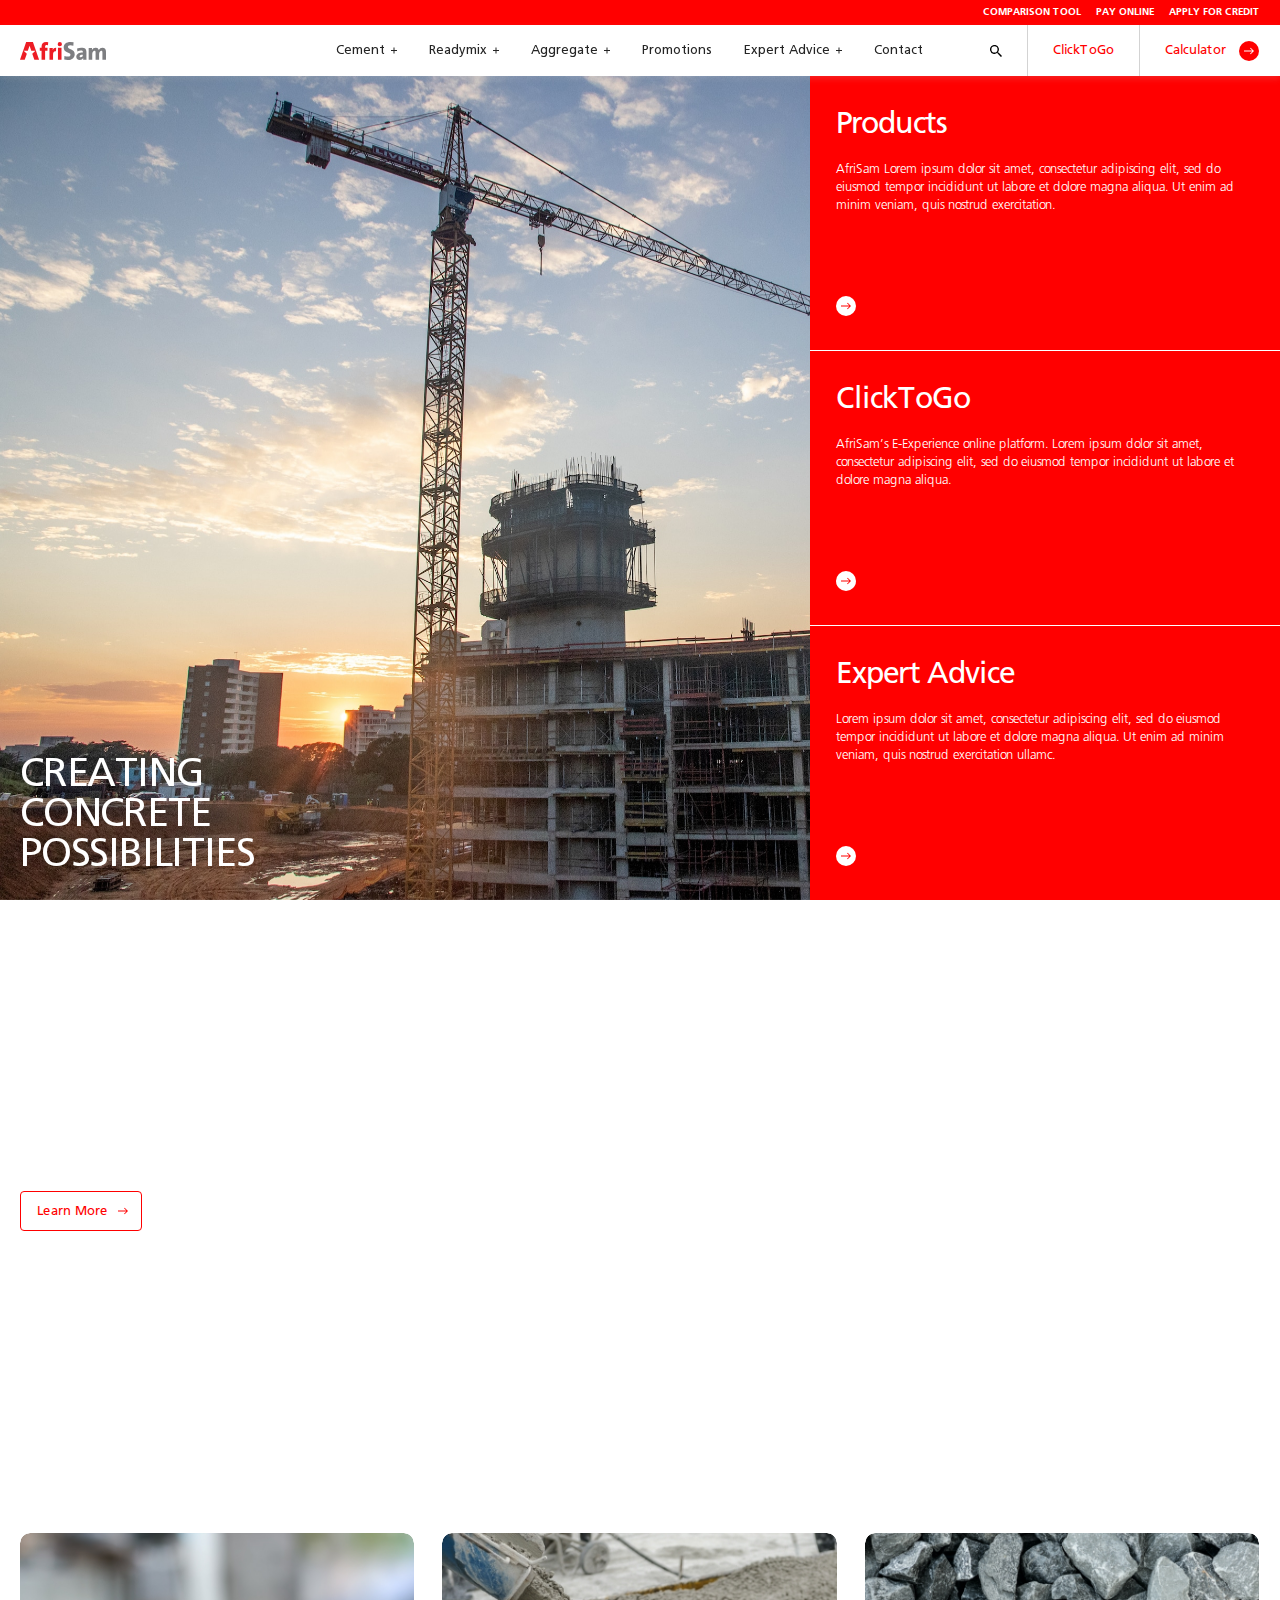
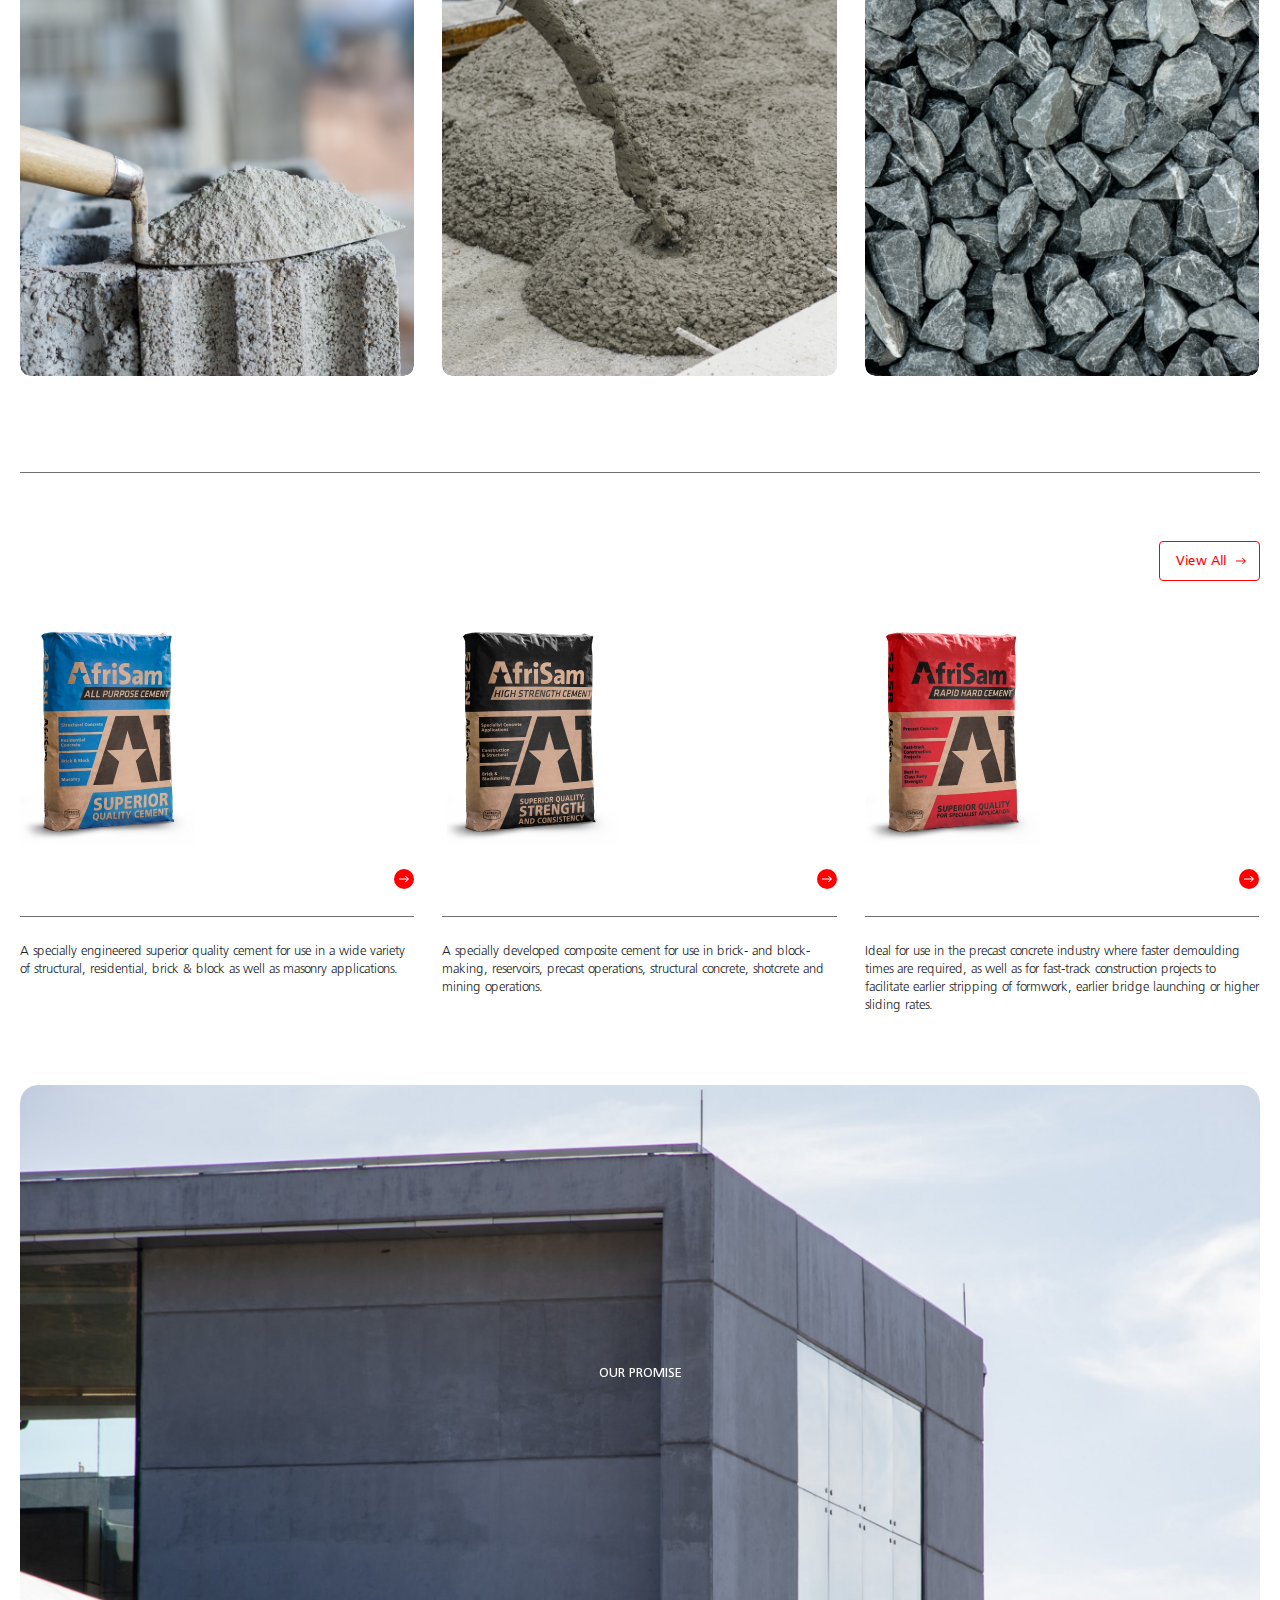
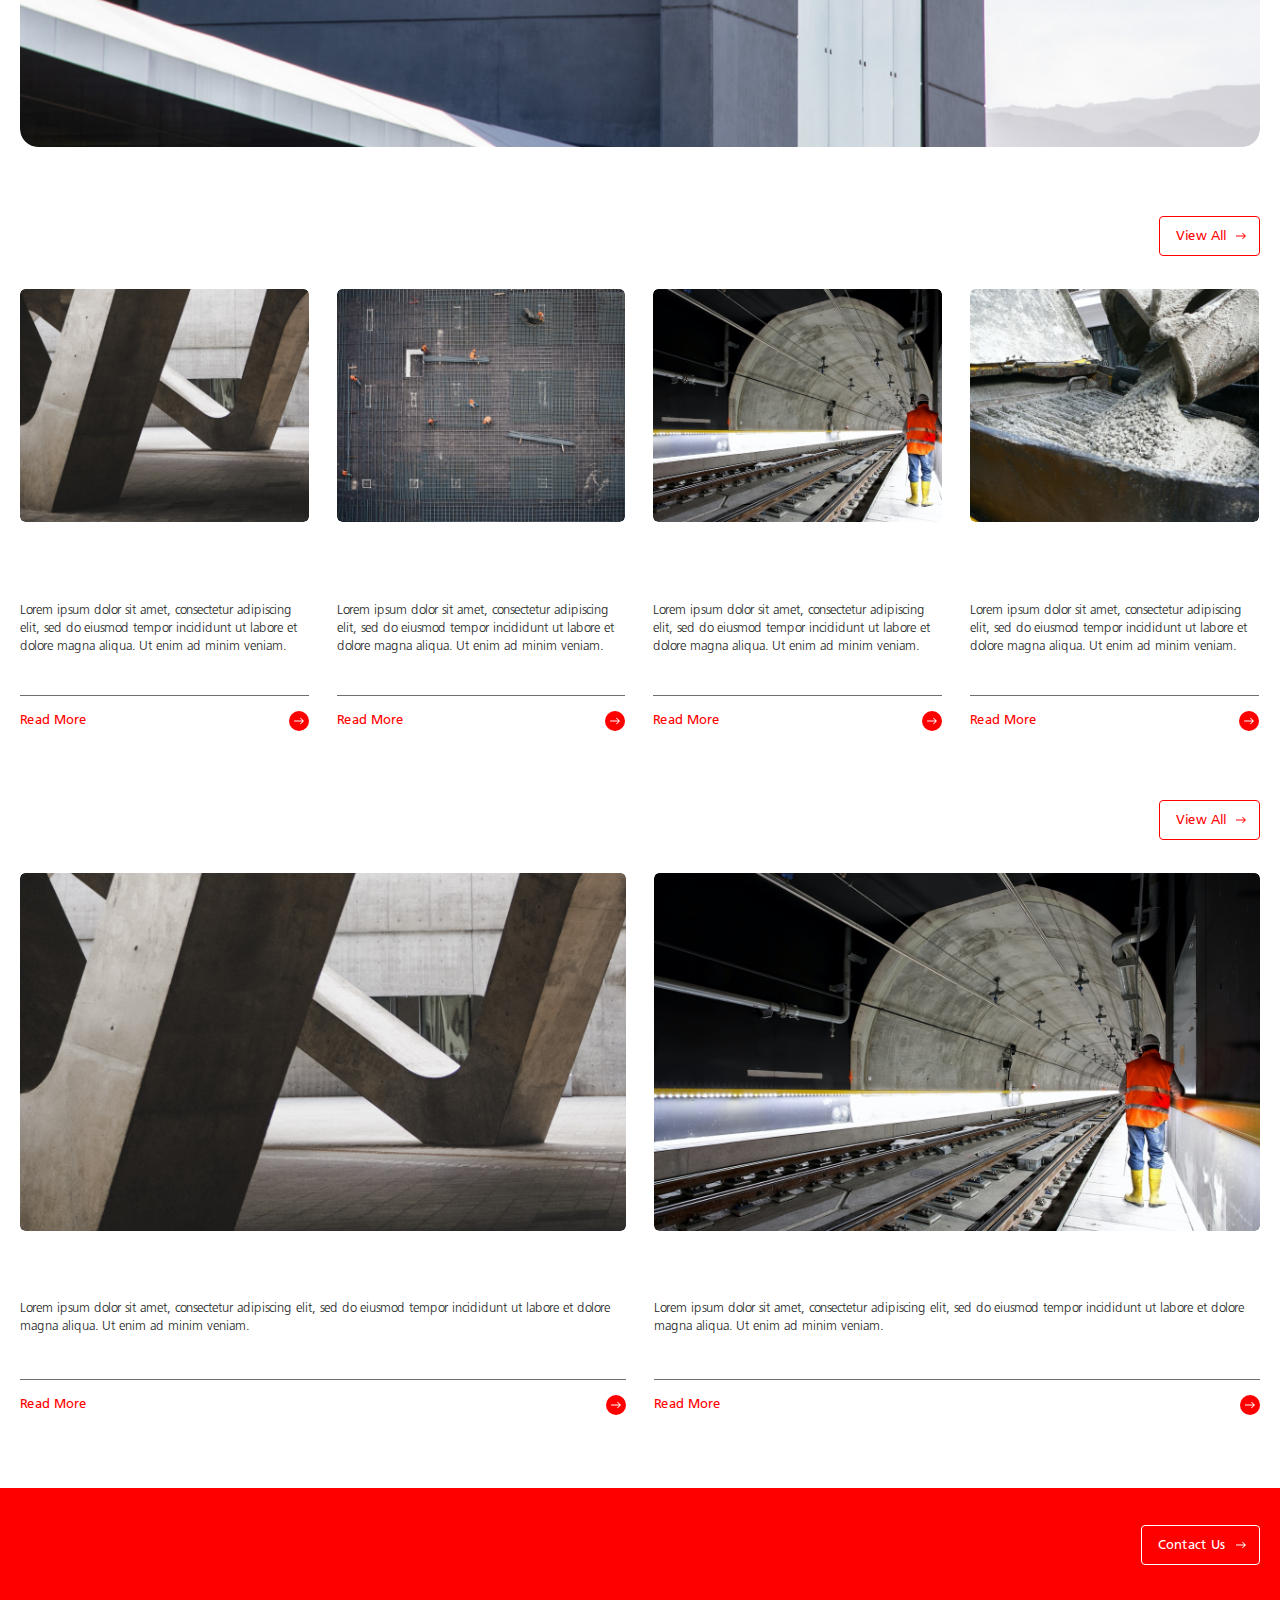
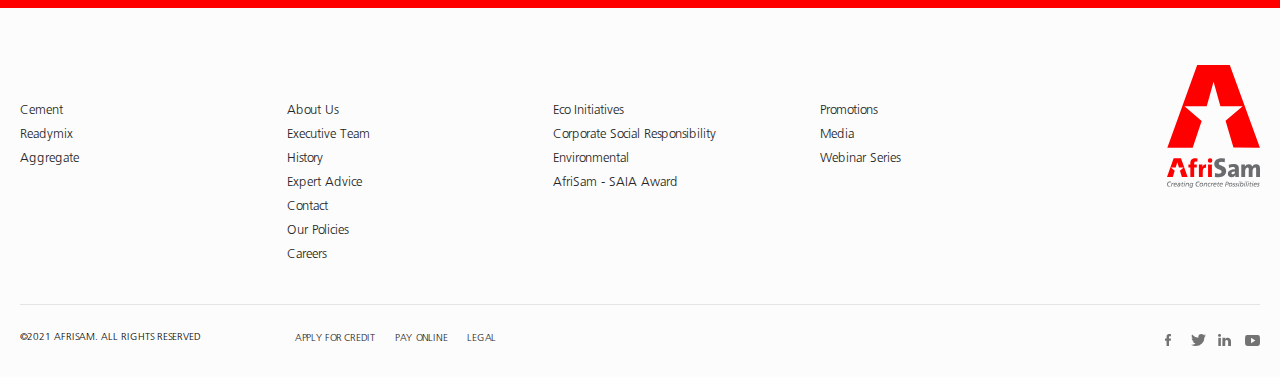
<file: index.html>
<!DOCTYPE html>
<html lang="en" >

<head>
    <meta charset="utf-8">
    <meta name="viewport" content="width=device-width, minimum-scale=1.0, maximum-scale=1.0, initial-scale=1.0, user-scalable=no">
    <meta name="format-detection" content="telephone=no">
    <title>AfriSam | Home</title>

    <link rel="icon" href="favicon/favicon.png" type="image/png" sizes="32x32">
    <link type="text/css" rel="stylesheet" href="css/slick-theme.min.css">
    <link type="text/css" rel="stylesheet" href="css/slick.min.css">
    <link type="text/css" rel="stylesheet" href="css/glider.min.css">
    <link type="text/css" rel="stylesheet" href="css/style.css">
</head>

<body>
    <main class="main-wrap">
        <!-- Beginning header section -->
        <header class="main-header-section">
            <div class="header-subnav red-bg">
                <div class="common-wrap clear">

                    <ul>
                        <li><a href="#">Comparison Tool</a></li>
                        <li><a href="#">Pay Online</a></li>
                        <li><a href="#">Apply for Credit</a></li>
                    </ul>
                </div>
            </div>
            <div class="main-header">
                <div class="common-wrap clear ">
                    <div class="header-inner">
                        <div class="logo-wrap">
                            <div class="main-logo">
                                <a href="index.html" class="logo"><img src="svgs/main-logo.svg" alt=""></a>
                            </div>
                            <div class="search-trigger">
                                <figure>
                                    <img src="svgs/ic-search.svg" alt="">
                                    <img src="svgs/ic_search.svg" alt="">
                                </figure>
                            </div>
                            <div class="phone-nav" id="phone-nav">
                                <div></div>
                            </div>
                        </div>
                        <div class="nav-wrap ">
                            <div class="nav-wrap-inner">

                                <nav class="main-nav">
                                    <ul>
                                        <li><a href="cement.html">Cement</a>

                                            <div class="sub-menu">
                                                <div class="sub-menu-innar flex-box">
                                                    <div class="common-wrap clear  flex-box">
                                                        <div class="sub-menu-content">
                                                            <h3>Cement</h3>
                                                            <ul>
                                                                <li><a href="cement.html">Complete Range <em>(10)</em></a>
                                                                    
                                                                </li>
                                                                <li><a href="cement.html">Cement <em>(6)</em></a>
                                                                    <div class="sub-sub-nav">
                                                                        <ul>
                                                                            <li><a href="product.html">All Purpose Cement</a></li>
                                                                            <li><a href="product.html">High Strength Cement</a></li>
                                                                            <li><a href="product.html">Rapid Hard Cement</a></li>
                                                                            <li><a href="product.html">Slagment</a></li>
                                                                            <li><a href="product.html">Starbuild</a></li>
                                                                            <li><a href="product.html">Roadstab Cement</a></li>
                                                                        </ul>
                                                                    </div>
                                                                </li>
                                                                <li><a href="cement.html">Premix <em>(4)</em></a>
                                                                    <div class="sub-sub-nav">
                                                                        <ul>
                                                                            <li><a href="product.html">Concrete Premix</a></li>
                                                                            <li><a href="product.html">Building Premix</a></li>
                                                                            <li><a href="product.html">Plaster Premix</a></li>
                                                                            <li><a href="product.html">Screed Premix</a></li>
                                                                        </ul>
                                                                    </div>
                                                                </li>
                                                                <li><a href="cement.html">Processes & FAQs <em>(3)</em>
                                                                    <div class="sub-sub-nav">
                                                                        <ul>
                                                                            <li><a href="product.html">Cement FAQ</a></li>
                                                                            <li><a href="product.html">C-Tech</a></li>
                                                                            <li><a href="product.html">Cement Manufacturing Process</a></li>
                                                                        </ul>
                                                                    </div>
                                                                    </a></li>
                                                            </ul>
                                                        </div>
                                                        <div class="sub-menu-thumb">
                                                            <figure>
                                                                <img src="img/submenu/nav-dropdown_img@2x.png" srcset="img/submenu/nav-dropdown_img.png 640w, img/submenu/nav-dropdown_img@2x.png 1025w, img/submenu/nav-dropdown_img@3x.png 1600w" sources="(min-width:1920px)640w, 1025w, 1600w, 100vw" alt="Hero">
                                                            </figure>
                                                        </div>
                                                    </div>
                                                </div>
                                            </div>
                                        </li>
                                        <li><a href="readymix.html">Readymix</a>
                                            <div class="sub-menu">
                                                <div class="sub-menu-innar flex-box">
                                                    <div class="common-wrap clear  flex-box">
                                                        <div class="sub-menu-content">
                                                            <h3>Readymix</h3>
                                                            <ul>
                                                                <li><a href="readymix.html">Complete Range <em>(11)</em></a>
                                                                    
                                                                </li>
                                                                <li><a href="readymix.html">General Purpose <em>(1)</em></a>
                                                                    <div class="sub-sub-nav">
                                                                        <ul>
                                                                            <li><a href="readymix-product.html">Starmix</a></li>
                                                                        </ul>
                                                                    </div>
                                                                </li>
                                                                <li><a href="readymix.html">Structural Mixes <em>(5)</em></a>
                                                                    <div class="sub-sub-nav">
                                                                        <ul>
                                                                            <li><a href="readymix-product.html">Foundation Mix</a></li>
                                                                            <li><a href="readymix-product.html">Suspended Slab Mix</a></li>
                                                                            <li><a href="readymix-product.html">Surface Bed Mix</a></li>
                                                                            <li><a href="readymix-product.html">Column Mix</a></li>
                                                                            <li><a href="readymix-product.html">Post-tension Mix</a></li>
                                                                            <li><a href="readymix-product.html">Retainer Mix</a></li>
                                                                        </ul>
                                                                    </div>
                                                                </li>
                                                                <li><a href="readymix.html">Specialised Mixes <em>(5)</em>
                                                                    <div class="sub-sub-nav">
                                                                        <ul>
                                                                            <li><a href="readymix-product.html">Flowcrete</a></li>
                                                                            <li><a href="readymix-product.html">Poolmix</a></li>
                                                                            <li><a href="readymix-product.html">Trenchcrete</a></li>
                                                                            <li><a href="readymix-product.html">Hydrafil</a></li>
                                                                        </ul>
                                                                    </div>
                                                                    </a></li>
                                                                <li><a href="readymix.html">Processes & FAQs <em>(5)</em>
                                                                    <div class="sub-sub-nav">
                                                                        <ul>
                                                                            <li><a href="readymix-product.html">Readymix FAQ</a></li>
                                                                            <li><a href="readymix-product.html">Eco Readymix</a></li>
                                                                            <li><a href="readymix-product.html">Customised Mixes</a></li>
                                                                        </ul>
                                                                    </div>
                                                                    </a></li>
                                                            </ul>
                                                        </div>
                                                        <div class="sub-menu-thumb">
                                                            <figure>
                                                                <img src="img/submenu/nav-dropdown_img@2x.png" srcset="img/submenu/nav-dropdown_img.png 640w, img/submenu/nav-dropdown_img@2x.png 1025w, img/submenu/nav-dropdown_img@3x.png 1600w" sources="(min-width:1920px)640w, 1025w, 1600w, 100vw" alt="Hero">
                                                            </figure>
                                                        </div>
                                                    </div>
                                                </div>
                                            </div>
                                        </li>
                                        <li><a href="aggregate.html">Aggregate</a>
                                            <div class="sub-menu">
                                                <div class="sub-menu-innar flex-box">
                                                    <div class="common-wrap clear  flex-box">
                                                        <div class="sub-menu-content">
                                                            <h3>Aggregate</h3>
                                                            <ul>
                                                                <li><a href="aggregate.html">Complete Range <em>(4)</em></a></li>
                                                                <li><a href="aggregate.html">Road Stone</a></li>
                                                                <li><a href="aggregate.html">Concrete Aggregate</a></li>
                                                                <li><a href="aggregate.html">Road Layer Works</a></li>
                                                                <li><a href="aggregate.html">Speciality Aggregate</a></li>
                                                                <li><a href="aggregate.html">Aggregate FAQs</a></li>
                                                            </ul>
                                                        </div>
                                                        <div class="sub-menu-thumb">
                                                            <figure>
                                                                <img src="img/submenu/nav-dropdown_img@2x.png" srcset="img/submenu/nav-dropdown_img.png 640w, img/submenu/nav-dropdown_img@2x.png 1025w, img/submenu/nav-dropdown_img@3x.png 1600w" sources="(min-width:1920px)640w, 1025w, 1600w, 100vw" alt="Hero">
                                                            </figure>
                                                        </div>
                                                    </div>
                                                </div>
                                            </div>
                                        </li>
                                        <li><a href="#">Promotions</a></li>
                                        <li><a href="expert-advice.html">Expert Advice</a>
                                            <div class="sub-menu">
                                                <div class="sub-menu-innar flex-box">
                                                    <div class="common-wrap clear flex-box">
                                                        <div class="sub-menu-content">
                                                            <h3>Expert advice</h3>
                                                            <ul>
                                                                <li><a href="expert-advice.html">How To Guides <em>(10)</em></a>
                                                                    
                                                                </li>
                                                                <li><a href="expert-advice.html">Design & Build Trends <em>(6)</em></a>
                                                                    
                                                                </li>
                                                                <li><a href="expert-advice.html">Inspiration Pieces <em>(4)</em></a>
                                                                    
                                                                </li>
                                                                <li><a href="ethought-leadership.html">Thought Leadership <em>(3)</em>
                                                                    
                                                                    </a></li>
                                                            </ul>
                                                        </div>
                                                        <div class="sub-menu-thumb">
                                                            <figure>
                                                                <img src="img/submenu/nav-dropdown_img@2x.png" srcset="img/submenu/nav-dropdown_img.png 640w, img/submenu/nav-dropdown_img@2x.png 1025w, img/submenu/nav-dropdown_img@3x.png 1600w" sources="(min-width:1920px)640w, 1025w, 1600w, 100vw" alt="Hero">
                                                            </figure>
                                                        </div>
                                                    </div>
                                                </div>
                                            </div>
                                        </li>
                                        <li><a href="#">Contact</a></li>
                                    </ul>
                                    <div class="subnav-apply-credit">
                                        <ul>
                                            <li><a href="#">Comparison Tool</a></li>
                                            <li><a href="#">Pay Online</a></li>
                                            <li><a href="#">Apply for Credit</a></li>
                                        </ul>
                                    </div>
                                </nav>
                                <nav class="sidenav-nav">
                                    <ul>
                                        <li class="search-icon"><a href="#">
                                            <img src="svgs/ic-search.svg" alt="">
                                            <img src="svgs/ic_search.svg" alt="">
                                            </a></li>
                                        <li><a href="#">ClickToGo</a></li>
                                        <li><a href="calculator.html">Calculator
                                            <div class="circle-btn">
                                                <figure class="cta-rect-circle">
                                                    <img src="svgs/ic-plain-white-right-arrow.svg" alt="">
                                                </figure>
                                                <figure class="cta-rect-circle-animate">
                                                    <img src="svgs/ic-plain-white-right-arrow.svg" alt="">
                                                </figure>
                                            </div>
                                            </a>
                                        </li>
                                    </ul>
                                </nav>
                            </div>

                        </div>
                    </div>

                </div>
            </div>
        </header>
        <!-- //End header section -->

        <!-- Beginning main content section -->
        <section class="main-content-wrap home">
            <section class="hero-wrap ">
                <div class="hero-bg">
                    <figure>
                        <img src="img/hero_img@2x.jpg" srcset="img/hero_img.jpg 640w, img/hero_img@2x.jpg 1025w, img/hero_img@2x.jpg 1600w" sources="(min-width:1920px)640w, 1025w, 1600w, 100vw" alt="Hero">
                    </figure>
                </div>
                <div class="hero-sidebar">
                   <div class="common-wrap clear">
                       <div class="hero-title anim-el">
                           <h2>Creating Concrete Possibilities</h2>
                       </div>
                   </div>
                    <div class="side-bar-wrap flex">
                        <div class="side-bar circle-btn-hover">
                            <h3 class="anim-el">Products</h3>
                            <p>AfriSam Lorem ipsum dolor sit amet, consectetur adipiscing elit, sed do eiusmod tempor incididunt ut labore et dolore magna aliqua. Ut enim ad minim veniam, quis nostrud exercitation.</p>
                            <a href="cement.html" class="circle-white">
                                <div class="circle-btn">
                                    <figure class="cta-rect-circle">
                                        <img src="svgs/ic-plain-red-right-arrow.svg" alt="">
                                    </figure>
                                    <figure class="cta-rect-circle-animate">
                                        <img src="svgs/ic-plain-red-right-arrow.svg" alt="">
                                    </figure>
                                </div>
                            </a>
                            <a href="cement.html" class="circle-red">
                                <div class="circle-btn">
                                    <figure class="cta-rect-circle">
                                        <img src="svgs/ic-plain-white-right-arrow.svg" alt="">
                                    </figure>
                                    <figure class="cta-rect-circle-animate">
                                        <img src="svgs/ic-plain-white-right-arrow.svg" alt="">
                                    </figure>
                                </div>
                            </a>
                        </div>
                        <div class="side-bar circle-btn-hover">
                            <h3>ClickToGo</h3>
                            <p>AfriSam’s E-Experience online platform. Lorem ipsum dolor sit amet, consectetur adipiscing elit, sed do eiusmod tempor incididunt ut labore et dolore magna aliqua. </p>
                            <a href="#" class="circle-white">
                                <div class="circle-btn">
                                    <figure class="cta-rect-circle">
                                        <img src="svgs/ic-plain-red-right-arrow.svg" alt="">
                                    </figure>
                                    <figure class="cta-rect-circle-animate">
                                        <img src="svgs/ic-plain-red-right-arrow.svg" alt="">
                                    </figure>
                                </div>
                            </a>
                            <a href="#" class="circle-red">
                                <div class="circle-btn">
                                    <figure class="cta-rect-circle">
                                        <img src="svgs/ic-plain-white-right-arrow.svg" alt="">
                                    </figure>
                                    <figure class="cta-rect-circle-animate">
                                        <img src="svgs/ic-plain-white-right-arrow.svg" alt="">
                                    </figure>
                                </div>
                            </a>
                        </div>
                        <div class="side-bar circle-btn-hover">
                            <h3>Expert Advice</h3>
                            <p>Lorem ipsum dolor sit amet, consectetur adipiscing elit, sed do eiusmod tempor incididunt ut labore et dolore magna aliqua. Ut enim ad minim veniam, quis nostrud exercitation ullamc.</p>
                            <a href="expert-advice.html" class="circle-white">
                                <div class="circle-btn">
                                    <figure class="cta-rect-circle">
                                        <img src="svgs/ic-plain-red-right-arrow.svg" alt="">
                                    </figure>
                                    <figure class="cta-rect-circle-animate">
                                        <img src="svgs/ic-plain-red-right-arrow.svg" alt="">
                                    </figure>
                                </div>
                            </a>
                            <a href="expert-advice.html" class="circle-red">
                                <div class="circle-btn">
                                    <figure class="cta-rect-circle">
                                        <img src="svgs/ic-plain-white-right-arrow.svg" alt="">
                                    </figure>
                                    <figure class="cta-rect-circle-animate">
                                        <img src="svgs/ic-plain-white-right-arrow.svg" alt="">
                                    </figure>
                                </div>
                            </a>
                        </div>
                    </div>
                </div>
            </section>

            <section class="category-card-wrap">
                <div class="common-wrap clear">
                    <div class="large-scroll-text-wrap">
                        <div class="intro_paragraph">
                            <h2>AfriSam is a leading supplier of superior quality construction materials and technical solutions such as cement, aggregate and Readymix concrete.</h2>

                        </div>
                        <div class="learn-more-btn">
                            <a href="about-confirmed.html" class="btn transparent-bg btn-arrow">
                                <span>Learn More</span>
                                <figure class="cta-rect-arrow-right__arrow">
                                    <img src="svgs/ic-plain-red-right-arrow.svg" alt="">
                                </figure>
                                <figure class="cta-rect-arrow-right__arrow-hover">
                                    <img src="svgs/ic-plain-red-right-arrow.svg" alt="">
                                </figure>
                            </a>
                        </div>
                        <div class="large-scroll-text" speed=100>
                            <div class='scrolling-text'>
                                <h2 class="scrolling-text-content" id="scrollingText"><em> - Our Products </em><em> - Our Products </em><em> - Our Products </em><em> - Our Products </em><em> - Our Products </em><em> - Our Products </em><em> - Our Products </em><em> - Our Products </em><em> - Our Products </em><em> - Our Products </em><em> - Our Products </em><em> - Our Products </em><em> - Our Products </em><em> - Our Products </em><em> - Our Products </em><em> - Our Products </em><em> - Our Products </em><em> - Our Products </em><em> - Our Products </em><em> - Our Products </em><em> - Our Products </em><em> - Our Products </em><em> - Our Products </em><em> - Our Products </em><em> - Our Products </em><em> - Our Products </em><em> - Our Products </em><em> - Our Products </em></h2>
                            </div>
                        </div>
                    </div>
                    <div class="category-card-item-wrap zoom-image flex">
                        <a href="cement.html" class="category-card-item">
                            <picture>
                                <source media="(min-width: 481px)" srcset="img/category-card_img@2x.jpg" sizes="100vw">
                                <source media="(max-width: 480px)" srcset="img/category-card_img@2x-mobi.png" sizes="100vw">
                                <img src="img/category-card_img@2x.jpg" srcset="img/category-card_img@2x-mobi.png, img/category-card_img@2x.jpg" sizes="100vw" alt="">
                            </picture>
                            <h4>Cement</h4>
                        </a>
                        <a href="readymix.html" class="category-card-item">
                            <picture>
                                <source media="(min-width: 481px)" srcset="img/category-card_img2.jpg" sizes="100vw">
                                <source media="(max-width: 480px)" srcset="img/category-card_img2@2x-mobi.png" sizes="100vw">
                                <img src="img/category-card_img2.jpg" srcset="img/category-card_img@2x-mobi.png, img/category-card_img2.jpg" sizes="100vw" alt="">
                            </picture>

                            <h4>Readymix</h4>
                        </a>
                        <a href="aggregate.html" class="category-card-item">
                            <picture>
                                <source media="(min-width: 481px)" srcset="img/category-card_img3@2x.jpg" sizes="100vw">
                                <source media="(max-width: 480px)" srcset="img/category-card_img3@2x-mobi.png" sizes="100vw">
                                <img src="img/category-card_img3@2x.jpg" srcset="img/category-card_img@2x-mobi.png, img/category-card_img3@2x.jpg" sizes="100vw" alt="">
                            </picture>
                            <h4>Aggregate</h4>
                        </a>
                    </div>
                </div>
            </section>

            <section class="product-wrap">
                <div class="common-wrap clear">
                    <div class="product-intro">
                        <h3>Cement Range</h3>
                        <div class="view-all-btn">
                            <a href="cement.html" class="btn transparent-bg btn-arrow">
                                <span>View All</span>
                                <figure class="cta-rect-arrow-right__arrow">
                                    <img src="svgs/ic-plain-red-right-arrow.svg" alt="">
                                </figure>
                                <figure class="cta-rect-arrow-right__arrow-hover">
                                    <img src="svgs/ic-plain-red-right-arrow.svg" alt="">
                                </figure>
                            </a>
                        </div>
                    </div>
                    <div class="product-card-wrap zoom-image zoom-image-half flex" id="product-slider">
                        <a href="product.html" class="product-card circle-btn-hover align-content flex">
                            <div class="product-card-inner">
                                <figure>
                                    <img src="img/product-card_img1@2x.jpg" srcset="img/product-card_img1.jpg 640w, img/product-card_img1@2x.jpg 1025w, img/product-card_img1@2x.jpg 1600w" sources="(min-width:1920px)640w, 1025w, 1600w, 100vw" alt="Hero">
                                </figure>
                                <div class="product-card-content align-content-inner">
                                    <div class="product-title">
                                        <h4>All Purpose Cement</h4>
                                        <div class="circle-red">
                                            <div class="circle-btn">
                                                <figure class="cta-rect-circle">
                                                    <img src="svgs/ic-plain-white-right-arrow.svg" alt="">
                                                </figure>
                                                <figure class="cta-rect-circle-animate">
                                                    <img src="svgs/ic-plain-white-right-arrow.svg" alt="">
                                                </figure>
                                            </div>
                                        </div>
                                    </div>
                                    <div class="product-card-description">
                                        <p>A specially engineered superior quality cement for use in a wide variety of structural, residential, brick & block as well as masonry applications. </p>
                                    </div>
                                </div>
                            </div>
                        </a>
                        <a href="product.html" class="product-card circle-btn-hover align-content flex">
                            <div class="product-card-inner">
                                <figure>
                                    <img src="img/product-card_img2@2x.jpg" srcset="img/product-card_img2.jpg 640w, img/product-card_img2@2x.jpg 1025w, img/product-card_img2@2x.jpg 1600w" sources="(min-width:1920px)640w, 1025w, 1600w, 100vw" alt="Hero">
                                </figure>
                                <div class="product-card-content align-content-inner">
                                    <div class="product-title">
                                        <h4>High Strength Cement</h4>
                                        <div class="circle-red">
                                            <div class="circle-btn">
                                                <figure class="cta-rect-circle">
                                                    <img src="svgs/ic-plain-white-right-arrow.svg" alt="">
                                                </figure>
                                                <figure class="cta-rect-circle-animate">
                                                    <img src="svgs/ic-plain-white-right-arrow.svg" alt="">
                                                </figure>
                                            </div>
                                        </div>
                                    </div>
                                    <div class="product-card-description">
                                        <p>A specially developed composite cement for use in brick- and block-making, reservoirs, precast operations, structural concrete, shotcrete and mining operations.</p>
                                    </div>
                                </div>
                            </div>
                        </a>
                        <a href="product.html" class="product-card circle-btn-hover align-content flex">
                            <div class="product-card-inner">
                                <figure>
                                    <img src="img/product-card_img3@2x.jpg" srcset="img/product-card_img3.jpg 640w, img/product-card_img3@2x.jpg 1025w, img/product-card_img3@2x.jpg 1600w" sources="(min-width:1920px)640w, 1025w, 1600w, 100vw" alt="Hero">
                                </figure>
                                <div class="product-card-content align-content-inner">
                                    <div class="product-title">
                                        <h4>Rapid Hard Cement</h4>
                                        <div class="circle-red">
                                            <div class="circle-btn">
                                                <figure class="cta-rect-circle">
                                                    <img src="svgs/ic-plain-white-right-arrow.svg" alt="">
                                                </figure>
                                                <figure class="cta-rect-circle-animate">
                                                    <img src="svgs/ic-plain-white-right-arrow.svg" alt="">
                                                </figure>
                                            </div>
                                        </div>
                                    </div>
                                    <div class="product-card-description">
                                        <p>Ideal for use in the precast concrete industry where faster demoulding times are required, as well as for fast-track construction projects to facilitate earlier stripping of formwork, earlier bridge launching or higher sliding rates.</p>
                                    </div>
                                </div>
                            </div>
                        </a>
                    </div>
                </div>
            </section>

            <section class="image-break-wrap">
                <div class="common-wrap clear">
                    <div class="image-break zoom-image">
                        <figure>
                            <img src="img/image-break_img@2x.jpg" srcset="img/image-break_img.jpg 640w, img/image-break_img@2x.jpg 1025w, img/image-break_img@2x.jpg 1600w" sources="(min-width:1920px)640w, 1025w, 1600w, 100vw" alt="Hero">
                        </figure>
                        <div class="image-break-content">
                            <em>Our Promise</em>
                            <h3>Trust and reliability for your every building need</h3>
                        </div>
                    </div>
                </div>
            </section>

            <section class="expert-advice-wrap">
                <div class="common-wrap clear">
                    <div class="latest-news-intro">
                        <h3>Expert Advice</h3>
                        <div class="view-all-btn">
                            <a href="product.html" class="btn transparent-bg btn-arrow">
                                <span>View All</span>
                                <figure class="cta-rect-arrow-right__arrow">
                                    <img src="svgs/ic-plain-red-right-arrow.svg" alt="">
                                </figure>
                                <figure class="cta-rect-arrow-right__arrow-hover">
                                    <img src="svgs/ic-plain-red-right-arrow.svg" alt="">
                                </figure>
                            </a>
                        </div>
                    </div>
                    <div class="expert-advice-card-wrap zoom-image flex" id="expert-advice-card-wrap">
                        <a href="blog-article.html" class="expert-advice-card circle-btn-hover align-content flex">
                            <div>
                                <figure>
                                    <img src="img/expert-advice_card_img1@2x.jpg" srcset="img/expert-advice_card_img1.jpg 640w, img/expert-advice_card_img1@2x.jpg 1025w, img/expert-advice_card_img1@2x.jpg 1600w" sources="(min-width:1920px)640w, 1025w, 1600w, 100vw" alt="Hero">
                                </figure>
                                <div class="expert-advice-card-title align-content-inner">
                                    <h4>Advanced manufacturing in the
                                        classroom</h4>
                                    <p>Lorem ipsum dolor sit amet, consectetur adipiscing elit, sed do eiusmod tempor incididunt ut labore et dolore magna aliqua. Ut enim ad minim veniam.</p>
                                </div>
                                <div class="expert-advice-card-read">
                                     <div class="link-inner-wrap">
                                        <em>Read More</em>
                                        <div class="circle-red">
                                            <div class="circle-btn">
                                                <figure class="cta-rect-circle">
                                                    <img src="svgs/ic-plain-white-right-arrow.svg" alt="">
                                                </figure>
                                                <figure class="cta-rect-circle-animate">
                                                    <img src="svgs/ic-plain-white-right-arrow.svg" alt="">
                                                </figure>
                                            </div>
                                        </div>
                                    </div>
                                </div>
                            </div>
                        </a>
                        <a href="blog-article-with-images.html" class="expert-advice-card circle-btn-hover align-content flex">
                            <div>
                                <figure>
                                    <img src="img/expert-advice_card_img2@2x.jpg" srcset="img/expert-advice_card_img2.jpg 640w, img/expert-advice_card_img2@2x.jpg 1025w, img/expert-advice_card_img2@2x.jpg 1600w" sources="(min-width:1920px)640w, 1025w, 1600w, 100vw" alt="Hero">
                                </figure>
                                <div class="expert-advice-card-title align-content-inner">
                                    <h4>Advanced manufacturing in the
                                        classroom</h4>
                                    <p>Lorem ipsum dolor sit amet, consectetur adipiscing elit, sed do eiusmod tempor incididunt ut labore et dolore magna aliqua. Ut enim ad minim veniam.</p>
                                </div>
                                <div class="expert-advice-card-read">
                                     <div class="link-inner-wrap">
                                        <em>Read More</em>
                                        <div class="circle-red">
                                            <div class="circle-btn">
                                                <figure class="cta-rect-circle">
                                                    <img src="svgs/ic-plain-white-right-arrow.svg" alt="">
                                                </figure>
                                                <figure class="cta-rect-circle-animate">
                                                    <img src="svgs/ic-plain-white-right-arrow.svg" alt="">
                                                </figure>
                                            </div>
                                        </div>
                                    </div>
                                </div>
                            </div>
                        </a>
                        <a href="blog-article-with-images.html" class="expert-advice-card circle-btn-hover align-content flex">
                            <div>
                                <figure>
                                    <img src="img/expert-advice_card_img3@2x.jpg" srcset="img/expert-advice_card_img3.jpg 640w, img/expert-advice_card_img3@2x.jpg 1025w, img/expert-advice_card_img3@2x.jpg 1600w" sources="(min-width:1920px)640w, 1025w, 1600w, 100vw" alt="Hero">
                                </figure>
                                <div class="expert-advice-card-title align-content-inner">
                                    <h4>Advanced manufacturing in the
                                        classroom</h4>
                                    <p>Lorem ipsum dolor sit amet, consectetur adipiscing elit, sed do eiusmod tempor incididunt ut labore et dolore magna aliqua. Ut enim ad minim veniam.</p>
                                </div>
                                <div class="expert-advice-card-read">
                                     <div class="link-inner-wrap">
                                        <em>Read More</em>
                                        <div class="circle-red">
                                            <div class="circle-btn">
                                                <figure class="cta-rect-circle">
                                                    <img src="svgs/ic-plain-white-right-arrow.svg" alt="">
                                                </figure>
                                                <figure class="cta-rect-circle-animate">
                                                    <img src="svgs/ic-plain-white-right-arrow.svg" alt="">
                                                </figure>
                                            </div>
                                        </div>
                                    </div>
                                </div>
                            </div>
                        </a>
                        <a href="blog-article-with-images.html" class="expert-advice-card circle-btn-hover align-content flex">
                            <div>
                                <figure>
                                    <img src="img/expert-advice_card_img4@2x.jpg" srcset="img/expert-advice_card_img4.jpg 640w, img/expert-advice_card_img4@2x.jpg 1025w, img/expert-advice_card_img4@2x.jpg 1600w" sources="(min-width:1920px)640w, 1025w, 1600w, 100vw" alt="Hero">
                                </figure>
                                <div class="expert-advice-card-title align-content-inner">
                                    <h4>Advanced manufacturing in the
                                        classroom</h4>
                                    <p>Lorem ipsum dolor sit amet, consectetur adipiscing elit, sed do eiusmod tempor incididunt ut labore et dolore magna aliqua. Ut enim ad minim veniam.</p>
                                </div>
                                <div class="expert-advice-card-read">
                                     <div class="link-inner-wrap">
                                        <em>Read More</em>
                                        <div class="circle-red">
                                            <div class="circle-btn">
                                                <figure class="cta-rect-circle">
                                                    <img src="svgs/ic-plain-white-right-arrow.svg" alt="">
                                                </figure>
                                                <figure class="cta-rect-circle-animate">
                                                    <img src="svgs/ic-plain-white-right-arrow.svg" alt="">
                                                </figure>
                                            </div>
                                        </div>
                                    </div>
                                </div>
                            </div>
                        </a>
                    </div>
                </div>
            </section>


            <section class="latest-news-wrap">
                <div class="common-wrap clear">
                    <div class="latest-news-intro">
                        <h3>Latest News</h3>
                        <div class="view-all-btn">
                            <a href="expert-advice.html" class="btn transparent-bg btn-arrow">
                                <span>View All</span>
                                <figure class="cta-rect-arrow-right__arrow">
                                    <img src="svgs/ic-plain-red-right-arrow.svg" alt="">
                                </figure>
                                <figure class="cta-rect-arrow-right__arrow-hover">
                                    <img src="svgs/ic-plain-red-right-arrow.svg" alt="">
                                </figure>
                            </a>
                        </div>
                    </div>
                    <div class="latest-news-card-wrap zoom-image flex" id="latest-news-card-slider">
                        <a href="blog-article-with-images.html" class="latest-news-card circle-btn-hover flex align-content">
                            <div>
                                <picture>
                                    <source media="(min-width: 769px)" srcset="img/latest-news_card_img1@2x.jpg" sizes="100vw">
                                    <source media="(max-width: 768px)" srcset="img/expert-advice_card_img@2x.jpg" sizes="100vw">
                                    <img src="img/latest-news_card_img1@2x.jpg" srcset="img/expert-advice_card_img@2x.jpg, img/latest-news_card_img1@2x.jpg" sizes="100vw" alt="">
                                </picture>
                                <div class="latest-news-card-title align-content-inner">
                                    <h4>Advanced manufacturing in the classroom</h4>
                                    <p>Lorem ipsum dolor sit amet, consectetur adipiscing elit, sed do eiusmod tempor incididunt ut labore et dolore magna aliqua. Ut enim ad minim veniam.</p>
                                </div>
                                <div class="expert-advice-card-read">
                                    <div class="link-inner-wrap">
                                        <em>Read More</em>
                                        <div class="circle-red">
                                            <div class="circle-btn">
                                                <figure class="cta-rect-circle">
                                                    <img src="svgs/ic-plain-white-right-arrow.svg" alt="">
                                                </figure>
                                                <figure class="cta-rect-circle-animate">
                                                    <img src="svgs/ic-plain-white-right-arrow.svg" alt="">
                                                </figure>
                                            </div>
                                        </div>
                                    </div>
                                </div>
                            </div>

                        </a>
                        <a href="blog-article-with-images.html" class="latest-news-card circle-btn-hover flex align-content">
                            <div>
                                <picture>
                                    <source media="(min-width: 769px)" srcset="img/latest-news_card_img2@2x.jpg" sizes="100vw">
                                    <source media="(max-width: 768px)" srcset="img/expert-advice_card_img-2@2x.jpg" sizes="100vw">
                                    <img src="img/latest-news_card_img2@2x.jpg" srcset="img/expert-advice_card_img-2@2x.jpg, img/latest-news_card_img2@2x.jpg" sizes="100vw" alt="">
                                </picture>
                                <div class="latest-news-card-title align-content-inner">
                                    <h4>Advanced manufacturing in the classroom</h4>
                                    <p>Lorem ipsum dolor sit amet, consectetur adipiscing elit, sed do eiusmod tempor incididunt ut labore et dolore magna aliqua. Ut enim ad minim veniam.</p>
                                </div>
                                <div class="expert-advice-card-read">
                                    <div class="link-inner-wrap">
                                        <em>Read More</em>
                                        <div class="circle-red">
                                            <div class="circle-btn">
                                                <figure class="cta-rect-circle">
                                                    <img src="svgs/ic-plain-white-right-arrow.svg" alt="">
                                                </figure>
                                                <figure class="cta-rect-circle-animate">
                                                    <img src="svgs/ic-plain-white-right-arrow.svg" alt="">
                                                </figure>
                                            </div>
                                        </div>
                                    </div>
                                </div>
                            </div>

                        </a>
                        <a href="blog-article-with-images.html" class="latest-news-card circle-btn-hover flex align-content tablet">
                            <div>
                                <picture>
                                    <source media="(min-width: 769px)" srcset="img/latest-news_card_img1@2x.jpg" sizes="100vw">
                                    <source media="(max-width: 768px)" srcset="img/expert-advice_card_img@2x.jpg" sizes="100vw">
                                    <img src="img/latest-news_card_img1@2x.jpg" srcset="img/expert-advice_card_img@2x.jpg, img/latest-news_card_img1@2x.jpg" sizes="100vw" alt="">
                                </picture>
                                <div class="latest-news-card-title align-content-inner">
                                    <h4>Advanced manufacturing in the classroom</h4>
                                    <p>Lorem ipsum dolor sit amet, consectetur adipiscing elit, sed do eiusmod tempor incididunt ut labore et dolore magna aliqua. Ut enim ad minim veniam.</p>
                                </div>
                                <div class="expert-advice-card-read">
                                    <div class="link-inner-wrap">
                                        <em>Read More</em>
                                        <div class="circle-red">
                                            <div class="circle-btn">
                                                <figure class="cta-rect-circle">
                                                    <img src="svgs/ic-plain-white-right-arrow.svg" alt="">
                                                </figure>
                                                <figure class="cta-rect-circle-animate">
                                                    <img src="svgs/ic-plain-white-right-arrow.svg" alt="">
                                                </figure>
                                            </div>
                                        </div>
                                    </div>
                                </div>
                            </div>

                        </a>
                    </div>
                </div>
            </section>

            <section class="contact-bar-wrap red-bg">
                <div class="common-wrap clear">
                    <div class="contact-bar-inner flex-box flex-vertical-align">
                        <h3>We would like to hear from you.</h3>
                        <div class="view-all-btn">
                            <a href="product.html" class="btn transparent-white-bg btn-arrow">
                                <span>Contact Us</span>
                                <figure class="cta-rect-arrow-right__arrow">
                                    <img src="svgs/ic-plain-white-right-arrow.svg" alt="">
                                </figure>
                                <figure class="cta-rect-arrow-right__arrow-hover">
                                    <img src="svgs/ic-plain-white-right-arrow.svg" alt="">
                                </figure>
                            </a>
                        </div>
                    </div>
                </div>
            </section>

            

        </section>
        <!-- //End main content section -->

        <!-- Beginning footer section -->
        <footer class="main-footer-section">
            <div class="common-wrap clear ">
                <div class="footer-inner flex-box">
                    <div class="footer-logo order-2">
                        <a href="#">
                            <img src="svgs/footer-logo.svg" alt="">
                        </a>
                    </div>
                    <div class="footer-widget-wrap flex border-animation">
                        <div class="footer-widget">
                            <h5>Products</h5>
                            <ul>
                                <li>
                                    <a href="cement.html">Cement</a>
                                </li>
                                <li>
                                    <a href="readymix.html">Readymix</a>
                                </li>
                                <li>
                                    <a href="aggregate.html">Aggregate</a>
                                </li>
                            </ul>
                        </div>
                        <div class="footer-widget">
                            <h5>Company</h5>
                            <ul>
                                <li>
                                    <a href="about-confirmed.html">About Us</a>
                                </li>
                                <li>
                                    <a href="about-confirmed.html">Executive Team</a>
                                </li>
                                <li>
                                    <a href="history.html">History</a>
                                </li>
                                <li>
                                    <a href="expert-advice.html">Expert Advice</a>
                                </li>
                                <li>
                                    <a href="#">Contact</a>
                                </li>
                                <li>
                                    <a href="#">Our Policies</a>
                                </li>
                                <li>
                                    <a href="#">Careers</a>
                                </li>
                            </ul>
                        </div>
                        <div class="footer-widget">
                            <h5>Sustainability </h5>
                            <ul>
                                <li>
                                    <a href="#">Eco Initiatives</a>
                                </li>
                                <li>
                                    <a href="#">Corporate Social Responsibility</a>
                                </li>
                                <li>
                                    <a href="#">Environmental</a>
                                </li>
                                <li>
                                    <a href="#">AfriSam - SAIA Award</a>
                                </li>
                            </ul>
                        </div>
                        <div class="footer-widget">
                            <h5>Media </h5>
                            <ul>
                                <li>
                                    <a href="#">Promotions</a>
                                </li>
                                <li>
                                    <a href="#">Media</a>
                                </li>
                                <li>
                                    <a href="#">Webinar Series</a>
                                </li>
                            </ul>
                        </div>
                        <div class="footer-widget mobi">
                            <ul>
                                <li>
                                    <a href="#">Apply for Credit</a>
                                </li>
                                <li>
                                    <a href="#">Pay Online</a>
                                </li>
                                <li>
                                    <a href="#">Legal</a>
                                </li>
                            </ul>
                        </div>
                    </div>
                </div>
            </div>
            <div class="footer-bottom">
                <div class="common-wrap clear">
                    <div class="footer-bottom-inner flex-box">
                        <div class="footer-bottom-left flex-box border-animation">
                            <div class="footer-copyright">
                                <p>©2021 AfriSam. All rights reserved</p>

                            </div>
                            <div class="footer-extra-link">
                                <ul>
                                    <li> <a href="#">Apply for Credit</a> </li>
                                    <li> <a href="#">Pay Online</a> </li>
                                    <li> <a href="#">Legal</a> </li>
                                </ul>
                            </div>
                        </div>
                        <div class="footer-social">
                            <ul>
                                <li>
                                    <a href="#">
                                        <img class="default" src="svgs/social-facebook.svg" alt="">
                                        <img class="hoverd" src="svgs/Facebook.svg" alt="">
                                    </a>
                                </li>
                                <li>
                                    <a href="#">
                                        <img class="default" src="svgs/social-twitter.svg" alt="">
                                        <img class="hoverd" src="svgs/Twitter.svg" alt="">
                                    </a>
                                </li>
                                <li>
                                    <a href="#">
                                        <img class="default" src="svgs/social-linkedin.svg" alt="">
                                        <img class="hoverd" src="svgs/LinkedIn.svg" alt="">
                                    </a>
                                </li>
                                <li>
                                    <a href="#">
                                        <img class="default" src="svgs/social-youtube.svg" alt="">
                                        <img class="hoverd" src="svgs/Youtube.svg" alt="">
                                    </a>
                                </li>
                            </ul>
                        </div>
                    </div>
                </div>
            </div>
        </footer>
        <!-- //End main footer section -->
    </main>

    <script type="text/javascript" src="js/jquery-3.5.1.min.js"></script>
    <script type="text/javascript" src="js/slick.min.js"></script>
    <script type="text/javascript" src="js/headroom.js"></script>
    <script type="text/javascript" src="js/glider.min.js"></script>
    <script type="text/javascript" src="js/common-scripts.js" defer></script>
</body>

</html>
</file>
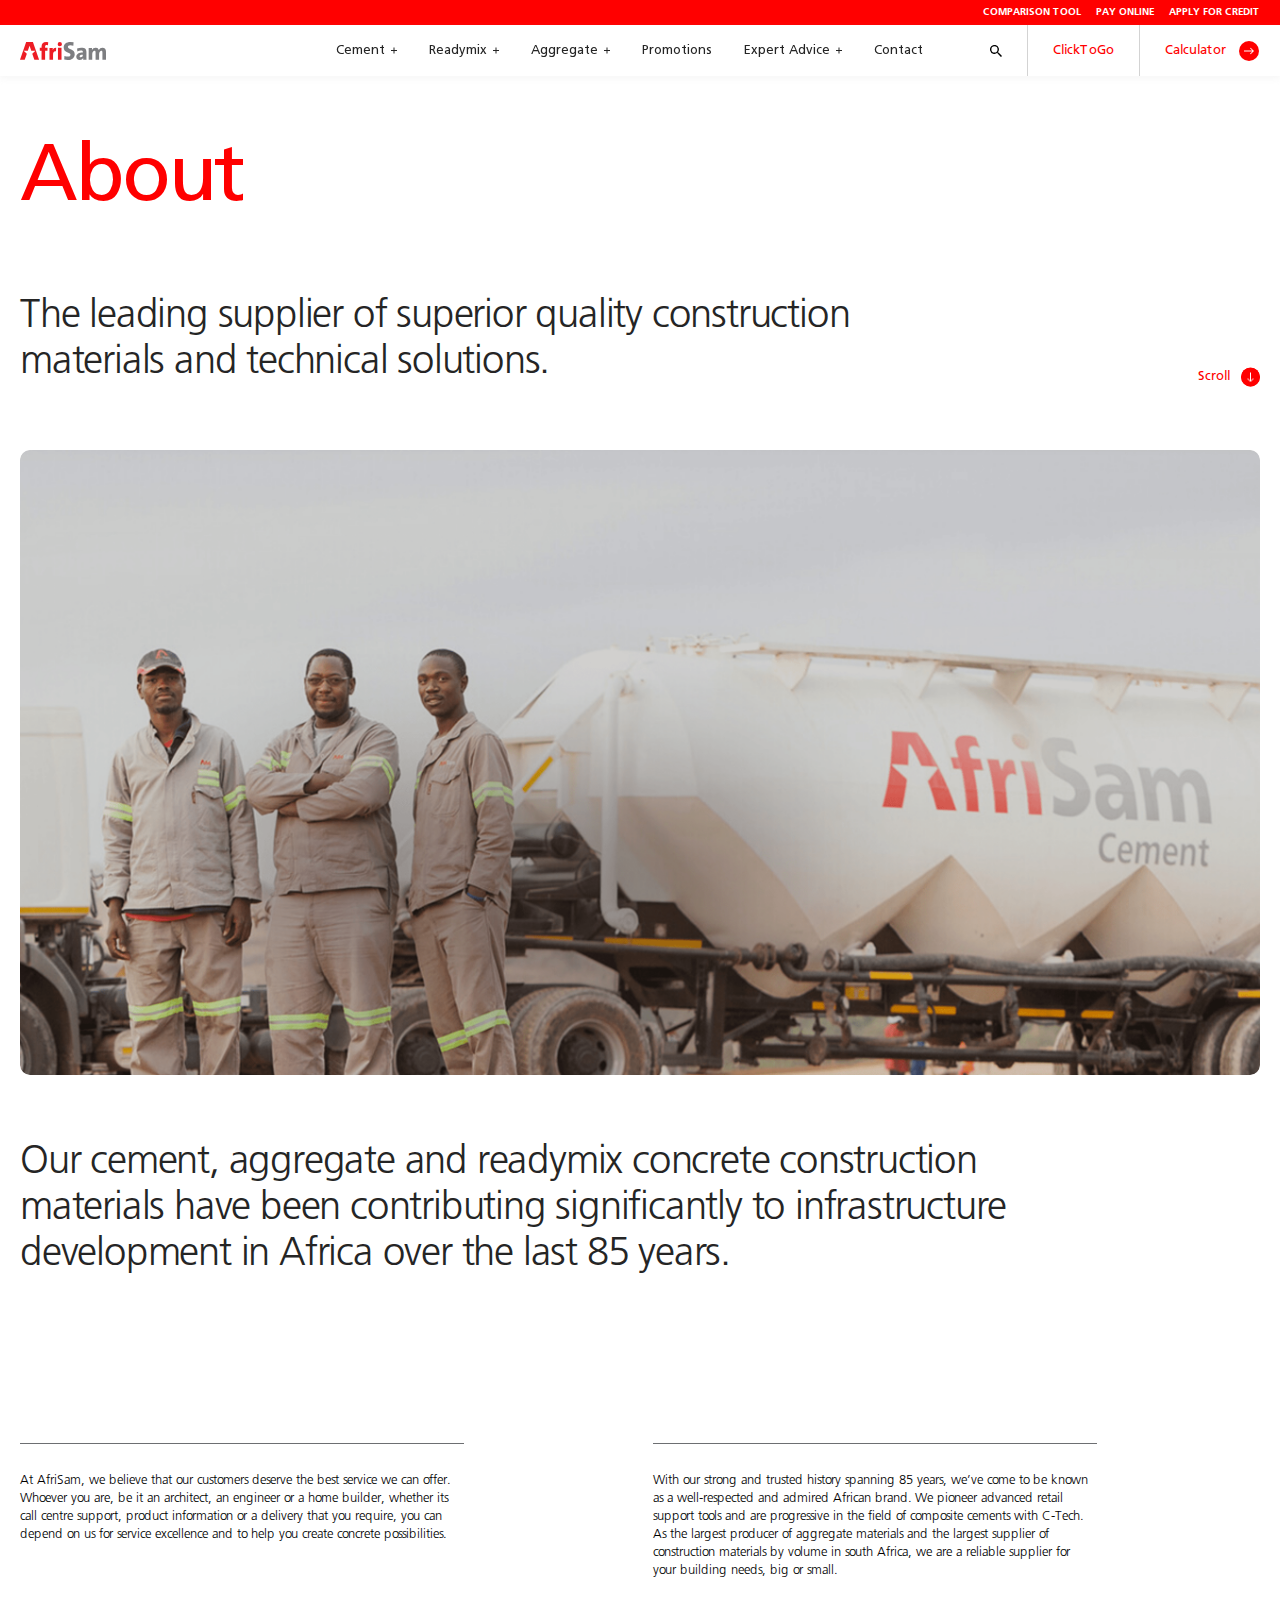
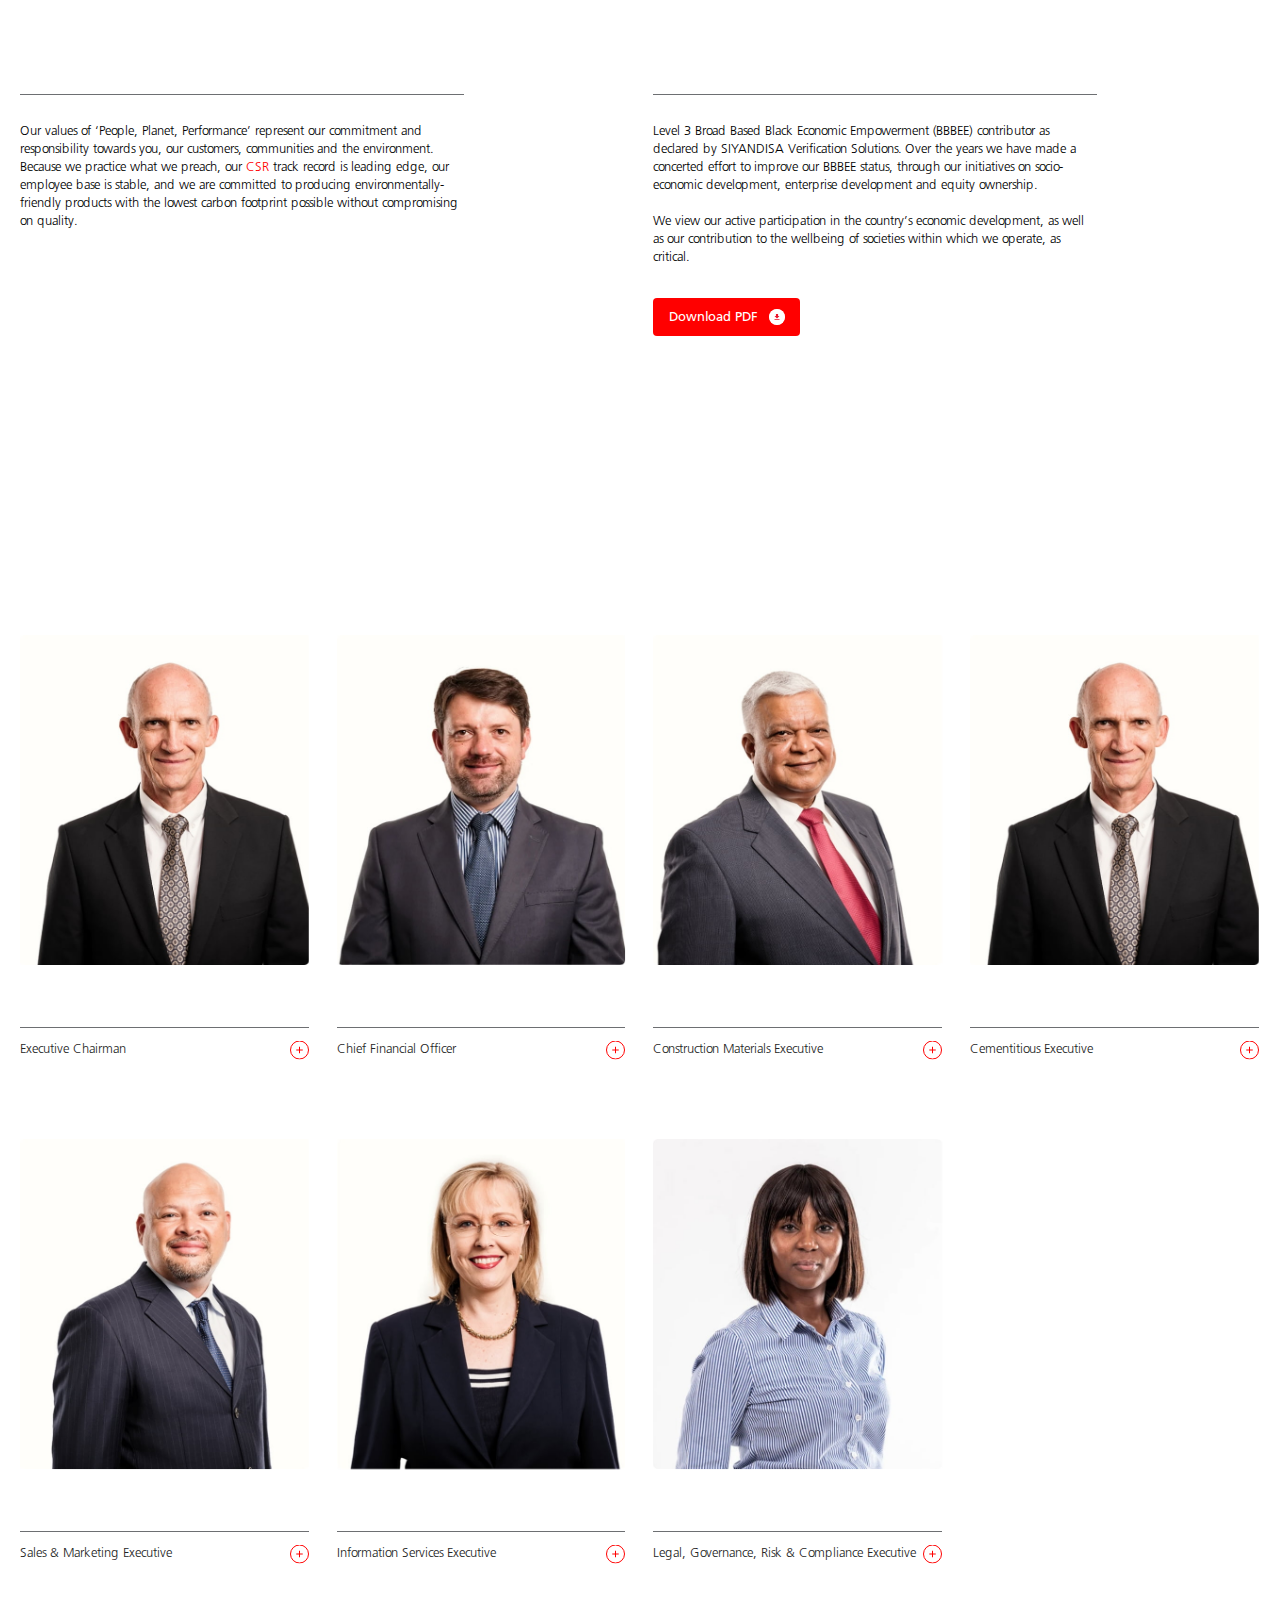
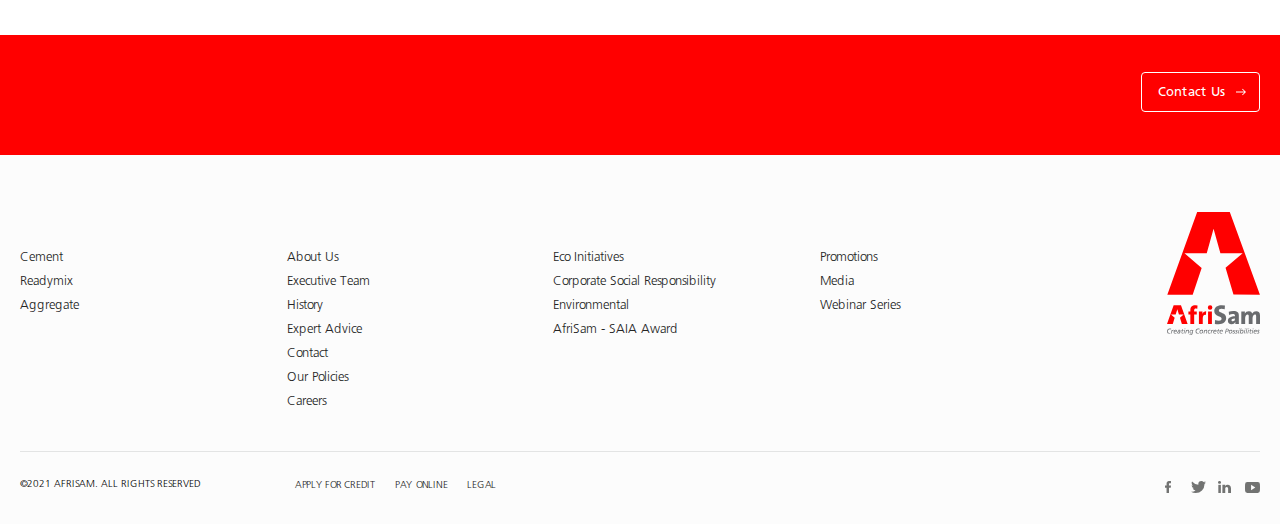
<file: about-confirmed.html>
<!DOCTYPE html>
<html lang="en" >
    <head>
        <meta charset="utf-8">
        <meta name="viewport" content="width=device-width, minimum-scale=1.0, maximum-scale=1.0, initial-scale=1.0, user-scalable=no">
        <meta name="format-detection" content="telephone=no">
        <title>AfriSam | About-Confirmed</title>
        <link rel="icon" href="favicon/favicon.png" type="image/png" sizes="32x32">
        <link type="text/css" rel="stylesheet" href="css/slick-theme.min.css">
        <link type="text/css" rel="stylesheet" href="css/slick.min.css">
        <link type="text/css" rel="stylesheet" href="css/glider.min.css">
        <link type="text/css" rel="stylesheet" href="css/style.css">
    </head>
    <body>
        <main class="main-wrap">
            <!-- Beginning header section -->
        <header class="main-header-section">
            <div class="header-subnav red-bg">
                <div class="common-wrap clear">

                    <ul>
                        <li><a href="#">Comparison Tool</a></li>
                        <li><a href="#">Pay Online</a></li>
                        <li><a href="#">Apply for Credit</a></li>
                    </ul>
                </div>
            </div>
            <div class="main-header">
                <div class="common-wrap clear ">
                    <div class="header-inner">
                        <div class="logo-wrap">
                            <div class="main-logo">
                                <a href="index.html" class="logo"><img src="svgs/main-logo.svg" alt=""></a>
                            </div>
                            <div class="search-trigger">
                                <figure>
                                    <img src="svgs/ic-search.svg" alt="">
                                    <img src="svgs/ic_search.svg" alt="">
                                </figure>
                            </div>
                            <div class="phone-nav" id="phone-nav">
                                <div></div>
                            </div>
                        </div>
                        <div class="nav-wrap ">
                            <div class="nav-wrap-inner">

                                <nav class="main-nav">
                                    <ul>
                                        <li><a href="cement.html">Cement</a>

                                            <div class="sub-menu">
                                                <div class="sub-menu-innar flex-box">
                                                    <div class="common-wrap clear  flex-box">
                                                        <div class="sub-menu-content">
                                                            <h3>Cement</h3>
                                                            <ul>
                                                                <li><a href="cement.html">Complete Range <em>(10)</em></a>
                                                                    
                                                                </li>
                                                                <li><a href="cement.html">Cement <em>(6)</em></a>
                                                                    <div class="sub-sub-nav">
                                                                        <ul>
                                                                            <li><a href="product.html">All Purpose Cement</a></li>
                                                                            <li><a href="product.html">High Strength Cement</a></li>
                                                                            <li><a href="product.html">Rapid Hard Cement</a></li>
                                                                            <li><a href="product.html">Slagment</a></li>
                                                                            <li><a href="product.html">Starbuild</a></li>
                                                                            <li><a href="product.html">Roadstab Cement</a></li>
                                                                        </ul>
                                                                    </div>
                                                                </li>
                                                                <li><a href="cement.html">Premix <em>(4)</em></a>
                                                                    <div class="sub-sub-nav">
                                                                        <ul>
                                                                            <li><a href="product.html">Concrete Premix</a></li>
                                                                            <li><a href="product.html">Building Premix</a></li>
                                                                            <li><a href="product.html">Plaster Premix</a></li>
                                                                            <li><a href="product.html">Screed Premix</a></li>
                                                                        </ul>
                                                                    </div>
                                                                </li>
                                                                <li><a href="cement.html">Processes & FAQs <em>(3)</em>
                                                                    <div class="sub-sub-nav">
                                                                        <ul>
                                                                            <li><a href="product.html">Cement FAQ</a></li>
                                                                            <li><a href="product.html">C-Tech</a></li>
                                                                            <li><a href="product.html">Cement Manufacturing Process</a></li>
                                                                        </ul>
                                                                    </div>
                                                                    </a></li>
                                                            </ul>
                                                        </div>
                                                        <div class="sub-menu-thumb">
                                                            <figure>
                                                                <img src="img/submenu/nav-dropdown_img@2x.png" srcset="img/submenu/nav-dropdown_img.png 640w, img/submenu/nav-dropdown_img@2x.png 1025w, img/submenu/nav-dropdown_img@3x.png 1600w" sources="(min-width:1920px)640w, 1025w, 1600w, 100vw" alt="Hero">
                                                            </figure>
                                                        </div>
                                                    </div>
                                                </div>
                                            </div>
                                        </li>
                                        <li><a href="readymix.html">Readymix</a>
                                            <div class="sub-menu">
                                                <div class="sub-menu-innar flex-box">
                                                    <div class="common-wrap clear  flex-box">
                                                        <div class="sub-menu-content">
                                                            <h3>Readymix</h3>
                                                            <ul>
                                                                <li><a href="readymix.html">Complete Range <em>(11)</em></a>
                                                                    
                                                                </li>
                                                                <li><a href="readymix.html">General Purpose <em>(1)</em></a>
                                                                    <div class="sub-sub-nav">
                                                                        <ul>
                                                                            <li><a href="readymix-product.html">Starmix</a></li>
                                                                        </ul>
                                                                    </div>
                                                                </li>
                                                                <li><a href="readymix.html">Structural Mixes <em>(5)</em></a>
                                                                    <div class="sub-sub-nav">
                                                                        <ul>
                                                                            <li><a href="readymix-product.html">Foundation Mix</a></li>
                                                                            <li><a href="readymix-product.html">Suspended Slab Mix</a></li>
                                                                            <li><a href="readymix-product.html">Surface Bed Mix</a></li>
                                                                            <li><a href="readymix-product.html">Column Mix</a></li>
                                                                            <li><a href="readymix-product.html">Post-tension Mix</a></li>
                                                                            <li><a href="readymix-product.html">Retainer Mix</a></li>
                                                                        </ul>
                                                                    </div>
                                                                </li>
                                                                <li><a href="readymix.html">Specialised Mixes <em>(5)</em>
                                                                    <div class="sub-sub-nav">
                                                                        <ul>
                                                                            <li><a href="readymix-product.html">Flowcrete</a></li>
                                                                            <li><a href="readymix-product.html">Poolmix</a></li>
                                                                            <li><a href="readymix-product.html">Trenchcrete</a></li>
                                                                            <li><a href="readymix-product.html">Hydrafil</a></li>
                                                                        </ul>
                                                                    </div>
                                                                    </a></li>
                                                                <li><a href="readymix.html">Processes & FAQs <em>(5)</em>
                                                                    <div class="sub-sub-nav">
                                                                        <ul>
                                                                            <li><a href="readymix-product.html">Readymix FAQ</a></li>
                                                                            <li><a href="readymix-product.html">Eco Readymix</a></li>
                                                                            <li><a href="readymix-product.html">Customised Mixes</a></li>
                                                                        </ul>
                                                                    </div>
                                                                    </a></li>
                                                            </ul>
                                                        </div>
                                                        <div class="sub-menu-thumb">
                                                            <figure>
                                                                <img src="img/submenu/nav-dropdown_img@2x.png" srcset="img/submenu/nav-dropdown_img.png 640w, img/submenu/nav-dropdown_img@2x.png 1025w, img/submenu/nav-dropdown_img@3x.png 1600w" sources="(min-width:1920px)640w, 1025w, 1600w, 100vw" alt="Hero">
                                                            </figure>
                                                        </div>
                                                    </div>
                                                </div>
                                            </div>
                                        </li>
                                        <li><a href="aggregate.html">Aggregate</a>
                                            <div class="sub-menu">
                                                <div class="sub-menu-innar flex-box">
                                                    <div class="common-wrap clear  flex-box">
                                                        <div class="sub-menu-content">
                                                            <h3>Aggregate</h3>
                                                            <ul>
                                                                <li><a href="aggregate.html">Complete Range <em>(4)</em></a></li>
                                                                <li><a href="aggregate.html">Road Stone</a></li>
                                                                <li><a href="aggregate.html">Concrete Aggregate</a></li>
                                                                <li><a href="aggregate.html">Road Layer Works</a></li>
                                                                <li><a href="aggregate.html">Speciality Aggregate</a></li>
                                                                <li><a href="aggregate.html">Aggregate FAQs</a></li>
                                                            </ul>
                                                        </div>
                                                        <div class="sub-menu-thumb">
                                                            <figure>
                                                                <img src="img/submenu/nav-dropdown_img@2x.png" srcset="img/submenu/nav-dropdown_img.png 640w, img/submenu/nav-dropdown_img@2x.png 1025w, img/submenu/nav-dropdown_img@3x.png 1600w" sources="(min-width:1920px)640w, 1025w, 1600w, 100vw" alt="Hero">
                                                            </figure>
                                                        </div>
                                                    </div>
                                                </div>
                                            </div>
                                        </li>
                                        <li><a href="#">Promotions</a></li>
                                        <li><a href="expert-advice.html">Expert Advice</a>
                                            <div class="sub-menu">
                                                <div class="sub-menu-innar flex-box">
                                                    <div class="common-wrap clear flex-box">
                                                        <div class="sub-menu-content">
                                                            <h3>Expert advice</h3>
                                                            <ul>
                                                                <li><a href="expert-advice.html">How To Guides <em>(10)</em></a>
                                                                    
                                                                </li>
                                                                <li><a href="expert-advice.html">Design & Build Trends <em>(6)</em></a>
                                                                    
                                                                </li>
                                                                <li><a href="expert-advice.html">Inspiration Pieces <em>(4)</em></a>
                                                                    
                                                                </li>
                                                                <li><a href="ethought-leadership.html">Thought Leadership <em>(3)</em>
                                                                    
                                                                    </a></li>
                                                            </ul>
                                                        </div>
                                                        <div class="sub-menu-thumb">
                                                            <figure>
                                                                <img src="img/submenu/nav-dropdown_img@2x.png" srcset="img/submenu/nav-dropdown_img.png 640w, img/submenu/nav-dropdown_img@2x.png 1025w, img/submenu/nav-dropdown_img@3x.png 1600w" sources="(min-width:1920px)640w, 1025w, 1600w, 100vw" alt="Hero">
                                                            </figure>
                                                        </div>
                                                    </div>
                                                </div>
                                            </div>
                                        </li>
                                        <li><a href="#">Contact</a></li>
                                    </ul>
                                    <div class="subnav-apply-credit">
                                        <ul>
                                            <li><a href="#">Comparison Tool</a></li>
                                            <li><a href="#">Pay Online</a></li>
                                            <li><a href="#">Apply for Credit</a></li>
                                        </ul>
                                    </div>
                                </nav>
                                <nav class="sidenav-nav">
                                    <ul>
                                        <li class="search-icon"><a href="#">
                                            <img src="svgs/ic-search.svg" alt="">
                                            <img src="svgs/ic_search.svg" alt="">
                                            </a></li>
                                        <li><a href="#">ClickToGo</a></li>
                                        <li><a href="calculator.html">Calculator
                                            <div class="circle-btn">
                                                <figure class="cta-rect-circle">
                                                    <img src="svgs/ic-plain-white-right-arrow.svg" alt="">
                                                </figure>
                                                <figure class="cta-rect-circle-animate">
                                                    <img src="svgs/ic-plain-white-right-arrow.svg" alt="">
                                                </figure>
                                            </div>
                                            </a>
                                        </li>
                                    </ul>
                                </nav>
                            </div>

                        </div>
                    </div>

                </div>
            </div>
        </header>
        <!-- //End header section -->

            <!-- Beginning main content section -->
            <section class="main-content-wrap about-confirmed">
               
                <section class="about-intro-wrap">
                    <div class="common-wrap clear">
                        <div class="about-intro-inner">
                            <div class="about-intro-heading">
                                <h1>About</h1>
                                <div class="about-intro-paragraph-wrap flex-box">
                                    <div class="about-intro-paragraph">
                                        <p>The leading supplier of superior quality construction materials and technical solutions.</p>
                                    </div>
                                    <div class="about-intro-scroll">
                                        <div class="scroll-bottom-btn mb-31">
                                            <a href="#scroll-section" class="btn btn-download details-btn">
                                                <span>Scroll</span>
                                                <div class="download-btn">
                                                    <figure class="cta-rect-download">
                                                        <img src="svgs/ic-red-arrow-down.svg" alt="">
                                                    </figure>
                                                    <figure class="cta-rect-download-animate">
                                                        <img src="svgs/ic-red-arrow-down.svg" alt="">
                                                    </figure>
                                                </div>
                                            </a>
                                        </div>
                                    </div>
                                </div>
                            </div>
                            <div class="about-intro-hero">
                                <figure>
                                    <img src="img/about-confirmed/image-break_img@2x.png" srcset="img/about-confirmed/image-break_img.png 640w, img/about-confirmed/image-break_img@3x.png 1025w, img/about-confirmed/image-break_img@2x.png 1600w" sources="(min-width:1920px)640w, 1025w, 1600w, 100vw" alt="Hero">
                                </figure>
                            </div>
                        </div>
                    </div>
                </section>
                
                <section class="common-product-card-wrap" id="scroll-section">
                    <div class="common-wrap clear">
                        <div class="common-product-card-inner">
                            <div class="common-product-card-main">
                                <div class="common-product-card-heading">
                                    <p>Our cement, aggregate and readymix concrete construction materials have been contributing significantly to infrastructure development in Africa over the last 85 years.</p>
                                </div>
                                <div class="common-product-card-item-wrap flex">
                                    <div class="common-product-card-item flex">
                                        <div class="common-product-card-item-heading">
                                            <h4>You Deserve the Best</h4>
                                        </div>
                                        <div class="common-product-card-content">
                                            <p>At AfriSam, we believe that our customers deserve the best service we can offer. Whoever you are, be it an architect, an engineer or a home builder, whether its call centre support, product information or a delivery that you require, you can depend on us for service excellence and to help you create concrete possibilities.</p>
                                        </div>
                                    </div>
                                    <div class="common-product-card-item flex">
                                        <div class="common-product-card-item-heading">
                                            <h4>Trust and Reliability</h4>
                                        </div>
                                        <div class="common-product-card-content">
                                            <p>With our strong and trusted history spanning 85 years, we’ve come to be known as a well-respected and admired African brand. We pioneer advanced retail support tools and are progressive in the field of composite cements with C-Tech. As the largest producer of aggregate materials and the largest supplier of construction materials by volume in south Africa, we are a reliable supplier for your building needs, big or small.</p>
                                        </div>
                                    </div>
                                    <div class="common-product-card-item flex">
                                        <div class="common-product-card-item-heading">
                                            <h4>People, Planet, Performance</h4>
                                        </div>
                                        <div class="common-product-card-content">
                                            <p>Our values of ‘People, Planet, Performance’ represent our commitment and responsibility towards you, our customers, communities and the environment. Because we practice what we preach, our <em>CSR</em> track record is leading edge, our employee base is stable, and we are committed to producing environmentally-friendly products with the lowest carbon footprint possible without compromising on quality.</p>
                                        </div>
                                    </div>
                                    <div class="common-product-card-item flex">
                                        <div class="common-product-card-item-heading">
                                            <h4>BEE Certification</h4>
                                        </div>
                                        <div class="common-product-card-content">
                                            <p>Level 3 Broad Based Black Economic Empowerment (BBBEE) contributor as declared by SIYANDISA Verification Solutions. Over the years we have made a concerted effort to improve our BBBEE status, through our initiatives on socio-economic development, enterprise development and equity ownership.</p>
                                            <p>We view our active participation in the country’s economic development, as well as our contribution to the wellbeing of societies within which we operate, as critical.</p>
                                        </div>
                                        <div class="common-product-card-item-btn">
                                            <a href="#" class="btn red-bg btn-download ">
                                                <span>Download PDF</span>
                                                <div class="download-btn">
                                                    <figure class="cta-rect-download">
                                                        <img src="svgs/ic-white-download.svg" alt="">
                                                    </figure>
                                                    <figure class="cta-rect-download-animate">
                                                        <img src="svgs/ic-white-download.svg" alt="">
                                                    </figure>
                                                </div>
                                            </a>
                                        </div>
                                    </div>
                                </div>
                            </div>
                        </div>
                    </div>
                </section>
                
                <section class="expert-our-team-wrap">
                    <div class="common-wrap clear">
                        <div class="expert-our-team-inner">
                            <div class="large-scroll-text" speed="100">
                                <div class="scrolling-text">
                                    <h2 class="scrolling-text-content anim-el in-view" id="scrollingText" style="transform: translateX(-800px);"><em> - Executive Team </em><em> - Executive Team </em><em> - Executive Team </em><em> - Executive Team </em><em> - Executive Team </em><em> - Executive Team </em><em> - Executive Team </em><em> - Executive Team </em><em> - Executive Team </em><em> - Executive Team </em><em> - Executive Team </em><em> - Executive Team </em><em> - Executive Team </em><em> - Executive Team </em><em> - Executive Team </em><em> - Executive Team </em><em> - Executive Team </em><em> - Executive Team </em><em> - Executive Team </em><em> - Executive Team </em><em> - Executive Team </em><em> - Executive Team </em><em> - Executive Team </em><em> - Executive Team </em><em> - Executive Team </em><em> - Executive Team </em><em> - Executive Team </em><em> - Executive Team </em></h2>
                                </div>
                            </div>
                            <div class="expert-our-team-item-wrap flex">
                                <a href="#executive-modal-one" class="expert-advice-card circle-btn-hover align-content flex">
                                    <div>
                                        <picture>
                                            <source media="(min-width: 481px)" srcset="img/about-confirmed/expert-advice_card_desk-img@2x.jpg" sizes="100vw">
                                            <source media="(max-width: 480px)" srcset="img/about-confirmed/expert-advice_card_mobi-img@2x.jpg" sizes="100vw">
                                            <img src="img/about-confirmed/expert-advice_card_desk-img@2x.jpg" srcset="img/about-confirmed/expert-advice_card_mobi-img@2x.jpg, img/about-confirmed/expert-advice_card_desk-img@2x.jpg" sizes="100vw" alt="">
                                        </picture>
                                        <div class="expert-advice-card-title align-content-inner">
                                            <h4 class="anim-el in-view">Erick Diack</h4>
                                        </div>
                                        <div class="expert-advice-card-read">
                                            <div class="link-inner-wrap">
                                                <em>Executive Chairman</em>
                                            </div>
                                        </div>
                                    </div>
                                    
                                </a>
                                <a href="#executive-modal-two" class="expert-advice-card circle-btn-hover align-content flex">
                                    <div>
                                        <picture>
                                            <source media="(min-width: 481px)" srcset="img/about-confirmed/expert-advice_card_desk-2-img@2x.jpg" sizes="100vw">
                                            <source media="(max-width: 480px)" srcset="img/about-confirmed/expert-advice_card_mobi-2-img@2x.jpg" sizes="100vw">
                                            <img src="img/about-confirmed/expert-advice_card_desk-2-img@2x.jpg" srcset="img/about-confirmed/expert-advice_card_mobi-2-img@2x.jpg, img/about-confirmed/expert-advice_card_desk-2-img@2x.jpg" sizes="100vw" alt="">
                                        </picture>
                                        <div class="expert-advice-card-title align-content-inner">
                                            <h4 class="anim-el in-view">Leon Serfontein</h4>
                                        </div>
                                        <div class="expert-advice-card-read">
                                            <div class="link-inner-wrap">
                                                <em>Chief Financial Officer</em>
                                            </div>
                                        </div>
                                    </div>
                                    
                                </a>
                                <a href="#executive-modal-three" class="expert-advice-card circle-btn-hover align-content flex">
                                    <div>
                                        <picture>
                                            <source media="(min-width: 481px)" srcset="img/about-confirmed/expert-advice_card_desk-3-img@2x.jpg" sizes="100vw">
                                            <source media="(max-width: 480px)" srcset="img/about-confirmed/expert-advice_card_mobi-3-img@2x.jpg" sizes="100vw">
                                            <img src="img/about-confirmed/expert-advice_card_desk-3-img@2x.jpg" srcset="img/about-confirmed/expert-advice_card_mobi-3-img@2x.jpg, img/about-confirmed/expert-advice_card_desk-3-img@2x.jpg" sizes="100vw" alt="">
                                        </picture>
                                        <div class="expert-advice-card-title align-content-inner">
                                            <h4 class="anim-el in-view">Avi Bhoora</h4>
                                        </div>
                                        <div class="expert-advice-card-read">
                                            <div class="link-inner-wrap">
                                                <em>Construction Materials Executive</em>
                                            </div>
                                        </div>
                                    </div>
                                    
                                </a>
                                <a href="#executive-modal-four" class="expert-advice-card circle-btn-hover align-content flex">
                                    <div>
                                        <picture>
                                            <source media="(min-width: 481px)" srcset="img/about-confirmed/expert-advice_card_desk-img@2x.jpg" sizes="100vw">
                                            <source media="(max-width: 480px)" srcset="img/about-confirmed/expert-advice_card_mobi-img@2x.jpg" sizes="100vw">
                                            <img src="img/about-confirmed/expert-advice_card_desk-img@2x.jpg" srcset="img/about-confirmed/expert-advice_card_mobi-img@2x.jpg, img/about-confirmed/expert-advice_card_desk-img@2x.jpg" sizes="100vw" alt="">
                                        </picture>
                                        <div class="expert-advice-card-title align-content-inner">
                                            <h4 class="anim-el in-view">Hannes Meyer</h4>
                                        </div>
                                        <div class="expert-advice-card-read">
                                            <div class="link-inner-wrap">
                                                <em>Cementitious Executive</em>
                                            </div>
                                        </div>
                                    </div>
                                    
                                </a>
                                <a href="#executive-modal-five" class="expert-advice-card circle-btn-hover align-content flex">
                                    <div>
                                        <picture>
                                            <source media="(min-width: 481px)" srcset="img/about-confirmed/expert-advice_card_desk-4-img@2x.jpg" sizes="100vw">
                                            <source media="(max-width: 480px)" srcset="img/about-confirmed/expert-advice_card_mobi-4-img@2x.jpg" sizes="100vw">
                                            <img src="img/about-confirmed/expert-advice_card_desk-4-img@2x.jpg" srcset="img/about-confirmed/expert-advice_card_mobi-4-img@2x.jpg, img/about-confirmed/expert-advice_card_desk-4-img@2x.jpg" sizes="100vw" alt="">
                                        </picture>
                                        <div class="expert-advice-card-title align-content-inner">
                                            <h4 class="anim-el in-view">Richard Tomes</h4>
                                        </div>
                                        <div class="expert-advice-card-read">
                                            <div class="link-inner-wrap">
                                                <em>Sales &amp; Marketing Executive</em>
                                            </div>
                                        </div>
                                    </div>
                                    
                                </a>
                                <a href="#executive-modal-six" class="expert-advice-card circle-btn-hover align-content flex">
                                    <div>
                                        <picture>
                                            <source media="(min-width: 481px)" srcset="img/about-confirmed/expert-advice_card_desk-5-img@2x.jpg" sizes="100vw">
                                            <source media="(max-width: 480px)" srcset="img/about-confirmed/expert-advice_card_mobi-5-img@2x.jpg" sizes="100vw">
                                            <img src="img/about-confirmed/expert-advice_card_desk-5-img@2x.jpg" srcset="img/about-confirmed/expert-advice_card_mobi-5-img@2x.jpg, img/about-confirmed/expert-advice_card_desk-5-img@2x.jpg" sizes="100vw" alt="">
                                        </picture>
                                        <div class="expert-advice-card-title align-content-inner">
                                            <h4 class="anim-el in-view">Louise Van Der Bank</h4>
                                        </div>
                                        <div class="expert-advice-card-read">
                                            <div class="link-inner-wrap">
                                                <em>Information Services Executive</em>
                                            </div>
                                        </div>
                                    </div>
                                    
                                </a>
                                <a href="#executive-modal-seven" class="expert-advice-card circle-btn-hover align-content flex">
                                    <div>
                                        <picture>
                                            <source media="(min-width: 481px)" srcset="img/about-confirmed/expert-advice_card_desk-6-img@2x.jpg" sizes="100vw">
                                            <source media="(max-width: 480px)" srcset="img/about-confirmed/expert-advice_card_mobi-6-img@2x.jpg" sizes="100vw">
                                            <img src="img/about-confirmed/expert-advice_card_desk-6-img@2x.jpg" srcset="img/about-confirmed/expert-advice_card_mobi-6-img@2x.jpg, img/about-confirmed/expert-advice_card_desk-6-img@2x.jpg" sizes="100vw" alt="">
                                        </picture>
                                        <div class="expert-advice-card-title align-content-inner">
                                            <h4 class="anim-el in-view">Sibongile Miya</h4>
                                        </div>
                                        <div class="expert-advice-card-read">
                                            <div class="link-inner-wrap">
                                                <em>Legal, Governance, Risk &amp; Compliance Executive</em>
                                            </div>
                                        </div>
                                    </div>
                                    
                                </a>
                            </div>
                        </div>
                    </div>
                </section>
                
                <section class="contact-bar-wrap red-bg">
                    <div class="common-wrap clear">
                        <div class="contact-bar-inner flex-box flex-vertical-align">
                            <h3 class="anim-el in-view">We would like to hear from you.</h3>
                            <div class="view-all-btn">
                                <a href="product.html" class="btn transparent-white-bg btn-arrow">
                                    <span>Contact Us</span>
                                    <figure class="cta-rect-arrow-right__arrow">
                                        <img src="svgs/ic-plain-white-right-arrow.svg" alt="">
                                    </figure>
                                    <figure class="cta-rect-arrow-right__arrow-hover">
                                        <img src="svgs/ic-plain-white-right-arrow.svg" alt="">
                                    </figure>
                                </a>
                            </div>
                        </div>
                    </div>
                </section>
                
            </section>
            <!-- //End main content section -->

        <!-- Beginning footer section -->
        <footer class="main-footer-section">
            <div class="common-wrap clear ">
                <div class="footer-inner flex-box">
                    <div class="footer-logo order-2">
                        <a href="#">
                            <img src="svgs/footer-logo.svg" alt="">
                        </a>
                    </div>
                    <div class="footer-widget-wrap flex border-animation">
                        <div class="footer-widget">
                            <h5>Products</h5>
                            <ul>
                                <li>
                                    <a href="cement.html">Cement</a>
                                </li>
                                <li>
                                    <a href="readymix.html">Readymix</a>
                                </li>
                                <li>
                                    <a href="aggregate.html">Aggregate</a>
                                </li>
                            </ul>
                        </div>
                        <div class="footer-widget">
                            <h5>Company</h5>
                            <ul>
                                <li>
                                    <a href="about-confirmed.html">About Us</a>
                                </li>
                                <li>
                                    <a href="about-confirmed.html">Executive Team</a>
                                </li>
                                <li>
                                    <a href="history.html">History</a>
                                </li>
                                <li>
                                    <a href="expert-advice.html">Expert Advice</a>
                                </li>
                                <li>
                                    <a href="#">Contact</a>
                                </li>
                                <li>
                                    <a href="#">Our Policies</a>
                                </li>
                                <li>
                                    <a href="#">Careers</a>
                                </li>
                            </ul>
                        </div>
                        <div class="footer-widget">
                            <h5>Sustainability </h5>
                            <ul>
                                <li>
                                    <a href="#">Eco Initiatives</a>
                                </li>
                                <li>
                                    <a href="#">Corporate Social Responsibility</a>
                                </li>
                                <li>
                                    <a href="#">Environmental</a>
                                </li>
                                <li>
                                    <a href="#">AfriSam - SAIA Award</a>
                                </li>
                            </ul>
                        </div>
                        <div class="footer-widget">
                            <h5>Media </h5>
                            <ul>
                                <li>
                                    <a href="#">Promotions</a>
                                </li>
                                <li>
                                    <a href="#">Media</a>
                                </li>
                                <li>
                                    <a href="#">Webinar Series</a>
                                </li>
                            </ul>
                        </div>
                        <div class="footer-widget mobi">
                            <ul>
                                <li>
                                    <a href="#">Apply for Credit</a>
                                </li>
                                <li>
                                    <a href="#">Pay Online</a>
                                </li>
                                <li>
                                    <a href="#">Legal</a>
                                </li>
                            </ul>
                        </div>
                    </div>
                </div>
            </div>
            <div class="footer-bottom">
                <div class="common-wrap clear">
                    <div class="footer-bottom-inner flex-box">
                        <div class="footer-bottom-left flex-box border-animation">
                            <div class="footer-copyright">
                                <p>©2021 AfriSam. All rights reserved</p>

                            </div>
                            <div class="footer-extra-link">
                                <ul>
                                    <li> <a href="#">Apply for Credit</a> </li>
                                    <li> <a href="#">Pay Online</a> </li>
                                    <li> <a href="#">Legal</a> </li>
                                </ul>
                            </div>
                        </div>
                        <div class="footer-social">
                            <ul>
                                <li>
                                    <a href="#">
                                        <img class="default" src="svgs/social-facebook.svg" alt="">
                                        <img class="hoverd" src="svgs/Facebook.svg" alt="">
                                    </a>
                                </li>
                                <li>
                                    <a href="#">
                                        <img class="default" src="svgs/social-twitter.svg" alt="">
                                        <img class="hoverd" src="svgs/Twitter.svg" alt="">
                                    </a>
                                </li>
                                <li>
                                    <a href="#">
                                        <img class="default" src="svgs/social-linkedin.svg" alt="">
                                        <img class="hoverd" src="svgs/LinkedIn.svg" alt="">
                                    </a>
                                </li>
                                <li>
                                    <a href="#">
                                        <img class="default" src="svgs/social-youtube.svg" alt="">
                                        <img class="hoverd" src="svgs/Youtube.svg" alt="">
                                    </a>
                                </li>
                            </ul>
                        </div>
                    </div>
                </div>
            </div>
        </footer>
        <!-- //End main footer section -->
            
            <div class="executive-modal-wrap">
                <div class="team-member-slideout-wrap" id="executive-modal-one">
                    <div class="team-member-slideout-wrap-inner">
                        <div class="team-member-slideout-heading flex flex-vertical-align">
                            <div class="team-member-slideout-text">
                                <h4>Executive Management Team</h4>
                            </div>
                            <div class="team-member-slideout-cross">
                                <img src="svgs/about-confirmed/ic-close.svg" alt="">
                            </div>
                        </div>
                        <div class="team-slide-content-wrap">
                            <div class="team-member-details flex">
                                <h2 class="mobi anim-el in-view">Erick Diack</h2>
                                <span class="mobi"> Executive Chairman</span>
                                <div class="team-member-details-thumb">
                                    <picture>
                                        <source media="(min-width: 481px)" srcset="img/about-confirmed/expert-advice_card_desk-img@2x.jpg" sizes="100vw">
                                        <source media="(max-width: 480px)" srcset="img/about-confirmed/expert-advice_card_mobi-img@2x.jpg" sizes="100vw">
                                        <img src="img/about-confirmed/expert-advice_card_desk-img@2x.jpg" srcset="img/about-confirmed/expert-advice_card_mobi-img@2x.jpg, img/about-confirmed/expert-advice_card_desk-img@2x.jpg" sizes="100vw" alt="">
                                    </picture>
                                </div>
                                <div class="team-member-details-content">
                                    <h2>Erick Diack</h2>
                                    <span> Executive Chairman</span>
                                    <p>Ms Louise van der Bank was appointed as AfriSam’s Information Services Executive in September 2010. Prior to joining the company, she held the position of Chief Information Officer at the South African Post Office.</p>
                                    <p>Her 27 years of experience in Information Management includes Director for SAP Core Banking at Standard Bank as well as holding various positions within the Information Technology division at Iscor Ltd (now ArcelorMittal).</p>
                                    <p>She holds a degree in BSc Computer Science from Potchefstroom University (now University of the North West) as well as a Higher Education Diploma from the same institution. Louise graduated from the executive programmes of Assessment Technologies International in 1997 and Darden Business School, University of Virginia, USA, in 2001.</p>
                                </div>
                            </div>
                            <div class="team-slide-nav">
                                <div class="next-member-heading">
                                    <p>Next Team Member</p>
                                </div>
                                <div class="next-member-name">
                                    <h4>Leon Serfontein</h4>
                                    <p> Chief Financial Officer</p>
                                    <div class="circle-red">
                                        <div class="circle-btn">
                                            <figure class="cta-rect-circle">
                                                <img src="svgs/ic-plain-white-right-arrow.svg" alt="">
                                            </figure>
                                            <figure class="cta-rect-circle-animate">
                                                <img src="svgs/ic-plain-white-right-arrow.svg" alt="">
                                            </figure>
                                        </div>
                                    </div>
                                </div>
                            </div>
                        </div>
                    </div>
                </div>
                <div class="team-member-slideout-wrap" id="executive-modal-two">
                    <div class="team-member-slideout-wrap-inner">
                        <div class="team-member-slideout-heading flex flex-vertical-align">
                            <div class="team-member-slideout-text">
                                <h4>Executive Management Team</h4>
                            </div>
                            <div class="team-member-slideout-cross">
                                <img src="svgs/about-confirmed/ic-close.svg" alt="">
                            </div>
                        </div>
                        <div class="team-slide-content-wrap">
                            <div class="team-member-details flex">
                                <h2 class="mobi">Leon Serfontein</h2>
                                <span class="mobi">
                                    Chief Financial Officer</span>
                                <div class="team-member-details-thumb">
                                    <picture>
                                        <source media="(min-width: 481px)" srcset="img/about-confirmed/expert-advice_card_desk-2-img@2x.jpg" sizes="100vw">
                                        <source media="(max-width: 480px)" srcset="img/about-confirmed/expert-advice_card_mobi-2-img@2x.jpg" sizes="100vw">
                                        <img src="img/about-confirmed/expert-advice_card_desk-2-img@2x.jpg" srcset="img/about-confirmed/expert-advice_card_mobi-2-img@2x.jpg, img/about-confirmed/expert-advice_card_desk-2-img@2x.jpg" sizes="100vw" alt="">
                                    </picture>
                                </div>
                                <div class="team-member-details-content">
                                    <h2>Leon Serfontein</h2>
                                    <span> Chief Financial Officer</span>
                                    <p>Ms Louise van der Bank was appointed as AfriSam’s Information Services Executive in September 2010. Prior to joining the company, she held the position of Chief Information Officer at the South African Post Office.</p>
                                    <p>Her 27 years of experience in Information Management includes Director for SAP Core Banking at Standard Bank as well as holding various positions within the Information Technology division at Iscor Ltd (now ArcelorMittal).</p>
                                    <p>She holds a degree in BSc Computer Science from Potchefstroom University (now University of the North West) as well as a Higher Education Diploma from the same institution. Louise graduated from the executive programmes of Assessment Technologies International in 1997 and Darden Business School, University of Virginia, USA, in 2001.</p>
                                </div>
                            </div>
                            <div class="team-slide-nav">
                                <div class="next-member-heading">
                                    <p>Next Team Member</p>
                                </div>
                                <div class="next-member-name">
                                    <h4>Avi Bhoora</h4>
                                    <p> Construction Materials Executive</p>
                                    <div class="circle-red">
                                        <div class="circle-btn">
                                            <figure class="cta-rect-circle">
                                                <img src="svgs/ic-plain-white-right-arrow.svg" alt="">
                                            </figure>
                                            <figure class="cta-rect-circle-animate">
                                                <img src="svgs/ic-plain-white-right-arrow.svg" alt="">
                                            </figure>
                                        </div>
                                    </div>
                                </div>
                            </div>
                        </div>
                    </div>
                </div>
                <div class="team-member-slideout-wrap" id="executive-modal-three">
                    <div class="team-member-slideout-wrap-inner">
                        <div class="team-member-slideout-heading flex flex-vertical-align">
                            <div class="team-member-slideout-text">
                                <h4>Executive Management Team</h4>
                            </div>
                            <div class="team-member-slideout-cross">
                                <img src="svgs/about-confirmed/ic-close.svg" alt="">
                            </div>
                        </div>
                         <div class="team-slide-content-wrap">
                            <div class="team-member-details flex">
                                <h2 class="mobi">Avi Bhoora</h2>
                                <span class="mobi"> Construction Materials Executive</span>
                                <div class="team-member-details-thumb">
                                    <picture>
                                        <source media="(min-width: 481px)" srcset="img/about-confirmed/expert-advice_card_desk-3-img@2x.jpg" sizes="100vw">
                                        <source media="(max-width: 480px)" srcset="img/about-confirmed/expert-advice_card_mobi-3-img@2x.jpg" sizes="100vw">
                                        <img src="img/about-confirmed/expert-advice_card_desk-3-img@2x.jpg" srcset="img/about-confirmed/expert-advice_card_mobi-3-img@2x.jpg, img/about-confirmed/expert-advice_card_desk-3-img@2x.jpg" sizes="100vw" alt="">
                                    </picture>
                                </div>
                                <div class="team-member-details-content">
                                    <h2>Avi Bhoora</h2>
                                    <span>Construction Materials Executive</span>
                                    <p>Ms Louise van der Bank was appointed as AfriSam’s Information Services Executive in September 2010. Prior to joining the company, she held the position of Chief Information Officer at the South African Post Office.</p>
                                    <p>Her 27 years of experience in Information Management includes Director for SAP Core Banking at Standard Bank as well as holding various positions within the Information Technology division at Iscor Ltd (now ArcelorMittal).</p>
                                    <p>She holds a degree in BSc Computer Science from Potchefstroom University (now University of the North West) as well as a Higher Education Diploma from the same institution. Louise graduated from the executive programmes of Assessment Technologies International in 1997 and Darden Business School, University of Virginia, USA, in 2001.</p>
                                </div>
                            </div>
                            <div class="team-slide-nav">
                                <div class="next-member-heading">
                                    <p>Next Team Member</p>
                                </div>
                                <div class="next-member-name">
                                    <h4>Hannes Meyer</h4>
                                    <p> Cementitious Executive</p>
                                    <div class="circle-red">
                                        <div class="circle-btn">
                                            <figure class="cta-rect-circle">
                                                <img src="svgs/ic-plain-white-right-arrow.svg" alt="">
                                            </figure>
                                            <figure class="cta-rect-circle-animate">
                                                <img src="svgs/ic-plain-white-right-arrow.svg" alt="">
                                            </figure>
                                        </div>
                                    </div>
                                </div>
                            </div>
                        </div>
                    </div>
                </div>
                <div class="team-member-slideout-wrap" id="executive-modal-four">
                    <div class="team-member-slideout-wrap-inner">
                        <div class="team-member-slideout-heading flex flex-vertical-align">
                            <div class="team-member-slideout-text">
                                <h4>Executive Management Team</h4>
                            </div>
                            <div class="team-member-slideout-cross">
                                <img src="svgs/about-confirmed/ic-close.svg" alt="">
                            </div>
                        </div>
                         <div class="team-slide-content-wrap">
                            <div class="team-member-details flex">
                                <h2 class="mobi">Hannes Meyer</h2>
                                <span class="mobi">Cementitious Executive</span>
                                <div class="team-member-details-thumb">
                                    <picture>
                                        <source media="(min-width: 481px)" srcset="img/about-confirmed/expert-advice_card_desk-img@2x.jpg" sizes="100vw">
                                        <source media="(max-width: 480px)" srcset="img/about-confirmed/expert-advice_card_mobi-img@2x.jpg" sizes="100vw">
                                        <img src="img/about-confirmed/expert-advice_card_desk-img@2x.jpg" srcset="img/about-confirmed/expert-advice_card_mobi-img@2x.jpg, img/about-confirmed/expert-advice_card_desk-img@2x.jpg" sizes="100vw" alt="">
                                    </picture>
                                </div>
                                <div class="team-member-details-content">
                                    <h2>Hannes Meyer</h2>
                                    <span>Cementitious Executive</span>
                                    <p>Ms Louise van der Bank was appointed as AfriSam’s Information Services Executive in September 2010. Prior to joining the company, she held the position of Chief Information Officer at the South African Post Office.</p>
                                    <p>Her 27 years of experience in Information Management includes Director for SAP Core Banking at Standard Bank as well as holding various positions within the Information Technology division at Iscor Ltd (now ArcelorMittal).</p>
                                    <p>She holds a degree in BSc Computer Science from Potchefstroom University (now University of the North West) as well as a Higher Education Diploma from the same institution. Louise graduated from the executive programmes of Assessment Technologies International in 1997 and Darden Business School, University of Virginia, USA, in 2001.</p>
                                </div>
                            </div>
                            <div class="team-slide-nav">
                                <div class="next-member-heading">
                                    <p>Next Team Member</p>
                                </div>
                                <div class="next-member-name">
                                    <h4>Richard Tomes</h4>
                                    <p>Sales &amp; Marketing Executive</p>
                                    <div class="circle-red">
                                        <div class="circle-btn">
                                            <figure class="cta-rect-circle">
                                                <img src="svgs/ic-plain-white-right-arrow.svg" alt="">
                                            </figure>
                                            <figure class="cta-rect-circle-animate">
                                                <img src="svgs/ic-plain-white-right-arrow.svg" alt="">
                                            </figure>
                                        </div>
                                    </div>
                                </div>
                            </div>
                        </div>
                    </div>
                </div>
                <div class="team-member-slideout-wrap" id="executive-modal-five">
                    <div class="team-member-slideout-wrap-inner">
                        <div class="team-member-slideout-heading flex flex-vertical-align">
                            <div class="team-member-slideout-text">
                                <h4>Executive Management Team</h4>
                            </div>
                            <div class="team-member-slideout-cross">
                                <img src="svgs/about-confirmed/ic-close.svg" alt="">
                            </div>
                        </div>
                         <div class="team-slide-content-wrap">
                            <div class="team-member-details flex">
                                <h2 class="mobi">Richard Tomes</h2>
                                <span class="mobi"> Sales & Marketing Executive</span>
                                <div class="team-member-details-thumb">
                                    <picture>
                                        <source media="(min-width: 481px)" srcset="img/about-confirmed/expert-advice_card_desk-4-img@2x.jpg" sizes="100vw">
                                        <source media="(max-width: 480px)" srcset="img/about-confirmed/expert-advice_card_mobi-4-img@2x.jpg" sizes="100vw">
                                        <img src="img/about-confirmed/expert-advice_card_desk-4-img@2x.jpg" srcset="img/about-confirmed/expert-advice_card_mobi-4-img@2x.jpg, img/about-confirmed/expert-advice_card_desk-4-img@2x.jpg" sizes="100vw" alt="">
                                    </picture>
                                </div>
                                <div class="team-member-details-content">
                                    <h2>Richard Tomes</h2>
                                    <span> Sales & Marketing Executive</span>
                                    <p>Ms Louise van der Bank was appointed as AfriSam’s Information Services Executive in September 2010. Prior to joining the company, she held the position of Chief Information Officer at the South African Post Office.</p>
                                    <p>Her 27 years of experience in Information Management includes Director for SAP Core Banking at Standard Bank as well as holding various positions within the Information Technology division at Iscor Ltd (now ArcelorMittal).</p>
                                    <p>She holds a degree in BSc Computer Science from Potchefstroom University (now University of the North West) as well as a Higher Education Diploma from the same institution. Louise graduated from the executive programmes of Assessment Technologies International in 1997 and Darden Business School, University of Virginia, USA, in 2001.</p>
                                </div>
                            </div>
                            <div class="team-slide-nav">
                                <div class="next-member-heading">
                                    <p>Next Team Member</p>
                                </div>
                                <div class="next-member-name">
                                    <h4>Louise Van Der Bank</h4>
                                    <p> Information Services Executive</p>
                                    <div class="circle-red">
                                        <div class="circle-btn">
                                            <figure class="cta-rect-circle">
                                                <img src="svgs/ic-plain-white-right-arrow.svg" alt="">
                                            </figure>
                                            <figure class="cta-rect-circle-animate">
                                                <img src="svgs/ic-plain-white-right-arrow.svg" alt="">
                                            </figure>
                                        </div>
                                    </div>
                                </div>
                            </div>
                        </div>
                    </div>
                </div>
                <div class="team-member-slideout-wrap" id="executive-modal-six">
                    <div class="team-member-slideout-wrap-inner">
                        <div class="team-member-slideout-heading flex flex-vertical-align">
                            <div class="team-member-slideout-text">
                                <h4>Executive Management Team</h4>
                            </div>
                            <div class="team-member-slideout-cross">
                                <img src="svgs/about-confirmed/ic-close.svg" alt="">
                            </div>
                        </div>
                         <div class="team-slide-content-wrap">
                        <div class="team-member-details flex">
                            <h2 class="mobi">Louise van der Bank</h2>
                            <span class="mobi">Information Services Executive</span>
                            <div class="team-member-details-thumb">
                                <picture>
                                    <source media="(min-width: 481px)" srcset="img/about-confirmed/expert-advice_card_desk-5-img@2x.jpg" sizes="100vw">
                                    <source media="(max-width: 480px)" srcset="img/about-confirmed/expert-advice_card_mobi-5-img@2x.jpg" sizes="100vw">
                                    <img src="img/about-confirmed/expert-advice_card_desk-5-img@2x.jpg" srcset="img/about-confirmed/expert-advice_card_mobi-5-img@2x.jpg, img/about-confirmed/expert-advice_card_desk-5-img@2x.jpg" sizes="100vw" alt="">
                                </picture>
                            </div>
                            <div class="team-member-details-content">
                                <h2>Louise van der Bank</h2>
                                <span>Information Services Executive</span>
                                <p>Ms Louise van der Bank was appointed as AfriSam’s Information Services Executive in September 2010. Prior to joining the company, she held the position of Chief Information Officer at the South African Post Office.</p>
                                <p>Her 27 years of experience in Information Management includes Director for SAP Core Banking at Standard Bank as well as holding various positions within the Information Technology division at Iscor Ltd (now ArcelorMittal).</p>
                                <p>She holds a degree in BSc Computer Science from Potchefstroom University (now University of the North West) as well as a Higher Education Diploma from the same institution. Louise graduated from the executive programmes of Assessment Technologies International in 1997 and Darden Business School, University of Virginia, USA, in 2001.</p>
                            </div>
                        </div>
                        <div class="team-slide-nav">
                            <div class="next-member-heading">
                                <p>Next Team Member</p>
                            </div>
                            <div class="next-member-name">
                                <h4>Sibongile Miya</h4>
                                <p> Legal, Governance, Risk &amp; Compliance Executive</p>
                                <div class="circle-red">
                                    <div class="circle-btn">
                                        <figure class="cta-rect-circle">
                                            <img src="svgs/ic-plain-white-right-arrow.svg" alt="">
                                        </figure>
                                        <figure class="cta-rect-circle-animate">
                                            <img src="svgs/ic-plain-white-right-arrow.svg" alt="">
                                        </figure>
                                    </div>
                                </div>
                            </div>
                        </div>
                    </div>
                    </div>
                </div>
                <div class="team-member-slideout-wrap" id="executive-modal-seven">
                    <div class="team-member-slideout-wrap-inner">
                        <div class="team-member-slideout-heading flex flex-vertical-align">
                            <div class="team-member-slideout-text">
                                <h4>Executive Management Team</h4>
                            </div>
                            <div class="team-member-slideout-cross">
                                <img src="svgs/about-confirmed/ic-close.svg" alt="">
                            </div>
                        </div>
                         <div class="team-slide-content-wrap">
                        <div class="team-member-details flex">
                            <h2 class="mobi">Sibongile Miya</h2>
                            <span class="mobi">Legal, Governance, Risk &amp; Compliance Executive</span>
                            <div class="team-member-details-thumb">
                                <picture>
                                    <source media="(min-width: 481px)" srcset="img/about-confirmed/expert-advice_card_desk-6-img@2x.jpg" sizes="100vw">
                                    <source media="(max-width: 480px)" srcset="img/about-confirmed/expert-advice_card_mobi-6-img@2x.jpg" sizes="100vw">
                                    <img src="img/about-confirmed/expert-advice_card_desk-6-img@2x.jpg" srcset="img/about-confirmed/expert-advice_card_mobi-6-img@2x.jpg, img/about-confirmed/expert-advice_card_desk-6-img@2x.jpg" sizes="100vw" alt="">
                                </picture>
                            </div>
                            <div class="team-member-details-content">
                                <h2>Sibongile Miya</h2>
                                <span>Legal, Governance, Risk &amp; Compliance Executive</span>
                                <p>Ms Louise van der Bank was appointed as AfriSam’s Information Services Executive in September 2010. Prior to joining the company, she held the position of Chief Information Officer at the South African Post Office.</p>
                                <p>Her 27 years of experience in Information Management includes Director for SAP Core Banking at Standard Bank as well as holding various positions within the Information Technology division at Iscor Ltd (now ArcelorMittal).</p>
                                <p>She holds a degree in BSc Computer Science from Potchefstroom University (now University of the North West) as well as a Higher Education Diploma from the same institution. Louise graduated from the executive programmes of Assessment Technologies International in 1997 and Darden Business School, University of Virginia, USA, in 2001.</p>
                            </div>
                        </div>
                        <div class="team-slide-nav">
                            <div class="next-member-heading">
                                <p>Next Team Member</p>
                            </div>
                            <div class="next-member-name">
                                <h4>Richard Tomes</h4>
                                <p>Sales &amp; Marketing Executive</p>
                                <div class="circle-red">
                                    <div class="circle-btn">
                                        <figure class="cta-rect-circle">
                                            <img src="svgs/ic-plain-white-right-arrow.svg" alt="">
                                        </figure>
                                        <figure class="cta-rect-circle-animate">
                                            <img src="svgs/ic-plain-white-right-arrow.svg" alt="">
                                        </figure>
                                    </div>
                                </div>
                            </div>
                        </div>
                    </div>
                    </div>
                </div>
            </div>
            <div class="executive-modal-overlay"></div>
            
        </main>
        <script type="text/javascript" src="js/jquery-3.5.1.min.js"></script>
        <script type="text/javascript" src="js/slick.min.js"></script>
        <script type="text/javascript" src="js/headroom.js"></script>
        <script type="text/javascript" src="js/glider.min.js"></script>
        <script type="text/javascript" src="js/common-scripts.js" defer></script>
    </body>
</html>
</file>
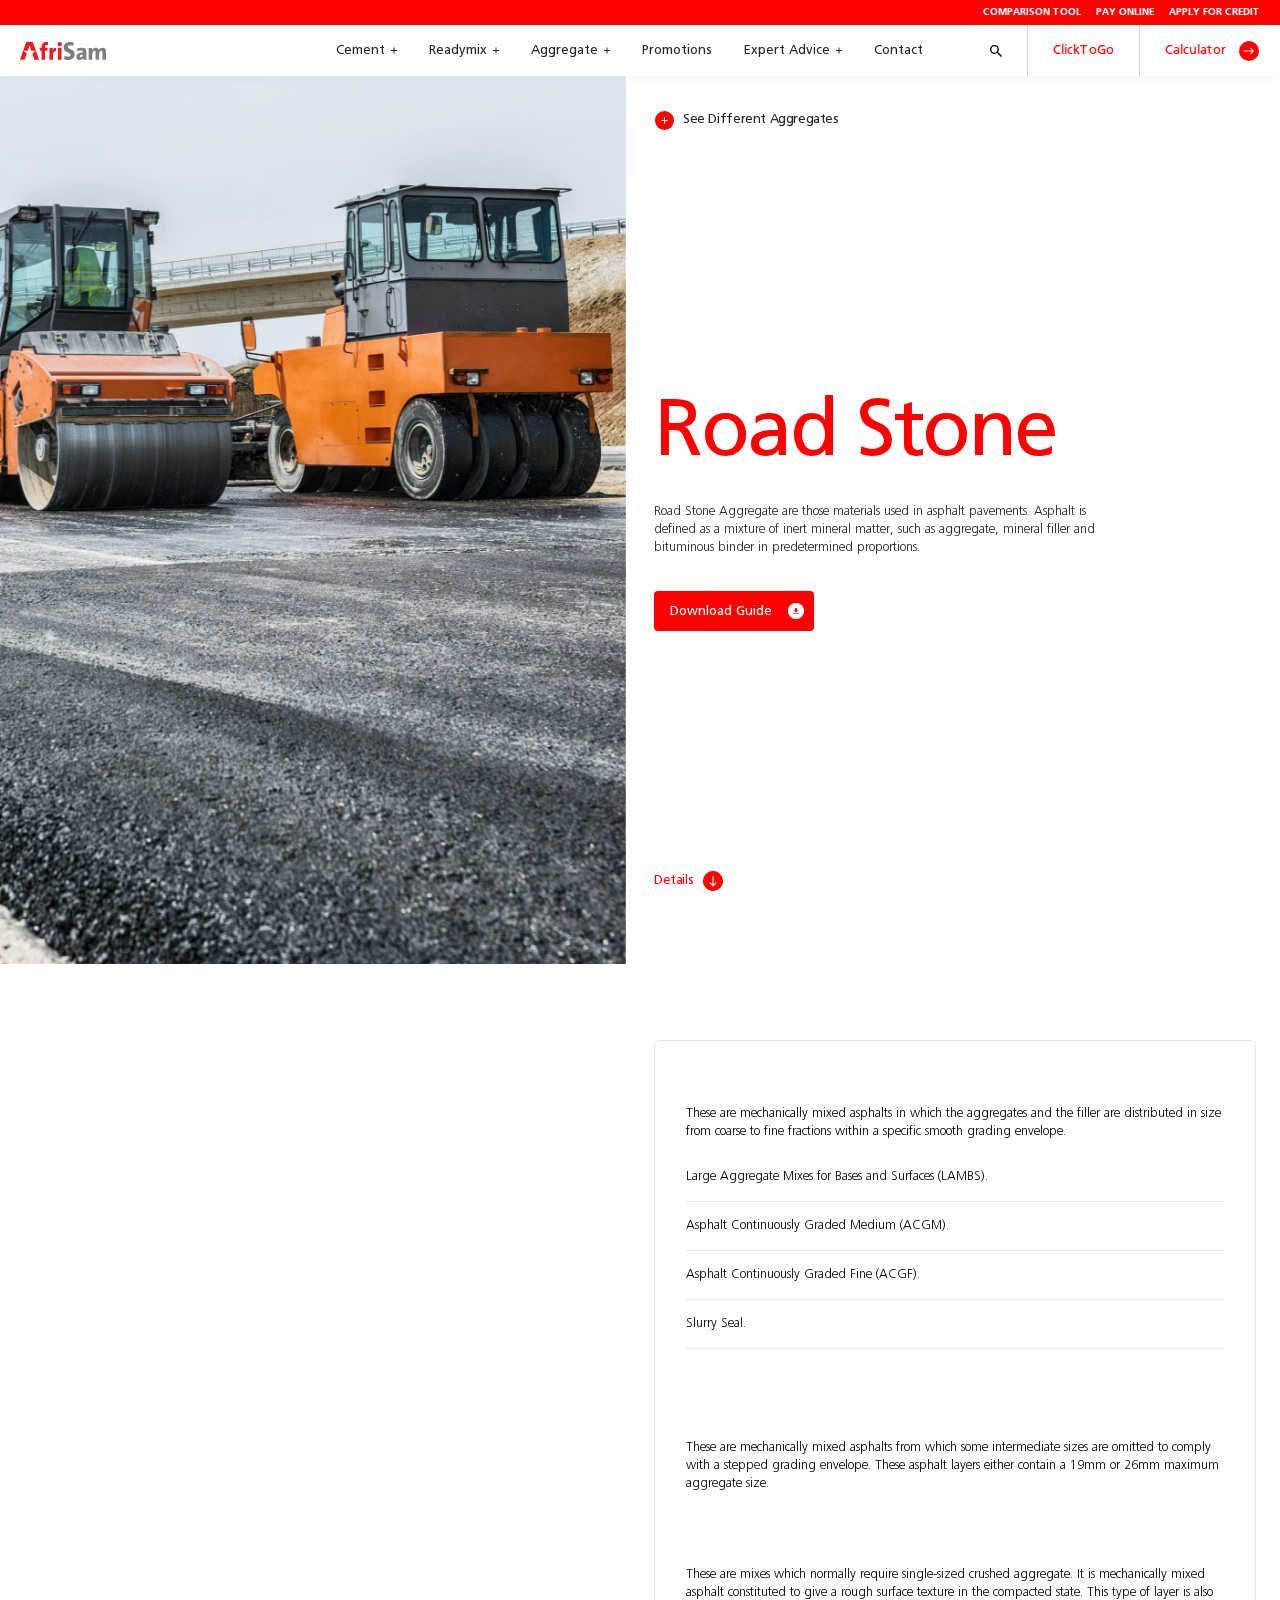
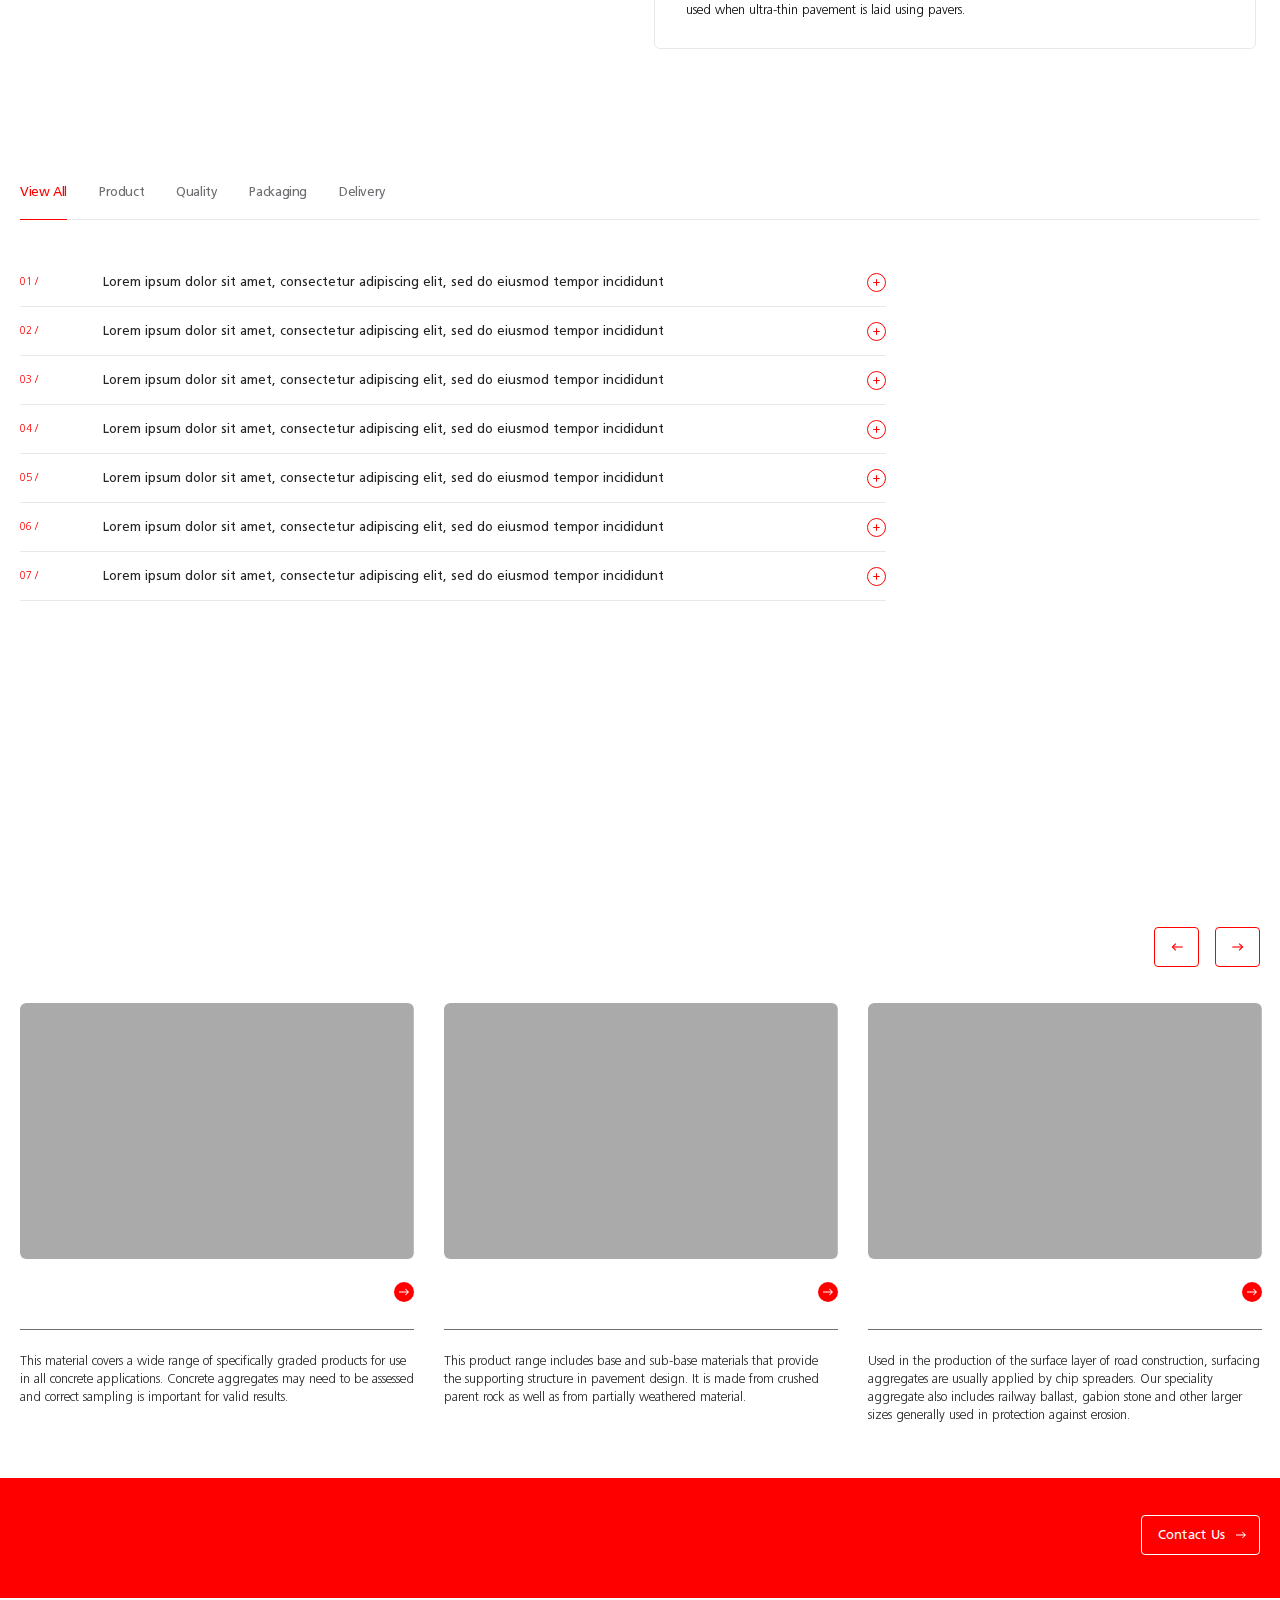
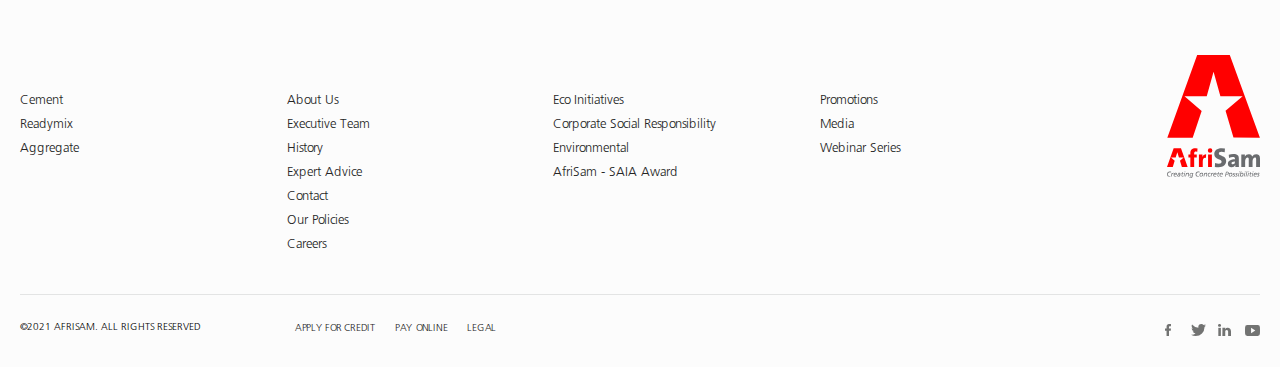
<file: aggregate-product.html>
<!DOCTYPE html>
<html lang="en" id="js-scroll">

<head>
    <meta charset="utf-8">
    <meta name="viewport" content="width=device-width, minimum-scale=1.0, maximum-scale=1.0, initial-scale=1.0, user-scalable=no">
    <meta name="format-detection" content="telephone=no">
    <title>AfriSam | Aggregate Product </title>
    
    <link rel="icon" href="favicon/favicon.png" type="image/png" sizes="32x32">
    <link type="text/css" rel="stylesheet" href="css/slick-theme.min.css">
    <link type="text/css" rel="stylesheet" href="css/slick.min.css">
    <link type="text/css" rel="stylesheet" href="css/glider.min.css">
    <link type="text/css" rel="stylesheet" href="css/style.css">
</head>

<body>
    <main class="main-wrap">
        <!-- Beginning header section -->
        <header class="main-header-section">
            <div class="header-subnav red-bg">
                <div class="common-wrap clear">

                    <ul>
                        <li><a href="#">Comparison Tool</a></li>
                        <li><a href="#">Pay Online</a></li>
                        <li><a href="#">Apply for Credit</a></li>
                    </ul>
                </div>
            </div>
            <div class="main-header">
                <div class="common-wrap clear ">
                    <div class="header-inner">
                        <div class="logo-wrap">
                            <div class="main-logo">
                                <a href="index.html" class="logo"><img src="svgs/main-logo.svg" alt=""></a>
                            </div>
                            <div class="search-trigger">
                                <figure>
                                    <img src="svgs/ic-search.svg" alt="">
                                    <img src="svgs/ic_search.svg" alt="">
                                </figure>
                            </div>
                            <div class="phone-nav" id="phone-nav">
                                <div></div>
                            </div>
                        </div>
                        <div class="nav-wrap ">
                            <div class="nav-wrap-inner">

                                <nav class="main-nav">
                                    <ul>
                                        <li><a href="cement.html">Cement</a>

                                            <div class="sub-menu">
                                                <div class="sub-menu-innar flex-box">
                                                    <div class="common-wrap clear  flex-box">
                                                        <div class="sub-menu-content">
                                                            <h3>Cement</h3>
                                                            <ul>
                                                                <li><a href="cement.html">Complete Range <em>(10)</em></a>
                                                                    
                                                                </li>
                                                                <li><a href="cement.html">Cement <em>(6)</em></a>
                                                                    <div class="sub-sub-nav">
                                                                        <ul>
                                                                            <li><a href="product.html">All Purpose Cement</a></li>
                                                                            <li><a href="product.html">High Strength Cement</a></li>
                                                                            <li><a href="product.html">Rapid Hard Cement</a></li>
                                                                            <li><a href="product.html">Slagment</a></li>
                                                                            <li><a href="product.html">Starbuild</a></li>
                                                                            <li><a href="product.html">Roadstab Cement</a></li>
                                                                        </ul>
                                                                    </div>
                                                                </li>
                                                                <li><a href="cement.html">Premix <em>(4)</em></a>
                                                                    <div class="sub-sub-nav">
                                                                        <ul>
                                                                            <li><a href="product.html">Concrete Premix</a></li>
                                                                            <li><a href="product.html">Building Premix</a></li>
                                                                            <li><a href="product.html">Plaster Premix</a></li>
                                                                            <li><a href="product.html">Screed Premix</a></li>
                                                                        </ul>
                                                                    </div>
                                                                </li>
                                                                <li><a href="cement.html">Processes & FAQs <em>(3)</em>
                                                                    <div class="sub-sub-nav">
                                                                        <ul>
                                                                            <li><a href="product.html">Cement FAQ</a></li>
                                                                            <li><a href="product.html">C-Tech</a></li>
                                                                            <li><a href="product.html">Cement Manufacturing Process</a></li>
                                                                        </ul>
                                                                    </div>
                                                                    </a></li>
                                                            </ul>
                                                        </div>
                                                        <div class="sub-menu-thumb">
                                                            <figure>
                                                                <img src="img/submenu/nav-dropdown_img@2x.png" srcset="img/submenu/nav-dropdown_img.png 640w, img/submenu/nav-dropdown_img@2x.png 1025w, img/submenu/nav-dropdown_img@3x.png 1600w" sources="(min-width:1920px)640w, 1025w, 1600w, 100vw" alt="Hero">
                                                            </figure>
                                                        </div>
                                                    </div>
                                                </div>
                                            </div>
                                        </li>
                                        <li><a href="readymix.html">Readymix</a>
                                            <div class="sub-menu">
                                                <div class="sub-menu-innar flex-box">
                                                    <div class="common-wrap clear  flex-box">
                                                        <div class="sub-menu-content">
                                                            <h3>Readymix</h3>
                                                            <ul>
                                                                <li><a href="readymix.html">Complete Range <em>(11)</em></a>
                                                                    
                                                                </li>
                                                                <li><a href="readymix.html">General Purpose <em>(1)</em></a>
                                                                    <div class="sub-sub-nav">
                                                                        <ul>
                                                                            <li><a href="readymix-product.html">Starmix</a></li>
                                                                        </ul>
                                                                    </div>
                                                                </li>
                                                                <li><a href="readymix.html">Structural Mixes <em>(5)</em></a>
                                                                    <div class="sub-sub-nav">
                                                                        <ul>
                                                                            <li><a href="readymix-product.html">Foundation Mix</a></li>
                                                                            <li><a href="readymix-product.html">Suspended Slab Mix</a></li>
                                                                            <li><a href="readymix-product.html">Surface Bed Mix</a></li>
                                                                            <li><a href="readymix-product.html">Column Mix</a></li>
                                                                            <li><a href="readymix-product.html">Post-tension Mix</a></li>
                                                                            <li><a href="readymix-product.html">Retainer Mix</a></li>
                                                                        </ul>
                                                                    </div>
                                                                </li>
                                                                <li><a href="readymix.html">Specialised Mixes <em>(5)</em>
                                                                    <div class="sub-sub-nav">
                                                                        <ul>
                                                                            <li><a href="readymix-product.html">Flowcrete</a></li>
                                                                            <li><a href="readymix-product.html">Poolmix</a></li>
                                                                            <li><a href="readymix-product.html">Trenchcrete</a></li>
                                                                            <li><a href="readymix-product.html">Hydrafil</a></li>
                                                                        </ul>
                                                                    </div>
                                                                    </a></li>
                                                                <li><a href="readymix.html">Processes & FAQs <em>(5)</em>
                                                                    <div class="sub-sub-nav">
                                                                        <ul>
                                                                            <li><a href="readymix-product.html">Readymix FAQ</a></li>
                                                                            <li><a href="readymix-product.html">Eco Readymix</a></li>
                                                                            <li><a href="readymix-product.html">Customised Mixes</a></li>
                                                                        </ul>
                                                                    </div>
                                                                    </a></li>
                                                            </ul>
                                                        </div>
                                                        <div class="sub-menu-thumb">
                                                            <figure>
                                                                <img src="img/submenu/nav-dropdown_img@2x.png" srcset="img/submenu/nav-dropdown_img.png 640w, img/submenu/nav-dropdown_img@2x.png 1025w, img/submenu/nav-dropdown_img@3x.png 1600w" sources="(min-width:1920px)640w, 1025w, 1600w, 100vw" alt="Hero">
                                                            </figure>
                                                        </div>
                                                    </div>
                                                </div>
                                            </div>
                                        </li>
                                        <li><a href="aggregate.html">Aggregate</a>
                                            <div class="sub-menu">
                                                <div class="sub-menu-innar flex-box">
                                                    <div class="common-wrap clear  flex-box">
                                                        <div class="sub-menu-content">
                                                            <h3>Aggregate</h3>
                                                            <ul>
                                                                <li><a href="aggregate.html">Complete Range <em>(4)</em></a></li>
                                                                <li><a href="aggregate.html">Road Stone</a></li>
                                                                <li><a href="aggregate.html">Concrete Aggregate</a></li>
                                                                <li><a href="aggregate.html">Road Layer Works</a></li>
                                                                <li><a href="aggregate.html">Speciality Aggregate</a></li>
                                                                <li><a href="aggregate.html">Aggregate FAQs</a></li>
                                                            </ul>
                                                        </div>
                                                        <div class="sub-menu-thumb">
                                                            <figure>
                                                                <img src="img/submenu/nav-dropdown_img@2x.png" srcset="img/submenu/nav-dropdown_img.png 640w, img/submenu/nav-dropdown_img@2x.png 1025w, img/submenu/nav-dropdown_img@3x.png 1600w" sources="(min-width:1920px)640w, 1025w, 1600w, 100vw" alt="Hero">
                                                            </figure>
                                                        </div>
                                                    </div>
                                                </div>
                                            </div>
                                        </li>
                                        <li><a href="#">Promotions</a></li>
                                        <li><a href="expert-advice.html">Expert Advice</a>
                                            <div class="sub-menu">
                                                <div class="sub-menu-innar flex-box">
                                                    <div class="common-wrap clear flex-box">
                                                        <div class="sub-menu-content">
                                                            <h3>Expert advice</h3>
                                                            <ul>
                                                                <li><a href="expert-advice.html">How To Guides <em>(10)</em></a>
                                                                    
                                                                </li>
                                                                <li><a href="expert-advice.html">Design & Build Trends <em>(6)</em></a>
                                                                    
                                                                </li>
                                                                <li><a href="expert-advice.html">Inspiration Pieces <em>(4)</em></a>
                                                                    
                                                                </li>
                                                                <li><a href="ethought-leadership.html">Thought Leadership <em>(3)</em>
                                                                    
                                                                    </a></li>
                                                            </ul>
                                                        </div>
                                                        <div class="sub-menu-thumb">
                                                            <figure>
                                                                <img src="img/submenu/nav-dropdown_img@2x.png" srcset="img/submenu/nav-dropdown_img.png 640w, img/submenu/nav-dropdown_img@2x.png 1025w, img/submenu/nav-dropdown_img@3x.png 1600w" sources="(min-width:1920px)640w, 1025w, 1600w, 100vw" alt="Hero">
                                                            </figure>
                                                        </div>
                                                    </div>
                                                </div>
                                            </div>
                                        </li>
                                        <li><a href="#">Contact</a></li>
                                    </ul>
                                    <div class="subnav-apply-credit">
                                        <ul>
                                            <li><a href="#">Comparison Tool</a></li>
                                            <li><a href="#">Pay Online</a></li>
                                            <li><a href="#">Apply for Credit</a></li>
                                        </ul>
                                    </div>
                                </nav>
                                <nav class="sidenav-nav">
                                    <ul>
                                        <li class="search-icon"><a href="#">
                                            <img src="svgs/ic-search.svg" alt="">
                                            <img src="svgs/ic_search.svg" alt="">
                                            </a></li>
                                        <li><a href="#">ClickToGo</a></li>
                                        <li><a href="calculator.html">Calculator
                                            <div class="circle-btn">
                                                <figure class="cta-rect-circle">
                                                    <img src="svgs/ic-plain-white-right-arrow.svg" alt="">
                                                </figure>
                                                <figure class="cta-rect-circle-animate">
                                                    <img src="svgs/ic-plain-white-right-arrow.svg" alt="">
                                                </figure>
                                            </div>
                                            </a>
                                        </li>
                                    </ul>
                                </nav>
                            </div>

                        </div>
                    </div>

                </div>
            </div>
        </header>
        <!-- //End header section -->

        <!-- Beginning main content section -->
        <section class="main-content-wrap second-product aggregate-product">
            <section class="scroll-nav-wrap">
                <div class="common-wrap clear">
                    <div class="scroll-nav-inner flex-box flex-vertical-align">
                        <div class="scroll-nav-slide-trigger">
                            <a href="#">Road Stone</a>
                        </div>
                        <div class="scroll-nav-link">
                            <ul>
                                <li><a href="#scroll-1">Overview</a></li>
                                <li><a href="#scroll-2">Types of Asphalt</a></li>
                            </ul>
                        </div>
                        <div class="circle-btn-hover scroll-nav-cta-bg flex flex-right-align">
                            <a href="#" class="btn red-bg btn-arrow">
                                Calculator

                                <div class="circle-btn">
                                    <figure class="cta-rect-circle">
                                        <img src="svgs/ic-plain-red-right-arrow.svg" alt="">
                                    </figure>
                                    <figure class="cta-rect-circle-animate">
                                        <img src="svgs/ic-plain-red-right-arrow.svg" alt="">
                                    </figure>
                                </div>

                            </a>
                        </div>
                    </div>
                </div>
            </section>
            
            <section class="product-content-wrap">
                <div class="single-product-wrap section-scroll" id="scroll-1">
                    <div class="common-wrap clear">
                        <div class="single-product-inner flex flex-top-align">
                            <aside class="product-sidebar position-sticky flex flex-horizontal-align flex-vertical-align">
                                <figure>
                                    <img src="img/aggregate-product/product-img@2x.jpg" srcset="img/aggregate-product/product-img.jpg 640w, img/aggregate-product/product-img@2x.jpg 1025w, img/aggregate-product/product-img@3x.jpg 1600w" sources="(min-width:1920px)640w, 1025w, 1600w, 100vw" alt="Hero">
                                </figure>
                            </aside>
                            <div class="single-product-right">
                                <div class="see-different-products">
                                    <a href="#">See Different Aggregates</a>
                                </div>
                                <div class="single-product-intro">
                                    <h1>Road Stone</h1>
                                    <p>Road Stone Aggregate are those materials used in asphalt pavements. Asphalt is defined as a mixture of inert mineral matter, such as aggregate, mineral filler and bituminous binder in predetermined proportions. </p>
                                    <div class="download-guide-btn">
                                        <a href="#" class="btn red-bg btn-download ">
                                            <span>Download Guide</span>
                                            <div class="download-btn">
                                                <figure class="cta-rect-download">
                                                    <img src="svgs/ic-white-download.svg" alt="">
                                                </figure>
                                                <figure class="cta-rect-download-animate">
                                                    <img src="svgs/ic-white-download.svg" alt="">
                                                </figure>
                                            </div>
                                        </a>
                                    </div>
                                </div>
                                <div class="scroll-bottom-btn mb-31">
                                    <a href="#scroll-section" class="btn btn-download details-btn">
                                        <span>Details</span>
                                        <div class="download-btn">
                                            <figure class="cta-rect-download">
                                                <img src="svgs/ic-red-arrow-down.svg" alt="">
                                            </figure>
                                            <figure class="cta-rect-download-animate">
                                                <img src="svgs/ic-red-arrow-down.svg" alt="">
                                            </figure>
                                        </div>
                                    </a>
                                </div>
                                <div class="single-product-item-wrap flex" id="scroll-section">
                                    <div class="single-product-item applications section-scroll" id="scroll-2">
                                        <div class="single-product-title mb-26">
                                            <h3>Types of Asphalt</h3>
                                        </div>
                                        <div class="single-product-item-content flex">
                                            <div class="single-product-content">
                                                <h4>Continuously Graded Asphalts</h4>
                                                <p>These are mechanically mixed asphalts in which the aggregates and the filler are distributed in size from coarse to fine fractions within a specific smooth grading envelope.</p>
                                            </div>
                                            <div class="single-product-content">
                                                <ul class="mb-27">
                                                    <li>Large Aggregate Mixes for Bases and Surfaces (LAMBS).</li>
                                                    <li>Asphalt Continuously Graded Medium (ACGM).</li>
                                                    <li>Asphalt Continuously Graded Fine (ACGF).</li>
                                                    <li>Slurry Seal.</li>
                                                </ul>
                                            </div>
                                            <div class="single-product-content">
                                                <h4>Gap Graded and Semi-gap Graded Asphalts</h4>
                                                <p>These are mechanically mixed asphalts from which some intermediate sizes are omitted to comply with a stepped grading envelope. These asphalt layers either contain a 19mm or 26mm maximum aggregate size.</p>
                                            </div>
                                            <div class="single-product-content mt-10">
                                                <h4>Open Graded Asphalts (aggregate skeleton mixes)</h4>
                                                <p>These are mixes which normally require single-sized crushed aggregate. It is mechanically mixed asphalt constituted to give a rough surface texture in the compacted state. This type of layer is also used when ultra-thin pavement is laid using pavers.</p>
                                            </div>
                                        </div>

                                    </div>
                                </div>
                            </div>
                        </div>
                    </div>
                </div>
            </section>

            <section class="faq-wrap ">
                <div class="common-wrap clear">
                    <div class="faq-inner">
                        <div class="faq-title">
                            <h3>FAQ</h3>
                        </div>
                        <div class="faq-tab-wrap">
                            <div class="faq-tab-trigger">
                                <ul>
                                    <li><a href="#faq-tab-1">View All</a></li>
                                    <li><a href="#faq-tab-2">Product</a></li>
                                    <li><a href="#faq-tab-3">Quality</a></li>
                                    <li><a href="#faq-tab-4">Packaging</a></li>
                                    <li><a href="#faq-tab-5">Delivery</a></li>
                                </ul>
                            </div>
                            <div class="faq-tab-content-wrap">
                                <div class="faq-tab-content" id="faq-tab-1">
                                    <ul>
                                        <li><a href="#">Lorem ipsum dolor sit amet, consectetur adipiscing elit, sed do eiusmod tempor incididunt</a>
                                            <div class="faq-accordion">
                                                <p>Lorem ipsum dolor sit amet, consectetur adipiscing elit, sed do eiusmod tempor incididunt ut labore et dolore magna aliqua. Ut enim ad minim veniam. Lorem ipsum dolor sit amet, consectetur adipiscing elit, sed do eiusmod tempor incididunt ut labore et dolore magna aliqua. Ut enim ad minim veniam. Lorem ipsum dolor sit amet, consectetur adipiscing elit, sed do eiusmod tempor incididunt ut labore et dolore magna aliqua. Ut enim ad minim veniam. Lorem ipsum dolor sit amet, consectetur adipiscing elit, sed do eiusmod tempor incididunt ut labore et dolore magna aliqua. Ut enim ad minim veniam. </p>
                                            </div>
                                        </li>
                                        <li><a href="#">Lorem ipsum dolor sit amet, consectetur adipiscing elit, sed do eiusmod tempor incididunt</a>
                                            <div class="faq-accordion">
                                                
                                                <p>Lorem ipsum dolor sit amet, consectetur adipiscing elit, sed do eiusmod tempor incididunt ut labore et dolore magna aliqua. Ut enim ad minim veniam. Lorem ipsum dolor sit amet, consectetur adipiscing elit, sed do eiusmod tempor incididunt ut labore et dolore magna aliqua. Ut enim ad minim veniam. Lorem ipsum dolor sit amet, consectetur adipiscing elit, sed do eiusmod tempor incididunt ut labore et dolore magna aliqua. Ut enim ad minim veniam. Lorem ipsum dolor sit amet, consectetur adipiscing elit, sed do eiusmod tempor incididunt ut labore et dolore magna aliqua. Ut enim ad minim veniam. </p>
                                            </div>
                                        </li>
                                        <li><a href="#">Lorem ipsum dolor sit amet, consectetur adipiscing elit, sed do eiusmod tempor incididunt</a>
                                            <div class="faq-accordion">
                                                
                                                <p>Lorem ipsum dolor sit amet, consectetur adipiscing elit, sed do eiusmod tempor incididunt ut labore et dolore magna aliqua. Ut enim ad minim veniam. Lorem ipsum dolor sit amet, consectetur adipiscing elit, sed do eiusmod tempor incididunt ut labore et dolore magna aliqua. Ut enim ad minim veniam. Lorem ipsum dolor sit amet, consectetur adipiscing elit, sed do eiusmod tempor incididunt ut labore et dolore magna aliqua. Ut enim ad minim veniam. Lorem ipsum dolor sit amet, consectetur adipiscing elit, sed do eiusmod tempor incididunt ut labore et dolore magna aliqua. Ut enim ad minim veniam. </p>
                                            </div>
                                        </li>
                                        <li><a href="#">Lorem ipsum dolor sit amet, consectetur adipiscing elit, sed do eiusmod tempor incididunt</a>
                                            <div class="faq-accordion">
                                                
                                                <p>Lorem ipsum dolor sit amet, consectetur adipiscing elit, sed do eiusmod tempor incididunt ut labore et dolore magna aliqua. Ut enim ad minim veniam. Lorem ipsum dolor sit amet, consectetur adipiscing elit, sed do eiusmod tempor incididunt ut labore et dolore magna aliqua. Ut enim ad minim veniam. Lorem ipsum dolor sit amet, consectetur adipiscing elit, sed do eiusmod tempor incididunt ut labore et dolore magna aliqua. Ut enim ad minim veniam. Lorem ipsum dolor sit amet, consectetur adipiscing elit, sed do eiusmod tempor incididunt ut labore et dolore magna aliqua. Ut enim ad minim veniam. </p>
                                            </div>
                                        </li>
                                        <li><a href="#">Lorem ipsum dolor sit amet, consectetur adipiscing elit, sed do eiusmod tempor incididunt</a>
                                            <div class="faq-accordion">
                                                
                                                <p>Lorem ipsum dolor sit amet, consectetur adipiscing elit, sed do eiusmod tempor incididunt ut labore et dolore magna aliqua. Ut enim ad minim veniam. Lorem ipsum dolor sit amet, consectetur adipiscing elit, sed do eiusmod tempor incididunt ut labore et dolore magna aliqua. Ut enim ad minim veniam. Lorem ipsum dolor sit amet, consectetur adipiscing elit, sed do eiusmod tempor incididunt ut labore et dolore magna aliqua. Ut enim ad minim veniam. Lorem ipsum dolor sit amet, consectetur adipiscing elit, sed do eiusmod tempor incididunt ut labore et dolore magna aliqua. Ut enim ad minim veniam. </p>
                                            </div>
                                        </li>
                                        <li><a href="#">Lorem ipsum dolor sit amet, consectetur adipiscing elit, sed do eiusmod tempor incididunt</a>
                                            <div class="faq-accordion">
                                                
                                                <p>Lorem ipsum dolor sit amet, consectetur adipiscing elit, sed do eiusmod tempor incididunt ut labore et dolore magna aliqua. Ut enim ad minim veniam. Lorem ipsum dolor sit amet, consectetur adipiscing elit, sed do eiusmod tempor incididunt ut labore et dolore magna aliqua. Ut enim ad minim veniam. Lorem ipsum dolor sit amet, consectetur adipiscing elit, sed do eiusmod tempor incididunt ut labore et dolore magna aliqua. Ut enim ad minim veniam. Lorem ipsum dolor sit amet, consectetur adipiscing elit, sed do eiusmod tempor incididunt ut labore et dolore magna aliqua. Ut enim ad minim veniam. </p>
                                            </div>
                                        </li>
                                        <li><a href="#">Lorem ipsum dolor sit amet, consectetur adipiscing elit, sed do eiusmod tempor incididunt</a>
                                            <div class="faq-accordion">
                                                
                                                <p>Lorem ipsum dolor sit amet, consectetur adipiscing elit, sed do eiusmod tempor incididunt ut labore et dolore magna aliqua. Ut enim ad minim veniam. Lorem ipsum dolor sit amet, consectetur adipiscing elit, sed do eiusmod tempor incididunt ut labore et dolore magna aliqua. Ut enim ad minim veniam. Lorem ipsum dolor sit amet, consectetur adipiscing elit, sed do eiusmod tempor incididunt ut labore et dolore magna aliqua. Ut enim ad minim veniam. Lorem ipsum dolor sit amet, consectetur adipiscing elit, sed do eiusmod tempor incididunt ut labore et dolore magna aliqua. Ut enim ad minim veniam. </p>
                                            </div>
                                        </li>
                                    </ul>
                                </div>
                                <div class="faq-tab-content" id="faq-tab-2">
                                    <ul>
                                        <li><a href="#">Lorem ipsum dolor sit amet, consectetur adipiscing elit, sed do eiusmod tempor incididunt</a>
                                            <div class="faq-accordion">
                                                
                                                <p>Lorem ipsum dolor sit amet, consectetur adipiscing elit, sed do eiusmod tempor incididunt ut labore et dolore magna aliqua. Ut enim ad minim veniam. Lorem ipsum dolor sit amet, consectetur adipiscing elit, sed do eiusmod tempor incididunt ut labore et dolore magna aliqua. Ut enim ad minim veniam. Lorem ipsum dolor sit amet, consectetur adipiscing elit, sed do eiusmod tempor incididunt ut labore et dolore magna aliqua. Ut enim ad minim veniam. Lorem ipsum dolor sit amet, consectetur adipiscing elit, sed do eiusmod tempor incididunt ut labore et dolore magna aliqua. Ut enim ad minim veniam. </p>
                                            </div>
                                        </li>
                                        <li><a href="#">Lorem ipsum dolor sit amet, consectetur adipiscing elit, sed do eiusmod tempor incididunt</a>
                                            <div class="faq-accordion">
                                                
                                                <p>Lorem ipsum dolor sit amet, consectetur adipiscing elit, sed do eiusmod tempor incididunt ut labore et dolore magna aliqua. Ut enim ad minim veniam. Lorem ipsum dolor sit amet, consectetur adipiscing elit, sed do eiusmod tempor incididunt ut labore et dolore magna aliqua. Ut enim ad minim veniam. Lorem ipsum dolor sit amet, consectetur adipiscing elit, sed do eiusmod tempor incididunt ut labore et dolore magna aliqua. Ut enim ad minim veniam. Lorem ipsum dolor sit amet, consectetur adipiscing elit, sed do eiusmod tempor incididunt ut labore et dolore magna aliqua. Ut enim ad minim veniam. </p>
                                            </div>
                                        </li>
                                        <li><a href="#">Lorem ipsum dolor sit amet, consectetur adipiscing elit, sed do eiusmod tempor incididunt</a>
                                            <div class="faq-accordion">
                                                
                                                <p>Lorem ipsum dolor sit amet, consectetur adipiscing elit, sed do eiusmod tempor incididunt ut labore et dolore magna aliqua. Ut enim ad minim veniam. Lorem ipsum dolor sit amet, consectetur adipiscing elit, sed do eiusmod tempor incididunt ut labore et dolore magna aliqua. Ut enim ad minim veniam. Lorem ipsum dolor sit amet, consectetur adipiscing elit, sed do eiusmod tempor incididunt ut labore et dolore magna aliqua. Ut enim ad minim veniam. Lorem ipsum dolor sit amet, consectetur adipiscing elit, sed do eiusmod tempor incididunt ut labore et dolore magna aliqua. Ut enim ad minim veniam. </p>
                                            </div>
                                        </li>
                                        <li><a href="#">Lorem ipsum dolor sit amet, consectetur adipiscing elit, sed do eiusmod tempor incididunt</a>
                                            <div class="faq-accordion">
                                                
                                                <p>Lorem ipsum dolor sit amet, consectetur adipiscing elit, sed do eiusmod tempor incididunt ut labore et dolore magna aliqua. Ut enim ad minim veniam. Lorem ipsum dolor sit amet, consectetur adipiscing elit, sed do eiusmod tempor incididunt ut labore et dolore magna aliqua. Ut enim ad minim veniam. Lorem ipsum dolor sit amet, consectetur adipiscing elit, sed do eiusmod tempor incididunt ut labore et dolore magna aliqua. Ut enim ad minim veniam. Lorem ipsum dolor sit amet, consectetur adipiscing elit, sed do eiusmod tempor incididunt ut labore et dolore magna aliqua. Ut enim ad minim veniam. </p>
                                            </div>
                                        </li>
                                        <li><a href="#">Lorem ipsum dolor sit amet, consectetur adipiscing elit, sed do eiusmod tempor incididunt</a>
                                            <div class="faq-accordion">
                                                
                                                <p>Lorem ipsum dolor sit amet, consectetur adipiscing elit, sed do eiusmod tempor incididunt ut labore et dolore magna aliqua. Ut enim ad minim veniam. Lorem ipsum dolor sit amet, consectetur adipiscing elit, sed do eiusmod tempor incididunt ut labore et dolore magna aliqua. Ut enim ad minim veniam. Lorem ipsum dolor sit amet, consectetur adipiscing elit, sed do eiusmod tempor incididunt ut labore et dolore magna aliqua. Ut enim ad minim veniam. Lorem ipsum dolor sit amet, consectetur adipiscing elit, sed do eiusmod tempor incididunt ut labore et dolore magna aliqua. Ut enim ad minim veniam. </p>
                                            </div>
                                        </li>
                                        <li><a href="#">Lorem ipsum dolor sit amet, consectetur adipiscing elit, sed do eiusmod tempor incididunt</a>
                                            <div class="faq-accordion">
                                                
                                                <p>Lorem ipsum dolor sit amet, consectetur adipiscing elit, sed do eiusmod tempor incididunt ut labore et dolore magna aliqua. Ut enim ad minim veniam. Lorem ipsum dolor sit amet, consectetur adipiscing elit, sed do eiusmod tempor incididunt ut labore et dolore magna aliqua. Ut enim ad minim veniam. Lorem ipsum dolor sit amet, consectetur adipiscing elit, sed do eiusmod tempor incididunt ut labore et dolore magna aliqua. Ut enim ad minim veniam. Lorem ipsum dolor sit amet, consectetur adipiscing elit, sed do eiusmod tempor incididunt ut labore et dolore magna aliqua. Ut enim ad minim veniam. </p>
                                            </div>
                                        </li>
                                        <li><a href="#">Lorem ipsum dolor sit amet, consectetur adipiscing elit, sed do eiusmod tempor incididunt</a>
                                            <div class="faq-accordion">
                                                
                                                <p>Lorem ipsum dolor sit amet, consectetur adipiscing elit, sed do eiusmod tempor incididunt ut labore et dolore magna aliqua. Ut enim ad minim veniam. Lorem ipsum dolor sit amet, consectetur adipiscing elit, sed do eiusmod tempor incididunt ut labore et dolore magna aliqua. Ut enim ad minim veniam. Lorem ipsum dolor sit amet, consectetur adipiscing elit, sed do eiusmod tempor incididunt ut labore et dolore magna aliqua. Ut enim ad minim veniam. Lorem ipsum dolor sit amet, consectetur adipiscing elit, sed do eiusmod tempor incididunt ut labore et dolore magna aliqua. Ut enim ad minim veniam. </p>
                                            </div>
                                        </li>
                                    </ul>
                                </div>
                                <div class="faq-tab-content" id="faq-tab-3">
                                    <ul>
                                        <li><a href="#">Lorem ipsum dolor sit amet, consectetur adipiscing elit, sed do eiusmod tempor incididunt</a>
                                            <div class="faq-accordion">
                                                
                                                <p>Lorem ipsum dolor sit amet, consectetur adipiscing elit, sed do eiusmod tempor incididunt ut labore et dolore magna aliqua. Ut enim ad minim veniam. Lorem ipsum dolor sit amet, consectetur adipiscing elit, sed do eiusmod tempor incididunt ut labore et dolore magna aliqua. Ut enim ad minim veniam. Lorem ipsum dolor sit amet, consectetur adipiscing elit, sed do eiusmod tempor incididunt ut labore et dolore magna aliqua. Ut enim ad minim veniam. Lorem ipsum dolor sit amet, consectetur adipiscing elit, sed do eiusmod tempor incididunt ut labore et dolore magna aliqua. Ut enim ad minim veniam. </p>
                                            </div>
                                        </li>
                                        <li><a href="#">Lorem ipsum dolor sit amet, consectetur adipiscing elit, sed do eiusmod tempor incididunt</a>
                                            <div class="faq-accordion">
                                                
                                                <p>Lorem ipsum dolor sit amet, consectetur adipiscing elit, sed do eiusmod tempor incididunt ut labore et dolore magna aliqua. Ut enim ad minim veniam. Lorem ipsum dolor sit amet, consectetur adipiscing elit, sed do eiusmod tempor incididunt ut labore et dolore magna aliqua. Ut enim ad minim veniam. Lorem ipsum dolor sit amet, consectetur adipiscing elit, sed do eiusmod tempor incididunt ut labore et dolore magna aliqua. Ut enim ad minim veniam. Lorem ipsum dolor sit amet, consectetur adipiscing elit, sed do eiusmod tempor incididunt ut labore et dolore magna aliqua. Ut enim ad minim veniam. </p>
                                            </div>
                                        </li>
                                        <li><a href="#">Lorem ipsum dolor sit amet, consectetur adipiscing elit, sed do eiusmod tempor incididunt</a>
                                            <div class="faq-accordion">
                                                
                                                <p>Lorem ipsum dolor sit amet, consectetur adipiscing elit, sed do eiusmod tempor incididunt ut labore et dolore magna aliqua. Ut enim ad minim veniam. Lorem ipsum dolor sit amet, consectetur adipiscing elit, sed do eiusmod tempor incididunt ut labore et dolore magna aliqua. Ut enim ad minim veniam. Lorem ipsum dolor sit amet, consectetur adipiscing elit, sed do eiusmod tempor incididunt ut labore et dolore magna aliqua. Ut enim ad minim veniam. Lorem ipsum dolor sit amet, consectetur adipiscing elit, sed do eiusmod tempor incididunt ut labore et dolore magna aliqua. Ut enim ad minim veniam. </p>
                                            </div>
                                        </li>
                                        <li><a href="#">Lorem ipsum dolor sit amet, consectetur adipiscing elit, sed do eiusmod tempor incididunt</a>
                                            <div class="faq-accordion">
                                                
                                                <p>Lorem ipsum dolor sit amet, consectetur adipiscing elit, sed do eiusmod tempor incididunt ut labore et dolore magna aliqua. Ut enim ad minim veniam. Lorem ipsum dolor sit amet, consectetur adipiscing elit, sed do eiusmod tempor incididunt ut labore et dolore magna aliqua. Ut enim ad minim veniam. Lorem ipsum dolor sit amet, consectetur adipiscing elit, sed do eiusmod tempor incididunt ut labore et dolore magna aliqua. Ut enim ad minim veniam. Lorem ipsum dolor sit amet, consectetur adipiscing elit, sed do eiusmod tempor incididunt ut labore et dolore magna aliqua. Ut enim ad minim veniam. </p>
                                            </div>
                                        </li>
                                        <li><a href="#">Lorem ipsum dolor sit amet, consectetur adipiscing elit, sed do eiusmod tempor incididunt</a>
                                            <div class="faq-accordion">
                                                
                                                <p>Lorem ipsum dolor sit amet, consectetur adipiscing elit, sed do eiusmod tempor incididunt ut labore et dolore magna aliqua. Ut enim ad minim veniam. Lorem ipsum dolor sit amet, consectetur adipiscing elit, sed do eiusmod tempor incididunt ut labore et dolore magna aliqua. Ut enim ad minim veniam. Lorem ipsum dolor sit amet, consectetur adipiscing elit, sed do eiusmod tempor incididunt ut labore et dolore magna aliqua. Ut enim ad minim veniam. Lorem ipsum dolor sit amet, consectetur adipiscing elit, sed do eiusmod tempor incididunt ut labore et dolore magna aliqua. Ut enim ad minim veniam. </p>
                                            </div>
                                        </li>
                                        <li><a href="#">Lorem ipsum dolor sit amet, consectetur adipiscing elit, sed do eiusmod tempor incididunt</a>
                                            <div class="faq-accordion">
                                                
                                                <p>Lorem ipsum dolor sit amet, consectetur adipiscing elit, sed do eiusmod tempor incididunt ut labore et dolore magna aliqua. Ut enim ad minim veniam. Lorem ipsum dolor sit amet, consectetur adipiscing elit, sed do eiusmod tempor incididunt ut labore et dolore magna aliqua. Ut enim ad minim veniam. Lorem ipsum dolor sit amet, consectetur adipiscing elit, sed do eiusmod tempor incididunt ut labore et dolore magna aliqua. Ut enim ad minim veniam. Lorem ipsum dolor sit amet, consectetur adipiscing elit, sed do eiusmod tempor incididunt ut labore et dolore magna aliqua. Ut enim ad minim veniam. </p>
                                            </div>
                                        </li>
                                        <li><a href="#">Lorem ipsum dolor sit amet, consectetur adipiscing elit, sed do eiusmod tempor incididunt</a>
                                            <div class="faq-accordion">
                                                
                                                <p>Lorem ipsum dolor sit amet, consectetur adipiscing elit, sed do eiusmod tempor incididunt ut labore et dolore magna aliqua. Ut enim ad minim veniam. Lorem ipsum dolor sit amet, consectetur adipiscing elit, sed do eiusmod tempor incididunt ut labore et dolore magna aliqua. Ut enim ad minim veniam. Lorem ipsum dolor sit amet, consectetur adipiscing elit, sed do eiusmod tempor incididunt ut labore et dolore magna aliqua. Ut enim ad minim veniam. Lorem ipsum dolor sit amet, consectetur adipiscing elit, sed do eiusmod tempor incididunt ut labore et dolore magna aliqua. Ut enim ad minim veniam. </p>
                                            </div>
                                        </li>
                                    </ul>
                                </div>
                                <div class="faq-tab-content" id="faq-tab-4">
                                    <ul>
                                        <li><a href="#">Lorem ipsum dolor sit amet, consectetur adipiscing elit, sed do eiusmod tempor incididunt</a>
                                            <div class="faq-accordion">
                                                
                                                <p>Lorem ipsum dolor sit amet, consectetur adipiscing elit, sed do eiusmod tempor incididunt ut labore et dolore magna aliqua. Ut enim ad minim veniam. Lorem ipsum dolor sit amet, consectetur adipiscing elit, sed do eiusmod tempor incididunt ut labore et dolore magna aliqua. Ut enim ad minim veniam. Lorem ipsum dolor sit amet, consectetur adipiscing elit, sed do eiusmod tempor incididunt ut labore et dolore magna aliqua. Ut enim ad minim veniam. Lorem ipsum dolor sit amet, consectetur adipiscing elit, sed do eiusmod tempor incididunt ut labore et dolore magna aliqua. Ut enim ad minim veniam. </p>
                                            </div>
                                        </li>
                                        <li><a href="#">Lorem ipsum dolor sit amet, consectetur adipiscing elit, sed do eiusmod tempor incididunt</a>
                                            <div class="faq-accordion">
                                                
                                                <p>Lorem ipsum dolor sit amet, consectetur adipiscing elit, sed do eiusmod tempor incididunt ut labore et dolore magna aliqua. Ut enim ad minim veniam. Lorem ipsum dolor sit amet, consectetur adipiscing elit, sed do eiusmod tempor incididunt ut labore et dolore magna aliqua. Ut enim ad minim veniam. Lorem ipsum dolor sit amet, consectetur adipiscing elit, sed do eiusmod tempor incididunt ut labore et dolore magna aliqua. Ut enim ad minim veniam. Lorem ipsum dolor sit amet, consectetur adipiscing elit, sed do eiusmod tempor incididunt ut labore et dolore magna aliqua. Ut enim ad minim veniam. </p>
                                            </div>
                                        </li>
                                        <li><a href="#">Lorem ipsum dolor sit amet, consectetur adipiscing elit, sed do eiusmod tempor incididunt</a>
                                            <div class="faq-accordion">
                                                
                                                <p>Lorem ipsum dolor sit amet, consectetur adipiscing elit, sed do eiusmod tempor incididunt ut labore et dolore magna aliqua. Ut enim ad minim veniam. Lorem ipsum dolor sit amet, consectetur adipiscing elit, sed do eiusmod tempor incididunt ut labore et dolore magna aliqua. Ut enim ad minim veniam. Lorem ipsum dolor sit amet, consectetur adipiscing elit, sed do eiusmod tempor incididunt ut labore et dolore magna aliqua. Ut enim ad minim veniam. Lorem ipsum dolor sit amet, consectetur adipiscing elit, sed do eiusmod tempor incididunt ut labore et dolore magna aliqua. Ut enim ad minim veniam. </p>
                                            </div>
                                        </li>
                                        <li><a href="#">Lorem ipsum dolor sit amet, consectetur adipiscing elit, sed do eiusmod tempor incididunt</a>
                                            <div class="faq-accordion">
                                                
                                                <p>Lorem ipsum dolor sit amet, consectetur adipiscing elit, sed do eiusmod tempor incididunt ut labore et dolore magna aliqua. Ut enim ad minim veniam. Lorem ipsum dolor sit amet, consectetur adipiscing elit, sed do eiusmod tempor incididunt ut labore et dolore magna aliqua. Ut enim ad minim veniam. Lorem ipsum dolor sit amet, consectetur adipiscing elit, sed do eiusmod tempor incididunt ut labore et dolore magna aliqua. Ut enim ad minim veniam. Lorem ipsum dolor sit amet, consectetur adipiscing elit, sed do eiusmod tempor incididunt ut labore et dolore magna aliqua. Ut enim ad minim veniam. </p>
                                            </div>
                                        </li>
                                        <li><a href="#">Lorem ipsum dolor sit amet, consectetur adipiscing elit, sed do eiusmod tempor incididunt</a>
                                            <div class="faq-accordion">
                                                
                                                <p>Lorem ipsum dolor sit amet, consectetur adipiscing elit, sed do eiusmod tempor incididunt ut labore et dolore magna aliqua. Ut enim ad minim veniam. Lorem ipsum dolor sit amet, consectetur adipiscing elit, sed do eiusmod tempor incididunt ut labore et dolore magna aliqua. Ut enim ad minim veniam. Lorem ipsum dolor sit amet, consectetur adipiscing elit, sed do eiusmod tempor incididunt ut labore et dolore magna aliqua. Ut enim ad minim veniam. Lorem ipsum dolor sit amet, consectetur adipiscing elit, sed do eiusmod tempor incididunt ut labore et dolore magna aliqua. Ut enim ad minim veniam. </p>
                                            </div>
                                        </li>
                                        <li><a href="#">Lorem ipsum dolor sit amet, consectetur adipiscing elit, sed do eiusmod tempor incididunt</a>
                                            <div class="faq-accordion">
                                                
                                                <p>Lorem ipsum dolor sit amet, consectetur adipiscing elit, sed do eiusmod tempor incididunt ut labore et dolore magna aliqua. Ut enim ad minim veniam. Lorem ipsum dolor sit amet, consectetur adipiscing elit, sed do eiusmod tempor incididunt ut labore et dolore magna aliqua. Ut enim ad minim veniam. Lorem ipsum dolor sit amet, consectetur adipiscing elit, sed do eiusmod tempor incididunt ut labore et dolore magna aliqua. Ut enim ad minim veniam. Lorem ipsum dolor sit amet, consectetur adipiscing elit, sed do eiusmod tempor incididunt ut labore et dolore magna aliqua. Ut enim ad minim veniam. </p>
                                            </div>
                                        </li>
                                        <li><a href="#">Lorem ipsum dolor sit amet, consectetur adipiscing elit, sed do eiusmod tempor incididunt</a>
                                            <div class="faq-accordion">
                                                
                                                <p>Lorem ipsum dolor sit amet, consectetur adipiscing elit, sed do eiusmod tempor incididunt ut labore et dolore magna aliqua. Ut enim ad minim veniam. Lorem ipsum dolor sit amet, consectetur adipiscing elit, sed do eiusmod tempor incididunt ut labore et dolore magna aliqua. Ut enim ad minim veniam. Lorem ipsum dolor sit amet, consectetur adipiscing elit, sed do eiusmod tempor incididunt ut labore et dolore magna aliqua. Ut enim ad minim veniam. Lorem ipsum dolor sit amet, consectetur adipiscing elit, sed do eiusmod tempor incididunt ut labore et dolore magna aliqua. Ut enim ad minim veniam. </p>
                                            </div>
                                        </li>
                                    </ul>
                                </div>
                                <div class="faq-tab-content" id="faq-tab-5">
                                    <ul>
                                        <li><a href="#">Lorem ipsum dolor sit amet, consectetur adipiscing elit, sed do eiusmod tempor incididunt</a>
                                            <div class="faq-accordion">
                                                
                                                <p>Lorem ipsum dolor sit amet, consectetur adipiscing elit, sed do eiusmod tempor incididunt ut labore et dolore magna aliqua. Ut enim ad minim veniam. Lorem ipsum dolor sit amet, consectetur adipiscing elit, sed do eiusmod tempor incididunt ut labore et dolore magna aliqua. Ut enim ad minim veniam. Lorem ipsum dolor sit amet, consectetur adipiscing elit, sed do eiusmod tempor incididunt ut labore et dolore magna aliqua. Ut enim ad minim veniam. Lorem ipsum dolor sit amet, consectetur adipiscing elit, sed do eiusmod tempor incididunt ut labore et dolore magna aliqua. Ut enim ad minim veniam. </p>
                                            </div>
                                        </li>
                                        <li><a href="#">Lorem ipsum dolor sit amet, consectetur adipiscing elit, sed do eiusmod tempor incididunt</a>
                                            <div class="faq-accordion">
                                                
                                                <p>Lorem ipsum dolor sit amet, consectetur adipiscing elit, sed do eiusmod tempor incididunt ut labore et dolore magna aliqua. Ut enim ad minim veniam. Lorem ipsum dolor sit amet, consectetur adipiscing elit, sed do eiusmod tempor incididunt ut labore et dolore magna aliqua. Ut enim ad minim veniam. Lorem ipsum dolor sit amet, consectetur adipiscing elit, sed do eiusmod tempor incididunt ut labore et dolore magna aliqua. Ut enim ad minim veniam. Lorem ipsum dolor sit amet, consectetur adipiscing elit, sed do eiusmod tempor incididunt ut labore et dolore magna aliqua. Ut enim ad minim veniam. </p>
                                            </div>
                                        </li>
                                        <li><a href="#">Lorem ipsum dolor sit amet, consectetur adipiscing elit, sed do eiusmod tempor incididunt</a>
                                            <div class="faq-accordion">
                                                
                                                <p>Lorem ipsum dolor sit amet, consectetur adipiscing elit, sed do eiusmod tempor incididunt ut labore et dolore magna aliqua. Ut enim ad minim veniam. Lorem ipsum dolor sit amet, consectetur adipiscing elit, sed do eiusmod tempor incididunt ut labore et dolore magna aliqua. Ut enim ad minim veniam. Lorem ipsum dolor sit amet, consectetur adipiscing elit, sed do eiusmod tempor incididunt ut labore et dolore magna aliqua. Ut enim ad minim veniam. Lorem ipsum dolor sit amet, consectetur adipiscing elit, sed do eiusmod tempor incididunt ut labore et dolore magna aliqua. Ut enim ad minim veniam. </p>
                                            </div>
                                        </li>
                                        <li><a href="#">Lorem ipsum dolor sit amet, consectetur adipiscing elit, sed do eiusmod tempor incididunt</a>
                                            <div class="faq-accordion">
                                                
                                                <p>Lorem ipsum dolor sit amet, consectetur adipiscing elit, sed do eiusmod tempor incididunt ut labore et dolore magna aliqua. Ut enim ad minim veniam. Lorem ipsum dolor sit amet, consectetur adipiscing elit, sed do eiusmod tempor incididunt ut labore et dolore magna aliqua. Ut enim ad minim veniam. Lorem ipsum dolor sit amet, consectetur adipiscing elit, sed do eiusmod tempor incididunt ut labore et dolore magna aliqua. Ut enim ad minim veniam. Lorem ipsum dolor sit amet, consectetur adipiscing elit, sed do eiusmod tempor incididunt ut labore et dolore magna aliqua. Ut enim ad minim veniam. </p>
                                            </div>
                                        </li>
                                        <li><a href="#">Lorem ipsum dolor sit amet, consectetur adipiscing elit, sed do eiusmod tempor incididunt</a>
                                            <div class="faq-accordion">
                                                
                                                <p>Lorem ipsum dolor sit amet, consectetur adipiscing elit, sed do eiusmod tempor incididunt ut labore et dolore magna aliqua. Ut enim ad minim veniam. Lorem ipsum dolor sit amet, consectetur adipiscing elit, sed do eiusmod tempor incididunt ut labore et dolore magna aliqua. Ut enim ad minim veniam. Lorem ipsum dolor sit amet, consectetur adipiscing elit, sed do eiusmod tempor incididunt ut labore et dolore magna aliqua. Ut enim ad minim veniam. Lorem ipsum dolor sit amet, consectetur adipiscing elit, sed do eiusmod tempor incididunt ut labore et dolore magna aliqua. Ut enim ad minim veniam. </p>
                                            </div>
                                        </li>
                                        <li><a href="#">Lorem ipsum dolor sit amet, consectetur adipiscing elit, sed do eiusmod tempor incididunt</a>
                                            <div class="faq-accordion">
                                                
                                                <p>Lorem ipsum dolor sit amet, consectetur adipiscing elit, sed do eiusmod tempor incididunt ut labore et dolore magna aliqua. Ut enim ad minim veniam. Lorem ipsum dolor sit amet, consectetur adipiscing elit, sed do eiusmod tempor incididunt ut labore et dolore magna aliqua. Ut enim ad minim veniam. Lorem ipsum dolor sit amet, consectetur adipiscing elit, sed do eiusmod tempor incididunt ut labore et dolore magna aliqua. Ut enim ad minim veniam. Lorem ipsum dolor sit amet, consectetur adipiscing elit, sed do eiusmod tempor incididunt ut labore et dolore magna aliqua. Ut enim ad minim veniam. </p>
                                            </div>
                                        </li>
                                        <li><a href="#">Lorem ipsum dolor sit amet, consectetur adipiscing elit, sed do eiusmod tempor incididunt</a>
                                            <div class="faq-accordion">
                                                
                                                <p>Lorem ipsum dolor sit amet, consectetur adipiscing elit, sed do eiusmod tempor incididunt ut labore et dolore magna aliqua. Ut enim ad minim veniam. Lorem ipsum dolor sit amet, consectetur adipiscing elit, sed do eiusmod tempor incididunt ut labore et dolore magna aliqua. Ut enim ad minim veniam. Lorem ipsum dolor sit amet, consectetur adipiscing elit, sed do eiusmod tempor incididunt ut labore et dolore magna aliqua. Ut enim ad minim veniam. Lorem ipsum dolor sit amet, consectetur adipiscing elit, sed do eiusmod tempor incididunt ut labore et dolore magna aliqua. Ut enim ad minim veniam. </p>
                                            </div>
                                        </li>
                                    </ul>
                                </div>
                            </div>
                        </div>
                    </div>
                </div>
            </section>
            
            <section class="category-card-wrap product-category-scroll-text related-product-scroll">
                <div class="common-wrap clear">
                    <div class="large-scroll-text-wrap">
                        <div class="large-scroll-text" speed=100>
                            <div class='scrolling-text'>
                                <h2 class="scrolling-text-content" id="scrollingText"><em> Related Products </em><em> -  Related Products </em><em> -  Related Products</em><em> Related Products </em><em> -  Related Products </em><em> -  Related Products</em><em> Related Products </em><em> -  Related Products </em><em> -  Related Products</em><em> Related Products </em><em> -  Related Products </em><em> -  Related Products</em></h2>
                            </div>
                        </div>
                    </div>
                </div>
            </section>

            <section class="product-wrap pt-78 cement-range-wrap">
                <div class="common-wrap clear">
                    <div class="product-intro">
                        <h3>Aggregate</h3>
                        <div class="product-arrow flex-box">
                            <div class="product-arrow-prev slide-btn">
                                <div class="cta-circle-arrow-right">
                                    <figure class="cta-circle-arrow-right__arrow">
                                        <img src="svgs/ic-slider-left-btn.svg" alt="">
                                    </figure>
                                    <figure class="cta-circle-arrow-right__arrow-hover">
                                        <img src="svgs/ic-slider-left-btn.svg" alt="">
                                    </figure>
                                </div>
                            </div>
                            <div class="product-arrow-next slide-btn">
                                <div class="cta-circle-arrow-right">
                                    <figure class="cta-circle-arrow-right__arrow">
                                        <img src="svgs/ic-slider-right-btn.svg" alt="">
                                    </figure>
                                    <figure class="cta-circle-arrow-right__arrow-hover">
                                        <img src="svgs/ic-slider-right-btn.svg" alt="">
                                    </figure>
                                </div>
                            </div>
                        </div>
                        <div class="view-all-btn">
                            <a href="aggregate.html" class="btn transparent-bg btn-arrow">
                                <span>View All</span>
                                <figure class="cta-rect-arrow-right__arrow">
                                    <img src="svgs/ic-plain-red-right-arrow.svg" alt="">
                                </figure>
                                <figure class="cta-rect-arrow-right__arrow-hover">
                                    <img src="svgs/ic-plain-red-right-arrow.svg" alt="">
                                </figure>
                            </a>
                        </div>
                    </div>
                    <div class="product-card-wrap zoom-image zoom-image-half flex product-slider figure-100">
                        <a href="aggregate-product.html" class="product-card circle-btn-hover align-content flex">
                            <div class="product-card-inner">
                                <figure>
                                    <img src="img/readymix/readymix-product-1@2x.png" srcset="img/readymix/readymix-product-1.png 640w, img/readymix/readymix-product-1@2x.png 1025w, img/readymix/readymix-product-1@2x.png 1600w" sources="(min-width:1920px)640w, 1025w, 1600w, 100vw" alt="Hero">
                                </figure>
                                <div class="product-card-content align-content-inner">
                                    <div class="product-title">
                                        <h4>Concrete Aggregate</h4>
                                        <div class="circle-red">
                                            <div class="circle-btn">
                                                <figure class="cta-rect-circle">
                                                    <img src="svgs/ic-plain-white-right-arrow.svg" alt="">
                                                </figure>
                                                <figure class="cta-rect-circle-animate">
                                                    <img src="svgs/ic-plain-white-right-arrow.svg" alt="">
                                                </figure>
                                            </div>
                                        </div>
                                    </div>
                                    <div class="product-card-description">
                                        <p>This material covers a wide range of specifically graded products for use in all concrete applications. Concrete aggregates may need to be assessed and correct sampling is important for valid results.</p>
                                    </div>
                                </div>
                            </div>
                        </a>
                        <a href="aggregate-product.html" class="product-card circle-btn-hover align-content flex">
                            <div class="product-card-inner">
                                <figure>
                                    <img src="img/readymix/readymix-product-1@2x.png" srcset="img/readymix/readymix-product-1.png 640w, img/readymix/readymix-product-1@2x.png 1025w, img/readymix/readymix-product-1@2x.png 1600w" sources="(min-width:1920px)640w, 1025w, 1600w, 100vw" alt="Hero">
                                </figure>
                                <div class="product-card-content align-content-inner">
                                    <div class="product-title">
                                        <h4>Road Layer Works</h4>
                                        <div class="circle-red">
                                            <div class="circle-btn">
                                                <figure class="cta-rect-circle">
                                                    <img src="svgs/ic-plain-white-right-arrow.svg" alt="">
                                                </figure>
                                                <figure class="cta-rect-circle-animate">
                                                    <img src="svgs/ic-plain-white-right-arrow.svg" alt="">
                                                </figure>
                                            </div>
                                        </div>
                                    </div>
                                    <div class="product-card-description">
                                        <p>This product range includes base and sub-base materials that provide the supporting structure in pavement design. It is made from crushed parent rock as well as from partially weathered material.</p>
                                    </div>
                                </div>
                            </div>
                        </a>
                        <a href="aggregate-product.html" class="product-card circle-btn-hover align-content flex">
                            <div class="product-card-inner">
                                <figure>
                                    <img src="img/readymix/readymix-product-1@2x.png" srcset="img/readymix/readymix-product-1.png 640w, img/readymix/readymix-product-1@2x.png 1025w, img/readymix/readymix-product-1@2x.png 1600w" sources="(min-width:1920px)640w, 1025w, 1600w, 100vw" alt="Hero">
                                </figure>
                                <div class="product-card-content align-content-inner">
                                    <div class="product-title">
                                        <h4>Speciality Aggregate</h4>
                                        <div class="circle-red">
                                            <div class="circle-btn">
                                                <figure class="cta-rect-circle">
                                                    <img src="svgs/ic-plain-white-right-arrow.svg" alt="">
                                                </figure>
                                                <figure class="cta-rect-circle-animate">
                                                    <img src="svgs/ic-plain-white-right-arrow.svg" alt="">
                                                </figure>
                                            </div>
                                        </div>
                                    </div>
                                    <div class="product-card-description">
                                        <p>Used in the production of the surface layer of road construction, surfacing aggregates are usually applied by chip spreaders. Our speciality aggregate also includes railway ballast, gabion stone and other larger sizes generally used in protection against erosion.</p>
                                    </div>
                                </div>
                            </div>
                        </a>
                        <a href="aggregate-product.html" class="product-card circle-btn-hover align-content flex">
                            <div class="product-card-inner">
                                <figure>
                                    <img src="img/readymix/readymix-product-1@2x.png" srcset="img/readymix/readymix-product-1.png 640w, img/readymix/readymix-product-1@2x.png 1025w, img/readymix/readymix-product-1@2x.png 1600w" sources="(min-width:1920px)640w, 1025w, 1600w, 100vw" alt="Hero">
                                </figure>
                                <div class="product-card-content align-content-inner">
                                    <div class="product-title">
                                        <h4>All Purpose Cement</h4>
                                        <div class="circle-red">
                                            <div class="circle-btn">
                                                <figure class="cta-rect-circle">
                                                    <img src="svgs/ic-plain-white-right-arrow.svg" alt="">
                                                </figure>
                                                <figure class="cta-rect-circle-animate">
                                                    <img src="svgs/ic-plain-white-right-arrow.svg" alt="">
                                                </figure>
                                            </div>
                                        </div>
                                    </div>
                                    <div class="product-card-description">
                                        <p>A specially engineered superior quality cement for use in a wide variety of structural, residential, brick & block as well as masonry applications. </p>
                                    </div>
                                </div>
                            </div>
                        </a>
                        <a href="aggregate-product.html" class="product-card circle-btn-hover align-content flex">
                            <div class="product-card-inner">
                                <figure>
                                    <img src="img/readymix/readymix-product-1@2x.png" srcset="img/readymix/readymix-product-1.png 640w, img/readymix/readymix-product-1@2x.png 1025w, img/readymix/readymix-product-1@2x.png 1600w" sources="(min-width:1920px)640w, 1025w, 1600w, 100vw" alt="Hero">
                                </figure>
                                <div class="product-card-content align-content-inner">
                                    <div class="product-title">
                                        <h4>High Strength Cement</h4>
                                        <div class="circle-red">
                                            <div class="circle-btn">
                                                <figure class="cta-rect-circle">
                                                    <img src="svgs/ic-plain-white-right-arrow.svg" alt="">
                                                </figure>
                                                <figure class="cta-rect-circle-animate">
                                                    <img src="svgs/ic-plain-white-right-arrow.svg" alt="">
                                                </figure>
                                            </div>
                                        </div>
                                    </div>
                                    <div class="product-card-description">
                                        <p>A specially developed composite cement for use in brick- and block-making, reservoirs, precast operations, structural concrete, shotcrete and mining operations.</p>
                                    </div>
                                </div>
                            </div>
                        </a>
                        <a href="aggregate-product.html" class="product-card circle-btn-hover align-content flex">
                            <div class="product-card-inner">
                                <figure>
                                    <img src="img/readymix/readymix-product-1@2x.png" srcset="img/readymix/readymix-product-1.png 640w, img/readymix/readymix-product-1@2x.png 1025w, img/readymix/readymix-product-1@2x.png 1600w" sources="(min-width:1920px)640w, 1025w, 1600w, 100vw" alt="Hero">
                                </figure>
                                <div class="product-card-content align-content-inner">
                                    <div class="product-title">
                                        <h4>Rapid Hard Cement</h4>
                                        <div class="circle-red">
                                            <div class="circle-btn">
                                                <figure class="cta-rect-circle">
                                                    <img src="svgs/ic-plain-white-right-arrow.svg" alt="">
                                                </figure>
                                                <figure class="cta-rect-circle-animate">
                                                    <img src="svgs/ic-plain-white-right-arrow.svg" alt="">
                                                </figure>
                                            </div>
                                        </div>
                                    </div>
                                    <div class="product-card-description">
                                        <p>Ideal for use in the precast concrete industry where faster demoulding times are required, as well as for fast-track construction projects to facilitate earlier stripping of formwork, earlier bridge launching or higher sliding rates.</p>
                                    </div>
                                </div>
                            </div>
                        </a>
                    </div>
                </div>
            </section>

            <section class="contact-bar-wrap red-bg mt-50">
                <div class="common-wrap clear">
                    <div class="contact-bar-inner flex-box flex-vertical-align">
                        <h3>We would like to hear from you.</h3>
                        <div class="view-all-btn">
                            <a href="product.html" class="btn transparent-white-bg btn-arrow">
                                <span>Contact Us</span>
                                <figure class="cta-rect-arrow-right__arrow">
                                    <img src="svgs/ic-plain-white-right-arrow.svg" alt="">
                                </figure>
                                <figure class="cta-rect-arrow-right__arrow-hover">
                                    <img src="svgs/ic-plain-white-right-arrow.svg" alt="">
                                </figure>
                            </a>
                        </div>
                    </div>
                </div>
            </section>
            
                          
        </section>
        <!-- //End main content section -->

        <!-- Beginning footer section -->
        <footer class="main-footer-section">
            <div class="common-wrap clear ">
                <div class="footer-inner flex-box">
                    <div class="footer-logo order-2">
                        <a href="#">
                            <img src="svgs/footer-logo.svg" alt="">
                        </a>
                    </div>
                    <div class="footer-widget-wrap flex border-animation">
                        <div class="footer-widget">
                            <h5>Products</h5>
                            <ul>
                                <li>
                                    <a href="cement.html">Cement</a>
                                </li>
                                <li>
                                    <a href="readymix.html">Readymix</a>
                                </li>
                                <li>
                                    <a href="aggregate.html">Aggregate</a>
                                </li>
                            </ul>
                        </div>
                        <div class="footer-widget">
                            <h5>Company</h5>
                            <ul>
                                <li>
                                    <a href="about-confirmed.html">About Us</a>
                                </li>
                                <li>
                                    <a href="about-confirmed.html">Executive Team</a>
                                </li>
                                <li>
                                    <a href="history.html">History</a>
                                </li>
                                <li>
                                    <a href="expert-advice.html">Expert Advice</a>
                                </li>
                                <li>
                                    <a href="#">Contact</a>
                                </li>
                                <li>
                                    <a href="#">Our Policies</a>
                                </li>
                                <li>
                                    <a href="#">Careers</a>
                                </li>
                            </ul>
                        </div>
                        <div class="footer-widget">
                            <h5>Sustainability </h5>
                            <ul>
                                <li>
                                    <a href="#">Eco Initiatives</a>
                                </li>
                                <li>
                                    <a href="#">Corporate Social Responsibility</a>
                                </li>
                                <li>
                                    <a href="#">Environmental</a>
                                </li>
                                <li>
                                    <a href="#">AfriSam - SAIA Award</a>
                                </li>
                            </ul>
                        </div>
                        <div class="footer-widget">
                            <h5>Media </h5>
                            <ul>
                                <li>
                                    <a href="#">Promotions</a>
                                </li>
                                <li>
                                    <a href="#">Media</a>
                                </li>
                                <li>
                                    <a href="#">Webinar Series</a>
                                </li>
                            </ul>
                        </div>
                        <div class="footer-widget mobi">
                            <ul>
                                <li>
                                    <a href="#">Apply for Credit</a>
                                </li>
                                <li>
                                    <a href="#">Pay Online</a>
                                </li>
                                <li>
                                    <a href="#">Legal</a>
                                </li>
                            </ul>
                        </div>
                    </div>
                </div>
            </div>
            <div class="footer-bottom">
                <div class="common-wrap clear">
                    <div class="footer-bottom-inner flex-box">
                        <div class="footer-bottom-left flex-box border-animation">
                            <div class="footer-copyright">
                                <p>©2021 AfriSam. All rights reserved</p>

                            </div>
                            <div class="footer-extra-link">
                                <ul>
                                    <li> <a href="#">Apply for Credit</a> </li>
                                    <li> <a href="#">Pay Online</a> </li>
                                    <li> <a href="#">Legal</a> </li>
                                </ul>
                            </div>
                        </div>
                        <div class="footer-social">
                            <ul>
                                <li>
                                    <a href="#">
                                        <img class="default" src="svgs/social-facebook.svg" alt="">
                                        <img class="hoverd" src="svgs/Facebook.svg" alt="">
                                    </a>
                                </li>
                                <li>
                                    <a href="#">
                                        <img class="default" src="svgs/social-twitter.svg" alt="">
                                        <img class="hoverd" src="svgs/Twitter.svg" alt="">
                                    </a>
                                </li>
                                <li>
                                    <a href="#">
                                        <img class="default" src="svgs/social-linkedin.svg" alt="">
                                        <img class="hoverd" src="svgs/LinkedIn.svg" alt="">
                                    </a>
                                </li>
                                <li>
                                    <a href="#">
                                        <img class="default" src="svgs/social-youtube.svg" alt="">
                                        <img class="hoverd" src="svgs/Youtube.svg" alt="">
                                    </a>
                                </li>
                            </ul>
                        </div>
                    </div>
                </div>
            </div>
        </footer>
        <!-- //End main footer section -->
    </main>

   
    <div class="slide-out-wrap">
        <div class="slide-out-inner">
            <div class="slide-out-intro flex-box">
                <h4>All Cement Products</h4>
                <div class="slide-out-cross">
                    <figure>
                        <img src="svgs/ic-close.svg" alt="">
                    </figure>
                </div>
            </div>
            <div class="slide-out-card-wrap">
                <a href="aggregate-product.html" class="slide-out-card flex-box flex-vertical-align circle-btn-hover">
                    <div class="slide-out-card-thumb">
                        <figure>
                            <img src="img/aggregate-product/slide-out_card_img@2x.png" srcset="img/aggregate-product/slide-out_card_img.png 640w, img/aggregate-product/slide-out_card_img@2x.png 1025w, img/aggregate-product/slide-out_card_img@3x.png 1600w" sources="(min-width:1920px)640w, 1025w, 1600w, 100vw" alt="Hero">
                        </figure>
                    </div>
                    <div class="slide-out-card-content">
                        <h4>Road Stone</h4>
                        <p>Road Stone Aggregate are those materials used in asphalt pavements. Asphalt is defined as a mixture of inert mineral matter, such as aggregate, mineral filler and bituminous binder in predetermined proportions. </p>

                            <div class="btn-arrow">
                                <h4></h4>
                                <div class="circle-red">
                                    <div class="circle-btn">
                                        <figure class="cta-rect-circle">
                                            <img src="svgs/ic-plain-white-right-arrow.svg" alt="">
                                        </figure>
                                        <figure class="cta-rect-circle-animate">
                                            <img src="svgs/ic-plain-white-right-arrow.svg" alt="">
                                        </figure>
                                    </div>
                                </div>
                            </div>

                    </div>
                </a>
                <a href="aggregate-product.html" class="slide-out-card flex-box flex-vertical-align circle-btn-hover">
                    <div class="slide-out-card-thumb">
                        <figure>
                            <img src="img/aggregate-product/slide-out_card_img@2x.png" srcset="img/aggregate-product/slide-out_card_img.png 640w, img/aggregate-product/slide-out_card_img@2x.png 1025w, img/aggregate-product/slide-out_card_img@3x.png 1600w" sources="(min-width:1920px)640w, 1025w, 1600w, 100vw" alt="Hero">
                        </figure>
                    </div>
                    <div class="slide-out-card-content">
                        <h4>Concrete Aggregate</h4>
                        <p>This material covers a wide range of specifically graded products for use in all concrete applications.
                            Concrete aggregates may need to be assessed and correct sampling is important for valid results.  </p>

                            <div class="btn-arrow">
                                <h4></h4>
                                <div class="circle-red">
                                    <div class="circle-btn">
                                        <figure class="cta-rect-circle">
                                            <img src="svgs/ic-plain-white-right-arrow.svg" alt="">
                                        </figure>
                                        <figure class="cta-rect-circle-animate">
                                            <img src="svgs/ic-plain-white-right-arrow.svg" alt="">
                                        </figure>
                                    </div>
                                </div>
                            </div>
 
                    </div>
                </a>
                <a href="aggregate-product.html" class="slide-out-card flex-box flex-vertical-align circle-btn-hover">
                    <div class="slide-out-card-thumb">
                        <figure>
                            <img src="img/aggregate-product/slide-out_card_img@2x.png" srcset="img/aggregate-product/slide-out_card_img.png 640w, img/aggregate-product/slide-out_card_img@2x.png 1025w, img/aggregate-product/slide-out_card_img@3x.png 1600w" sources="(min-width:1920px)640w, 1025w, 1600w, 100vw" alt="Hero">
                        </figure>
                    </div>
                    <div class="slide-out-card-content">
                        <h4>Road Layer Works</h4>
                        <p>This product range includes base and sub-base materials that provide the supporting structure in pavement design. It is made from crushed parent rock as well as from partially weathered material.</p>

                            <div class="btn-arrow">
                                <h4></h4>
                                <div class="circle-red">
                                    <div class="circle-btn">
                                        <figure class="cta-rect-circle">
                                            <img src="svgs/ic-plain-white-right-arrow.svg" alt="">
                                        </figure>
                                        <figure class="cta-rect-circle-animate">
                                            <img src="svgs/ic-plain-white-right-arrow.svg" alt="">
                                        </figure>
                                    </div>
                                </div>
                            </div>

                    </div>
                </a>
                <a href="aggregate-product.html" class="slide-out-card flex-box flex-vertical-align circle-btn-hover">
                    <div class="slide-out-card-thumb">
                        <figure>
                            <img src="img/aggregate-product/slide-out_card_img@2x.png" srcset="img/aggregate-product/slide-out_card_img.png 640w, img/aggregate-product/slide-out_card_img@2x.png 1025w, img/aggregate-product/slide-out_card_img@3x.png 1600w" sources="(min-width:1920px)640w, 1025w, 1600w, 100vw" alt="Hero">
                        </figure>
                    </div>
                    <div class="slide-out-card-content">
                        <h4>Speciality Aggregate</h4>
                        <p>Used in the production of the surface layer of road construction, surfacing aggregates are usually applied by chip spreaders. Our speciality aggregate also includes railway ballast, gabion stone and other larger sizes generally used in protection against erosion.</p>

                            <div class="btn-arrow">
                                <h4></h4>
                                <div class="circle-red">
                                    <div class="circle-btn">
                                        <figure class="cta-rect-circle">
                                            <img src="svgs/ic-plain-white-right-arrow.svg" alt="">
                                        </figure>
                                        <figure class="cta-rect-circle-animate">
                                            <img src="svgs/ic-plain-white-right-arrow.svg" alt="">
                                        </figure>
                                    </div>
                                </div>
                            </div>

                    </div>
                </a>
            </div>
        </div>
    </div>
   <div class="fade-dark-overlay"></div>
   
    <script type="text/javascript" src="js/jquery-3.5.1.min.js"></script>
    <script type="text/javascript" src="js/slick.min.js"></script>
    <script type="text/javascript" src="js/headroom.js"></script>
    <script type="text/javascript" src="js/glider.min.js"></script>
    <script type="text/javascript" src="js/common-scripts.js" defer></script>
</body>

</html>
</file>
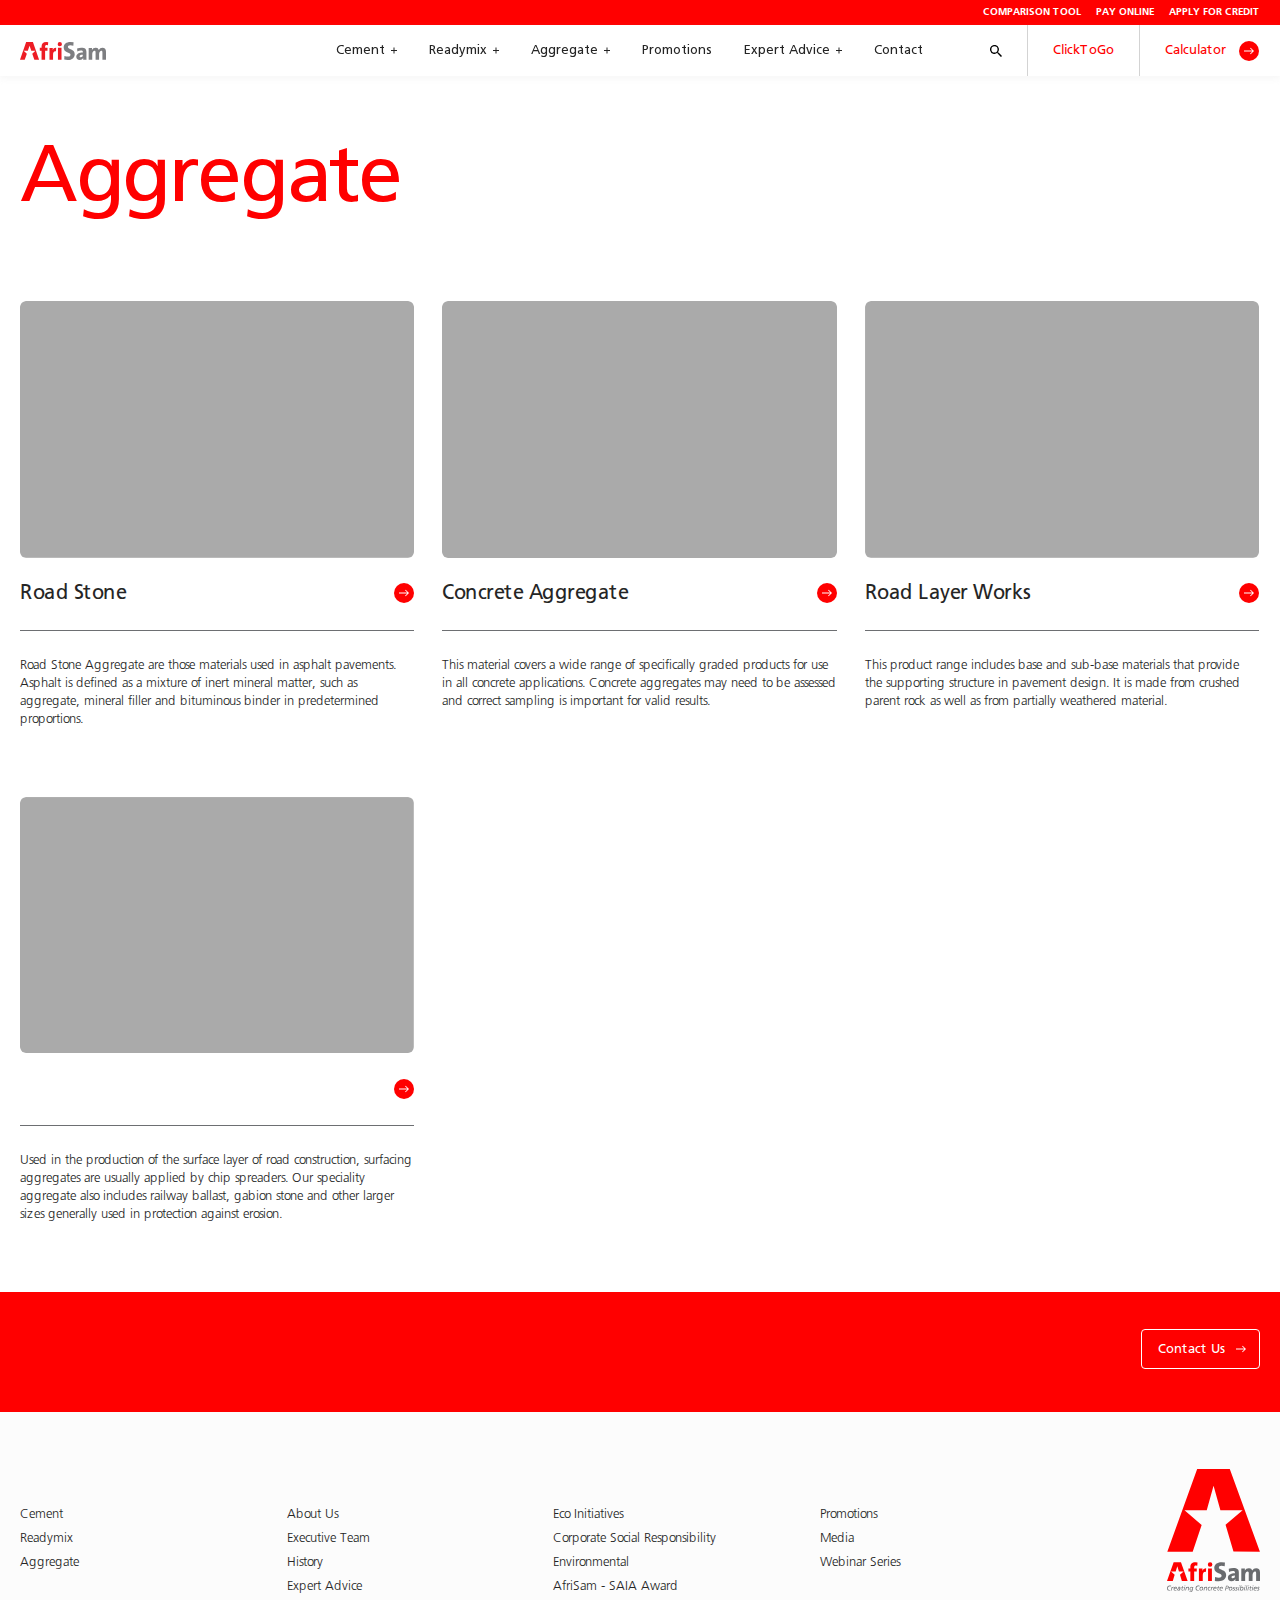
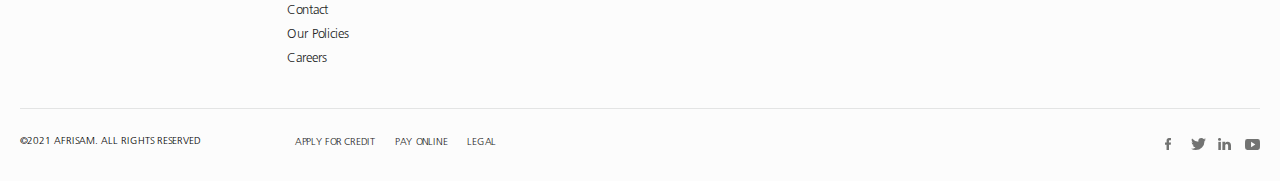
<file: aggregate.html>
<!DOCTYPE html>
<html lang="en" >

<head>
    <meta charset="utf-8">
    <meta name="viewport" content="width=device-width, minimum-scale=1.0, maximum-scale=1.0, initial-scale=1.0, user-scalable=no">
    <meta name="format-detection" content="telephone=no">
    <title>AfriSam | Readymix</title>

    <link rel="icon" href="favicon/favicon.png" type="image/png" sizes="32x32">
    <link type="text/css" rel="stylesheet" href="css/slick-theme.min.css">
    <link type="text/css" rel="stylesheet" href="css/slick.min.css">
    <link type="text/css" rel="stylesheet" href="css/style.css">
</head>

<body>
    <main class="main-wrap">
        <!-- Beginning header section -->
        <header class="main-header-section">
            <div class="header-subnav red-bg">
                <div class="common-wrap clear">

                    <ul>
                        <li><a href="#">Comparison Tool</a></li>
                        <li><a href="#">Pay Online</a></li>
                        <li><a href="#">Apply for Credit</a></li>
                    </ul>
                </div>
            </div>
            <div class="main-header">
                <div class="common-wrap clear ">
                    <div class="header-inner">
                        <div class="logo-wrap">
                            <div class="main-logo">
                                <a href="index.html" class="logo"><img src="svgs/main-logo.svg" alt=""></a>
                            </div>
                            <div class="search-trigger">
                                <figure>
                                    <img src="svgs/ic-search.svg" alt="">
                                    <img src="svgs/ic_search.svg" alt="">
                                </figure>
                            </div>
                            <div class="phone-nav" id="phone-nav">
                                <div></div>
                            </div>
                        </div>
                        <div class="nav-wrap ">
                            <div class="nav-wrap-inner">

                                <nav class="main-nav">
                                    <ul>
                                        <li><a href="cement.html">Cement</a>

                                            <div class="sub-menu">
                                                <div class="sub-menu-innar flex-box">
                                                    <div class="common-wrap clear  flex-box">
                                                        <div class="sub-menu-content">
                                                            <h3>Cement</h3>
                                                            <ul>
                                                                <li><a href="cement.html">Complete Range <em>(10)</em></a>
                                                                    
                                                                </li>
                                                                <li><a href="cement.html">Cement <em>(6)</em></a>
                                                                    <div class="sub-sub-nav">
                                                                        <ul>
                                                                            <li><a href="product.html">All Purpose Cement</a></li>
                                                                            <li><a href="product.html">High Strength Cement</a></li>
                                                                            <li><a href="product.html">Rapid Hard Cement</a></li>
                                                                            <li><a href="product.html">Slagment</a></li>
                                                                            <li><a href="product.html">Starbuild</a></li>
                                                                            <li><a href="product.html">Roadstab Cement</a></li>
                                                                        </ul>
                                                                    </div>
                                                                </li>
                                                                <li><a href="cement.html">Premix <em>(4)</em></a>
                                                                    <div class="sub-sub-nav">
                                                                        <ul>
                                                                            <li><a href="product.html">Concrete Premix</a></li>
                                                                            <li><a href="product.html">Building Premix</a></li>
                                                                            <li><a href="product.html">Plaster Premix</a></li>
                                                                            <li><a href="product.html">Screed Premix</a></li>
                                                                        </ul>
                                                                    </div>
                                                                </li>
                                                                <li><a href="cement.html">Processes & FAQs <em>(3)</em>
                                                                    <div class="sub-sub-nav">
                                                                        <ul>
                                                                            <li><a href="product.html">Cement FAQ</a></li>
                                                                            <li><a href="product.html">C-Tech</a></li>
                                                                            <li><a href="product.html">Cement Manufacturing Process</a></li>
                                                                        </ul>
                                                                    </div>
                                                                    </a></li>
                                                            </ul>
                                                        </div>
                                                        <div class="sub-menu-thumb">
                                                            <figure>
                                                                <img src="img/submenu/nav-dropdown_img@2x.png" srcset="img/submenu/nav-dropdown_img.png 640w, img/submenu/nav-dropdown_img@2x.png 1025w, img/submenu/nav-dropdown_img@3x.png 1600w" sources="(min-width:1920px)640w, 1025w, 1600w, 100vw" alt="Hero">
                                                            </figure>
                                                        </div>
                                                    </div>
                                                </div>
                                            </div>
                                        </li>
                                        <li><a href="readymix.html">Readymix</a>
                                            <div class="sub-menu">
                                                <div class="sub-menu-innar flex-box">
                                                    <div class="common-wrap clear  flex-box">
                                                        <div class="sub-menu-content">
                                                            <h3>Readymix</h3>
                                                            <ul>
                                                                <li><a href="readymix.html">Complete Range <em>(11)</em></a>
                                                                    
                                                                </li>
                                                                <li><a href="readymix.html">General Purpose <em>(1)</em></a>
                                                                    <div class="sub-sub-nav">
                                                                        <ul>
                                                                            <li><a href="readymix-product.html">Starmix</a></li>
                                                                        </ul>
                                                                    </div>
                                                                </li>
                                                                <li><a href="readymix.html">Structural Mixes <em>(5)</em></a>
                                                                    <div class="sub-sub-nav">
                                                                        <ul>
                                                                            <li><a href="readymix-product.html">Foundation Mix</a></li>
                                                                            <li><a href="readymix-product.html">Suspended Slab Mix</a></li>
                                                                            <li><a href="readymix-product.html">Surface Bed Mix</a></li>
                                                                            <li><a href="readymix-product.html">Column Mix</a></li>
                                                                            <li><a href="readymix-product.html">Post-tension Mix</a></li>
                                                                            <li><a href="readymix-product.html">Retainer Mix</a></li>
                                                                        </ul>
                                                                    </div>
                                                                </li>
                                                                <li><a href="readymix.html">Specialised Mixes <em>(5)</em>
                                                                    <div class="sub-sub-nav">
                                                                        <ul>
                                                                            <li><a href="readymix-product.html">Flowcrete</a></li>
                                                                            <li><a href="readymix-product.html">Poolmix</a></li>
                                                                            <li><a href="readymix-product.html">Trenchcrete</a></li>
                                                                            <li><a href="readymix-product.html">Hydrafil</a></li>
                                                                        </ul>
                                                                    </div>
                                                                    </a></li>
                                                                <li><a href="readymix.html">Processes & FAQs <em>(5)</em>
                                                                    <div class="sub-sub-nav">
                                                                        <ul>
                                                                            <li><a href="readymix-product.html">Readymix FAQ</a></li>
                                                                            <li><a href="readymix-product.html">Eco Readymix</a></li>
                                                                            <li><a href="readymix-product.html">Customised Mixes</a></li>
                                                                        </ul>
                                                                    </div>
                                                                    </a></li>
                                                            </ul>
                                                        </div>
                                                        <div class="sub-menu-thumb">
                                                            <figure>
                                                                <img src="img/submenu/nav-dropdown_img@2x.png" srcset="img/submenu/nav-dropdown_img.png 640w, img/submenu/nav-dropdown_img@2x.png 1025w, img/submenu/nav-dropdown_img@3x.png 1600w" sources="(min-width:1920px)640w, 1025w, 1600w, 100vw" alt="Hero">
                                                            </figure>
                                                        </div>
                                                    </div>
                                                </div>
                                            </div>
                                        </li>
                                        <li><a href="aggregate.html">Aggregate</a>
                                            <div class="sub-menu">
                                                <div class="sub-menu-innar flex-box">
                                                    <div class="common-wrap clear  flex-box">
                                                        <div class="sub-menu-content">
                                                            <h3>Aggregate</h3>
                                                            <ul>
                                                                <li><a href="aggregate.html">Complete Range <em>(4)</em></a></li>
                                                                <li><a href="aggregate.html">Road Stone</a></li>
                                                                <li><a href="aggregate.html">Concrete Aggregate</a></li>
                                                                <li><a href="aggregate.html">Road Layer Works</a></li>
                                                                <li><a href="aggregate.html">Speciality Aggregate</a></li>
                                                                <li><a href="aggregate.html">Aggregate FAQs</a></li>
                                                            </ul>
                                                        </div>
                                                        <div class="sub-menu-thumb">
                                                            <figure>
                                                                <img src="img/submenu/nav-dropdown_img@2x.png" srcset="img/submenu/nav-dropdown_img.png 640w, img/submenu/nav-dropdown_img@2x.png 1025w, img/submenu/nav-dropdown_img@3x.png 1600w" sources="(min-width:1920px)640w, 1025w, 1600w, 100vw" alt="Hero">
                                                            </figure>
                                                        </div>
                                                    </div>
                                                </div>
                                            </div>
                                        </li>
                                        <li><a href="#">Promotions</a></li>
                                        <li><a href="expert-advice.html">Expert Advice</a>
                                            <div class="sub-menu">
                                                <div class="sub-menu-innar flex-box">
                                                    <div class="common-wrap clear flex-box">
                                                        <div class="sub-menu-content">
                                                            <h3>Expert advice</h3>
                                                            <ul>
                                                                <li><a href="expert-advice.html">How To Guides <em>(10)</em></a>
                                                                    
                                                                </li>
                                                                <li><a href="expert-advice.html">Design & Build Trends <em>(6)</em></a>
                                                                    
                                                                </li>
                                                                <li><a href="expert-advice.html">Inspiration Pieces <em>(4)</em></a>
                                                                    
                                                                </li>
                                                                <li><a href="ethought-leadership.html">Thought Leadership <em>(3)</em>
                                                                    
                                                                    </a></li>
                                                            </ul>
                                                        </div>
                                                        <div class="sub-menu-thumb">
                                                            <figure>
                                                                <img src="img/submenu/nav-dropdown_img@2x.png" srcset="img/submenu/nav-dropdown_img.png 640w, img/submenu/nav-dropdown_img@2x.png 1025w, img/submenu/nav-dropdown_img@3x.png 1600w" sources="(min-width:1920px)640w, 1025w, 1600w, 100vw" alt="Hero">
                                                            </figure>
                                                        </div>
                                                    </div>
                                                </div>
                                            </div>
                                        </li>
                                        <li><a href="#">Contact</a></li>
                                    </ul>
                                    <div class="subnav-apply-credit">
                                        <ul>
                                            <li><a href="#">Comparison Tool</a></li>
                                            <li><a href="#">Pay Online</a></li>
                                            <li><a href="#">Apply for Credit</a></li>
                                        </ul>
                                    </div>
                                </nav>
                                <nav class="sidenav-nav">
                                    <ul>
                                        <li class="search-icon"><a href="#">
                                            <img src="svgs/ic-search.svg" alt="">
                                            <img src="svgs/ic_search.svg" alt="">
                                            </a></li>
                                        <li><a href="#">ClickToGo</a></li>
                                        <li><a href="calculator.html">Calculator
                                            <div class="circle-btn">
                                                <figure class="cta-rect-circle">
                                                    <img src="svgs/ic-plain-white-right-arrow.svg" alt="">
                                                </figure>
                                                <figure class="cta-rect-circle-animate">
                                                    <img src="svgs/ic-plain-white-right-arrow.svg" alt="">
                                                </figure>
                                            </div>
                                            </a>
                                        </li>
                                    </ul>
                                </nav>
                            </div>

                        </div>
                    </div>

                </div>
            </div>
        </header>
        <!-- //End header section -->

        <!-- Beginning main content section -->
        <section class="main-content-wrap aggregate">
            <section class="product-tab-wrap">
                <div class="common-wrap clear">
                    <div class="product-tab-innar flex">
                        <h1 class="anim-el">Aggregate</h1>
                        <div class="product-tab flex">
                            <div class="product-tab-item-wrap flex">
                                <div class="product-tab-item" id="product-tab-item-1">
                                    <div class="product-card-wrap zoom-image zoom-image-half flex figure-100">
                                        <a href="aggregate-product.html" class="product-card circle-btn-hover align-content flex">
                                            <div class="product-card-inner">
                                                <figure>
                                                    <img src="img/readymix/readymix-product-1@2x.png" srcset="img/readymix/readymix-product-1.png 640w, img/readymix/readymix-product-1@2x.png 1025w, img/readymix/readymix-product-1@3x.png 1600w" sources="(min-width:1920px)640w, 1025w, 1600w, 100vw" alt="Hero">
                                                </figure>
                                                <div class="product-card-content align-content-inner">
                                                    <div class="product-title">
                                                        <h4>Road Stone</h4>
                                                        <div class="circle-red">
                                                            <div class="circle-btn">
                                                                <figure class="cta-rect-circle">
                                                                    <img src="svgs/ic-plain-white-right-arrow.svg" alt="">
                                                                </figure>
                                                                <figure class="cta-rect-circle-animate">
                                                                    <img src="svgs/ic-plain-white-right-arrow.svg" alt="">
                                                                </figure>
                                                            </div>
                                                        </div>
                                                    </div>
                                                    <div class="product-card-description">
                                                        <p>Road Stone Aggregate are those materials used in asphalt pavements. Asphalt is defined as a mixture of inert mineral matter, such as aggregate, mineral filler and bituminous binder in predetermined proportions. </p>
                                                    </div>
                                                </div>
                                            </div>
                                        </a>
                                        <a href="aggregate-product.html" class="product-card circle-btn-hover align-content flex">
                                            <div class="product-card-inner">
                                                <figure>
                                                    <img src="img/readymix/readymix-product-1@2x.png" srcset="img/readymix/readymix-product-1.png 640w, img/readymix/readymix-product-1@2x.png 1025w, img/readymix/readymix-product-1@3x.png 1600w" sources="(min-width:1920px)640w, 1025w, 1600w, 100vw" alt="Hero">
                                                </figure>
                                                <div class="product-card-content align-content-inner">
                                                    <div class="product-title">
                                                        <h4>Concrete Aggregate</h4>
                                                        <div class="circle-red">
                                                            <div class="circle-btn">
                                                                <figure class="cta-rect-circle">
                                                                    <img src="svgs/ic-plain-white-right-arrow.svg" alt="">
                                                                </figure>
                                                                <figure class="cta-rect-circle-animate">
                                                                    <img src="svgs/ic-plain-white-right-arrow.svg" alt="">
                                                                </figure>
                                                            </div>
                                                        </div>
                                                    </div>
                                                    <div class="product-card-description">
                                                        <p>This material covers a wide range of specifically graded products for use in all concrete applications. Concrete aggregates may need to be assessed and correct sampling is important for valid results.</p>
                                                    </div>
                                                </div>
                                            </div>
                                        </a>
                                        <a href="aggregate-product.html" class="product-card circle-btn-hover align-content flex">
                                            <div class="product-card-inner">
                                                <figure>
                                                    <img src="img/readymix/readymix-product-1@2x.png" srcset="img/readymix/readymix-product-1.png 640w, img/readymix/readymix-product-1@2x.png 1025w, img/readymix/readymix-product-1@3x.png 1600w" sources="(min-width:1920px)640w, 1025w, 1600w, 100vw" alt="Hero">
                                                </figure>
                                                <div class="product-card-content align-content-inner">
                                                    <div class="product-title">
                                                        <h4>Road Layer Works</h4>
                                                        <div class="circle-red">
                                                            <div class="circle-btn">
                                                                <figure class="cta-rect-circle">
                                                                    <img src="svgs/ic-plain-white-right-arrow.svg" alt="">
                                                                </figure>
                                                                <figure class="cta-rect-circle-animate">
                                                                    <img src="svgs/ic-plain-white-right-arrow.svg" alt="">
                                                                </figure>
                                                            </div>
                                                        </div>
                                                    </div>
                                                    <div class="product-card-description">
                                                        <p>This product range includes base and sub-base materials that provide the supporting structure in pavement design. It is made from crushed parent rock as well as from partially weathered material.</p>
                                                    </div>
                                                </div>
                                            </div>
                                        </a>
                                        <a href="aggregate-product.html" class="product-card circle-btn-hover align-content flex">
                                            <div class="product-card-inner">
                                                <figure>
                                                    <img src="img/readymix/readymix-product-1@2x.png" srcset="img/readymix/readymix-product-1.png 640w, img/readymix/readymix-product-1@2x.png 1025w, img/readymix/readymix-product-1@3x.png 1600w" sources="(min-width:1920px)640w, 1025w, 1600w, 100vw" alt="Hero">
                                                </figure>
                                                <div class="product-card-content align-content-inner">
                                                    <div class="product-title">
                                                        <h4>Speciality Aggregate</h4>
                                                        <div class="circle-red">
                                                            <div class="circle-btn">
                                                                <figure class="cta-rect-circle">
                                                                    <img src="svgs/ic-plain-white-right-arrow.svg" alt="">
                                                                </figure>
                                                                <figure class="cta-rect-circle-animate">
                                                                    <img src="svgs/ic-plain-white-right-arrow.svg" alt="">
                                                                </figure>
                                                            </div>
                                                        </div>
                                                    </div>
                                                    <div class="product-card-description">
                                                        <p>Used in the production of the surface layer of road construction, surfacing aggregates are usually applied by chip spreaders. Our speciality aggregate also includes railway ballast, gabion stone and other larger sizes generally used in protection against erosion.</p>
                                                    </div>
                                                </div>
                                            </div>
                                        </a>
                                    </div>
                                </div>
                            </div>
                        </div>
                    </div>
                </div>
            </section>

            <section class="contact-bar-wrap red-bg">
                <div class="common-wrap clear">
                    <div class="contact-bar-inner flex-box flex-vertical-align">
                        <h3>We would like to hear from you.</h3>
                        <div class="view-all-btn">
                            <a href="product.html" class="btn transparent-white-bg btn-arrow">
                                <span>Contact Us</span>
                                <figure class="cta-rect-arrow-right__arrow">
                                    <img src="svgs/ic-plain-white-right-arrow.svg" alt="">
                                </figure>
                                <figure class="cta-rect-arrow-right__arrow-hover">
                                    <img src="svgs/ic-plain-white-right-arrow.svg" alt="">
                                </figure>
                            </a>
                        </div>
                    </div>
                </div>
            </section>

        </section>
        <!-- //End main content section -->

        <!-- Beginning footer section -->
        <footer class="main-footer-section">
            <div class="common-wrap clear ">
                <div class="footer-inner flex-box">
                    <div class="footer-logo order-2">
                        <a href="#">
                            <img src="svgs/footer-logo.svg" alt="">
                        </a>
                    </div>
                    <div class="footer-widget-wrap flex border-animation">
                        <div class="footer-widget">
                            <h5>Products</h5>
                            <ul>
                                <li>
                                    <a href="cement.html">Cement</a>
                                </li>
                                <li>
                                    <a href="readymix.html">Readymix</a>
                                </li>
                                <li>
                                    <a href="aggregate.html">Aggregate</a>
                                </li>
                            </ul>
                        </div>
                        <div class="footer-widget">
                            <h5>Company</h5>
                            <ul>
                                <li>
                                    <a href="about-confirmed.html">About Us</a>
                                </li>
                                <li>
                                    <a href="about-confirmed.html">Executive Team</a>
                                </li>
                                <li>
                                    <a href="history.html">History</a>
                                </li>
                                <li>
                                    <a href="expert-advice.html">Expert Advice</a>
                                </li>
                                <li>
                                    <a href="#">Contact</a>
                                </li>
                                <li>
                                    <a href="#">Our Policies</a>
                                </li>
                                <li>
                                    <a href="#">Careers</a>
                                </li>
                            </ul>
                        </div>
                        <div class="footer-widget">
                            <h5>Sustainability </h5>
                            <ul>
                                <li>
                                    <a href="#">Eco Initiatives</a>
                                </li>
                                <li>
                                    <a href="#">Corporate Social Responsibility</a>
                                </li>
                                <li>
                                    <a href="#">Environmental</a>
                                </li>
                                <li>
                                    <a href="#">AfriSam - SAIA Award</a>
                                </li>
                            </ul>
                        </div>
                        <div class="footer-widget">
                            <h5>Media </h5>
                            <ul>
                                <li>
                                    <a href="#">Promotions</a>
                                </li>
                                <li>
                                    <a href="#">Media</a>
                                </li>
                                <li>
                                    <a href="#">Webinar Series</a>
                                </li>
                            </ul>
                        </div>
                        <div class="footer-widget mobi">
                            <ul>
                                <li>
                                    <a href="#">Apply for Credit</a>
                                </li>
                                <li>
                                    <a href="#">Pay Online</a>
                                </li>
                                <li>
                                    <a href="#">Legal</a>
                                </li>
                            </ul>
                        </div>
                    </div>
                </div>
            </div>
            <div class="footer-bottom">
                <div class="common-wrap clear">
                    <div class="footer-bottom-inner flex-box">
                        <div class="footer-bottom-left flex-box border-animation">
                            <div class="footer-copyright">
                                <p>©2021 AfriSam. All rights reserved</p>

                            </div>
                            <div class="footer-extra-link">
                                <ul>
                                    <li> <a href="#">Apply for Credit</a> </li>
                                    <li> <a href="#">Pay Online</a> </li>
                                    <li> <a href="#">Legal</a> </li>
                                </ul>
                            </div>
                        </div>
                        <div class="footer-social">
                            <ul>
                                <li>
                                    <a href="#">
                                        <img class="default" src="svgs/social-facebook.svg" alt="">
                                        <img class="hoverd" src="svgs/Facebook.svg" alt="">
                                    </a>
                                </li>
                                <li>
                                    <a href="#">
                                        <img class="default" src="svgs/social-twitter.svg" alt="">
                                        <img class="hoverd" src="svgs/Twitter.svg" alt="">
                                    </a>
                                </li>
                                <li>
                                    <a href="#">
                                        <img class="default" src="svgs/social-linkedin.svg" alt="">
                                        <img class="hoverd" src="svgs/LinkedIn.svg" alt="">
                                    </a>
                                </li>
                                <li>
                                    <a href="#">
                                        <img class="default" src="svgs/social-youtube.svg" alt="">
                                        <img class="hoverd" src="svgs/Youtube.svg" alt="">
                                    </a>
                                </li>
                            </ul>
                        </div>
                    </div>
                </div>
            </div>
        </footer>
        <!-- //End main footer section -->
    </main>

    <script type="text/javascript" src="js/jquery-3.5.1.min.js"></script>
    <script type="text/javascript" src="js/slick.min.js"></script>
    <script type="text/javascript" src="js/headroom.js"></script>
    <script type="text/javascript" src="js/common-scripts.js" defer></script>
</body>

</html>
</file>
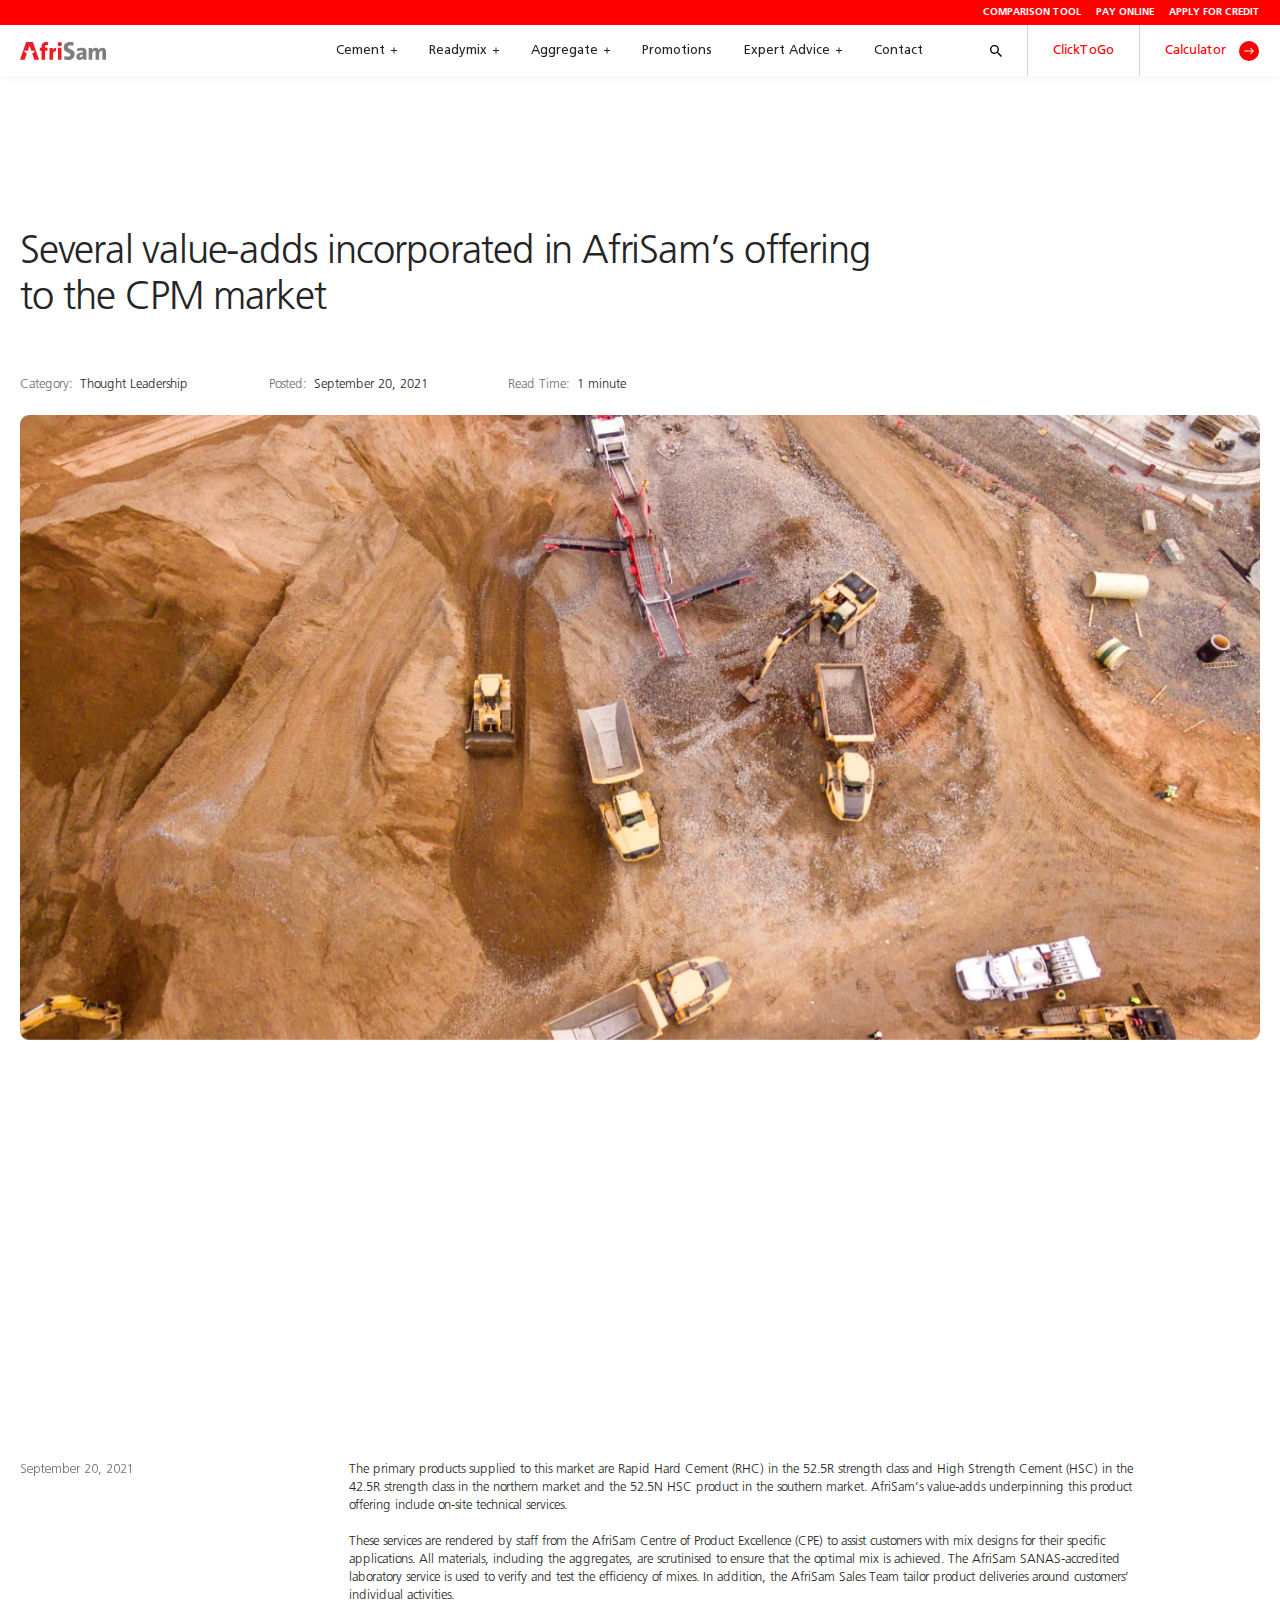
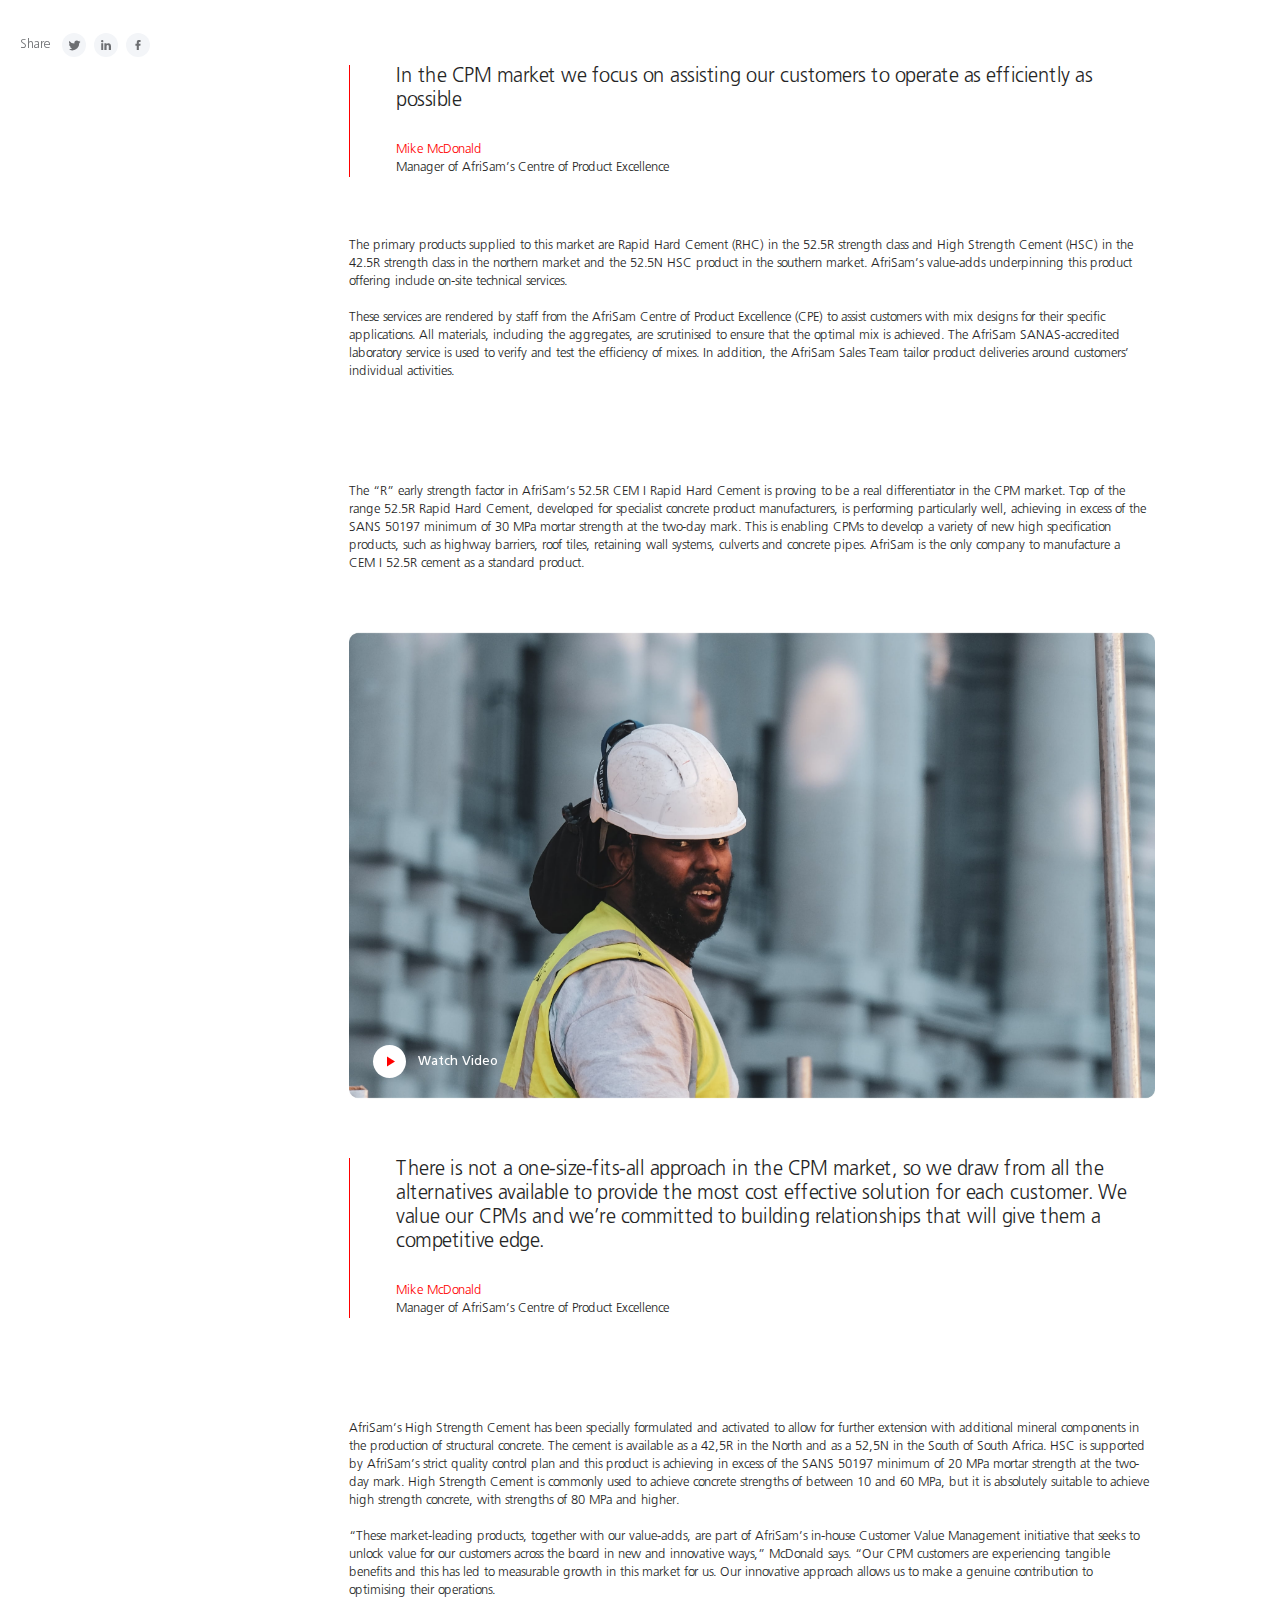
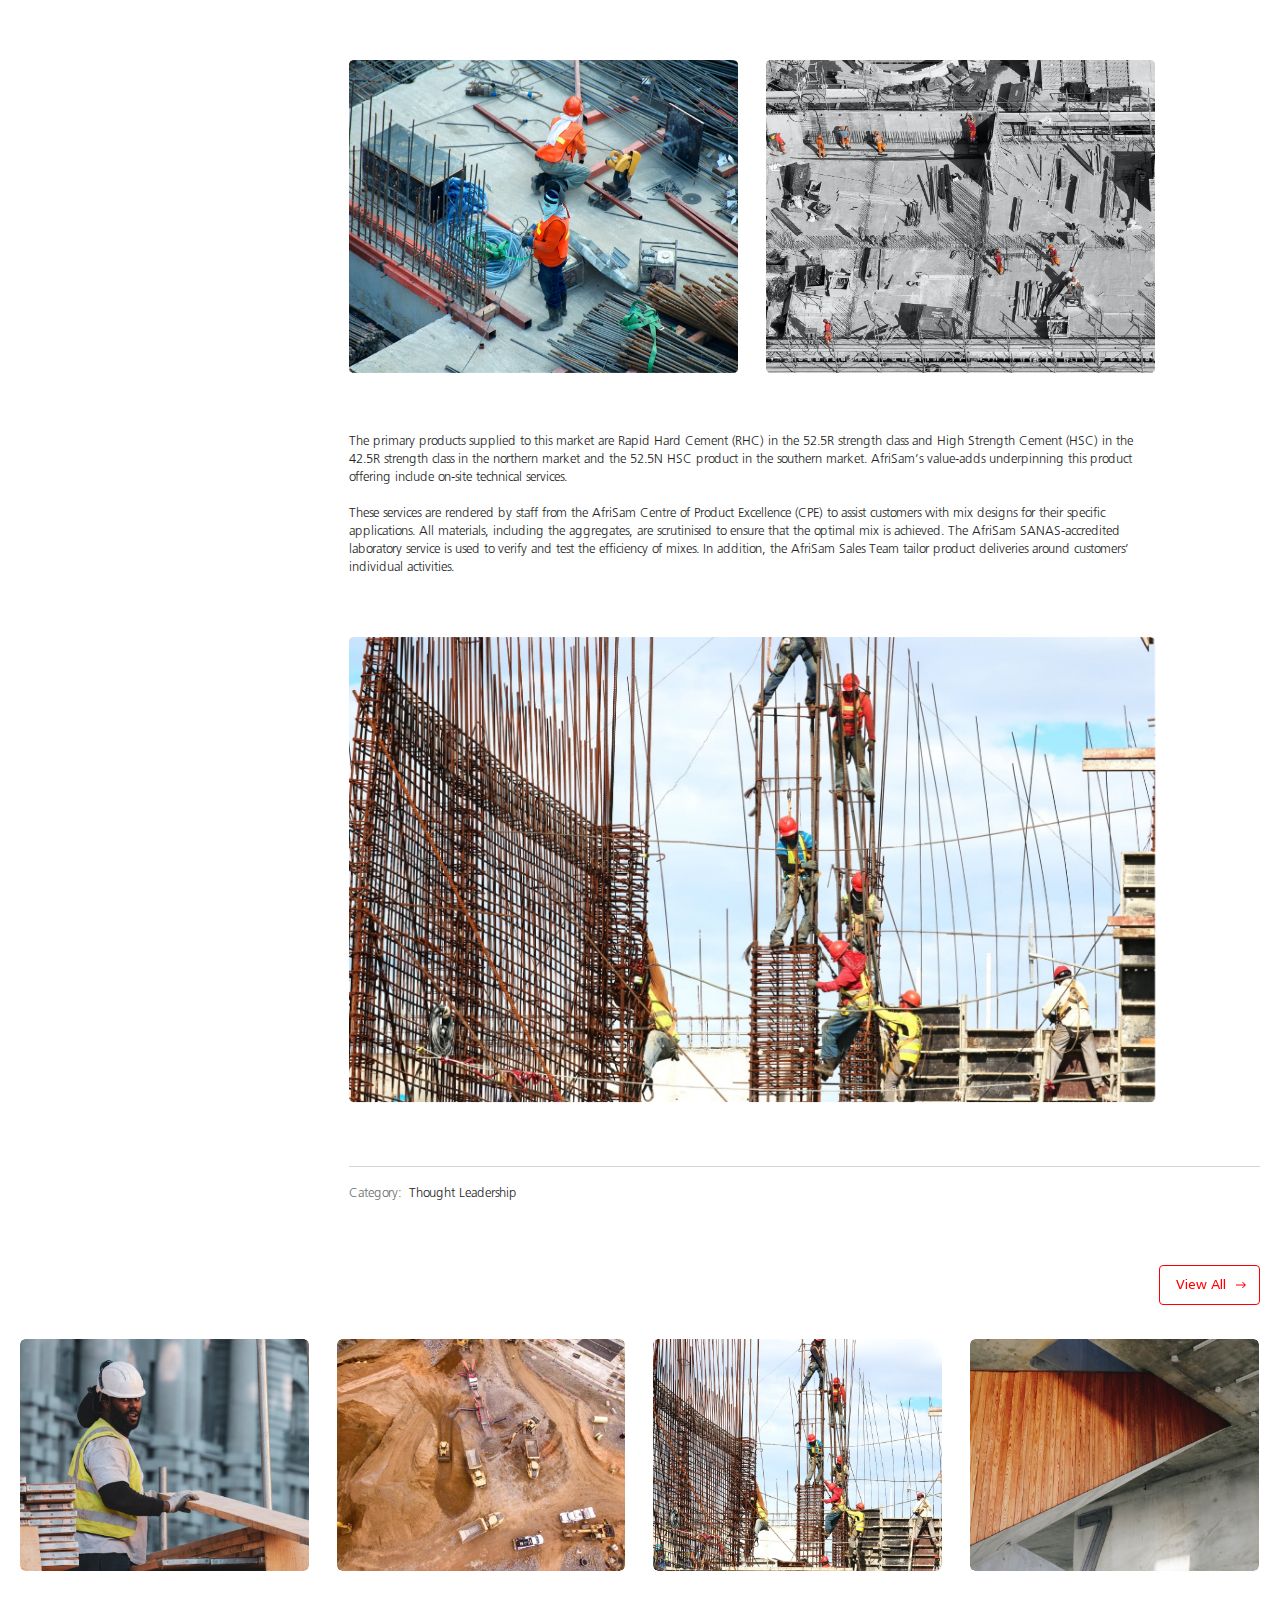
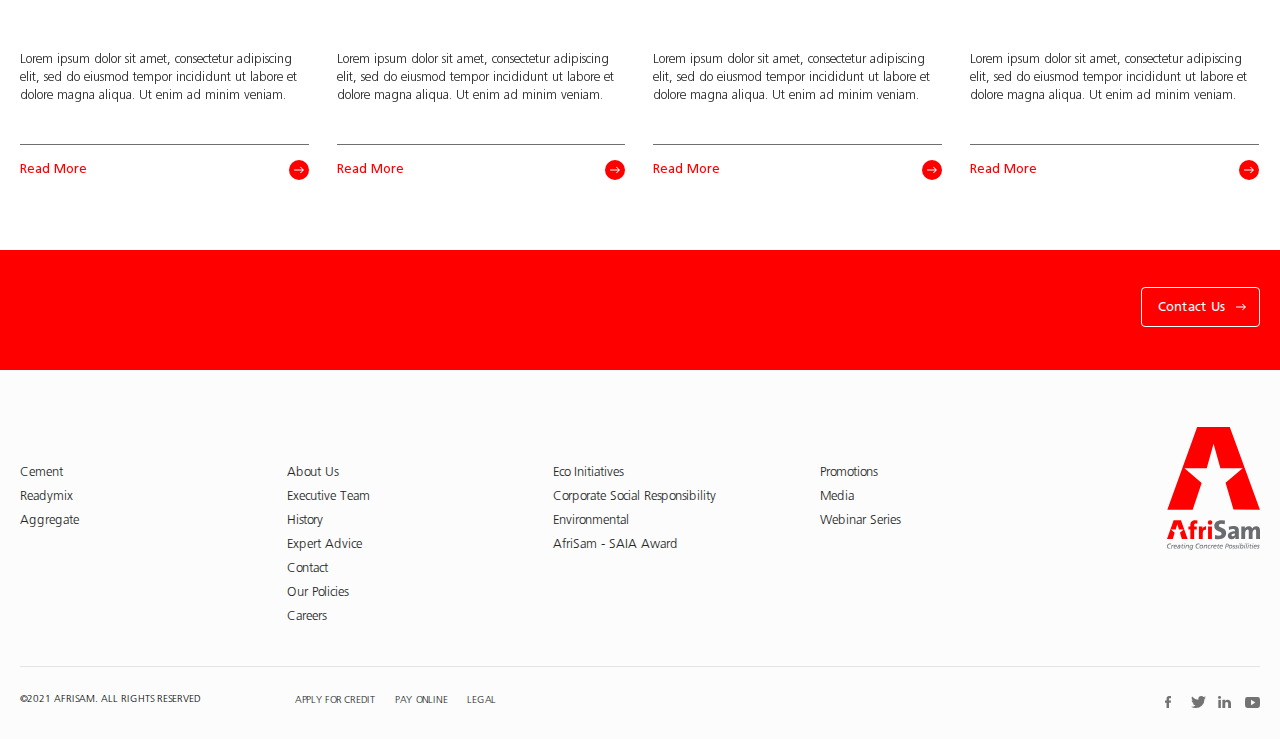
<file: blog-article-with-images.html>
<!DOCTYPE html>
<html lang="en" >

<head>
    <meta charset="utf-8">
    <meta name="viewport" content="width=device-width, minimum-scale=1.0, maximum-scale=1.0, initial-scale=1.0, user-scalable=no">
    <meta name="format-detection" content="telephone=no">
    <title>AfriSam | Blog Article</title>

    <link rel="icon" href="favicon/favicon.png" type="image/png" sizes="32x32">
    <link type="text/css" rel="stylesheet" href="css/slick-theme.min.css">
    <link type="text/css" rel="stylesheet" href="css/slick.min.css">
    <link type="text/css" rel="stylesheet" href="css/glider.min.css">
    <link type="text/css" rel="stylesheet" href="css/style.css">
</head>

<body>
    <main class="main-wrap">
        <!-- Beginning header section -->
        <header class="main-header-section">
            <div class="header-subnav red-bg">
                <div class="common-wrap clear">

                    <ul>
                        <li><a href="#">Comparison Tool</a></li>
                        <li><a href="#">Pay Online</a></li>
                        <li><a href="#">Apply for Credit</a></li>
                    </ul>
                </div>
            </div>
            <div class="main-header">
                <div class="common-wrap clear ">
                    <div class="header-inner">
                        <div class="logo-wrap">
                            <div class="main-logo">
                                <a href="index.html" class="logo"><img src="svgs/main-logo.svg" alt=""></a>
                            </div>
                            <div class="search-trigger">
                                <figure>
                                    <img src="svgs/ic-search.svg" alt="">
                                    <img src="svgs/ic_search.svg" alt="">
                                </figure>
                            </div>
                            <div class="phone-nav" id="phone-nav">
                                <div></div>
                            </div>
                        </div>
                        <div class="nav-wrap ">
                            <div class="nav-wrap-inner">

                                <nav class="main-nav">
                                    <ul>
                                        <li><a href="cement.html">Cement</a>

                                            <div class="sub-menu">
                                                <div class="sub-menu-innar flex-box">
                                                    <div class="common-wrap clear  flex-box">
                                                        <div class="sub-menu-content">
                                                            <h3>Cement</h3>
                                                            <ul>
                                                                <li><a href="cement.html">Complete Range <em>(10)</em></a>
                                                                    
                                                                </li>
                                                                <li><a href="cement.html">Cement <em>(6)</em></a>
                                                                    <div class="sub-sub-nav">
                                                                        <ul>
                                                                            <li><a href="product.html">All Purpose Cement</a></li>
                                                                            <li><a href="product.html">High Strength Cement</a></li>
                                                                            <li><a href="product.html">Rapid Hard Cement</a></li>
                                                                            <li><a href="product.html">Slagment</a></li>
                                                                            <li><a href="product.html">Starbuild</a></li>
                                                                            <li><a href="product.html">Roadstab Cement</a></li>
                                                                        </ul>
                                                                    </div>
                                                                </li>
                                                                <li><a href="cement.html">Premix <em>(4)</em></a>
                                                                    <div class="sub-sub-nav">
                                                                        <ul>
                                                                            <li><a href="product.html">Concrete Premix</a></li>
                                                                            <li><a href="product.html">Building Premix</a></li>
                                                                            <li><a href="product.html">Plaster Premix</a></li>
                                                                            <li><a href="product.html">Screed Premix</a></li>
                                                                        </ul>
                                                                    </div>
                                                                </li>
                                                                <li><a href="cement.html">Processes & FAQs <em>(3)</em>
                                                                    <div class="sub-sub-nav">
                                                                        <ul>
                                                                            <li><a href="product.html">Cement FAQ</a></li>
                                                                            <li><a href="product.html">C-Tech</a></li>
                                                                            <li><a href="product.html">Cement Manufacturing Process</a></li>
                                                                        </ul>
                                                                    </div>
                                                                    </a></li>
                                                            </ul>
                                                        </div>
                                                        <div class="sub-menu-thumb">
                                                            <figure>
                                                                <img src="img/submenu/nav-dropdown_img@2x.png" srcset="img/submenu/nav-dropdown_img.png 640w, img/submenu/nav-dropdown_img@2x.png 1025w, img/submenu/nav-dropdown_img@3x.png 1600w" sources="(min-width:1920px)640w, 1025w, 1600w, 100vw" alt="Hero">
                                                            </figure>
                                                        </div>
                                                    </div>
                                                </div>
                                            </div>
                                        </li>
                                        <li><a href="readymix.html">Readymix</a>
                                            <div class="sub-menu">
                                                <div class="sub-menu-innar flex-box">
                                                    <div class="common-wrap clear  flex-box">
                                                        <div class="sub-menu-content">
                                                            <h3>Readymix</h3>
                                                            <ul>
                                                                <li><a href="readymix.html">Complete Range <em>(11)</em></a>
                                                                    
                                                                </li>
                                                                <li><a href="readymix.html">General Purpose <em>(1)</em></a>
                                                                    <div class="sub-sub-nav">
                                                                        <ul>
                                                                            <li><a href="readymix-product.html">Starmix</a></li>
                                                                        </ul>
                                                                    </div>
                                                                </li>
                                                                <li><a href="readymix.html">Structural Mixes <em>(5)</em></a>
                                                                    <div class="sub-sub-nav">
                                                                        <ul>
                                                                            <li><a href="readymix-product.html">Foundation Mix</a></li>
                                                                            <li><a href="readymix-product.html">Suspended Slab Mix</a></li>
                                                                            <li><a href="readymix-product.html">Surface Bed Mix</a></li>
                                                                            <li><a href="readymix-product.html">Column Mix</a></li>
                                                                            <li><a href="readymix-product.html">Post-tension Mix</a></li>
                                                                            <li><a href="readymix-product.html">Retainer Mix</a></li>
                                                                        </ul>
                                                                    </div>
                                                                </li>
                                                                <li><a href="readymix.html">Specialised Mixes <em>(5)</em>
                                                                    <div class="sub-sub-nav">
                                                                        <ul>
                                                                            <li><a href="readymix-product.html">Flowcrete</a></li>
                                                                            <li><a href="readymix-product.html">Poolmix</a></li>
                                                                            <li><a href="readymix-product.html">Trenchcrete</a></li>
                                                                            <li><a href="readymix-product.html">Hydrafil</a></li>
                                                                        </ul>
                                                                    </div>
                                                                    </a></li>
                                                                <li><a href="readymix.html">Processes & FAQs <em>(5)</em>
                                                                    <div class="sub-sub-nav">
                                                                        <ul>
                                                                            <li><a href="readymix-product.html">Readymix FAQ</a></li>
                                                                            <li><a href="readymix-product.html">Eco Readymix</a></li>
                                                                            <li><a href="readymix-product.html">Customised Mixes</a></li>
                                                                        </ul>
                                                                    </div>
                                                                    </a></li>
                                                            </ul>
                                                        </div>
                                                        <div class="sub-menu-thumb">
                                                            <figure>
                                                                <img src="img/submenu/nav-dropdown_img@2x.png" srcset="img/submenu/nav-dropdown_img.png 640w, img/submenu/nav-dropdown_img@2x.png 1025w, img/submenu/nav-dropdown_img@3x.png 1600w" sources="(min-width:1920px)640w, 1025w, 1600w, 100vw" alt="Hero">
                                                            </figure>
                                                        </div>
                                                    </div>
                                                </div>
                                            </div>
                                        </li>
                                        <li><a href="aggregate.html">Aggregate</a>
                                            <div class="sub-menu">
                                                <div class="sub-menu-innar flex-box">
                                                    <div class="common-wrap clear  flex-box">
                                                        <div class="sub-menu-content">
                                                            <h3>Aggregate</h3>
                                                            <ul>
                                                                <li><a href="aggregate.html">Complete Range <em>(4)</em></a></li>
                                                                <li><a href="aggregate.html">Road Stone</a></li>
                                                                <li><a href="aggregate.html">Concrete Aggregate</a></li>
                                                                <li><a href="aggregate.html">Road Layer Works</a></li>
                                                                <li><a href="aggregate.html">Speciality Aggregate</a></li>
                                                                <li><a href="aggregate.html">Aggregate FAQs</a></li>
                                                            </ul>
                                                        </div>
                                                        <div class="sub-menu-thumb">
                                                            <figure>
                                                                <img src="img/submenu/nav-dropdown_img@2x.png" srcset="img/submenu/nav-dropdown_img.png 640w, img/submenu/nav-dropdown_img@2x.png 1025w, img/submenu/nav-dropdown_img@3x.png 1600w" sources="(min-width:1920px)640w, 1025w, 1600w, 100vw" alt="Hero">
                                                            </figure>
                                                        </div>
                                                    </div>
                                                </div>
                                            </div>
                                        </li>
                                        <li><a href="#">Promotions</a></li>
                                        <li><a href="expert-advice.html">Expert Advice</a>
                                            <div class="sub-menu">
                                                <div class="sub-menu-innar flex-box">
                                                    <div class="common-wrap clear flex-box">
                                                        <div class="sub-menu-content">
                                                            <h3>Expert advice</h3>
                                                            <ul>
                                                                <li><a href="expert-advice.html">How To Guides <em>(10)</em></a>
                                                                    
                                                                </li>
                                                                <li><a href="expert-advice.html">Design & Build Trends <em>(6)</em></a>
                                                                    
                                                                </li>
                                                                <li><a href="expert-advice.html">Inspiration Pieces <em>(4)</em></a>
                                                                    
                                                                </li>
                                                                <li><a href="ethought-leadership.html">Thought Leadership <em>(3)</em>
                                                                    
                                                                    </a></li>
                                                            </ul>
                                                        </div>
                                                        <div class="sub-menu-thumb">
                                                            <figure>
                                                                <img src="img/submenu/nav-dropdown_img@2x.png" srcset="img/submenu/nav-dropdown_img.png 640w, img/submenu/nav-dropdown_img@2x.png 1025w, img/submenu/nav-dropdown_img@3x.png 1600w" sources="(min-width:1920px)640w, 1025w, 1600w, 100vw" alt="Hero">
                                                            </figure>
                                                        </div>
                                                    </div>
                                                </div>
                                            </div>
                                        </li>
                                        <li><a href="#">Contact</a></li>
                                    </ul>
                                    <div class="subnav-apply-credit">
                                        <ul>
                                            <li><a href="#">Comparison Tool</a></li>
                                            <li><a href="#">Pay Online</a></li>
                                            <li><a href="#">Apply for Credit</a></li>
                                        </ul>
                                    </div>
                                </nav>
                                <nav class="sidenav-nav">
                                    <ul>
                                        <li class="search-icon"><a href="#">
                                            <img src="svgs/ic-search.svg" alt="">
                                            <img src="svgs/ic_search.svg" alt="">
                                            </a></li>
                                        <li><a href="#">ClickToGo</a></li>
                                        <li><a href="calculator.html">Calculator
                                            <div class="circle-btn">
                                                <figure class="cta-rect-circle">
                                                    <img src="svgs/ic-plain-white-right-arrow.svg" alt="">
                                                </figure>
                                                <figure class="cta-rect-circle-animate">
                                                    <img src="svgs/ic-plain-white-right-arrow.svg" alt="">
                                                </figure>
                                            </div>
                                            </a>
                                        </li>
                                    </ul>
                                </nav>
                            </div>

                        </div>
                    </div>

                </div>
            </div>
        </header>
        <!-- //End header section -->

        <!-- Beginning main content section -->
        <section class="main-content-wrap blog-article">
            
            <section class="article-hero-wrap">
                <div class="common-wrap clear">
                    <div class="article-hero-innar flex">
                        <div class="article-hero-content flex">
                            <h2>Several value-adds incorporated in AfriSam’s offering to the CPM market</h2>
                            <div class="article-category">
                                <ul class="flex">
                                    <li>Category: <em>Thought Leadership</em></li>
                                    <li>Posted: <em>September 20, 2021</em></li>
                                    <li>Read Time: <em>1 minute</em></li>
                                </ul>
                            </div>
                        </div>
                        <div class="article-hero flex">
                            <picture>
                                <source media="(min-width: 481px)" srcset="img/blog-article/article_hero-img@2x.jpg" sizes="100vw">
                                <source media="(max-width: 480px)" srcset="img/blog-article/article_hero-img-mobi@2x.jpg" sizes="100vw">
                                <img src="img/blog-article/article_hero-img@2x.jpg" srcset="img/blog-article/article_hero-img-mobi@2x.jpg, img/blog-article/article_hero-img@2x.jpg" sizes="100vw" alt="">
                            </picture>
                        </div>
                    </div>
                </div>
            </section>

            <section class="blog-article-wrap">
                <div class="common-wrap clear">
                    <div class="blog-article-innar flex">
                        <div class="blog-article-intro">
                            <h2>AfriSam’s offering to concrete precast manufacturers (CPMs) operating in today’s highly competitive marketplace incorporates several value-adds, designed to improve the performance of their products and help to contain costs.</h2>
                        </div>
                        <div class="blog-article-content-wrap flex">
                            <aside class="blog-article-left-content flex">
                                <dfn>September 20, 2021</dfn>
                                <h4>Several value-adds incorporated in AfriSam’s offering to the CPM market</h4>
                                <div class="blog-article-social-wrap flex">
                                    <em>Share</em>
                                    <ul class="flex">
                                        <li><a href="#"><img class="default" src="svgs/blog-article/twitter_icon.svg" alt=""><img class="hoverd" src="svgs/blog-article/twitter_icon-rd.svg" alt=""></a></li>
                                        <li><a href="#"><img class="default" src="svgs/blog-article/linkedin_icon.svg" alt=""><img class="hoverd" src="svgs/blog-article/linkedin_icon-rd.svg" alt=""></a></li>
                                        <li><a href="#"><img class="default" src="svgs/blog-article/facebook_icon.svg" alt=""><img class="hoverd" src="svgs/blog-article/facebook_icon-rd.svg" alt=""></a></li>
                                    </ul>
                                </div>
                            </aside>
                            <div class="blog-article-content flex">
                                <div class="blog-article-content-item-wrap flex">
                                    <div class="blog-article-content-item flex">
                                        <p>The primary products supplied to this market are Rapid Hard Cement (RHC) in the 52.5R strength class and High Strength Cement (HSC) in the 42.5R 
                                            strength class in the northern market and the 52.5N HSC product in the southern market. AfriSam’s value-adds underpinning this product offering include 
                                            on-site technical services. </p>
                                            <p>These services are rendered by staff from the AfriSam Centre of Product Excellence (CPE) to assist customers with mix designs for their specific 
                                                applications. All materials, including the aggregates, are scrutinised to ensure that the optimal mix is achieved. The AfriSam SANAS-accredited laboratory 
                                                service is used to verify and test the efficiency of mixes. In addition, the AfriSam Sales Team tailor product deliveries around customers’ individual activities.</p>
                                    </div>
                                    <div class="quote-wrap flex">
                                        <p>In the CPM market we focus on assisting our customers to operate as efficiently as possible</p>
                                        <div class="quote-author">
                                            <h6>Mike McDonald</h6>
                                            <p>Manager of AfriSam’s Centre of Product Excellence</p>
                                        </div>
                                    </div>
                                    <div class="blog-article-content-item flex">
                                        <p>The primary products supplied to this market are Rapid Hard Cement (RHC) in the 52.5R strength class and High Strength Cement (HSC) in the 42.5R strength class in the northern market and the 52.5N HSC product in the southern market. AfriSam’s value-adds underpinning this product offering include on-site technical services.</p>
                                        <p>These services are rendered by staff from the AfriSam Centre of Product Excellence (CPE) to assist customers with mix designs for their specific applications. All materials, including the aggregates, are scrutinised to ensure that the optimal mix is achieved. The AfriSam SANAS-accredited laboratory service is used to verify and test the efficiency of mixes. In addition, the AfriSam Sales Team tailor product deliveries around customers’ individual activities.</p>
                                    </div>
                                    <div class="blog-article-content-item flex">
                                        <h4>The Rapid Hard Differentiator </h4>
                                        <p>The “R” early strength factor in AfriSam’s 52.5R CEM I Rapid Hard Cement is proving to be a real differentiator in the CPM market. Top of the range 
                                            52.5R Rapid Hard Cement, developed for specialist concrete product manufacturers, is performing particularly well, achieving in excess of the SANS 
                                            50197 minimum of 30 MPa mortar strength at the two-day mark. This is enabling CPMs to develop a variety of new high specification products, such as 
                                            highway barriers, roof tiles, retaining wall systems, culverts and concrete pipes. AfriSam is the only company to manufacture a CEM I 52.5R cement as a 
                                            standard product.</p>
                                    </div>
                                    <div class="blog-article-content-thumb">
                                        <figure>
                                            <img src="img/blog-article/video_bg@2x.jpg" srcset="img/blog-article/video_bg.jpg 640w, img/blog-article/video_bg@2x.jpg 1025w, img/blog-article/video_bg@3x.jpg 1600w" sources="(min-width:1920px)640w, 1025w, 1600w, 100vw" alt="Hero">
                                        </figure>
                                        <div class="video-play-btn flex">
                                            <a href="#"><img src="svgs/blog-article/play_icon.svg" alt=""></a>
                                            <em>Watch Video</em>
                                        </div>
                                    </div>
                                    <div class="quote-wrap flex">
                                        <p>There is not a one-size-fits-all approach in the CPM market, so we draw from all the alternatives available to provide the most cost effective solution for each customer. We value our CPMs and we’re committed to building relationships that will give them a competitive edge.</p>
                                        <div class="quote-author">
                                            <h6>Mike McDonald</h6>
                                            <p>Manager of AfriSam’s Centre of Product Excellence</p>
                                        </div>
                                    </div>
                                    <div class="blog-article-content-item flex">
                                        <h4>The High Strength Cement</h4>
                                        <p>AfriSam’s High Strength Cement has been specially formulated and activated to allow for further extension with additional mineral components in the 
                                            production of structural concrete. The cement is available as a 42,5R in the North and as a 52,5N in the South of South Africa. HSC is supported by 
                                            AfriSam’s strict quality control plan and this product is achieving in excess of the SANS 50197 minimum of 20 MPa mortar strength at the two-day mark. 
                                            High Strength Cement is commonly used to achieve concrete strengths of between 10 and 60 MPa, but it is absolutely suitable to achieve high strength 
                                            concrete, with strengths of 80 MPa and higher.</p>
                                            <p>“These market-leading products, together with our value-adds, are part of AfriSam’s in-house Customer Value Management initiative that seeks to unlock 
                                                value for our customers across the board in new and innovative ways,” McDonald says. “Our CPM customers are experiencing tangible benefits and this 
                                                has led to measurable growth in this market for us. Our innovative approach allows us to make a genuine contribution to optimising their operations.</p>
                                    </div>
                                    <div class="blog-article-content-thumb flex">
                                        <div class="blog-article-content-small-thumb">
                                            <figure>
                                                <img src="img/blog-article/article-2-img@2x.jpg" srcset="img/blog-article/article-2-img.jpg 640w, img/blog-article/article-2-img@2x.jpg 1025w, img/blog-article/article-2-img@3x.jpg 1600w" sources="(min-width:1920px)640w, 1025w, 1600w, 100vw" alt="Hero">
                                            </figure>
                                        </div>
                                        <div class="blog-article-content-small-thumb">
                                            <figure>
                                                <img src="img/blog-article/article-2-img2@2x.jpg" srcset="img/blog-article/article-2-img2.jpg 640w, img/blog-article/article-2-img2@2x.jpg 1025w, img/blog-article/article-2-img2@3x.jpg 1600w" sources="(min-width:1920px)640w, 1025w, 1600w, 100vw" alt="Hero">
                                            </figure>
                                        </div>
                                    </div>
                                    <div class="blog-article-content-item flex">
                                        <p>The primary products supplied to this market are Rapid Hard Cement (RHC) in the 52.5R strength class and High Strength Cement (HSC) in the 42.5R 
                                            strength class in the northern market and the 52.5N HSC product in the southern market. AfriSam’s value-adds underpinning this product offering include 
                                            on-site technical services. </p>
                                            <p>These services are rendered by staff from the AfriSam Centre of Product Excellence (CPE) to assist customers with mix designs for their specific 
                                                applications. All materials, including the aggregates, are scrutinised to ensure that the optimal mix is achieved. The AfriSam SANAS-accredited laboratory 
                                                service is used to verify and test the efficiency of mixes. In addition, the AfriSam Sales Team tailor product deliveries around customers’ individual activities.</p>
                                    </div>
                                    <div class="blog-article-content-thumb">
                                        <figure>
                                            <img src="img/blog-article/large-img@2x.jpg" srcset="img/blog-article/large-img.jpg 640w, img/blog-article/large-img@2x.jpg 1025w, img/blog-article/large-img@2x.jpg 1600w" sources="(min-width:1920px)640w, 1025w, 1600w, 100vw" alt="Hero">
                                        </figure>
                                    </div>
                                </div>
                                <div class="article-category">
                                    <ul class="flex">
                                        <li>Category: <em>Thought Leadership</em></li>
                                    </ul>
                                </div>
                            </div>
                        </div>
                    </div>
                </div>
            </section>

            <section class="expert-advice-wrap">
                <div class="common-wrap clear">
                    <div class="latest-news-intro">
                        <h3>Thought Leadership</h3>
                        <div class="view-all-btn">
                            <a href="expert-advice.html" class="btn transparent-bg btn-arrow">
                                <span>View All</span>
                                <figure class="cta-rect-arrow-right__arrow">
                                    <img src="svgs/ic-plain-red-right-arrow.svg" alt="">
                                </figure>
                                <figure class="cta-rect-arrow-right__arrow-hover">
                                    <img src="svgs/ic-plain-red-right-arrow.svg" alt="">
                                </figure>
                            </a>
                        </div>
                    </div>
                    <div class="expert-advice-card-wrap zoom-image flex" id="expert-advice-card-wrap">
                        <a href="blog-article.html" class="expert-advice-card circle-btn-hover align-content flex">
                            <div>
                                <figure>
                                    <img src="img/blog-summary/expert-advice_card_img-6@2x.jpg" srcset="img/blog-summary/expert-advice_card_img-6.jpg 640w, img/blog-summary/expert-advice_card_img-6@2x.jpg 1025w, img/blog-summary/expert-advice_card_img-6@3x.jpg 1600w" sources="(min-width:1920px)640w, 1025w, 1600w, 100vw" alt="Hero">
                                </figure>
                                <div class="expert-advice-card-title align-content-inner">
                                    <h4>Advanced manufacturing in the
                                        classroom</h4>
                                    <p>Lorem ipsum dolor sit amet, consectetur adipiscing elit, sed do eiusmod tempor incididunt ut labore et dolore magna aliqua. Ut enim ad minim veniam.</p>
                                </div>
                                <div class="expert-advice-card-read">
                                     <div class="link-inner-wrap">
                                        <em>Read More</em>
                                        <div class="circle-red">
                                            <div class="circle-btn">
                                                <figure class="cta-rect-circle">
                                                    <img src="svgs/ic-plain-white-right-arrow.svg" alt="">
                                                </figure>
                                                <figure class="cta-rect-circle-animate">
                                                    <img src="svgs/ic-plain-white-right-arrow.svg" alt="">
                                                </figure>
                                            </div>
                                        </div>
                                    </div>
                                </div>
                            </div>
                        </a>
                        <a href="blog-article.html" class="expert-advice-card circle-btn-hover align-content flex">
                            <div>
                                <figure>
                                    <img src="img/blog-summary/expert-advice_card_img-2@2x.jpg" srcset="img/blog-summary/expert-advice_card_img-2.jpg 640w, img/blog-summary/expert-advice_card_img-2@2x.jpg 1025w, img/blog-summary/expert-advice_card_img-2@3x.jpg 1600w" sources="(min-width:1920px)640w, 1025w, 1600w, 100vw" alt="Hero">
                                </figure>
                                <div class="expert-advice-card-title align-content-inner">
                                    <h4>Advanced manufacturing in the
                                        classroom</h4>
                                    <p>Lorem ipsum dolor sit amet, consectetur adipiscing elit, sed do eiusmod tempor incididunt ut labore et dolore magna aliqua. Ut enim ad minim veniam.</p>
                                </div>
                                <div class="expert-advice-card-read">
                                     <div class="link-inner-wrap">
                                        <em>Read More</em>
                                        <div class="circle-red">
                                            <div class="circle-btn">
                                                <figure class="cta-rect-circle">
                                                    <img src="svgs/ic-plain-white-right-arrow.svg" alt="">
                                                </figure>
                                                <figure class="cta-rect-circle-animate">
                                                    <img src="svgs/ic-plain-white-right-arrow.svg" alt="">
                                                </figure>
                                            </div>
                                        </div>
                                    </div>
                                </div>
                            </div>
                        </a>
                        <a href="blog-article.html" class="expert-advice-card circle-btn-hover align-content flex">
                            <div>
                                <figure>
                                    <img src="img/blog-summary/expert-advice_card_img-1@2x.jpg" srcset="img/blog-summary/expert-advice_card_img-1.jpg 640w, img/blog-summary/expert-advice_card_img-1@2x.jpg 1025w, img/blog-summary/expert-advice_card_img-1@3x.jpg 1600w" sources="(min-width:1920px)640w, 1025w, 1600w, 100vw" alt="Hero">
                                </figure>
                                <div class="expert-advice-card-title align-content-inner">
                                    <h4>Advanced manufacturing in the
                                        classroom</h4>
                                    <p>Lorem ipsum dolor sit amet, consectetur adipiscing elit, sed do eiusmod tempor incididunt ut labore et dolore magna aliqua. Ut enim ad minim veniam.</p>
                                </div>
                                <div class="expert-advice-card-read">
                                     <div class="link-inner-wrap">
                                        <em>Read More</em>
                                        <div class="circle-red">
                                            <div class="circle-btn">
                                                <figure class="cta-rect-circle">
                                                    <img src="svgs/ic-plain-white-right-arrow.svg" alt="">
                                                </figure>
                                                <figure class="cta-rect-circle-animate">
                                                    <img src="svgs/ic-plain-white-right-arrow.svg" alt="">
                                                </figure>
                                            </div>
                                        </div>
                                    </div>
                                </div>
                            </div>
                        </a>
                        <a href="blog-article.html" class="expert-advice-card circle-btn-hover align-content flex">
                            <div>
                                <figure>
                                    <img src="img/blog-summary/expert-advice_card_img-15@2x.jpg" srcset="img/blog-summary/expert-advice_card_img-15.jpg 640w, img/blog-summary/expert-advice_card_img-15@2x.jpg 1025w, img/blog-summary/expert-advice_card_img-15@3x.jpg 1600w" sources="(min-width:1920px)640w, 1025w, 1600w, 100vw" alt="Hero">
                                </figure>
                                <div class="expert-advice-card-title align-content-inner">
                                    <h4>Advanced manufacturing in the
                                        classroom</h4>
                                    <p>Lorem ipsum dolor sit amet, consectetur adipiscing elit, sed do eiusmod tempor incididunt ut labore et dolore magna aliqua. Ut enim ad minim veniam.</p>
                                </div>
                                <div class="expert-advice-card-read">
                                     <div class="link-inner-wrap">
                                        <em>Read More</em>
                                        <div class="circle-red">
                                            <div class="circle-btn">
                                                <figure class="cta-rect-circle">
                                                    <img src="svgs/ic-plain-white-right-arrow.svg" alt="">
                                                </figure>
                                                <figure class="cta-rect-circle-animate">
                                                    <img src="svgs/ic-plain-white-right-arrow.svg" alt="">
                                                </figure>
                                            </div>
                                        </div>
                                    </div>
                                </div>
                            </div>
                        </a>
                    </div>
                </div>
            </section>

            <section class="contact-bar-wrap red-bg mt-70">
                <div class="common-wrap clear">
                    <div class="contact-bar-inner flex-box flex-vertical-align">
                        <h3>We would like to hear from you.</h3>
                        <div class="view-all-btn">
                            <a href="product.html" class="btn transparent-white-bg btn-arrow">
                                <span>Contact Us</span>
                                <figure class="cta-rect-arrow-right__arrow">
                                    <img src="svgs/ic-plain-white-right-arrow.svg" alt="">
                                </figure>
                                <figure class="cta-rect-arrow-right__arrow-hover">
                                    <img src="svgs/ic-plain-white-right-arrow.svg" alt="">
                                </figure>
                            </a>
                        </div>
                    </div>
                </div>
            </section>

        </section>
        <!-- //End main content section -->

        <!-- Beginning footer section -->
        <footer class="main-footer-section">
            <div class="common-wrap clear ">
                <div class="footer-inner flex-box">
                    <div class="footer-logo order-2">
                        <a href="#">
                            <img src="svgs/footer-logo.svg" alt="">
                        </a>
                    </div>
                    <div class="footer-widget-wrap flex border-animation">
                        <div class="footer-widget">
                            <h5>Products</h5>
                            <ul>
                                <li>
                                    <a href="cement.html">Cement</a>
                                </li>
                                <li>
                                    <a href="readymix.html">Readymix</a>
                                </li>
                                <li>
                                    <a href="aggregate.html">Aggregate</a>
                                </li>
                            </ul>
                        </div>
                        <div class="footer-widget">
                            <h5>Company</h5>
                            <ul>
                                <li>
                                    <a href="about-confirmed.html">About Us</a>
                                </li>
                                <li>
                                    <a href="about-confirmed.html">Executive Team</a>
                                </li>
                                <li>
                                    <a href="history.html">History</a>
                                </li>
                                <li>
                                    <a href="expert-advice.html">Expert Advice</a>
                                </li>
                                <li>
                                    <a href="#">Contact</a>
                                </li>
                                <li>
                                    <a href="#">Our Policies</a>
                                </li>
                                <li>
                                    <a href="#">Careers</a>
                                </li>
                            </ul>
                        </div>
                        <div class="footer-widget">
                            <h5>Sustainability </h5>
                            <ul>
                                <li>
                                    <a href="#">Eco Initiatives</a>
                                </li>
                                <li>
                                    <a href="#">Corporate Social Responsibility</a>
                                </li>
                                <li>
                                    <a href="#">Environmental</a>
                                </li>
                                <li>
                                    <a href="#">AfriSam - SAIA Award</a>
                                </li>
                            </ul>
                        </div>
                        <div class="footer-widget">
                            <h5>Media </h5>
                            <ul>
                                <li>
                                    <a href="#">Promotions</a>
                                </li>
                                <li>
                                    <a href="#">Media</a>
                                </li>
                                <li>
                                    <a href="#">Webinar Series</a>
                                </li>
                            </ul>
                        </div>
                        <div class="footer-widget mobi">
                            <ul>
                                <li>
                                    <a href="#">Apply for Credit</a>
                                </li>
                                <li>
                                    <a href="#">Pay Online</a>
                                </li>
                                <li>
                                    <a href="#">Legal</a>
                                </li>
                            </ul>
                        </div>
                    </div>
                </div>
            </div>
            <div class="footer-bottom">
                <div class="common-wrap clear">
                    <div class="footer-bottom-inner flex-box">
                        <div class="footer-bottom-left flex-box border-animation">
                            <div class="footer-copyright">
                                <p>©2021 AfriSam. All rights reserved</p>

                            </div>
                            <div class="footer-extra-link">
                                <ul>
                                    <li> <a href="#">Apply for Credit</a> </li>
                                    <li> <a href="#">Pay Online</a> </li>
                                    <li> <a href="#">Legal</a> </li>
                                </ul>
                            </div>
                        </div>
                        <div class="footer-social">
                            <ul>
                                <li>
                                    <a href="#">
                                        <img class="default" src="svgs/social-facebook.svg" alt="">
                                        <img class="hoverd" src="svgs/Facebook.svg" alt="">
                                    </a>
                                </li>
                                <li>
                                    <a href="#">
                                        <img class="default" src="svgs/social-twitter.svg" alt="">
                                        <img class="hoverd" src="svgs/Twitter.svg" alt="">
                                    </a>
                                </li>
                                <li>
                                    <a href="#">
                                        <img class="default" src="svgs/social-linkedin.svg" alt="">
                                        <img class="hoverd" src="svgs/LinkedIn.svg" alt="">
                                    </a>
                                </li>
                                <li>
                                    <a href="#">
                                        <img class="default" src="svgs/social-youtube.svg" alt="">
                                        <img class="hoverd" src="svgs/Youtube.svg" alt="">
                                    </a>
                                </li>
                            </ul>
                        </div>
                    </div>
                </div>
            </div>
        </footer>
        <!-- //End main footer section -->
    </main>

    <script type="text/javascript" src="js/jquery-3.5.1.min.js"></script>
    <script type="text/javascript" src="js/slick.min.js"></script>
    <script type="text/javascript" src="js/headroom.js"></script>
    <script type="text/javascript" src="js/glider.min.js"></script>
    <script type="text/javascript" src="js/common-scripts.js" defer></script>
</body>

</html>
</file>
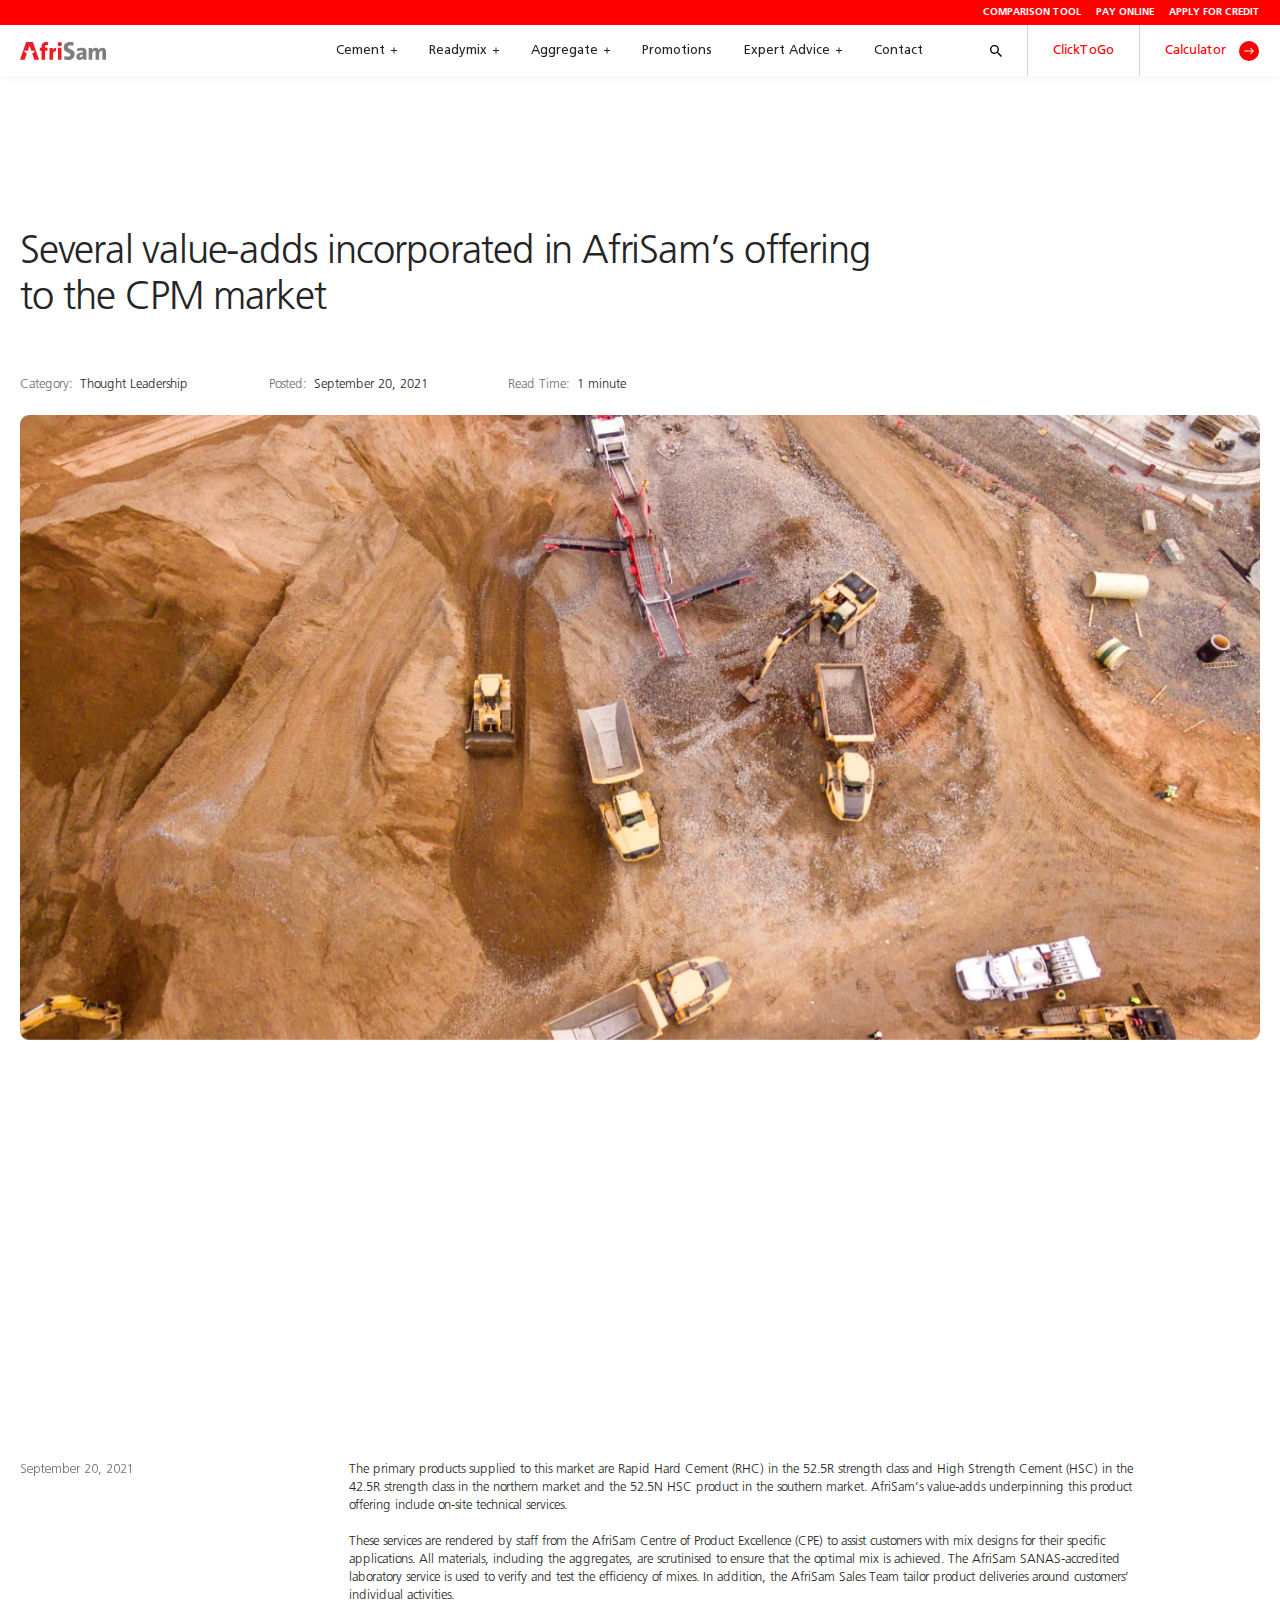
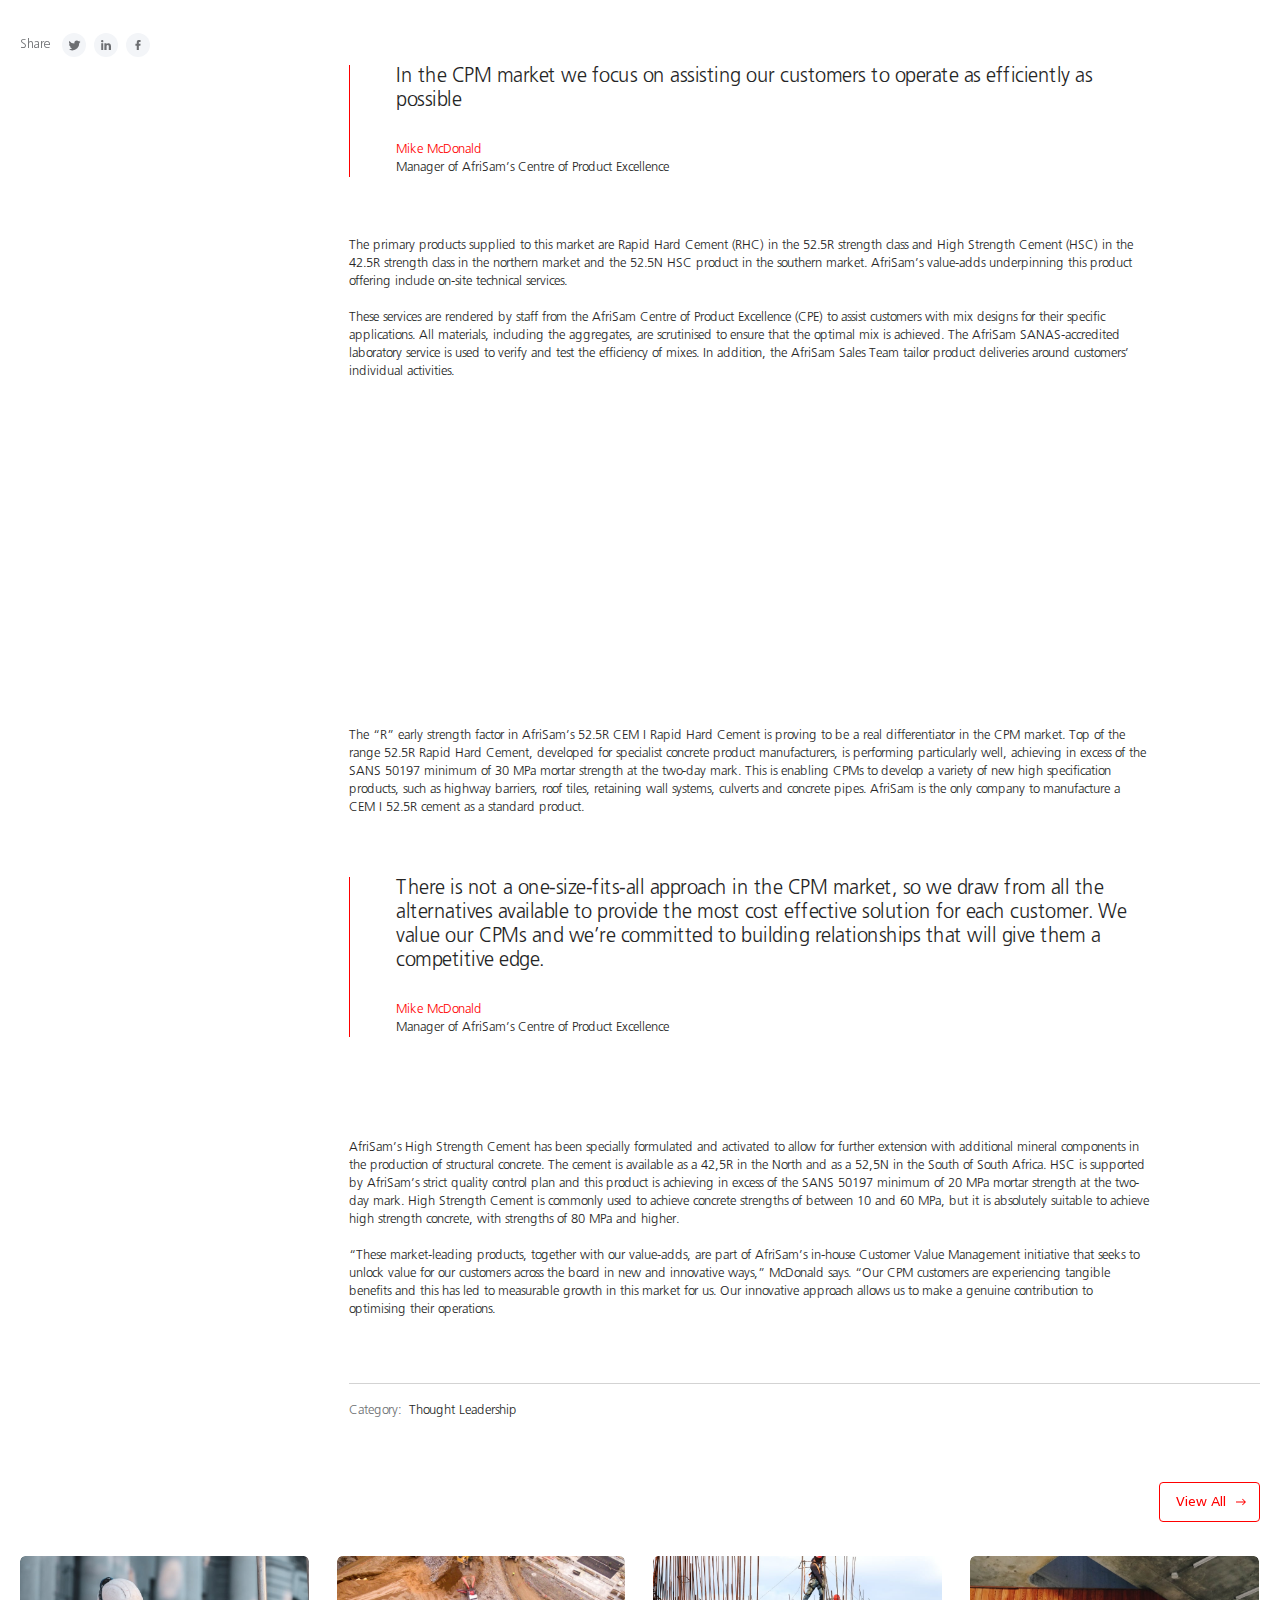
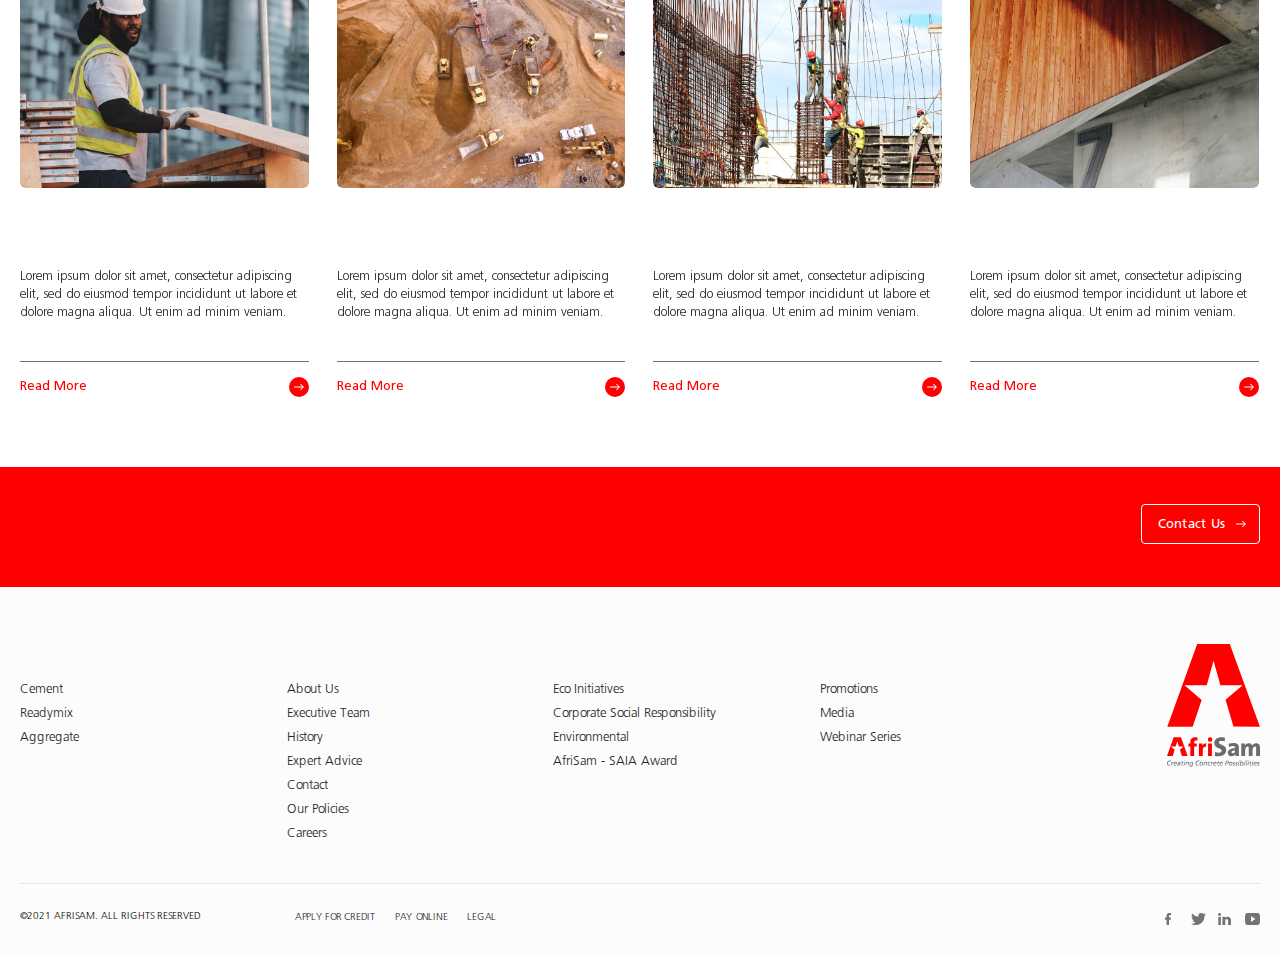
<file: blog-article.html>
<!DOCTYPE html>
<html lang="en" >

<head>
    <meta charset="utf-8">
    <meta name="viewport" content="width=device-width, minimum-scale=1.0, maximum-scale=1.0, initial-scale=1.0, user-scalable=no">
    <meta name="format-detection" content="telephone=no">
    <title>AfriSam | Blog Article</title>

    <link rel="icon" href="favicon/favicon.png" type="image/png" sizes="32x32">
    <link type="text/css" rel="stylesheet" href="css/slick-theme.min.css">
    <link type="text/css" rel="stylesheet" href="css/slick.min.css">
    <link type="text/css" rel="stylesheet" href="css/glider.min.css">
    <link type="text/css" rel="stylesheet" href="css/style.css">
</head>

<body>
    <main class="main-wrap">
        <!-- Beginning header section -->
        <header class="main-header-section">
            <div class="header-subnav red-bg">
                <div class="common-wrap clear">

                    <ul>
                        <li><a href="#">Comparison Tool</a></li>
                        <li><a href="#">Pay Online</a></li>
                        <li><a href="#">Apply for Credit</a></li>
                    </ul>
                </div>
            </div>
            <div class="main-header">
                <div class="common-wrap clear ">
                    <div class="header-inner">
                        <div class="logo-wrap">
                            <div class="main-logo">
                                <a href="index.html" class="logo"><img src="svgs/main-logo.svg" alt=""></a>
                            </div>
                            <div class="search-trigger">
                                <figure>
                                    <img src="svgs/ic-search.svg" alt="">
                                    <img src="svgs/ic_search.svg" alt="">
                                </figure>
                            </div>
                            <div class="phone-nav" id="phone-nav">
                                <div></div>
                            </div>
                        </div>
                        <div class="nav-wrap ">
                            <div class="nav-wrap-inner">

                                <nav class="main-nav">
                                    <ul>
                                        <li><a href="cement.html">Cement</a>

                                            <div class="sub-menu">
                                                <div class="sub-menu-innar flex-box">
                                                    <div class="common-wrap clear  flex-box">
                                                        <div class="sub-menu-content">
                                                            <h3>Cement</h3>
                                                            <ul>
                                                                <li><a href="cement.html">Complete Range <em>(10)</em></a>
                                                                    
                                                                </li>
                                                                <li><a href="cement.html">Cement <em>(6)</em></a>
                                                                    <div class="sub-sub-nav">
                                                                        <ul>
                                                                            <li><a href="product.html">All Purpose Cement</a></li>
                                                                            <li><a href="product.html">High Strength Cement</a></li>
                                                                            <li><a href="product.html">Rapid Hard Cement</a></li>
                                                                            <li><a href="product.html">Slagment</a></li>
                                                                            <li><a href="product.html">Starbuild</a></li>
                                                                            <li><a href="product.html">Roadstab Cement</a></li>
                                                                        </ul>
                                                                    </div>
                                                                </li>
                                                                <li><a href="cement.html">Premix <em>(4)</em></a>
                                                                    <div class="sub-sub-nav">
                                                                        <ul>
                                                                            <li><a href="product.html">Concrete Premix</a></li>
                                                                            <li><a href="product.html">Building Premix</a></li>
                                                                            <li><a href="product.html">Plaster Premix</a></li>
                                                                            <li><a href="product.html">Screed Premix</a></li>
                                                                        </ul>
                                                                    </div>
                                                                </li>
                                                                <li><a href="cement.html">Processes & FAQs <em>(3)</em>
                                                                    <div class="sub-sub-nav">
                                                                        <ul>
                                                                            <li><a href="product.html">Cement FAQ</a></li>
                                                                            <li><a href="product.html">C-Tech</a></li>
                                                                            <li><a href="product.html">Cement Manufacturing Process</a></li>
                                                                        </ul>
                                                                    </div>
                                                                    </a></li>
                                                            </ul>
                                                        </div>
                                                        <div class="sub-menu-thumb">
                                                            <figure>
                                                                <img src="img/submenu/nav-dropdown_img@2x.png" srcset="img/submenu/nav-dropdown_img.png 640w, img/submenu/nav-dropdown_img@2x.png 1025w, img/submenu/nav-dropdown_img@3x.png 1600w" sources="(min-width:1920px)640w, 1025w, 1600w, 100vw" alt="Hero">
                                                            </figure>
                                                        </div>
                                                    </div>
                                                </div>
                                            </div>
                                        </li>
                                        <li><a href="readymix.html">Readymix</a>
                                            <div class="sub-menu">
                                                <div class="sub-menu-innar flex-box">
                                                    <div class="common-wrap clear  flex-box">
                                                        <div class="sub-menu-content">
                                                            <h3>Readymix</h3>
                                                            <ul>
                                                                <li><a href="readymix.html">Complete Range <em>(11)</em></a>
                                                                    
                                                                </li>
                                                                <li><a href="readymix.html">General Purpose <em>(1)</em></a>
                                                                    <div class="sub-sub-nav">
                                                                        <ul>
                                                                            <li><a href="readymix-product.html">Starmix</a></li>
                                                                        </ul>
                                                                    </div>
                                                                </li>
                                                                <li><a href="readymix.html">Structural Mixes <em>(5)</em></a>
                                                                    <div class="sub-sub-nav">
                                                                        <ul>
                                                                            <li><a href="readymix-product.html">Foundation Mix</a></li>
                                                                            <li><a href="readymix-product.html">Suspended Slab Mix</a></li>
                                                                            <li><a href="readymix-product.html">Surface Bed Mix</a></li>
                                                                            <li><a href="readymix-product.html">Column Mix</a></li>
                                                                            <li><a href="readymix-product.html">Post-tension Mix</a></li>
                                                                            <li><a href="readymix-product.html">Retainer Mix</a></li>
                                                                        </ul>
                                                                    </div>
                                                                </li>
                                                                <li><a href="readymix.html">Specialised Mixes <em>(5)</em>
                                                                    <div class="sub-sub-nav">
                                                                        <ul>
                                                                            <li><a href="readymix-product.html">Flowcrete</a></li>
                                                                            <li><a href="readymix-product.html">Poolmix</a></li>
                                                                            <li><a href="readymix-product.html">Trenchcrete</a></li>
                                                                            <li><a href="readymix-product.html">Hydrafil</a></li>
                                                                        </ul>
                                                                    </div>
                                                                    </a></li>
                                                                <li><a href="readymix.html">Processes & FAQs <em>(5)</em>
                                                                    <div class="sub-sub-nav">
                                                                        <ul>
                                                                            <li><a href="readymix-product.html">Readymix FAQ</a></li>
                                                                            <li><a href="readymix-product.html">Eco Readymix</a></li>
                                                                            <li><a href="readymix-product.html">Customised Mixes</a></li>
                                                                        </ul>
                                                                    </div>
                                                                    </a></li>
                                                            </ul>
                                                        </div>
                                                        <div class="sub-menu-thumb">
                                                            <figure>
                                                                <img src="img/submenu/nav-dropdown_img@2x.png" srcset="img/submenu/nav-dropdown_img.png 640w, img/submenu/nav-dropdown_img@2x.png 1025w, img/submenu/nav-dropdown_img@3x.png 1600w" sources="(min-width:1920px)640w, 1025w, 1600w, 100vw" alt="Hero">
                                                            </figure>
                                                        </div>
                                                    </div>
                                                </div>
                                            </div>
                                        </li>
                                        <li><a href="aggregate.html">Aggregate</a>
                                            <div class="sub-menu">
                                                <div class="sub-menu-innar flex-box">
                                                    <div class="common-wrap clear  flex-box">
                                                        <div class="sub-menu-content">
                                                            <h3>Aggregate</h3>
                                                            <ul>
                                                                <li><a href="aggregate.html">Complete Range <em>(4)</em></a></li>
                                                                <li><a href="aggregate.html">Road Stone</a></li>
                                                                <li><a href="aggregate.html">Concrete Aggregate</a></li>
                                                                <li><a href="aggregate.html">Road Layer Works</a></li>
                                                                <li><a href="aggregate.html">Speciality Aggregate</a></li>
                                                                <li><a href="aggregate.html">Aggregate FAQs</a></li>
                                                            </ul>
                                                        </div>
                                                        <div class="sub-menu-thumb">
                                                            <figure>
                                                                <img src="img/submenu/nav-dropdown_img@2x.png" srcset="img/submenu/nav-dropdown_img.png 640w, img/submenu/nav-dropdown_img@2x.png 1025w, img/submenu/nav-dropdown_img@3x.png 1600w" sources="(min-width:1920px)640w, 1025w, 1600w, 100vw" alt="Hero">
                                                            </figure>
                                                        </div>
                                                    </div>
                                                </div>
                                            </div>
                                        </li>
                                        <li><a href="#">Promotions</a></li>
                                        <li><a href="expert-advice.html">Expert Advice</a>
                                            <div class="sub-menu">
                                                <div class="sub-menu-innar flex-box">
                                                    <div class="common-wrap clear flex-box">
                                                        <div class="sub-menu-content">
                                                            <h3>Expert advice</h3>
                                                            <ul>
                                                                <li><a href="expert-advice.html">How To Guides <em>(10)</em></a>
                                                                    
                                                                </li>
                                                                <li><a href="expert-advice.html">Design & Build Trends <em>(6)</em></a>
                                                                    
                                                                </li>
                                                                <li><a href="expert-advice.html">Inspiration Pieces <em>(4)</em></a>
                                                                    
                                                                </li>
                                                                <li><a href="ethought-leadership.html">Thought Leadership <em>(3)</em>
                                                                    
                                                                    </a></li>
                                                            </ul>
                                                        </div>
                                                        <div class="sub-menu-thumb">
                                                            <figure>
                                                                <img src="img/submenu/nav-dropdown_img@2x.png" srcset="img/submenu/nav-dropdown_img.png 640w, img/submenu/nav-dropdown_img@2x.png 1025w, img/submenu/nav-dropdown_img@3x.png 1600w" sources="(min-width:1920px)640w, 1025w, 1600w, 100vw" alt="Hero">
                                                            </figure>
                                                        </div>
                                                    </div>
                                                </div>
                                            </div>
                                        </li>
                                        <li><a href="#">Contact</a></li>
                                    </ul>
                                    <div class="subnav-apply-credit">
                                        <ul>
                                            <li><a href="#">Comparison Tool</a></li>
                                            <li><a href="#">Pay Online</a></li>
                                            <li><a href="#">Apply for Credit</a></li>
                                        </ul>
                                    </div>
                                </nav>
                                <nav class="sidenav-nav">
                                    <ul>
                                        <li class="search-icon"><a href="#">
                                            <img src="svgs/ic-search.svg" alt="">
                                            <img src="svgs/ic_search.svg" alt="">
                                            </a></li>
                                        <li><a href="#">ClickToGo</a></li>
                                        <li><a href="calculator.html">Calculator
                                            <div class="circle-btn">
                                                <figure class="cta-rect-circle">
                                                    <img src="svgs/ic-plain-white-right-arrow.svg" alt="">
                                                </figure>
                                                <figure class="cta-rect-circle-animate">
                                                    <img src="svgs/ic-plain-white-right-arrow.svg" alt="">
                                                </figure>
                                            </div>
                                            </a>
                                        </li>
                                    </ul>
                                </nav>
                            </div>

                        </div>
                    </div>

                </div>
            </div>
        </header>
        <!-- //End header section -->

        <!-- Beginning main content section -->
        <section class="main-content-wrap blog-article">
            
            <section class="article-hero-wrap">
                <div class="common-wrap clear">
                    <div class="article-hero-innar flex">
                        <div class="article-hero-content flex">
                            <h2>Several value-adds incorporated in AfriSam’s offering to the CPM market</h2>
                            <div class="article-category">
                                <ul class="flex">
                                    <li>Category: <em>Thought Leadership</em></li>
                                    <li>Posted: <em>September 20, 2021</em></li>
                                    <li>Read Time: <em>1 minute</em></li>
                                </ul>
                            </div>
                        </div>
                        <div class="article-hero flex">
                            <picture>
                                <source media="(min-width: 481px)" srcset="img/blog-article/article_hero-img@2x.jpg" sizes="100vw">
                                <source media="(max-width: 480px)" srcset="img/blog-article/article_hero-img-mobi@2x.jpg" sizes="100vw">
                                <img src="img/blog-article/article_hero-img@2x.jpg" srcset="img/blog-article/article_hero-img-mobi@2x.jpg, img/blog-article/article_hero-img@2x.jpg" sizes="100vw" alt="">
                            </picture>
                        </div>
                    </div>
                </div>
            </section>

            <section class="blog-article-wrap">
                <div class="common-wrap clear">
                    <div class="blog-article-innar flex">
                        <div class="blog-article-intro">
                            <h2>AfriSam’s offering to concrete precast manufacturers (CPMs) operating in today’s highly competitive marketplace incorporates several value-adds, designed to improve the performance of their products and help to contain costs.</h2>
                        </div>
                        <div class="blog-article-content-wrap flex">
                            <aside class="blog-article-left-content flex">
                                <dfn>September 20, 2021</dfn>
                                <h4>Several value-adds incorporated in AfriSam’s offering to the CPM market</h4>
                                <div class="blog-article-social-wrap flex">
                                    <em>Share</em>
                                    <ul class="flex">
                                        <li><a href="#"><img class="default" src="svgs/blog-article/twitter_icon.svg" alt=""><img class="hoverd" src="svgs/blog-article/twitter_icon-rd.svg" alt=""></a></li>
                                        <li><a href="#"><img class="default" src="svgs/blog-article/linkedin_icon.svg" alt=""><img class="hoverd" src="svgs/blog-article/linkedin_icon-rd.svg" alt=""></a></li>
                                        <li><a href="#"><img class="default" src="svgs/blog-article/facebook_icon.svg" alt=""><img class="hoverd" src="svgs/blog-article/facebook_icon-rd.svg" alt=""></a></li>
                                    </ul>
                                </div>
                            </aside>
                            <div class="blog-article-content flex">
                                <div class="blog-article-content-item-wrap flex">
                                    <div class="blog-article-content-item flex">
                                        <p>The primary products supplied to this market are Rapid Hard Cement (RHC) in the 52.5R strength class and High Strength Cement (HSC) in the 42.5R 
                                            strength class in the northern market and the 52.5N HSC product in the southern market. AfriSam’s value-adds underpinning this product offering include 
                                            on-site technical services. </p>
                                            <p>These services are rendered by staff from the AfriSam Centre of Product Excellence (CPE) to assist customers with mix designs for their specific 
                                                applications. All materials, including the aggregates, are scrutinised to ensure that the optimal mix is achieved. The AfriSam SANAS-accredited laboratory 
                                                service is used to verify and test the efficiency of mixes. In addition, the AfriSam Sales Team tailor product deliveries around customers’ individual activities.</p>
                                    </div>
                                    <div class="quote-wrap flex">
                                        <p>In the CPM market we focus on assisting our customers to operate as efficiently as possible</p>
                                        <div class="quote-author">
                                            <h6>Mike McDonald</h6>
                                            <p>Manager of AfriSam’s Centre of Product Excellence</p>
                                        </div>
                                    </div>
                                    <div class="blog-article-content-item flex">
                                        <p>The primary products supplied to this market are Rapid Hard Cement (RHC) in the 52.5R strength class and High Strength Cement (HSC) in the 42.5R strength class in the northern market and the 52.5N HSC product in the southern market. AfriSam’s value-adds underpinning this product offering include on-site technical services.</p>
                                        <p>These services are rendered by staff from the AfriSam Centre of Product Excellence (CPE) to assist customers with mix designs for their specific applications. All materials, including the aggregates, are scrutinised to ensure that the optimal mix is achieved. The AfriSam SANAS-accredited laboratory service is used to verify and test the efficiency of mixes. In addition, the AfriSam Sales Team tailor product deliveries around customers’ individual activities.</p>
                                    </div>
                                    <div class="blog-article-content-item flex">
                                        <h2>Lorem ipsum dolor sit amet, consectetur adipiscing elit, sed do eiusmod tempor incididunt ut labore et dolore magna aliqua. Ut enim ad minim veniam.</h2>
                                    </div>
                                    <div class="blog-article-content-item flex">
                                        <h4>The Rapid Hard Differentiator </h4>
                                        <p>The “R” early strength factor in AfriSam’s 52.5R CEM I Rapid Hard Cement is proving to be a real differentiator in the CPM market. Top of the range 
                                            52.5R Rapid Hard Cement, developed for specialist concrete product manufacturers, is performing particularly well, achieving in excess of the SANS 
                                            50197 minimum of 30 MPa mortar strength at the two-day mark. This is enabling CPMs to develop a variety of new high specification products, such as 
                                            highway barriers, roof tiles, retaining wall systems, culverts and concrete pipes. AfriSam is the only company to manufacture a CEM I 52.5R cement as a 
                                            standard product.</p>
                                    </div>
                                    <div class="quote-wrap flex">
                                        <p>There is not a one-size-fits-all approach in the CPM market, so we draw from all the alternatives available to provide the most cost effective solution for each customer. We value our CPMs and we’re committed to building relationships that will give them a competitive edge.</p>
                                        <div class="quote-author">
                                            <h6>Mike McDonald</h6>
                                            <p>Manager of AfriSam’s Centre of Product Excellence</p>
                                        </div>
                                    </div>
                                    <div class="blog-article-content-item flex">
                                        <h4>The High Strength Cement</h4>
                                        <p>AfriSam’s High Strength Cement has been specially formulated and activated to allow for further extension with additional mineral components in the 
                                            production of structural concrete. The cement is available as a 42,5R in the North and as a 52,5N in the South of South Africa. HSC is supported by 
                                            AfriSam’s strict quality control plan and this product is achieving in excess of the SANS 50197 minimum of 20 MPa mortar strength at the two-day mark. 
                                            High Strength Cement is commonly used to achieve concrete strengths of between 10 and 60 MPa, but it is absolutely suitable to achieve high strength 
                                            concrete, with strengths of 80 MPa and higher.</p>
                                            <p>“These market-leading products, together with our value-adds, are part of AfriSam’s in-house Customer Value Management initiative that seeks to unlock 
                                                value for our customers across the board in new and innovative ways,” McDonald says. “Our CPM customers are experiencing tangible benefits and this 
                                                has led to measurable growth in this market for us. Our innovative approach allows us to make a genuine contribution to optimising their operations.</p>
                                    </div>
                                </div>
                                <div class="article-category">
                                    <ul class="flex">
                                        <li>Category: <em>Thought Leadership</em></li>
                                    </ul>
                                </div>
                            </div>
                        </div>
                    </div>
                </div>
            </section>

            <section class="expert-advice-wrap">
                <div class="common-wrap clear">
                    <div class="latest-news-intro">
                        <h3>Thought Leadership</h3>
                        <div class="view-all-btn">
                            <a href="thought-leadership.html" class="btn transparent-bg btn-arrow">
                                <span>View All</span>
                                <figure class="cta-rect-arrow-right__arrow">
                                    <img src="svgs/ic-plain-red-right-arrow.svg" alt="">
                                </figure>
                                <figure class="cta-rect-arrow-right__arrow-hover">
                                    <img src="svgs/ic-plain-red-right-arrow.svg" alt="">
                                </figure>
                            </a>
                        </div>
                    </div>
                    <div class="expert-advice-card-wrap zoom-image flex" id="expert-advice-card-wrap">
                        <a href="blog-article.html" class="expert-advice-card circle-btn-hover align-content flex">
                            <div>
                                <figure>
                                    <img src="img/blog-summary/expert-advice_card_img-6@2x.jpg" srcset="img/blog-summary/expert-advice_card_img-6.jpg 640w, img/blog-summary/expert-advice_card_img-6@2x.jpg 1025w, img/blog-summary/expert-advice_card_img-6@3x.jpg 1600w" sources="(min-width:1920px)640w, 1025w, 1600w, 100vw" alt="Hero">
                                </figure>
                                <div class="expert-advice-card-title align-content-inner">
                                    <h4>Advanced manufacturing in the
                                        classroom</h4>
                                    <p>Lorem ipsum dolor sit amet, consectetur adipiscing elit, sed do eiusmod tempor incididunt ut labore et dolore magna aliqua. Ut enim ad minim veniam.</p>
                                </div>
                                <div class="expert-advice-card-read">
                                     <div class="link-inner-wrap">
                                        <em>Read More</em>
                                        <div class="circle-red">
                                            <div class="circle-btn">
                                                <figure class="cta-rect-circle">
                                                    <img src="svgs/ic-plain-white-right-arrow.svg" alt="">
                                                </figure>
                                                <figure class="cta-rect-circle-animate">
                                                    <img src="svgs/ic-plain-white-right-arrow.svg" alt="">
                                                </figure>
                                            </div>
                                        </div>
                                    </div>
                                </div>
                            </div>
                        </a>
                        <a href="blog-article.html" class="expert-advice-card circle-btn-hover align-content flex">
                            <div>
                                <figure>
                                    <img src="img/blog-summary/expert-advice_card_img-2@2x.jpg" srcset="img/blog-summary/expert-advice_card_img-2.jpg 640w, img/blog-summary/expert-advice_card_img-2@2x.jpg 1025w, img/blog-summary/expert-advice_card_img-2@3x.jpg 1600w" sources="(min-width:1920px)640w, 1025w, 1600w, 100vw" alt="Hero">
                                </figure>
                                <div class="expert-advice-card-title align-content-inner">
                                    <h4>Advanced manufacturing in the
                                        classroom</h4>
                                    <p>Lorem ipsum dolor sit amet, consectetur adipiscing elit, sed do eiusmod tempor incididunt ut labore et dolore magna aliqua. Ut enim ad minim veniam.</p>
                                </div>
                                <div class="expert-advice-card-read">
                                     <div class="link-inner-wrap">
                                        <em>Read More</em>
                                        <div class="circle-red">
                                            <div class="circle-btn">
                                                <figure class="cta-rect-circle">
                                                    <img src="svgs/ic-plain-white-right-arrow.svg" alt="">
                                                </figure>
                                                <figure class="cta-rect-circle-animate">
                                                    <img src="svgs/ic-plain-white-right-arrow.svg" alt="">
                                                </figure>
                                            </div>
                                        </div>
                                    </div>
                                </div>
                            </div>
                        </a>
                        <a href="blog-article.html" class="expert-advice-card circle-btn-hover align-content flex">
                            <div>
                                <figure>
                                    <img src="img/blog-summary/expert-advice_card_img-1@2x.jpg" srcset="img/blog-summary/expert-advice_card_img-1.jpg 640w, img/blog-summary/expert-advice_card_img-1@2x.jpg 1025w, img/blog-summary/expert-advice_card_img-1@3x.jpg 1600w" sources="(min-width:1920px)640w, 1025w, 1600w, 100vw" alt="Hero">
                                </figure>
                                <div class="expert-advice-card-title align-content-inner">
                                    <h4>Advanced manufacturing in the
                                        classroom</h4>
                                    <p>Lorem ipsum dolor sit amet, consectetur adipiscing elit, sed do eiusmod tempor incididunt ut labore et dolore magna aliqua. Ut enim ad minim veniam.</p>
                                </div>
                                <div class="expert-advice-card-read">
                                     <div class="link-inner-wrap">
                                        <em>Read More</em>
                                        <div class="circle-red">
                                            <div class="circle-btn">
                                                <figure class="cta-rect-circle">
                                                    <img src="svgs/ic-plain-white-right-arrow.svg" alt="">
                                                </figure>
                                                <figure class="cta-rect-circle-animate">
                                                    <img src="svgs/ic-plain-white-right-arrow.svg" alt="">
                                                </figure>
                                            </div>
                                        </div>
                                    </div>
                                </div>
                            </div>
                        </a>
                        <a href="blog-article.html" class="expert-advice-card circle-btn-hover align-content flex">
                            <div>
                                <figure>
                                    <img src="img/blog-summary/expert-advice_card_img-15@2x.jpg" srcset="img/blog-summary/expert-advice_card_img-15.jpg 640w, img/blog-summary/expert-advice_card_img-15@2x.jpg 1025w, img/blog-summary/expert-advice_card_img-15@3x.jpg 1600w" sources="(min-width:1920px)640w, 1025w, 1600w, 100vw" alt="Hero">
                                </figure>
                                <div class="expert-advice-card-title align-content-inner">
                                    <h4>Advanced manufacturing in the
                                        classroom</h4>
                                    <p>Lorem ipsum dolor sit amet, consectetur adipiscing elit, sed do eiusmod tempor incididunt ut labore et dolore magna aliqua. Ut enim ad minim veniam.</p>
                                </div>
                                <div class="expert-advice-card-read">
                                     <div class="link-inner-wrap">
                                        <em>Read More</em>
                                        <div class="circle-red">
                                            <div class="circle-btn">
                                                <figure class="cta-rect-circle">
                                                    <img src="svgs/ic-plain-white-right-arrow.svg" alt="">
                                                </figure>
                                                <figure class="cta-rect-circle-animate">
                                                    <img src="svgs/ic-plain-white-right-arrow.svg" alt="">
                                                </figure>
                                            </div>
                                        </div>
                                    </div>
                                </div>
                            </div>
                        </a>
                    </div>
                </div>
            </section>

            <section class="contact-bar-wrap red-bg mt-70">
                <div class="common-wrap clear">
                    <div class="contact-bar-inner flex-box flex-vertical-align">
                        <h3>We would like to hear from you.</h3>
                        <div class="view-all-btn">
                            <a href="product.html" class="btn transparent-white-bg btn-arrow">
                                <span>Contact Us</span>
                                <figure class="cta-rect-arrow-right__arrow">
                                    <img src="svgs/ic-plain-white-right-arrow.svg" alt="">
                                </figure>
                                <figure class="cta-rect-arrow-right__arrow-hover">
                                    <img src="svgs/ic-plain-white-right-arrow.svg" alt="">
                                </figure>
                            </a>
                        </div>
                    </div>
                </div>
            </section>

        </section>
        <!-- //End main content section -->

        <!-- Beginning footer section -->
        <footer class="main-footer-section">
            <div class="common-wrap clear ">
                <div class="footer-inner flex-box">
                    <div class="footer-logo order-2">
                        <a href="#">
                            <img src="svgs/footer-logo.svg" alt="">
                        </a>
                    </div>
                    <div class="footer-widget-wrap flex border-animation">
                        <div class="footer-widget">
                            <h5>Products</h5>
                            <ul>
                                <li>
                                    <a href="cement.html">Cement</a>
                                </li>
                                <li>
                                    <a href="readymix.html">Readymix</a>
                                </li>
                                <li>
                                    <a href="aggregate.html">Aggregate</a>
                                </li>
                            </ul>
                        </div>
                        <div class="footer-widget">
                            <h5>Company</h5>
                            <ul>
                                <li>
                                    <a href="about-confirmed.html">About Us</a>
                                </li>
                                <li>
                                    <a href="about-confirmed.html">Executive Team</a>
                                </li>
                                <li>
                                    <a href="history.html">History</a>
                                </li>
                                <li>
                                    <a href="expert-advice.html">Expert Advice</a>
                                </li>
                                <li>
                                    <a href="#">Contact</a>
                                </li>
                                <li>
                                    <a href="#">Our Policies</a>
                                </li>
                                <li>
                                    <a href="#">Careers</a>
                                </li>
                            </ul>
                        </div>
                        <div class="footer-widget">
                            <h5>Sustainability </h5>
                            <ul>
                                <li>
                                    <a href="#">Eco Initiatives</a>
                                </li>
                                <li>
                                    <a href="#">Corporate Social Responsibility</a>
                                </li>
                                <li>
                                    <a href="#">Environmental</a>
                                </li>
                                <li>
                                    <a href="#">AfriSam - SAIA Award</a>
                                </li>
                            </ul>
                        </div>
                        <div class="footer-widget">
                            <h5>Media </h5>
                            <ul>
                                <li>
                                    <a href="#">Promotions</a>
                                </li>
                                <li>
                                    <a href="#">Media</a>
                                </li>
                                <li>
                                    <a href="#">Webinar Series</a>
                                </li>
                            </ul>
                        </div>
                        <div class="footer-widget mobi">
                            <ul>
                                <li>
                                    <a href="#">Apply for Credit</a>
                                </li>
                                <li>
                                    <a href="#">Pay Online</a>
                                </li>
                                <li>
                                    <a href="#">Legal</a>
                                </li>
                            </ul>
                        </div>
                    </div>
                </div>
            </div>
            <div class="footer-bottom">
                <div class="common-wrap clear">
                    <div class="footer-bottom-inner flex-box">
                        <div class="footer-bottom-left flex-box border-animation">
                            <div class="footer-copyright">
                                <p>©2021 AfriSam. All rights reserved</p>

                            </div>
                            <div class="footer-extra-link">
                                <ul>
                                    <li> <a href="#">Apply for Credit</a> </li>
                                    <li> <a href="#">Pay Online</a> </li>
                                    <li> <a href="#">Legal</a> </li>
                                </ul>
                            </div>
                        </div>
                        <div class="footer-social">
                            <ul>
                                <li>
                                    <a href="#">
                                        <img class="default" src="svgs/social-facebook.svg" alt="">
                                        <img class="hoverd" src="svgs/Facebook.svg" alt="">
                                    </a>
                                </li>
                                <li>
                                    <a href="#">
                                        <img class="default" src="svgs/social-twitter.svg" alt="">
                                        <img class="hoverd" src="svgs/Twitter.svg" alt="">
                                    </a>
                                </li>
                                <li>
                                    <a href="#">
                                        <img class="default" src="svgs/social-linkedin.svg" alt="">
                                        <img class="hoverd" src="svgs/LinkedIn.svg" alt="">
                                    </a>
                                </li>
                                <li>
                                    <a href="#">
                                        <img class="default" src="svgs/social-youtube.svg" alt="">
                                        <img class="hoverd" src="svgs/Youtube.svg" alt="">
                                    </a>
                                </li>
                            </ul>
                        </div>
                    </div>
                </div>
            </div>
        </footer>
        <!-- //End main footer section -->
    </main>

    <script type="text/javascript" src="js/jquery-3.5.1.min.js"></script>
    <script type="text/javascript" src="js/slick.min.js"></script>
    <script type="text/javascript" src="js/headroom.js"></script>
    <script type="text/javascript" src="js/glider.min.js"></script>
    <script type="text/javascript" src="js/common-scripts.js" defer></script>
</body>

</html>
</file>
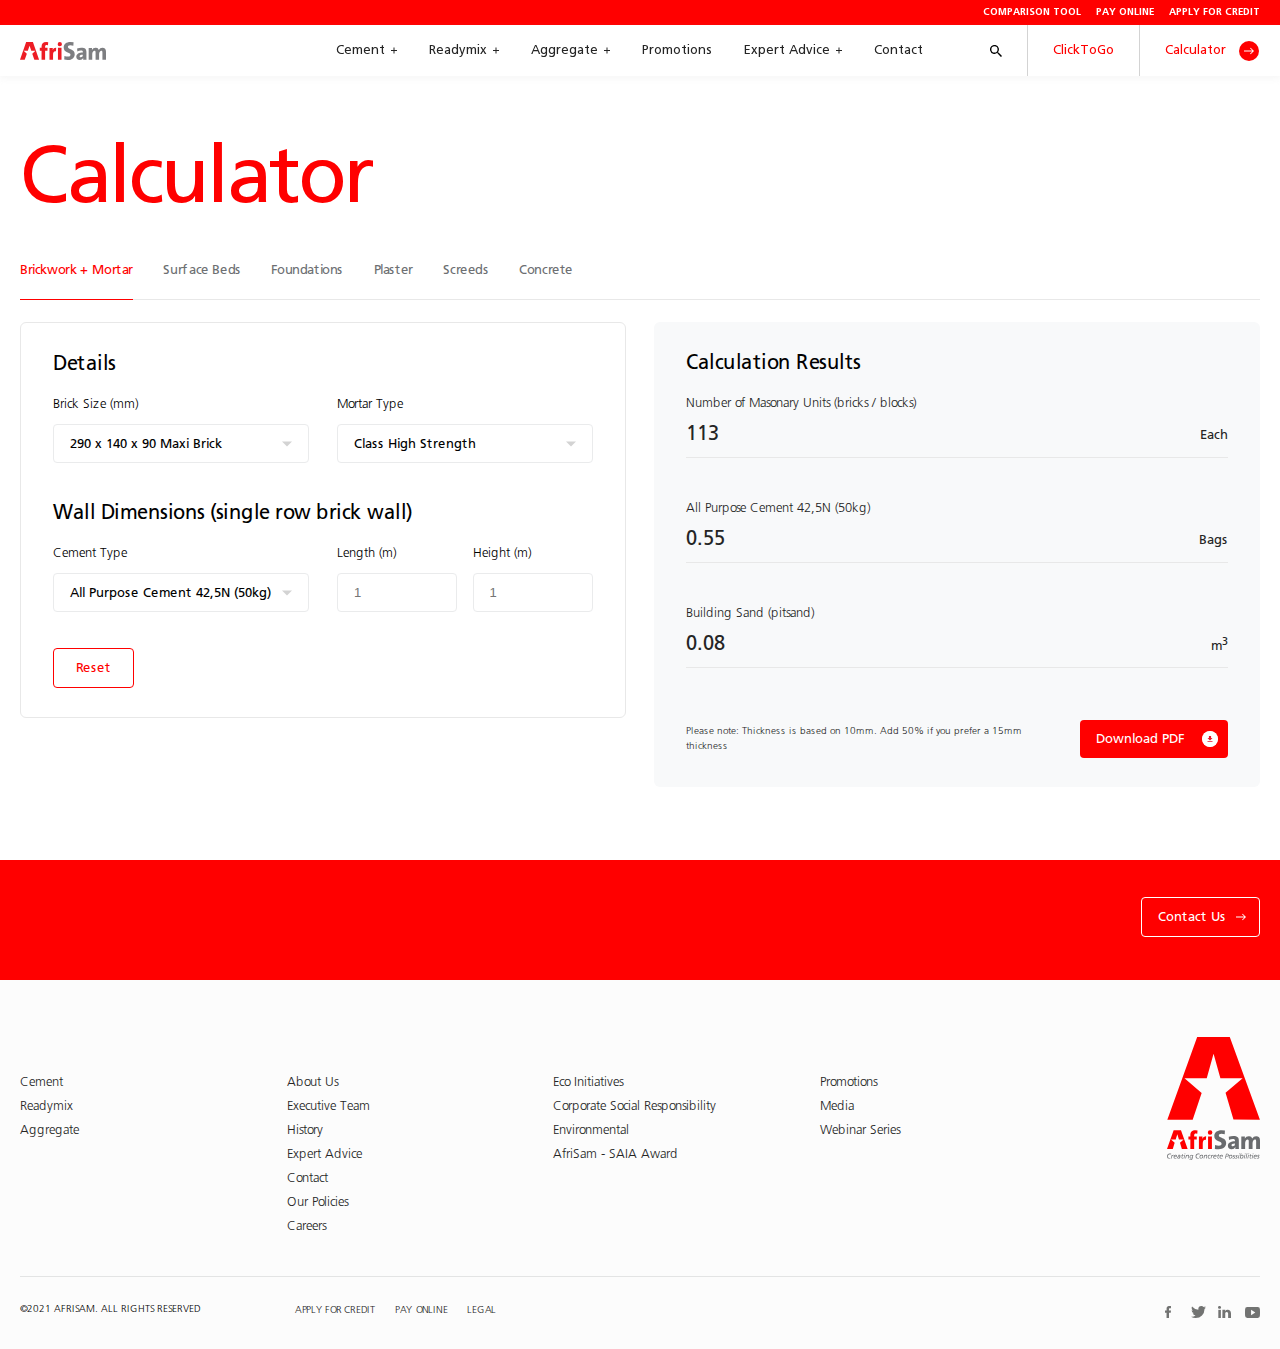
<file: calculator.html>
<!DOCTYPE html>
<html lang="en" >

<head>
    <meta charset="utf-8">
    <meta name="viewport" content="width=device-width, minimum-scale=1.0, maximum-scale=1.0, initial-scale=1.0, user-scalable=no">
    <meta name="format-detection" content="telephone=no">
    <title>AfriSam | Calculator</title>

    <link rel="icon" href="favicon/favicon.png" type="image/png" sizes="32x32">
    <link type="text/css" rel="stylesheet" href="css/slick-theme.min.css">
    <link type="text/css" rel="stylesheet" href="css/slick.min.css">
    <link type="text/css" rel="stylesheet" href="css/style.css">
</head>

<body>
    <main class="main-wrap">
        <!-- Beginning header section -->
        <header class="main-header-section">
            <div class="header-subnav red-bg">
                <div class="common-wrap clear">

                    <ul>
                        <li><a href="#">Comparison Tool</a></li>
                        <li><a href="#">Pay Online</a></li>
                        <li><a href="#">Apply for Credit</a></li>
                    </ul>
                </div>
            </div>
            <div class="main-header">
                <div class="common-wrap clear ">
                    <div class="header-inner">
                        <div class="logo-wrap">
                            <div class="main-logo">
                                <a href="index.html" class="logo"><img src="svgs/main-logo.svg" alt=""></a>
                            </div>
                            <div class="search-trigger">
                                <figure>
                                    <img src="svgs/ic-search.svg" alt="">
                                    <img src="svgs/ic_search.svg" alt="">
                                </figure>
                            </div>
                            <div class="phone-nav" id="phone-nav">
                                <div></div>
                            </div>
                        </div>
                        <div class="nav-wrap ">
                            <div class="nav-wrap-inner">

                                <nav class="main-nav">
                                    <ul>
                                        <li><a href="cement.html">Cement</a>

                                            <div class="sub-menu">
                                                <div class="sub-menu-innar flex-box">
                                                    <div class="common-wrap clear  flex-box">
                                                        <div class="sub-menu-content">
                                                            <h3>Cement</h3>
                                                            <ul>
                                                                <li><a href="cement.html">Complete Range <em>(10)</em></a>
                                                                    
                                                                </li>
                                                                <li><a href="cement.html">Cement <em>(6)</em></a>
                                                                    <div class="sub-sub-nav">
                                                                        <ul>
                                                                            <li><a href="product.html">All Purpose Cement</a></li>
                                                                            <li><a href="product.html">High Strength Cement</a></li>
                                                                            <li><a href="product.html">Rapid Hard Cement</a></li>
                                                                            <li><a href="product.html">Slagment</a></li>
                                                                            <li><a href="product.html">Starbuild</a></li>
                                                                            <li><a href="product.html">Roadstab Cement</a></li>
                                                                        </ul>
                                                                    </div>
                                                                </li>
                                                                <li><a href="cement.html">Premix <em>(4)</em></a>
                                                                    <div class="sub-sub-nav">
                                                                        <ul>
                                                                            <li><a href="product.html">Concrete Premix</a></li>
                                                                            <li><a href="product.html">Building Premix</a></li>
                                                                            <li><a href="product.html">Plaster Premix</a></li>
                                                                            <li><a href="product.html">Screed Premix</a></li>
                                                                        </ul>
                                                                    </div>
                                                                </li>
                                                                <li><a href="cement.html">Processes & FAQs <em>(3)</em>
                                                                    <div class="sub-sub-nav">
                                                                        <ul>
                                                                            <li><a href="product.html">Cement FAQ</a></li>
                                                                            <li><a href="product.html">C-Tech</a></li>
                                                                            <li><a href="product.html">Cement Manufacturing Process</a></li>
                                                                        </ul>
                                                                    </div>
                                                                    </a></li>
                                                            </ul>
                                                        </div>
                                                        <div class="sub-menu-thumb">
                                                            <figure>
                                                                <img src="img/submenu/nav-dropdown_img@2x.png" srcset="img/submenu/nav-dropdown_img.png 640w, img/submenu/nav-dropdown_img@2x.png 1025w, img/submenu/nav-dropdown_img@3x.png 1600w" sources="(min-width:1920px)640w, 1025w, 1600w, 100vw" alt="Hero">
                                                            </figure>
                                                        </div>
                                                    </div>
                                                </div>
                                            </div>
                                        </li>
                                        <li><a href="readymix.html">Readymix</a>
                                            <div class="sub-menu">
                                                <div class="sub-menu-innar flex-box">
                                                    <div class="common-wrap clear  flex-box">
                                                        <div class="sub-menu-content">
                                                            <h3>Readymix</h3>
                                                            <ul>
                                                                <li><a href="readymix.html">Complete Range <em>(11)</em></a>
                                                                    
                                                                </li>
                                                                <li><a href="readymix.html">General Purpose <em>(1)</em></a>
                                                                    <div class="sub-sub-nav">
                                                                        <ul>
                                                                            <li><a href="readymix-product.html">Starmix</a></li>
                                                                        </ul>
                                                                    </div>
                                                                </li>
                                                                <li><a href="readymix.html">Structural Mixes <em>(5)</em></a>
                                                                    <div class="sub-sub-nav">
                                                                        <ul>
                                                                            <li><a href="readymix-product.html">Foundation Mix</a></li>
                                                                            <li><a href="readymix-product.html">Suspended Slab Mix</a></li>
                                                                            <li><a href="readymix-product.html">Surface Bed Mix</a></li>
                                                                            <li><a href="readymix-product.html">Column Mix</a></li>
                                                                            <li><a href="readymix-product.html">Post-tension Mix</a></li>
                                                                            <li><a href="readymix-product.html">Retainer Mix</a></li>
                                                                        </ul>
                                                                    </div>
                                                                </li>
                                                                <li><a href="readymix.html">Specialised Mixes <em>(5)</em>
                                                                    <div class="sub-sub-nav">
                                                                        <ul>
                                                                            <li><a href="readymix-product.html">Flowcrete</a></li>
                                                                            <li><a href="readymix-product.html">Poolmix</a></li>
                                                                            <li><a href="readymix-product.html">Trenchcrete</a></li>
                                                                            <li><a href="readymix-product.html">Hydrafil</a></li>
                                                                        </ul>
                                                                    </div>
                                                                    </a></li>
                                                                <li><a href="readymix.html">Processes & FAQs <em>(5)</em>
                                                                    <div class="sub-sub-nav">
                                                                        <ul>
                                                                            <li><a href="readymix-product.html">Readymix FAQ</a></li>
                                                                            <li><a href="readymix-product.html">Eco Readymix</a></li>
                                                                            <li><a href="readymix-product.html">Customised Mixes</a></li>
                                                                        </ul>
                                                                    </div>
                                                                    </a></li>
                                                            </ul>
                                                        </div>
                                                        <div class="sub-menu-thumb">
                                                            <figure>
                                                                <img src="img/submenu/nav-dropdown_img@2x.png" srcset="img/submenu/nav-dropdown_img.png 640w, img/submenu/nav-dropdown_img@2x.png 1025w, img/submenu/nav-dropdown_img@3x.png 1600w" sources="(min-width:1920px)640w, 1025w, 1600w, 100vw" alt="Hero">
                                                            </figure>
                                                        </div>
                                                    </div>
                                                </div>
                                            </div>
                                        </li>
                                        <li><a href="aggregate.html">Aggregate</a>
                                            <div class="sub-menu">
                                                <div class="sub-menu-innar flex-box">
                                                    <div class="common-wrap clear  flex-box">
                                                        <div class="sub-menu-content">
                                                            <h3>Aggregate</h3>
                                                            <ul>
                                                                <li><a href="aggregate.html">Complete Range <em>(4)</em></a></li>
                                                                <li><a href="aggregate.html">Road Stone</a></li>
                                                                <li><a href="aggregate.html">Concrete Aggregate</a></li>
                                                                <li><a href="aggregate.html">Road Layer Works</a></li>
                                                                <li><a href="aggregate.html">Speciality Aggregate</a></li>
                                                                <li><a href="aggregate.html">Aggregate FAQs</a></li>
                                                            </ul>
                                                        </div>
                                                        <div class="sub-menu-thumb">
                                                            <figure>
                                                                <img src="img/submenu/nav-dropdown_img@2x.png" srcset="img/submenu/nav-dropdown_img.png 640w, img/submenu/nav-dropdown_img@2x.png 1025w, img/submenu/nav-dropdown_img@3x.png 1600w" sources="(min-width:1920px)640w, 1025w, 1600w, 100vw" alt="Hero">
                                                            </figure>
                                                        </div>
                                                    </div>
                                                </div>
                                            </div>
                                        </li>
                                        <li><a href="#">Promotions</a></li>
                                        <li><a href="expert-advice.html">Expert Advice</a>
                                            <div class="sub-menu">
                                                <div class="sub-menu-innar flex-box">
                                                    <div class="common-wrap clear flex-box">
                                                        <div class="sub-menu-content">
                                                            <h3>Expert advice</h3>
                                                            <ul>
                                                                <li><a href="expert-advice.html">How To Guides <em>(10)</em></a>
                                                                    
                                                                </li>
                                                                <li><a href="expert-advice.html">Design & Build Trends <em>(6)</em></a>
                                                                    
                                                                </li>
                                                                <li><a href="expert-advice.html">Inspiration Pieces <em>(4)</em></a>
                                                                    
                                                                </li>
                                                                <li><a href="ethought-leadership.html">Thought Leadership <em>(3)</em>
                                                                    
                                                                    </a></li>
                                                            </ul>
                                                        </div>
                                                        <div class="sub-menu-thumb">
                                                            <figure>
                                                                <img src="img/submenu/nav-dropdown_img@2x.png" srcset="img/submenu/nav-dropdown_img.png 640w, img/submenu/nav-dropdown_img@2x.png 1025w, img/submenu/nav-dropdown_img@3x.png 1600w" sources="(min-width:1920px)640w, 1025w, 1600w, 100vw" alt="Hero">
                                                            </figure>
                                                        </div>
                                                    </div>
                                                </div>
                                            </div>
                                        </li>
                                        <li><a href="#">Contact</a></li>
                                    </ul>
                                    <div class="subnav-apply-credit">
                                        <ul>
                                            <li><a href="#">Comparison Tool</a></li>
                                            <li><a href="#">Pay Online</a></li>
                                            <li><a href="#">Apply for Credit</a></li>
                                        </ul>
                                    </div>
                                </nav>
                                <nav class="sidenav-nav">
                                    <ul>
                                        <li class="search-icon"><a href="#">
                                            <img src="svgs/ic-search.svg" alt="">
                                            <img src="svgs/ic_search.svg" alt="">
                                            </a></li>
                                        <li><a href="#">ClickToGo</a></li>
                                        <li><a href="calculator.html">Calculator
                                            <div class="circle-btn">
                                                <figure class="cta-rect-circle">
                                                    <img src="svgs/ic-plain-white-right-arrow.svg" alt="">
                                                </figure>
                                                <figure class="cta-rect-circle-animate">
                                                    <img src="svgs/ic-plain-white-right-arrow.svg" alt="">
                                                </figure>
                                            </div>
                                            </a>
                                        </li>
                                    </ul>
                                </nav>
                            </div>

                        </div>
                    </div>

                </div>
            </div>
        </header>
        <!-- //End header section -->
        
        <!-- Beginning main content section -->
        <section class="main-content-wrap calculator-page">
            
            <section class="calculator-wrap">
                <div class="common-wrap clear">
                    <div class="calculator-innar flex-box">
                        <h1>Calculator</h1>
                        <div class="calculator-main-wrap flex-box">
                            <div class="calculator-tab-trigger">
                                <em>Brickwork + Morar</em>
                                <ul>
                                    <li><a href="#calculator-1">Brickwork + Mortar</a></li>
                                    <li><a href="#calculator-2">Surface Beds</a></li>
                                    <li><a href="#calculator-3">Foundations</a></li>
                                    <li><a href="#calculator-4">Plaster</a></li>
                                    <li><a href="#calculator-5">Screeds</a></li>
                                    <li><a href="#calculator-6">Concrete</a></li>
                                </ul>
                            </div>
                            <div class="calculator-tab-content-wrap">
                                <div class="calculator-tab-content" id="calculator-1">
                                    <div class="calculator-tab-content-innar flex-box">
                                        <div class="calculator-tab-row-wrap flex">
                                            <div class="calculator-tab-row flex">
                                                <h4>Details</h4>
                                                <div class="calculator-tab-row-item">
                                                    <label>Brick Size (mm)</label>
                                                    <div class="calculator-tab-select-dropdown">
                                                        <em>290 x 140 x 90 Maxi Brick</em>
                                                        <ul>
                                                            <li>Select item 1</li>
                                                            <li>Select item 2</li>
                                                            <li>Select item 3</li>
                                                            <li>Select item 4</li>
                                                        </ul>
                                                    </div>
                                                </div>
                                                <div class="calculator-tab-row-item">
                                                    <label>Mortar Type</label>
                                                    <div class="calculator-tab-select-dropdown">
                                                        <em>Class High Strength</em>
                                                        <ul>
                                                            <li>Select item 1</li>
                                                            <li>Select item 2</li>
                                                            <li>Select item 3</li>
                                                            <li>Select item 4</li>
                                                        </ul>
                                                    </div>
                                                </div>
                                            </div>
                                            <div class="calculator-tab-row flex">
                                                <h4>Wall Dimensions (single row brick wall)</h4>
                                                <div class="calculator-tab-row-item">
                                                    <label>Cement Type</label>
                                                    <div class="calculator-tab-select-dropdown">
                                                        <em>All Purpose Cement 42,5N (50kg)</em>
                                                        <ul>
                                                            <li>Select item 1</li>
                                                            <li>Select item 2</li>
                                                            <li>Select item 3</li>
                                                            <li>Select item 4</li>
                                                        </ul>
                                                    </div>
                                                </div>
                                                <div class="calculator-tab-row-item flex-box">
                                                    <div class="calculator-tab-input">
                                                        <label>Length (m)</label>
                                                        <input type="text" placeholder="1">
                                                    </div>
                                                    <div class="calculator-tab-input">
                                                        <label>Height (m)</label>
                                                        <input type="text" placeholder="1">
                                                    </div>
                                                </div>
                                            </div>
                                            <div class="calculator-tab-row flex">
                                                <div class="calculator-btn-group flex-box">
                                                    <a href="#" class="btn transparent-red-bg btn-arrow back-btn back-btn">
                                                        <span>Reset</span>
                                                        <figure class="cta-rect-arrow-right__arrow">
                                                            <img src="svgs/ic-plain-red-right-arrow.svg" alt="">
                                                        </figure>
                                                        <figure class="cta-rect-arrow-right__arrow-hover">
                                                            <img src="svgs/ic-plain-red-right-arrow.svg" alt="">
                                                        </figure>
                                                    </a>
                                                    
                                                    <a href="#" class="btn red-bg btn-arrow calculator-btn mobi">
                                                        <span>Calculate</span>
                                                        <figure class="cta-rect-arrow-right__arrow">
                                                            <img src="svgs/ic-plain-white-right-arrow.svg" alt="">
                                                        </figure>
                                                        <figure class="cta-rect-arrow-right__arrow-hover">
                                                            <img src="svgs/ic-plain-white-right-arrow.svg" alt="">
                                                        </figure>
                                                    </a>
                                                </div>
                                            </div>
                                        </div>
                                        <div class="calculator-tab-row-wrap flex calculator-result-row">
                                            <div class="calculator-tab-row flex">
                                                <h4>Calculation Results</h4>
                                                <div class="calculator-result-wrap">
                                                    <label>Number of Masonary Units (bricks / blocks)</label>
                                                    <div class="results-item flex-box flex-vertical-align">
                                                        <div class="results-item-number"> 113 </div>
                                                        <div class="results-item-unit"> Each </div>
                                                    </div>
                                                </div>
                                                <div class="calculator-result-wrap">
                                                    <label>All Purpose Cement 42,5N (50kg)</label>
                                                    <div class="results-item flex-box flex-vertical-align">
                                                        <div class="results-item-number">0.55</div>
                                                        <div class="results-item-unit">Bags</div>
                                                    </div>
                                                </div>
                                                <div class="calculator-result-wrap">
                                                    <label>Building Sand (pitsand)</label>
                                                    <div class="results-item flex-box flex-vertical-align">
                                                        <div class="results-item-number">0.08</div>
                                                        <div class="results-item-unit">m<sup>3</sup></div>
                                                    </div>
                                                </div>
                                                <div class="calculator-result-wrap flex-box">
                                                    <div class="calculator-btn-text">
                                                        <p>Please note: Thickness is based on 10mm. Add 50% if you prefer a 15mm thickness</p>
                                                    </div>
                                                    <div class="calculator-btn-group flex-box no-margin">
                                                        
                                                        <a href="#" class="btn transparent-red-bg btn-arrow mobi back-btn">
                                                            <span>Back</span>
                                                            <figure class="cta-rect-arrow-right__arrow">
                                                                <img src="svgs/ic-plain-red-right-arrow.svg" alt="">
                                                            </figure>
                                                            <figure class="cta-rect-arrow-right__arrow-hover">
                                                                <img src="svgs/ic-plain-red-right-arrow.svg" alt="">
                                                            </figure>
                                                        </a>
                                                        <a href="#" class="btn red-bg btn-download ">
                                                            <span>Download PDF</span>
                                                            <div class="download-btn">
                                                                <figure class="cta-rect-download">
                                                                    <img src="svgs/ic-white-download.svg" alt="">
                                                                </figure>
                                                                <figure class="cta-rect-download-animate">
                                                                    <img src="svgs/ic-white-download.svg" alt="">
                                                                </figure>
                                                            </div>
                                                        </a>
                                                    </div>
                                                </div>
                                            </div>
                                        </div>
                                    </div>
                                </div>
                                <div class="calculator-tab-content" id="calculator-2">
                                    <div class="calculator-tab-content-innar flex-box">
                                        <div class="calculator-tab-row-wrap flex">
                                            <div class="calculator-tab-row flex">
                                                <h4>Details</h4>
                                                <div class="calculator-tab-row-item  flex-box calculator-tab-row-item-input">
                                                    <div class="calculator-tab-input">
                                                        <label>Thickness (mm)</label>
                                                        <input type="text" placeholder="90">
                                                    </div>
                                                    <div class="calculator-tab-input">
                                                        <label>Length (m)</label>
                                                        <input type="text" placeholder="1">
                                                    </div>
                                                    <div class="calculator-tab-input">
                                                        <label>Width (m)</label>
                                                        <input type="text" placeholder="1">
                                                    </div>
                                                </div>
                                            </div>
                                            <div class="calculator-tab-row flex">
                                                <h4>Total Volume</h4>
                                                <div class="calculator-result-wrap pt-0">
                                                    <label>Volume</label>
                                                    <div class="results-item flex-box flex-vertical-align">
                                                        <div class="results-item-number"> 0.9</div>
                                                        <div class="results-item-unit"> m<sup>3</sup></div>
                                                    </div>
                                                </div>
                                                
                                            </div>
                                            <div class="calculator-tab-row flex">
                                                <div class="calculator-btn-group flex-box">
                                                    <a href="#" class="btn transparent-red-bg btn-arrow back-btn">
                                                        <span>Reset</span>
                                                        <figure class="cta-rect-arrow-right__arrow">
                                                            <img src="svgs/ic-plain-red-right-arrow.svg" alt="">
                                                        </figure>
                                                        <figure class="cta-rect-arrow-right__arrow-hover">
                                                            <img src="svgs/ic-plain-red-right-arrow.svg" alt="">
                                                        </figure>
                                                    </a>
                                                    
                                                    <a href="#" class="btn red-bg btn-arrow calculator-btn mobi">
                                                        <span>Calculate</span>
                                                        <figure class="cta-rect-arrow-right__arrow">
                                                            <img src="svgs/ic-plain-white-right-arrow.svg" alt="">
                                                        </figure>
                                                        <figure class="cta-rect-arrow-right__arrow-hover">
                                                            <img src="svgs/ic-plain-white-right-arrow.svg" alt="">
                                                        </figure>
                                                    </a>
                                                </div>
                                            </div>
                                        </div>
                                        <div class="calculator-tab-row-wrap flex calculator-result-row">
                                            <div class="calculator-tab-row flex">
                                                <h4>Calculation Results</h4>
                                                <div class="calculator-result-wrap">
                                                    <label>AfriSam Surface Bed Mix</label>
                                                    <div class="results-item flex-box flex-vertical-align">
                                                        <div class="results-item-number"> 113 </div>
                                                        <div class="results-item-unit"> m<sup>3</sup> </div>
                                                    </div>
                                                </div>
                                                <div class="calculator-result-wrap">
                                                    <label>Filling under surface bed (500mm deep allowed)</label>
                                                    <div class="results-item flex-box flex-vertical-align">
                                                        <div class="results-item-number">0.55</div>
                                                        <div class="results-item-unit">m<sup>3</sup></div>
                                                    </div>
                                                </div>
                                                <div class="calculator-result-wrap flex-box">
                                                    <div class="calculator-btn-text">
                                                        <p>This option is supplied as readymixed concrete. For site mix calculations, refer to the concrete calculator. Please note: Wastage of 5% to be allowed.</p>
                                                    </div>
                                                    <div class="calculator-btn-group flex-box no-margin">
                                                        
                                                        <a href="#" class="btn transparent-red-bg btn-arrow mobi back-btn">
                                                            <span>Back</span>
                                                            <figure class="cta-rect-arrow-right__arrow">
                                                                <img src="svgs/ic-plain-red-right-arrow.svg" alt="">
                                                            </figure>
                                                            <figure class="cta-rect-arrow-right__arrow-hover">
                                                                <img src="svgs/ic-plain-red-right-arrow.svg" alt="">
                                                            </figure>
                                                        </a>
                                                        <a href="#" class="btn red-bg btn-download ">
                                                            <span>Download PDF</span>
                                                            <div class="download-btn">
                                                                <figure class="cta-rect-download">
                                                                    <img src="svgs/ic-white-download.svg" alt="">
                                                                </figure>
                                                                <figure class="cta-rect-download-animate">
                                                                    <img src="svgs/ic-white-download.svg" alt="">
                                                                </figure>
                                                            </div>
                                                        </a>
                                                    </div>
                                                </div>
                                            </div>
                                        </div>
                                    </div>
                                </div>
                                <div class="calculator-tab-content" id="calculator-3">
                                    <div class="calculator-tab-content-innar flex-box">
                                        <div class="calculator-tab-row-wrap flex">
                                            <div class="calculator-tab-row flex">
                                                <h4>Details</h4>
                                                <div class="calculator-tab-row-item  flex-box calculator-tab-row-item-input">
                                                    <div class="calculator-tab-input">
                                                        <label>Height (mm)</label>
                                                        <input type="text" placeholder="250">
                                                    </div>
                                                    <div class="calculator-tab-input">
                                                        <label>Length (m)</label>
                                                        <input type="text" placeholder="450">
                                                    </div>
                                                    <div class="calculator-tab-input">
                                                        <label>Width (m)</label>
                                                        <input type="text" placeholder="600">
                                                    </div>
                                                </div>
                                            </div>
                                            <div class="calculator-tab-row flex">
                                                <div class="calculator-btn-group flex-box">
                                                    <a href="#" class="btn transparent-red-bg btn-arrow back-btn">
                                                        <span>Reset</span>
                                                        <figure class="cta-rect-arrow-right__arrow">
                                                            <img src="svgs/ic-plain-red-right-arrow.svg" alt="">
                                                        </figure>
                                                        <figure class="cta-rect-arrow-right__arrow-hover">
                                                            <img src="svgs/ic-plain-red-right-arrow.svg" alt="">
                                                        </figure>
                                                    </a>
                                                    
                                                    <a href="#" class="btn red-bg btn-arrow calculator-btn mobi">
                                                        <span>Calculate</span>
                                                        <figure class="cta-rect-arrow-right__arrow">
                                                            <img src="svgs/ic-plain-white-right-arrow.svg" alt="">
                                                        </figure>
                                                        <figure class="cta-rect-arrow-right__arrow-hover">
                                                            <img src="svgs/ic-plain-white-right-arrow.svg" alt="">
                                                        </figure>
                                                    </a>
                                                </div>
                                            </div>
                                        </div>
                                        <div class="calculator-tab-row-wrap flex calculator-result-row">
                                            <div class="calculator-tab-row flex">
                                                <h4>Calculation Results</h4>
                                                <div class="calculator-result-wrap">
                                                    <label>AfriSam Foundation or Star Mix</label>
                                                    <div class="results-item flex-box flex-vertical-align">
                                                        <div class="results-item-number"> 67.5 </div>
                                                        <div class="results-item-unit"> m<sup>3</sup> </div>
                                                    </div>
                                                </div>
                                                <div class="calculator-result-wrap flex-box flex-end">
                                                    <div class="calculator-btn-group flex-box no-margin">
                                                        
                                                        <a href="#" class="btn transparent-red-bg btn-arrow mobi back-btn">
                                                            <span>Back</span>
                                                            <figure class="cta-rect-arrow-right__arrow">
                                                                <img src="svgs/ic-plain-red-right-arrow.svg" alt="">
                                                            </figure>
                                                            <figure class="cta-rect-arrow-right__arrow-hover">
                                                                <img src="svgs/ic-plain-red-right-arrow.svg" alt="">
                                                            </figure>
                                                        </a>
                                                        <a href="#" class="btn red-bg btn-download ">
                                                            <span>Download PDF</span>
                                                            <div class="download-btn">
                                                                <figure class="cta-rect-download">
                                                                    <img src="svgs/ic-white-download.svg" alt="">
                                                                </figure>
                                                                <figure class="cta-rect-download-animate">
                                                                    <img src="svgs/ic-white-download.svg" alt="">
                                                                </figure>
                                                            </div>
                                                        </a>
                                                    </div>
                                                </div>
                                            </div>
                                        </div>
                                    </div>
                                </div>
                                <div class="calculator-tab-content" id="calculator-4">
                                    <div class="calculator-tab-content-innar flex-box">
                                        <div class="calculator-tab-row-wrap flex">
                                            <div class="calculator-tab-row flex">
                                                <h4>Details</h4>
                                                <div class="calculator-tab-row-item flex-box">
                                                    <div class="calculator-tab-input">
                                                        <label>Thickness of Plaster (mm)</label>
                                                        <input type="text" placeholder="10">
                                                    </div>
                                                </div>
                                            </div>
                                            <div class="calculator-tab-row flex">
                                                <h4>Wall Dimensions (single row brick wall)</h4>
                                                <div class="calculator-tab-row-item flex-box">
                                                    <div class="calculator-tab-input">
                                                        <label>Length (m)</label>
                                                        <input type="text" placeholder="1">
                                                    </div>
                                                    <div class="calculator-tab-input">
                                                        <label>Height (m)</label>
                                                        <input type="text" placeholder="1">
                                                    </div>
                                                </div>
                                            </div>
                                            <div class="calculator-tab-row flex">
                                                <div class="calculator-btn-group flex-box">
                                                    <a href="#" class="btn transparent-red-bg btn-arrow back-btn">
                                                        <span>Reset</span>
                                                        <figure class="cta-rect-arrow-right__arrow">
                                                            <img src="svgs/ic-plain-red-right-arrow.svg" alt="">
                                                        </figure>
                                                        <figure class="cta-rect-arrow-right__arrow-hover">
                                                            <img src="svgs/ic-plain-red-right-arrow.svg" alt="">
                                                        </figure>
                                                    </a>
                                                    
                                                    <a href="#" class="btn red-bg btn-arrow calculator-btn mobi">
                                                        <span>Calculate</span>
                                                        <figure class="cta-rect-arrow-right__arrow">
                                                            <img src="svgs/ic-plain-white-right-arrow.svg" alt="">
                                                        </figure>
                                                        <figure class="cta-rect-arrow-right__arrow-hover">
                                                            <img src="svgs/ic-plain-white-right-arrow.svg" alt="">
                                                        </figure>
                                                    </a>
                                                </div>
                                            </div>
                                        </div>
                                        <div class="calculator-tab-row-wrap flex calculator-result-row">
                                            <div class="calculator-tab-row flex">
                                                <h4>Calculation Results</h4>
                                                <div class="calculator-result-wrap">
                                                    <label>Plaster Sand</label>
                                                    <div class="results-item flex-box flex-vertical-align">
                                                        <div class="results-item-number"> 0.1 </div>
                                                        <div class="results-item-unit"> m<sup>3</sup> </div>
                                                    </div>
                                                </div>
                                                <div class="calculator-result-wrap">
                                                    <label>All Purpose Cement 42,5N (50kg)</label>
                                                    <div class="results-item flex-box flex-vertical-align">
                                                        <div class="results-item-number">0.1</div>
                                                        <div class="results-item-unit">Bags</div>
                                                    </div>
                                                </div>
                                                <div class="calculator-result-wrap flex-box">
                                                    <div class="calculator-btn-text">
                                                        <p>We also offer a hassle-free drymixed plaster, PLASTERPRO in a 25kg bag = 1m2 plaster coverage at 15mm thick. Only available in Gauteng. Enquire on 0860 141 141
                                                            Please note: Wastage of 5% to be allowed./p>
                                                    </div>
                                                    <div class="calculator-btn-group flex-box no-margin">
                                                        
                                                        <a href="#" class="btn transparent-red-bg btn-arrow mobi back-btn">
                                                            <span>Back</span>
                                                            <figure class="cta-rect-arrow-right__arrow">
                                                                <img src="svgs/ic-plain-red-right-arrow.svg" alt="">
                                                            </figure>
                                                            <figure class="cta-rect-arrow-right__arrow-hover">
                                                                <img src="svgs/ic-plain-red-right-arrow.svg" alt="">
                                                            </figure>
                                                        </a>
                                                        <a href="#" class="btn red-bg btn-download ">
                                                            <span>Download PDF</span>
                                                            <div class="download-btn">
                                                                <figure class="cta-rect-download">
                                                                    <img src="svgs/ic-white-download.svg" alt="">
                                                                </figure>
                                                                <figure class="cta-rect-download-animate">
                                                                    <img src="svgs/ic-white-download.svg" alt="">
                                                                </figure>
                                                            </div>
                                                        </a>
                                                    </div>
                                                </div>
                                            </div>
                                        </div>
                                    </div>
                                </div>
                                <div class="calculator-tab-content" id="calculator-5">
                                    <div class="calculator-tab-content-innar flex-box">
                                        <div class="calculator-tab-row-wrap flex">
                                            <div class="calculator-tab-row flex">
                                                <h4>Details</h4>
                                                <div class="calculator-tab-row-item  flex-box calculator-tab-row-item-input">
                                                    <div class="calculator-tab-input">
                                                        <label>Thickness (mm)</label>
                                                        <input type="text" placeholder="90">
                                                    </div>
                                                    <div class="calculator-tab-input">
                                                        <label>Length (m)</label>
                                                        <input type="text" placeholder="1">
                                                    </div>
                                                    <div class="calculator-tab-input">
                                                        <label>Width (m)</label>
                                                        <input type="text" placeholder="1">
                                                    </div>
                                                </div>
                                            </div>
                                            <div class="calculator-tab-row flex">
                                                <div class="calculator-btn-group flex-box">
                                                    <a href="#" class="btn transparent-red-bg btn-arrow back-btn">
                                                        <span>Reset</span>
                                                        <figure class="cta-rect-arrow-right__arrow">
                                                            <img src="svgs/ic-plain-red-right-arrow.svg" alt="">
                                                        </figure>
                                                        <figure class="cta-rect-arrow-right__arrow-hover">
                                                            <img src="svgs/ic-plain-red-right-arrow.svg" alt="">
                                                        </figure>
                                                    </a>
                                                    
                                                    <a href="#" class="btn red-bg btn-arrow calculator-btn mobi">
                                                        <span>Calculate</span>
                                                        <figure class="cta-rect-arrow-right__arrow">
                                                            <img src="svgs/ic-plain-white-right-arrow.svg" alt="">
                                                        </figure>
                                                        <figure class="cta-rect-arrow-right__arrow-hover">
                                                            <img src="svgs/ic-plain-white-right-arrow.svg" alt="">
                                                        </figure>
                                                    </a>
                                                </div>
                                            </div>
                                        </div>
                                        <div class="calculator-tab-row-wrap flex calculator-result-row">
                                            <div class="calculator-tab-row flex">
                                                <h4>Calculation Results</h4>
                                                <div class="calculator-result-wrap">
                                                    <label>Sand</label>
                                                    <div class="results-item flex-box flex-vertical-align">
                                                        <div class="results-item-number"> 0.1 </div>
                                                        <div class="results-item-unit"> m<sup>3</sup> </div>
                                                    </div>
                                                </div>
                                                <div class="calculator-result-wrap">
                                                    <label>All Purpose Cement 42,5N (50kg)</label>
                                                    <div class="results-item flex-box flex-vertical-align">
                                                        <div class="results-item-number">0.34</div>
                                                        <div class="results-item-unit">Bags</div>
                                                    </div>
                                                </div>
                                                <div class="calculator-result-wrap flex-box flex-end">
                                                    <div class="calculator-btn-group flex-box no-margin">
                                                        
                                                        <a href="#" class="btn transparent-red-bg btn-arrow mobi back-btn">
                                                            <span>Back</span>
                                                            <figure class="cta-rect-arrow-right__arrow">
                                                                <img src="svgs/ic-plain-red-right-arrow.svg" alt="">
                                                            </figure>
                                                            <figure class="cta-rect-arrow-right__arrow-hover">
                                                                <img src="svgs/ic-plain-red-right-arrow.svg" alt="">
                                                            </figure>
                                                        </a>
                                                        <a href="#" class="btn red-bg btn-download ">
                                                            <span>Download PDF</span>
                                                            <div class="download-btn">
                                                                <figure class="cta-rect-download">
                                                                    <img src="svgs/ic-white-download.svg" alt="">
                                                                </figure>
                                                                <figure class="cta-rect-download-animate">
                                                                    <img src="svgs/ic-white-download.svg" alt="">
                                                                </figure>
                                                            </div>
                                                        </a>
                                                    </div>
                                                </div>
                                            </div>
                                        </div>
                                    </div>
                                </div>
                                <div class="calculator-tab-content" id="calculator-6">
                                    <div class="calculator-tab-content-innar flex-box">
                                        <div class="calculator-tab-row-wrap flex">
                                            <div class="calculator-tab-row flex">
                                                <h4>Details</h4>
                                                <div class="calculator-tab-row-item w-100">
                                                    <label>Concrete Strength</label>
                                                    <div class="calculator-tab-select-dropdown">
                                                        <em>Medium to High Strength Concrete (20MPa)</em>
                                                        <ul>
                                                            <li>Select item 1</li>
                                                            <li>Select item 2</li>
                                                            <li>Select item 3</li>
                                                            <li>Select item 4</li>
                                                        </ul>
                                                    </div>
                                                </div>
                                                <div class="calculator-tab-row-item  flex-box calculator-tab-row-item-input">
                                                    <div class="calculator-tab-input">
                                                        <label>Thickness (mm)</label>
                                                        <input type="text" placeholder="90">
                                                    </div>
                                                    <div class="calculator-tab-input">
                                                        <label>Length (m)</label>
                                                        <input type="text" placeholder="1">
                                                    </div>
                                                    <div class="calculator-tab-input">
                                                        <label>Width (m)</label>
                                                        <input type="text" placeholder="1">
                                                    </div>
                                                </div>
                                            </div>
                                            <div class="calculator-tab-row flex">
                                                <h4>Total Volume</h4>
                                                <div class="calculator-result-wrap pt-0">
                                                    <label>Volume</label>
                                                    <div class="results-item flex-box flex-vertical-align">
                                                        <div class="results-item-number"> 0.09</div>
                                                        <div class="results-item-unit"> m<sup>3</sup></div>
                                                    </div>
                                                </div>
                                                
                                            </div>
                                            <div class="calculator-tab-row flex">
                                                <div class="calculator-btn-group flex-box">
                                                    <a href="#" class="btn transparent-red-bg btn-arrow back-btn">
                                                        <span>Reset</span>
                                                        <figure class="cta-rect-arrow-right__arrow">
                                                            <img src="svgs/ic-plain-red-right-arrow.svg" alt="">
                                                        </figure>
                                                        <figure class="cta-rect-arrow-right__arrow-hover">
                                                            <img src="svgs/ic-plain-red-right-arrow.svg" alt="">
                                                        </figure>
                                                    </a>
                                                    
                                                    <a href="#" class="btn red-bg btn-arrow calculator-btn mobi">
                                                        <span>Calculate</span>
                                                        <figure class="cta-rect-arrow-right__arrow">
                                                            <img src="svgs/ic-plain-white-right-arrow.svg" alt="">
                                                        </figure>
                                                        <figure class="cta-rect-arrow-right__arrow-hover">
                                                            <img src="svgs/ic-plain-white-right-arrow.svg" alt="">
                                                        </figure>
                                                    </a>
                                                </div>
                                            </div>
                                        </div>
                                        <div class="calculator-tab-row-wrap flex calculator-result-row">
                                            <div class="calculator-tab-row flex">
                                                <h4>Calculation Results</h4>
                                                <div class="calculator-result-wrap">
                                                    <label>AfriSam All Purpose Cement 42,5N (50kg)</label>
                                                    <div class="results-item flex-box flex-vertical-align">
                                                        <div class="results-item-number"> 0.62 </div>
                                                        <div class="results-item-unit"> Bags </div>
                                                    </div>
                                                </div>
                                                <div class="calculator-result-wrap">
                                                    <label>Concrete Stone 22mm</label>
                                                    <div class="results-item flex-box flex-vertical-align">
                                                        <div class="results-item-number">0.1</div>
                                                        <div class="results-item-unit">m<sup>3</sup></div>
                                                    </div>
                                                </div>
                                                <div class="calculator-result-wrap">
                                                    <label>Sand</label>
                                                    <div class="results-item flex-box flex-vertical-align">
                                                        <div class="results-item-number">0.1</div>
                                                        <div class="results-item-unit">m<sup>3</sup></div>
                                                    </div>
                                                </div>
                                                <div class="calculator-result-wrap flex-box flex-end">
                                                    <div class="calculator-btn-group flex-box no-margin">
                                                        
                                                        <a href="#" class="btn transparent-red-bg btn-arrow mobi back-btn">
                                                            <span>Back</span>
                                                            <figure class="cta-rect-arrow-right__arrow">
                                                                <img src="svgs/ic-plain-red-right-arrow.svg" alt="">
                                                            </figure>
                                                            <figure class="cta-rect-arrow-right__arrow-hover">
                                                                <img src="svgs/ic-plain-red-right-arrow.svg" alt="">
                                                            </figure>
                                                        </a>
                                                        <a href="#" class="btn red-bg btn-download ">
                                                            <span>Download PDF</span>
                                                            <div class="download-btn">
                                                                <figure class="cta-rect-download">
                                                                    <img src="svgs/ic-white-download.svg" alt="">
                                                                </figure>
                                                                <figure class="cta-rect-download-animate">
                                                                    <img src="svgs/ic-white-download.svg" alt="">
                                                                </figure>
                                                            </div>
                                                        </a>
                                                    </div>
                                                </div>
                                            </div>
                                        </div>
                                    </div>
                                </div>
                            </div>
                        </div>
                    </div>
                </div>
            </section>

            <section class="contact-bar-wrap red-bg">
                <div class="common-wrap clear">
                    <div class="contact-bar-inner flex-box flex-vertical-align">
                        <h3>We would like to hear from you.</h3>
                        <div class="view-all-btn">
                            <a href="product.html" class="btn transparent-white-bg btn-arrow">
                                <span>Contact Us</span>
                                <figure class="cta-rect-arrow-right__arrow">
                                    <img src="svgs/ic-plain-white-right-arrow.svg" alt="">
                                </figure>
                                <figure class="cta-rect-arrow-right__arrow-hover">
                                    <img src="svgs/ic-plain-white-right-arrow.svg" alt="">
                                </figure>
                            </a>
                        </div>
                    </div>
                </div>
            </section>

        </section>
        <!-- //End main content section -->

        <!-- Beginning footer section -->
        <footer class="main-footer-section">
            <div class="common-wrap clear ">
                <div class="footer-inner flex-box">
                    <div class="footer-logo order-2">
                        <a href="#">
                            <img src="svgs/footer-logo.svg" alt="">
                        </a>
                    </div>
                    <div class="footer-widget-wrap flex border-animation">
                        <div class="footer-widget">
                            <h5>Products</h5>
                            <ul>
                                <li>
                                    <a href="cement.html">Cement</a>
                                </li>
                                <li>
                                    <a href="readymix.html">Readymix</a>
                                </li>
                                <li>
                                    <a href="aggregate.html">Aggregate</a>
                                </li>
                            </ul>
                        </div>
                        <div class="footer-widget">
                            <h5>Company</h5>
                            <ul>
                                <li>
                                    <a href="about-confirmed.html">About Us</a>
                                </li>
                                <li>
                                    <a href="about-confirmed.html">Executive Team</a>
                                </li>
                                <li>
                                    <a href="history.html">History</a>
                                </li>
                                <li>
                                    <a href="expert-advice.html">Expert Advice</a>
                                </li>
                                <li>
                                    <a href="#">Contact</a>
                                </li>
                                <li>
                                    <a href="#">Our Policies</a>
                                </li>
                                <li>
                                    <a href="#">Careers</a>
                                </li>
                            </ul>
                        </div>
                        <div class="footer-widget">
                            <h5>Sustainability </h5>
                            <ul>
                                <li>
                                    <a href="#">Eco Initiatives</a>
                                </li>
                                <li>
                                    <a href="#">Corporate Social Responsibility</a>
                                </li>
                                <li>
                                    <a href="#">Environmental</a>
                                </li>
                                <li>
                                    <a href="#">AfriSam - SAIA Award</a>
                                </li>
                            </ul>
                        </div>
                        <div class="footer-widget">
                            <h5>Media </h5>
                            <ul>
                                <li>
                                    <a href="#">Promotions</a>
                                </li>
                                <li>
                                    <a href="#">Media</a>
                                </li>
                                <li>
                                    <a href="#">Webinar Series</a>
                                </li>
                            </ul>
                        </div>
                        <div class="footer-widget mobi">
                            <ul>
                                <li>
                                    <a href="#">Apply for Credit</a>
                                </li>
                                <li>
                                    <a href="#">Pay Online</a>
                                </li>
                                <li>
                                    <a href="#">Legal</a>
                                </li>
                            </ul>
                        </div>
                    </div>
                </div>
            </div>
            <div class="footer-bottom">
                <div class="common-wrap clear">
                    <div class="footer-bottom-inner flex-box">
                        <div class="footer-bottom-left flex-box border-animation">
                            <div class="footer-copyright">
                                <p>©2021 AfriSam. All rights reserved</p>

                            </div>
                            <div class="footer-extra-link">
                                <ul>
                                    <li> <a href="#">Apply for Credit</a> </li>
                                    <li> <a href="#">Pay Online</a> </li>
                                    <li> <a href="#">Legal</a> </li>
                                </ul>
                            </div>
                        </div>
                        <div class="footer-social">
                            <ul>
                                <li>
                                    <a href="#">
                                        <img class="default" src="svgs/social-facebook.svg" alt="">
                                        <img class="hoverd" src="svgs/Facebook.svg" alt="">
                                    </a>
                                </li>
                                <li>
                                    <a href="#">
                                        <img class="default" src="svgs/social-twitter.svg" alt="">
                                        <img class="hoverd" src="svgs/Twitter.svg" alt="">
                                    </a>
                                </li>
                                <li>
                                    <a href="#">
                                        <img class="default" src="svgs/social-linkedin.svg" alt="">
                                        <img class="hoverd" src="svgs/LinkedIn.svg" alt="">
                                    </a>
                                </li>
                                <li>
                                    <a href="#">
                                        <img class="default" src="svgs/social-youtube.svg" alt="">
                                        <img class="hoverd" src="svgs/Youtube.svg" alt="">
                                    </a>
                                </li>
                            </ul>
                        </div>
                    </div>
                </div>
            </div>
        </footer>
        <!-- //End main footer section -->
    </main>

    <script type="text/javascript" src="js/jquery-3.5.1.min.js"></script>
    <script type="text/javascript" src="js/slick.min.js"></script>
    <script type="text/javascript" src="js/headroom.js"></script>
    <script type="text/javascript" src="js/common-scripts.js" defer></script>
</body>

</html>
</file>
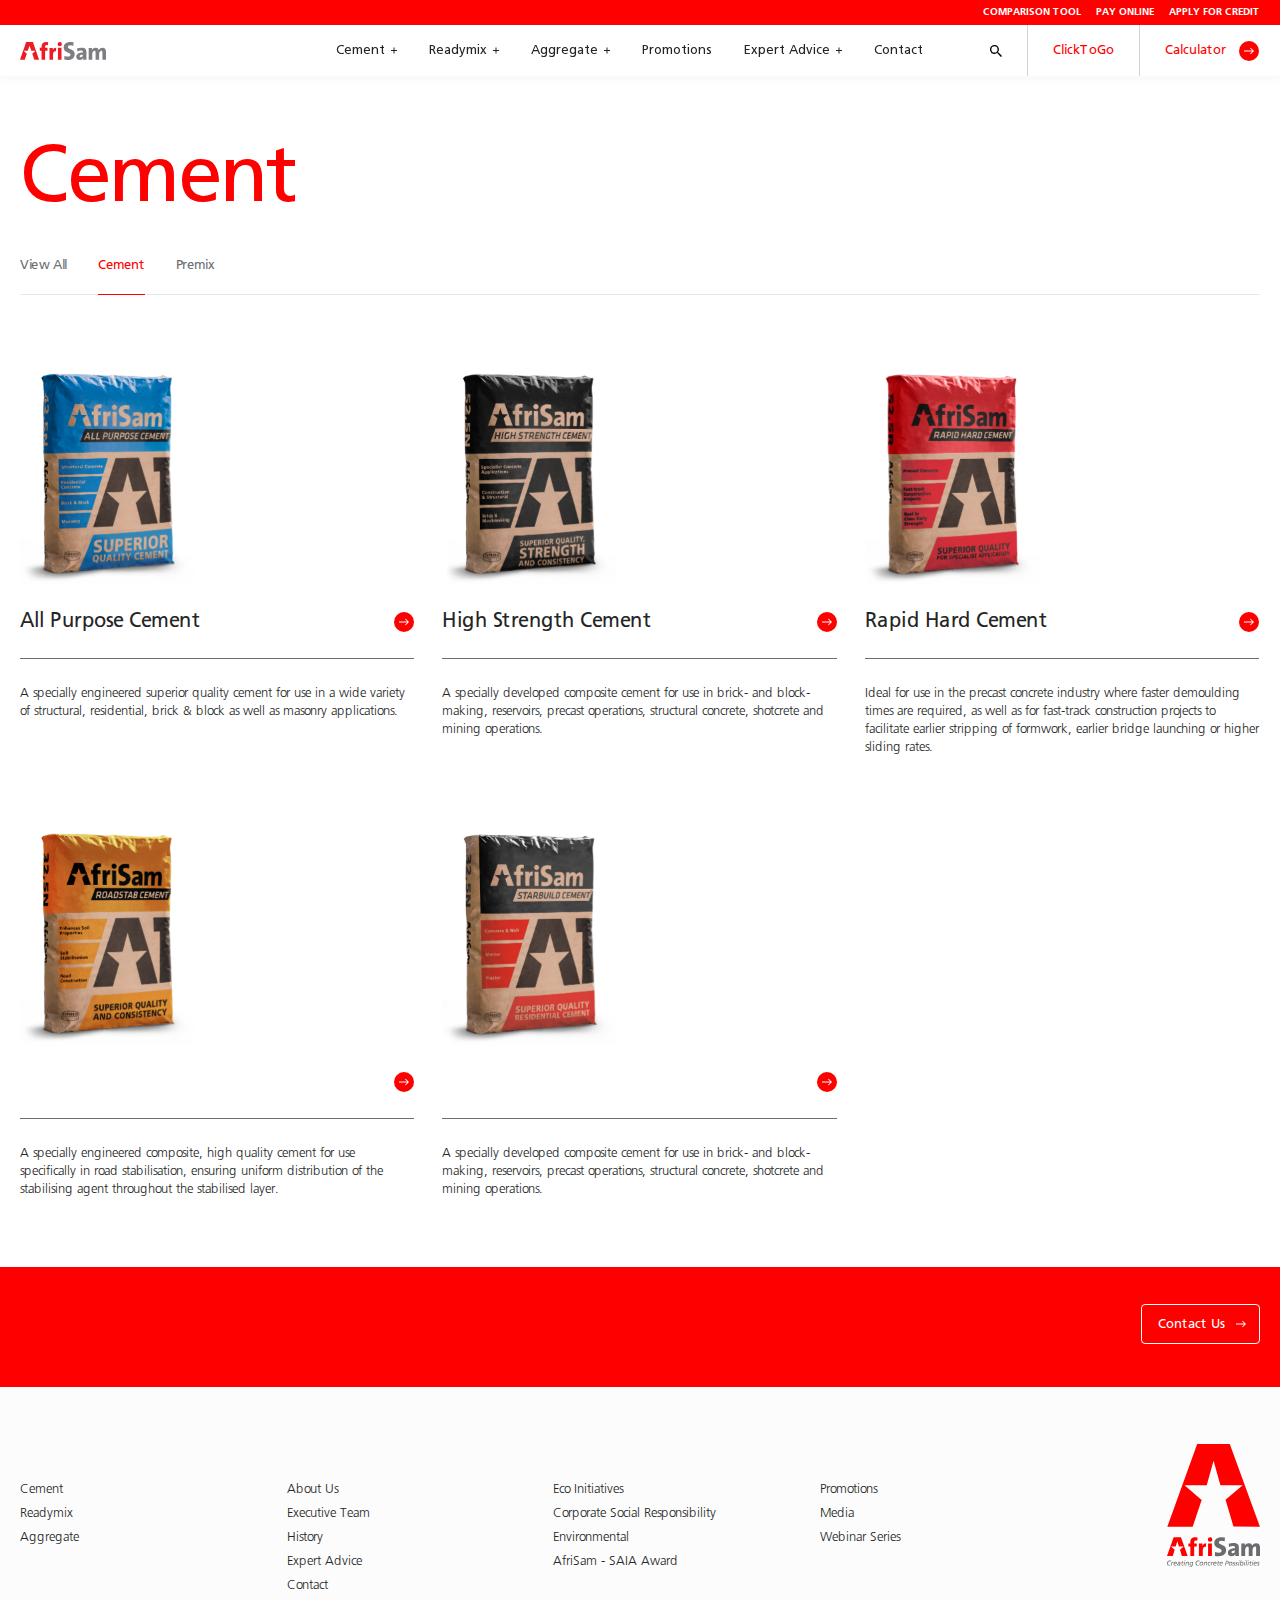
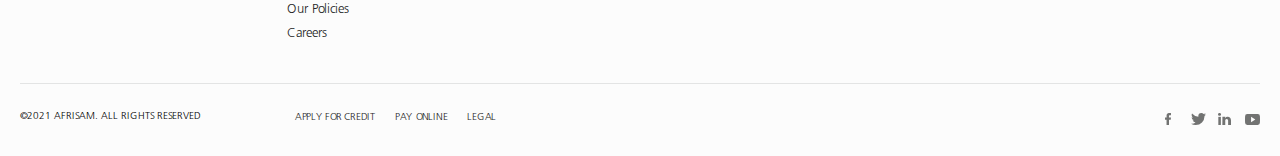
<file: cement.html>
<!DOCTYPE html>
<html lang="en" >

<head>
    <meta charset="utf-8">
    <meta name="viewport" content="width=device-width, minimum-scale=1.0, maximum-scale=1.0, initial-scale=1.0, user-scalable=no">
    <meta name="format-detection" content="telephone=no">
    <title>AfriSam | Cement</title>

    <link rel="icon" href="favicon/favicon.png" type="image/png" sizes="32x32">
    <link type="text/css" rel="stylesheet" href="css/slick-theme.min.css">
    <link type="text/css" rel="stylesheet" href="css/slick.min.css">
    <link type="text/css" rel="stylesheet" href="css/style.css">
</head>

<body>
    <main class="main-wrap">
        <!-- Beginning header section -->
        <header class="main-header-section">
            <div class="header-subnav red-bg">
                <div class="common-wrap clear">

                    <ul>
                        <li><a href="#">Comparison Tool</a></li>
                        <li><a href="#">Pay Online</a></li>
                        <li><a href="#">Apply for Credit</a></li>
                    </ul>
                </div>
            </div>
            <div class="main-header">
                <div class="common-wrap clear ">
                    <div class="header-inner">
                        <div class="logo-wrap">
                            <div class="main-logo">
                                <a href="index.html" class="logo"><img src="svgs/main-logo.svg" alt=""></a>
                            </div>
                            <div class="search-trigger">
                                <figure>
                                    <img src="svgs/ic-search.svg" alt="">
                                    <img src="svgs/ic_search.svg" alt="">
                                </figure>
                            </div>
                            <div class="phone-nav" id="phone-nav">
                                <div></div>
                            </div>
                        </div>
                        <div class="nav-wrap ">
                            <div class="nav-wrap-inner">

                                <nav class="main-nav">
                                    <ul>
                                        <li><a href="cement.html">Cement</a>

                                            <div class="sub-menu">
                                                <div class="sub-menu-innar flex-box">
                                                    <div class="common-wrap clear  flex-box">
                                                        <div class="sub-menu-content">
                                                            <h3>Cement</h3>
                                                            <ul>
                                                                <li><a href="cement.html">Complete Range <em>(10)</em></a>
                                                                    
                                                                </li>
                                                                <li><a href="cement.html">Cement <em>(6)</em></a>
                                                                    <div class="sub-sub-nav">
                                                                        <ul>
                                                                            <li><a href="product.html">All Purpose Cement</a></li>
                                                                            <li><a href="product.html">High Strength Cement</a></li>
                                                                            <li><a href="product.html">Rapid Hard Cement</a></li>
                                                                            <li><a href="product.html">Slagment</a></li>
                                                                            <li><a href="product.html">Starbuild</a></li>
                                                                            <li><a href="product.html">Roadstab Cement</a></li>
                                                                        </ul>
                                                                    </div>
                                                                </li>
                                                                <li><a href="cement.html">Premix <em>(4)</em></a>
                                                                    <div class="sub-sub-nav">
                                                                        <ul>
                                                                            <li><a href="product.html">Concrete Premix</a></li>
                                                                            <li><a href="product.html">Building Premix</a></li>
                                                                            <li><a href="product.html">Plaster Premix</a></li>
                                                                            <li><a href="product.html">Screed Premix</a></li>
                                                                        </ul>
                                                                    </div>
                                                                </li>
                                                                <li><a href="cement.html">Processes & FAQs <em>(3)</em>
                                                                    <div class="sub-sub-nav">
                                                                        <ul>
                                                                            <li><a href="product.html">Cement FAQ</a></li>
                                                                            <li><a href="product.html">C-Tech</a></li>
                                                                            <li><a href="product.html">Cement Manufacturing Process</a></li>
                                                                        </ul>
                                                                    </div>
                                                                    </a></li>
                                                            </ul>
                                                        </div>
                                                        <div class="sub-menu-thumb">
                                                            <figure>
                                                                <img src="img/submenu/nav-dropdown_img@2x.png" srcset="img/submenu/nav-dropdown_img.png 640w, img/submenu/nav-dropdown_img@2x.png 1025w, img/submenu/nav-dropdown_img@3x.png 1600w" sources="(min-width:1920px)640w, 1025w, 1600w, 100vw" alt="Hero">
                                                            </figure>
                                                        </div>
                                                    </div>
                                                </div>
                                            </div>
                                        </li>
                                        <li><a href="readymix.html">Readymix</a>
                                            <div class="sub-menu">
                                                <div class="sub-menu-innar flex-box">
                                                    <div class="common-wrap clear  flex-box">
                                                        <div class="sub-menu-content">
                                                            <h3>Readymix</h3>
                                                            <ul>
                                                                <li><a href="readymix.html">Complete Range <em>(11)</em></a>
                                                                    
                                                                </li>
                                                                <li><a href="readymix.html">General Purpose <em>(1)</em></a>
                                                                    <div class="sub-sub-nav">
                                                                        <ul>
                                                                            <li><a href="readymix-product.html">Starmix</a></li>
                                                                        </ul>
                                                                    </div>
                                                                </li>
                                                                <li><a href="readymix.html">Structural Mixes <em>(5)</em></a>
                                                                    <div class="sub-sub-nav">
                                                                        <ul>
                                                                            <li><a href="readymix-product.html">Foundation Mix</a></li>
                                                                            <li><a href="readymix-product.html">Suspended Slab Mix</a></li>
                                                                            <li><a href="readymix-product.html">Surface Bed Mix</a></li>
                                                                            <li><a href="readymix-product.html">Column Mix</a></li>
                                                                            <li><a href="readymix-product.html">Post-tension Mix</a></li>
                                                                            <li><a href="readymix-product.html">Retainer Mix</a></li>
                                                                        </ul>
                                                                    </div>
                                                                </li>
                                                                <li><a href="readymix.html">Specialised Mixes <em>(5)</em>
                                                                    <div class="sub-sub-nav">
                                                                        <ul>
                                                                            <li><a href="readymix-product.html">Flowcrete</a></li>
                                                                            <li><a href="readymix-product.html">Poolmix</a></li>
                                                                            <li><a href="readymix-product.html">Trenchcrete</a></li>
                                                                            <li><a href="readymix-product.html">Hydrafil</a></li>
                                                                        </ul>
                                                                    </div>
                                                                    </a></li>
                                                                <li><a href="readymix.html">Processes & FAQs <em>(5)</em>
                                                                    <div class="sub-sub-nav">
                                                                        <ul>
                                                                            <li><a href="readymix-product.html">Readymix FAQ</a></li>
                                                                            <li><a href="readymix-product.html">Eco Readymix</a></li>
                                                                            <li><a href="readymix-product.html">Customised Mixes</a></li>
                                                                        </ul>
                                                                    </div>
                                                                    </a></li>
                                                            </ul>
                                                        </div>
                                                        <div class="sub-menu-thumb">
                                                            <figure>
                                                                <img src="img/submenu/nav-dropdown_img@2x.png" srcset="img/submenu/nav-dropdown_img.png 640w, img/submenu/nav-dropdown_img@2x.png 1025w, img/submenu/nav-dropdown_img@3x.png 1600w" sources="(min-width:1920px)640w, 1025w, 1600w, 100vw" alt="Hero">
                                                            </figure>
                                                        </div>
                                                    </div>
                                                </div>
                                            </div>
                                        </li>
                                        <li><a href="aggregate.html">Aggregate</a>
                                            <div class="sub-menu">
                                                <div class="sub-menu-innar flex-box">
                                                    <div class="common-wrap clear  flex-box">
                                                        <div class="sub-menu-content">
                                                            <h3>Aggregate</h3>
                                                            <ul>
                                                                <li><a href="aggregate.html">Complete Range <em>(4)</em></a></li>
                                                                <li><a href="aggregate.html">Road Stone</a></li>
                                                                <li><a href="aggregate.html">Concrete Aggregate</a></li>
                                                                <li><a href="aggregate.html">Road Layer Works</a></li>
                                                                <li><a href="aggregate.html">Speciality Aggregate</a></li>
                                                                <li><a href="aggregate.html">Aggregate FAQs</a></li>
                                                            </ul>
                                                        </div>
                                                        <div class="sub-menu-thumb">
                                                            <figure>
                                                                <img src="img/submenu/nav-dropdown_img@2x.png" srcset="img/submenu/nav-dropdown_img.png 640w, img/submenu/nav-dropdown_img@2x.png 1025w, img/submenu/nav-dropdown_img@3x.png 1600w" sources="(min-width:1920px)640w, 1025w, 1600w, 100vw" alt="Hero">
                                                            </figure>
                                                        </div>
                                                    </div>
                                                </div>
                                            </div>
                                        </li>
                                        <li><a href="#">Promotions</a></li>
                                        <li><a href="expert-advice.html">Expert Advice</a>
                                            <div class="sub-menu">
                                                <div class="sub-menu-innar flex-box">
                                                    <div class="common-wrap clear flex-box">
                                                        <div class="sub-menu-content">
                                                            <h3>Expert advice</h3>
                                                            <ul>
                                                                <li><a href="expert-advice.html">How To Guides <em>(10)</em></a>
                                                                    
                                                                </li>
                                                                <li><a href="expert-advice.html">Design & Build Trends <em>(6)</em></a>
                                                                    
                                                                </li>
                                                                <li><a href="expert-advice.html">Inspiration Pieces <em>(4)</em></a>
                                                                    
                                                                </li>
                                                                <li><a href="ethought-leadership.html">Thought Leadership <em>(3)</em>
                                                                    
                                                                    </a></li>
                                                            </ul>
                                                        </div>
                                                        <div class="sub-menu-thumb">
                                                            <figure>
                                                                <img src="img/submenu/nav-dropdown_img@2x.png" srcset="img/submenu/nav-dropdown_img.png 640w, img/submenu/nav-dropdown_img@2x.png 1025w, img/submenu/nav-dropdown_img@3x.png 1600w" sources="(min-width:1920px)640w, 1025w, 1600w, 100vw" alt="Hero">
                                                            </figure>
                                                        </div>
                                                    </div>
                                                </div>
                                            </div>
                                        </li>
                                        <li><a href="#">Contact</a></li>
                                    </ul>
                                    <div class="subnav-apply-credit">
                                        <ul>
                                            <li><a href="#">Comparison Tool</a></li>
                                            <li><a href="#">Pay Online</a></li>
                                            <li><a href="#">Apply for Credit</a></li>
                                        </ul>
                                    </div>
                                </nav>
                                <nav class="sidenav-nav">
                                    <ul>
                                        <li class="search-icon"><a href="#">
                                            <img src="svgs/ic-search.svg" alt="">
                                            <img src="svgs/ic_search.svg" alt="">
                                            </a></li>
                                        <li><a href="#">ClickToGo</a></li>
                                        <li><a href="calculator.html">Calculator
                                            <div class="circle-btn">
                                                <figure class="cta-rect-circle">
                                                    <img src="svgs/ic-plain-white-right-arrow.svg" alt="">
                                                </figure>
                                                <figure class="cta-rect-circle-animate">
                                                    <img src="svgs/ic-plain-white-right-arrow.svg" alt="">
                                                </figure>
                                            </div>
                                            </a>
                                        </li>
                                    </ul>
                                </nav>
                            </div>

                        </div>
                    </div>

                </div>
            </div>
        </header>
        <!-- //End header section -->

        <!-- Beginning main content section -->
        <section class="main-content-wrap cement">
            <section class="product-tab-wrap">
                <div class="common-wrap clear">
                    <div class="product-tab-innar flex">
                        <h1>Cement</h1>
                        <div class="product-tab flex">
                            <div class="product-tab-trigger flex">
                                <ul class="flex">
                                    <li><a href="#product-tab-item-1">View All</a></li>
                                    <li class="tab-active"><a href="#product-tab-item-2">Cement</a></li>
                                    <li><a href="#product-tab-item-3">Premix</a></li>
                                </ul>
                            </div>
                            <div class="product-tab-item-wrap flex">
                                <div class="product-tab-item" id="product-tab-item-1">
                                    <div class="product-card-wrap zoom-image zoom-image-half flex">
                                        <a href="product.html" class="product-card circle-btn-hover align-content flex">
                                            <div class="product-card-inner">
                                                <figure>
                                                    <img src="img/cement/product-card_img-1@2x.png" srcset="img/cement/product-card_img-1.png 640w, img/cement/product-card_img-1@2x.png 1025w, img/cement/product-card_img-1@3x.png 1600w" sources="(min-width:1920px)640w, 1025w, 1600w, 100vw" alt="">
                                                </figure>
                                                <div class="product-card-content align-content-inner">
                                                    <div class="product-title">
                                                        <h4>All Purpose Cement</h4>
                                                        <div class="circle-red">
                                                            <div class="circle-btn">
                                                                <figure class="cta-rect-circle">
                                                                    <img src="svgs/ic-plain-white-right-arrow.svg" alt="">
                                                                </figure>
                                                                <figure class="cta-rect-circle-animate">
                                                                    <img src="svgs/ic-plain-white-right-arrow.svg" alt="">
                                                                </figure>
                                                            </div>
                                                        </div>
                                                    </div>
                                                    <div class="product-card-description">
                                                        <p>A specially engineered superior quality cement for use in a wide variety of structural, residential, brick & block as well as masonry applications. </p>
                                                    </div>
                                                </div>
                                            </div>
                                        </a>
                                        <a href="product.html" class="product-card circle-btn-hover align-content flex">
                                            <div class="product-card-inner">
                                                <figure>
                                                    <img src="img/cement/product-card_img-2@2x.png" srcset="img/cement/product-card_img-2.png 640w, img/cement/product-card_img-2@2x.png 1025w, img/cement/product-card_img-2@3x.png 1600w" sources="(min-width:1920px)640w, 1025w, 1600w, 100vw" alt="">
                                                </figure>
                                                <div class="product-card-content align-content-inner">
                                                    <div class="product-title">
                                                        <h4>High Strength Cement</h4>
                                                        <div class="circle-red">
                                                            <div class="circle-btn">
                                                                <figure class="cta-rect-circle">
                                                                    <img src="svgs/ic-plain-white-right-arrow.svg" alt="">
                                                                </figure>
                                                                <figure class="cta-rect-circle-animate">
                                                                    <img src="svgs/ic-plain-white-right-arrow.svg" alt="">
                                                                </figure>
                                                            </div>
                                                        </div>
                                                    </div>
                                                    <div class="product-card-description">
                                                        <p>A specially developed composite cement for use in brick- and block-making, reservoirs, precast operations, structural concrete, shotcrete and mining operations.</p>
                                                    </div>
                                                </div>
                                            </div>
                                        </a>
                                        <a href="product.html" class="product-card circle-btn-hover align-content flex">
                                            <div class="product-card-inner">
                                                <figure>
                                                    <img src="img/cement/product-card_img-3@2x.png" srcset="img/cement/product-card_img-3.png 640w, img/cement/product-card_img-3@2x.png 1025w, img/cement/product-card_img-3@3x.png 1600w" sources="(min-width:1920px)640w, 1025w, 1600w, 100vw" alt="Hero">
                                                </figure>
                                                <div class="product-card-content align-content-inner">
                                                    <div class="product-title">
                                                        <h4>Rapid Hard Cement</h4>
                                                        <div class="circle-red">
                                                            <div class="circle-btn">
                                                                <figure class="cta-rect-circle">
                                                                    <img src="svgs/ic-plain-white-right-arrow.svg" alt="">
                                                                </figure>
                                                                <figure class="cta-rect-circle-animate">
                                                                    <img src="svgs/ic-plain-white-right-arrow.svg" alt="">
                                                                </figure>
                                                            </div>
                                                        </div>
                                                    </div>
                                                    <div class="product-card-description">
                                                        <p>Ideal for use in the precast concrete industry where faster demoulding times are required, as well as for fast-track construction projects to facilitate earlier stripping of formwork, earlier bridge launching or higher sliding rates.</p>
                                                    </div>
                                                </div>
                                            </div>
                                        </a>
                                        <a href="product.html" class="product-card circle-btn-hover align-content flex">
                                            <div class="product-card-inner">
                                                <figure>
                                                    <img src="img/cement/product-card_img-4@2x.png" srcset="img/cement/product-card_img-4.png 640w, img/cement/product-card_img-4@2x.png 1025w, img/cement/product-card_img-4@3x.png 1600w" sources="(min-width:1920px)640w, 1025w, 1600w, 100vw" alt="Hero">
                                                </figure>
                                                <div class="product-card-content align-content-inner">
                                                    <div class="product-title">
                                                        <h4>Roadstab Cement</h4>
                                                        <div class="circle-red">
                                                            <div class="circle-btn">
                                                                <figure class="cta-rect-circle">
                                                                    <img src="svgs/ic-plain-white-right-arrow.svg" alt="">
                                                                </figure>
                                                                <figure class="cta-rect-circle-animate">
                                                                    <img src="svgs/ic-plain-white-right-arrow.svg" alt="">
                                                                </figure>
                                                            </div>
                                                        </div>
                                                    </div>
                                                    <div class="product-card-description">
                                                        <p>A specially engineered composite, high quality cement for use specifically in road stabilisation, ensuring uniform distribution of the stabilising agent throughout the stabilised layer. </p>
                                                    </div>
                                                </div>
                                            </div>
                                        </a>
                                        <a href="product.html" class="product-card circle-btn-hover align-content flex">
                                            <div class="product-card-inner">
                                                <figure>
                                                    <img src="img/cement/product-card_img-5@2x.png" srcset="img/cement/product-card_img-5.png 640w, img/cement/product-card_img-5@2x.png 1025w, img/cement/product-card_img-5@3x.png 1600w" sources="(min-width:1920px)640w, 1025w, 1600w, 100vw" alt="Hero">
                                                </figure>
                                                <div class="product-card-content align-content-inner">
                                                    <div class="product-title">
                                                        <h4>Starbuild Cement</h4>
                                                        <div class="circle-red">
                                                            <div class="circle-btn">
                                                                <figure class="cta-rect-circle">
                                                                    <img src="svgs/ic-plain-white-right-arrow.svg" alt="">
                                                                </figure>
                                                                <figure class="cta-rect-circle-animate">
                                                                    <img src="svgs/ic-plain-white-right-arrow.svg" alt="">
                                                                </figure>
                                                            </div>
                                                        </div>
                                                    </div>
                                                    <div class="product-card-description">
                                                        <p>A specially developed composite cement for use in brick- and block-making, reservoirs, precast operations, structural concrete, shotcrete and mining operations.</p>
                                                    </div>
                                                </div>
                                            </div>
                                        </a>
                                        <a href="product.html" class="product-card circle-btn-hover align-content flex">
                                            <div class="product-card-inner">
                                                <figure>
                                                    <img src="img/cement/product-card_img-1@2x.png" srcset="img/cement/product-card_img-1.png 640w, img/cement/product-card_img-1@2x.png 1025w, img/cement/product-card_img-1@3x.png 1600w" sources="(min-width:1920px)640w, 1025w, 1600w, 100vw" alt="">
                                                </figure>
                                                <div class="product-card-content align-content-inner">
                                                    <div class="product-title">
                                                        <h4>All Purpose Cement</h4>
                                                        <div class="circle-red">
                                                            <div class="circle-btn">
                                                                <figure class="cta-rect-circle">
                                                                    <img src="svgs/ic-plain-white-right-arrow.svg" alt="">
                                                                </figure>
                                                                <figure class="cta-rect-circle-animate">
                                                                    <img src="svgs/ic-plain-white-right-arrow.svg" alt="">
                                                                </figure>
                                                            </div>
                                                        </div>
                                                    </div>
                                                    <div class="product-card-description">
                                                        <p>A specially engineered superior quality cement for use in a wide variety of structural, residential, brick & block as well as masonry applications. </p>
                                                    </div>
                                                </div>
                                            </div>
                                        </a>
                                        <a href="product.html" class="product-card circle-btn-hover align-content flex">
                                            <div class="product-card-inner">
                                                <figure>
                                                    <img src="img/cement/product-card_img@2x.png" srcset="img/cement/product-card_img.png 640w, img/cement/product-card_img@2x.png 1025w, img/cement/product-card_img@3x.png 1600w" sources="(min-width:1920px)640w, 1025w, 1600w, 100vw" alt="">
                                                </figure>
                                                <div class="product-card-content align-content-inner">
                                                    <div class="product-title">
                                                        <h4>Concrete Mix</h4>
                                                        <div class="circle-red">
                                                            <div class="circle-btn">
                                                                <figure class="cta-rect-circle">
                                                                    <img src="svgs/ic-plain-white-right-arrow.svg" alt="">
                                                                </figure>
                                                                <figure class="cta-rect-circle-animate">
                                                                    <img src="svgs/ic-plain-white-right-arrow.svg" alt="">
                                                                </figure>
                                                            </div>
                                                        </div>
                                                    </div>
                                                    <div class="product-card-description">
                                                        <p>Suitable for small concrete repair jobs, footings, foundations, fence and washing line posts and other minor structural applications.</p>
                                                    </div>
                                                </div>
                                            </div>
                                        </a>
                                        <a href="product.html" class="product-card circle-btn-hover align-content flex">
                                            <div class="product-card-inner">
                                                <figure>
                                                    <img src="img/cement/product-card_img@2x.png" srcset="img/cement/product-card_img.png 640w, img/cement/product-card_img@2x.png 1025w, img/cement/product-card_img@3x.png 1600w" sources="(min-width:1920px)640w, 1025w, 1600w, 100vw" alt="">
                                                </figure>
                                                <div class="product-card-content align-content-inner">
                                                    <div class="product-title">
                                                        <h4>Plaster Mix</h4>
                                                        <div class="circle-red">
                                                            <div class="circle-btn">
                                                                <figure class="cta-rect-circle">
                                                                    <img src="svgs/ic-plain-white-right-arrow.svg" alt="">
                                                                </figure>
                                                                <figure class="cta-rect-circle-animate">
                                                                    <img src="svgs/ic-plain-white-right-arrow.svg" alt="">
                                                                </figure>
                                                            </div>
                                                        </div>
                                                    </div>
                                                    <div class="product-card-description">
                                                        <p>Suitable for general plasterwork and repairs. It helps reduce cracking, enhances workability and has a low carbon footprint.</p>
                                                    </div>
                                                </div>
                                            </div>
                                        </a>
                                        <a href="product.html" class="product-card circle-btn-hover align-content flex">
                                            <div class="product-card-inner">
                                                <figure>
                                                    <img src="img/cement/product-card_img@2x.png" srcset="img/cement/product-card_img.png 640w, img/cement/product-card_img@2x.png 1025w, img/cement/product-card_img@3x.png 1600w" sources="(min-width:1920px)640w, 1025w, 1600w, 100vw" alt="">
                                                </figure>
                                                <div class="product-card-content align-content-inner">
                                                    <div class="product-title">
                                                        <h4>Building Mix</h4>
                                                        <div class="circle-red">
                                                            <div class="circle-btn">
                                                                <figure class="cta-rect-circle">
                                                                    <img src="svgs/ic-plain-white-right-arrow.svg" alt="">
                                                                </figure>
                                                                <figure class="cta-rect-circle-animate">
                                                                    <img src="svgs/ic-plain-white-right-arrow.svg" alt="">
                                                                </figure>
                                                            </div>
                                                        </div>
                                                    </div>
                                                    <div class="product-card-description">
                                                        <p>Suitable for making mortar for general brick and block laying. It can be used with all types of bricks and offers proven quality.</p>
                                                    </div>
                                                </div>
                                            </div>
                                        </a>
                                        <a href="product.html" class="product-card circle-btn-hover align-content flex">
                                            <div class="product-card-inner">
                                                <figure>
                                                    <img src="img/cement/product-card_img@2x.png" srcset="img/cement/product-card_img.png 640w, img/cement/product-card_img@2x.png 1025w, img/cement/product-card_img@3x.png 1600w" sources="(min-width:1920px)640w, 1025w, 1600w, 100vw" alt="">
                                                </figure>
                                                <div class="product-card-content align-content-inner">
                                                    <div class="product-title">
                                                        <h4>Screed Mix</h4>
                                                        <div class="circle-red">
                                                            <div class="circle-btn">
                                                                <figure class="cta-rect-circle">
                                                                    <img src="svgs/ic-plain-white-right-arrow.svg" alt="">
                                                                </figure>
                                                                <figure class="cta-rect-circle-animate">
                                                                    <img src="svgs/ic-plain-white-right-arrow.svg" alt="">
                                                                </figure>
                                                            </div>
                                                        </div>
                                                    </div>
                                                    <div class="product-card-description">
                                                        <p>Product for general floor levelling under ceramic floor tiles is easy to place and finish and is ideal for domestic use.</p>
                                                    </div>
                                                </div>
                                            </div>
                                        </a>
                                    </div>
                                </div>
                                <div class="product-tab-item" id="product-tab-item-2">
                                    <div class="product-card-wrap zoom-image zoom-image-half flex">
                                        <a href="product.html" class="product-card circle-btn-hover align-content flex">
                                            <div class="product-card-inner">
                                                <figure>
                                                    <img src="img/cement/product-card_img-1@2x.png" srcset="img/cement/product-card_img-1.png 640w, img/cement/product-card_img-1@2x.png 1025w, img/cement/product-card_img-1@3x.png 1600w" sources="(min-width:1920px)640w, 1025w, 1600w, 100vw" alt="">
                                                </figure>
                                                <div class="product-card-content align-content-inner">
                                                    <div class="product-title">
                                                        <h4>All Purpose Cement</h4>
                                                        <div class="circle-red">
                                                            <div class="circle-btn">
                                                                <figure class="cta-rect-circle">
                                                                    <img src="svgs/ic-plain-white-right-arrow.svg" alt="">
                                                                </figure>
                                                                <figure class="cta-rect-circle-animate">
                                                                    <img src="svgs/ic-plain-white-right-arrow.svg" alt="">
                                                                </figure>
                                                            </div>
                                                        </div>
                                                    </div>
                                                    <div class="product-card-description">
                                                        <p>A specially engineered superior quality cement for use in a wide variety of structural, residential, brick & block as well as masonry applications. </p>
                                                    </div>
                                                </div>
                                            </div>
                                        </a>
                                        <a href="product.html" class="product-card circle-btn-hover align-content flex">
                                            <div class="product-card-inner">
                                                <figure>
                                                    <img src="img/cement/product-card_img-2@2x.png" srcset="img/cement/product-card_img-2.png 640w, img/cement/product-card_img-2@2x.png 1025w, img/cement/product-card_img-2@3x.png 1600w" sources="(min-width:1920px)640w, 1025w, 1600w, 100vw" alt="">
                                                </figure>
                                                <div class="product-card-content align-content-inner">
                                                    <div class="product-title">
                                                        <h4>High Strength Cement</h4>
                                                        <div class="circle-red">
                                                            <div class="circle-btn">
                                                                <figure class="cta-rect-circle">
                                                                    <img src="svgs/ic-plain-white-right-arrow.svg" alt="">
                                                                </figure>
                                                                <figure class="cta-rect-circle-animate">
                                                                    <img src="svgs/ic-plain-white-right-arrow.svg" alt="">
                                                                </figure>
                                                            </div>
                                                        </div>
                                                    </div>
                                                    <div class="product-card-description">
                                                        <p>A specially developed composite cement for use in brick- and block-making, reservoirs, precast operations, structural concrete, shotcrete and mining operations.</p>
                                                    </div>
                                                </div>
                                            </div>
                                        </a>
                                        <a href="product.html" class="product-card circle-btn-hover align-content flex">
                                            <div class="product-card-inner">
                                                <figure>
                                                    <img src="img/cement/product-card_img-3@2x.png" srcset="img/cement/product-card_img-3.png 640w, img/cement/product-card_img-3@2x.png 1025w, img/cement/product-card_img-3@3x.png 1600w" sources="(min-width:1920px)640w, 1025w, 1600w, 100vw" alt="Hero">
                                                </figure>
                                                <div class="product-card-content align-content-inner">
                                                    <div class="product-title">
                                                        <h4>Rapid Hard Cement</h4>
                                                        <div class="circle-red">
                                                            <div class="circle-btn">
                                                                <figure class="cta-rect-circle">
                                                                    <img src="svgs/ic-plain-white-right-arrow.svg" alt="">
                                                                </figure>
                                                                <figure class="cta-rect-circle-animate">
                                                                    <img src="svgs/ic-plain-white-right-arrow.svg" alt="">
                                                                </figure>
                                                            </div>
                                                        </div>
                                                    </div>
                                                    <div class="product-card-description">
                                                        <p>Ideal for use in the precast concrete industry where faster demoulding times are required, as well as for fast-track construction projects to facilitate earlier stripping of formwork, earlier bridge launching or higher sliding rates.</p>
                                                    </div>
                                                </div>
                                            </div>
                                        </a>
                                        <a href="product.html" class="product-card circle-btn-hover align-content flex">
                                            <div class="product-card-inner">
                                                <figure>
                                                    <img src="img/cement/product-card_img-4@2x.png" srcset="img/cement/product-card_img-4.png 640w, img/cement/product-card_img-4@2x.png 1025w, img/cement/product-card_img-4@3x.png 1600w" sources="(min-width:1920px)640w, 1025w, 1600w, 100vw" alt="Hero">
                                                </figure>
                                                <div class="product-card-content align-content-inner">
                                                    <div class="product-title">
                                                        <h4>Roadstab Cement</h4>
                                                        <div class="circle-red">
                                                            <div class="circle-btn">
                                                                <figure class="cta-rect-circle">
                                                                    <img src="svgs/ic-plain-white-right-arrow.svg" alt="">
                                                                </figure>
                                                                <figure class="cta-rect-circle-animate">
                                                                    <img src="svgs/ic-plain-white-right-arrow.svg" alt="">
                                                                </figure>
                                                            </div>
                                                        </div>
                                                    </div>
                                                    <div class="product-card-description">
                                                        <p>A specially engineered composite, high quality cement for use specifically in road stabilisation, ensuring uniform distribution of the stabilising agent throughout the stabilised layer. </p>
                                                    </div>
                                                </div>
                                            </div>
                                        </a>
                                        <a href="product.html" class="product-card circle-btn-hover align-content flex">
                                            <div class="product-card-inner">
                                                <figure>
                                                    <img src="img/cement/product-card_img-5@2x.png" srcset="img/cement/product-card_img-5.png 640w, img/cement/product-card_img-5@2x.png 1025w, img/cement/product-card_img-5@3x.png 1600w" sources="(min-width:1920px)640w, 1025w, 1600w, 100vw" alt="Hero">
                                                </figure>
                                                <div class="product-card-content align-content-inner">
                                                    <div class="product-title">
                                                        <h4>Starbuild Cement</h4>
                                                        <div class="circle-red">
                                                            <div class="circle-btn">
                                                                <figure class="cta-rect-circle">
                                                                    <img src="svgs/ic-plain-white-right-arrow.svg" alt="">
                                                                </figure>
                                                                <figure class="cta-rect-circle-animate">
                                                                    <img src="svgs/ic-plain-white-right-arrow.svg" alt="">
                                                                </figure>
                                                            </div>
                                                        </div>
                                                    </div>
                                                    <div class="product-card-description">
                                                        <p>A specially developed composite cement for use in brick- and block-making, reservoirs, precast operations, structural concrete, shotcrete and mining operations.</p>
                                                    </div>
                                                </div>
                                            </div>
                                        </a>
                                    </div>
                                </div>
                                <div class="product-tab-item" id="product-tab-item-3">
                                    <div class="product-card-wrap zoom-image zoom-image-half flex">
                                        <a href="product.html" class="product-card circle-btn-hover align-content flex">
                                            <div class="product-card-inner">
                                                <figure>
                                                    <img src="img/cement/product-card_img@2x.png" srcset="img/cement/product-card_img.png 640w, img/cement/product-card_img@2x.png 1025w, img/cement/product-card_img@3x.png 1600w" sources="(min-width:1920px)640w, 1025w, 1600w, 100vw" alt="">
                                                </figure>
                                                <div class="product-card-content align-content-inner">
                                                    <div class="product-title">
                                                        <h4>Concrete Mix</h4>
                                                        <div class="circle-red">
                                                            <div class="circle-btn">
                                                                <figure class="cta-rect-circle">
                                                                    <img src="svgs/ic-plain-white-right-arrow.svg" alt="">
                                                                </figure>
                                                                <figure class="cta-rect-circle-animate">
                                                                    <img src="svgs/ic-plain-white-right-arrow.svg" alt="">
                                                                </figure>
                                                            </div>
                                                        </div>
                                                    </div>
                                                    <div class="product-card-description">
                                                        <p>Suitable for small concrete repair jobs, footings, foundations, fence and washing line posts and other minor structural applications.</p>
                                                    </div>
                                                </div>
                                            </div>
                                        </a>
                                        <a href="product.html" class="product-card circle-btn-hover align-content flex">
                                            <div class="product-card-inner">
                                                <figure>
                                                    <img src="img/cement/product-card_img@2x.png" srcset="img/cement/product-card_img.png 640w, img/cement/product-card_img@2x.png 1025w, img/cement/product-card_img@3x.png 1600w" sources="(min-width:1920px)640w, 1025w, 1600w, 100vw" alt="">
                                                </figure>
                                                <div class="product-card-content align-content-inner">
                                                    <div class="product-title">
                                                        <h4>Plaster Mix</h4>
                                                        <div class="circle-red">
                                                            <div class="circle-btn">
                                                                <figure class="cta-rect-circle">
                                                                    <img src="svgs/ic-plain-white-right-arrow.svg" alt="">
                                                                </figure>
                                                                <figure class="cta-rect-circle-animate">
                                                                    <img src="svgs/ic-plain-white-right-arrow.svg" alt="">
                                                                </figure>
                                                            </div>
                                                        </div>
                                                    </div>
                                                    <div class="product-card-description">
                                                        <p>Suitable for general plasterwork and repairs. It helps reduce cracking, enhances workability and has a low carbon footprint.</p>
                                                    </div>
                                                </div>
                                            </div>
                                        </a>
                                        <a href="product.html" class="product-card circle-btn-hover align-content flex">
                                            <div class="product-card-inner">
                                                <figure>
                                                    <img src="img/cement/product-card_img@2x.png" srcset="img/cement/product-card_img.png 640w, img/cement/product-card_img@2x.png 1025w, img/cement/product-card_img@3x.png 1600w" sources="(min-width:1920px)640w, 1025w, 1600w, 100vw" alt="">
                                                </figure>
                                                <div class="product-card-content align-content-inner">
                                                    <div class="product-title">
                                                        <h4>Building Mix</h4>
                                                        <div class="circle-red">
                                                            <div class="circle-btn">
                                                                <figure class="cta-rect-circle">
                                                                    <img src="svgs/ic-plain-white-right-arrow.svg" alt="">
                                                                </figure>
                                                                <figure class="cta-rect-circle-animate">
                                                                    <img src="svgs/ic-plain-white-right-arrow.svg" alt="">
                                                                </figure>
                                                            </div>
                                                        </div>
                                                    </div>
                                                    <div class="product-card-description">
                                                        <p>Suitable for making mortar for general brick and block laying. It can be used with all types of bricks and offers proven quality.</p>
                                                    </div>
                                                </div>
                                            </div>
                                        </a>
                                        <a href="product.html" class="product-card circle-btn-hover align-content flex">
                                            <div class="product-card-inner">
                                                <figure>
                                                    <img src="img/cement/product-card_img@2x.png" srcset="img/cement/product-card_img.png 640w, img/cement/product-card_img@2x.png 1025w, img/cement/product-card_img@3x.png 1600w" sources="(min-width:1920px)640w, 1025w, 1600w, 100vw" alt="">
                                                </figure>
                                                <div class="product-card-content align-content-inner">
                                                    <div class="product-title">
                                                        <h4>Screed Mix</h4>
                                                        <div class="circle-red">
                                                            <div class="circle-btn">
                                                                <figure class="cta-rect-circle">
                                                                    <img src="svgs/ic-plain-white-right-arrow.svg" alt="">
                                                                </figure>
                                                                <figure class="cta-rect-circle-animate">
                                                                    <img src="svgs/ic-plain-white-right-arrow.svg" alt="">
                                                                </figure>
                                                            </div>
                                                        </div>
                                                    </div>
                                                    <div class="product-card-description">
                                                        <p>Product for general floor levelling under ceramic floor tiles is easy to place and finish and is ideal for domestic use.</p>
                                                    </div>
                                                </div>
                                            </div>
                                        </a>
                                    </div>
                                </div>
                            </div>
                        </div>
                    </div>
                </div>
            </section>

            <section class="contact-bar-wrap red-bg">
                <div class="common-wrap clear">
                    <div class="contact-bar-inner flex-box flex-vertical-align">
                        <h3>We would like to hear from you.</h3>
                        <div class="view-all-btn">
                            <a href="product.html" class="btn transparent-white-bg btn-arrow">
                                <span>Contact Us</span>
                                <figure class="cta-rect-arrow-right__arrow">
                                    <img src="svgs/ic-plain-white-right-arrow.svg" alt="">
                                </figure>
                                <figure class="cta-rect-arrow-right__arrow-hover">
                                    <img src="svgs/ic-plain-white-right-arrow.svg" alt="">
                                </figure>
                            </a>
                        </div>
                    </div>
                </div>
            </section>

        </section>
        <!-- //End main content section -->

        <!-- Beginning footer section -->
        <footer class="main-footer-section">
            <div class="common-wrap clear ">
                <div class="footer-inner flex-box">
                    <div class="footer-logo order-2">
                        <a href="#">
                            <img src="svgs/footer-logo.svg" alt="">
                        </a>
                    </div>
                    <div class="footer-widget-wrap flex border-animation">
                        <div class="footer-widget">
                            <h5>Products</h5>
                            <ul>
                                <li>
                                    <a href="cement.html">Cement</a>
                                </li>
                                <li>
                                    <a href="readymix.html">Readymix</a>
                                </li>
                                <li>
                                    <a href="aggregate.html">Aggregate</a>
                                </li>
                            </ul>
                        </div>
                        <div class="footer-widget">
                            <h5>Company</h5>
                            <ul>
                                <li>
                                    <a href="about-confirmed.html">About Us</a>
                                </li>
                                <li>
                                    <a href="about-confirmed.html">Executive Team</a>
                                </li>
                                <li>
                                    <a href="history.html">History</a>
                                </li>
                                <li>
                                    <a href="expert-advice.html">Expert Advice</a>
                                </li>
                                <li>
                                    <a href="#">Contact</a>
                                </li>
                                <li>
                                    <a href="#">Our Policies</a>
                                </li>
                                <li>
                                    <a href="#">Careers</a>
                                </li>
                            </ul>
                        </div>
                        <div class="footer-widget">
                            <h5>Sustainability </h5>
                            <ul>
                                <li>
                                    <a href="#">Eco Initiatives</a>
                                </li>
                                <li>
                                    <a href="#">Corporate Social Responsibility</a>
                                </li>
                                <li>
                                    <a href="#">Environmental</a>
                                </li>
                                <li>
                                    <a href="#">AfriSam - SAIA Award</a>
                                </li>
                            </ul>
                        </div>
                        <div class="footer-widget">
                            <h5>Media </h5>
                            <ul>
                                <li>
                                    <a href="#">Promotions</a>
                                </li>
                                <li>
                                    <a href="#">Media</a>
                                </li>
                                <li>
                                    <a href="#">Webinar Series</a>
                                </li>
                            </ul>
                        </div>
                        <div class="footer-widget mobi">
                            <ul>
                                <li>
                                    <a href="#">Apply for Credit</a>
                                </li>
                                <li>
                                    <a href="#">Pay Online</a>
                                </li>
                                <li>
                                    <a href="#">Legal</a>
                                </li>
                            </ul>
                        </div>
                    </div>
                </div>
            </div>
            <div class="footer-bottom">
                <div class="common-wrap clear">
                    <div class="footer-bottom-inner flex-box">
                        <div class="footer-bottom-left flex-box border-animation">
                            <div class="footer-copyright">
                                <p>©2021 AfriSam. All rights reserved</p>

                            </div>
                            <div class="footer-extra-link">
                                <ul>
                                    <li> <a href="#">Apply for Credit</a> </li>
                                    <li> <a href="#">Pay Online</a> </li>
                                    <li> <a href="#">Legal</a> </li>
                                </ul>
                            </div>
                        </div>
                        <div class="footer-social">
                            <ul>
                                <li>
                                    <a href="#">
                                        <img class="default" src="svgs/social-facebook.svg" alt="">
                                        <img class="hoverd" src="svgs/Facebook.svg" alt="">
                                    </a>
                                </li>
                                <li>
                                    <a href="#">
                                        <img class="default" src="svgs/social-twitter.svg" alt="">
                                        <img class="hoverd" src="svgs/Twitter.svg" alt="">
                                    </a>
                                </li>
                                <li>
                                    <a href="#">
                                        <img class="default" src="svgs/social-linkedin.svg" alt="">
                                        <img class="hoverd" src="svgs/LinkedIn.svg" alt="">
                                    </a>
                                </li>
                                <li>
                                    <a href="#">
                                        <img class="default" src="svgs/social-youtube.svg" alt="">
                                        <img class="hoverd" src="svgs/Youtube.svg" alt="">
                                    </a>
                                </li>
                            </ul>
                        </div>
                    </div>
                </div>
            </div>
        </footer>
        <!-- //End main footer section -->
    </main>

    <script type="text/javascript" src="js/jquery-3.5.1.min.js"></script>
    <script type="text/javascript" src="js/slick.min.js"></script>
    <script type="text/javascript" src="js/headroom.js"></script>
    <script type="text/javascript" src="js/common-scripts.js" defer></script>
</body>

</html>
</file>
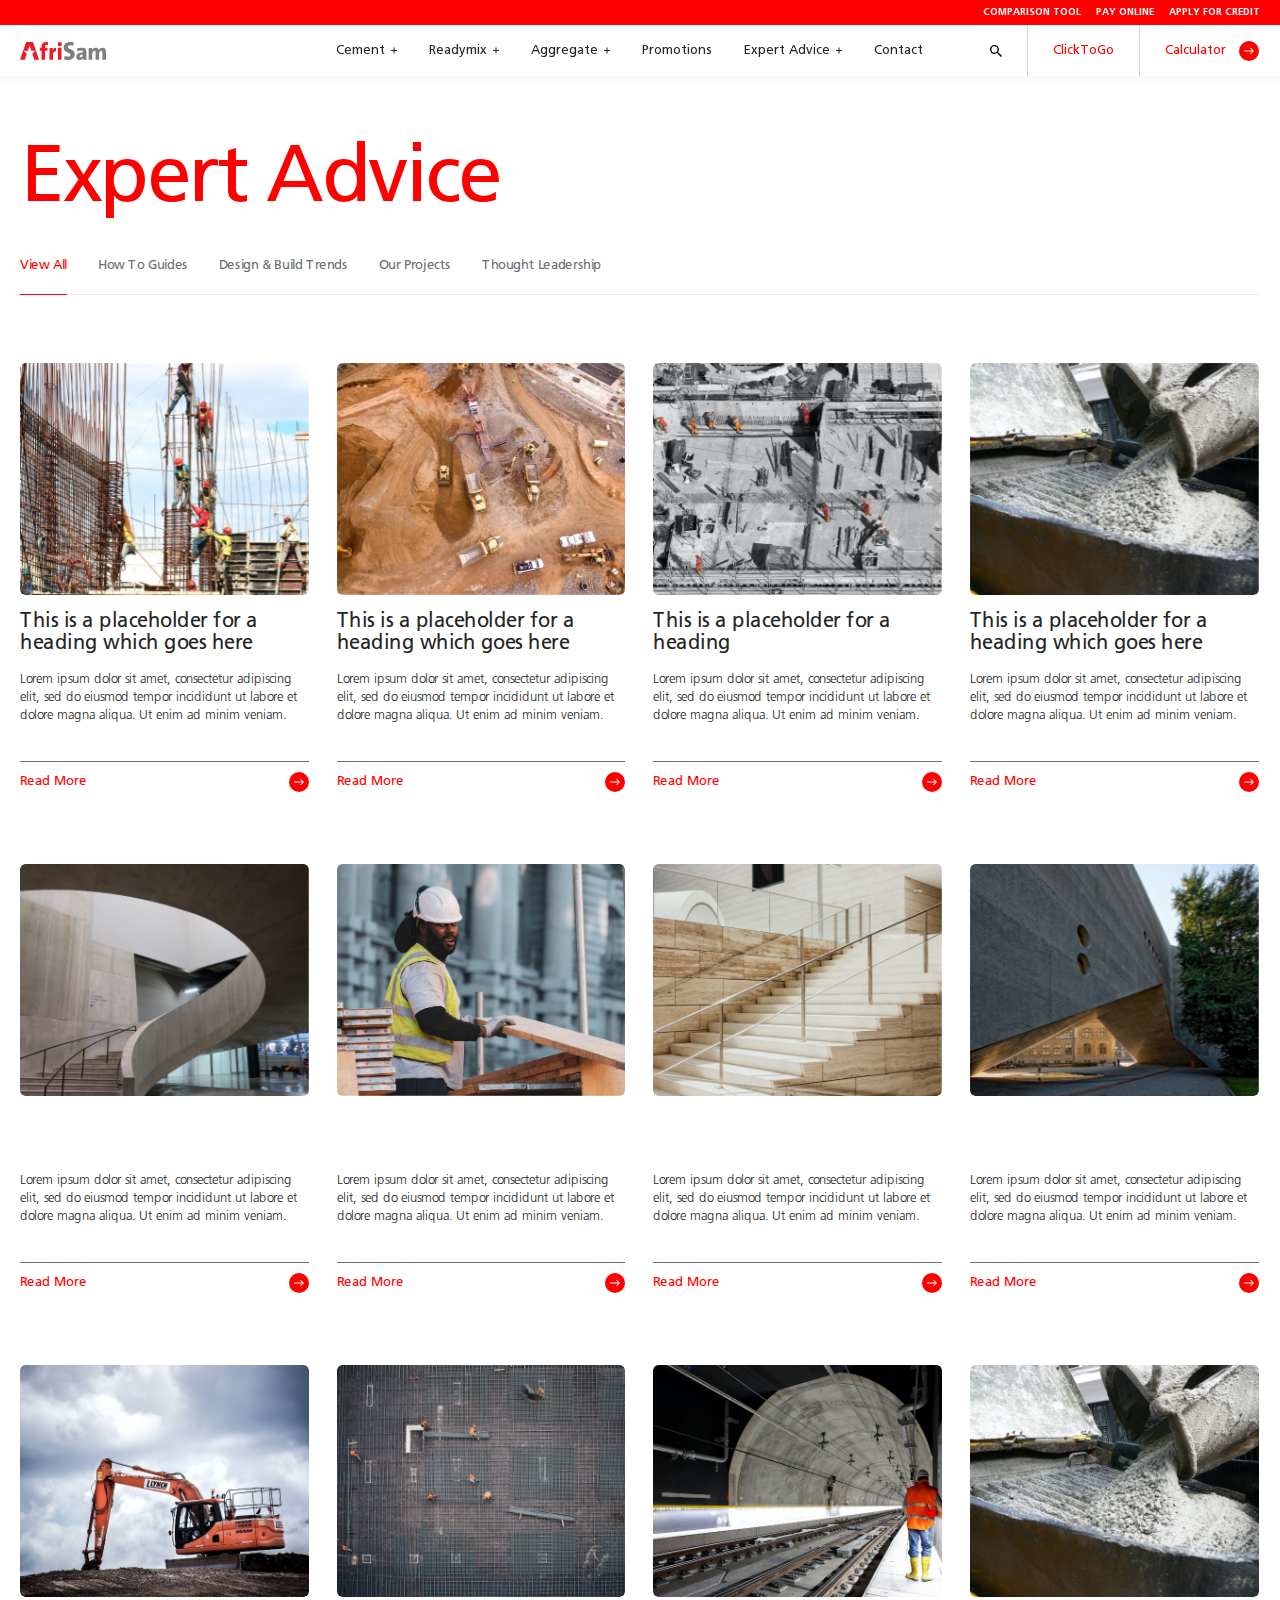
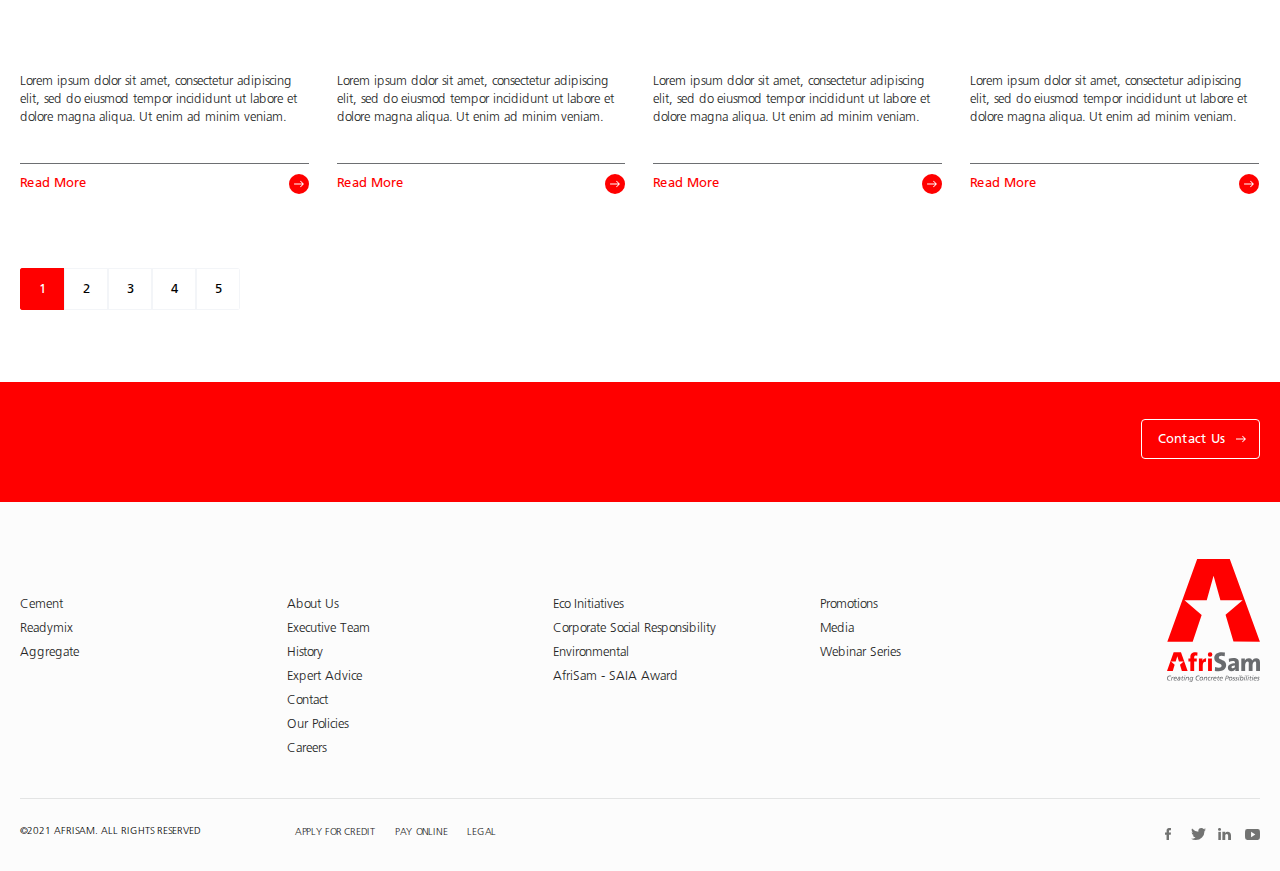
<file: expert-advice.html>
<!DOCTYPE html>
<html lang="en" >

<head>
    <meta charset="utf-8">
    <meta name="viewport" content="width=device-width, minimum-scale=1.0, maximum-scale=1.0, initial-scale=1.0, user-scalable=no">
    <meta name="format-detection" content="telephone=no">
    <title>AfriSam | Expert Advice</title>

    <link rel="icon" href="favicon/favicon.png" type="image/png" sizes="32x32">
    <link type="text/css" rel="stylesheet" href="css/slick-theme.min.css">
    <link type="text/css" rel="stylesheet" href="css/slick.min.css">
    <link type="text/css" rel="stylesheet" href="css/style.css">
</head>

<body>
    <main class="main-wrap">
        <!-- Beginning header section -->
        <header class="main-header-section">
            <div class="header-subnav red-bg">
                <div class="common-wrap clear">

                    <ul>
                        <li><a href="#">Comparison Tool</a></li>
                        <li><a href="#">Pay Online</a></li>
                        <li><a href="#">Apply for Credit</a></li>
                    </ul>
                </div>
            </div>
            <div class="main-header">
                <div class="common-wrap clear ">
                    <div class="header-inner">
                        <div class="logo-wrap">
                            <div class="main-logo">
                                <a href="index.html" class="logo"><img src="svgs/main-logo.svg" alt=""></a>
                            </div>
                            <div class="search-trigger">
                                <figure>
                                    <img src="svgs/ic-search.svg" alt="">
                                    <img src="svgs/ic_search.svg" alt="">
                                </figure>
                            </div>
                            <div class="phone-nav" id="phone-nav">
                                <div></div>
                            </div>
                        </div>
                        <div class="nav-wrap ">
                            <div class="nav-wrap-inner">

                                <nav class="main-nav">
                                    <ul>
                                        <li><a href="cement.html">Cement</a>

                                            <div class="sub-menu">
                                                <div class="sub-menu-innar flex-box">
                                                    <div class="common-wrap clear  flex-box">
                                                        <div class="sub-menu-content">
                                                            <h3>Cement</h3>
                                                            <ul>
                                                                <li><a href="cement.html">Complete Range <em>(10)</em></a>
                                                                    
                                                                </li>
                                                                <li><a href="cement.html">Cement <em>(6)</em></a>
                                                                    <div class="sub-sub-nav">
                                                                        <ul>
                                                                            <li><a href="product.html">All Purpose Cement</a></li>
                                                                            <li><a href="product.html">High Strength Cement</a></li>
                                                                            <li><a href="product.html">Rapid Hard Cement</a></li>
                                                                            <li><a href="product.html">Slagment</a></li>
                                                                            <li><a href="product.html">Starbuild</a></li>
                                                                            <li><a href="product.html">Roadstab Cement</a></li>
                                                                        </ul>
                                                                    </div>
                                                                </li>
                                                                <li><a href="cement.html">Premix <em>(4)</em></a>
                                                                    <div class="sub-sub-nav">
                                                                        <ul>
                                                                            <li><a href="product.html">Concrete Premix</a></li>
                                                                            <li><a href="product.html">Building Premix</a></li>
                                                                            <li><a href="product.html">Plaster Premix</a></li>
                                                                            <li><a href="product.html">Screed Premix</a></li>
                                                                        </ul>
                                                                    </div>
                                                                </li>
                                                                <li><a href="cement.html">Processes & FAQs <em>(3)</em>
                                                                    <div class="sub-sub-nav">
                                                                        <ul>
                                                                            <li><a href="product.html">Cement FAQ</a></li>
                                                                            <li><a href="product.html">C-Tech</a></li>
                                                                            <li><a href="product.html">Cement Manufacturing Process</a></li>
                                                                        </ul>
                                                                    </div>
                                                                    </a></li>
                                                            </ul>
                                                        </div>
                                                        <div class="sub-menu-thumb">
                                                            <figure>
                                                                <img src="img/submenu/nav-dropdown_img@2x.png" srcset="img/submenu/nav-dropdown_img.png 640w, img/submenu/nav-dropdown_img@2x.png 1025w, img/submenu/nav-dropdown_img@3x.png 1600w" sources="(min-width:1920px)640w, 1025w, 1600w, 100vw" alt="Hero">
                                                            </figure>
                                                        </div>
                                                    </div>
                                                </div>
                                            </div>
                                        </li>
                                        <li><a href="readymix.html">Readymix</a>
                                            <div class="sub-menu">
                                                <div class="sub-menu-innar flex-box">
                                                    <div class="common-wrap clear  flex-box">
                                                        <div class="sub-menu-content">
                                                            <h3>Readymix</h3>
                                                            <ul>
                                                                <li><a href="readymix.html">Complete Range <em>(11)</em></a>
                                                                    
                                                                </li>
                                                                <li><a href="readymix.html">General Purpose <em>(1)</em></a>
                                                                    <div class="sub-sub-nav">
                                                                        <ul>
                                                                            <li><a href="readymix-product.html">Starmix</a></li>
                                                                        </ul>
                                                                    </div>
                                                                </li>
                                                                <li><a href="readymix.html">Structural Mixes <em>(5)</em></a>
                                                                    <div class="sub-sub-nav">
                                                                        <ul>
                                                                            <li><a href="readymix-product.html">Foundation Mix</a></li>
                                                                            <li><a href="readymix-product.html">Suspended Slab Mix</a></li>
                                                                            <li><a href="readymix-product.html">Surface Bed Mix</a></li>
                                                                            <li><a href="readymix-product.html">Column Mix</a></li>
                                                                            <li><a href="readymix-product.html">Post-tension Mix</a></li>
                                                                            <li><a href="readymix-product.html">Retainer Mix</a></li>
                                                                        </ul>
                                                                    </div>
                                                                </li>
                                                                <li><a href="readymix.html">Specialised Mixes <em>(5)</em>
                                                                    <div class="sub-sub-nav">
                                                                        <ul>
                                                                            <li><a href="readymix-product.html">Flowcrete</a></li>
                                                                            <li><a href="readymix-product.html">Poolmix</a></li>
                                                                            <li><a href="readymix-product.html">Trenchcrete</a></li>
                                                                            <li><a href="readymix-product.html">Hydrafil</a></li>
                                                                        </ul>
                                                                    </div>
                                                                    </a></li>
                                                                <li><a href="readymix.html">Processes & FAQs <em>(5)</em>
                                                                    <div class="sub-sub-nav">
                                                                        <ul>
                                                                            <li><a href="readymix-product.html">Readymix FAQ</a></li>
                                                                            <li><a href="readymix-product.html">Eco Readymix</a></li>
                                                                            <li><a href="readymix-product.html">Customised Mixes</a></li>
                                                                        </ul>
                                                                    </div>
                                                                    </a></li>
                                                            </ul>
                                                        </div>
                                                        <div class="sub-menu-thumb">
                                                            <figure>
                                                                <img src="img/submenu/nav-dropdown_img@2x.png" srcset="img/submenu/nav-dropdown_img.png 640w, img/submenu/nav-dropdown_img@2x.png 1025w, img/submenu/nav-dropdown_img@3x.png 1600w" sources="(min-width:1920px)640w, 1025w, 1600w, 100vw" alt="Hero">
                                                            </figure>
                                                        </div>
                                                    </div>
                                                </div>
                                            </div>
                                        </li>
                                        <li><a href="aggregate.html">Aggregate</a>
                                            <div class="sub-menu">
                                                <div class="sub-menu-innar flex-box">
                                                    <div class="common-wrap clear  flex-box">
                                                        <div class="sub-menu-content">
                                                            <h3>Aggregate</h3>
                                                            <ul>
                                                                <li><a href="aggregate.html">Complete Range <em>(4)</em></a></li>
                                                                <li><a href="aggregate.html">Road Stone</a></li>
                                                                <li><a href="aggregate.html">Concrete Aggregate</a></li>
                                                                <li><a href="aggregate.html">Road Layer Works</a></li>
                                                                <li><a href="aggregate.html">Speciality Aggregate</a></li>
                                                                <li><a href="aggregate.html">Aggregate FAQs</a></li>
                                                            </ul>
                                                        </div>
                                                        <div class="sub-menu-thumb">
                                                            <figure>
                                                                <img src="img/submenu/nav-dropdown_img@2x.png" srcset="img/submenu/nav-dropdown_img.png 640w, img/submenu/nav-dropdown_img@2x.png 1025w, img/submenu/nav-dropdown_img@3x.png 1600w" sources="(min-width:1920px)640w, 1025w, 1600w, 100vw" alt="Hero">
                                                            </figure>
                                                        </div>
                                                    </div>
                                                </div>
                                            </div>
                                        </li>
                                        <li><a href="#">Promotions</a></li>
                                        <li><a href="expert-advice.html">Expert Advice</a>
                                            <div class="sub-menu">
                                                <div class="sub-menu-innar flex-box">
                                                    <div class="common-wrap clear flex-box">
                                                        <div class="sub-menu-content">
                                                            <h3>Expert advice</h3>
                                                            <ul>
                                                                <li><a href="expert-advice.html">How To Guides <em>(10)</em></a>
                                                                    
                                                                </li>
                                                                <li><a href="expert-advice.html">Design & Build Trends <em>(6)</em></a>
                                                                    
                                                                </li>
                                                                <li><a href="expert-advice.html">Inspiration Pieces <em>(4)</em></a>
                                                                    
                                                                </li>
                                                                <li><a href="ethought-leadership.html">Thought Leadership <em>(3)</em>
                                                                    
                                                                    </a></li>
                                                            </ul>
                                                        </div>
                                                        <div class="sub-menu-thumb">
                                                            <figure>
                                                                <img src="img/submenu/nav-dropdown_img@2x.png" srcset="img/submenu/nav-dropdown_img.png 640w, img/submenu/nav-dropdown_img@2x.png 1025w, img/submenu/nav-dropdown_img@3x.png 1600w" sources="(min-width:1920px)640w, 1025w, 1600w, 100vw" alt="Hero">
                                                            </figure>
                                                        </div>
                                                    </div>
                                                </div>
                                            </div>
                                        </li>
                                        <li><a href="#">Contact</a></li>
                                    </ul>
                                    <div class="subnav-apply-credit">
                                        <ul>
                                            <li><a href="#">Comparison Tool</a></li>
                                            <li><a href="#">Pay Online</a></li>
                                            <li><a href="#">Apply for Credit</a></li>
                                        </ul>
                                    </div>
                                </nav>
                                <nav class="sidenav-nav">
                                    <ul>
                                        <li class="search-icon"><a href="#">
                                            <img src="svgs/ic-search.svg" alt="">
                                            <img src="svgs/ic_search.svg" alt="">
                                            </a></li>
                                        <li><a href="#">ClickToGo</a></li>
                                        <li><a href="calculator.html">Calculator
                                            <div class="circle-btn">
                                                <figure class="cta-rect-circle">
                                                    <img src="svgs/ic-plain-white-right-arrow.svg" alt="">
                                                </figure>
                                                <figure class="cta-rect-circle-animate">
                                                    <img src="svgs/ic-plain-white-right-arrow.svg" alt="">
                                                </figure>
                                            </div>
                                            </a>
                                        </li>
                                    </ul>
                                </nav>
                            </div>

                        </div>
                    </div>

                </div>
            </div>
        </header>
        <!-- //End header section -->

        <!-- Beginning main content section -->
        <section class="main-content-wrap readymix blog-summary">
            <section class="product-tab-wrap">
                <div class="common-wrap clear">
                    <div class="product-tab-innar flex">
                        <h1>Expert Advice</h1>
                        <div class="product-tab flex">
                            <div class="product-tab-trigger flex">
                                <ul>
                                    <li class="tab-active"><a href="#product-tab-item-1">View All</a></li>
                                    <li><a href="#product-tab-item-2">How To Guides</a></li>
                                    <li><a href="#product-tab-item-3">Design & Build Trends</a></li>
                                    <li><a href="#product-tab-item-4">Our Projects</a></li>
                                    <li><a href="#product-tab-item-5">Thought Leadership</a></li>
                                </ul>
                            </div>
                            <div class="line"></div>
                            <div class="product-tab-item-wrap flex mt-40">
                                <div class="product-tab-item" id="product-tab-item-1">
                                    <div class="expert-advice-card-wrap zoom-image flex blog-summary-card-wrap">
                                        <a href="blog-article.html" class="expert-advice-card circle-btn-hover align-content flex">
                                            <div>
                                                <picture>
                                                    <source media="(min-width: 481px)" srcset="img/blog-summary/expert-advice_card_img-1@2x.jpg" sizes="100vw">
                                                    <source media="(max-width: 480px)" srcset="img/blog-summary/expert-advice_card_img-1mobi@2x.jpg" sizes="100vw">
                                                    <img src="img/blog-summary/expert-advice_card_img-1@2x.jpg" srcset="img/blog-summary/expert-advice_card_img-1mobi@2x.jpg, img/blog-summary/expert-advice_card_img-1@2x.jpg" sizes="100vw" alt="">
                                                </picture>
                                                <div class="expert-advice-card-title align-content-inner">
                                                    <h4>This is a placeholder for a heading which goes here</h4>
                                                    <p>Lorem ipsum dolor sit amet, consectetur adipiscing elit, sed do eiusmod tempor incididunt ut labore et dolore magna aliqua. Ut enim ad minim veniam.</p>
                                                </div>
                                                <div class="expert-advice-card-read">
                                                     <div class="link-inner-wrap">
                                                        <em>Read More</em>
                                                        <div class="circle-red">
                                                            <div class="circle-btn">
                                                                <figure class="cta-rect-circle">
                                                                    <img src="svgs/ic-plain-white-right-arrow.svg" alt="">
                                                                </figure>
                                                                <figure class="cta-rect-circle-animate">
                                                                    <img src="svgs/ic-plain-white-right-arrow.svg" alt="">
                                                                </figure>
                                                            </div>
                                                        </div>
                                                    </div>
                                                </div>
                                            </div>
                                        </a>
                                        <a href="blog-article.html" class="expert-advice-card circle-btn-hover align-content flex">
                                            <div>
                                                <picture>
                                                    <source media="(min-width: 481px)" srcset="img/blog-summary/expert-advice_card_img-2@2x.jpg" sizes="100vw">
                                                    <source media="(max-width: 480px)" srcset="img/blog-summary/expert-advice_card_img-2mobi@2x.jpg" sizes="100vw">
                                                    <img src="img/blog-summary/expert-advice_card_img-2@2x.jpg" srcset="img/blog-summary/expert-advice_card_img-2mobi@2x.jpg, img/blog-summary/expert-advice_card_img-2@2x.jpg" sizes="100vw" alt="">
                                                </picture>
                                                <div class="expert-advice-card-title align-content-inner">
                                                    <h4>This is a placeholder for a heading which goes here</h4>
                                                    <p>Lorem ipsum dolor sit amet, consectetur adipiscing elit, sed do eiusmod tempor incididunt ut labore et dolore magna aliqua. Ut enim ad minim veniam.</p>
                                                </div>
                                                <div class="expert-advice-card-read">
                                                     <div class="link-inner-wrap">
                                                        <em>Read More</em>
                                                        <div class="circle-red">
                                                            <div class="circle-btn">
                                                                <figure class="cta-rect-circle">
                                                                    <img src="svgs/ic-plain-white-right-arrow.svg" alt="">
                                                                </figure>
                                                                <figure class="cta-rect-circle-animate">
                                                                    <img src="svgs/ic-plain-white-right-arrow.svg" alt="">
                                                                </figure>
                                                            </div>
                                                        </div>
                                                    </div>
                                                </div>
                                            </div>
                                        </a>
                                        <a href="blog-article.html" class="expert-advice-card circle-btn-hover align-content flex">
                                            <div>
                                                <picture>
                                                    <source media="(min-width: 481px)" srcset="img/blog-summary/expert-advice_card_img-3@2x.jpg" sizes="100vw">
                                                    <source media="(max-width: 480px)" srcset="img/blog-summary/expert-advice_card_img-3mobi@2x.jpg" sizes="100vw">
                                                    <img src="img/blog-summary/expert-advice_card_img-3@2x.jpg" srcset="img/blog-summary/expert-advice_card_img-3mobi@2x.jpg, img/blog-summary/expert-advice_card_img-3@2x.jpg" sizes="100vw" alt="">
                                                </picture>
                                                <div class="expert-advice-card-title align-content-inner">
                                                    <h4>This is a placeholder for a heading </h4>
                                                    <p>Lorem ipsum dolor sit amet, consectetur adipiscing elit, sed do eiusmod tempor incididunt ut labore et dolore magna aliqua. Ut enim ad minim veniam.</p>
                                                </div>
                                                <div class="expert-advice-card-read">
                                                     <div class="link-inner-wrap">
                                                        <em>Read More</em>
                                                        <div class="circle-red">
                                                            <div class="circle-btn">
                                                                <figure class="cta-rect-circle">
                                                                    <img src="svgs/ic-plain-white-right-arrow.svg" alt="">
                                                                </figure>
                                                                <figure class="cta-rect-circle-animate">
                                                                    <img src="svgs/ic-plain-white-right-arrow.svg" alt="">
                                                                </figure>
                                                            </div>
                                                        </div>
                                                    </div>
                                                </div>
                                            </div>
                                        </a>
                                        <a href="blog-article.html" class="expert-advice-card circle-btn-hover align-content flex">
                                            <div>
                                                <picture>
                                                    <source media="(min-width: 481px)" srcset="img/blog-summary/expert-advice_card_img-4@2x.jpg" sizes="100vw">
                                                    <source media="(max-width: 480px)" srcset="img/blog-summary/expert-advice_card_img-4mobi@2x.jpg" sizes="100vw">
                                                    <img src="img/blog-summary/expert-advice_card_img-4@2x.jpg" srcset="img/blog-summary/expert-advice_card_img-4mobi@2x.jpg, img/blog-summary/expert-advice_card_img-4@2x.jpg" sizes="100vw" alt="">
                                                </picture>
                                                <div class="expert-advice-card-title align-content-inner">
                                                    <h4>This is a placeholder for a heading which goes here</h4>
                                                    <p>Lorem ipsum dolor sit amet, consectetur adipiscing elit, sed do eiusmod tempor incididunt ut labore et dolore magna aliqua. Ut enim ad minim veniam.</p>
                                                </div>
                                                <div class="expert-advice-card-read">
                                                     <div class="link-inner-wrap">
                                                        <em>Read More</em>
                                                        <div class="circle-red">
                                                            <div class="circle-btn">
                                                                <figure class="cta-rect-circle">
                                                                    <img src="svgs/ic-plain-white-right-arrow.svg" alt="">
                                                                </figure>
                                                                <figure class="cta-rect-circle-animate">
                                                                    <img src="svgs/ic-plain-white-right-arrow.svg" alt="">
                                                                </figure>
                                                            </div>
                                                        </div>
                                                    </div>
                                                </div>
                                            </div>
                                        </a>
                                        <a href="blog-article.html" class="expert-advice-card circle-btn-hover align-content flex">
                                            <div>
                                                <picture>
                                                    <source media="(min-width: 481px)" srcset="img/blog-summary/expert-advice_card_img-5@2x.jpg" sizes="100vw">
                                                    <source media="(max-width: 480px)" srcset="img/blog-summary/expert-advice_card_img-5mobi@2x.jpg" sizes="100vw">
                                                    <img src="img/blog-summary/expert-advice_card_img-5@2x.jpg" srcset="img/blog-summary/expert-advice_card_img-5mobi@2x.jpg, img/blog-summary/expert-advice_card_img-5@2x.jpg" sizes="100vw" alt="">
                                                </picture>
                                                <div class="expert-advice-card-title align-content-inner">
                                                    <h4>This is a placeholder for a heading which goes here</h4>
                                                    <p>Lorem ipsum dolor sit amet, consectetur adipiscing elit, sed do eiusmod tempor incididunt ut labore et dolore magna aliqua. Ut enim ad minim veniam.</p>
                                                </div>
                                                <div class="expert-advice-card-read">
                                                     <div class="link-inner-wrap">
                                                        <em>Read More</em>
                                                        <div class="circle-red">
                                                            <div class="circle-btn">
                                                                <figure class="cta-rect-circle">
                                                                    <img src="svgs/ic-plain-white-right-arrow.svg" alt="">
                                                                </figure>
                                                                <figure class="cta-rect-circle-animate">
                                                                    <img src="svgs/ic-plain-white-right-arrow.svg" alt="">
                                                                </figure>
                                                            </div>
                                                        </div>
                                                    </div>
                                                </div>
                                            </div>
                                        </a>
                                        <a href="blog-article.html" class="expert-advice-card circle-btn-hover align-content flex">
                                            <div>
                                                <picture>
                                                    <source media="(min-width: 481px)" srcset="img/blog-summary/expert-advice_card_img-6@2x.jpg" sizes="100vw">
                                                    <source media="(max-width: 480px)" srcset="img/blog-summary/expert-advice_card_img-6mobi@2x.jpg" sizes="100vw">
                                                    <img src="img/blog-summary/expert-advice_card_img-6@2x.jpg" srcset="img/blog-summary/expert-advice_card_img-6mobi@2x.jpg, img/blog-summary/expert-advice_card_img-6@2x.jpg" sizes="100vw" alt="">
                                                </picture>
                                                <div class="expert-advice-card-title align-content-inner">
                                                    <h4>This is a placeholder for a heading which goes here</h4>
                                                    <p>Lorem ipsum dolor sit amet, consectetur adipiscing elit, sed do eiusmod tempor incididunt ut labore et dolore magna aliqua. Ut enim ad minim veniam.</p>
                                                </div>
                                                <div class="expert-advice-card-read">
                                                     <div class="link-inner-wrap">
                                                        <em>Read More</em>
                                                        <div class="circle-red">
                                                            <div class="circle-btn">
                                                                <figure class="cta-rect-circle">
                                                                    <img src="svgs/ic-plain-white-right-arrow.svg" alt="">
                                                                </figure>
                                                                <figure class="cta-rect-circle-animate">
                                                                    <img src="svgs/ic-plain-white-right-arrow.svg" alt="">
                                                                </figure>
                                                            </div>
                                                        </div>
                                                    </div>
                                                </div>
                                            </div>
                                        </a>
                                        <a href="blog-article.html" class="expert-advice-card circle-btn-hover align-content flex">
                                            <div>
                                                <picture>
                                                    <source media="(min-width: 481px)" srcset="img/blog-summary/expert-advice_card_img-7@2x.jpg" sizes="100vw">
                                                    <source media="(max-width: 480px)" srcset="img/blog-summary/expert-advice_card_img-7@2x.jpg" sizes="100vw">
                                                    <img src="img/blog-summary/expert-advice_card_img-7@2x.jpg" srcset="img/blog-summary/expert-advice_card_img-7@2x.jpg, img/blog-summary/expert-advice_card_img-7@2x.jpg" sizes="100vw" alt="">
                                                </picture>
                                                <div class="expert-advice-card-title align-content-inner">
                                                    <h4>This is a placeholder for a heading </h4>
                                                    <p>Lorem ipsum dolor sit amet, consectetur adipiscing elit, sed do eiusmod tempor incididunt ut labore et dolore magna aliqua. Ut enim ad minim veniam.</p>
                                                </div>
                                                <div class="expert-advice-card-read">
                                                     <div class="link-inner-wrap">
                                                        <em>Read More</em>
                                                        <div class="circle-red">
                                                            <div class="circle-btn">
                                                                <figure class="cta-rect-circle">
                                                                    <img src="svgs/ic-plain-white-right-arrow.svg" alt="">
                                                                </figure>
                                                                <figure class="cta-rect-circle-animate">
                                                                    <img src="svgs/ic-plain-white-right-arrow.svg" alt="">
                                                                </figure>
                                                            </div>
                                                        </div>
                                                    </div>
                                                </div>
                                            </div>
                                        </a>
                                        <a href="blog-article.html" class="expert-advice-card circle-btn-hover align-content flex">
                                            <div>
                                                <picture>
                                                    <source media="(min-width: 481px)" srcset="img/blog-summary/expert-advice_card_img-8@2x.jpg" sizes="100vw">
                                                    <source media="(max-width: 480px)" srcset="img/blog-summary/expert-advice_card_img-8@2x.jpg" sizes="100vw">
                                                    <img src="img/blog-summary/expert-advice_card_img-8@2x.jpg" srcset="img/blog-summary/expert-advice_card_img-8@2x.jpg, img/blog-summary/expert-advice_card_img-8@2x.jpg" sizes="100vw" alt="">
                                                </picture>
                                                <div class="expert-advice-card-title align-content-inner">
                                                    <h4>This is a placeholder for a heading which goes here</h4>
                                                    <p>Lorem ipsum dolor sit amet, consectetur adipiscing elit, sed do eiusmod tempor incididunt ut labore et dolore magna aliqua. Ut enim ad minim veniam.</p>
                                                </div>
                                                <div class="expert-advice-card-read">
                                                     <div class="link-inner-wrap">
                                                        <em>Read More</em>
                                                        <div class="circle-red">
                                                            <div class="circle-btn">
                                                                <figure class="cta-rect-circle">
                                                                    <img src="svgs/ic-plain-white-right-arrow.svg" alt="">
                                                                </figure>
                                                                <figure class="cta-rect-circle-animate">
                                                                    <img src="svgs/ic-plain-white-right-arrow.svg" alt="">
                                                                </figure>
                                                            </div>
                                                        </div>
                                                    </div>
                                                </div>
                                            </div>
                                        </a>
                                        <a href="blog-article.html" class="expert-advice-card circle-btn-hover align-content flex">
                                            <div>
                                                <picture>
                                                    <source media="(min-width: 481px)" srcset="img/blog-summary/expert-advice_card_img-9@2x.jpg" sizes="100vw">
                                                    <source media="(max-width: 480px)" srcset="img/blog-summary/expert-advice_card_img-9@2x.jpg" sizes="100vw">
                                                    <img src="img/blog-summary/expert-advice_card_img-9@2x.jpg" srcset="img/blog-summary/expert-advice_card_img-9@2x.jpg, img/blog-summary/expert-advice_card_img-9@2x.jpg" sizes="100vw" alt="">
                                                </picture>
                                                <div class="expert-advice-card-title align-content-inner">
                                                    <h4>This is a placeholder for a heading which goes here</h4>
                                                    <p>Lorem ipsum dolor sit amet, consectetur adipiscing elit, sed do eiusmod tempor incididunt ut labore et dolore magna aliqua. Ut enim ad minim veniam.</p>
                                                </div>
                                                <div class="expert-advice-card-read">
                                                     <div class="link-inner-wrap">
                                                        <em>Read More</em>
                                                        <div class="circle-red">
                                                            <div class="circle-btn">
                                                                <figure class="cta-rect-circle">
                                                                    <img src="svgs/ic-plain-white-right-arrow.svg" alt="">
                                                                </figure>
                                                                <figure class="cta-rect-circle-animate">
                                                                    <img src="svgs/ic-plain-white-right-arrow.svg" alt="">
                                                                </figure>
                                                            </div>
                                                        </div>
                                                    </div>
                                                </div>
                                            </div>
                                        </a>
                                        <a href="blog-article.html" class="expert-advice-card circle-btn-hover align-content flex">
                                            <div>
                                                <picture>
                                                    <source media="(min-width: 481px)" srcset="img/blog-summary/expert-advice_card_img-10@2x.jpg" sizes="100vw">
                                                    <source media="(max-width: 480px)" srcset="img/blog-summary/expert-advice_card_img-10@2x.jpg" sizes="100vw">
                                                    <img src="img/blog-summary/expert-advice_card_img-10@2x.jpg" srcset="img/blog-summary/expert-advice_card_img-10@2x.jpg, img/blog-summary/expert-advice_card_img-10@2x.jpg" sizes="100vw" alt="">
                                                </picture>
                                                <div class="expert-advice-card-title align-content-inner">
                                                    <h4>This is a placeholder for a heading which goes here</h4>
                                                    <p>Lorem ipsum dolor sit amet, consectetur adipiscing elit, sed do eiusmod tempor incididunt ut labore et dolore magna aliqua. Ut enim ad minim veniam.</p>
                                                </div>
                                                <div class="expert-advice-card-read">
                                                     <div class="link-inner-wrap">
                                                        <em>Read More</em>
                                                        <div class="circle-red">
                                                            <div class="circle-btn">
                                                                <figure class="cta-rect-circle">
                                                                    <img src="svgs/ic-plain-white-right-arrow.svg" alt="">
                                                                </figure>
                                                                <figure class="cta-rect-circle-animate">
                                                                    <img src="svgs/ic-plain-white-right-arrow.svg" alt="">
                                                                </figure>
                                                            </div>
                                                        </div>
                                                    </div>
                                                </div>
                                            </div>
                                        </a>
                                        <a href="blog-article.html" class="expert-advice-card circle-btn-hover align-content flex">
                                            <div>
                                                <picture>
                                                    <source media="(min-width: 481px)" srcset="img/blog-summary/expert-advice_card_img-11@2x.jpg" sizes="100vw">
                                                    <source media="(max-width: 480px)" srcset="img/blog-summary/expert-advice_card_img-11@2x.jpg" sizes="100vw">
                                                    <img src="img/blog-summary/expert-advice_card_img-11@2x.jpg" srcset="img/blog-summary/expert-advice_card_img-11@2x.jpg, img/blog-summary/expert-advice_card_img-11@2x.jpg" sizes="100vw" alt="">
                                                </picture>
                                                <div class="expert-advice-card-title align-content-inner">
                                                    <h4>This is a placeholder for a heading </h4>
                                                    <p>Lorem ipsum dolor sit amet, consectetur adipiscing elit, sed do eiusmod tempor incididunt ut labore et dolore magna aliqua. Ut enim ad minim veniam.</p>
                                                </div>
                                                <div class="expert-advice-card-read">
                                                     <div class="link-inner-wrap">
                                                        <em>Read More</em>
                                                        <div class="circle-red">
                                                            <div class="circle-btn">
                                                                <figure class="cta-rect-circle">
                                                                    <img src="svgs/ic-plain-white-right-arrow.svg" alt="">
                                                                </figure>
                                                                <figure class="cta-rect-circle-animate">
                                                                    <img src="svgs/ic-plain-white-right-arrow.svg" alt="">
                                                                </figure>
                                                            </div>
                                                        </div>
                                                    </div>
                                                </div>
                                            </div>
                                        </a>
                                        <a href="blog-article.html" class="expert-advice-card circle-btn-hover align-content flex">
                                            <div>
                                                <picture>
                                                    <source media="(min-width: 481px)" srcset="img/blog-summary/expert-advice_card_img-12@2x.jpg" sizes="100vw">
                                                    <source media="(max-width: 480px)" srcset="img/blog-summary/expert-advice_card_img-12@2x.jpg" sizes="100vw">
                                                    <img src="img/blog-summary/expert-advice_card_img-12@2x.jpg" srcset="img/blog-summary/expert-advice_card_img-12@2x.jpg, img/blog-summary/expert-advice_card_img-12@2x.jpg" sizes="100vw" alt="">
                                                </picture>
                                                <div class="expert-advice-card-title align-content-inner">
                                                    <h4>This is a placeholder for a heading which goes here</h4>
                                                    <p>Lorem ipsum dolor sit amet, consectetur adipiscing elit, sed do eiusmod tempor incididunt ut labore et dolore magna aliqua. Ut enim ad minim veniam.</p>
                                                </div>
                                                <div class="expert-advice-card-read">
                                                     <div class="link-inner-wrap">
                                                        <em>Read More</em>
                                                        <div class="circle-red">
                                                            <div class="circle-btn">
                                                                <figure class="cta-rect-circle">
                                                                    <img src="svgs/ic-plain-white-right-arrow.svg" alt="">
                                                                </figure>
                                                                <figure class="cta-rect-circle-animate">
                                                                    <img src="svgs/ic-plain-white-right-arrow.svg" alt="">
                                                                </figure>
                                                            </div>
                                                        </div>
                                                    </div>
                                                </div>
                                            </div>
                                        </a>
                                    </div>
                                    <div class="blog-summary-card-pagination">
                                        <ul class="flex">
                                            <li class="active"><a href="#">1</a></li>
                                            <li><a href="#">2</a></li>
                                            <li><a href="#">3</a></li>
                                            <li><a href="#">4</a></li>
                                            <li><a href="#">5</a></li>
                                        </ul>
                                    </div>
                                </div>
                                <div class="product-tab-item" id="product-tab-item-2">
                                    <div class="expert-advice-card-wrap zoom-image flex blog-summary-card-wrap">
                                        <a href="blog-article.html" class="expert-advice-card circle-btn-hover align-content flex">
                                            <div>
                                                <picture>
                                                    <source media="(min-width: 481px)" srcset="img/blog-summary/expert-advice_card_img-4@2x.jpg" sizes="100vw">
                                                    <source media="(max-width: 480px)" srcset="img/blog-summary/expert-advice_card_img-4mobi@2x.jpg" sizes="100vw">
                                                    <img src="img/blog-summary/expert-advice_card_img-4@2x.jpg" srcset="img/blog-summary/expert-advice_card_img-4mobi@2x.jpg, img/blog-summary/expert-advice_card_img-4@2x.jpg" sizes="100vw" alt="">
                                                </picture>
                                                <div class="expert-advice-card-title align-content-inner">
                                                    <h4>This is a placeholder for a heading which goes here</h4>
                                                    <p>Lorem ipsum dolor sit amet, consectetur adipiscing elit, sed do eiusmod tempor incididunt ut labore et dolore magna aliqua. Ut enim ad minim veniam.</p>
                                                </div>
                                                <div class="expert-advice-card-read">
                                                     <div class="link-inner-wrap">
                                                        <em>Read More</em>
                                                        <div class="circle-red">
                                                            <div class="circle-btn">
                                                                <figure class="cta-rect-circle">
                                                                    <img src="svgs/ic-plain-white-right-arrow.svg" alt="">
                                                                </figure>
                                                                <figure class="cta-rect-circle-animate">
                                                                    <img src="svgs/ic-plain-white-right-arrow.svg" alt="">
                                                                </figure>
                                                            </div>
                                                        </div>
                                                    </div>
                                                </div>
                                            </div>
                                        </a>
                                        <a href="blog-article.html"class="expert-advice-card circle-btn-hover align-content flex">
                                            <div>
                                                <picture>
                                                    <source media="(min-width: 481px)" srcset="img/blog-summary/expert-advice_card_img-5@2x.jpg" sizes="100vw">
                                                    <source media="(max-width: 480px)" srcset="img/blog-summary/expert-advice_card_img-5mobi@2x.jpg" sizes="100vw">
                                                    <img src="img/blog-summary/expert-advice_card_img-5@2x.jpg" srcset="img/blog-summary/expert-advice_card_img-5mobi@2x.jpg, img/blog-summary/expert-advice_card_img-5@2x.jpg" sizes="100vw" alt="">
                                                </picture>
                                                <div class="expert-advice-card-title align-content-inner">
                                                    <h4>This is a placeholder for a heading which goes here</h4>
                                                    <p>Lorem ipsum dolor sit amet, consectetur adipiscing elit, sed do eiusmod tempor incididunt ut labore et dolore magna aliqua. Ut enim ad minim veniam.</p>
                                                </div>
                                                <div class="expert-advice-card-read">
                                                     <div class="link-inner-wrap">
                                                        <em>Read More</em>
                                                        <div class="circle-red">
                                                            <div class="circle-btn">
                                                                <figure class="cta-rect-circle">
                                                                    <img src="svgs/ic-plain-white-right-arrow.svg" alt="">
                                                                </figure>
                                                                <figure class="cta-rect-circle-animate">
                                                                    <img src="svgs/ic-plain-white-right-arrow.svg" alt="">
                                                                </figure>
                                                            </div>
                                                        </div>
                                                    </div>
                                                </div>
                                            </div>
                                        </a>
                                        <a href="blog-article.html" class="expert-advice-card circle-btn-hover align-content flex">
                                            <div>
                                                <picture>
                                                    <source media="(min-width: 481px)" srcset="img/blog-summary/expert-advice_card_img-6@2x.jpg" sizes="100vw">
                                                    <source media="(max-width: 480px)" srcset="img/blog-summary/expert-advice_card_img-6mobi@2x.jpg" sizes="100vw">
                                                    <img src="img/blog-summary/expert-advice_card_img-6@2x.jpg" srcset="img/blog-summary/expert-advice_card_img-6mobi@2x.jpg, img/blog-summary/expert-advice_card_img-6@2x.jpg" sizes="100vw" alt="">
                                                </picture>
                                                <div class="expert-advice-card-title align-content-inner">
                                                    <h4>This is a placeholder for a heading which goes here</h4>
                                                    <p>Lorem ipsum dolor sit amet, consectetur adipiscing elit, sed do eiusmod tempor incididunt ut labore et dolore magna aliqua. Ut enim ad minim veniam.</p>
                                                </div>
                                                <div class="expert-advice-card-read">
                                                     <div class="link-inner-wrap">
                                                        <em>Read More</em>
                                                        <div class="circle-red">
                                                            <div class="circle-btn">
                                                                <figure class="cta-rect-circle">
                                                                    <img src="svgs/ic-plain-white-right-arrow.svg" alt="">
                                                                </figure>
                                                                <figure class="cta-rect-circle-animate">
                                                                    <img src="svgs/ic-plain-white-right-arrow.svg" alt="">
                                                                </figure>
                                                            </div>
                                                        </div>
                                                    </div>
                                                </div>
                                            </div>
                                        </a>
                                        <a href="blog-article.html" class="expert-advice-card circle-btn-hover align-content flex">
                                            <div>
                                                <picture>
                                                    <source media="(min-width: 481px)" srcset="img/blog-summary/expert-advice_card_img-7@2x.jpg" sizes="100vw">
                                                    <source media="(max-width: 480px)" srcset="img/blog-summary/expert-advice_card_img-7@2x.jpg" sizes="100vw">
                                                    <img src="img/blog-summary/expert-advice_card_img-7@2x.jpg" srcset="img/blog-summary/expert-advice_card_img-7@2x.jpg, img/blog-summary/expert-advice_card_img-7@2x.jpg" sizes="100vw" alt="">
                                                </picture>
                                                <div class="expert-advice-card-title align-content-inner">
                                                    <h4>This is a placeholder for a heading </h4>
                                                    <p>Lorem ipsum dolor sit amet, consectetur adipiscing elit, sed do eiusmod tempor incididunt ut labore et dolore magna aliqua. Ut enim ad minim veniam.</p>
                                                </div>
                                                <div class="expert-advice-card-read">
                                                     <div class="link-inner-wrap">
                                                        <em>Read More</em>
                                                        <div class="circle-red">
                                                            <div class="circle-btn">
                                                                <figure class="cta-rect-circle">
                                                                    <img src="svgs/ic-plain-white-right-arrow.svg" alt="">
                                                                </figure>
                                                                <figure class="cta-rect-circle-animate">
                                                                    <img src="svgs/ic-plain-white-right-arrow.svg" alt="">
                                                                </figure>
                                                            </div>
                                                        </div>
                                                    </div>
                                                </div>
                                            </div>
                                        </a>
                                        <a href="blog-article.html" class="expert-advice-card circle-btn-hover align-content flex">
                                            <div>
                                                <picture>
                                                    <source media="(min-width: 481px)" srcset="img/blog-summary/expert-advice_card_img-8@2x.jpg" sizes="100vw">
                                                    <source media="(max-width: 480px)" srcset="img/blog-summary/expert-advice_card_img-8@2x.jpg" sizes="100vw">
                                                    <img src="img/blog-summary/expert-advice_card_img-8@2x.jpg" srcset="img/blog-summary/expert-advice_card_img-8@2x.jpg, img/blog-summary/expert-advice_card_img-8@2x.jpg" sizes="100vw" alt="">
                                                </picture>
                                                <div class="expert-advice-card-title align-content-inner">
                                                    <h4>This is a placeholder for a heading which goes here</h4>
                                                    <p>Lorem ipsum dolor sit amet, consectetur adipiscing elit, sed do eiusmod tempor incididunt ut labore et dolore magna aliqua. Ut enim ad minim veniam.</p>
                                                </div>
                                                <div class="expert-advice-card-read">
                                                     <div class="link-inner-wrap">
                                                        <em>Read More</em>
                                                        <div class="circle-red">
                                                            <div class="circle-btn">
                                                                <figure class="cta-rect-circle">
                                                                    <img src="svgs/ic-plain-white-right-arrow.svg" alt="">
                                                                </figure>
                                                                <figure class="cta-rect-circle-animate">
                                                                    <img src="svgs/ic-plain-white-right-arrow.svg" alt="">
                                                                </figure>
                                                            </div>
                                                        </div>
                                                    </div>
                                                </div>
                                            </div>
                                        </a>
                                        <a href="blog-article.html" class="expert-advice-card circle-btn-hover align-content flex">
                                            <div>
                                                <picture>
                                                    <source media="(min-width: 481px)" srcset="img/blog-summary/expert-advice_card_img-9@2x.jpg" sizes="100vw">
                                                    <source media="(max-width: 480px)" srcset="img/blog-summary/expert-advice_card_img-9@2x.jpg" sizes="100vw">
                                                    <img src="img/blog-summary/expert-advice_card_img-9@2x.jpg" srcset="img/blog-summary/expert-advice_card_img-9@2x.jpg, img/blog-summary/expert-advice_card_img-9@2x.jpg" sizes="100vw" alt="">
                                                </picture>
                                                <div class="expert-advice-card-title align-content-inner">
                                                    <h4>This is a placeholder for a heading which goes here</h4>
                                                    <p>Lorem ipsum dolor sit amet, consectetur adipiscing elit, sed do eiusmod tempor incididunt ut labore et dolore magna aliqua. Ut enim ad minim veniam.</p>
                                                </div>
                                                <div class="expert-advice-card-read">
                                                     <div class="link-inner-wrap">
                                                        <em>Read More</em>
                                                        <div class="circle-red">
                                                            <div class="circle-btn">
                                                                <figure class="cta-rect-circle">
                                                                    <img src="svgs/ic-plain-white-right-arrow.svg" alt="">
                                                                </figure>
                                                                <figure class="cta-rect-circle-animate">
                                                                    <img src="svgs/ic-plain-white-right-arrow.svg" alt="">
                                                                </figure>
                                                            </div>
                                                        </div>
                                                    </div>
                                                </div>
                                            </div>
                                        </a>
                                        <a href="blog-article.html" class="expert-advice-card circle-btn-hover align-content flex">
                                            <div>
                                                <picture>
                                                    <source media="(min-width: 481px)" srcset="img/blog-summary/expert-advice_card_img-10@2x.jpg" sizes="100vw">
                                                    <source media="(max-width: 480px)" srcset="img/blog-summary/expert-advice_card_img-10@2x.jpg" sizes="100vw">
                                                    <img src="img/blog-summary/expert-advice_card_img-10@2x.jpg" srcset="img/blog-summary/expert-advice_card_img-10@2x.jpg, img/blog-summary/expert-advice_card_img-10@2x.jpg" sizes="100vw" alt="">
                                                </picture>
                                                <div class="expert-advice-card-title align-content-inner">
                                                    <h4>This is a placeholder for a heading which goes here</h4>
                                                    <p>Lorem ipsum dolor sit amet, consectetur adipiscing elit, sed do eiusmod tempor incididunt ut labore et dolore magna aliqua. Ut enim ad minim veniam.</p>
                                                </div>
                                                <div class="expert-advice-card-read">
                                                     <div class="link-inner-wrap">
                                                        <em>Read More</em>
                                                        <div class="circle-red">
                                                            <div class="circle-btn">
                                                                <figure class="cta-rect-circle">
                                                                    <img src="svgs/ic-plain-white-right-arrow.svg" alt="">
                                                                </figure>
                                                                <figure class="cta-rect-circle-animate">
                                                                    <img src="svgs/ic-plain-white-right-arrow.svg" alt="">
                                                                </figure>
                                                            </div>
                                                        </div>
                                                    </div>
                                                </div>
                                            </div>
                                        </a>
                                    </div>
                                </div>
                                <div class="product-tab-item" id="product-tab-item-3">
                                    <div class="expert-advice-card-wrap zoom-image flex blog-summary-card-wrap">
                                        <a href="blog-article.html" class="expert-advice-card circle-btn-hover align-content flex">
                                            <div>
                                                <picture>
                                                    <source media="(min-width: 481px)" srcset="img/blog-summary/expert-advice_card_img-5@2x.jpg" sizes="100vw">
                                                    <source media="(max-width: 480px)" srcset="img/blog-summary/expert-advice_card_img-5mobi@2x.jpg" sizes="100vw">
                                                    <img src="img/blog-summary/expert-advice_card_img-5@2x.jpg" srcset="img/blog-summary/expert-advice_card_img-5mobi@2x.jpg, img/blog-summary/expert-advice_card_img-5@2x.jpg" sizes="100vw" alt="">
                                                </picture>
                                                <div class="expert-advice-card-title align-content-inner">
                                                    <h4>This is a placeholder for a heading which goes here</h4>
                                                    <p>Lorem ipsum dolor sit amet, consectetur adipiscing elit, sed do eiusmod tempor incididunt ut labore et dolore magna aliqua. Ut enim ad minim veniam.</p>
                                                </div>
                                                <div class="expert-advice-card-read">
                                                     <div class="link-inner-wrap">
                                                        <em>Read More</em>
                                                        <div class="circle-red">
                                                            <div class="circle-btn">
                                                                <figure class="cta-rect-circle">
                                                                    <img src="svgs/ic-plain-white-right-arrow.svg" alt="">
                                                                </figure>
                                                                <figure class="cta-rect-circle-animate">
                                                                    <img src="svgs/ic-plain-white-right-arrow.svg" alt="">
                                                                </figure>
                                                            </div>
                                                        </div>
                                                    </div>
                                                </div>
                                            </div>
                                        </a>
                                        <a href="blog-article.html" class="expert-advice-card circle-btn-hover align-content flex">
                                            <div>
                                                <picture>
                                                    <source media="(min-width: 481px)" srcset="img/blog-summary/expert-advice_card_img-6@2x.jpg" sizes="100vw">
                                                    <source media="(max-width: 480px)" srcset="img/blog-summary/expert-advice_card_img-6mobi@2x.jpg" sizes="100vw">
                                                    <img src="img/blog-summary/expert-advice_card_img-6@2x.jpg" srcset="img/blog-summary/expert-advice_card_img-6mobi@2x.jpg, img/blog-summary/expert-advice_card_img-6@2x.jpg" sizes="100vw" alt="">
                                                </picture>
                                                <div class="expert-advice-card-title align-content-inner">
                                                    <h4>This is a placeholder for a heading which goes here</h4>
                                                    <p>Lorem ipsum dolor sit amet, consectetur adipiscing elit, sed do eiusmod tempor incididunt ut labore et dolore magna aliqua. Ut enim ad minim veniam.</p>
                                                </div>
                                                <div class="expert-advice-card-read">
                                                     <div class="link-inner-wrap">
                                                        <em>Read More</em>
                                                        <div class="circle-red">
                                                            <div class="circle-btn">
                                                                <figure class="cta-rect-circle">
                                                                    <img src="svgs/ic-plain-white-right-arrow.svg" alt="">
                                                                </figure>
                                                                <figure class="cta-rect-circle-animate">
                                                                    <img src="svgs/ic-plain-white-right-arrow.svg" alt="">
                                                                </figure>
                                                            </div>
                                                        </div>
                                                    </div>
                                                </div>
                                            </div>
                                        </a>
                                        <a href="blog-article.html" class="expert-advice-card circle-btn-hover align-content flex">
                                            <div>
                                                <picture>
                                                    <source media="(min-width: 481px)" srcset="img/blog-summary/expert-advice_card_img-7@2x.jpg" sizes="100vw">
                                                    <source media="(max-width: 480px)" srcset="img/blog-summary/expert-advice_card_img-7@2x.jpg" sizes="100vw">
                                                    <img src="img/blog-summary/expert-advice_card_img-7@2x.jpg" srcset="img/blog-summary/expert-advice_card_img-7@2x.jpg, img/blog-summary/expert-advice_card_img-7@2x.jpg" sizes="100vw" alt="">
                                                </picture>
                                                <div class="expert-advice-card-title align-content-inner">
                                                    <h4>This is a placeholder for a heading </h4>
                                                    <p>Lorem ipsum dolor sit amet, consectetur adipiscing elit, sed do eiusmod tempor incididunt ut labore et dolore magna aliqua. Ut enim ad minim veniam.</p>
                                                </div>
                                                <div class="expert-advice-card-read">
                                                     <div class="link-inner-wrap">
                                                        <em>Read More</em>
                                                        <div class="circle-red">
                                                            <div class="circle-btn">
                                                                <figure class="cta-rect-circle">
                                                                    <img src="svgs/ic-plain-white-right-arrow.svg" alt="">
                                                                </figure>
                                                                <figure class="cta-rect-circle-animate">
                                                                    <img src="svgs/ic-plain-white-right-arrow.svg" alt="">
                                                                </figure>
                                                            </div>
                                                        </div>
                                                    </div>
                                                </div>
                                            </div>
                                        </a>
                                        <a href="blog-article.html" class="expert-advice-card circle-btn-hover align-content flex">
                                            <div>
                                                <picture>
                                                    <source media="(min-width: 481px)" srcset="img/blog-summary/expert-advice_card_img-8@2x.jpg" sizes="100vw">
                                                    <source media="(max-width: 480px)" srcset="img/blog-summary/expert-advice_card_img-8@2x.jpg" sizes="100vw">
                                                    <img src="img/blog-summary/expert-advice_card_img-8@2x.jpg" srcset="img/blog-summary/expert-advice_card_img-8@2x.jpg, img/blog-summary/expert-advice_card_img-8@2x.jpg" sizes="100vw" alt="">
                                                </picture>
                                                <div class="expert-advice-card-title align-content-inner">
                                                    <h4>This is a placeholder for a heading which goes here</h4>
                                                    <p>Lorem ipsum dolor sit amet, consectetur adipiscing elit, sed do eiusmod tempor incididunt ut labore et dolore magna aliqua. Ut enim ad minim veniam.</p>
                                                </div>
                                                <div class="expert-advice-card-read">
                                                     <div class="link-inner-wrap">
                                                        <em>Read More</em>
                                                        <div class="circle-red">
                                                            <div class="circle-btn">
                                                                <figure class="cta-rect-circle">
                                                                    <img src="svgs/ic-plain-white-right-arrow.svg" alt="">
                                                                </figure>
                                                                <figure class="cta-rect-circle-animate">
                                                                    <img src="svgs/ic-plain-white-right-arrow.svg" alt="">
                                                                </figure>
                                                            </div>
                                                        </div>
                                                    </div>
                                                </div>
                                            </div>
                                        </a>
                                        <a href="blog-article.html" class="expert-advice-card circle-btn-hover align-content flex">
                                            <div>
                                                <picture>
                                                    <source media="(min-width: 481px)" srcset="img/blog-summary/expert-advice_card_img-9@2x.jpg" sizes="100vw">
                                                    <source media="(max-width: 480px)" srcset="img/blog-summary/expert-advice_card_img-9@2x.jpg" sizes="100vw">
                                                    <img src="img/blog-summary/expert-advice_card_img-9@2x.jpg" srcset="img/blog-summary/expert-advice_card_img-9@2x.jpg, img/blog-summary/expert-advice_card_img-9@2x.jpg" sizes="100vw" alt="">
                                                </picture>
                                                <div class="expert-advice-card-title align-content-inner">
                                                    <h4>This is a placeholder for a heading which goes here</h4>
                                                    <p>Lorem ipsum dolor sit amet, consectetur adipiscing elit, sed do eiusmod tempor incididunt ut labore et dolore magna aliqua. Ut enim ad minim veniam.</p>
                                                </div>
                                                <div class="expert-advice-card-read">
                                                     <div class="link-inner-wrap">
                                                        <em>Read More</em>
                                                        <div class="circle-red">
                                                            <div class="circle-btn">
                                                                <figure class="cta-rect-circle">
                                                                    <img src="svgs/ic-plain-white-right-arrow.svg" alt="">
                                                                </figure>
                                                                <figure class="cta-rect-circle-animate">
                                                                    <img src="svgs/ic-plain-white-right-arrow.svg" alt="">
                                                                </figure>
                                                            </div>
                                                        </div>
                                                    </div>
                                                </div>
                                            </div>
                                        </a>
                                        <a href="blog-article.html" class="expert-advice-card circle-btn-hover align-content flex">
                                            <div>
                                                <picture>
                                                    <source media="(min-width: 481px)" srcset="img/blog-summary/expert-advice_card_img-10@2x.jpg" sizes="100vw">
                                                    <source media="(max-width: 480px)" srcset="img/blog-summary/expert-advice_card_img-10@2x.jpg" sizes="100vw">
                                                    <img src="img/blog-summary/expert-advice_card_img-10@2x.jpg" srcset="img/blog-summary/expert-advice_card_img-10@2x.jpg, img/blog-summary/expert-advice_card_img-10@2x.jpg" sizes="100vw" alt="">
                                                </picture>
                                                <div class="expert-advice-card-title align-content-inner">
                                                    <h4>This is a placeholder for a heading which goes here</h4>
                                                    <p>Lorem ipsum dolor sit amet, consectetur adipiscing elit, sed do eiusmod tempor incididunt ut labore et dolore magna aliqua. Ut enim ad minim veniam.</p>
                                                </div>
                                                <div class="expert-advice-card-read">
                                                     <div class="link-inner-wrap">
                                                        <em>Read More</em>
                                                        <div class="circle-red">
                                                            <div class="circle-btn">
                                                                <figure class="cta-rect-circle">
                                                                    <img src="svgs/ic-plain-white-right-arrow.svg" alt="">
                                                                </figure>
                                                                <figure class="cta-rect-circle-animate">
                                                                    <img src="svgs/ic-plain-white-right-arrow.svg" alt="">
                                                                </figure>
                                                            </div>
                                                        </div>
                                                    </div>
                                                </div>
                                            </div>
                                        </a>
                                        <a href="blog-article.html" class="expert-advice-card circle-btn-hover align-content flex">
                                            <div>
                                                <picture>
                                                    <source media="(min-width: 481px)" srcset="img/blog-summary/expert-advice_card_img-11@2x.jpg" sizes="100vw">
                                                    <source media="(max-width: 480px)" srcset="img/blog-summary/expert-advice_card_img-11@2x.jpg" sizes="100vw">
                                                    <img src="img/blog-summary/expert-advice_card_img-11@2x.jpg" srcset="img/blog-summary/expert-advice_card_img-11@2x.jpg, img/blog-summary/expert-advice_card_img-11@2x.jpg" sizes="100vw" alt="">
                                                </picture>
                                                <div class="expert-advice-card-title align-content-inner">
                                                    <h4>This is a placeholder for a heading </h4>
                                                    <p>Lorem ipsum dolor sit amet, consectetur adipiscing elit, sed do eiusmod tempor incididunt ut labore et dolore magna aliqua. Ut enim ad minim veniam.</p>
                                                </div>
                                                <div class="expert-advice-card-read">
                                                     <div class="link-inner-wrap">
                                                        <em>Read More</em>
                                                        <div class="circle-red">
                                                            <div class="circle-btn">
                                                                <figure class="cta-rect-circle">
                                                                    <img src="svgs/ic-plain-white-right-arrow.svg" alt="">
                                                                </figure>
                                                                <figure class="cta-rect-circle-animate">
                                                                    <img src="svgs/ic-plain-white-right-arrow.svg" alt="">
                                                                </figure>
                                                            </div>
                                                        </div>
                                                    </div>
                                                </div>
                                            </div>
                                        </a>
                                        <a href="blog-article.html" class="expert-advice-card circle-btn-hover align-content flex">
                                            <div>
                                                <picture>
                                                    <source media="(min-width: 481px)" srcset="img/blog-summary/expert-advice_card_img-12@2x.jpg" sizes="100vw">
                                                    <source media="(max-width: 480px)" srcset="img/blog-summary/expert-advice_card_img-12@2x.jpg" sizes="100vw">
                                                    <img src="img/blog-summary/expert-advice_card_img-12@2x.jpg" srcset="img/blog-summary/expert-advice_card_img-12@2x.jpg, img/blog-summary/expert-advice_card_img-12@2x.jpg" sizes="100vw" alt="">
                                                </picture>
                                                <div class="expert-advice-card-title align-content-inner">
                                                    <h4>This is a placeholder for a heading which goes here</h4>
                                                    <p>Lorem ipsum dolor sit amet, consectetur adipiscing elit, sed do eiusmod tempor incididunt ut labore et dolore magna aliqua. Ut enim ad minim veniam.</p>
                                                </div>
                                                <div class="expert-advice-card-read">
                                                     <div class="link-inner-wrap">
                                                        <em>Read More</em>
                                                        <div class="circle-red">
                                                            <div class="circle-btn">
                                                                <figure class="cta-rect-circle">
                                                                    <img src="svgs/ic-plain-white-right-arrow.svg" alt="">
                                                                </figure>
                                                                <figure class="cta-rect-circle-animate">
                                                                    <img src="svgs/ic-plain-white-right-arrow.svg" alt="">
                                                                </figure>
                                                            </div>
                                                        </div>
                                                    </div>
                                                </div>
                                            </div>
                                        </a>
                                    </div>
                                </div>
                                <div class="product-tab-item" id="product-tab-item-4">
                                    <div class="expert-advice-card-wrap zoom-image flex blog-summary-card-wrap">
                                        <a href="blog-article.html" class="expert-advice-card circle-btn-hover align-content flex">
                                            <div>
                                                <picture>
                                                    <source media="(min-width: 481px)" srcset="img/blog-summary/expert-advice_card_img-6@2x.jpg" sizes="100vw">
                                                    <source media="(max-width: 480px)" srcset="img/blog-summary/expert-advice_card_img-6mobi@2x.jpg" sizes="100vw">
                                                    <img src="img/blog-summary/expert-advice_card_img-6@2x.jpg" srcset="img/blog-summary/expert-advice_card_img-6mobi@2x.jpg, img/blog-summary/expert-advice_card_img-6@2x.jpg" sizes="100vw" alt="">
                                                </picture>
                                                <div class="expert-advice-card-title align-content-inner">
                                                    <h4>This is a placeholder for a heading which goes here</h4>
                                                    <p>Lorem ipsum dolor sit amet, consectetur adipiscing elit, sed do eiusmod tempor incididunt ut labore et dolore magna aliqua. Ut enim ad minim veniam.</p>
                                                </div>
                                                <div class="expert-advice-card-read">
                                                     <div class="link-inner-wrap">
                                                        <em>Read More</em>
                                                        <div class="circle-red">
                                                            <div class="circle-btn">
                                                                <figure class="cta-rect-circle">
                                                                    <img src="svgs/ic-plain-white-right-arrow.svg" alt="">
                                                                </figure>
                                                                <figure class="cta-rect-circle-animate">
                                                                    <img src="svgs/ic-plain-white-right-arrow.svg" alt="">
                                                                </figure>
                                                            </div>
                                                        </div>
                                                    </div>
                                                </div>
                                            </div>
                                        </a>
                                        <a href="blog-article.html" class="expert-advice-card circle-btn-hover align-content flex">
                                            <div>
                                                <picture>
                                                    <source media="(min-width: 481px)" srcset="img/blog-summary/expert-advice_card_img-7@2x.jpg" sizes="100vw">
                                                    <source media="(max-width: 480px)" srcset="img/blog-summary/expert-advice_card_img-7@2x.jpg" sizes="100vw">
                                                    <img src="img/blog-summary/expert-advice_card_img-7@2x.jpg" srcset="img/blog-summary/expert-advice_card_img-7@2x.jpg, img/blog-summary/expert-advice_card_img-7@2x.jpg" sizes="100vw" alt="">
                                                </picture>
                                                <div class="expert-advice-card-title align-content-inner">
                                                    <h4>This is a placeholder for a heading </h4>
                                                    <p>Lorem ipsum dolor sit amet, consectetur adipiscing elit, sed do eiusmod tempor incididunt ut labore et dolore magna aliqua. Ut enim ad minim veniam.</p>
                                                </div>
                                                <div class="expert-advice-card-read">
                                                     <div class="link-inner-wrap">
                                                        <em>Read More</em>
                                                        <div class="circle-red">
                                                            <div class="circle-btn">
                                                                <figure class="cta-rect-circle">
                                                                    <img src="svgs/ic-plain-white-right-arrow.svg" alt="">
                                                                </figure>
                                                                <figure class="cta-rect-circle-animate">
                                                                    <img src="svgs/ic-plain-white-right-arrow.svg" alt="">
                                                                </figure>
                                                            </div>
                                                        </div>
                                                    </div>
                                                </div>
                                            </div>
                                        </a>
                                        <a href="blog-article.html" class="expert-advice-card circle-btn-hover align-content flex">
                                            <div>
                                                <picture>
                                                    <source media="(min-width: 481px)" srcset="img/blog-summary/expert-advice_card_img-8@2x.jpg" sizes="100vw">
                                                    <source media="(max-width: 480px)" srcset="img/blog-summary/expert-advice_card_img-8@2x.jpg" sizes="100vw">
                                                    <img src="img/blog-summary/expert-advice_card_img-8@2x.jpg" srcset="img/blog-summary/expert-advice_card_img-8@2x.jpg, img/blog-summary/expert-advice_card_img-8@2x.jpg" sizes="100vw" alt="">
                                                </picture>
                                                <div class="expert-advice-card-title align-content-inner">
                                                    <h4>This is a placeholder for a heading which goes here</h4>
                                                    <p>Lorem ipsum dolor sit amet, consectetur adipiscing elit, sed do eiusmod tempor incididunt ut labore et dolore magna aliqua. Ut enim ad minim veniam.</p>
                                                </div>
                                                <div class="expert-advice-card-read">
                                                     <div class="link-inner-wrap">
                                                        <em>Read More</em>
                                                        <div class="circle-red">
                                                            <div class="circle-btn">
                                                                <figure class="cta-rect-circle">
                                                                    <img src="svgs/ic-plain-white-right-arrow.svg" alt="">
                                                                </figure>
                                                                <figure class="cta-rect-circle-animate">
                                                                    <img src="svgs/ic-plain-white-right-arrow.svg" alt="">
                                                                </figure>
                                                            </div>
                                                        </div>
                                                    </div>
                                                </div>
                                            </div>
                                        </a>
                                        <a href="blog-article.html" class="expert-advice-card circle-btn-hover align-content flex">
                                            <div>
                                                <picture>
                                                    <source media="(min-width: 481px)" srcset="img/blog-summary/expert-advice_card_img-9@2x.jpg" sizes="100vw">
                                                    <source media="(max-width: 480px)" srcset="img/blog-summary/expert-advice_card_img-9@2x.jpg" sizes="100vw">
                                                    <img src="img/blog-summary/expert-advice_card_img-9@2x.jpg" srcset="img/blog-summary/expert-advice_card_img-9@2x.jpg, img/blog-summary/expert-advice_card_img-9@2x.jpg" sizes="100vw" alt="">
                                                </picture>
                                                <div class="expert-advice-card-title align-content-inner">
                                                    <h4>This is a placeholder for a heading which goes here</h4>
                                                    <p>Lorem ipsum dolor sit amet, consectetur adipiscing elit, sed do eiusmod tempor incididunt ut labore et dolore magna aliqua. Ut enim ad minim veniam.</p>
                                                </div>
                                                <div class="expert-advice-card-read">
                                                     <div class="link-inner-wrap">
                                                        <em>Read More</em>
                                                        <div class="circle-red">
                                                            <div class="circle-btn">
                                                                <figure class="cta-rect-circle">
                                                                    <img src="svgs/ic-plain-white-right-arrow.svg" alt="">
                                                                </figure>
                                                                <figure class="cta-rect-circle-animate">
                                                                    <img src="svgs/ic-plain-white-right-arrow.svg" alt="">
                                                                </figure>
                                                            </div>
                                                        </div>
                                                    </div>
                                                </div>
                                            </div>
                                        </a>
                                        <a href="blog-article.html" class="expert-advice-card circle-btn-hover align-content flex">
                                            <div>
                                                <picture>
                                                    <source media="(min-width: 481px)" srcset="img/blog-summary/expert-advice_card_img-10@2x.jpg" sizes="100vw">
                                                    <source media="(max-width: 480px)" srcset="img/blog-summary/expert-advice_card_img-10@2x.jpg" sizes="100vw">
                                                    <img src="img/blog-summary/expert-advice_card_img-10@2x.jpg" srcset="img/blog-summary/expert-advice_card_img-10@2x.jpg, img/blog-summary/expert-advice_card_img-10@2x.jpg" sizes="100vw" alt="">
                                                </picture>
                                                <div class="expert-advice-card-title align-content-inner">
                                                    <h4>This is a placeholder for a heading which goes here</h4>
                                                    <p>Lorem ipsum dolor sit amet, consectetur adipiscing elit, sed do eiusmod tempor incididunt ut labore et dolore magna aliqua. Ut enim ad minim veniam.</p>
                                                </div>
                                                <div class="expert-advice-card-read">
                                                     <div class="link-inner-wrap">
                                                        <em>Read More</em>
                                                        <div class="circle-red">
                                                            <div class="circle-btn">
                                                                <figure class="cta-rect-circle">
                                                                    <img src="svgs/ic-plain-white-right-arrow.svg" alt="">
                                                                </figure>
                                                                <figure class="cta-rect-circle-animate">
                                                                    <img src="svgs/ic-plain-white-right-arrow.svg" alt="">
                                                                </figure>
                                                            </div>
                                                        </div>
                                                    </div>
                                                </div>
                                            </div>
                                        </a>
                                        <a href="blog-article.html" class="expert-advice-card circle-btn-hover align-content flex">
                                            <div>
                                                <picture>
                                                    <source media="(min-width: 481px)" srcset="img/blog-summary/expert-advice_card_img-11@2x.jpg" sizes="100vw">
                                                    <source media="(max-width: 480px)" srcset="img/blog-summary/expert-advice_card_img-11@2x.jpg" sizes="100vw">
                                                    <img src="img/blog-summary/expert-advice_card_img-11@2x.jpg" srcset="img/blog-summary/expert-advice_card_img-11@2x.jpg, img/blog-summary/expert-advice_card_img-11@2x.jpg" sizes="100vw" alt="">
                                                </picture>
                                                <div class="expert-advice-card-title align-content-inner">
                                                    <h4>This is a placeholder for a heading </h4>
                                                    <p>Lorem ipsum dolor sit amet, consectetur adipiscing elit, sed do eiusmod tempor incididunt ut labore et dolore magna aliqua. Ut enim ad minim veniam.</p>
                                                </div>
                                                <div class="expert-advice-card-read">
                                                     <div class="link-inner-wrap">
                                                        <em>Read More</em>
                                                        <div class="circle-red">
                                                            <div class="circle-btn">
                                                                <figure class="cta-rect-circle">
                                                                    <img src="svgs/ic-plain-white-right-arrow.svg" alt="">
                                                                </figure>
                                                                <figure class="cta-rect-circle-animate">
                                                                    <img src="svgs/ic-plain-white-right-arrow.svg" alt="">
                                                                </figure>
                                                            </div>
                                                        </div>
                                                    </div>
                                                </div>
                                            </div>
                                        </a>
                                        <a href="blog-article.html" class="expert-advice-card circle-btn-hover align-content flex">
                                            <div>
                                                <picture>
                                                    <source media="(min-width: 481px)" srcset="img/blog-summary/expert-advice_card_img-12@2x.jpg" sizes="100vw">
                                                    <source media="(max-width: 480px)" srcset="img/blog-summary/expert-advice_card_img-12@2x.jpg" sizes="100vw">
                                                    <img src="img/blog-summary/expert-advice_card_img-12@2x.jpg" srcset="img/blog-summary/expert-advice_card_img-12@2x.jpg, img/blog-summary/expert-advice_card_img-12@2x.jpg" sizes="100vw" alt="">
                                                </picture>
                                                <div class="expert-advice-card-title align-content-inner">
                                                    <h4>This is a placeholder for a heading which goes here</h4>
                                                    <p>Lorem ipsum dolor sit amet, consectetur adipiscing elit, sed do eiusmod tempor incididunt ut labore et dolore magna aliqua. Ut enim ad minim veniam.</p>
                                                </div>
                                                <div class="expert-advice-card-read">
                                                     <div class="link-inner-wrap">
                                                        <em>Read More</em>
                                                        <div class="circle-red">
                                                            <div class="circle-btn">
                                                                <figure class="cta-rect-circle">
                                                                    <img src="svgs/ic-plain-white-right-arrow.svg" alt="">
                                                                </figure>
                                                                <figure class="cta-rect-circle-animate">
                                                                    <img src="svgs/ic-plain-white-right-arrow.svg" alt="">
                                                                </figure>
                                                            </div>
                                                        </div>
                                                    </div>
                                                </div>
                                            </div>
                                        </a>
                                    </div>
                                </div>
                                <div class="product-tab-item" id="product-tab-item-5">
                                    <div class="expert-advice-card-wrap zoom-image flex blog-summary-card-wrap">
                                        <a href="blog-article.html" class="expert-advice-card circle-btn-hover align-content flex">
                                            <div>
                                                <picture>
                                                    <source media="(min-width: 481px)" srcset="img/blog-summary/expert-advice_card_img-2@2x.jpg" sizes="100vw">
                                                    <source media="(max-width: 480px)" srcset="img/blog-summary/expert-advice_card_img-2mobi@2x.jpg" sizes="100vw">
                                                    <img src="img/blog-summary/expert-advice_card_img-2@2x.jpg" srcset="img/blog-summary/expert-advice_card_img-2mobi@2x.jpg, img/blog-summary/expert-advice_card_img-2@2x.jpg" sizes="100vw" alt="">
                                                </picture>
                                                <div class="expert-advice-card-title align-content-inner">
                                                    <h4>This is a placeholder for a heading which goes here</h4>
                                                    <p>Lorem ipsum dolor sit amet, consectetur adipiscing elit, sed do eiusmod tempor incididunt ut labore et dolore magna aliqua. Ut enim ad minim veniam.</p>
                                                </div>
                                                <div class="expert-advice-card-read">
                                                     <div class="link-inner-wrap">
                                                        <em>Read More</em>
                                                        <div class="circle-red">
                                                            <div class="circle-btn">
                                                                <figure class="cta-rect-circle">
                                                                    <img src="svgs/ic-plain-white-right-arrow.svg" alt="">
                                                                </figure>
                                                                <figure class="cta-rect-circle-animate">
                                                                    <img src="svgs/ic-plain-white-right-arrow.svg" alt="">
                                                                </figure>
                                                            </div>
                                                        </div>
                                                    </div>
                                                </div>
                                            </div>
                                        </a>
                                        <a href="blog-article.html" class="expert-advice-card circle-btn-hover align-content flex">
                                            <div>
                                                <picture>
                                                    <source media="(min-width: 481px)" srcset="img/blog-summary/expert-advice_card_img-9@2x.jpg" sizes="100vw">
                                                    <source media="(max-width: 480px)" srcset="img/blog-summary/expert-advice_card_img-9mobi@2x.jpg" sizes="100vw">
                                                    <img src="img/blog-summary/expert-advice_card_img-9@2x.jpg" srcset="img/blog-summary/expert-advice_card_img-9mobi@2x.jpg, img/blog-summary/expert-advice_card_img-9@2x.jpg" sizes="100vw" alt="">
                                                </picture>
                                                <div class="expert-advice-card-title align-content-inner">
                                                    <h4>This is a placeholder for a heading which goes here</h4>
                                                    <p>Lorem ipsum dolor sit amet, consectetur adipiscing elit, sed do eiusmod tempor incididunt ut labore et dolore magna aliqua. Ut enim ad minim veniam.</p>
                                                </div>
                                                <div class="expert-advice-card-read">
                                                     <div class="link-inner-wrap">
                                                        <em>Read More</em>
                                                        <div class="circle-red">
                                                            <div class="circle-btn">
                                                                <figure class="cta-rect-circle">
                                                                    <img src="svgs/ic-plain-white-right-arrow.svg" alt="">
                                                                </figure>
                                                                <figure class="cta-rect-circle-animate">
                                                                    <img src="svgs/ic-plain-white-right-arrow.svg" alt="">
                                                                </figure>
                                                            </div>
                                                        </div>
                                                    </div>
                                                </div>
                                            </div>
                                        </a>
                                        <a href="blog-article.html" class="expert-advice-card circle-btn-hover align-content flex">
                                            <div>
                                                <picture>
                                                    <source media="(min-width: 481px)" srcset="img/blog-summary/expert-advice_card_img-6@2x.jpg" sizes="100vw">
                                                    <source media="(max-width: 480px)" srcset="img/blog-summary/expert-advice_card_img-6mobi@2x.jpg" sizes="100vw">
                                                    <img src="img/blog-summary/expert-advice_card_img-6@2x.jpg" srcset="img/blog-summary/expert-advice_card_img-6mobi@2x.jpg, img/blog-summary/expert-advice_card_img-6@2x.jpg" sizes="100vw" alt="">
                                                </picture>
                                                <div class="expert-advice-card-title align-content-inner">
                                                    <h4>This is a placeholder for a heading </h4>
                                                    <p>Lorem ipsum dolor sit amet, consectetur adipiscing elit, sed do eiusmod tempor incididunt ut labore et dolore magna aliqua. Ut enim ad minim veniam.</p>
                                                </div>
                                                <div class="expert-advice-card-read">
                                                     <div class="link-inner-wrap">
                                                        <em>Read More</em>
                                                        <div class="circle-red">
                                                            <div class="circle-btn">
                                                                <figure class="cta-rect-circle">
                                                                    <img src="svgs/ic-plain-white-right-arrow.svg" alt="">
                                                                </figure>
                                                                <figure class="cta-rect-circle-animate">
                                                                    <img src="svgs/ic-plain-white-right-arrow.svg" alt="">
                                                                </figure>
                                                            </div>
                                                        </div>
                                                    </div>
                                                </div>
                                            </div>
                                        </a>
                                        <a href="blog-article.html" class="expert-advice-card circle-btn-hover align-content flex">
                                            <div>
                                                <picture>
                                                    <source media="(min-width: 481px)" srcset="img/blog-summary/expert-advice_card_img-13@2x.jpg" sizes="100vw">
                                                    <source media="(max-width: 480px)" srcset="img/blog-summary/expert-advice_card_img-13mobi@2x.jpg" sizes="100vw">
                                                    <img src="img/blog-summary/expert-advice_card_img-13@2x.jpg" srcset="img/blog-summary/expert-advice_card_img-13mobi@2x.jpg, img/blog-summary/expert-advice_card_img-13@2x.jpg" sizes="100vw" alt="">
                                                </picture>
                                                <div class="expert-advice-card-title align-content-inner">
                                                    <h4>This is a placeholder for a heading which goes here</h4>
                                                    <p>Lorem ipsum dolor sit amet, consectetur adipiscing elit, sed do eiusmod tempor incididunt ut labore et dolore magna aliqua. Ut enim ad minim veniam.</p>
                                                </div>
                                                <div class="expert-advice-card-read">
                                                     <div class="link-inner-wrap">
                                                        <em>Read More</em>
                                                        <div class="circle-red">
                                                            <div class="circle-btn">
                                                                <figure class="cta-rect-circle">
                                                                    <img src="svgs/ic-plain-white-right-arrow.svg" alt="">
                                                                </figure>
                                                                <figure class="cta-rect-circle-animate">
                                                                    <img src="svgs/ic-plain-white-right-arrow.svg" alt="">
                                                                </figure>
                                                            </div>
                                                        </div>
                                                    </div>
                                                </div>
                                            </div>
                                        </a>
                                        <a href="blog-article.html" class="expert-advice-card circle-btn-hover align-content flex">
                                            <div>
                                                <picture>
                                                    <source media="(min-width: 481px)" srcset="img/blog-summary/expert-advice_card_img-1@2x.jpg" sizes="100vw">
                                                    <source media="(max-width: 480px)" srcset="img/blog-summary/expert-advice_card_img-1mobi@2x.jpg" sizes="100vw">
                                                    <img src="img/blog-summary/expert-advice_card_img-1@2x.jpg" srcset="img/blog-summary/expert-advice_card_img-1mobi@2x.jpg, img/blog-summary/expert-advice_card_img-1@2x.jpg" sizes="100vw" alt="">
                                                </picture>
                                                <div class="expert-advice-card-title align-content-inner">
                                                    <h4>This is a placeholder for a heading which goes here</h4>
                                                    <p>Lorem ipsum dolor sit amet, consectetur adipiscing elit, sed do eiusmod tempor incididunt ut labore et dolore magna aliqua. Ut enim ad minim veniam.</p>
                                                </div>
                                                <div class="expert-advice-card-read">
                                                     <div class="link-inner-wrap">
                                                        <em>Read More</em>
                                                        <div class="circle-red">
                                                            <div class="circle-btn">
                                                                <figure class="cta-rect-circle">
                                                                    <img src="svgs/ic-plain-white-right-arrow.svg" alt="">
                                                                </figure>
                                                                <figure class="cta-rect-circle-animate">
                                                                    <img src="svgs/ic-plain-white-right-arrow.svg" alt="">
                                                                </figure>
                                                            </div>
                                                        </div>
                                                    </div>
                                                </div>
                                            </div>
                                        </a>
                                        <a href="blog-article.html" class="expert-advice-card circle-btn-hover align-content flex">
                                            <div>
                                                <picture>
                                                    <source media="(min-width: 481px)" srcset="img/blog-summary/expert-advice_card_img-14@2x.jpg" sizes="100vw">
                                                    <source media="(max-width: 480px)" srcset="img/blog-summary/expert-advice_card_img-14@2x.jpg" sizes="100vw">
                                                    <img src="img/blog-summary/expert-advice_card_img-14@2x.jpg" srcset="img/blog-summary/expert-advice_card_img-14@2x.jpg, img/blog-summary/expert-advice_card_img-14@2x.jpg" sizes="100vw" alt="">
                                                </picture>
                                                <div class="expert-advice-card-title align-content-inner">
                                                    <h4>This is a placeholder for a heading which goes here</h4>
                                                    <p>Lorem ipsum dolor sit amet, consectetur adipiscing elit, sed do eiusmod tempor incididunt ut labore et dolore magna aliqua. Ut enim ad minim veniam.</p>
                                                </div>
                                                <div class="expert-advice-card-read">
                                                     <div class="link-inner-wrap">
                                                        <em>Read More</em>
                                                        <div class="circle-red">
                                                            <div class="circle-btn">
                                                                <figure class="cta-rect-circle">
                                                                    <img src="svgs/ic-plain-white-right-arrow.svg" alt="">
                                                                </figure>
                                                                <figure class="cta-rect-circle-animate">
                                                                    <img src="svgs/ic-plain-white-right-arrow.svg" alt="">
                                                                </figure>
                                                            </div>
                                                        </div>
                                                    </div>
                                                </div>
                                            </div>
                                        </a>
                                    </div>
                                    <div class="blog-summary-card-pagination">
                                        <ul class="flex">
                                            <li class="active"><a href="#">1</a></li>
                                            <li><a href="#">2</a></li>
                                            <li><a href="#">3</a></li>
                                            <li><a href="#">4</a></li>
                                            <li><a href="#">5</a></li>
                                        </ul>
                                    </div>
                                </div>
                            </div>
                        </div>
                    </div>
                </div>
            </section>

            <section class="contact-bar-wrap red-bg mt-70">
                <div class="common-wrap clear">
                    <div class="contact-bar-inner flex-box flex-vertical-align">
                        <h3>We would like to hear from you.</h3>
                        <div class="view-all-btn">
                            <a href="blog-article.html" class="btn transparent-white-bg btn-arrow">
                                <span>Contact Us</span>
                                <figure class="cta-rect-arrow-right__arrow">
                                    <img src="svgs/ic-plain-white-right-arrow.svg" alt="">
                                </figure>
                                <figure class="cta-rect-arrow-right__arrow-hover">
                                    <img src="svgs/ic-plain-white-right-arrow.svg" alt="">
                                </figure>
                            </a>
                        </div>
                    </div>
                </div>
            </section>

        </section>
        <!-- //End main content section -->

        <!-- Beginning footer section -->
        <footer class="main-footer-section">
            <div class="common-wrap clear ">
                <div class="footer-inner flex-box">
                    <div class="footer-logo order-2">
                        <a href="#">
                            <img src="svgs/footer-logo.svg" alt="">
                        </a>
                    </div>
                    <div class="footer-widget-wrap flex border-animation">
                        <div class="footer-widget">
                            <h5>Products</h5>
                            <ul>
                                <li>
                                    <a href="cement.html">Cement</a>
                                </li>
                                <li>
                                    <a href="readymix.html">Readymix</a>
                                </li>
                                <li>
                                    <a href="aggregate.html">Aggregate</a>
                                </li>
                            </ul>
                        </div>
                        <div class="footer-widget">
                            <h5>Company</h5>
                            <ul>
                                <li>
                                    <a href="about-confirmed.html">About Us</a>
                                </li>
                                <li>
                                    <a href="about-confirmed.html">Executive Team</a>
                                </li>
                                <li>
                                    <a href="history.html">History</a>
                                </li>
                                <li>
                                    <a href="expert-advice.html">Expert Advice</a>
                                </li>
                                <li>
                                    <a href="#">Contact</a>
                                </li>
                                <li>
                                    <a href="#">Our Policies</a>
                                </li>
                                <li>
                                    <a href="#">Careers</a>
                                </li>
                            </ul>
                        </div>
                        <div class="footer-widget">
                            <h5>Sustainability </h5>
                            <ul>
                                <li>
                                    <a href="#">Eco Initiatives</a>
                                </li>
                                <li>
                                    <a href="#">Corporate Social Responsibility</a>
                                </li>
                                <li>
                                    <a href="#">Environmental</a>
                                </li>
                                <li>
                                    <a href="#">AfriSam - SAIA Award</a>
                                </li>
                            </ul>
                        </div>
                        <div class="footer-widget">
                            <h5>Media </h5>
                            <ul>
                                <li>
                                    <a href="#">Promotions</a>
                                </li>
                                <li>
                                    <a href="#">Media</a>
                                </li>
                                <li>
                                    <a href="#">Webinar Series</a>
                                </li>
                            </ul>
                        </div>
                        <div class="footer-widget mobi">
                            <ul>
                                <li>
                                    <a href="#">Apply for Credit</a>
                                </li>
                                <li>
                                    <a href="#">Pay Online</a>
                                </li>
                                <li>
                                    <a href="#">Legal</a>
                                </li>
                            </ul>
                        </div>
                    </div>
                </div>
            </div>
            <div class="footer-bottom">
                <div class="common-wrap clear">
                    <div class="footer-bottom-inner flex-box">
                        <div class="footer-bottom-left flex-box border-animation">
                            <div class="footer-copyright">
                                <p>©2021 AfriSam. All rights reserved</p>

                            </div>
                            <div class="footer-extra-link">
                                <ul>
                                    <li> <a href="#">Apply for Credit</a> </li>
                                    <li> <a href="#">Pay Online</a> </li>
                                    <li> <a href="#">Legal</a> </li>
                                </ul>
                            </div>
                        </div>
                        <div class="footer-social">
                            <ul>
                                <li>
                                    <a href="#">
                                        <img class="default" src="svgs/social-facebook.svg" alt="">
                                        <img class="hoverd" src="svgs/Facebook.svg" alt="">
                                    </a>
                                </li>
                                <li>
                                    <a href="#">
                                        <img class="default" src="svgs/social-twitter.svg" alt="">
                                        <img class="hoverd" src="svgs/Twitter.svg" alt="">
                                    </a>
                                </li>
                                <li>
                                    <a href="#">
                                        <img class="default" src="svgs/social-linkedin.svg" alt="">
                                        <img class="hoverd" src="svgs/LinkedIn.svg" alt="">
                                    </a>
                                </li>
                                <li>
                                    <a href="#">
                                        <img class="default" src="svgs/social-youtube.svg" alt="">
                                        <img class="hoverd" src="svgs/Youtube.svg" alt="">
                                    </a>
                                </li>
                            </ul>
                        </div>
                    </div>
                </div>
            </div>
        </footer>
        <!-- //End main footer section -->
    </main>

    <script type="text/javascript" src="js/jquery-3.5.1.min.js"></script>
    <script type="text/javascript" src="js/slick.min.js"></script>
    <script type="text/javascript" src="js/headroom.js"></script>
    <script type="text/javascript" src="js/common-scripts.js" defer></script>
</body>

</html>
</file>
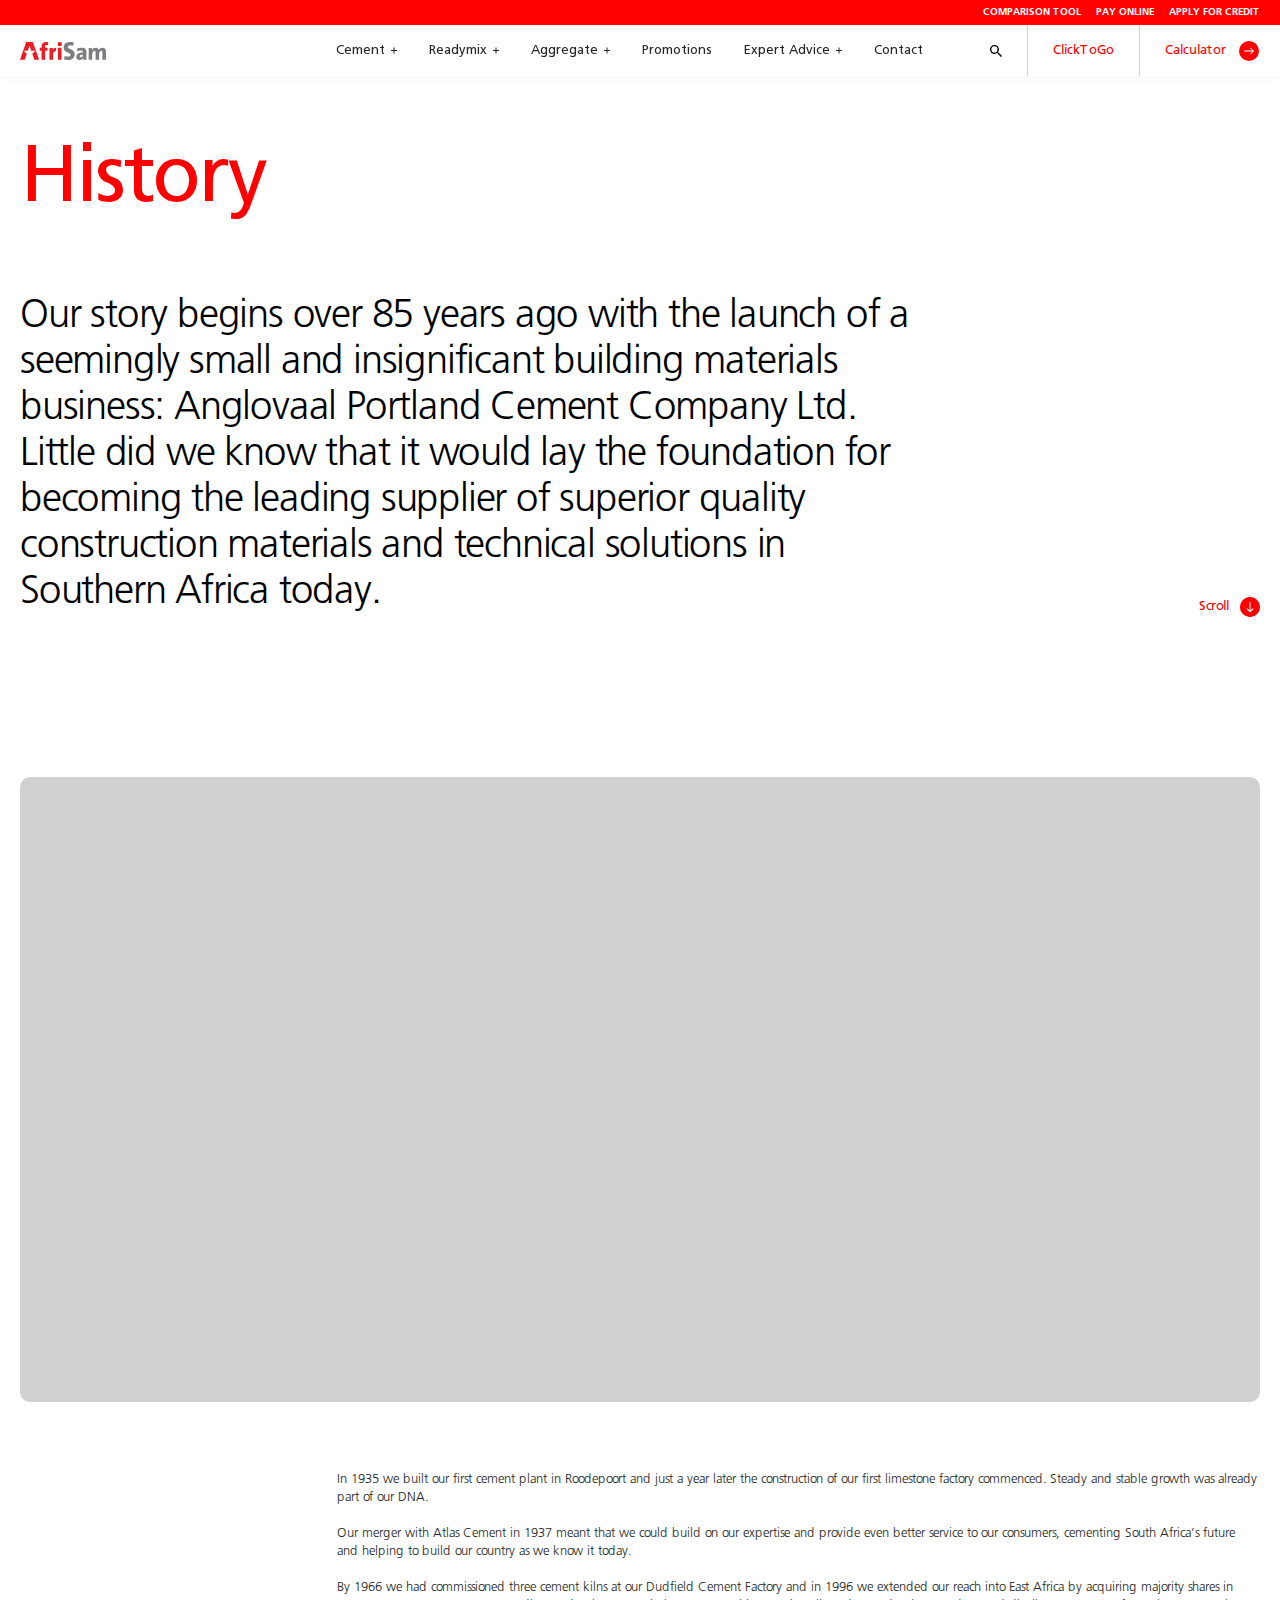
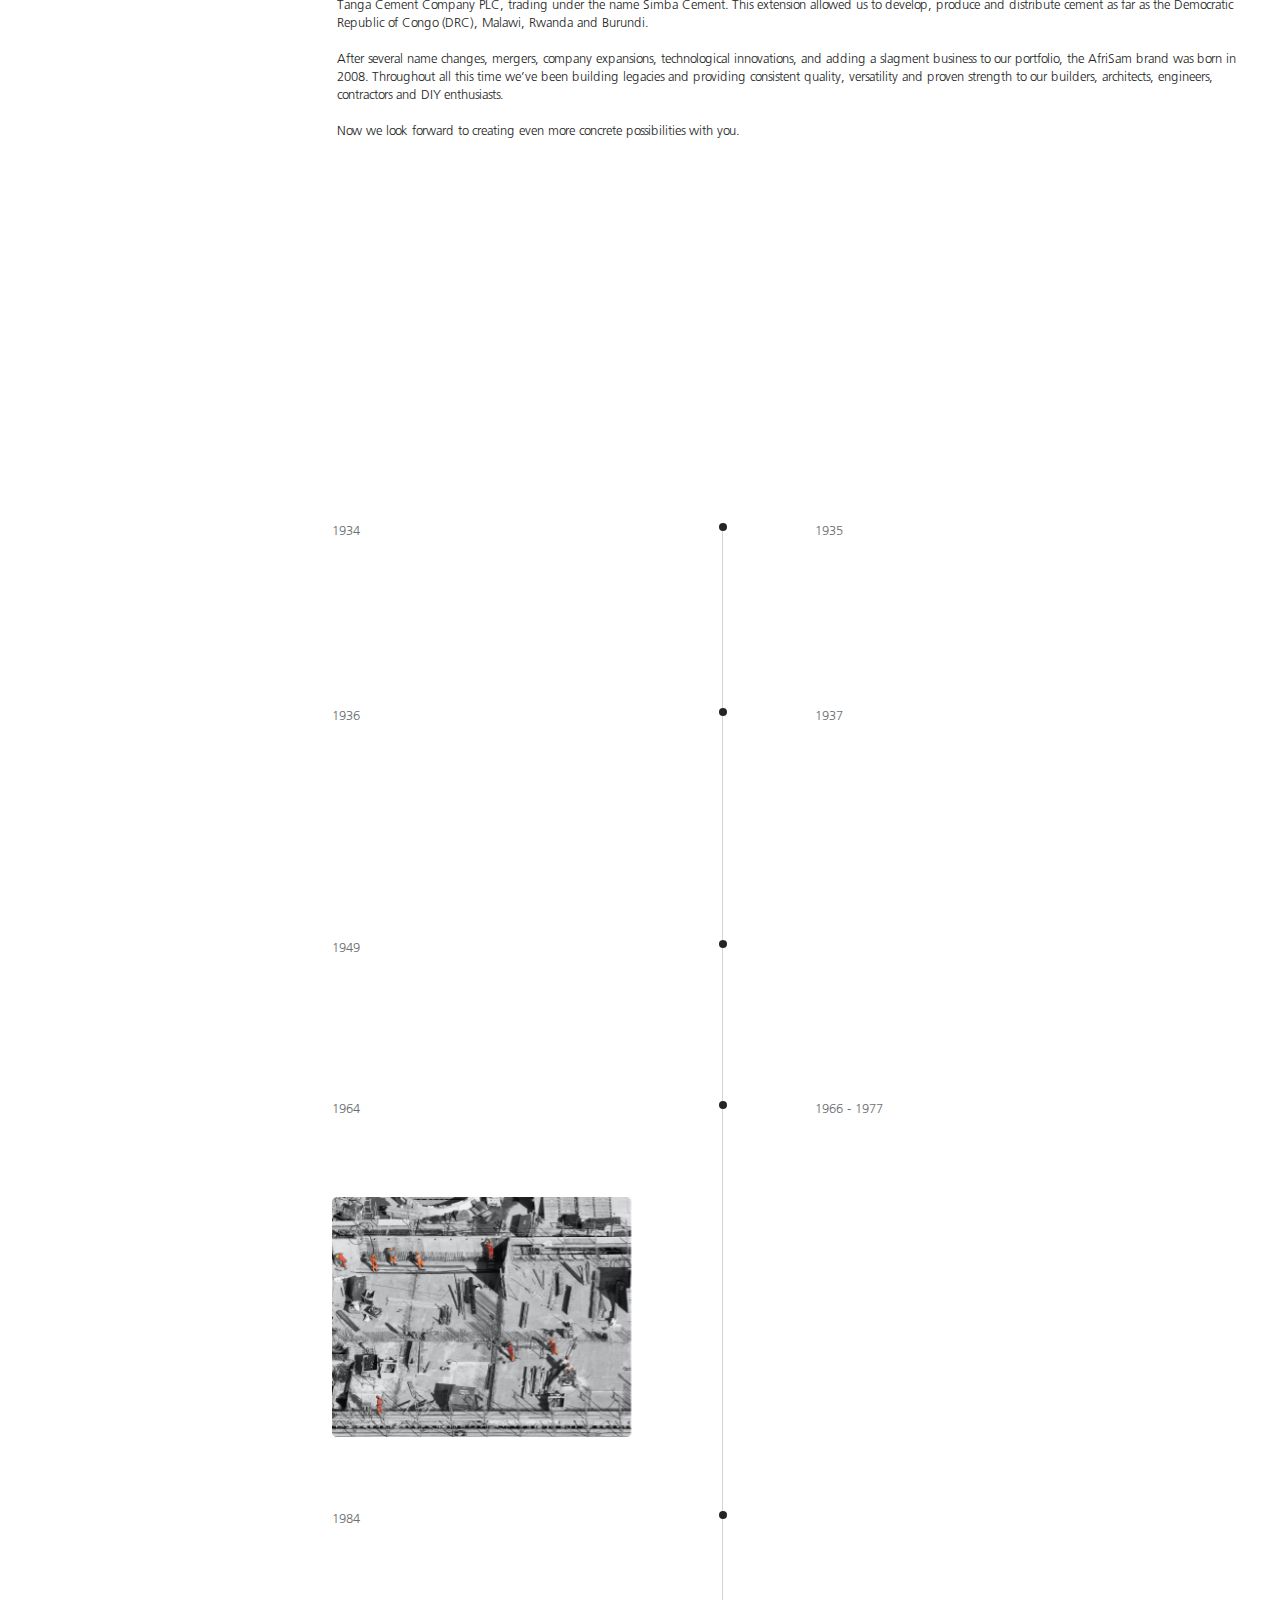
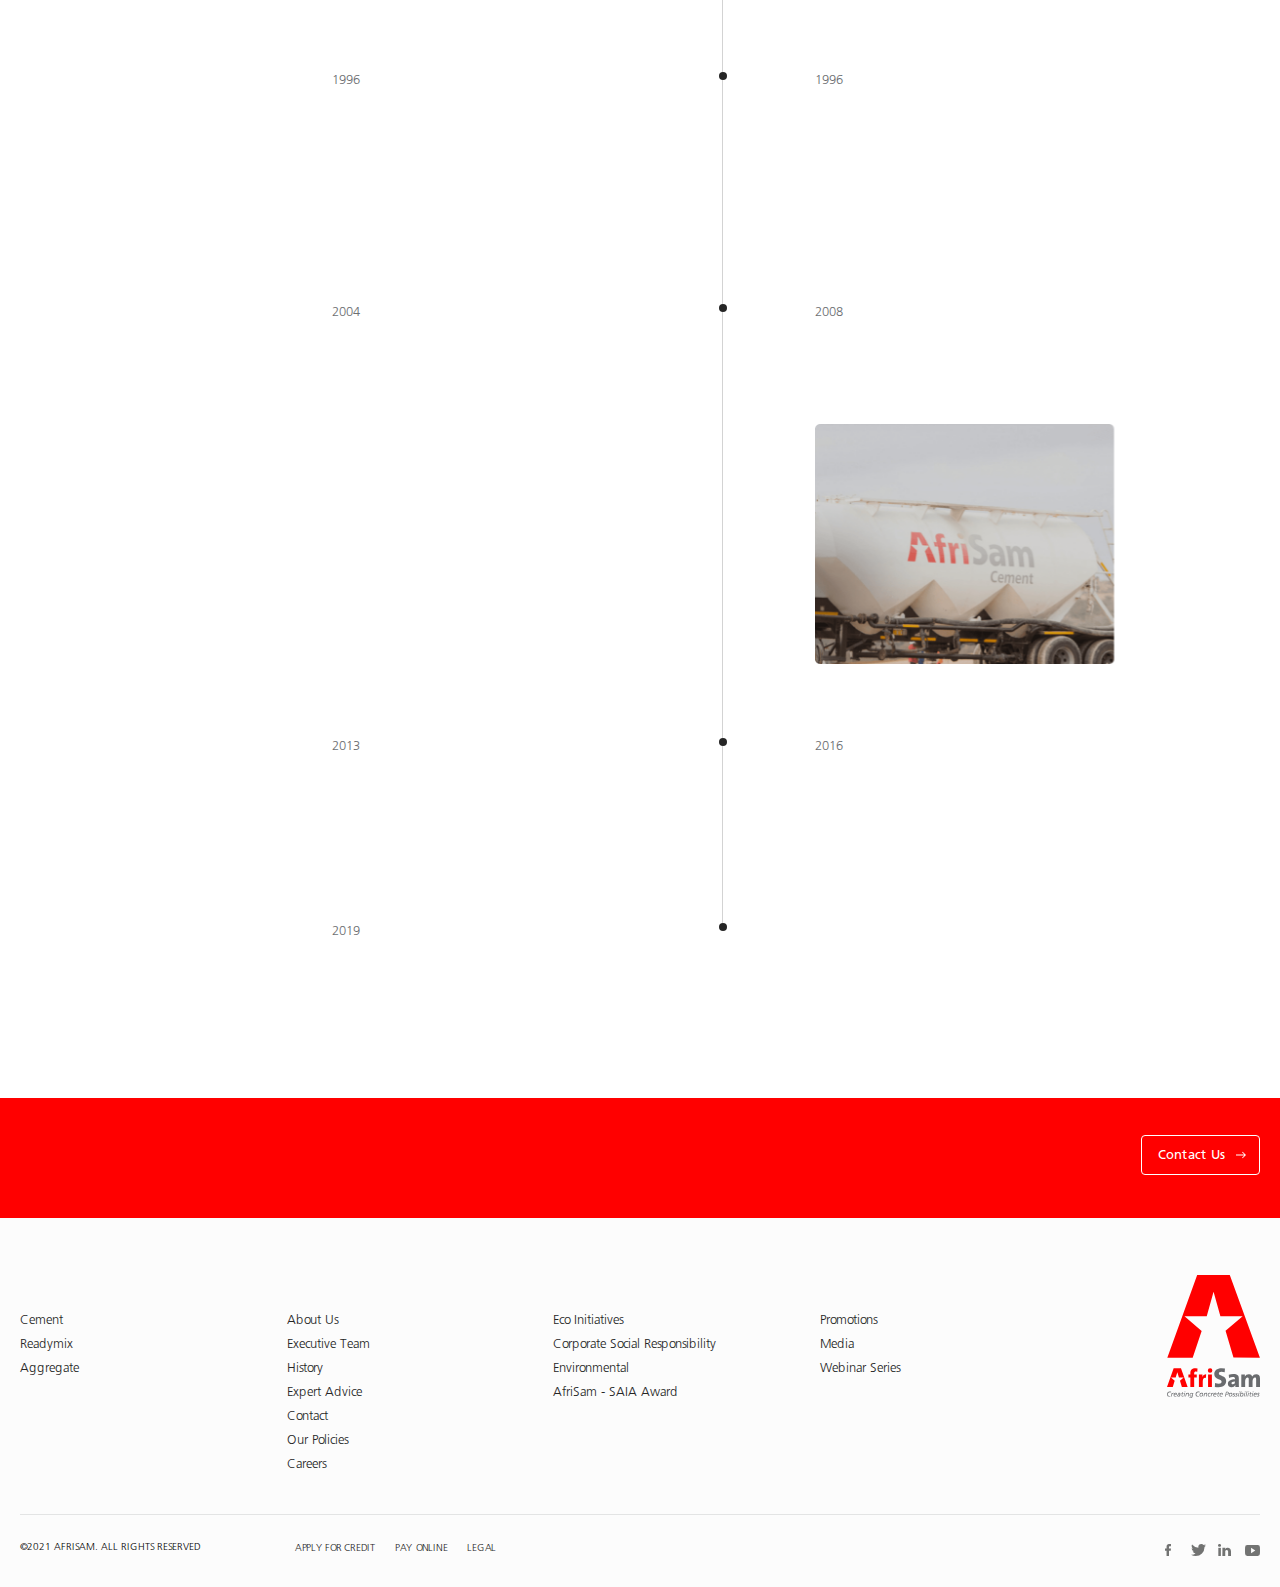
<file: history.html>
<!DOCTYPE html>
<html lang="en" id="js-scroll">

<head>
    <meta charset="utf-8">
    <meta name="viewport" content="width=device-width, minimum-scale=1.0, maximum-scale=1.0, initial-scale=1.0, user-scalable=no">
    <meta name="format-detection" content="telephone=no">
    <title>AfriSam | History </title>

    <link rel="icon" href="favicon/favicon.png" type="image/png" sizes="32x32">
    <link type="text/css" rel="stylesheet" href="css/slick-theme.min.css">
    <link type="text/css" rel="stylesheet" href="css/slick.min.css">
    <link type="text/css" rel="stylesheet" href="css/glider.min.css">
    <link type="text/css" rel="stylesheet" href="css/style.css">
</head>

<body>
    <main class="main-wrap">
        <!-- Beginning header section -->
        <header class="main-header-section">
            <div class="header-subnav red-bg">
                <div class="common-wrap clear">

                    <ul>
                        <li><a href="#">Comparison Tool</a></li>
                        <li><a href="#">Pay Online</a></li>
                        <li><a href="#">Apply for Credit</a></li>
                    </ul>
                </div>
            </div>
            <div class="main-header">
                <div class="common-wrap clear ">
                    <div class="header-inner">
                        <div class="logo-wrap">
                            <div class="main-logo">
                                <a href="index.html" class="logo"><img src="svgs/main-logo.svg" alt=""></a>
                            </div>
                            <div class="search-trigger">
                                <figure>
                                    <img src="svgs/ic-search.svg" alt="">
                                    <img src="svgs/ic_search.svg" alt="">
                                </figure>
                            </div>
                            <div class="phone-nav" id="phone-nav">
                                <div></div>
                            </div>
                        </div>
                        <div class="nav-wrap ">
                            <div class="nav-wrap-inner">

                                <nav class="main-nav">
                                    <ul>
                                        <li><a href="cement.html">Cement</a>

                                            <div class="sub-menu">
                                                <div class="sub-menu-innar flex-box">
                                                    <div class="common-wrap clear  flex-box">
                                                        <div class="sub-menu-content">
                                                            <h3>Cement</h3>
                                                            <ul>
                                                                <li><a href="cement.html">Complete Range <em>(10)</em></a>
                                                                    
                                                                </li>
                                                                <li><a href="cement.html">Cement <em>(6)</em></a>
                                                                    <div class="sub-sub-nav">
                                                                        <ul>
                                                                            <li><a href="product.html">All Purpose Cement</a></li>
                                                                            <li><a href="product.html">High Strength Cement</a></li>
                                                                            <li><a href="product.html">Rapid Hard Cement</a></li>
                                                                            <li><a href="product.html">Slagment</a></li>
                                                                            <li><a href="product.html">Starbuild</a></li>
                                                                            <li><a href="product.html">Roadstab Cement</a></li>
                                                                        </ul>
                                                                    </div>
                                                                </li>
                                                                <li><a href="cement.html">Premix <em>(4)</em></a>
                                                                    <div class="sub-sub-nav">
                                                                        <ul>
                                                                            <li><a href="product.html">Concrete Premix</a></li>
                                                                            <li><a href="product.html">Building Premix</a></li>
                                                                            <li><a href="product.html">Plaster Premix</a></li>
                                                                            <li><a href="product.html">Screed Premix</a></li>
                                                                        </ul>
                                                                    </div>
                                                                </li>
                                                                <li><a href="cement.html">Processes & FAQs <em>(3)</em>
                                                                    <div class="sub-sub-nav">
                                                                        <ul>
                                                                            <li><a href="product.html">Cement FAQ</a></li>
                                                                            <li><a href="product.html">C-Tech</a></li>
                                                                            <li><a href="product.html">Cement Manufacturing Process</a></li>
                                                                        </ul>
                                                                    </div>
                                                                    </a></li>
                                                            </ul>
                                                        </div>
                                                        <div class="sub-menu-thumb">
                                                            <figure>
                                                                <img src="img/submenu/nav-dropdown_img@2x.png" srcset="img/submenu/nav-dropdown_img.png 640w, img/submenu/nav-dropdown_img@2x.png 1025w, img/submenu/nav-dropdown_img@3x.png 1600w" sources="(min-width:1920px)640w, 1025w, 1600w, 100vw" alt="Hero">
                                                            </figure>
                                                        </div>
                                                    </div>
                                                </div>
                                            </div>
                                        </li>
                                        <li><a href="readymix.html">Readymix</a>
                                            <div class="sub-menu">
                                                <div class="sub-menu-innar flex-box">
                                                    <div class="common-wrap clear  flex-box">
                                                        <div class="sub-menu-content">
                                                            <h3>Readymix</h3>
                                                            <ul>
                                                                <li><a href="readymix.html">Complete Range <em>(11)</em></a>
                                                                    
                                                                </li>
                                                                <li><a href="readymix.html">General Purpose <em>(1)</em></a>
                                                                    <div class="sub-sub-nav">
                                                                        <ul>
                                                                            <li><a href="readymix-product.html">Starmix</a></li>
                                                                        </ul>
                                                                    </div>
                                                                </li>
                                                                <li><a href="readymix.html">Structural Mixes <em>(5)</em></a>
                                                                    <div class="sub-sub-nav">
                                                                        <ul>
                                                                            <li><a href="readymix-product.html">Foundation Mix</a></li>
                                                                            <li><a href="readymix-product.html">Suspended Slab Mix</a></li>
                                                                            <li><a href="readymix-product.html">Surface Bed Mix</a></li>
                                                                            <li><a href="readymix-product.html">Column Mix</a></li>
                                                                            <li><a href="readymix-product.html">Post-tension Mix</a></li>
                                                                            <li><a href="readymix-product.html">Retainer Mix</a></li>
                                                                        </ul>
                                                                    </div>
                                                                </li>
                                                                <li><a href="readymix.html">Specialised Mixes <em>(5)</em>
                                                                    <div class="sub-sub-nav">
                                                                        <ul>
                                                                            <li><a href="readymix-product.html">Flowcrete</a></li>
                                                                            <li><a href="readymix-product.html">Poolmix</a></li>
                                                                            <li><a href="readymix-product.html">Trenchcrete</a></li>
                                                                            <li><a href="readymix-product.html">Hydrafil</a></li>
                                                                        </ul>
                                                                    </div>
                                                                    </a></li>
                                                                <li><a href="readymix.html">Processes & FAQs <em>(5)</em>
                                                                    <div class="sub-sub-nav">
                                                                        <ul>
                                                                            <li><a href="readymix-product.html">Readymix FAQ</a></li>
                                                                            <li><a href="readymix-product.html">Eco Readymix</a></li>
                                                                            <li><a href="readymix-product.html">Customised Mixes</a></li>
                                                                        </ul>
                                                                    </div>
                                                                    </a></li>
                                                            </ul>
                                                        </div>
                                                        <div class="sub-menu-thumb">
                                                            <figure>
                                                                <img src="img/submenu/nav-dropdown_img@2x.png" srcset="img/submenu/nav-dropdown_img.png 640w, img/submenu/nav-dropdown_img@2x.png 1025w, img/submenu/nav-dropdown_img@3x.png 1600w" sources="(min-width:1920px)640w, 1025w, 1600w, 100vw" alt="Hero">
                                                            </figure>
                                                        </div>
                                                    </div>
                                                </div>
                                            </div>
                                        </li>
                                        <li><a href="aggregate.html">Aggregate</a>
                                            <div class="sub-menu">
                                                <div class="sub-menu-innar flex-box">
                                                    <div class="common-wrap clear  flex-box">
                                                        <div class="sub-menu-content">
                                                            <h3>Aggregate</h3>
                                                            <ul>
                                                                <li><a href="aggregate.html">Complete Range <em>(4)</em></a></li>
                                                                <li><a href="aggregate.html">Road Stone</a></li>
                                                                <li><a href="aggregate.html">Concrete Aggregate</a></li>
                                                                <li><a href="aggregate.html">Road Layer Works</a></li>
                                                                <li><a href="aggregate.html">Speciality Aggregate</a></li>
                                                                <li><a href="aggregate.html">Aggregate FAQs</a></li>
                                                            </ul>
                                                        </div>
                                                        <div class="sub-menu-thumb">
                                                            <figure>
                                                                <img src="img/submenu/nav-dropdown_img@2x.png" srcset="img/submenu/nav-dropdown_img.png 640w, img/submenu/nav-dropdown_img@2x.png 1025w, img/submenu/nav-dropdown_img@3x.png 1600w" sources="(min-width:1920px)640w, 1025w, 1600w, 100vw" alt="Hero">
                                                            </figure>
                                                        </div>
                                                    </div>
                                                </div>
                                            </div>
                                        </li>
                                        <li><a href="#">Promotions</a></li>
                                        <li><a href="expert-advice.html">Expert Advice</a>
                                            <div class="sub-menu">
                                                <div class="sub-menu-innar flex-box">
                                                    <div class="common-wrap clear flex-box">
                                                        <div class="sub-menu-content">
                                                            <h3>Expert advice</h3>
                                                            <ul>
                                                                <li><a href="expert-advice.html">How To Guides <em>(10)</em></a>
                                                                    
                                                                </li>
                                                                <li><a href="expert-advice.html">Design & Build Trends <em>(6)</em></a>
                                                                    
                                                                </li>
                                                                <li><a href="expert-advice.html">Inspiration Pieces <em>(4)</em></a>
                                                                    
                                                                </li>
                                                                <li><a href="ethought-leadership.html">Thought Leadership <em>(3)</em>
                                                                    
                                                                    </a></li>
                                                            </ul>
                                                        </div>
                                                        <div class="sub-menu-thumb">
                                                            <figure>
                                                                <img src="img/submenu/nav-dropdown_img@2x.png" srcset="img/submenu/nav-dropdown_img.png 640w, img/submenu/nav-dropdown_img@2x.png 1025w, img/submenu/nav-dropdown_img@3x.png 1600w" sources="(min-width:1920px)640w, 1025w, 1600w, 100vw" alt="Hero">
                                                            </figure>
                                                        </div>
                                                    </div>
                                                </div>
                                            </div>
                                        </li>
                                        <li><a href="#">Contact</a></li>
                                    </ul>
                                    <div class="subnav-apply-credit">
                                        <ul>
                                            <li><a href="#">Comparison Tool</a></li>
                                            <li><a href="#">Pay Online</a></li>
                                            <li><a href="#">Apply for Credit</a></li>
                                        </ul>
                                    </div>
                                </nav>
                                <nav class="sidenav-nav">
                                    <ul>
                                        <li class="search-icon"><a href="#">
                                            <img src="svgs/ic-search.svg" alt="">
                                            <img src="svgs/ic_search.svg" alt="">
                                            </a></li>
                                        <li><a href="#">ClickToGo</a></li>
                                        <li><a href="calculator.html">Calculator
                                            <div class="circle-btn">
                                                <figure class="cta-rect-circle">
                                                    <img src="svgs/ic-plain-white-right-arrow.svg" alt="">
                                                </figure>
                                                <figure class="cta-rect-circle-animate">
                                                    <img src="svgs/ic-plain-white-right-arrow.svg" alt="">
                                                </figure>
                                            </div>
                                            </a>
                                        </li>
                                    </ul>
                                </nav>
                            </div>

                        </div>
                    </div>

                </div>
            </div>
        </header>
        <!-- //End header section -->

        <!-- Beginning main content section -->
        <section class="main-content-wrap history">

            <!--History section beginning-->
            <section class="history-wrap">
                <div class="common-wrap clear">
                    <div class="history-inner">
                        <div class="history-content">
                            <h1 class="anim-el in-view">History</h1>
                            <div class="intro_paragraph">
                                <p class="anim-el in-view">Our story begins over 85 years ago with the launch of a seemingly small and insignificant building materials business: Anglovaal Portland Cement Company Ltd. Little did we know that it would lay the foundation for becoming the leading supplier of superior quality construction materials and technical solutions in Southern Africa today. </p>
                            </div>
                            <div class="scroll-bottom-btn">
                                <a href="#scroll-section" class="btn btn-download details-btn">
                                    <span>Scroll</span>
                                    <div class="download-btn">
                                        <figure class="cta-rect-download">
                                            <img src="svgs/ic-red-arrow-down.svg" alt="">
                                        </figure>
                                        <figure class="cta-rect-download-animate">
                                            <img src="svgs/ic-red-arrow-down.svg" alt="">
                                        </figure>
                                    </div>
                                </a>
                            </div>
                        </div>
                        <div class="history-thumb">
                            <figure>
                                <img src="img/history/image-break_img@2x.png" srcset="img/history/image-break_img.png 640w, img/history/image-break_img@2x.png 1025w, img/history/image-break_img@3x.png 1600w" sources="(min-width:1920px)640w, 1025w, 1600w, 100vw" alt="">
                            </figure>
                        </div>
                    </div>
                </div>
            </section>
            <!--History section end-->

            <!--Story section beginning-->
            <section class="story-wrap" id="scroll-section">
                <div class="common-wrap">
                    <div class="story-inner">
                        <div class="story-heading">
                            <h3>Our Story</h3>
                        </div>
                        <div class="story-paragraph">
                            <p>In 1935 we built our first cement plant in Roodepoort and just a year later the construction of our first limestone factory commenced. Steady and stable growth was already part of our DNA.</p>

                            <p>Our merger with Atlas Cement in 1937 meant that we could build on our expertise and provide even better service to our consumers, cementing South Africa’s future and helping to build our country as we know it today.</p>

                            <p>By 1966 we had commissioned three cement kilns at our Dudfield Cement Factory and in 1996 we extended our reach into East Africa by acquiring majority shares in Tanga Cement Company PLC, trading under the name Simba Cement. This extension allowed us to develop, produce and distribute cement as far as the Democratic Republic of Congo (DRC), Malawi, Rwanda and Burundi.</p>

                            <p>After several name changes, mergers, company expansions, technological innovations, and adding a slagment business to our portfolio, the AfriSam brand was born in 2008. Throughout all this time we’ve been building legacies and providing consistent quality, versatility and proven strength to our builders, architects, engineers, contractors and DIY enthusiasts.</p>

                            <p>Now we look forward to creating even more concrete possibilities with you.</p>
                        </div>
                    </div>
                </div>
            </section>
            <!--Story section end-->

            <!--Ctegory card section beginning-->
            <section class="category-card-wrap history-scroll-text">
                <div class="common-wrap clear">
                    <div class="large-scroll-text-wrap">
                        <div class="large-scroll-text" speed=100>
                            <div class='scrolling-text'>
                                <h2 class="scrolling-text-content" id="scrollingText"><em> Our Timeline </em><em> - Our Timeline </em><em> - Our Timeline</em><em> Our Timeline </em><em> - Our Timeline </em><em> - Our Timeline</em><em> Our Timeline </em><em> - Our Timeline </em><em> - Our Timeline</em><em> - Our Timeline </em><em> - Our Timeline </em><em> - Our Timeline</em></h2>
                            </div>
                        </div>
                    </div>
                </div>
            </section>
            <!--Ctegory card section end-->


            <!--Timeline section beginning-->
            <section class="timeline-wrap">
                <div class="common-wrap clear">
                    <div class="timeline-inner">
                        <div class="timeline-item-wrap">
                            <div class="timeline-item">
                                <div class="century">
                                    <h2>1930’s</h2>
                                </div>
                                <div class="headline-wrap">
                                    <div class="headline ellipse">
                                        <div class="date">
                                            <span>1934</span>
                                        </div>
                                        <h4>Anglovaal Portland cement Company Ltd, founded and listed on the JSE</h4>
                                    </div>
                                    <div class="headline">
                                        <div class="date">
                                            <span>1935</span>
                                        </div>
                                        <h4>First cement plant in Roodeport commissioned in November.</h4>
                                    </div>
                                    <div class="headline ellipse">
                                        <div class="date">
                                            <span>1936</span>
                                        </div>
                                        <h4>Union Lime Company (Ulco) established</h4>
                                        <h4>Construction of first limestone factory commenced </h4>
                                    </div>
                                    <div class="headline">
                                        <div class="date">
                                            <span>1937</span>
                                        </div>
                                        <h4>Merger with Atlas Cement to<br> form a new company called Anglo Alpha Cement Company Ltd.</h4>
                                    </div>
                                </div>
                            </div>
                            <div class="timeline-item">
                                <div class="century">
                                    <h2>1940’s</h2>
                                </div>
                                <div class="headline-wrap">
                                    <div class="headline ellipse">
                                        <div class="date">
                                            <span>1949</span>
                                        </div>
                                        <h4>Ulco cement factory commences production</h4>
                                    </div>
                                </div>
                            </div>
                            <div class="timeline-item">
                                <div class="century">
                                    <h2>1960’s</h2>
                                </div>
                                <div class="headline-wrap">
                                    <div class="headline ellipse">
                                        <div class="date">
                                            <span>1964</span>
                                        </div>
                                        <h4>The Eswatini operations commenced</h4>
                                        <div class="expert-advice-card-img desk">
                                            <figure>
                                                <img src="img/history/expert-advice_card_img@2x.png" alt="">
                                            </figure>
                                        </div>
                                    </div>
                                    <div class="headline desk">
                                        <div class="date">
                                            <span>1966 - 1977</span>
                                        </div>
                                        <h4>Cement kilns 1,2 and 3 commissioned at Dudfield Cement Factory</h4>
                                    </div>
                                    <div class="headline mobi">
                                        <div class="date">
                                            <span>1966 - 1977</span>
                                        </div>
                                        <h4>Cement kilns 1,2 and 3 commissioned at Dudfield Cement Factory</h4>
                                        <div class="expert-advice-card-img mobi">
                                            <figure>
                                                <img src="img/history/expert-advice_card_img@2x.png" alt="">
                                            </figure>
                                        </div>
                                    </div>
                                </div>
                            </div>
                            <div class="timeline-item">
                                <div class="century">
                                    <h2>1980’s</h2>
                                </div>
                                <div class="headline-wrap">
                                    <div class="headline ellipse">
                                        <div class="date">
                                            <span>1984</span>
                                        </div>
                                        <h4>Kiln 5 commissioned at Ulco Cement Factory</h4>
                                    </div>
                                </div>
                            </div>
                            <div class="timeline-item">
                                <div class="century">
                                    <h2>1990’s</h2>
                                </div>
                                <div class="headline-wrap">
                                    <div class="headline ellipse">
                                        <div class="date">
                                            <span>1996</span>
                                        </div>
                                        <h4>Merger of Anglo-Alpha, Hippo Quarries and Pioneer Concrete</h4>
                                        <h4>Company name changed to Alpha Ltd</h4>
                                    </div>
                                    <div class="headline">
                                        <div class="date">
                                            <span>1996</span>
                                        </div>
                                        <h4>Company obtains a shareholding in Tanga Cement Company in Tanzania</h4>
                                    </div>
                                </div>
                            </div>
                            <div class="timeline-item">
                                <div class="century">
                                    <h2>2000’s</h2>
                                </div>
                                <div class="headline-wrap">
                                    <div class="headline ellipse">
                                        <div class="date">
                                            <span>2004</span>
                                        </div>
                                        <h4>Slagment business acquired, company name changed to<br> Holcim (South Africa) (Pty) Ltd.</h4>
                                    </div>
                                    <div class="headline">
                                        <div class="date">
                                            <span>2008</span>
                                        </div>
                                        <h4>The birth of the AfriSam brand following a historic BEE transaction</h4>
                                        <div class="expert-advice-card-img">
                                            <figure>
                                                <img src="img/history/expert-advice_card_img-1@2x.png" alt="">
                                            </figure>
                                        </div>
                                    </div>
                                </div>
                            </div>
                            <div class="timeline-item">
                                <div class="century">
                                    <h2>2010’s</h2>
                                </div>
                                <div class="headline-wrap">
                                    <div class="headline ellipse">
                                        <div class="date">
                                            <span>2013</span>
                                        </div>
                                        <h4>Construction of a second kiln line at Tanga Cement Company commences</h4>
                                    </div>
                                    <div class="headline">
                                        <div class="date">
                                            <span>2016</span>
                                        </div>
                                        <h4>New blending and packaging plant commissioned in Lesotho</h4>
                                    </div>
                                    <div class="headline no-line">
                                        <div class="date">
                                            <span>2019</span>
                                        </div>
                                        <h4>Celebrating 85 years</h4>
                                    </div>
                                </div>
                            </div>
                        </div>
                    </div>
                </div>
            </section>
            <!--Timeline section end-->


            <!--Contact bar section beginning-->
            <section class="contact-bar-wrap red-bg">
                <div class="common-wrap clear">
                    <div class="contact-bar-inner flex-box flex-vertical-align">
                        <h3 class="anim-el in-view">We would like to hear from you.</h3>
                        <div class="view-all-btn">
                            <a href="product.html" class="btn transparent-white-bg btn-arrow">
                                <span>Contact Us</span>
                                <figure class="cta-rect-arrow-right__arrow">
                                    <img src="svgs/ic-plain-white-right-arrow.svg" alt="">
                                </figure>
                                <figure class="cta-rect-arrow-right__arrow-hover">
                                    <img src="svgs/ic-plain-white-right-arrow.svg" alt="">
                                </figure>
                            </a>
                        </div>
                    </div>
                </div>
            </section>
            <!--Contact bar section end-->

        </section>
        <!-- //End main content section -->

        <!-- Beginning footer section -->
        <footer class="main-footer-section">
            <div class="common-wrap clear ">
                <div class="footer-inner flex-box">
                    <div class="footer-logo order-2">
                        <a href="#">
                            <img src="svgs/footer-logo.svg" alt="">
                        </a>
                    </div>
                    <div class="footer-widget-wrap flex border-animation">
                        <div class="footer-widget">
                            <h5>Products</h5>
                            <ul>
                                <li>
                                    <a href="cement.html">Cement</a>
                                </li>
                                <li>
                                    <a href="readymix.html">Readymix</a>
                                </li>
                                <li>
                                    <a href="aggregate.html">Aggregate</a>
                                </li>
                            </ul>
                        </div>
                        <div class="footer-widget">
                            <h5>Company</h5>
                            <ul>
                                <li>
                                    <a href="about-confirmed.html">About Us</a>
                                </li>
                                <li>
                                    <a href="about-confirmed.html">Executive Team</a>
                                </li>
                                <li>
                                    <a href="history.html">History</a>
                                </li>
                                <li>
                                    <a href="expert-advice.html">Expert Advice</a>
                                </li>
                                <li>
                                    <a href="#">Contact</a>
                                </li>
                                <li>
                                    <a href="#">Our Policies</a>
                                </li>
                                <li>
                                    <a href="#">Careers</a>
                                </li>
                            </ul>
                        </div>
                        <div class="footer-widget">
                            <h5>Sustainability </h5>
                            <ul>
                                <li>
                                    <a href="#">Eco Initiatives</a>
                                </li>
                                <li>
                                    <a href="#">Corporate Social Responsibility</a>
                                </li>
                                <li>
                                    <a href="#">Environmental</a>
                                </li>
                                <li>
                                    <a href="#">AfriSam - SAIA Award</a>
                                </li>
                            </ul>
                        </div>
                        <div class="footer-widget">
                            <h5>Media </h5>
                            <ul>
                                <li>
                                    <a href="#">Promotions</a>
                                </li>
                                <li>
                                    <a href="#">Media</a>
                                </li>
                                <li>
                                    <a href="#">Webinar Series</a>
                                </li>
                            </ul>
                        </div>
                        <div class="footer-widget mobi">
                            <ul>
                                <li>
                                    <a href="#">Apply for Credit</a>
                                </li>
                                <li>
                                    <a href="#">Pay Online</a>
                                </li>
                                <li>
                                    <a href="#">Legal</a>
                                </li>
                            </ul>
                        </div>
                    </div>
                </div>
            </div>
            <div class="footer-bottom">
                <div class="common-wrap clear">
                    <div class="footer-bottom-inner flex-box">
                        <div class="footer-bottom-left flex-box border-animation">
                            <div class="footer-copyright">
                                <p>©2021 AfriSam. All rights reserved</p>

                            </div>
                            <div class="footer-extra-link">
                                <ul>
                                    <li> <a href="#">Apply for Credit</a> </li>
                                    <li> <a href="#">Pay Online</a> </li>
                                    <li> <a href="#">Legal</a> </li>
                                </ul>
                            </div>
                        </div>
                        <div class="footer-social">
                            <ul>
                                <li>
                                    <a href="#">
                                        <img class="default" src="svgs/social-facebook.svg" alt="">
                                        <img class="hoverd" src="svgs/Facebook.svg" alt="">
                                    </a>
                                </li>
                                <li>
                                    <a href="#">
                                        <img class="default" src="svgs/social-twitter.svg" alt="">
                                        <img class="hoverd" src="svgs/Twitter.svg" alt="">
                                    </a>
                                </li>
                                <li>
                                    <a href="#">
                                        <img class="default" src="svgs/social-linkedin.svg" alt="">
                                        <img class="hoverd" src="svgs/LinkedIn.svg" alt="">
                                    </a>
                                </li>
                                <li>
                                    <a href="#">
                                        <img class="default" src="svgs/social-youtube.svg" alt="">
                                        <img class="hoverd" src="svgs/Youtube.svg" alt="">
                                    </a>
                                </li>
                            </ul>
                        </div>
                    </div>
                </div>
            </div>
        </footer>
        <!-- //End main footer section -->
    </main>


    <script type="text/javascript" src="js/jquery-3.5.1.min.js"></script>
    <script type="text/javascript" src="js/slick.min.js"></script>
    <script type="text/javascript" src="js/headroom.js"></script>
    <script type="text/javascript" src="js/glider.min.js"></script>
    <script type="text/javascript" src="js/common-scripts.js" defer></script>
</body>

</html>
</file>
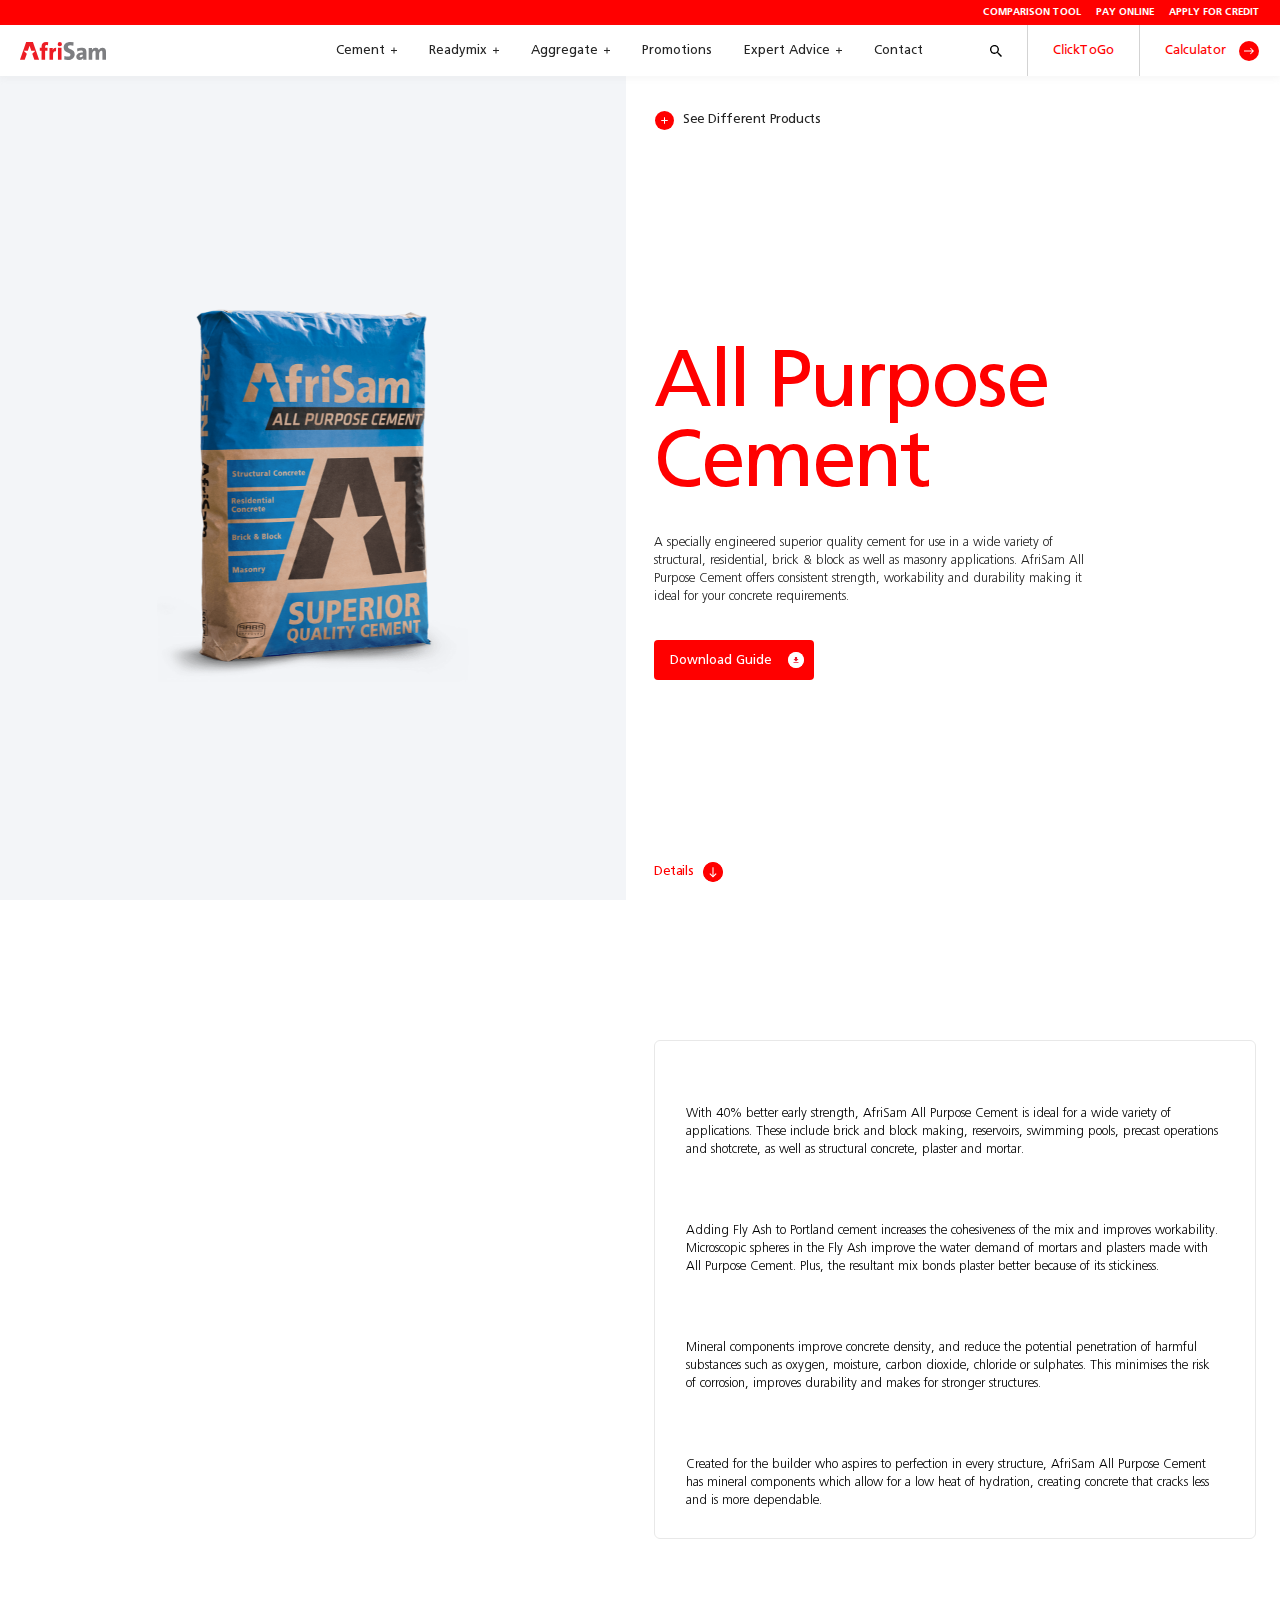
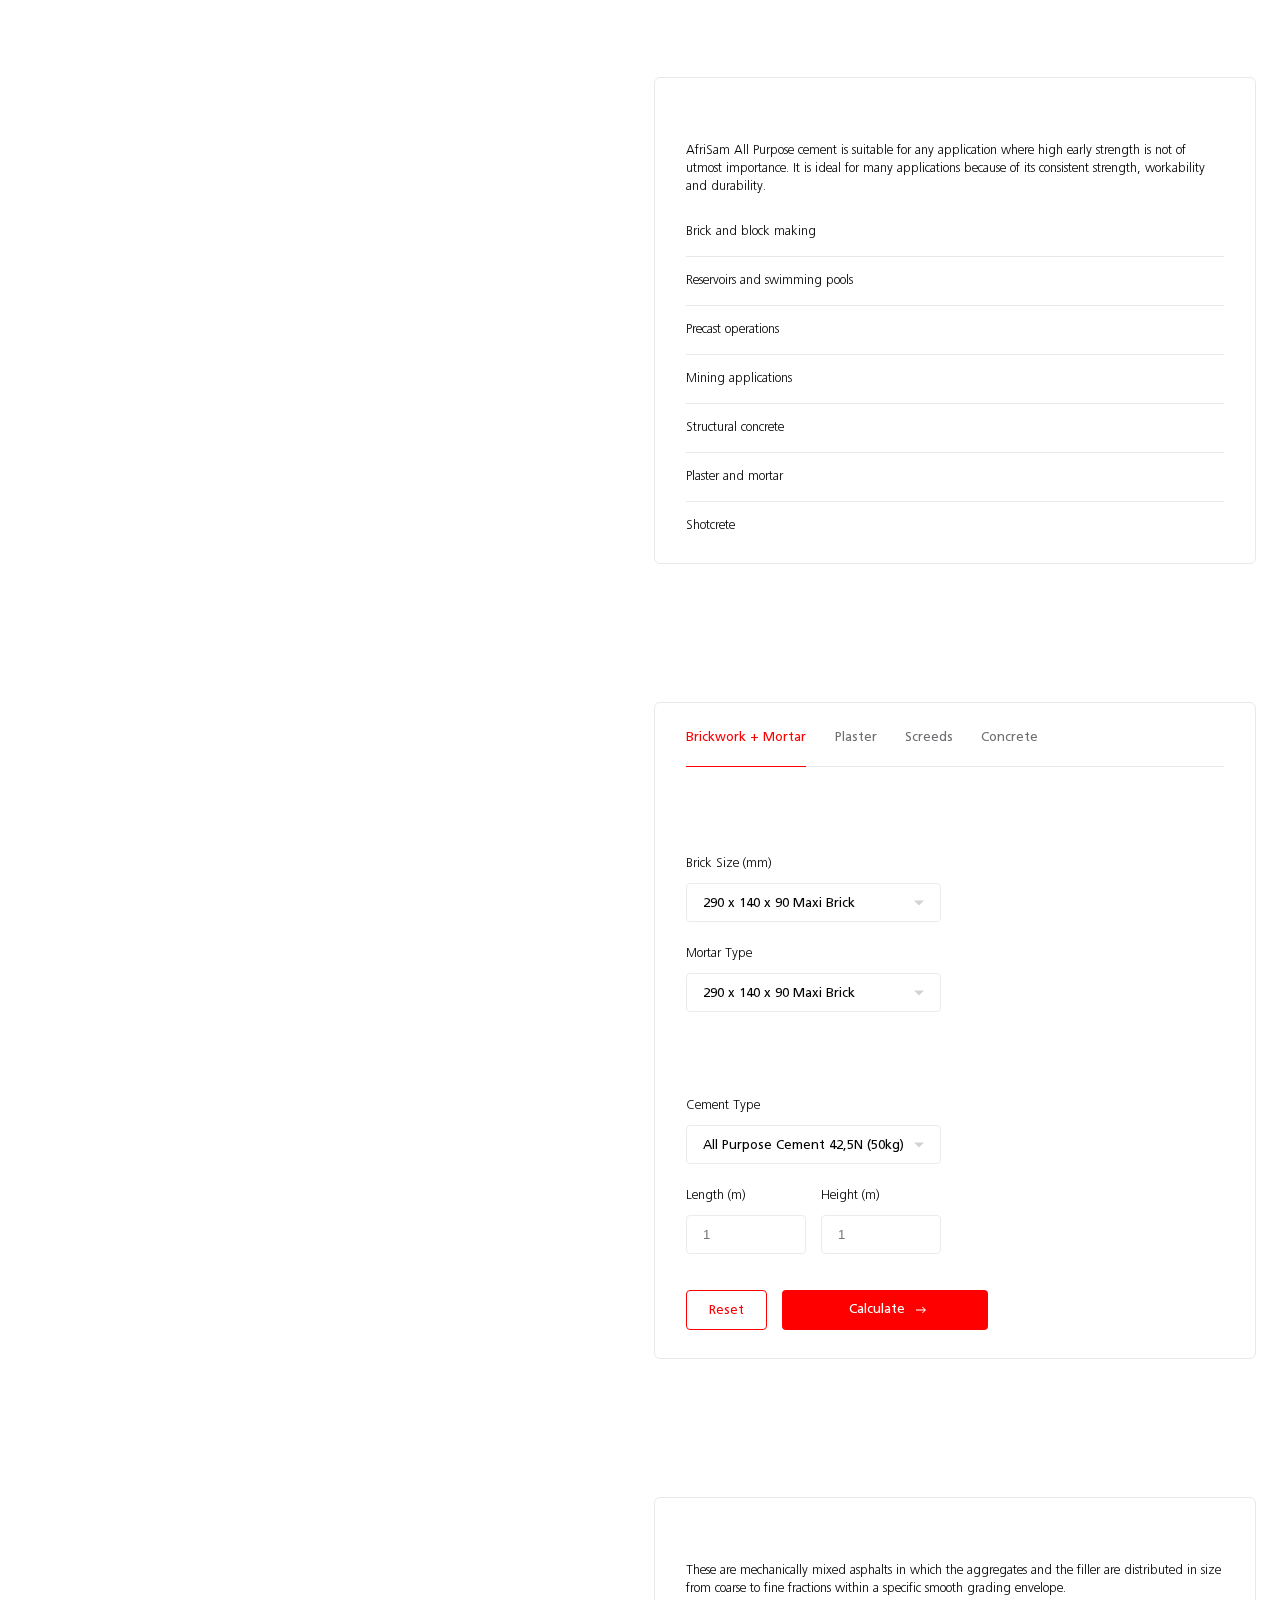
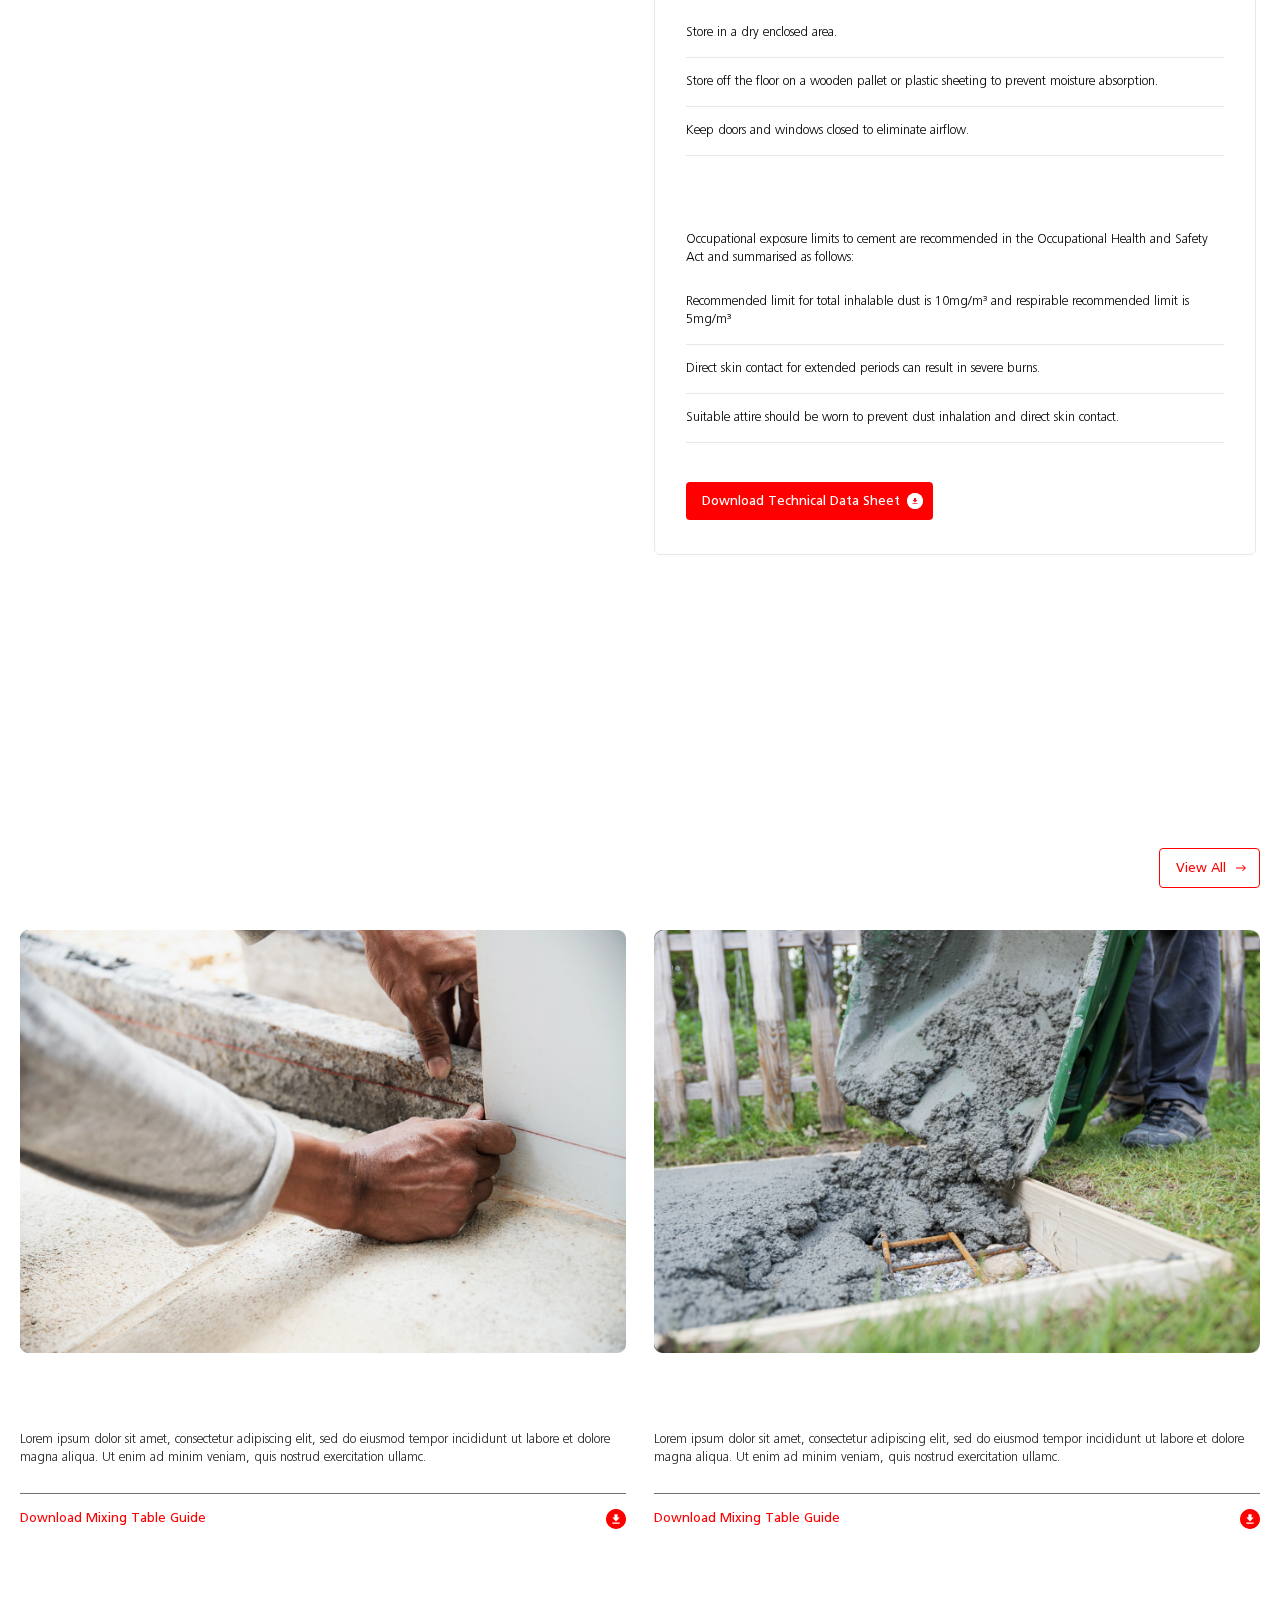
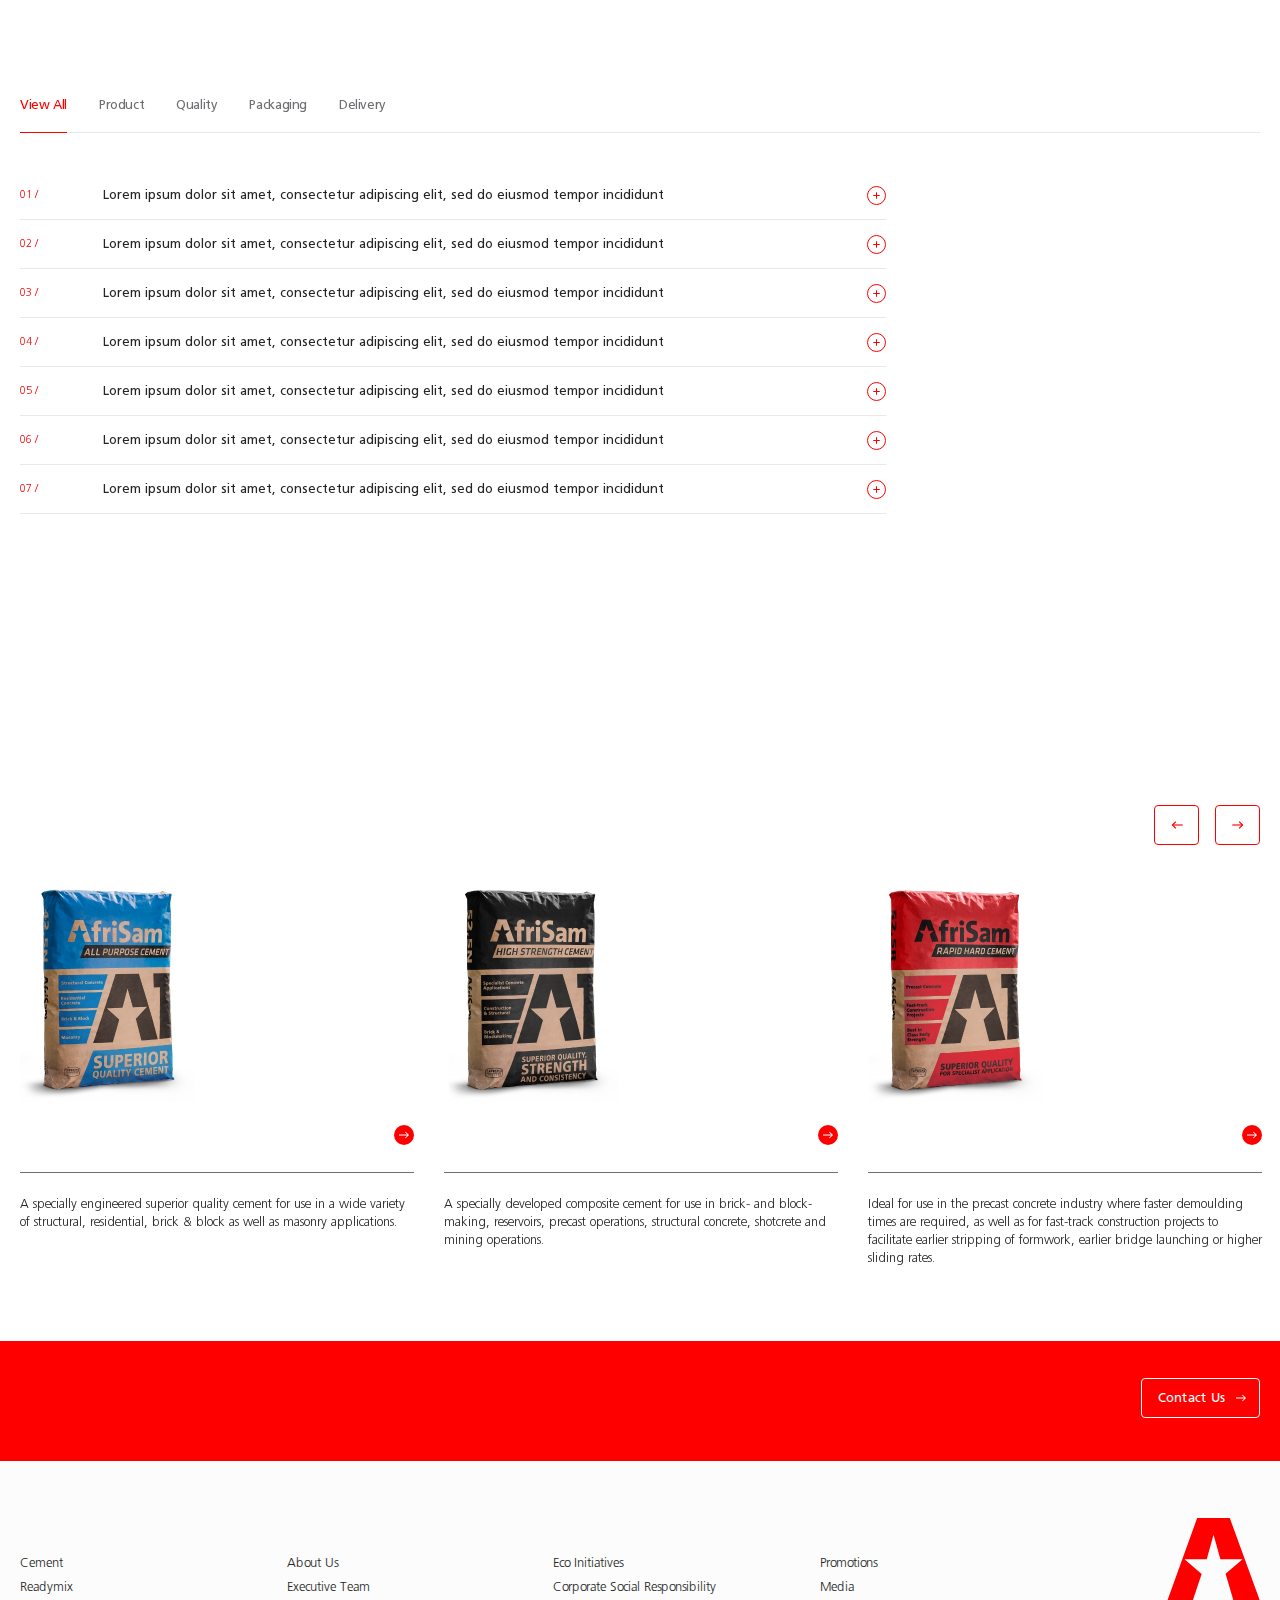
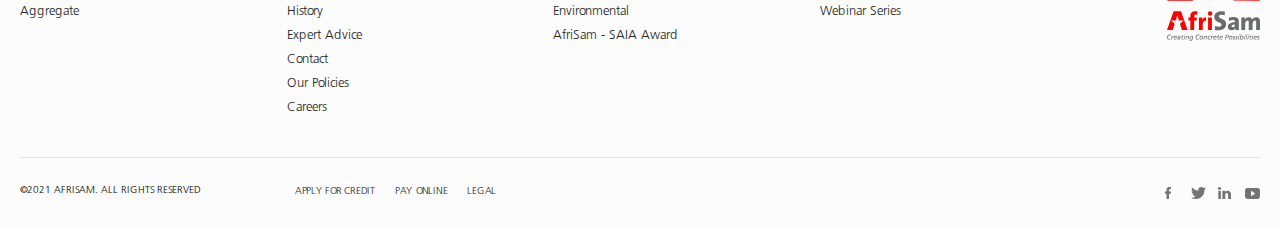
<file: product.html>
<!DOCTYPE html>
<html lang="en" id="js-scroll">

<head>
    <meta charset="utf-8">
    <meta name="viewport" content="width=device-width, minimum-scale=1.0, maximum-scale=1.0, initial-scale=1.0, user-scalable=no">
    <meta name="format-detection" content="telephone=no">
    <title>AfriSam | Product </title>
    
    <link rel="icon" href="favicon/favicon.png" type="image/png" sizes="32x32">
    <link type="text/css" rel="stylesheet" href="css/slick-theme.min.css">
    <link type="text/css" rel="stylesheet" href="css/slick.min.css">
    <link type="text/css" rel="stylesheet" href="css/glider.min.css">
    <link type="text/css" rel="stylesheet" href="css/style.css">
</head>

<body>
    <main class="main-wrap">
        <!-- Beginning header section -->
        <header class="main-header-section">
            <div class="header-subnav red-bg">
                <div class="common-wrap clear">

                    <ul>
                        <li><a href="#">Comparison Tool</a></li>
                        <li><a href="#">Pay Online</a></li>
                        <li><a href="#">Apply for Credit</a></li>
                    </ul>
                </div>
            </div>
            <div class="main-header">
                <div class="common-wrap clear ">
                    <div class="header-inner">
                        <div class="logo-wrap">
                            <div class="main-logo">
                                <a href="index.html" class="logo"><img src="svgs/main-logo.svg" alt=""></a>
                            </div>
                            <div class="search-trigger">
                                <figure>
                                    <img src="svgs/ic-search.svg" alt="">
                                    <img src="svgs/ic_search.svg" alt="">
                                </figure>
                            </div>
                            <div class="phone-nav" id="phone-nav">
                                <div></div>
                            </div>
                        </div>
                        <div class="nav-wrap ">
                            <div class="nav-wrap-inner">

                                <nav class="main-nav">
                                    <ul>
                                        <li><a href="cement.html">Cement</a>

                                            <div class="sub-menu">
                                                <div class="sub-menu-innar flex-box">
                                                    <div class="common-wrap clear  flex-box">
                                                        <div class="sub-menu-content">
                                                            <h3>Cement</h3>
                                                            <ul>
                                                                <li><a href="cement.html">Complete Range <em>(10)</em></a>
                                                                    
                                                                </li>
                                                                <li><a href="cement.html">Cement <em>(6)</em></a>
                                                                    <div class="sub-sub-nav">
                                                                        <ul>
                                                                            <li><a href="product.html">All Purpose Cement</a></li>
                                                                            <li><a href="product.html">High Strength Cement</a></li>
                                                                            <li><a href="product.html">Rapid Hard Cement</a></li>
                                                                            <li><a href="product.html">Slagment</a></li>
                                                                            <li><a href="product.html">Starbuild</a></li>
                                                                            <li><a href="product.html">Roadstab Cement</a></li>
                                                                        </ul>
                                                                    </div>
                                                                </li>
                                                                <li><a href="cement.html">Premix <em>(4)</em></a>
                                                                    <div class="sub-sub-nav">
                                                                        <ul>
                                                                            <li><a href="product.html">Concrete Premix</a></li>
                                                                            <li><a href="product.html">Building Premix</a></li>
                                                                            <li><a href="product.html">Plaster Premix</a></li>
                                                                            <li><a href="product.html">Screed Premix</a></li>
                                                                        </ul>
                                                                    </div>
                                                                </li>
                                                                <li><a href="cement.html">Processes & FAQs <em>(3)</em>
                                                                    <div class="sub-sub-nav">
                                                                        <ul>
                                                                            <li><a href="product.html">Cement FAQ</a></li>
                                                                            <li><a href="product.html">C-Tech</a></li>
                                                                            <li><a href="product.html">Cement Manufacturing Process</a></li>
                                                                        </ul>
                                                                    </div>
                                                                    </a></li>
                                                            </ul>
                                                        </div>
                                                        <div class="sub-menu-thumb">
                                                            <figure>
                                                                <img src="img/submenu/nav-dropdown_img@2x.png" srcset="img/submenu/nav-dropdown_img.png 640w, img/submenu/nav-dropdown_img@2x.png 1025w, img/submenu/nav-dropdown_img@3x.png 1600w" sources="(min-width:1920px)640w, 1025w, 1600w, 100vw" alt="Hero">
                                                            </figure>
                                                        </div>
                                                    </div>
                                                </div>
                                            </div>
                                        </li>
                                        <li><a href="readymix.html">Readymix</a>
                                            <div class="sub-menu">
                                                <div class="sub-menu-innar flex-box">
                                                    <div class="common-wrap clear  flex-box">
                                                        <div class="sub-menu-content">
                                                            <h3>Readymix</h3>
                                                            <ul>
                                                                <li><a href="readymix.html">Complete Range <em>(11)</em></a>
                                                                    
                                                                </li>
                                                                <li><a href="readymix.html">General Purpose <em>(1)</em></a>
                                                                    <div class="sub-sub-nav">
                                                                        <ul>
                                                                            <li><a href="readymix-product.html">Starmix</a></li>
                                                                        </ul>
                                                                    </div>
                                                                </li>
                                                                <li><a href="readymix.html">Structural Mixes <em>(5)</em></a>
                                                                    <div class="sub-sub-nav">
                                                                        <ul>
                                                                            <li><a href="readymix-product.html">Foundation Mix</a></li>
                                                                            <li><a href="readymix-product.html">Suspended Slab Mix</a></li>
                                                                            <li><a href="readymix-product.html">Surface Bed Mix</a></li>
                                                                            <li><a href="readymix-product.html">Column Mix</a></li>
                                                                            <li><a href="readymix-product.html">Post-tension Mix</a></li>
                                                                            <li><a href="readymix-product.html">Retainer Mix</a></li>
                                                                        </ul>
                                                                    </div>
                                                                </li>
                                                                <li><a href="readymix.html">Specialised Mixes <em>(5)</em>
                                                                    <div class="sub-sub-nav">
                                                                        <ul>
                                                                            <li><a href="readymix-product.html">Flowcrete</a></li>
                                                                            <li><a href="readymix-product.html">Poolmix</a></li>
                                                                            <li><a href="readymix-product.html">Trenchcrete</a></li>
                                                                            <li><a href="readymix-product.html">Hydrafil</a></li>
                                                                        </ul>
                                                                    </div>
                                                                    </a></li>
                                                                <li><a href="readymix.html">Processes & FAQs <em>(5)</em>
                                                                    <div class="sub-sub-nav">
                                                                        <ul>
                                                                            <li><a href="readymix-product.html">Readymix FAQ</a></li>
                                                                            <li><a href="readymix-product.html">Eco Readymix</a></li>
                                                                            <li><a href="readymix-product.html">Customised Mixes</a></li>
                                                                        </ul>
                                                                    </div>
                                                                    </a></li>
                                                            </ul>
                                                        </div>
                                                        <div class="sub-menu-thumb">
                                                            <figure>
                                                                <img src="img/submenu/nav-dropdown_img@2x.png" srcset="img/submenu/nav-dropdown_img.png 640w, img/submenu/nav-dropdown_img@2x.png 1025w, img/submenu/nav-dropdown_img@3x.png 1600w" sources="(min-width:1920px)640w, 1025w, 1600w, 100vw" alt="Hero">
                                                            </figure>
                                                        </div>
                                                    </div>
                                                </div>
                                            </div>
                                        </li>
                                        <li><a href="aggregate.html">Aggregate</a>
                                            <div class="sub-menu">
                                                <div class="sub-menu-innar flex-box">
                                                    <div class="common-wrap clear  flex-box">
                                                        <div class="sub-menu-content">
                                                            <h3>Aggregate</h3>
                                                            <ul>
                                                                <li><a href="aggregate.html">Complete Range <em>(4)</em></a></li>
                                                                <li><a href="aggregate.html">Road Stone</a></li>
                                                                <li><a href="aggregate.html">Concrete Aggregate</a></li>
                                                                <li><a href="aggregate.html">Road Layer Works</a></li>
                                                                <li><a href="aggregate.html">Speciality Aggregate</a></li>
                                                                <li><a href="aggregate.html">Aggregate FAQs</a></li>
                                                            </ul>
                                                        </div>
                                                        <div class="sub-menu-thumb">
                                                            <figure>
                                                                <img src="img/submenu/nav-dropdown_img@2x.png" srcset="img/submenu/nav-dropdown_img.png 640w, img/submenu/nav-dropdown_img@2x.png 1025w, img/submenu/nav-dropdown_img@3x.png 1600w" sources="(min-width:1920px)640w, 1025w, 1600w, 100vw" alt="Hero">
                                                            </figure>
                                                        </div>
                                                    </div>
                                                </div>
                                            </div>
                                        </li>
                                        <li><a href="#">Promotions</a></li>
                                        <li><a href="expert-advice.html">Expert Advice</a>
                                            <div class="sub-menu">
                                                <div class="sub-menu-innar flex-box">
                                                    <div class="common-wrap clear flex-box">
                                                        <div class="sub-menu-content">
                                                            <h3>Expert advice</h3>
                                                            <ul>
                                                                <li><a href="expert-advice.html">How To Guides <em>(10)</em></a>
                                                                    
                                                                </li>
                                                                <li><a href="expert-advice.html">Design & Build Trends <em>(6)</em></a>
                                                                    
                                                                </li>
                                                                <li><a href="expert-advice.html">Inspiration Pieces <em>(4)</em></a>
                                                                    
                                                                </li>
                                                                <li><a href="ethought-leadership.html">Thought Leadership <em>(3)</em>
                                                                    
                                                                    </a></li>
                                                            </ul>
                                                        </div>
                                                        <div class="sub-menu-thumb">
                                                            <figure>
                                                                <img src="img/submenu/nav-dropdown_img@2x.png" srcset="img/submenu/nav-dropdown_img.png 640w, img/submenu/nav-dropdown_img@2x.png 1025w, img/submenu/nav-dropdown_img@3x.png 1600w" sources="(min-width:1920px)640w, 1025w, 1600w, 100vw" alt="Hero">
                                                            </figure>
                                                        </div>
                                                    </div>
                                                </div>
                                            </div>
                                        </li>
                                        <li><a href="#">Contact</a></li>
                                    </ul>
                                    <div class="subnav-apply-credit">
                                        <ul>
                                            <li><a href="#">Comparison Tool</a></li>
                                            <li><a href="#">Pay Online</a></li>
                                            <li><a href="#">Apply for Credit</a></li>
                                        </ul>
                                    </div>
                                </nav>
                                <nav class="sidenav-nav">
                                    <ul>
                                        <li class="search-icon"><a href="#">
                                            <img src="svgs/ic-search.svg" alt="">
                                            <img src="svgs/ic_search.svg" alt="">
                                            </a></li>
                                        <li><a href="#">ClickToGo</a></li>
                                        <li><a href="calculator.html">Calculator
                                            <div class="circle-btn">
                                                <figure class="cta-rect-circle">
                                                    <img src="svgs/ic-plain-white-right-arrow.svg" alt="">
                                                </figure>
                                                <figure class="cta-rect-circle-animate">
                                                    <img src="svgs/ic-plain-white-right-arrow.svg" alt="">
                                                </figure>
                                            </div>
                                            </a>
                                        </li>
                                    </ul>
                                </nav>
                            </div>

                        </div>
                    </div>

                </div>
            </div>
        </header>
        <!-- //End header section -->

        <!-- Beginning main content section -->
        <section class="main-content-wrap">
            <section class="scroll-nav-wrap">
                <div class="common-wrap clear">
                    <div class="scroll-nav-inner flex-box flex-vertical-align">
                        <div class="scroll-nav-slide-trigger">
                            <a href="#">All Purpose Cement</a>
                        </div>
                        <div class="scroll-nav-link">
                            <ul>
                                <li><a href="#scroll-1">Overview</a></li>
                                <li><a href="#scroll-2">Benefits</a></li>
                                <li><a href="#scroll-3">Applications</a></li>
                                <li><a href="#scroll-4">Calculator</a></li>
                                <li><a href="#scroll-5">Information</a></li>
                                <li><a href="#scroll-6">How-To Guides</a></li>
                            </ul>
                        </div>
                        <div class="circle-btn-hover scroll-nav-cta-bg flex flex-right-align">
                            <a href="calculator.html" class="btn red-bg btn-arrow">
                                Calculator

                                <div class="circle-btn">
                                    <figure class="cta-rect-circle">
                                        <img src="svgs/ic-plain-red-right-arrow.svg" alt="">
                                    </figure>
                                    <figure class="cta-rect-circle-animate">
                                        <img src="svgs/ic-plain-red-right-arrow.svg" alt="">
                                    </figure>
                                </div>

                            </a>
                        </div>
                    </div>
                </div>
            </section>
            
            <section class="product-content-wrap">
                <div class="single-product-wrap section-scroll" id="scroll-1">
                    <div class="common-wrap clear">
                        <div class="single-product-inner flex flex-top-align">
                            <aside class="product-sidebar position-sticky flex flex-horizontal-align flex-vertical-align fixed-height">
                                <figure>
                                    <img src="img/product/product-img@2x.png" srcset="img/product/product-img.png 640w, img/product/product-img@2x.png 1025w, img/product/product-img@3x.png 1600w" sources="(min-width:1920px)640w, 1025w, 1600w, 100vw" alt="Hero">
                                </figure>
                            </aside>
                            <div class="single-product-right">
                                <div class="see-different-products">
                                    <a href="#">See Different Products</a>
                                </div>
                                <div class="single-product-intro">
                                    <h1>All Purpose Cement</h1>
                                    <p>A specially engineered superior quality cement for use in a wide variety of structural, residential, brick &amp; block as well as masonry applications. AfriSam All Purpose Cement offers consistent strength, workability and durability making it ideal for your concrete requirements.</p>
                                    <div class="download-guide-btn">
                                        <a href="#" class="btn red-bg btn-download ">
                                            <span>Download Guide</span>
                                            <div class="download-btn">
                                                <figure class="cta-rect-download">
                                                    <img src="svgs/ic-white-download.svg" alt="">
                                                </figure>
                                                <figure class="cta-rect-download-animate">
                                                    <img src="svgs/ic-white-download.svg" alt="">
                                                </figure>
                                            </div>
                                        </a>
                                    </div>
                                </div>
                                <div class="scroll-bottom-btn">
                                    <a href="#scroll-section" class="btn btn-download details-btn">
                                        <span>Details</span>
                                        <div class="download-btn">
                                            <figure class="cta-rect-download">
                                                <img src="svgs/ic-red-arrow-down.svg" alt="">
                                            </figure>
                                            <figure class="cta-rect-download-animate">
                                                <img src="svgs/ic-red-arrow-down.svg" alt="">
                                            </figure>
                                        </div>
                                    </a>
                                </div>
                                <div class="single-product-item-wrap flex" id="scroll-section">
                                    <div class="single-product-item section-scroll" id="scroll-2">
                                        <div class="single-product-title">
                                            <h3>Features and Benefits</h3>
                                        </div>
                                        <div class="single-product-item-content flex">
                                            <div class="single-product-content">
                                                <h4>Versatility:</h4>
                                                <p>With 40% better early strength, AfriSam All Purpose Cement is ideal for a wide variety of applications. These include brick and block making, reservoirs, swimming pools, precast operations and shotcrete, as well as structural concrete, plaster and mortar.</p>
                                            </div>
                                            <div class="single-product-content">
                                                <h4>Better cohesiveness:</h4>
                                                <p>Adding Fly Ash to Portland cement increases the cohesiveness of the mix and improves workability. Microscopic spheres in the Fly Ash improve the water demand of mortars and plasters made with All Purpose Cement. Plus, the resultant mix bonds plaster better because of its stickiness.</p>
                                            </div>
                                            <div class="single-product-content">
                                                <h4>Reduced permeability:</h4>
                                                <p>Mineral components improve concrete density, and reduce the potential penetration of harmful substances such as oxygen, moisture, carbon dioxide, chloride or sulphates. This minimises the risk of corrosion, improves durability and makes for stronger structures.</p>
                                            </div>
                                            <div class="single-product-content">
                                                <h4>Mass concrete structures: </h4>
                                                <p>Created for the builder who aspires to perfection in every structure, AfriSam All Purpose Cement has mineral components which allow for a low heat of hydration, creating concrete that cracks less and is more dependable.</p>
                                            </div>
                                        </div>

                                    </div>
                                    <div class="single-product-item applications section-scroll" id="scroll-3">
                                        <div class="single-product-title mb-26">
                                            <h3>Applications</h3>
                                        </div>
                                        <div class="single-product-item-content flex">
                                            <div class="single-product-content">
                                                <h4>Suitable for all applications</h4>
                                                <p>AfriSam All Purpose cement is suitable for any application where high early strength is not of utmost importance. It is ideal for many applications because of its consistent strength, workability and durability.</p>
                                            </div>
                                            <div class="single-product-content">
                                                <ul>
                                                    <li>Brick and block making</li>
                                                    <li>Reservoirs and swimming pools</li>
                                                    <li>Precast operations</li>
                                                    <li>Mining applications</li>
                                                    <li>Structural concrete</li>
                                                    <li>Plaster and mortar</li>
                                                    <li>Shotcrete</li>
                                                </ul>
                                            </div>
                                        </div>

                                    </div>
                                    <div class="single-product-item calculator section-scroll" id="scroll-4">
                                        <div class="single-product-title mb-26">
                                            <h3>Calculator</h3>
                                        </div>
                                        <div class="single-product-item-content flex">
                                            <div class="calculator-tab-wrap">
                                                <div class="calculator-tab-trigger">
                                                    <em>Brickwork + Mortar</em>
                                                    <ul>
                                                        <li><a href="#calculator-1">Brickwork + Mortar</a></li>
                                                        <li><a href="#calculator-2">Plaster</a></li>
                                                        <li><a href="#calculator-3">Screeds</a></li>
                                                        <li><a href="#calculator-4">Concrete</a></li>
                                                    </ul>
                                                </div>
                                                <div class="calculator-tab-content-wrap">
                                                    <div class="calculator-tab-content" id="calculator-1">
                                                        <div class="calculator-tab-row-wrap flex">
                                                            <div class="calculator-tab-row flex">
                                                                <h4>Details</h4>
                                                                <div class="calculator-tab-row-item">
                                                                    <label>Brick Size (mm)</label>
                                                                    <div class="calculator-tab-select-dropdown">
                                                                        <em>290 x 140 x 90 Maxi Brick</em>
                                                                        <ul>
                                                                            <li>Select item 1</li>
                                                                            <li>Select item 2</li>
                                                                            <li>Select item 3</li>
                                                                            <li>Select item 4</li>
                                                                        </ul>
                                                                    </div>
                                                                </div>
                                                                <div class="calculator-tab-row-item">
                                                                    <label>Mortar Type</label>
                                                                    <div class="calculator-tab-select-dropdown">
                                                                        <em>290 x 140 x 90 Maxi Brick</em>
                                                                        <ul>
                                                                            <li>Select item 1</li>
                                                                            <li>Select item 2</li>
                                                                            <li>Select item 3</li>
                                                                            <li>Select item 4</li>
                                                                        </ul>
                                                                    </div>
                                                                </div>
                                                            </div>
                                                            <div class="calculator-tab-row flex">
                                                                <h4>Wall Dimensions (single row brick wall)</h4>
                                                                <div class="calculator-tab-row-item">
                                                                    <label>Cement Type</label>
                                                                    <div class="calculator-tab-select-dropdown">
                                                                        <em>All Purpose Cement 42,5N (50kg)</em>
                                                                        <ul>
                                                                            <li>Select item 1</li>
                                                                            <li>Select item 2</li>
                                                                            <li>Select item 3</li>
                                                                            <li>Select item 4</li>
                                                                        </ul>
                                                                    </div>
                                                                </div>
                                                                <div class="calculator-tab-row-item flex-box">
                                                                    <div class="calculator-tab-input">
                                                                        <label>Length (m)</label>
                                                                        <input type="text" placeholder="1">
                                                                    </div>
                                                                    <div class="calculator-tab-input">
                                                                        <label>Height (m)</label>
                                                                        <input type="text" placeholder="1">
                                                                    </div>
                                                                </div>
                                                            </div>
                                                            <div class="calculator-tab-row flex">
                                                                <div class="calculator-btn-group readymix-btn flex-box">
                                                                    <a href="#" class="btn transparent-red-bg back-btn reset">
                                                                        <span>Reset</span>
                                                                    </a>
                                                                    <a href="#" class="btn red-bg btn-arrow calculator-btn">
                                                                        <span>Calculate</span>
                                                                        <figure class="cta-rect-arrow-right__arrow">
                                                                            <img src="svgs/ic-plain-white-right-arrow.svg" alt="">
                                                                        </figure>
                                                                        <figure class="cta-rect-arrow-right__arrow-hover">
                                                                            <img src="svgs/ic-plain-white-right-arrow.svg" alt="">
                                                                        </figure>
                                                                    </a>
                                                                </div>
                                                            </div>
                                                        </div>
                                                        <div class="calculator-tab-row-wrap flex calculator-result-row">
                                                            <div class="calculator-tab-row flex">
                                                                <h4>Calculation Results</h4>
                                                                <div class="calculator-result-wrap">
                                                                    <label>Number of Masonary Units (bricks / blocks)</label>
                                                                    <div class="results-item flex-box flex-vertical-align">
                                                                        <div class="results-item-number"> 113 </div>
                                                                        <div class="results-item-unit"> Each </div>
                                                                    </div>
                                                                </div>
                                                                <div class="calculator-result-wrap">
                                                                    <label>All Purpose Cement 42,5N (50kg)</label>
                                                                    <div class="results-item flex-box flex-vertical-align">
                                                                        <div class="results-item-number">0.55</div>
                                                                        <div class="results-item-unit">Bags</div>
                                                                    </div>
                                                                </div>
                                                                <div class="calculator-result-wrap">
                                                                    <label>Building Sand (pitsand)</label>
                                                                    <div class="results-item flex-box flex-vertical-align">
                                                                        <div class="results-item-number">0.08</div>
                                                                        <div class="results-item-unit">m<sup>3</sup></div>
                                                                    </div>
                                                                </div>
                                                                <div class="calculator-result-wrap">
                                                                    <div class="calculator-btn-group flex-box no-margin">
                                                                        <a href="#" class="btn transparent-red-bg back-btn reset">
                                                                            <span>Back</span>
                                                                        </a>
                                                                        <a href="#" class="btn red-bg btn-download ">
                                                                            <span>Download PDF</span>
                                                                            <div class="download-btn">
                                                                                <figure class="cta-rect-download">
                                                                                    <img src="svgs/ic-white-download.svg" alt="">
                                                                                </figure>
                                                                                <figure class="cta-rect-download-animate">
                                                                                    <img src="svgs/ic-white-download.svg" alt="">
                                                                                </figure>
                                                                            </div>
                                                                        </a>
                                                                        
                                                                    </div>
                                                                </div>
                                                            </div>
                                                        </div>
                                                    </div>
                                                    <div class="calculator-tab-content" id="calculator-2">
                                                        <div class="calculator-tab-row-wrap flex">
                                                            <div class="calculator-tab-row flex">
                                                                <h4>Details</h4>
                                                                <div class="calculator-tab-row-item">
                                                                    <label>Brick Size (mm)</label>
                                                                    <div class="calculator-tab-select-dropdown">
                                                                        <em>290 x 140 x 90 Maxi Brick</em>
                                                                        <ul>
                                                                            <li>Select item 1</li>
                                                                            <li>Select item 2</li>
                                                                            <li>Select item 3</li>
                                                                            <li>Select item 4</li>
                                                                        </ul>
                                                                    </div>
                                                                </div>
                                                                <div class="calculator-tab-row-item">
                                                                    <label>Mortar Type</label>
                                                                    <div class="calculator-tab-select-dropdown">
                                                                        <em>290 x 140 x 90 Maxi Brick</em>
                                                                        <ul>
                                                                            <li>Select item 1</li>
                                                                            <li>Select item 2</li>
                                                                            <li>Select item 3</li>
                                                                            <li>Select item 4</li>
                                                                        </ul>
                                                                    </div>
                                                                </div>
                                                            </div>
                                                            <div class="calculator-tab-row flex">
                                                                <h4>Wall Dimensions (single row brick wall)</h4>
                                                                <div class="calculator-tab-row-item">
                                                                    <label>Cement Type</label>
                                                                    <div class="calculator-tab-select-dropdown">
                                                                        <em>All Purpose Cement 42,5N (50kg)</em>
                                                                        <ul>
                                                                            <li>Select item 1</li>
                                                                            <li>Select item 2</li>
                                                                            <li>Select item 3</li>
                                                                            <li>Select item 4</li>
                                                                        </ul>
                                                                    </div>
                                                                </div>
                                                                <div class="calculator-tab-row-item flex-box">
                                                                    <div class="calculator-tab-input">
                                                                        <label>Length (m)</label>
                                                                        <input type="text" placeholder="1">
                                                                    </div>
                                                                    <div class="calculator-tab-input">
                                                                        <label>Height (m)</label>
                                                                        <input type="text" placeholder="1">
                                                                    </div>
                                                                </div>
                                                            </div>
                                                            <div class="calculator-tab-row flex">
                                                                <div class="calculator-btn-group readymix-btn flex-box">
                                                                    <a href="#" class="btn transparent-red-bg back-btn reset">
                                                                        <span>Reset</span>
                                                                    </a>
                                                                    <a href="#" class="btn red-bg btn-arrow calculator-btn">
                                                                        <span>Calculate</span>
                                                                        <figure class="cta-rect-arrow-right__arrow">
                                                                            <img src="svgs/ic-plain-white-right-arrow.svg" alt="">
                                                                        </figure>
                                                                        <figure class="cta-rect-arrow-right__arrow-hover">
                                                                            <img src="svgs/ic-plain-white-right-arrow.svg" alt="">
                                                                        </figure>
                                                                    </a>
                                                                </div>
                                                            </div>
                                                        </div>
                                                        <div class="calculator-tab-row-wrap flex calculator-result-row">
                                                            <div class="calculator-tab-row flex">
                                                                <h4>Calculation Results</h4>
                                                                <div class="calculator-result-wrap">
                                                                    <label>Number of Masonary Units (bricks / blocks)</label>
                                                                    <div class="results-item flex-box flex-vertical-align">
                                                                        <div class="results-item-number"> 113 </div>
                                                                        <div class="results-item-unit"> Each </div>
                                                                    </div>
                                                                </div>
                                                                <div class="calculator-result-wrap">
                                                                    <label>All Purpose Cement 42,5N (50kg)</label>
                                                                    <div class="results-item flex-box flex-vertical-align">
                                                                        <div class="results-item-number">0.55</div>
                                                                        <div class="results-item-unit">Bags</div>
                                                                    </div>
                                                                </div>
                                                                <div class="calculator-result-wrap">
                                                                    <label>Building Sand (pitsand)</label>
                                                                    <div class="results-item flex-box flex-vertical-align">
                                                                        <div class="results-item-number">0.08</div>
                                                                        <div class="results-item-unit">m<sup>3</sup></div>
                                                                    </div>
                                                                </div>
                                                                <div class="calculator-result-wrap">
                                                                    <div class="calculator-btn-group flex-box no-margin">
                                                                        <a href="#" class="btn transparent-red-bg back-btn reset">
                                                                            <span>Back</span>
                                                                        </a>
                                                                        <a href="#" class="btn red-bg btn-download ">
                                                                            <span>Download PDF</span>
                                                                            <div class="download-btn">
                                                                                <figure class="cta-rect-download">
                                                                                    <img src="svgs/ic-white-download.svg" alt="">
                                                                                </figure>
                                                                                <figure class="cta-rect-download-animate">
                                                                                    <img src="svgs/ic-white-download.svg" alt="">
                                                                                </figure>
                                                                            </div>
                                                                        </a>
                                                                        
                                                                    </div>
                                                                </div>
                                                            </div>
                                                        </div>
                                                    </div>
                                                    <div class="calculator-tab-content" id="calculator-3">
                                                        <div class="calculator-tab-row-wrap flex">
                                                            <div class="calculator-tab-row flex">
                                                                <h4>Details</h4>
                                                                <div class="calculator-tab-row-item">
                                                                    <label>Brick Size (mm)</label>
                                                                    <div class="calculator-tab-select-dropdown">
                                                                        <em>290 x 140 x 90 Maxi Brick</em>
                                                                        <ul>
                                                                            <li>Select item 1</li>
                                                                            <li>Select item 2</li>
                                                                            <li>Select item 3</li>
                                                                            <li>Select item 4</li>
                                                                        </ul>
                                                                    </div>
                                                                </div>
                                                                <div class="calculator-tab-row-item">
                                                                    <label>Mortar Type</label>
                                                                    <div class="calculator-tab-select-dropdown">
                                                                        <em>290 x 140 x 90 Maxi Brick</em>
                                                                        <ul>
                                                                            <li>Select item 1</li>
                                                                            <li>Select item 2</li>
                                                                            <li>Select item 3</li>
                                                                            <li>Select item 4</li>
                                                                        </ul>
                                                                    </div>
                                                                </div>
                                                            </div>
                                                            <div class="calculator-tab-row flex">
                                                                <h4>Wall Dimensions (single row brick wall)</h4>
                                                                <div class="calculator-tab-row-item">
                                                                    <label>Cement Type</label>
                                                                    <div class="calculator-tab-select-dropdown">
                                                                        <em>All Purpose Cement 42,5N (50kg)</em>
                                                                        <ul>
                                                                            <li>Select item 1</li>
                                                                            <li>Select item 2</li>
                                                                            <li>Select item 3</li>
                                                                            <li>Select item 4</li>
                                                                        </ul>
                                                                    </div>
                                                                </div>
                                                                <div class="calculator-tab-row-item flex-box">
                                                                    <div class="calculator-tab-input">
                                                                        <label>Length (m)</label>
                                                                        <input type="text" placeholder="1">
                                                                    </div>
                                                                    <div class="calculator-tab-input">
                                                                        <label>Height (m)</label>
                                                                        <input type="text" placeholder="1">
                                                                    </div>
                                                                </div>
                                                            </div>
                                                            <div class="calculator-tab-row flex">
                                                                <div class="calculator-btn-group readymix-btn flex-box">
                                                                    <a href="#" class="btn transparent-red-bg back-btn reset">
                                                                        <span>Reset</span>
                                                                    </a>
                                                                    <a href="#" class="btn red-bg btn-arrow calculator-btn">
                                                                        <span>Calculate</span>
                                                                        <figure class="cta-rect-arrow-right__arrow">
                                                                            <img src="svgs/ic-plain-white-right-arrow.svg" alt="">
                                                                        </figure>
                                                                        <figure class="cta-rect-arrow-right__arrow-hover">
                                                                            <img src="svgs/ic-plain-white-right-arrow.svg" alt="">
                                                                        </figure>
                                                                    </a>
                                                                </div>
                                                            </div>
                                                        </div>
                                                        <div class="calculator-tab-row-wrap flex calculator-result-row">
                                                            <div class="calculator-tab-row flex">
                                                                <h4>Calculation Results</h4>
                                                                <div class="calculator-result-wrap">
                                                                    <label>Number of Masonary Units (bricks / blocks)</label>
                                                                    <div class="results-item flex-box flex-vertical-align">
                                                                        <div class="results-item-number"> 113 </div>
                                                                        <div class="results-item-unit"> Each </div>
                                                                    </div>
                                                                </div>
                                                                <div class="calculator-result-wrap">
                                                                    <label>All Purpose Cement 42,5N (50kg)</label>
                                                                    <div class="results-item flex-box flex-vertical-align">
                                                                        <div class="results-item-number">0.55</div>
                                                                        <div class="results-item-unit">Bags</div>
                                                                    </div>
                                                                </div>
                                                                <div class="calculator-result-wrap">
                                                                    <label>Building Sand (pitsand)</label>
                                                                    <div class="results-item flex-box flex-vertical-align">
                                                                        <div class="results-item-number">0.08</div>
                                                                        <div class="results-item-unit">m<sup>3</sup></div>
                                                                    </div>
                                                                </div>
                                                                <div class="calculator-result-wrap">
                                                                    <div class="calculator-btn-group flex-box no-margin">
                                                                        <a href="#" class="btn transparent-red-bg back-btn reset">
                                                                            <span>Back</span>
                                                                        </a>
                                                                        <a href="#" class="btn red-bg btn-download ">
                                                                            <span>Download PDF</span>
                                                                            <div class="download-btn">
                                                                                <figure class="cta-rect-download">
                                                                                    <img src="svgs/ic-white-download.svg" alt="">
                                                                                </figure>
                                                                                <figure class="cta-rect-download-animate">
                                                                                    <img src="svgs/ic-white-download.svg" alt="">
                                                                                </figure>
                                                                            </div>
                                                                        </a>
                                                                        
                                                                    </div>
                                                                </div>
                                                            </div>
                                                        </div>
                                                    </div>
                                                    <div class="calculator-tab-content" id="calculator-4">
                                                        <div class="calculator-tab-row-wrap flex">
                                                            <div class="calculator-tab-row flex">
                                                                <h4>Details</h4>
                                                                <div class="calculator-tab-row-item">
                                                                    <label>Brick Size (mm)</label>
                                                                    <div class="calculator-tab-select-dropdown">
                                                                        <em>290 x 140 x 90 Maxi Brick</em>
                                                                        <ul>
                                                                            <li>Select item 1</li>
                                                                            <li>Select item 2</li>
                                                                            <li>Select item 3</li>
                                                                            <li>Select item 4</li>
                                                                        </ul>
                                                                    </div>
                                                                </div>
                                                                <div class="calculator-tab-row-item">
                                                                    <label>Mortar Type</label>
                                                                    <div class="calculator-tab-select-dropdown">
                                                                        <em>290 x 140 x 90 Maxi Brick</em>
                                                                        <ul>
                                                                            <li>Select item 1</li>
                                                                            <li>Select item 2</li>
                                                                            <li>Select item 3</li>
                                                                            <li>Select item 4</li>
                                                                        </ul>
                                                                    </div>
                                                                </div>
                                                            </div>
                                                            <div class="calculator-tab-row flex">
                                                                <h4>Wall Dimensions (single row brick wall)</h4>
                                                                <div class="calculator-tab-row-item">
                                                                    <label>Cement Type</label>
                                                                    <div class="calculator-tab-select-dropdown">
                                                                        <em>All Purpose Cement 42,5N (50kg)</em>
                                                                        <ul>
                                                                            <li>Select item 1</li>
                                                                            <li>Select item 2</li>
                                                                            <li>Select item 3</li>
                                                                            <li>Select item 4</li>
                                                                        </ul>
                                                                    </div>
                                                                </div>
                                                                <div class="calculator-tab-row-item flex-box">
                                                                    <div class="calculator-tab-input">
                                                                        <label>Length (m)</label>
                                                                        <input type="text" placeholder="1">
                                                                    </div>
                                                                    <div class="calculator-tab-input">
                                                                        <label>Height (m)</label>
                                                                        <input type="text" placeholder="1">
                                                                    </div>
                                                                </div>
                                                            </div>
                                                            <div class="calculator-tab-row flex">
                                                                <div class="calculator-btn-group readymix-btn flex-box">
                                                                    <a href="#" class="btn transparent-red-bg back-btn reset">
                                                                        <span>Reset</span>
                                                                    </a>
                                                                    <a href="#" class="btn red-bg btn-arrow calculator-btn">
                                                                        <span>Calculate</span>
                                                                        <figure class="cta-rect-arrow-right__arrow">
                                                                            <img src="svgs/ic-plain-white-right-arrow.svg" alt="">
                                                                        </figure>
                                                                        <figure class="cta-rect-arrow-right__arrow-hover">
                                                                            <img src="svgs/ic-plain-white-right-arrow.svg" alt="">
                                                                        </figure>
                                                                    </a>
                                                                </div>
                                                            </div>
                                                        </div>
                                                        <div class="calculator-tab-row-wrap flex calculator-result-row">
                                                            <div class="calculator-tab-row flex">
                                                                <h4>Calculation Results</h4>
                                                                <div class="calculator-result-wrap">
                                                                    <label>Number of Masonary Units (bricks / blocks)</label>
                                                                    <div class="results-item flex-box flex-vertical-align">
                                                                        <div class="results-item-number"> 113 </div>
                                                                        <div class="results-item-unit"> Each </div>
                                                                    </div>
                                                                </div>
                                                                <div class="calculator-result-wrap">
                                                                    <label>All Purpose Cement 42,5N (50kg)</label>
                                                                    <div class="results-item flex-box flex-vertical-align">
                                                                        <div class="results-item-number">0.55</div>
                                                                        <div class="results-item-unit">Bags</div>
                                                                    </div>
                                                                </div>
                                                                <div class="calculator-result-wrap">
                                                                    <label>Building Sand (pitsand)</label>
                                                                    <div class="results-item flex-box flex-vertical-align">
                                                                        <div class="results-item-number">0.08</div>
                                                                        <div class="results-item-unit">m<sup>3</sup></div>
                                                                    </div>
                                                                </div>
                                                                <div class="calculator-result-wrap">
                                                                    <div class="calculator-btn-group flex-box no-margin">
                                                                        <a href="#" class="btn transparent-red-bg back-btn reset">
                                                                            <span>Back</span>
                                                                        </a>
                                                                        <a href="#" class="btn red-bg btn-download ">
                                                                            <span>Download PDF</span>
                                                                            <div class="download-btn">
                                                                                <figure class="cta-rect-download">
                                                                                    <img src="svgs/ic-white-download.svg" alt="">
                                                                                </figure>
                                                                                <figure class="cta-rect-download-animate">
                                                                                    <img src="svgs/ic-white-download.svg" alt="">
                                                                                </figure>
                                                                            </div>
                                                                        </a>
                                                                        
                                                                    </div>
                                                                </div>
                                                            </div>
                                                        </div>
                                                    </div>
                                                </div>
                                            </div>
                                        </div>

                                    </div>
                                    <div class="single-product-item section-scroll information-wrap" id="scroll-5">
                                        <div class="single-product-title">
                                            <h3>Information</h3>
                                        </div>
                                        <div class="single-product-item-content flex">
                                            <div class="single-product-content">
                                                <h4>Tips for storage</h4>
                                                <p>These are mechanically mixed asphalts in which the aggregates and the filler are distributed in size from coarse to fine fractions within a specific smooth grading envelope.</p>
                                                <ul>
                                                    <li>Store in a dry enclosed area.</li>
                                                    <li>Store off the floor on a wooden pallet or plastic sheeting to prevent moisture absorption.</li>
                                                    <li>Keep doors and windows closed to eliminate airflow.</li>
                                                </ul>
                                            </div>
                                            <div class="single-product-content">
                                                <h4>Health and safety</h4>
                                                <p>Occupational exposure limits to cement are recommended in the Occupational Health and Safety Act and summarised as follows:</p>
                                                <ul>
                                                    <li>Recommended limit for total inhalable dust is 10mg/m³ and respirable recommended limit is 5mg/m³</li>
                                                    <li>Direct skin contact for extended periods can result in severe burns.</li>
                                                    <li>Suitable attire should be worn to prevent dust inhalation and direct skin contact.</li>
                                                </ul>
                                            </div>
                                            <div class="download-data-btn">
                                                <a href="#" class="btn btn-download red-bg">
                                                    <span>Download Technical Data Sheet</span>
                                                    <div class="download-btn">
                                                        <figure class="cta-rect-download">
                                                            <img src="svgs/ic-white-download.svg" alt="">
                                                        </figure>
                                                        <figure class="cta-rect-download-animate">
                                                            <img src="svgs/ic-white-download.svg" alt="">
                                                        </figure>
                                                    </div>
                                                </a>
                                            </div>
                                        </div>

                                    </div>
                                </div>
                            </div>
                        </div>
                    </div>
                </div>
                <div class="category-card-wrap section-scroll product-category-scroll-text how-to-guides" id="scroll-6">
                    <div class="common-wrap clear">
                        <div class="large-scroll-text-wrap">
                            <div class="large-scroll-text" speed=100>
                                <div class='scrolling-text'>
                                    <h2 class="scrolling-text-content" id="scrollingText">- <em> How-To Guides </em> - <em> How-To Guides </em> - <em> How-To Guides </em> - <em> How-To Guides </em> - <em> How-To Guides </em> - <em> How-To Guides </em> - <em> How-To Guides </em> - <em> How-To Guides </em> - <em> How-To Guides </em> - <em> How-To Guides </em> - <em> How-To Guides </em> - <em> How-To Guides </em> - <em> How-To Guides </em> </h2>

                                </div>
                            </div>
                        </div>
                    </div>
                </div>
            </section>

            <section class="latest-news-wrap how-to-wrap">
                <div class="common-wrap clear">
                    <div class="latest-news-intro">
                        <h3>Guides &amp; Tips </h3>
                        <div class="view-all-btn">
                            <a href="expert-advice.html" class="btn transparent-bg btn-arrow">
                                <span>View All</span>
                                <figure class="cta-rect-arrow-right__arrow">
                                    <img src="svgs/ic-plain-red-right-arrow.svg" alt="">
                                </figure>
                                <figure class="cta-rect-arrow-right__arrow-hover">
                                    <img src="svgs/ic-plain-red-right-arrow.svg" alt="">
                                </figure>
                            </a>
                        </div>
                    </div>
                    <div class="latest-news-card-wrap zoom-image flex">
                        <a href="blog-article.html" class="latest-news-card btn-download flex align-content">
                            <div>
                                <picture>
                                    <source media="(min-width: 481px)" srcset="img/product/how-to_card_img1-tab@2x.jpg" sizes="100vw">
                                    <source media="(max-width: 480px)" srcset="img/product/how-to_card_img1@2x.jpg" sizes="100vw">
                                    <img src="img/product/how-to_card_img1@2x.jpg" srcset="img/product/how-to_card_img1-tab@2x.jpg, img/product/how-to_card_img1@2x.jpg" sizes="100vw" alt="">
                                </picture>
                                <div class="latest-news-card-title align-content-inner">
                                    <h4>Guide to choosing a suitable All Purpose Cement strength for your specific use, and how to mix it.</h4>
                                    <p>Lorem ipsum dolor sit amet, consectetur adipiscing elit, sed do eiusmod tempor incididunt ut labore et dolore magna aliqua. Ut enim ad minim veniam, quis nostrud exercitation ullamc.</p>
                                </div>
                                <div class="expert-advice-card-read">
                                    <div class="link-inner-wrap download-btn-red no-padding">
                                        <span>Download Mixing Table Guide</span>
                                        <div class="download-btn">
                                            <figure class="cta-rect-download">
                                                <img src="svgs/ic-red-download.svg" alt="">
                                            </figure>
                                            <figure class="cta-rect-download-animate">
                                                <img src="svgs/ic-red-download.svg" alt="">
                                            </figure>
                                        </div>
                                    </div>
                                </div>
                            </div>

                        </a>
                        <a href="blog-article.html" class="latest-news-card btn-download flex align-content">
                            <div>
                                <picture>
                                    <source media="(min-width: 481px)" srcset="img/product/how-to_card_img-1-tab@2x.jpg" sizes="100vw">
                                    <source media="(max-width: 480px)" srcset="img/product/how-to_card_img-1@2x.jpg" sizes="100vw">
                                    <img src="img/product/how-to_card_img-1@2x.jpg" srcset="img/product/how-to_card_img-1-tab@2x.jpg, img/product/how-to_card_img-1@2x.jpg" sizes="100vw" alt="">
                                </picture>
                                <div class="latest-news-card-title align-content-inner">
                                    <h4>DIY braai unit</h4>
                                    <p>Lorem ipsum dolor sit amet, consectetur adipiscing elit, sed do eiusmod tempor incididunt ut labore et dolore magna aliqua. Ut enim ad minim veniam, quis nostrud exercitation ullamc.</p>
                                </div>
                                <div class="expert-advice-card-read">
                                    <div class="link-inner-wrap  download-btn-red no-padding">
                                        <span>Download Mixing Table Guide</span>
                                        <div class="download-btn">
                                            <figure class="cta-rect-download">
                                                <img src="svgs/ic-red-download.svg" alt="">
                                            </figure>
                                            <figure class="cta-rect-download-animate">
                                                <img src="svgs/ic-red-download.svg" alt="">
                                            </figure>
                                        </div>
                                    </div>
                                </div>
                            </div>

                        </a>
                    </div>
                </div>
            </section>

            <section class="faq-wrap ">
                <div class="common-wrap clear">
                    <div class="faq-inner">
                        <div class="faq-title">
                            <h3>FAQ</h3>
                        </div>
                        <div class="faq-tab-wrap">
                            <div class="faq-tab-trigger">
                                <ul>
                                    <li><a href="#faq-tab-1">View All</a></li>
                                    <li><a href="#faq-tab-2">Product</a></li>
                                    <li><a href="#faq-tab-3">Quality</a></li>
                                    <li><a href="#faq-tab-4">Packaging</a></li>
                                    <li><a href="#faq-tab-5">Delivery</a></li>
                                </ul>
                            </div>
                            <div class="faq-tab-content-wrap">
                                <div class="faq-tab-content" id="faq-tab-1">
                                    <ul>
                                        <li><a href="#">Lorem ipsum dolor sit amet, consectetur adipiscing elit, sed do eiusmod tempor incididunt</a>
                                            <div class="faq-accordion">
                                                <p>Lorem ipsum dolor sit amet, consectetur adipiscing elit, sed do eiusmod tempor incididunt ut labore et dolore magna aliqua. Ut enim ad minim veniam. Lorem ipsum dolor sit amet, consectetur adipiscing elit, sed do eiusmod tempor incididunt ut labore et dolore magna aliqua. Ut enim ad minim veniam. Lorem ipsum dolor sit amet, consectetur adipiscing elit, sed do eiusmod tempor incididunt ut labore et dolore magna aliqua. Ut enim ad minim veniam. Lorem ipsum dolor sit amet, consectetur adipiscing elit, sed do eiusmod tempor incididunt ut labore et dolore magna aliqua. Ut enim ad minim veniam. </p>
                                            </div>
                                        </li>
                                        <li><a href="#">Lorem ipsum dolor sit amet, consectetur adipiscing elit, sed do eiusmod tempor incididunt</a>
                                            <div class="faq-accordion">
                                                
                                                <p>Lorem ipsum dolor sit amet, consectetur adipiscing elit, sed do eiusmod tempor incididunt ut labore et dolore magna aliqua. Ut enim ad minim veniam. Lorem ipsum dolor sit amet, consectetur adipiscing elit, sed do eiusmod tempor incididunt ut labore et dolore magna aliqua. Ut enim ad minim veniam. Lorem ipsum dolor sit amet, consectetur adipiscing elit, sed do eiusmod tempor incididunt ut labore et dolore magna aliqua. Ut enim ad minim veniam. Lorem ipsum dolor sit amet, consectetur adipiscing elit, sed do eiusmod tempor incididunt ut labore et dolore magna aliqua. Ut enim ad minim veniam. </p>
                                            </div>
                                        </li>
                                        <li><a href="#">Lorem ipsum dolor sit amet, consectetur adipiscing elit, sed do eiusmod tempor incididunt</a>
                                            <div class="faq-accordion">
                                                
                                                <p>Lorem ipsum dolor sit amet, consectetur adipiscing elit, sed do eiusmod tempor incididunt ut labore et dolore magna aliqua. Ut enim ad minim veniam. Lorem ipsum dolor sit amet, consectetur adipiscing elit, sed do eiusmod tempor incididunt ut labore et dolore magna aliqua. Ut enim ad minim veniam. Lorem ipsum dolor sit amet, consectetur adipiscing elit, sed do eiusmod tempor incididunt ut labore et dolore magna aliqua. Ut enim ad minim veniam. Lorem ipsum dolor sit amet, consectetur adipiscing elit, sed do eiusmod tempor incididunt ut labore et dolore magna aliqua. Ut enim ad minim veniam. </p>
                                            </div>
                                        </li>
                                        <li><a href="#">Lorem ipsum dolor sit amet, consectetur adipiscing elit, sed do eiusmod tempor incididunt</a>
                                            <div class="faq-accordion">
                                                
                                                <p>Lorem ipsum dolor sit amet, consectetur adipiscing elit, sed do eiusmod tempor incididunt ut labore et dolore magna aliqua. Ut enim ad minim veniam. Lorem ipsum dolor sit amet, consectetur adipiscing elit, sed do eiusmod tempor incididunt ut labore et dolore magna aliqua. Ut enim ad minim veniam. Lorem ipsum dolor sit amet, consectetur adipiscing elit, sed do eiusmod tempor incididunt ut labore et dolore magna aliqua. Ut enim ad minim veniam. Lorem ipsum dolor sit amet, consectetur adipiscing elit, sed do eiusmod tempor incididunt ut labore et dolore magna aliqua. Ut enim ad minim veniam. </p>
                                            </div>
                                        </li>
                                        <li><a href="#">Lorem ipsum dolor sit amet, consectetur adipiscing elit, sed do eiusmod tempor incididunt</a>
                                            <div class="faq-accordion">
                                                
                                                <p>Lorem ipsum dolor sit amet, consectetur adipiscing elit, sed do eiusmod tempor incididunt ut labore et dolore magna aliqua. Ut enim ad minim veniam. Lorem ipsum dolor sit amet, consectetur adipiscing elit, sed do eiusmod tempor incididunt ut labore et dolore magna aliqua. Ut enim ad minim veniam. Lorem ipsum dolor sit amet, consectetur adipiscing elit, sed do eiusmod tempor incididunt ut labore et dolore magna aliqua. Ut enim ad minim veniam. Lorem ipsum dolor sit amet, consectetur adipiscing elit, sed do eiusmod tempor incididunt ut labore et dolore magna aliqua. Ut enim ad minim veniam. </p>
                                            </div>
                                        </li>
                                        <li><a href="#">Lorem ipsum dolor sit amet, consectetur adipiscing elit, sed do eiusmod tempor incididunt</a>
                                            <div class="faq-accordion">
                                                
                                                <p>Lorem ipsum dolor sit amet, consectetur adipiscing elit, sed do eiusmod tempor incididunt ut labore et dolore magna aliqua. Ut enim ad minim veniam. Lorem ipsum dolor sit amet, consectetur adipiscing elit, sed do eiusmod tempor incididunt ut labore et dolore magna aliqua. Ut enim ad minim veniam. Lorem ipsum dolor sit amet, consectetur adipiscing elit, sed do eiusmod tempor incididunt ut labore et dolore magna aliqua. Ut enim ad minim veniam. Lorem ipsum dolor sit amet, consectetur adipiscing elit, sed do eiusmod tempor incididunt ut labore et dolore magna aliqua. Ut enim ad minim veniam. </p>
                                            </div>
                                        </li>
                                        <li><a href="#">Lorem ipsum dolor sit amet, consectetur adipiscing elit, sed do eiusmod tempor incididunt</a>
                                            <div class="faq-accordion">
                                                
                                                <p>Lorem ipsum dolor sit amet, consectetur adipiscing elit, sed do eiusmod tempor incididunt ut labore et dolore magna aliqua. Ut enim ad minim veniam. Lorem ipsum dolor sit amet, consectetur adipiscing elit, sed do eiusmod tempor incididunt ut labore et dolore magna aliqua. Ut enim ad minim veniam. Lorem ipsum dolor sit amet, consectetur adipiscing elit, sed do eiusmod tempor incididunt ut labore et dolore magna aliqua. Ut enim ad minim veniam. Lorem ipsum dolor sit amet, consectetur adipiscing elit, sed do eiusmod tempor incididunt ut labore et dolore magna aliqua. Ut enim ad minim veniam. </p>
                                            </div>
                                        </li>
                                    </ul>
                                </div>
                                <div class="faq-tab-content" id="faq-tab-2">
                                    <ul>
                                        <li><a href="#">Lorem ipsum dolor sit amet, consectetur adipiscing elit, sed do eiusmod tempor incididunt</a>
                                            <div class="faq-accordion">
                                                
                                                <p>Lorem ipsum dolor sit amet, consectetur adipiscing elit, sed do eiusmod tempor incididunt ut labore et dolore magna aliqua. Ut enim ad minim veniam. Lorem ipsum dolor sit amet, consectetur adipiscing elit, sed do eiusmod tempor incididunt ut labore et dolore magna aliqua. Ut enim ad minim veniam. Lorem ipsum dolor sit amet, consectetur adipiscing elit, sed do eiusmod tempor incididunt ut labore et dolore magna aliqua. Ut enim ad minim veniam. Lorem ipsum dolor sit amet, consectetur adipiscing elit, sed do eiusmod tempor incididunt ut labore et dolore magna aliqua. Ut enim ad minim veniam. </p>
                                            </div>
                                        </li>
                                        <li><a href="#">Lorem ipsum dolor sit amet, consectetur adipiscing elit, sed do eiusmod tempor incididunt</a>
                                            <div class="faq-accordion">
                                                
                                                <p>Lorem ipsum dolor sit amet, consectetur adipiscing elit, sed do eiusmod tempor incididunt ut labore et dolore magna aliqua. Ut enim ad minim veniam. Lorem ipsum dolor sit amet, consectetur adipiscing elit, sed do eiusmod tempor incididunt ut labore et dolore magna aliqua. Ut enim ad minim veniam. Lorem ipsum dolor sit amet, consectetur adipiscing elit, sed do eiusmod tempor incididunt ut labore et dolore magna aliqua. Ut enim ad minim veniam. Lorem ipsum dolor sit amet, consectetur adipiscing elit, sed do eiusmod tempor incididunt ut labore et dolore magna aliqua. Ut enim ad minim veniam. </p>
                                            </div>
                                        </li>
                                        <li><a href="#">Lorem ipsum dolor sit amet, consectetur adipiscing elit, sed do eiusmod tempor incididunt</a>
                                            <div class="faq-accordion">
                                                
                                                <p>Lorem ipsum dolor sit amet, consectetur adipiscing elit, sed do eiusmod tempor incididunt ut labore et dolore magna aliqua. Ut enim ad minim veniam. Lorem ipsum dolor sit amet, consectetur adipiscing elit, sed do eiusmod tempor incididunt ut labore et dolore magna aliqua. Ut enim ad minim veniam. Lorem ipsum dolor sit amet, consectetur adipiscing elit, sed do eiusmod tempor incididunt ut labore et dolore magna aliqua. Ut enim ad minim veniam. Lorem ipsum dolor sit amet, consectetur adipiscing elit, sed do eiusmod tempor incididunt ut labore et dolore magna aliqua. Ut enim ad minim veniam. </p>
                                            </div>
                                        </li>
                                        <li><a href="#">Lorem ipsum dolor sit amet, consectetur adipiscing elit, sed do eiusmod tempor incididunt</a>
                                            <div class="faq-accordion">
                                                
                                                <p>Lorem ipsum dolor sit amet, consectetur adipiscing elit, sed do eiusmod tempor incididunt ut labore et dolore magna aliqua. Ut enim ad minim veniam. Lorem ipsum dolor sit amet, consectetur adipiscing elit, sed do eiusmod tempor incididunt ut labore et dolore magna aliqua. Ut enim ad minim veniam. Lorem ipsum dolor sit amet, consectetur adipiscing elit, sed do eiusmod tempor incididunt ut labore et dolore magna aliqua. Ut enim ad minim veniam. Lorem ipsum dolor sit amet, consectetur adipiscing elit, sed do eiusmod tempor incididunt ut labore et dolore magna aliqua. Ut enim ad minim veniam. </p>
                                            </div>
                                        </li>
                                        <li><a href="#">Lorem ipsum dolor sit amet, consectetur adipiscing elit, sed do eiusmod tempor incididunt</a>
                                            <div class="faq-accordion">
                                                
                                                <p>Lorem ipsum dolor sit amet, consectetur adipiscing elit, sed do eiusmod tempor incididunt ut labore et dolore magna aliqua. Ut enim ad minim veniam. Lorem ipsum dolor sit amet, consectetur adipiscing elit, sed do eiusmod tempor incididunt ut labore et dolore magna aliqua. Ut enim ad minim veniam. Lorem ipsum dolor sit amet, consectetur adipiscing elit, sed do eiusmod tempor incididunt ut labore et dolore magna aliqua. Ut enim ad minim veniam. Lorem ipsum dolor sit amet, consectetur adipiscing elit, sed do eiusmod tempor incididunt ut labore et dolore magna aliqua. Ut enim ad minim veniam. </p>
                                            </div>
                                        </li>
                                        <li><a href="#">Lorem ipsum dolor sit amet, consectetur adipiscing elit, sed do eiusmod tempor incididunt</a>
                                            <div class="faq-accordion">
                                                
                                                <p>Lorem ipsum dolor sit amet, consectetur adipiscing elit, sed do eiusmod tempor incididunt ut labore et dolore magna aliqua. Ut enim ad minim veniam. Lorem ipsum dolor sit amet, consectetur adipiscing elit, sed do eiusmod tempor incididunt ut labore et dolore magna aliqua. Ut enim ad minim veniam. Lorem ipsum dolor sit amet, consectetur adipiscing elit, sed do eiusmod tempor incididunt ut labore et dolore magna aliqua. Ut enim ad minim veniam. Lorem ipsum dolor sit amet, consectetur adipiscing elit, sed do eiusmod tempor incididunt ut labore et dolore magna aliqua. Ut enim ad minim veniam. </p>
                                            </div>
                                        </li>
                                        <li><a href="#">Lorem ipsum dolor sit amet, consectetur adipiscing elit, sed do eiusmod tempor incididunt</a>
                                            <div class="faq-accordion">
                                                
                                                <p>Lorem ipsum dolor sit amet, consectetur adipiscing elit, sed do eiusmod tempor incididunt ut labore et dolore magna aliqua. Ut enim ad minim veniam. Lorem ipsum dolor sit amet, consectetur adipiscing elit, sed do eiusmod tempor incididunt ut labore et dolore magna aliqua. Ut enim ad minim veniam. Lorem ipsum dolor sit amet, consectetur adipiscing elit, sed do eiusmod tempor incididunt ut labore et dolore magna aliqua. Ut enim ad minim veniam. Lorem ipsum dolor sit amet, consectetur adipiscing elit, sed do eiusmod tempor incididunt ut labore et dolore magna aliqua. Ut enim ad minim veniam. </p>
                                            </div>
                                        </li>
                                    </ul>
                                </div>
                                <div class="faq-tab-content" id="faq-tab-3">
                                    <ul>
                                        <li><a href="#">Lorem ipsum dolor sit amet, consectetur adipiscing elit, sed do eiusmod tempor incididunt</a>
                                            <div class="faq-accordion">
                                                
                                                <p>Lorem ipsum dolor sit amet, consectetur adipiscing elit, sed do eiusmod tempor incididunt ut labore et dolore magna aliqua. Ut enim ad minim veniam. Lorem ipsum dolor sit amet, consectetur adipiscing elit, sed do eiusmod tempor incididunt ut labore et dolore magna aliqua. Ut enim ad minim veniam. Lorem ipsum dolor sit amet, consectetur adipiscing elit, sed do eiusmod tempor incididunt ut labore et dolore magna aliqua. Ut enim ad minim veniam. Lorem ipsum dolor sit amet, consectetur adipiscing elit, sed do eiusmod tempor incididunt ut labore et dolore magna aliqua. Ut enim ad minim veniam. </p>
                                            </div>
                                        </li>
                                        <li><a href="#">Lorem ipsum dolor sit amet, consectetur adipiscing elit, sed do eiusmod tempor incididunt</a>
                                            <div class="faq-accordion">
                                                
                                                <p>Lorem ipsum dolor sit amet, consectetur adipiscing elit, sed do eiusmod tempor incididunt ut labore et dolore magna aliqua. Ut enim ad minim veniam. Lorem ipsum dolor sit amet, consectetur adipiscing elit, sed do eiusmod tempor incididunt ut labore et dolore magna aliqua. Ut enim ad minim veniam. Lorem ipsum dolor sit amet, consectetur adipiscing elit, sed do eiusmod tempor incididunt ut labore et dolore magna aliqua. Ut enim ad minim veniam. Lorem ipsum dolor sit amet, consectetur adipiscing elit, sed do eiusmod tempor incididunt ut labore et dolore magna aliqua. Ut enim ad minim veniam. </p>
                                            </div>
                                        </li>
                                        <li><a href="#">Lorem ipsum dolor sit amet, consectetur adipiscing elit, sed do eiusmod tempor incididunt</a>
                                            <div class="faq-accordion">
                                                
                                                <p>Lorem ipsum dolor sit amet, consectetur adipiscing elit, sed do eiusmod tempor incididunt ut labore et dolore magna aliqua. Ut enim ad minim veniam. Lorem ipsum dolor sit amet, consectetur adipiscing elit, sed do eiusmod tempor incididunt ut labore et dolore magna aliqua. Ut enim ad minim veniam. Lorem ipsum dolor sit amet, consectetur adipiscing elit, sed do eiusmod tempor incididunt ut labore et dolore magna aliqua. Ut enim ad minim veniam. Lorem ipsum dolor sit amet, consectetur adipiscing elit, sed do eiusmod tempor incididunt ut labore et dolore magna aliqua. Ut enim ad minim veniam. </p>
                                            </div>
                                        </li>
                                        <li><a href="#">Lorem ipsum dolor sit amet, consectetur adipiscing elit, sed do eiusmod tempor incididunt</a>
                                            <div class="faq-accordion">
                                                
                                                <p>Lorem ipsum dolor sit amet, consectetur adipiscing elit, sed do eiusmod tempor incididunt ut labore et dolore magna aliqua. Ut enim ad minim veniam. Lorem ipsum dolor sit amet, consectetur adipiscing elit, sed do eiusmod tempor incididunt ut labore et dolore magna aliqua. Ut enim ad minim veniam. Lorem ipsum dolor sit amet, consectetur adipiscing elit, sed do eiusmod tempor incididunt ut labore et dolore magna aliqua. Ut enim ad minim veniam. Lorem ipsum dolor sit amet, consectetur adipiscing elit, sed do eiusmod tempor incididunt ut labore et dolore magna aliqua. Ut enim ad minim veniam. </p>
                                            </div>
                                        </li>
                                        <li><a href="#">Lorem ipsum dolor sit amet, consectetur adipiscing elit, sed do eiusmod tempor incididunt</a>
                                            <div class="faq-accordion">
                                                
                                                <p>Lorem ipsum dolor sit amet, consectetur adipiscing elit, sed do eiusmod tempor incididunt ut labore et dolore magna aliqua. Ut enim ad minim veniam. Lorem ipsum dolor sit amet, consectetur adipiscing elit, sed do eiusmod tempor incididunt ut labore et dolore magna aliqua. Ut enim ad minim veniam. Lorem ipsum dolor sit amet, consectetur adipiscing elit, sed do eiusmod tempor incididunt ut labore et dolore magna aliqua. Ut enim ad minim veniam. Lorem ipsum dolor sit amet, consectetur adipiscing elit, sed do eiusmod tempor incididunt ut labore et dolore magna aliqua. Ut enim ad minim veniam. </p>
                                            </div>
                                        </li>
                                        <li><a href="#">Lorem ipsum dolor sit amet, consectetur adipiscing elit, sed do eiusmod tempor incididunt</a>
                                            <div class="faq-accordion">
                                                
                                                <p>Lorem ipsum dolor sit amet, consectetur adipiscing elit, sed do eiusmod tempor incididunt ut labore et dolore magna aliqua. Ut enim ad minim veniam. Lorem ipsum dolor sit amet, consectetur adipiscing elit, sed do eiusmod tempor incididunt ut labore et dolore magna aliqua. Ut enim ad minim veniam. Lorem ipsum dolor sit amet, consectetur adipiscing elit, sed do eiusmod tempor incididunt ut labore et dolore magna aliqua. Ut enim ad minim veniam. Lorem ipsum dolor sit amet, consectetur adipiscing elit, sed do eiusmod tempor incididunt ut labore et dolore magna aliqua. Ut enim ad minim veniam. </p>
                                            </div>
                                        </li>
                                        <li><a href="#">Lorem ipsum dolor sit amet, consectetur adipiscing elit, sed do eiusmod tempor incididunt</a>
                                            <div class="faq-accordion">
                                                
                                                <p>Lorem ipsum dolor sit amet, consectetur adipiscing elit, sed do eiusmod tempor incididunt ut labore et dolore magna aliqua. Ut enim ad minim veniam. Lorem ipsum dolor sit amet, consectetur adipiscing elit, sed do eiusmod tempor incididunt ut labore et dolore magna aliqua. Ut enim ad minim veniam. Lorem ipsum dolor sit amet, consectetur adipiscing elit, sed do eiusmod tempor incididunt ut labore et dolore magna aliqua. Ut enim ad minim veniam. Lorem ipsum dolor sit amet, consectetur adipiscing elit, sed do eiusmod tempor incididunt ut labore et dolore magna aliqua. Ut enim ad minim veniam. </p>
                                            </div>
                                        </li>
                                    </ul>
                                </div>
                                <div class="faq-tab-content" id="faq-tab-4">
                                    <ul>
                                        <li><a href="#">Lorem ipsum dolor sit amet, consectetur adipiscing elit, sed do eiusmod tempor incididunt</a>
                                            <div class="faq-accordion">
                                                
                                                <p>Lorem ipsum dolor sit amet, consectetur adipiscing elit, sed do eiusmod tempor incididunt ut labore et dolore magna aliqua. Ut enim ad minim veniam. Lorem ipsum dolor sit amet, consectetur adipiscing elit, sed do eiusmod tempor incididunt ut labore et dolore magna aliqua. Ut enim ad minim veniam. Lorem ipsum dolor sit amet, consectetur adipiscing elit, sed do eiusmod tempor incididunt ut labore et dolore magna aliqua. Ut enim ad minim veniam. Lorem ipsum dolor sit amet, consectetur adipiscing elit, sed do eiusmod tempor incididunt ut labore et dolore magna aliqua. Ut enim ad minim veniam. </p>
                                            </div>
                                        </li>
                                        <li><a href="#">Lorem ipsum dolor sit amet, consectetur adipiscing elit, sed do eiusmod tempor incididunt</a>
                                            <div class="faq-accordion">
                                                
                                                <p>Lorem ipsum dolor sit amet, consectetur adipiscing elit, sed do eiusmod tempor incididunt ut labore et dolore magna aliqua. Ut enim ad minim veniam. Lorem ipsum dolor sit amet, consectetur adipiscing elit, sed do eiusmod tempor incididunt ut labore et dolore magna aliqua. Ut enim ad minim veniam. Lorem ipsum dolor sit amet, consectetur adipiscing elit, sed do eiusmod tempor incididunt ut labore et dolore magna aliqua. Ut enim ad minim veniam. Lorem ipsum dolor sit amet, consectetur adipiscing elit, sed do eiusmod tempor incididunt ut labore et dolore magna aliqua. Ut enim ad minim veniam. </p>
                                            </div>
                                        </li>
                                        <li><a href="#">Lorem ipsum dolor sit amet, consectetur adipiscing elit, sed do eiusmod tempor incididunt</a>
                                            <div class="faq-accordion">
                                                
                                                <p>Lorem ipsum dolor sit amet, consectetur adipiscing elit, sed do eiusmod tempor incididunt ut labore et dolore magna aliqua. Ut enim ad minim veniam. Lorem ipsum dolor sit amet, consectetur adipiscing elit, sed do eiusmod tempor incididunt ut labore et dolore magna aliqua. Ut enim ad minim veniam. Lorem ipsum dolor sit amet, consectetur adipiscing elit, sed do eiusmod tempor incididunt ut labore et dolore magna aliqua. Ut enim ad minim veniam. Lorem ipsum dolor sit amet, consectetur adipiscing elit, sed do eiusmod tempor incididunt ut labore et dolore magna aliqua. Ut enim ad minim veniam. </p>
                                            </div>
                                        </li>
                                        <li><a href="#">Lorem ipsum dolor sit amet, consectetur adipiscing elit, sed do eiusmod tempor incididunt</a>
                                            <div class="faq-accordion">
                                                
                                                <p>Lorem ipsum dolor sit amet, consectetur adipiscing elit, sed do eiusmod tempor incididunt ut labore et dolore magna aliqua. Ut enim ad minim veniam. Lorem ipsum dolor sit amet, consectetur adipiscing elit, sed do eiusmod tempor incididunt ut labore et dolore magna aliqua. Ut enim ad minim veniam. Lorem ipsum dolor sit amet, consectetur adipiscing elit, sed do eiusmod tempor incididunt ut labore et dolore magna aliqua. Ut enim ad minim veniam. Lorem ipsum dolor sit amet, consectetur adipiscing elit, sed do eiusmod tempor incididunt ut labore et dolore magna aliqua. Ut enim ad minim veniam. </p>
                                            </div>
                                        </li>
                                        <li><a href="#">Lorem ipsum dolor sit amet, consectetur adipiscing elit, sed do eiusmod tempor incididunt</a>
                                            <div class="faq-accordion">
                                                
                                                <p>Lorem ipsum dolor sit amet, consectetur adipiscing elit, sed do eiusmod tempor incididunt ut labore et dolore magna aliqua. Ut enim ad minim veniam. Lorem ipsum dolor sit amet, consectetur adipiscing elit, sed do eiusmod tempor incididunt ut labore et dolore magna aliqua. Ut enim ad minim veniam. Lorem ipsum dolor sit amet, consectetur adipiscing elit, sed do eiusmod tempor incididunt ut labore et dolore magna aliqua. Ut enim ad minim veniam. Lorem ipsum dolor sit amet, consectetur adipiscing elit, sed do eiusmod tempor incididunt ut labore et dolore magna aliqua. Ut enim ad minim veniam. </p>
                                            </div>
                                        </li>
                                        <li><a href="#">Lorem ipsum dolor sit amet, consectetur adipiscing elit, sed do eiusmod tempor incididunt</a>
                                            <div class="faq-accordion">
                                                
                                                <p>Lorem ipsum dolor sit amet, consectetur adipiscing elit, sed do eiusmod tempor incididunt ut labore et dolore magna aliqua. Ut enim ad minim veniam. Lorem ipsum dolor sit amet, consectetur adipiscing elit, sed do eiusmod tempor incididunt ut labore et dolore magna aliqua. Ut enim ad minim veniam. Lorem ipsum dolor sit amet, consectetur adipiscing elit, sed do eiusmod tempor incididunt ut labore et dolore magna aliqua. Ut enim ad minim veniam. Lorem ipsum dolor sit amet, consectetur adipiscing elit, sed do eiusmod tempor incididunt ut labore et dolore magna aliqua. Ut enim ad minim veniam. </p>
                                            </div>
                                        </li>
                                        <li><a href="#">Lorem ipsum dolor sit amet, consectetur adipiscing elit, sed do eiusmod tempor incididunt</a>
                                            <div class="faq-accordion">
                                                
                                                <p>Lorem ipsum dolor sit amet, consectetur adipiscing elit, sed do eiusmod tempor incididunt ut labore et dolore magna aliqua. Ut enim ad minim veniam. Lorem ipsum dolor sit amet, consectetur adipiscing elit, sed do eiusmod tempor incididunt ut labore et dolore magna aliqua. Ut enim ad minim veniam. Lorem ipsum dolor sit amet, consectetur adipiscing elit, sed do eiusmod tempor incididunt ut labore et dolore magna aliqua. Ut enim ad minim veniam. Lorem ipsum dolor sit amet, consectetur adipiscing elit, sed do eiusmod tempor incididunt ut labore et dolore magna aliqua. Ut enim ad minim veniam. </p>
                                            </div>
                                        </li>
                                    </ul>
                                </div>
                                <div class="faq-tab-content" id="faq-tab-5">
                                    <ul>
                                        <li><a href="#">Lorem ipsum dolor sit amet, consectetur adipiscing elit, sed do eiusmod tempor incididunt</a>
                                            <div class="faq-accordion">
                                                
                                                <p>Lorem ipsum dolor sit amet, consectetur adipiscing elit, sed do eiusmod tempor incididunt ut labore et dolore magna aliqua. Ut enim ad minim veniam. Lorem ipsum dolor sit amet, consectetur adipiscing elit, sed do eiusmod tempor incididunt ut labore et dolore magna aliqua. Ut enim ad minim veniam. Lorem ipsum dolor sit amet, consectetur adipiscing elit, sed do eiusmod tempor incididunt ut labore et dolore magna aliqua. Ut enim ad minim veniam. Lorem ipsum dolor sit amet, consectetur adipiscing elit, sed do eiusmod tempor incididunt ut labore et dolore magna aliqua. Ut enim ad minim veniam. </p>
                                            </div>
                                        </li>
                                        <li><a href="#">Lorem ipsum dolor sit amet, consectetur adipiscing elit, sed do eiusmod tempor incididunt</a>
                                            <div class="faq-accordion">
                                                
                                                <p>Lorem ipsum dolor sit amet, consectetur adipiscing elit, sed do eiusmod tempor incididunt ut labore et dolore magna aliqua. Ut enim ad minim veniam. Lorem ipsum dolor sit amet, consectetur adipiscing elit, sed do eiusmod tempor incididunt ut labore et dolore magna aliqua. Ut enim ad minim veniam. Lorem ipsum dolor sit amet, consectetur adipiscing elit, sed do eiusmod tempor incididunt ut labore et dolore magna aliqua. Ut enim ad minim veniam. Lorem ipsum dolor sit amet, consectetur adipiscing elit, sed do eiusmod tempor incididunt ut labore et dolore magna aliqua. Ut enim ad minim veniam. </p>
                                            </div>
                                        </li>
                                        <li><a href="#">Lorem ipsum dolor sit amet, consectetur adipiscing elit, sed do eiusmod tempor incididunt</a>
                                            <div class="faq-accordion">
                                                
                                                <p>Lorem ipsum dolor sit amet, consectetur adipiscing elit, sed do eiusmod tempor incididunt ut labore et dolore magna aliqua. Ut enim ad minim veniam. Lorem ipsum dolor sit amet, consectetur adipiscing elit, sed do eiusmod tempor incididunt ut labore et dolore magna aliqua. Ut enim ad minim veniam. Lorem ipsum dolor sit amet, consectetur adipiscing elit, sed do eiusmod tempor incididunt ut labore et dolore magna aliqua. Ut enim ad minim veniam. Lorem ipsum dolor sit amet, consectetur adipiscing elit, sed do eiusmod tempor incididunt ut labore et dolore magna aliqua. Ut enim ad minim veniam. </p>
                                            </div>
                                        </li>
                                        <li><a href="#">Lorem ipsum dolor sit amet, consectetur adipiscing elit, sed do eiusmod tempor incididunt</a>
                                            <div class="faq-accordion">
                                                
                                                <p>Lorem ipsum dolor sit amet, consectetur adipiscing elit, sed do eiusmod tempor incididunt ut labore et dolore magna aliqua. Ut enim ad minim veniam. Lorem ipsum dolor sit amet, consectetur adipiscing elit, sed do eiusmod tempor incididunt ut labore et dolore magna aliqua. Ut enim ad minim veniam. Lorem ipsum dolor sit amet, consectetur adipiscing elit, sed do eiusmod tempor incididunt ut labore et dolore magna aliqua. Ut enim ad minim veniam. Lorem ipsum dolor sit amet, consectetur adipiscing elit, sed do eiusmod tempor incididunt ut labore et dolore magna aliqua. Ut enim ad minim veniam. </p>
                                            </div>
                                        </li>
                                        <li><a href="#">Lorem ipsum dolor sit amet, consectetur adipiscing elit, sed do eiusmod tempor incididunt</a>
                                            <div class="faq-accordion">
                                                
                                                <p>Lorem ipsum dolor sit amet, consectetur adipiscing elit, sed do eiusmod tempor incididunt ut labore et dolore magna aliqua. Ut enim ad minim veniam. Lorem ipsum dolor sit amet, consectetur adipiscing elit, sed do eiusmod tempor incididunt ut labore et dolore magna aliqua. Ut enim ad minim veniam. Lorem ipsum dolor sit amet, consectetur adipiscing elit, sed do eiusmod tempor incididunt ut labore et dolore magna aliqua. Ut enim ad minim veniam. Lorem ipsum dolor sit amet, consectetur adipiscing elit, sed do eiusmod tempor incididunt ut labore et dolore magna aliqua. Ut enim ad minim veniam. </p>
                                            </div>
                                        </li>
                                        <li><a href="#">Lorem ipsum dolor sit amet, consectetur adipiscing elit, sed do eiusmod tempor incididunt</a>
                                            <div class="faq-accordion">
                                                
                                                <p>Lorem ipsum dolor sit amet, consectetur adipiscing elit, sed do eiusmod tempor incididunt ut labore et dolore magna aliqua. Ut enim ad minim veniam. Lorem ipsum dolor sit amet, consectetur adipiscing elit, sed do eiusmod tempor incididunt ut labore et dolore magna aliqua. Ut enim ad minim veniam. Lorem ipsum dolor sit amet, consectetur adipiscing elit, sed do eiusmod tempor incididunt ut labore et dolore magna aliqua. Ut enim ad minim veniam. Lorem ipsum dolor sit amet, consectetur adipiscing elit, sed do eiusmod tempor incididunt ut labore et dolore magna aliqua. Ut enim ad minim veniam. </p>
                                            </div>
                                        </li>
                                        <li><a href="#">Lorem ipsum dolor sit amet, consectetur adipiscing elit, sed do eiusmod tempor incididunt</a>
                                            <div class="faq-accordion">
                                                
                                                <p>Lorem ipsum dolor sit amet, consectetur adipiscing elit, sed do eiusmod tempor incididunt ut labore et dolore magna aliqua. Ut enim ad minim veniam. Lorem ipsum dolor sit amet, consectetur adipiscing elit, sed do eiusmod tempor incididunt ut labore et dolore magna aliqua. Ut enim ad minim veniam. Lorem ipsum dolor sit amet, consectetur adipiscing elit, sed do eiusmod tempor incididunt ut labore et dolore magna aliqua. Ut enim ad minim veniam. Lorem ipsum dolor sit amet, consectetur adipiscing elit, sed do eiusmod tempor incididunt ut labore et dolore magna aliqua. Ut enim ad minim veniam. </p>
                                            </div>
                                        </li>
                                    </ul>
                                </div>
                            </div>
                        </div>
                    </div>
                </div>
            </section>
            
            <section class="category-card-wrap product-category-scroll-text related-product-scroll">
                <div class="common-wrap clear">
                    <div class="large-scroll-text-wrap">
                        <div class="large-scroll-text" speed=100>
                            <div class='scrolling-text'>
                                <h2 class="scrolling-text-content" id="scrollingText"><em> Related Products </em><em> -  Related Products </em><em> -  Related Products</em><em> Related Products </em><em> -  Related Products </em><em> -  Related Products</em><em> Related Products </em><em> -  Related Products </em><em> -  Related Products</em><em> Related Products </em><em> -  Related Products </em><em> -  Related Products</em></h2>
                            </div>
                        </div>
                    </div>
                </div>
            </section>

            <section class="product-wrap pt-78 cement-range-wrap">
                <div class="common-wrap clear">
                    <div class="product-intro">
                        <h3>Cement Range</h3>
                        <div class="product-arrow flex-box">
                            <div class="product-arrow-prev slide-btn">
                                <div class="cta-circle-arrow-right">
                                    <figure class="cta-circle-arrow-right__arrow">
                                        <img src="svgs/ic-slider-left-btn.svg" alt="">
                                    </figure>
                                    <figure class="cta-circle-arrow-right__arrow-hover">
                                        <img src="svgs/ic-slider-left-btn.svg" alt="">
                                    </figure>
                                </div>
                            </div>
                            <div class="product-arrow-next slide-btn">
                                <div class="cta-circle-arrow-right">
                                    <figure class="cta-circle-arrow-right__arrow">
                                        <img src="svgs/ic-slider-right-btn.svg" alt="">
                                    </figure>
                                    <figure class="cta-circle-arrow-right__arrow-hover">
                                        <img src="svgs/ic-slider-right-btn.svg" alt="">
                                    </figure>
                                </div>
                            </div>
                        </div>
                        <div class="view-all-btn">
                            <a href="cement.html" class="btn transparent-bg btn-arrow">
                                <span>View All</span>
                                <figure class="cta-rect-arrow-right__arrow">
                                    <img src="svgs/ic-plain-red-right-arrow.svg" alt="">
                                </figure>
                                <figure class="cta-rect-arrow-right__arrow-hover">
                                    <img src="svgs/ic-plain-red-right-arrow.svg" alt="">
                                </figure>
                            </a>
                        </div>
                    </div>
                    <div class="product-card-wrap zoom-image zoom-image-half flex product-slider">
                        <a href="product.html" class="product-card circle-btn-hover align-content flex">
                            <div class="product-card-inner">
                                <figure>
                                    <img src="img/product-card_img1@2x.jpg" srcset="img/product-card_img1.jpg 640w, img/product-card_img1@2x.jpg 1025w, img/product-card_img1@2x.jpg 1600w" sources="(min-width:1920px)640w, 1025w, 1600w, 100vw" alt="Hero">
                                </figure>
                                <div class="product-card-content align-content-inner">
                                    <div class="product-title">
                                        <h4>All Purpose Cement</h4>
                                        <div class="circle-red">
                                            <div class="circle-btn">
                                                <figure class="cta-rect-circle">
                                                    <img src="svgs/ic-plain-white-right-arrow.svg" alt="">
                                                </figure>
                                                <figure class="cta-rect-circle-animate">
                                                    <img src="svgs/ic-plain-white-right-arrow.svg" alt="">
                                                </figure>
                                            </div>
                                        </div>
                                    </div>
                                    <div class="product-card-description">
                                        <p>A specially engineered superior quality cement for use in a wide variety of structural, residential, brick & block as well as masonry applications. </p>
                                    </div>
                                </div>
                            </div>
                        </a>
                        <a href="product.html" class="product-card circle-btn-hover align-content flex">
                            <div class="product-card-inner">
                                <figure>
                                    <img src="img/product-card_img2@2x.jpg" srcset="img/product-card_img2.jpg 640w, img/product-card_img2@2x.jpg 1025w, img/product-card_img2@2x.jpg 1600w" sources="(min-width:1920px)640w, 1025w, 1600w, 100vw" alt="Hero">
                                </figure>
                                <div class="product-card-content align-content-inner">
                                    <div class="product-title">
                                        <h4>High Strength Cement</h4>
                                        <div class="circle-red">
                                            <div class="circle-btn">
                                                <figure class="cta-rect-circle">
                                                    <img src="svgs/ic-plain-white-right-arrow.svg" alt="">
                                                </figure>
                                                <figure class="cta-rect-circle-animate">
                                                    <img src="svgs/ic-plain-white-right-arrow.svg" alt="">
                                                </figure>
                                            </div>
                                        </div>
                                    </div>
                                    <div class="product-card-description">
                                        <p>A specially developed composite cement for use in brick- and block-making, reservoirs, precast operations, structural concrete, shotcrete and mining operations.</p>
                                    </div>
                                </div>
                            </div>
                        </a>
                        <a href="product.html" class="product-card circle-btn-hover align-content flex">
                            <div class="product-card-inner">
                                <figure>
                                    <img src="img/product-card_img3@2x.jpg" srcset="img/product-card_img3.jpg 640w, img/product-card_img3@2x.jpg 1025w, img/product-card_img3@2x.jpg 1600w" sources="(min-width:1920px)640w, 1025w, 1600w, 100vw" alt="Hero">
                                </figure>
                                <div class="product-card-content align-content-inner">
                                    <div class="product-title">
                                        <h4>Rapid Hard Cement</h4>
                                        <div class="circle-red">
                                            <div class="circle-btn">
                                                <figure class="cta-rect-circle">
                                                    <img src="svgs/ic-plain-white-right-arrow.svg" alt="">
                                                </figure>
                                                <figure class="cta-rect-circle-animate">
                                                    <img src="svgs/ic-plain-white-right-arrow.svg" alt="">
                                                </figure>
                                            </div>
                                        </div>
                                    </div>
                                    <div class="product-card-description">
                                        <p>Ideal for use in the precast concrete industry where faster demoulding times are required, as well as for fast-track construction projects to facilitate earlier stripping of formwork, earlier bridge launching or higher sliding rates.</p>
                                    </div>
                                </div>
                            </div>
                        </a>
                        <a href="product.html" class="product-card circle-btn-hover align-content flex">
                            <div class="product-card-inner">
                                <figure>
                                    <img src="img/product-card_img1@2x.jpg" srcset="img/product-card_img1.jpg 640w, img/product-card_img1@2x.jpg 1025w, img/product-card_img1@2x.jpg 1600w" sources="(min-width:1920px)640w, 1025w, 1600w, 100vw" alt="Hero">
                                </figure>
                                <div class="product-card-content align-content-inner">
                                    <div class="product-title">
                                        <h4>All Purpose Cement</h4>
                                        <div class="circle-red">
                                            <div class="circle-btn">
                                                <figure class="cta-rect-circle">
                                                    <img src="svgs/ic-plain-white-right-arrow.svg" alt="">
                                                </figure>
                                                <figure class="cta-rect-circle-animate">
                                                    <img src="svgs/ic-plain-white-right-arrow.svg" alt="">
                                                </figure>
                                            </div>
                                        </div>
                                    </div>
                                    <div class="product-card-description">
                                        <p>A specially engineered superior quality cement for use in a wide variety of structural, residential, brick & block as well as masonry applications. </p>
                                    </div>
                                </div>
                            </div>
                        </a>
                        <a href="product.html" class="product-card circle-btn-hover align-content flex">
                            <div class="product-card-inner">
                                <figure>
                                    <img src="img/product-card_img2@2x.jpg" srcset="img/product-card_img2.jpg 640w, img/product-card_img2@2x.jpg 1025w, img/product-card_img2@2x.jpg 1600w" sources="(min-width:1920px)640w, 1025w, 1600w, 100vw" alt="Hero">
                                </figure>
                                <div class="product-card-content align-content-inner">
                                    <div class="product-title">
                                        <h4>High Strength Cement</h4>
                                        <div class="circle-red">
                                            <div class="circle-btn">
                                                <figure class="cta-rect-circle">
                                                    <img src="svgs/ic-plain-white-right-arrow.svg" alt="">
                                                </figure>
                                                <figure class="cta-rect-circle-animate">
                                                    <img src="svgs/ic-plain-white-right-arrow.svg" alt="">
                                                </figure>
                                            </div>
                                        </div>
                                    </div>
                                    <div class="product-card-description">
                                        <p>A specially developed composite cement for use in brick- and block-making, reservoirs, precast operations, structural concrete, shotcrete and mining operations.</p>
                                    </div>
                                </div>
                            </div>
                        </a>
                        <a href="product.html" class="product-card circle-btn-hover align-content flex">
                            <div class="product-card-inner">
                                <figure>
                                    <img src="img/product-card_img3@2x.jpg" srcset="img/product-card_img3.jpg 640w, img/product-card_img3@2x.jpg 1025w, img/product-card_img3@2x.jpg 1600w" sources="(min-width:1920px)640w, 1025w, 1600w, 100vw" alt="Hero">
                                </figure>
                                <div class="product-card-content align-content-inner">
                                    <div class="product-title">
                                        <h4>Rapid Hard Cement</h4>
                                        <div class="circle-red">
                                            <div class="circle-btn">
                                                <figure class="cta-rect-circle">
                                                    <img src="svgs/ic-plain-white-right-arrow.svg" alt="">
                                                </figure>
                                                <figure class="cta-rect-circle-animate">
                                                    <img src="svgs/ic-plain-white-right-arrow.svg" alt="">
                                                </figure>
                                            </div>
                                        </div>
                                    </div>
                                    <div class="product-card-description">
                                        <p>Ideal for use in the precast concrete industry where faster demoulding times are required, as well as for fast-track construction projects to facilitate earlier stripping of formwork, earlier bridge launching or higher sliding rates.</p>
                                    </div>
                                </div>
                            </div>
                        </a>
                    </div>
                </div>
            </section>

            <section class="contact-bar-wrap red-bg mt-70">
                <div class="common-wrap clear">
                    <div class="contact-bar-inner flex-box flex-vertical-align">
                        <h3>We would like to hear from you.</h3>
                        <div class="view-all-btn">
                            <a href="product.html" class="btn transparent-white-bg btn-arrow">
                                <span>Contact Us</span>
                                <figure class="cta-rect-arrow-right__arrow">
                                    <img src="svgs/ic-plain-white-right-arrow.svg" alt="">
                                </figure>
                                <figure class="cta-rect-arrow-right__arrow-hover">
                                    <img src="svgs/ic-plain-white-right-arrow.svg" alt="">
                                </figure>
                            </a>
                        </div>
                    </div>
                </div>
            </section>
            
                          
        </section>
        <!-- //End main content section -->

        <!-- Beginning footer section -->
        <footer class="main-footer-section">
            <div class="common-wrap clear ">
                <div class="footer-inner flex-box">
                    <div class="footer-logo order-2">
                        <a href="#">
                            <img src="svgs/footer-logo.svg" alt="">
                        </a>
                    </div>
                    <div class="footer-widget-wrap flex border-animation">
                        <div class="footer-widget">
                            <h5>Products</h5>
                            <ul>
                                <li>
                                    <a href="cement.html">Cement</a>
                                </li>
                                <li>
                                    <a href="readymix.html">Readymix</a>
                                </li>
                                <li>
                                    <a href="aggregate.html">Aggregate</a>
                                </li>
                            </ul>
                        </div>
                        <div class="footer-widget">
                            <h5>Company</h5>
                            <ul>
                                <li>
                                    <a href="about-confirmed.html">About Us</a>
                                </li>
                                <li>
                                    <a href="about-confirmed.html">Executive Team</a>
                                </li>
                                <li>
                                    <a href="history.html">History</a>
                                </li>
                                <li>
                                    <a href="expert-advice.html">Expert Advice</a>
                                </li>
                                <li>
                                    <a href="#">Contact</a>
                                </li>
                                <li>
                                    <a href="#">Our Policies</a>
                                </li>
                                <li>
                                    <a href="#">Careers</a>
                                </li>
                            </ul>
                        </div>
                        <div class="footer-widget">
                            <h5>Sustainability </h5>
                            <ul>
                                <li>
                                    <a href="#">Eco Initiatives</a>
                                </li>
                                <li>
                                    <a href="#">Corporate Social Responsibility</a>
                                </li>
                                <li>
                                    <a href="#">Environmental</a>
                                </li>
                                <li>
                                    <a href="#">AfriSam - SAIA Award</a>
                                </li>
                            </ul>
                        </div>
                        <div class="footer-widget">
                            <h5>Media </h5>
                            <ul>
                                <li>
                                    <a href="#">Promotions</a>
                                </li>
                                <li>
                                    <a href="#">Media</a>
                                </li>
                                <li>
                                    <a href="#">Webinar Series</a>
                                </li>
                            </ul>
                        </div>
                        <div class="footer-widget mobi">
                            <ul>
                                <li>
                                    <a href="#">Apply for Credit</a>
                                </li>
                                <li>
                                    <a href="#">Pay Online</a>
                                </li>
                                <li>
                                    <a href="#">Legal</a>
                                </li>
                            </ul>
                        </div>
                    </div>
                </div>
            </div>
            <div class="footer-bottom">
                <div class="common-wrap clear">
                    <div class="footer-bottom-inner flex-box">
                        <div class="footer-bottom-left flex-box border-animation">
                            <div class="footer-copyright">
                                <p>©2021 AfriSam. All rights reserved</p>

                            </div>
                            <div class="footer-extra-link">
                                <ul>
                                    <li> <a href="#">Apply for Credit</a> </li>
                                    <li> <a href="#">Pay Online</a> </li>
                                    <li> <a href="#">Legal</a> </li>
                                </ul>
                            </div>
                        </div>
                        <div class="footer-social">
                            <ul>
                                <li>
                                    <a href="#">
                                        <img class="default" src="svgs/social-facebook.svg" alt="">
                                        <img class="hoverd" src="svgs/Facebook.svg" alt="">
                                    </a>
                                </li>
                                <li>
                                    <a href="#">
                                        <img class="default" src="svgs/social-twitter.svg" alt="">
                                        <img class="hoverd" src="svgs/Twitter.svg" alt="">
                                    </a>
                                </li>
                                <li>
                                    <a href="#">
                                        <img class="default" src="svgs/social-linkedin.svg" alt="">
                                        <img class="hoverd" src="svgs/LinkedIn.svg" alt="">
                                    </a>
                                </li>
                                <li>
                                    <a href="#">
                                        <img class="default" src="svgs/social-youtube.svg" alt="">
                                        <img class="hoverd" src="svgs/Youtube.svg" alt="">
                                    </a>
                                </li>
                            </ul>
                        </div>
                    </div>
                </div>
            </div>
        </footer>
        <!-- //End main footer section -->
    </main>

   
    <div class="slide-out-wrap">
        <div class="slide-out-inner">
            <div class="slide-out-intro flex-box">
                <h4>All Cement Products</h4>
                <div class="slide-out-cross">
                    <figure>
                        <img src="svgs/ic-close.svg" alt="">
                    </figure>
                </div>
            </div>
            <div class="slide-out-card-wrap">
                <a href="product.html" class="slide-out-card flex-box flex-vertical-align circle-btn-hover">
                    <div class="slide-out-card-thumb">
                        <figure>
                            <img src="img/slide-out/slide-out_card_img@2x.png" srcset="img/slide-out/slide-out_card_img.png 640w, img/slide-out/slide-out_card_img@2x.png 1025w, img/slide-out/slide-out_card_img@3x.png 1600w" sources="(min-width:1920px)640w, 1025w, 1600w, 100vw" alt="Hero">
                        </figure>
                    </div>
                    <div class="slide-out-card-content">
                        <h4>All Purpose Cement</h4>
                        <p>Ideal for use in the precast concrete industry where faster demoulding times are required, as well as for fast-track construction projects to facilitate earlier stripping of formwork, earlier bridge launching or higher sliding rates.</p>

                            <div class="btn-arrow">
                                <h4></h4>
                                <div class="circle-red">
                                    <div class="circle-btn">
                                        <figure class="cta-rect-circle">
                                            <img src="svgs/ic-plain-white-right-arrow.svg" alt="">
                                        </figure>
                                        <figure class="cta-rect-circle-animate">
                                            <img src="svgs/ic-plain-white-right-arrow.svg" alt="">
                                        </figure>
                                    </div>
                                </div>
                            </div>

                    </div>
                </a>
                <a href="product.html" class="slide-out-card flex-box flex-vertical-align circle-btn-hover">
                    <div class="slide-out-card-thumb">
                        <figure>
                            <img src="img/slide-out/slide-out_card_img-1@2x.png" srcset="img/slide-out/slide-out_card_img-1.png 640w, img/slide-out/slide-out_card_img-1@2x.png 1025w, img/slide-out/slide-out_card_img-1@3x.png 1600w" sources="(min-width:1920px)640w, 1025w, 1600w, 100vw" alt="Hero">
                        </figure>
                    </div>
                    <div class="slide-out-card-content">
                        <h4>Rapid Hard Cement</h4>
                        <p>Ideal for use in the precast concrete industry where faster demoulding times are required, as well as for fast-track construction projects to facilitate earlier stripping of formwork, earlier bridge launching or higher sliding rates. </p>

                            <div class="btn-arrow">
                                <h4></h4>
                                <div class="circle-red">
                                    <div class="circle-btn">
                                        <figure class="cta-rect-circle">
                                            <img src="svgs/ic-plain-white-right-arrow.svg" alt="">
                                        </figure>
                                        <figure class="cta-rect-circle-animate">
                                            <img src="svgs/ic-plain-white-right-arrow.svg" alt="">
                                        </figure>
                                    </div>
                                </div>
                            </div>
 
                    </div>
                </a>
                <a href="product.html" class="slide-out-card flex-box flex-vertical-align circle-btn-hover">
                    <div class="slide-out-card-thumb">
                        <figure>
                            <img src="img/slide-out/slide-out_card_img-2@2x.png" srcset="img/slide-out/slide-out_card_img-2.png 640w, img/slide-out/slide-out_card_img-2@2x.png 1025w, img/slide-out/slide-out_card_img-2@3x.png 1600w" sources="(min-width:1920px)640w, 1025w, 1600w, 100vw" alt="Hero">
                        </figure>
                    </div>
                    <div class="slide-out-card-content">
                        <h4>High Strength Cement</h4>
                        <p>Ideal for use in the precast concrete industry where faster demoulding times are required, as well as for fast-track construction projects to facilitate earlier stripping of formwork, earlier bridge launching or higher sliding rates.</p>

                            <div class="btn-arrow">
                                <h4></h4>
                                <div class="circle-red">
                                    <div class="circle-btn">
                                        <figure class="cta-rect-circle">
                                            <img src="svgs/ic-plain-white-right-arrow.svg" alt="">
                                        </figure>
                                        <figure class="cta-rect-circle-animate">
                                            <img src="svgs/ic-plain-white-right-arrow.svg" alt="">
                                        </figure>
                                    </div>
                                </div>
                            </div>

                    </div>
                </a>
                <a href="product.html" class="slide-out-card flex-box flex-vertical-align circle-btn-hover">
                    <div class="slide-out-card-thumb">
                        <figure>
                            <img src="img/slide-out/slide-out_card_img-3@2x.png" srcset="img/slide-out/slide-out_card_img-3.png 640w, img/slide-out/slide-out_card_img-3@2x.png 1025w, img/slide-out/slide-out_card_img-3@3x.png 1600w" sources="(min-width:1920px)640w, 1025w, 1600w, 100vw" alt="Hero">
                        </figure>
                    </div>
                    <div class="slide-out-card-content">
                        <h4>Roadstab Cement</h4>
                        <p>Ideal for use in the precast concrete industry where faster demoulding times are required, as well as for fast-track construction projects to facilitate earlier stripping of formwork, earlier bridge launching or higher sliding rates.</p>

                            <div class="btn-arrow">
                                <h4></h4>
                                <div class="circle-red">
                                    <div class="circle-btn">
                                        <figure class="cta-rect-circle">
                                            <img src="svgs/ic-plain-white-right-arrow.svg" alt="">
                                        </figure>
                                        <figure class="cta-rect-circle-animate">
                                            <img src="svgs/ic-plain-white-right-arrow.svg" alt="">
                                        </figure>
                                    </div>
                                </div>
                            </div>

                    </div>
                </a>
            </div>
        </div>
    </div>
    <div class="fade-dark-overlay"></div>
   
    <script type="text/javascript" src="js/jquery-3.5.1.min.js"></script>
    <script type="text/javascript" src="js/slick.min.js"></script>
    <script type="text/javascript" src="js/headroom.js"></script>
    <script type="text/javascript" src="js/glider.min.js"></script>
    <script type="text/javascript" src="js/common-scripts.js" defer></script>
</body>

</html>
</file>
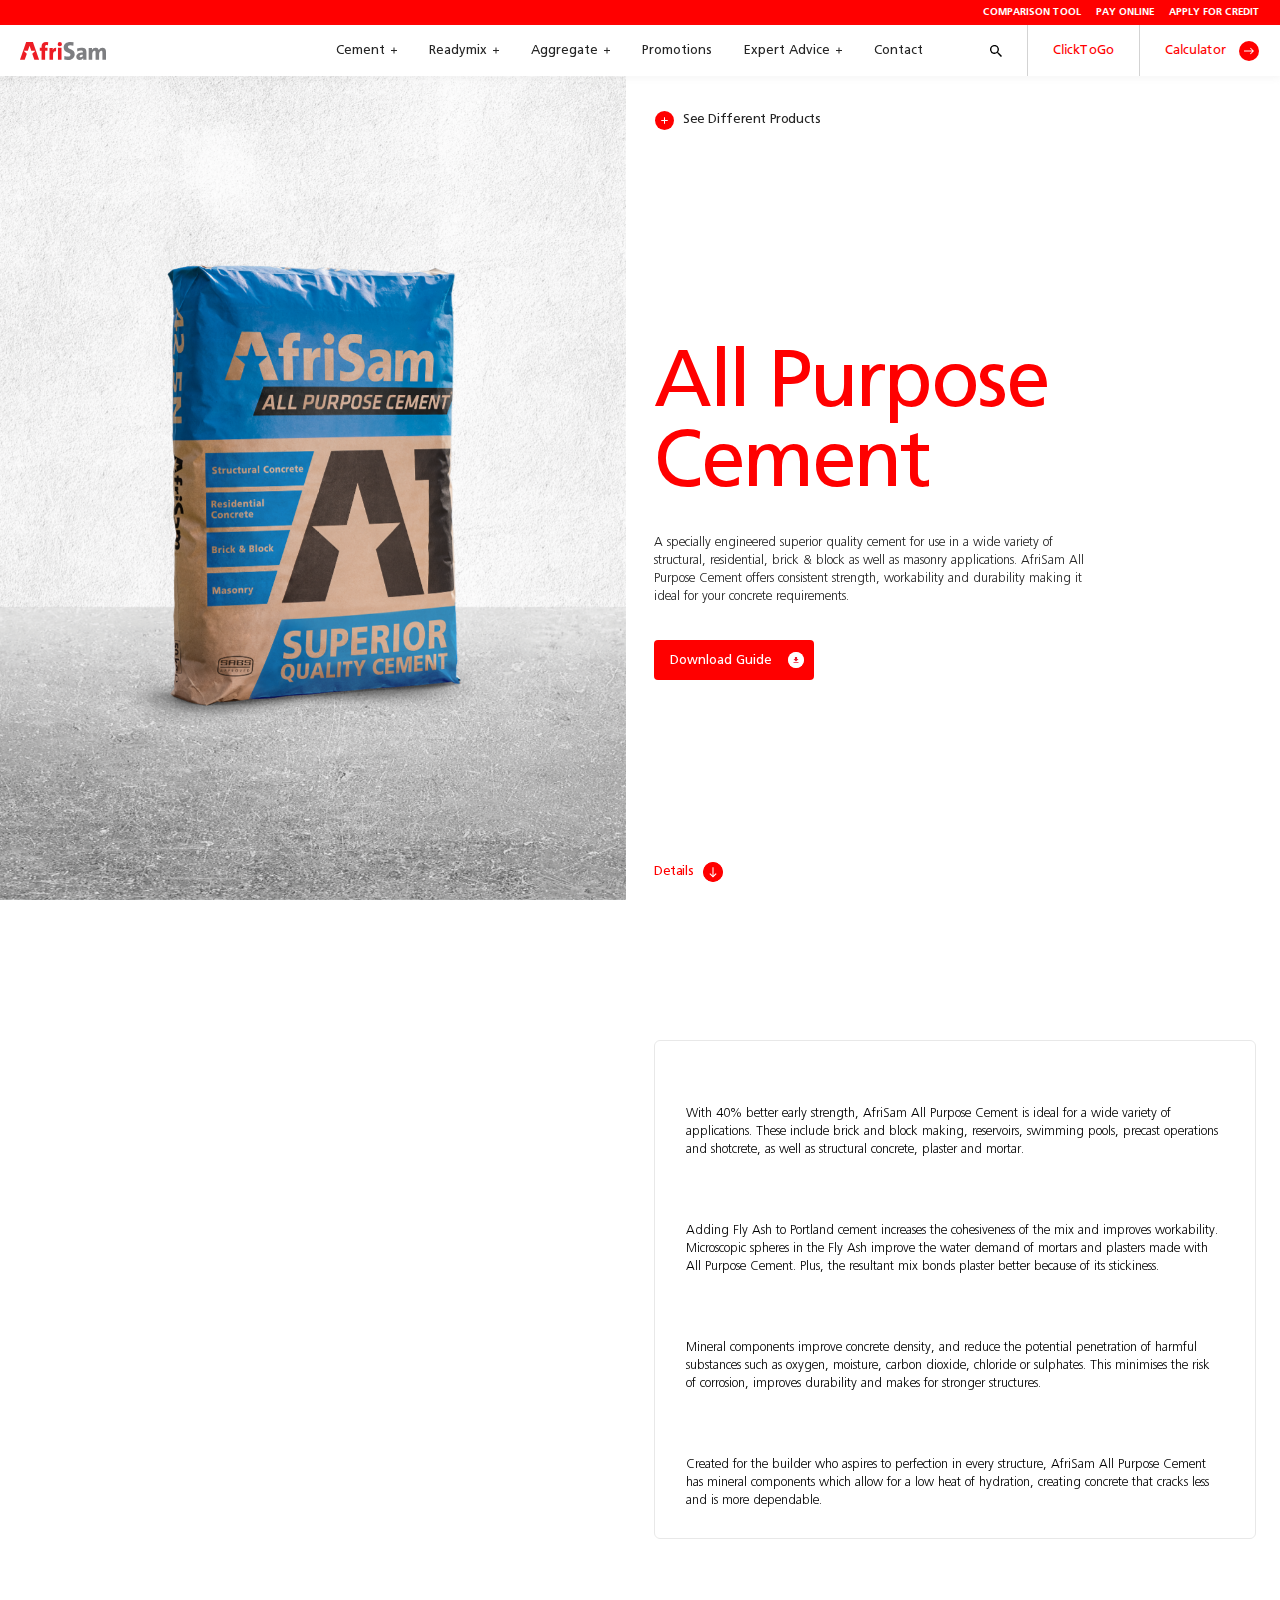
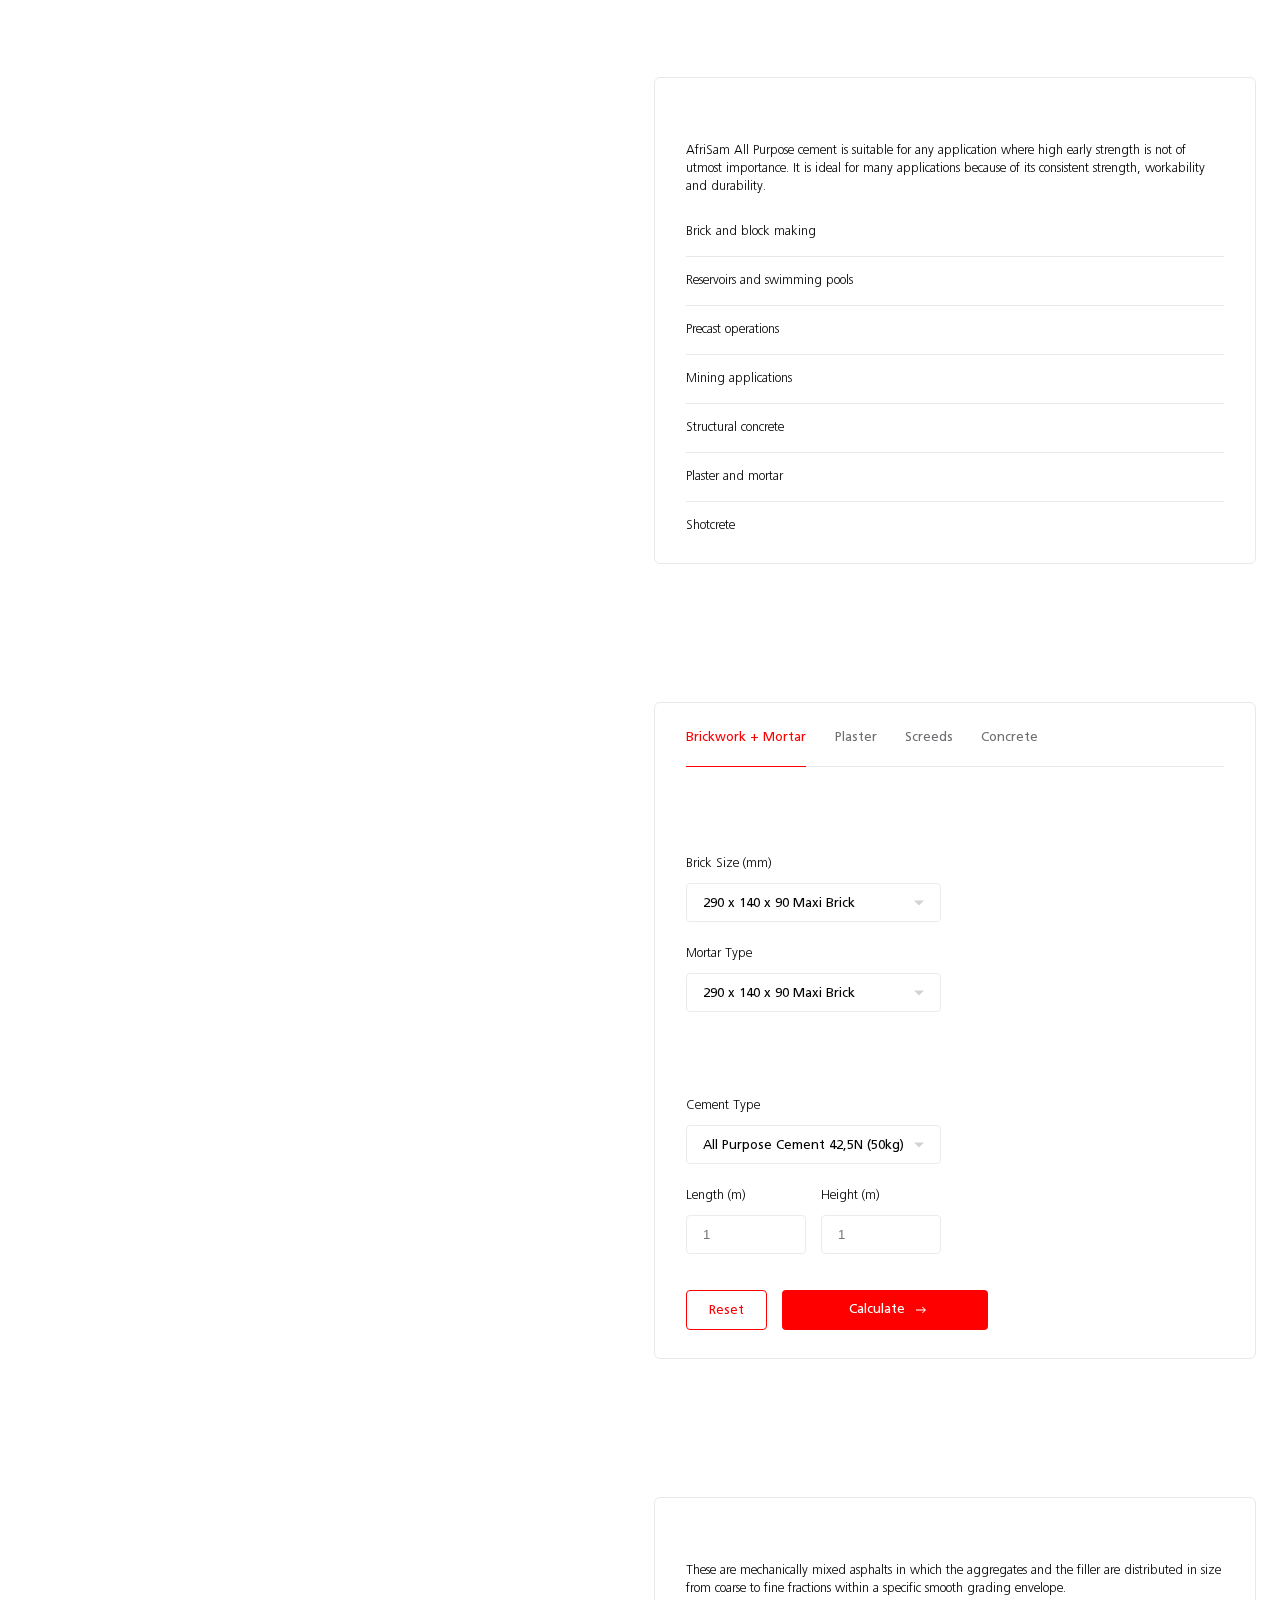
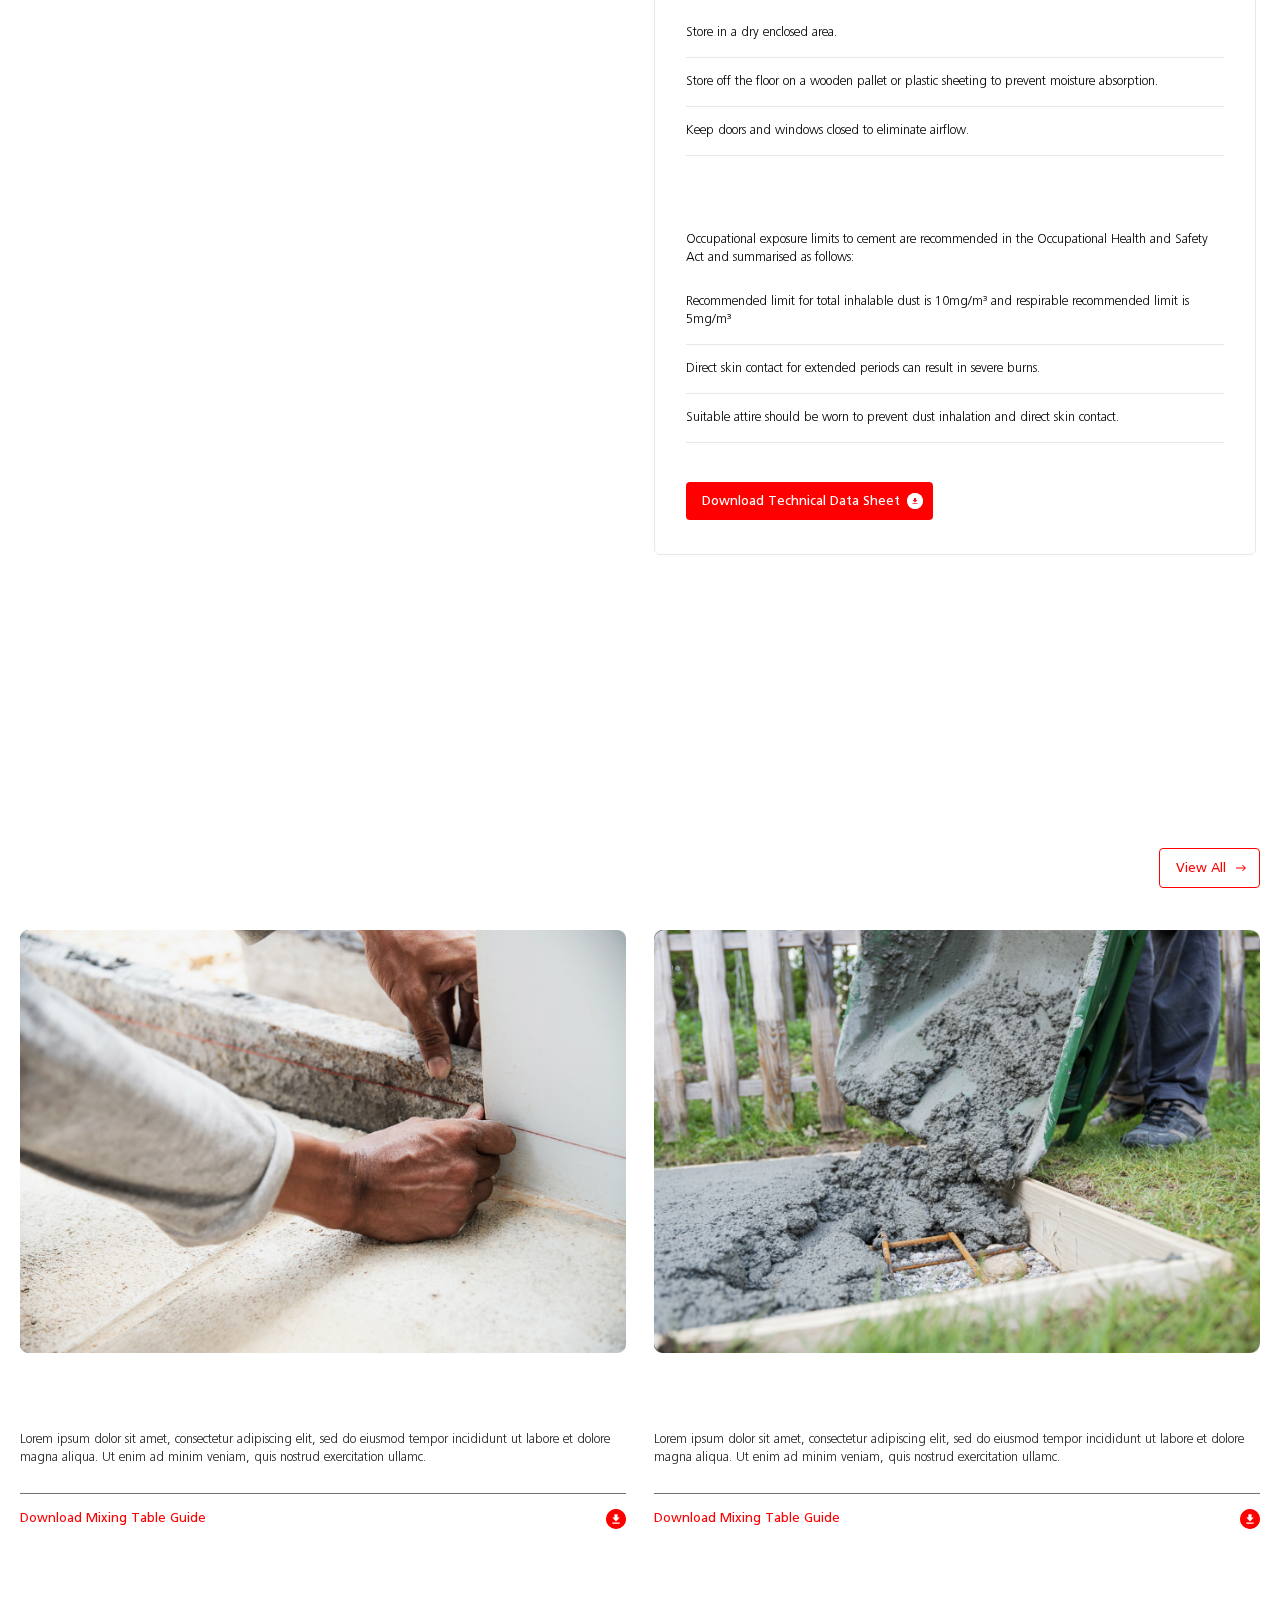
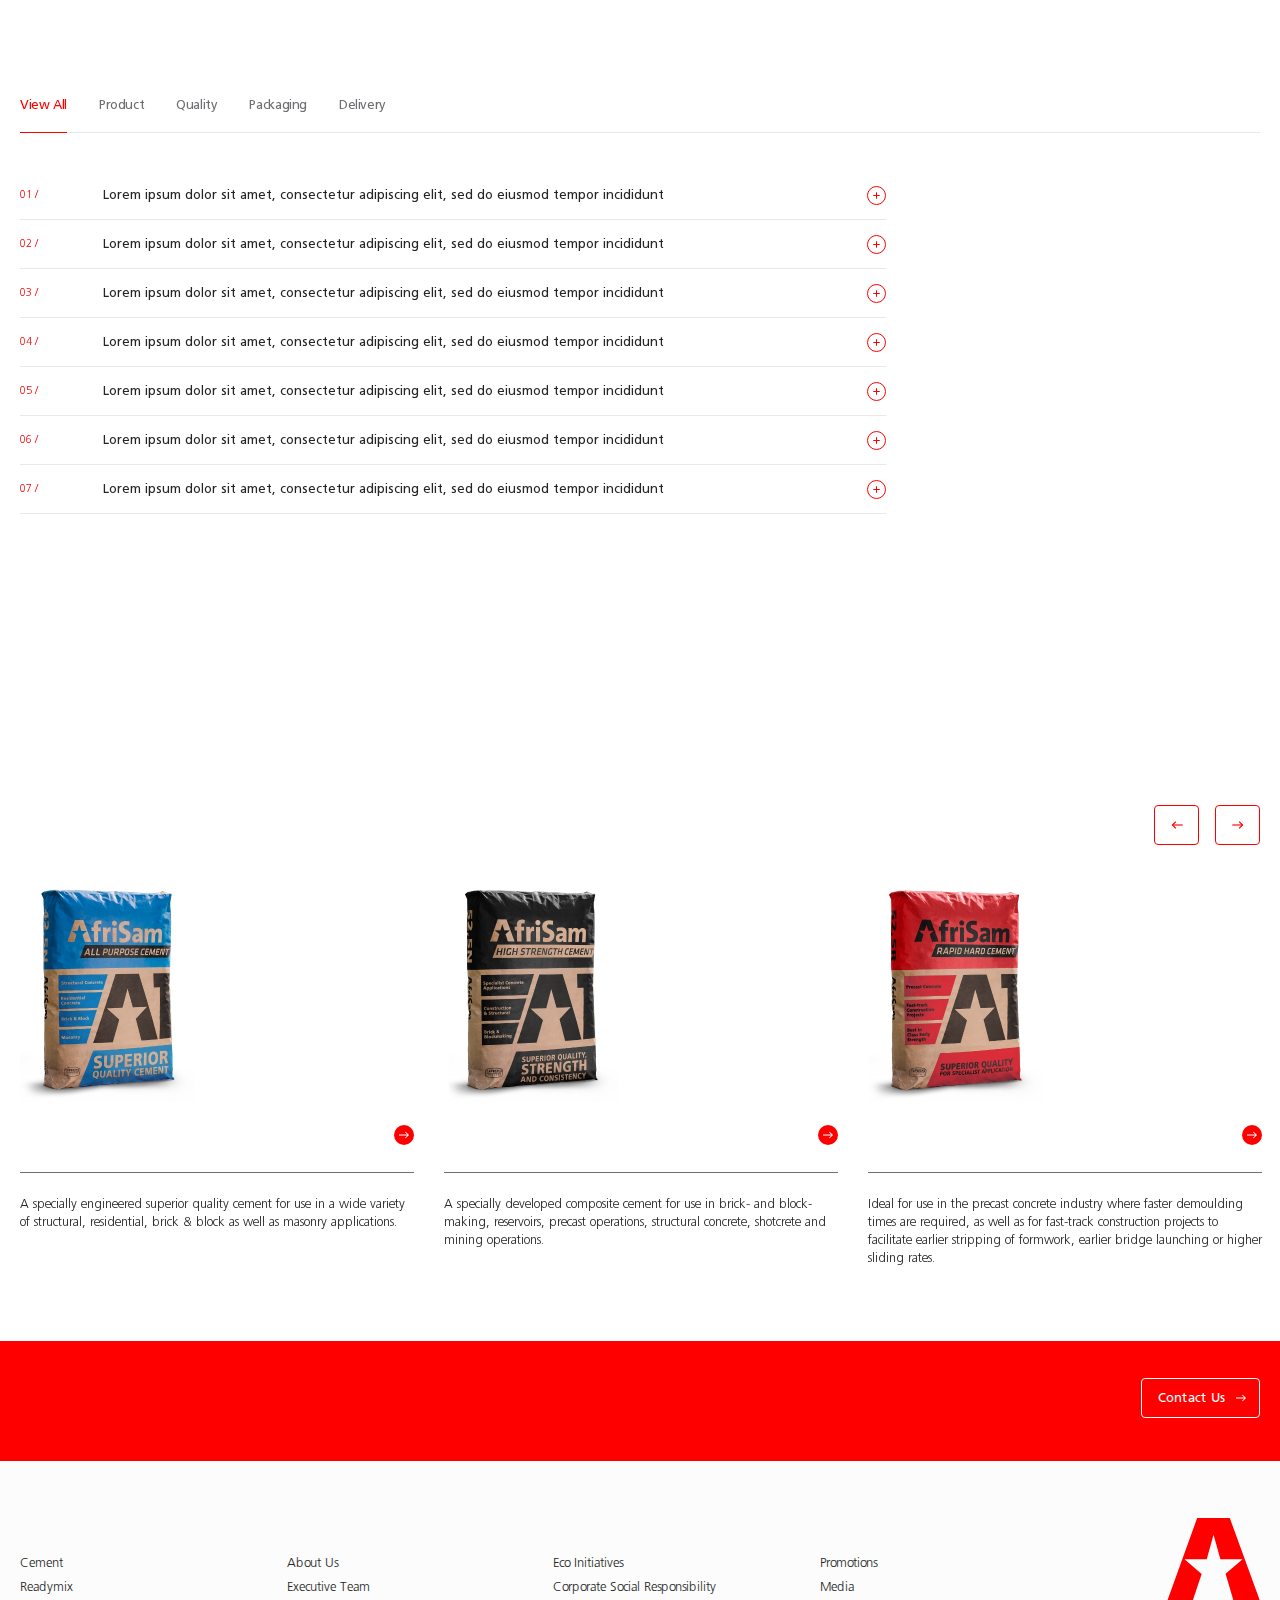
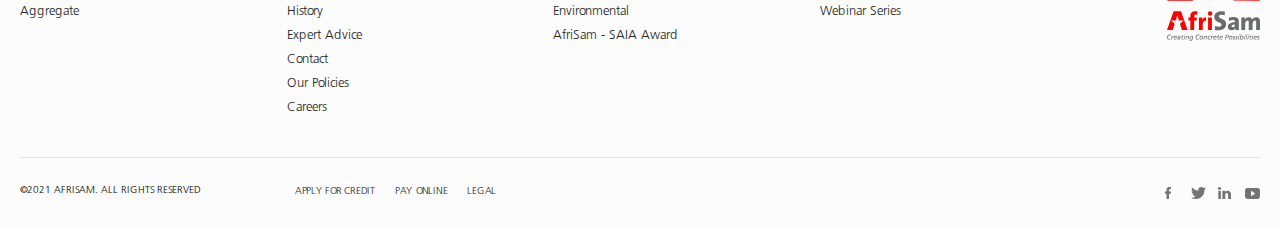
<file: productv2.html>
<!DOCTYPE html>
<html lang="en" id="js-scroll">

<head>
    <meta charset="utf-8">
    <meta name="viewport" content="width=device-width, minimum-scale=1.0, maximum-scale=1.0, initial-scale=1.0, user-scalable=no">
    <meta name="format-detection" content="telephone=no">
    <title>AfriSam | Product </title>
    
    <link rel="icon" href="favicon/favicon.png" type="image/png" sizes="32x32">
    <link type="text/css" rel="stylesheet" href="css/slick-theme.min.css">
    <link type="text/css" rel="stylesheet" href="css/slick.min.css">
    <link type="text/css" rel="stylesheet" href="css/glider.min.css">
    <link type="text/css" rel="stylesheet" href="css/style.css">
</head>

<body>
    <main class="main-wrap">
        <!-- Beginning header section -->
        <header class="main-header-section">
            <div class="header-subnav red-bg">
                <div class="common-wrap clear">

                    <ul>
                        <li><a href="#">Comparison Tool</a></li>
                        <li><a href="#">Pay Online</a></li>
                        <li><a href="#">Apply for Credit</a></li>
                    </ul>
                </div>
            </div>
            <div class="main-header">
                <div class="common-wrap clear ">
                    <div class="header-inner">
                        <div class="logo-wrap">
                            <div class="main-logo">
                                <a href="index.html" class="logo"><img src="svgs/main-logo.svg" alt=""></a>
                            </div>
                            <div class="search-trigger">
                                <figure>
                                    <img src="svgs/ic-search.svg" alt="">
                                    <img src="svgs/ic_search.svg" alt="">
                                </figure>
                            </div>
                            <div class="phone-nav" id="phone-nav">
                                <div></div>
                            </div>
                        </div>
                        <div class="nav-wrap ">
                            <div class="nav-wrap-inner">

                                <nav class="main-nav">
                                    <ul>
                                        <li><a href="cement.html">Cement</a>

                                            <div class="sub-menu">
                                                <div class="sub-menu-innar flex-box">
                                                    <div class="common-wrap clear  flex-box">
                                                        <div class="sub-menu-content">
                                                            <h3>Cement</h3>
                                                            <ul>
                                                                <li><a href="cement.html">Complete Range <em>(10)</em></a>
                                                                    
                                                                </li>
                                                                <li><a href="cement.html">Cement <em>(6)</em></a>
                                                                    <div class="sub-sub-nav">
                                                                        <ul>
                                                                            <li><a href="product.html">All Purpose Cement</a></li>
                                                                            <li><a href="product.html">High Strength Cement</a></li>
                                                                            <li><a href="product.html">Rapid Hard Cement</a></li>
                                                                            <li><a href="product.html">Slagment</a></li>
                                                                            <li><a href="product.html">Starbuild</a></li>
                                                                            <li><a href="product.html">Roadstab Cement</a></li>
                                                                        </ul>
                                                                    </div>
                                                                </li>
                                                                <li><a href="cement.html">Premix <em>(4)</em></a>
                                                                    <div class="sub-sub-nav">
                                                                        <ul>
                                                                            <li><a href="product.html">Concrete Premix</a></li>
                                                                            <li><a href="product.html">Building Premix</a></li>
                                                                            <li><a href="product.html">Plaster Premix</a></li>
                                                                            <li><a href="product.html">Screed Premix</a></li>
                                                                        </ul>
                                                                    </div>
                                                                </li>
                                                                <li><a href="cement.html">Processes & FAQs <em>(3)</em>
                                                                    <div class="sub-sub-nav">
                                                                        <ul>
                                                                            <li><a href="product.html">Cement FAQ</a></li>
                                                                            <li><a href="product.html">C-Tech</a></li>
                                                                            <li><a href="product.html">Cement Manufacturing Process</a></li>
                                                                        </ul>
                                                                    </div>
                                                                    </a></li>
                                                            </ul>
                                                        </div>
                                                        <div class="sub-menu-thumb">
                                                            <figure>
                                                                <img src="img/submenu/nav-dropdown_img@2x.png" srcset="img/submenu/nav-dropdown_img.png 640w, img/submenu/nav-dropdown_img@2x.png 1025w, img/submenu/nav-dropdown_img@3x.png 1600w" sources="(min-width:1920px)640w, 1025w, 1600w, 100vw" alt="Hero">
                                                            </figure>
                                                        </div>
                                                    </div>
                                                </div>
                                            </div>
                                        </li>
                                        <li><a href="readymix.html">Readymix</a>
                                            <div class="sub-menu">
                                                <div class="sub-menu-innar flex-box">
                                                    <div class="common-wrap clear  flex-box">
                                                        <div class="sub-menu-content">
                                                            <h3>Readymix</h3>
                                                            <ul>
                                                                <li><a href="readymix.html">Complete Range <em>(11)</em></a>
                                                                    
                                                                </li>
                                                                <li><a href="readymix.html">General Purpose <em>(1)</em></a>
                                                                    <div class="sub-sub-nav">
                                                                        <ul>
                                                                            <li><a href="readymix-product.html">Starmix</a></li>
                                                                        </ul>
                                                                    </div>
                                                                </li>
                                                                <li><a href="readymix.html">Structural Mixes <em>(5)</em></a>
                                                                    <div class="sub-sub-nav">
                                                                        <ul>
                                                                            <li><a href="readymix-product.html">Foundation Mix</a></li>
                                                                            <li><a href="readymix-product.html">Suspended Slab Mix</a></li>
                                                                            <li><a href="readymix-product.html">Surface Bed Mix</a></li>
                                                                            <li><a href="readymix-product.html">Column Mix</a></li>
                                                                            <li><a href="readymix-product.html">Post-tension Mix</a></li>
                                                                            <li><a href="readymix-product.html">Retainer Mix</a></li>
                                                                        </ul>
                                                                    </div>
                                                                </li>
                                                                <li><a href="readymix.html">Specialised Mixes <em>(5)</em>
                                                                    <div class="sub-sub-nav">
                                                                        <ul>
                                                                            <li><a href="readymix-product.html">Flowcrete</a></li>
                                                                            <li><a href="readymix-product.html">Poolmix</a></li>
                                                                            <li><a href="readymix-product.html">Trenchcrete</a></li>
                                                                            <li><a href="readymix-product.html">Hydrafil</a></li>
                                                                        </ul>
                                                                    </div>
                                                                    </a></li>
                                                                <li><a href="readymix.html">Processes & FAQs <em>(5)</em>
                                                                    <div class="sub-sub-nav">
                                                                        <ul>
                                                                            <li><a href="readymix-product.html">Readymix FAQ</a></li>
                                                                            <li><a href="readymix-product.html">Eco Readymix</a></li>
                                                                            <li><a href="readymix-product.html">Customised Mixes</a></li>
                                                                        </ul>
                                                                    </div>
                                                                    </a></li>
                                                            </ul>
                                                        </div>
                                                        <div class="sub-menu-thumb">
                                                            <figure>
                                                                <img src="img/submenu/nav-dropdown_img@2x.png" srcset="img/submenu/nav-dropdown_img.png 640w, img/submenu/nav-dropdown_img@2x.png 1025w, img/submenu/nav-dropdown_img@3x.png 1600w" sources="(min-width:1920px)640w, 1025w, 1600w, 100vw" alt="Hero">
                                                            </figure>
                                                        </div>
                                                    </div>
                                                </div>
                                            </div>
                                        </li>
                                        <li><a href="aggregate.html">Aggregate</a>
                                            <div class="sub-menu">
                                                <div class="sub-menu-innar flex-box">
                                                    <div class="common-wrap clear  flex-box">
                                                        <div class="sub-menu-content">
                                                            <h3>Aggregate</h3>
                                                            <ul>
                                                                <li><a href="aggregate.html">Complete Range <em>(4)</em></a></li>
                                                                <li><a href="aggregate.html">Road Stone</a></li>
                                                                <li><a href="aggregate.html">Concrete Aggregate</a></li>
                                                                <li><a href="aggregate.html">Road Layer Works</a></li>
                                                                <li><a href="aggregate.html">Speciality Aggregate</a></li>
                                                                <li><a href="aggregate.html">Aggregate FAQs</a></li>
                                                            </ul>
                                                        </div>
                                                        <div class="sub-menu-thumb">
                                                            <figure>
                                                                <img src="img/submenu/nav-dropdown_img@2x.png" srcset="img/submenu/nav-dropdown_img.png 640w, img/submenu/nav-dropdown_img@2x.png 1025w, img/submenu/nav-dropdown_img@3x.png 1600w" sources="(min-width:1920px)640w, 1025w, 1600w, 100vw" alt="Hero">
                                                            </figure>
                                                        </div>
                                                    </div>
                                                </div>
                                            </div>
                                        </li>
                                        <li><a href="#">Promotions</a></li>
                                        <li><a href="expert-advice.html">Expert Advice</a>
                                            <div class="sub-menu">
                                                <div class="sub-menu-innar flex-box">
                                                    <div class="common-wrap clear flex-box">
                                                        <div class="sub-menu-content">
                                                            <h3>Expert advice</h3>
                                                            <ul>
                                                                <li><a href="expert-advice.html">How To Guides <em>(10)</em></a>
                                                                    
                                                                </li>
                                                                <li><a href="expert-advice.html">Design & Build Trends <em>(6)</em></a>
                                                                    
                                                                </li>
                                                                <li><a href="expert-advice.html">Inspiration Pieces <em>(4)</em></a>
                                                                    
                                                                </li>
                                                                <li><a href="ethought-leadership.html">Thought Leadership <em>(3)</em>
                                                                    
                                                                    </a></li>
                                                            </ul>
                                                        </div>
                                                        <div class="sub-menu-thumb">
                                                            <figure>
                                                                <img src="img/submenu/nav-dropdown_img@2x.png" srcset="img/submenu/nav-dropdown_img.png 640w, img/submenu/nav-dropdown_img@2x.png 1025w, img/submenu/nav-dropdown_img@3x.png 1600w" sources="(min-width:1920px)640w, 1025w, 1600w, 100vw" alt="Hero">
                                                            </figure>
                                                        </div>
                                                    </div>
                                                </div>
                                            </div>
                                        </li>
                                        <li><a href="#">Contact</a></li>
                                    </ul>
                                    <div class="subnav-apply-credit">
                                        <ul>
                                            <li><a href="#">Comparison Tool</a></li>
                                            <li><a href="#">Pay Online</a></li>
                                            <li><a href="#">Apply for Credit</a></li>
                                        </ul>
                                    </div>
                                </nav>
                                <nav class="sidenav-nav">
                                    <ul>
                                        <li class="search-icon"><a href="#">
                                            <img src="svgs/ic-search.svg" alt="">
                                            <img src="svgs/ic_search.svg" alt="">
                                            </a></li>
                                        <li><a href="#">ClickToGo</a></li>
                                        <li><a href="calculator.html">Calculator
                                            <div class="circle-btn">
                                                <figure class="cta-rect-circle">
                                                    <img src="svgs/ic-plain-white-right-arrow.svg" alt="">
                                                </figure>
                                                <figure class="cta-rect-circle-animate">
                                                    <img src="svgs/ic-plain-white-right-arrow.svg" alt="">
                                                </figure>
                                            </div>
                                            </a>
                                        </li>
                                    </ul>
                                </nav>
                            </div>

                        </div>
                    </div>

                </div>
            </div>
        </header>
        <!-- //End header section -->

        <!-- Beginning main content section -->
        <section class="main-content-wrap">
            <section class="scroll-nav-wrap">
                <div class="common-wrap clear">
                    <div class="scroll-nav-inner flex-box flex-vertical-align">
                        <div class="scroll-nav-slide-trigger">
                            <a href="#">All Purpose Cement</a>
                        </div>
                        <div class="scroll-nav-link">
                            <ul>
                                <li><a href="#scroll-1">Overview</a></li>
                                <li><a href="#scroll-2">Benefits</a></li>
                                <li><a href="#scroll-3">Applications</a></li>
                                <li><a href="#scroll-4">Calculator</a></li>
                                <li><a href="#scroll-5">Information</a></li>
                                <li><a href="#scroll-6">How-To Guides</a></li>
                            </ul>
                        </div>
                        <div class="circle-btn-hover scroll-nav-cta-bg flex flex-right-align">
                            <a href="calculator.html" class="btn red-bg btn-arrow">
                                Calculator

                                <div class="circle-btn">
                                    <figure class="cta-rect-circle">
                                        <img src="svgs/ic-plain-red-right-arrow.svg" alt="">
                                    </figure>
                                    <figure class="cta-rect-circle-animate">
                                        <img src="svgs/ic-plain-red-right-arrow.svg" alt="">
                                    </figure>
                                </div>

                            </a>
                        </div>
                    </div>
                </div>
            </section>
            
            <section class="product-content-wrap">
                <div class="single-product-wrap section-scroll" id="scroll-1">
                    <div class="common-wrap clear">
                        <div class="single-product-inner flex flex-top-align">
                            <aside class="product-sidebar product-sidebar-alt position-sticky flex flex-horizontal-align flex-vertical-align fixed-height">
                                <figure>
                                    <img src="img/Image_ConcreteBG@2x.png" srcset="img/Image_ConcreteBG@2x.png 640w, img/Image_ConcreteBG@2x.png 1025w, img/Image_ConcreteBG@2x.png 1600w" sources="(min-width:1920px)640w, 1025w, 1600w, 100vw" alt="Hero" class="bg-img">
                                </figure>
                            </aside>
                            <div class="single-product-right">
                                <div class="see-different-products">
                                    <a href="#">See Different Products</a>
                                </div>
                                <div class="single-product-intro">
                                    <h1>All Purpose Cement</h1>
                                    <p>A specially engineered superior quality cement for use in a wide variety of structural, residential, brick &amp; block as well as masonry applications. AfriSam All Purpose Cement offers consistent strength, workability and durability making it ideal for your concrete requirements.</p>
                                    <div class="download-guide-btn">
                                        <a href="#" class="btn red-bg btn-download ">
                                            <span>Download Guide</span>
                                            <div class="download-btn">
                                                <figure class="cta-rect-download">
                                                    <img src="svgs/ic-white-download.svg" alt="">
                                                </figure>
                                                <figure class="cta-rect-download-animate">
                                                    <img src="svgs/ic-white-download.svg" alt="">
                                                </figure>
                                            </div>
                                        </a>
                                    </div>
                                </div>
                                <div class="scroll-bottom-btn">
                                    <a href="#scroll-section" class="btn btn-download details-btn">
                                        <span>Details</span>
                                        <div class="download-btn">
                                            <figure class="cta-rect-download">
                                                <img src="svgs/ic-red-arrow-down.svg" alt="">
                                            </figure>
                                            <figure class="cta-rect-download-animate">
                                                <img src="svgs/ic-red-arrow-down.svg" alt="">
                                            </figure>
                                        </div>
                                    </a>
                                </div>
                                <div class="single-product-item-wrap flex" id="scroll-section">
                                    <div class="single-product-item section-scroll" id="scroll-2">
                                        <div class="single-product-title">
                                            <h3>Features and Benefits</h3>
                                        </div>
                                        <div class="single-product-item-content flex">
                                            <div class="single-product-content">
                                                <h4>Versatility:</h4>
                                                <p>With 40% better early strength, AfriSam All Purpose Cement is ideal for a wide variety of applications. These include brick and block making, reservoirs, swimming pools, precast operations and shotcrete, as well as structural concrete, plaster and mortar.</p>
                                            </div>
                                            <div class="single-product-content">
                                                <h4>Better cohesiveness:</h4>
                                                <p>Adding Fly Ash to Portland cement increases the cohesiveness of the mix and improves workability. Microscopic spheres in the Fly Ash improve the water demand of mortars and plasters made with All Purpose Cement. Plus, the resultant mix bonds plaster better because of its stickiness.</p>
                                            </div>
                                            <div class="single-product-content">
                                                <h4>Reduced permeability:</h4>
                                                <p>Mineral components improve concrete density, and reduce the potential penetration of harmful substances such as oxygen, moisture, carbon dioxide, chloride or sulphates. This minimises the risk of corrosion, improves durability and makes for stronger structures.</p>
                                            </div>
                                            <div class="single-product-content">
                                                <h4>Mass concrete structures: </h4>
                                                <p>Created for the builder who aspires to perfection in every structure, AfriSam All Purpose Cement has mineral components which allow for a low heat of hydration, creating concrete that cracks less and is more dependable.</p>
                                            </div>
                                        </div>

                                    </div>
                                    <div class="single-product-item applications section-scroll" id="scroll-3">
                                        <div class="single-product-title mb-26">
                                            <h3>Applications</h3>
                                        </div>
                                        <div class="single-product-item-content flex">
                                            <div class="single-product-content">
                                                <h4>Suitable for all applications</h4>
                                                <p>AfriSam All Purpose cement is suitable for any application where high early strength is not of utmost importance. It is ideal for many applications because of its consistent strength, workability and durability.</p>
                                            </div>
                                            <div class="single-product-content">
                                                <ul>
                                                    <li>Brick and block making</li>
                                                    <li>Reservoirs and swimming pools</li>
                                                    <li>Precast operations</li>
                                                    <li>Mining applications</li>
                                                    <li>Structural concrete</li>
                                                    <li>Plaster and mortar</li>
                                                    <li>Shotcrete</li>
                                                </ul>
                                            </div>
                                        </div>

                                    </div>
                                    <div class="single-product-item calculator section-scroll" id="scroll-4">
                                        <div class="single-product-title mb-26">
                                            <h3>Calculator</h3>
                                        </div>
                                        <div class="single-product-item-content flex">
                                            <div class="calculator-tab-wrap">
                                                <div class="calculator-tab-trigger">
                                                    <em>Brickwork + Mortar</em>
                                                    <ul>
                                                        <li><a href="#calculator-1">Brickwork + Mortar</a></li>
                                                        <li><a href="#calculator-2">Plaster</a></li>
                                                        <li><a href="#calculator-3">Screeds</a></li>
                                                        <li><a href="#calculator-4">Concrete</a></li>
                                                    </ul>
                                                </div>
                                                <div class="calculator-tab-content-wrap">
                                                    <div class="calculator-tab-content" id="calculator-1">
                                                        <div class="calculator-tab-row-wrap flex">
                                                            <div class="calculator-tab-row flex">
                                                                <h4>Details</h4>
                                                                <div class="calculator-tab-row-item">
                                                                    <label>Brick Size (mm)</label>
                                                                    <div class="calculator-tab-select-dropdown">
                                                                        <em>290 x 140 x 90 Maxi Brick</em>
                                                                        <ul>
                                                                            <li>Select item 1</li>
                                                                            <li>Select item 2</li>
                                                                            <li>Select item 3</li>
                                                                            <li>Select item 4</li>
                                                                        </ul>
                                                                    </div>
                                                                </div>
                                                                <div class="calculator-tab-row-item">
                                                                    <label>Mortar Type</label>
                                                                    <div class="calculator-tab-select-dropdown">
                                                                        <em>290 x 140 x 90 Maxi Brick</em>
                                                                        <ul>
                                                                            <li>Select item 1</li>
                                                                            <li>Select item 2</li>
                                                                            <li>Select item 3</li>
                                                                            <li>Select item 4</li>
                                                                        </ul>
                                                                    </div>
                                                                </div>
                                                            </div>
                                                            <div class="calculator-tab-row flex">
                                                                <h4>Wall Dimensions (single row brick wall)</h4>
                                                                <div class="calculator-tab-row-item">
                                                                    <label>Cement Type</label>
                                                                    <div class="calculator-tab-select-dropdown">
                                                                        <em>All Purpose Cement 42,5N (50kg)</em>
                                                                        <ul>
                                                                            <li>Select item 1</li>
                                                                            <li>Select item 2</li>
                                                                            <li>Select item 3</li>
                                                                            <li>Select item 4</li>
                                                                        </ul>
                                                                    </div>
                                                                </div>
                                                                <div class="calculator-tab-row-item flex-box">
                                                                    <div class="calculator-tab-input">
                                                                        <label>Length (m)</label>
                                                                        <input type="text" placeholder="1">
                                                                    </div>
                                                                    <div class="calculator-tab-input">
                                                                        <label>Height (m)</label>
                                                                        <input type="text" placeholder="1">
                                                                    </div>
                                                                </div>
                                                            </div>
                                                            <div class="calculator-tab-row flex">
                                                                <div class="calculator-btn-group readymix-btn flex-box">
                                                                    <a href="#" class="btn transparent-red-bg back-btn reset">
                                                                        <span>Reset</span>
                                                                    </a>
                                                                    <a href="#" class="btn red-bg btn-arrow calculator-btn">
                                                                        <span>Calculate</span>
                                                                        <figure class="cta-rect-arrow-right__arrow">
                                                                            <img src="svgs/ic-plain-white-right-arrow.svg" alt="">
                                                                        </figure>
                                                                        <figure class="cta-rect-arrow-right__arrow-hover">
                                                                            <img src="svgs/ic-plain-white-right-arrow.svg" alt="">
                                                                        </figure>
                                                                    </a>
                                                                </div>
                                                            </div>
                                                        </div>
                                                        <div class="calculator-tab-row-wrap flex calculator-result-row">
                                                            <div class="calculator-tab-row flex">
                                                                <h4>Calculation Results</h4>
                                                                <div class="calculator-result-wrap">
                                                                    <label>Number of Masonary Units (bricks / blocks)</label>
                                                                    <div class="results-item flex-box flex-vertical-align">
                                                                        <div class="results-item-number"> 113 </div>
                                                                        <div class="results-item-unit"> Each </div>
                                                                    </div>
                                                                </div>
                                                                <div class="calculator-result-wrap">
                                                                    <label>All Purpose Cement 42,5N (50kg)</label>
                                                                    <div class="results-item flex-box flex-vertical-align">
                                                                        <div class="results-item-number">0.55</div>
                                                                        <div class="results-item-unit">Bags</div>
                                                                    </div>
                                                                </div>
                                                                <div class="calculator-result-wrap">
                                                                    <label>Building Sand (pitsand)</label>
                                                                    <div class="results-item flex-box flex-vertical-align">
                                                                        <div class="results-item-number">0.08</div>
                                                                        <div class="results-item-unit">m<sup>3</sup></div>
                                                                    </div>
                                                                </div>
                                                                <div class="calculator-result-wrap">
                                                                    <div class="calculator-btn-group flex-box no-margin">
                                                                        <a href="#" class="btn transparent-red-bg back-btn reset">
                                                                            <span>Back</span>
                                                                        </a>
                                                                        <a href="#" class="btn red-bg btn-download ">
                                                                            <span>Download PDF</span>
                                                                            <div class="download-btn">
                                                                                <figure class="cta-rect-download">
                                                                                    <img src="svgs/ic-white-download.svg" alt="">
                                                                                </figure>
                                                                                <figure class="cta-rect-download-animate">
                                                                                    <img src="svgs/ic-white-download.svg" alt="">
                                                                                </figure>
                                                                            </div>
                                                                        </a>
                                                                        
                                                                    </div>
                                                                </div>
                                                            </div>
                                                        </div>
                                                    </div>
                                                    <div class="calculator-tab-content" id="calculator-2">
                                                        <div class="calculator-tab-row-wrap flex">
                                                            <div class="calculator-tab-row flex">
                                                                <h4>Details</h4>
                                                                <div class="calculator-tab-row-item">
                                                                    <label>Brick Size (mm)</label>
                                                                    <div class="calculator-tab-select-dropdown">
                                                                        <em>290 x 140 x 90 Maxi Brick</em>
                                                                        <ul>
                                                                            <li>Select item 1</li>
                                                                            <li>Select item 2</li>
                                                                            <li>Select item 3</li>
                                                                            <li>Select item 4</li>
                                                                        </ul>
                                                                    </div>
                                                                </div>
                                                                <div class="calculator-tab-row-item">
                                                                    <label>Mortar Type</label>
                                                                    <div class="calculator-tab-select-dropdown">
                                                                        <em>290 x 140 x 90 Maxi Brick</em>
                                                                        <ul>
                                                                            <li>Select item 1</li>
                                                                            <li>Select item 2</li>
                                                                            <li>Select item 3</li>
                                                                            <li>Select item 4</li>
                                                                        </ul>
                                                                    </div>
                                                                </div>
                                                            </div>
                                                            <div class="calculator-tab-row flex">
                                                                <h4>Wall Dimensions (single row brick wall)</h4>
                                                                <div class="calculator-tab-row-item">
                                                                    <label>Cement Type</label>
                                                                    <div class="calculator-tab-select-dropdown">
                                                                        <em>All Purpose Cement 42,5N (50kg)</em>
                                                                        <ul>
                                                                            <li>Select item 1</li>
                                                                            <li>Select item 2</li>
                                                                            <li>Select item 3</li>
                                                                            <li>Select item 4</li>
                                                                        </ul>
                                                                    </div>
                                                                </div>
                                                                <div class="calculator-tab-row-item flex-box">
                                                                    <div class="calculator-tab-input">
                                                                        <label>Length (m)</label>
                                                                        <input type="text" placeholder="1">
                                                                    </div>
                                                                    <div class="calculator-tab-input">
                                                                        <label>Height (m)</label>
                                                                        <input type="text" placeholder="1">
                                                                    </div>
                                                                </div>
                                                            </div>
                                                            <div class="calculator-tab-row flex">
                                                                <div class="calculator-btn-group readymix-btn flex-box">
                                                                    <a href="#" class="btn transparent-red-bg back-btn reset">
                                                                        <span>Reset</span>
                                                                    </a>
                                                                    <a href="#" class="btn red-bg btn-arrow calculator-btn">
                                                                        <span>Calculate</span>
                                                                        <figure class="cta-rect-arrow-right__arrow">
                                                                            <img src="svgs/ic-plain-white-right-arrow.svg" alt="">
                                                                        </figure>
                                                                        <figure class="cta-rect-arrow-right__arrow-hover">
                                                                            <img src="svgs/ic-plain-white-right-arrow.svg" alt="">
                                                                        </figure>
                                                                    </a>
                                                                </div>
                                                            </div>
                                                        </div>
                                                        <div class="calculator-tab-row-wrap flex calculator-result-row">
                                                            <div class="calculator-tab-row flex">
                                                                <h4>Calculation Results</h4>
                                                                <div class="calculator-result-wrap">
                                                                    <label>Number of Masonary Units (bricks / blocks)</label>
                                                                    <div class="results-item flex-box flex-vertical-align">
                                                                        <div class="results-item-number"> 113 </div>
                                                                        <div class="results-item-unit"> Each </div>
                                                                    </div>
                                                                </div>
                                                                <div class="calculator-result-wrap">
                                                                    <label>All Purpose Cement 42,5N (50kg)</label>
                                                                    <div class="results-item flex-box flex-vertical-align">
                                                                        <div class="results-item-number">0.55</div>
                                                                        <div class="results-item-unit">Bags</div>
                                                                    </div>
                                                                </div>
                                                                <div class="calculator-result-wrap">
                                                                    <label>Building Sand (pitsand)</label>
                                                                    <div class="results-item flex-box flex-vertical-align">
                                                                        <div class="results-item-number">0.08</div>
                                                                        <div class="results-item-unit">m<sup>3</sup></div>
                                                                    </div>
                                                                </div>
                                                                <div class="calculator-result-wrap">
                                                                    <div class="calculator-btn-group flex-box no-margin">
                                                                        <a href="#" class="btn transparent-red-bg back-btn reset">
                                                                            <span>Back</span>
                                                                        </a>
                                                                        <a href="#" class="btn red-bg btn-download ">
                                                                            <span>Download PDF</span>
                                                                            <div class="download-btn">
                                                                                <figure class="cta-rect-download">
                                                                                    <img src="svgs/ic-white-download.svg" alt="">
                                                                                </figure>
                                                                                <figure class="cta-rect-download-animate">
                                                                                    <img src="svgs/ic-white-download.svg" alt="">
                                                                                </figure>
                                                                            </div>
                                                                        </a>
                                                                        
                                                                    </div>
                                                                </div>
                                                            </div>
                                                        </div>
                                                    </div>
                                                    <div class="calculator-tab-content" id="calculator-3">
                                                        <div class="calculator-tab-row-wrap flex">
                                                            <div class="calculator-tab-row flex">
                                                                <h4>Details</h4>
                                                                <div class="calculator-tab-row-item">
                                                                    <label>Brick Size (mm)</label>
                                                                    <div class="calculator-tab-select-dropdown">
                                                                        <em>290 x 140 x 90 Maxi Brick</em>
                                                                        <ul>
                                                                            <li>Select item 1</li>
                                                                            <li>Select item 2</li>
                                                                            <li>Select item 3</li>
                                                                            <li>Select item 4</li>
                                                                        </ul>
                                                                    </div>
                                                                </div>
                                                                <div class="calculator-tab-row-item">
                                                                    <label>Mortar Type</label>
                                                                    <div class="calculator-tab-select-dropdown">
                                                                        <em>290 x 140 x 90 Maxi Brick</em>
                                                                        <ul>
                                                                            <li>Select item 1</li>
                                                                            <li>Select item 2</li>
                                                                            <li>Select item 3</li>
                                                                            <li>Select item 4</li>
                                                                        </ul>
                                                                    </div>
                                                                </div>
                                                            </div>
                                                            <div class="calculator-tab-row flex">
                                                                <h4>Wall Dimensions (single row brick wall)</h4>
                                                                <div class="calculator-tab-row-item">
                                                                    <label>Cement Type</label>
                                                                    <div class="calculator-tab-select-dropdown">
                                                                        <em>All Purpose Cement 42,5N (50kg)</em>
                                                                        <ul>
                                                                            <li>Select item 1</li>
                                                                            <li>Select item 2</li>
                                                                            <li>Select item 3</li>
                                                                            <li>Select item 4</li>
                                                                        </ul>
                                                                    </div>
                                                                </div>
                                                                <div class="calculator-tab-row-item flex-box">
                                                                    <div class="calculator-tab-input">
                                                                        <label>Length (m)</label>
                                                                        <input type="text" placeholder="1">
                                                                    </div>
                                                                    <div class="calculator-tab-input">
                                                                        <label>Height (m)</label>
                                                                        <input type="text" placeholder="1">
                                                                    </div>
                                                                </div>
                                                            </div>
                                                            <div class="calculator-tab-row flex">
                                                                <div class="calculator-btn-group readymix-btn flex-box">
                                                                    <a href="#" class="btn transparent-red-bg back-btn reset">
                                                                        <span>Reset</span>
                                                                    </a>
                                                                    <a href="#" class="btn red-bg btn-arrow calculator-btn">
                                                                        <span>Calculate</span>
                                                                        <figure class="cta-rect-arrow-right__arrow">
                                                                            <img src="svgs/ic-plain-white-right-arrow.svg" alt="">
                                                                        </figure>
                                                                        <figure class="cta-rect-arrow-right__arrow-hover">
                                                                            <img src="svgs/ic-plain-white-right-arrow.svg" alt="">
                                                                        </figure>
                                                                    </a>
                                                                </div>
                                                            </div>
                                                        </div>
                                                        <div class="calculator-tab-row-wrap flex calculator-result-row">
                                                            <div class="calculator-tab-row flex">
                                                                <h4>Calculation Results</h4>
                                                                <div class="calculator-result-wrap">
                                                                    <label>Number of Masonary Units (bricks / blocks)</label>
                                                                    <div class="results-item flex-box flex-vertical-align">
                                                                        <div class="results-item-number"> 113 </div>
                                                                        <div class="results-item-unit"> Each </div>
                                                                    </div>
                                                                </div>
                                                                <div class="calculator-result-wrap">
                                                                    <label>All Purpose Cement 42,5N (50kg)</label>
                                                                    <div class="results-item flex-box flex-vertical-align">
                                                                        <div class="results-item-number">0.55</div>
                                                                        <div class="results-item-unit">Bags</div>
                                                                    </div>
                                                                </div>
                                                                <div class="calculator-result-wrap">
                                                                    <label>Building Sand (pitsand)</label>
                                                                    <div class="results-item flex-box flex-vertical-align">
                                                                        <div class="results-item-number">0.08</div>
                                                                        <div class="results-item-unit">m<sup>3</sup></div>
                                                                    </div>
                                                                </div>
                                                                <div class="calculator-result-wrap">
                                                                    <div class="calculator-btn-group flex-box no-margin">
                                                                        <a href="#" class="btn transparent-red-bg back-btn reset">
                                                                            <span>Back</span>
                                                                        </a>
                                                                        <a href="#" class="btn red-bg btn-download ">
                                                                            <span>Download PDF</span>
                                                                            <div class="download-btn">
                                                                                <figure class="cta-rect-download">
                                                                                    <img src="svgs/ic-white-download.svg" alt="">
                                                                                </figure>
                                                                                <figure class="cta-rect-download-animate">
                                                                                    <img src="svgs/ic-white-download.svg" alt="">
                                                                                </figure>
                                                                            </div>
                                                                        </a>
                                                                        
                                                                    </div>
                                                                </div>
                                                            </div>
                                                        </div>
                                                    </div>
                                                    <div class="calculator-tab-content" id="calculator-4">
                                                        <div class="calculator-tab-row-wrap flex">
                                                            <div class="calculator-tab-row flex">
                                                                <h4>Details</h4>
                                                                <div class="calculator-tab-row-item">
                                                                    <label>Brick Size (mm)</label>
                                                                    <div class="calculator-tab-select-dropdown">
                                                                        <em>290 x 140 x 90 Maxi Brick</em>
                                                                        <ul>
                                                                            <li>Select item 1</li>
                                                                            <li>Select item 2</li>
                                                                            <li>Select item 3</li>
                                                                            <li>Select item 4</li>
                                                                        </ul>
                                                                    </div>
                                                                </div>
                                                                <div class="calculator-tab-row-item">
                                                                    <label>Mortar Type</label>
                                                                    <div class="calculator-tab-select-dropdown">
                                                                        <em>290 x 140 x 90 Maxi Brick</em>
                                                                        <ul>
                                                                            <li>Select item 1</li>
                                                                            <li>Select item 2</li>
                                                                            <li>Select item 3</li>
                                                                            <li>Select item 4</li>
                                                                        </ul>
                                                                    </div>
                                                                </div>
                                                            </div>
                                                            <div class="calculator-tab-row flex">
                                                                <h4>Wall Dimensions (single row brick wall)</h4>
                                                                <div class="calculator-tab-row-item">
                                                                    <label>Cement Type</label>
                                                                    <div class="calculator-tab-select-dropdown">
                                                                        <em>All Purpose Cement 42,5N (50kg)</em>
                                                                        <ul>
                                                                            <li>Select item 1</li>
                                                                            <li>Select item 2</li>
                                                                            <li>Select item 3</li>
                                                                            <li>Select item 4</li>
                                                                        </ul>
                                                                    </div>
                                                                </div>
                                                                <div class="calculator-tab-row-item flex-box">
                                                                    <div class="calculator-tab-input">
                                                                        <label>Length (m)</label>
                                                                        <input type="text" placeholder="1">
                                                                    </div>
                                                                    <div class="calculator-tab-input">
                                                                        <label>Height (m)</label>
                                                                        <input type="text" placeholder="1">
                                                                    </div>
                                                                </div>
                                                            </div>
                                                            <div class="calculator-tab-row flex">
                                                                <div class="calculator-btn-group readymix-btn flex-box">
                                                                    <a href="#" class="btn transparent-red-bg back-btn reset">
                                                                        <span>Reset</span>
                                                                    </a>
                                                                    <a href="#" class="btn red-bg btn-arrow calculator-btn">
                                                                        <span>Calculate</span>
                                                                        <figure class="cta-rect-arrow-right__arrow">
                                                                            <img src="svgs/ic-plain-white-right-arrow.svg" alt="">
                                                                        </figure>
                                                                        <figure class="cta-rect-arrow-right__arrow-hover">
                                                                            <img src="svgs/ic-plain-white-right-arrow.svg" alt="">
                                                                        </figure>
                                                                    </a>
                                                                </div>
                                                            </div>
                                                        </div>
                                                        <div class="calculator-tab-row-wrap flex calculator-result-row">
                                                            <div class="calculator-tab-row flex">
                                                                <h4>Calculation Results</h4>
                                                                <div class="calculator-result-wrap">
                                                                    <label>Number of Masonary Units (bricks / blocks)</label>
                                                                    <div class="results-item flex-box flex-vertical-align">
                                                                        <div class="results-item-number"> 113 </div>
                                                                        <div class="results-item-unit"> Each </div>
                                                                    </div>
                                                                </div>
                                                                <div class="calculator-result-wrap">
                                                                    <label>All Purpose Cement 42,5N (50kg)</label>
                                                                    <div class="results-item flex-box flex-vertical-align">
                                                                        <div class="results-item-number">0.55</div>
                                                                        <div class="results-item-unit">Bags</div>
                                                                    </div>
                                                                </div>
                                                                <div class="calculator-result-wrap">
                                                                    <label>Building Sand (pitsand)</label>
                                                                    <div class="results-item flex-box flex-vertical-align">
                                                                        <div class="results-item-number">0.08</div>
                                                                        <div class="results-item-unit">m<sup>3</sup></div>
                                                                    </div>
                                                                </div>
                                                                <div class="calculator-result-wrap">
                                                                    <div class="calculator-btn-group flex-box no-margin">
                                                                        <a href="#" class="btn transparent-red-bg back-btn reset">
                                                                            <span>Back</span>
                                                                        </a>
                                                                        <a href="#" class="btn red-bg btn-download ">
                                                                            <span>Download PDF</span>
                                                                            <div class="download-btn">
                                                                                <figure class="cta-rect-download">
                                                                                    <img src="svgs/ic-white-download.svg" alt="">
                                                                                </figure>
                                                                                <figure class="cta-rect-download-animate">
                                                                                    <img src="svgs/ic-white-download.svg" alt="">
                                                                                </figure>
                                                                            </div>
                                                                        </a>
                                                                        
                                                                    </div>
                                                                </div>
                                                            </div>
                                                        </div>
                                                    </div>
                                                </div>
                                            </div>
                                        </div>

                                    </div>
                                    <div class="single-product-item section-scroll information-wrap" id="scroll-5">
                                        <div class="single-product-title">
                                            <h3>Information</h3>
                                        </div>
                                        <div class="single-product-item-content flex">
                                            <div class="single-product-content">
                                                <h4>Tips for storage</h4>
                                                <p>These are mechanically mixed asphalts in which the aggregates and the filler are distributed in size from coarse to fine fractions within a specific smooth grading envelope.</p>
                                                <ul>
                                                    <li>Store in a dry enclosed area.</li>
                                                    <li>Store off the floor on a wooden pallet or plastic sheeting to prevent moisture absorption.</li>
                                                    <li>Keep doors and windows closed to eliminate airflow.</li>
                                                </ul>
                                            </div>
                                            <div class="single-product-content">
                                                <h4>Health and safety</h4>
                                                <p>Occupational exposure limits to cement are recommended in the Occupational Health and Safety Act and summarised as follows:</p>
                                                <ul>
                                                    <li>Recommended limit for total inhalable dust is 10mg/m³ and respirable recommended limit is 5mg/m³</li>
                                                    <li>Direct skin contact for extended periods can result in severe burns.</li>
                                                    <li>Suitable attire should be worn to prevent dust inhalation and direct skin contact.</li>
                                                </ul>
                                            </div>
                                            <div class="download-data-btn">
                                                <a href="#" class="btn btn-download red-bg">
                                                    <span>Download Technical Data Sheet</span>
                                                    <div class="download-btn">
                                                        <figure class="cta-rect-download">
                                                            <img src="svgs/ic-white-download.svg" alt="">
                                                        </figure>
                                                        <figure class="cta-rect-download-animate">
                                                            <img src="svgs/ic-white-download.svg" alt="">
                                                        </figure>
                                                    </div>
                                                </a>
                                            </div>
                                        </div>

                                    </div>
                                </div>
                            </div>
                        </div>
                    </div>
                </div>
                <div class="category-card-wrap section-scroll product-category-scroll-text how-to-guides" id="scroll-6">
                    <div class="common-wrap clear">
                        <div class="large-scroll-text-wrap">
                            <div class="large-scroll-text" speed=100>
                                <div class='scrolling-text'>
                                    <h2 class="scrolling-text-content" id="scrollingText">- <em> How-To Guides </em> - <em> How-To Guides </em> - <em> How-To Guides </em> - <em> How-To Guides </em> - <em> How-To Guides </em> - <em> How-To Guides </em> - <em> How-To Guides </em> - <em> How-To Guides </em> - <em> How-To Guides </em> - <em> How-To Guides </em> - <em> How-To Guides </em> - <em> How-To Guides </em> - <em> How-To Guides </em> </h2>

                                </div>
                            </div>
                        </div>
                    </div>
                </div>
            </section>

            <section class="latest-news-wrap how-to-wrap">
                <div class="common-wrap clear">
                    <div class="latest-news-intro">
                        <h3>Guides &amp; Tips </h3>
                        <div class="view-all-btn">
                            <a href="product.html" class="btn transparent-bg btn-arrow">
                                <span>View All</span>
                                <figure class="cta-rect-arrow-right__arrow">
                                    <img src="svgs/ic-plain-red-right-arrow.svg" alt="">
                                </figure>
                                <figure class="cta-rect-arrow-right__arrow-hover">
                                    <img src="svgs/ic-plain-red-right-arrow.svg" alt="">
                                </figure>
                            </a>
                        </div>
                    </div>
                    <div class="latest-news-card-wrap zoom-image flex">
                        <a href="blog-article.html" class="latest-news-card btn-download flex align-content">
                            <div>
                                <picture>
                                    <source media="(min-width: 481px)" srcset="img/product/how-to_card_img1-tab@2x.jpg" sizes="100vw">
                                    <source media="(max-width: 480px)" srcset="img/product/how-to_card_img1@2x.jpg" sizes="100vw">
                                    <img src="img/product/how-to_card_img1@2x.jpg" srcset="img/product/how-to_card_img1-tab@2x.jpg, img/product/how-to_card_img1@2x.jpg" sizes="100vw" alt="">
                                </picture>
                                <div class="latest-news-card-title align-content-inner">
                                    <h4>Guide to choosing a suitable All Purpose Cement strength for your specific use, and how to mix it.</h4>
                                    <p>Lorem ipsum dolor sit amet, consectetur adipiscing elit, sed do eiusmod tempor incididunt ut labore et dolore magna aliqua. Ut enim ad minim veniam, quis nostrud exercitation ullamc.</p>
                                </div>
                                <div class="expert-advice-card-read">
                                    <div class="link-inner-wrap download-btn-red no-padding">
                                        <span>Download Mixing Table Guide</span>
                                        <div class="download-btn">
                                            <figure class="cta-rect-download">
                                                <img src="svgs/ic-red-download.svg" alt="">
                                            </figure>
                                            <figure class="cta-rect-download-animate">
                                                <img src="svgs/ic-red-download.svg" alt="">
                                            </figure>
                                        </div>
                                    </div>
                                </div>
                            </div>

                        </a>
                        <a href="blog-article.html" class="latest-news-card btn-download flex align-content">
                            <div>
                                <picture>
                                    <source media="(min-width: 481px)" srcset="img/product/how-to_card_img-1-tab@2x.jpg" sizes="100vw">
                                    <source media="(max-width: 480px)" srcset="img/product/how-to_card_img-1@2x.jpg" sizes="100vw">
                                    <img src="img/product/how-to_card_img-1@2x.jpg" srcset="img/product/how-to_card_img-1-tab@2x.jpg, img/product/how-to_card_img-1@2x.jpg" sizes="100vw" alt="">
                                </picture>
                                <div class="latest-news-card-title align-content-inner">
                                    <h4>DIY braai unit</h4>
                                    <p>Lorem ipsum dolor sit amet, consectetur adipiscing elit, sed do eiusmod tempor incididunt ut labore et dolore magna aliqua. Ut enim ad minim veniam, quis nostrud exercitation ullamc.</p>
                                </div>
                                <div class="expert-advice-card-read">
                                    <div class="link-inner-wrap  download-btn-red no-padding">
                                        <span>Download Mixing Table Guide</span>
                                        <div class="download-btn">
                                            <figure class="cta-rect-download">
                                                <img src="svgs/ic-red-download.svg" alt="">
                                            </figure>
                                            <figure class="cta-rect-download-animate">
                                                <img src="svgs/ic-red-download.svg" alt="">
                                            </figure>
                                        </div>
                                    </div>
                                </div>
                            </div>

                        </a>
                    </div>
                </div>
            </section>

            <section class="faq-wrap ">
                <div class="common-wrap clear">
                    <div class="faq-inner">
                        <div class="faq-title">
                            <h3>FAQ</h3>
                        </div>
                        <div class="faq-tab-wrap">
                            <div class="faq-tab-trigger">
                                <ul>
                                    <li><a href="#faq-tab-1">View All</a></li>
                                    <li><a href="#faq-tab-2">Product</a></li>
                                    <li><a href="#faq-tab-3">Quality</a></li>
                                    <li><a href="#faq-tab-4">Packaging</a></li>
                                    <li><a href="#faq-tab-5">Delivery</a></li>
                                </ul>
                            </div>
                            <div class="faq-tab-content-wrap">
                                <div class="faq-tab-content" id="faq-tab-1">
                                    <ul>
                                        <li><a href="#">Lorem ipsum dolor sit amet, consectetur adipiscing elit, sed do eiusmod tempor incididunt</a>
                                            <div class="faq-accordion">
                                                <p>Lorem ipsum dolor sit amet, consectetur adipiscing elit, sed do eiusmod tempor incididunt ut labore et dolore magna aliqua. Ut enim ad minim veniam. Lorem ipsum dolor sit amet, consectetur adipiscing elit, sed do eiusmod tempor incididunt ut labore et dolore magna aliqua. Ut enim ad minim veniam. Lorem ipsum dolor sit amet, consectetur adipiscing elit, sed do eiusmod tempor incididunt ut labore et dolore magna aliqua. Ut enim ad minim veniam. Lorem ipsum dolor sit amet, consectetur adipiscing elit, sed do eiusmod tempor incididunt ut labore et dolore magna aliqua. Ut enim ad minim veniam. </p>
                                            </div>
                                        </li>
                                        <li><a href="#">Lorem ipsum dolor sit amet, consectetur adipiscing elit, sed do eiusmod tempor incididunt</a>
                                            <div class="faq-accordion">
                                                
                                                <p>Lorem ipsum dolor sit amet, consectetur adipiscing elit, sed do eiusmod tempor incididunt ut labore et dolore magna aliqua. Ut enim ad minim veniam. Lorem ipsum dolor sit amet, consectetur adipiscing elit, sed do eiusmod tempor incididunt ut labore et dolore magna aliqua. Ut enim ad minim veniam. Lorem ipsum dolor sit amet, consectetur adipiscing elit, sed do eiusmod tempor incididunt ut labore et dolore magna aliqua. Ut enim ad minim veniam. Lorem ipsum dolor sit amet, consectetur adipiscing elit, sed do eiusmod tempor incididunt ut labore et dolore magna aliqua. Ut enim ad minim veniam. </p>
                                            </div>
                                        </li>
                                        <li><a href="#">Lorem ipsum dolor sit amet, consectetur adipiscing elit, sed do eiusmod tempor incididunt</a>
                                            <div class="faq-accordion">
                                                
                                                <p>Lorem ipsum dolor sit amet, consectetur adipiscing elit, sed do eiusmod tempor incididunt ut labore et dolore magna aliqua. Ut enim ad minim veniam. Lorem ipsum dolor sit amet, consectetur adipiscing elit, sed do eiusmod tempor incididunt ut labore et dolore magna aliqua. Ut enim ad minim veniam. Lorem ipsum dolor sit amet, consectetur adipiscing elit, sed do eiusmod tempor incididunt ut labore et dolore magna aliqua. Ut enim ad minim veniam. Lorem ipsum dolor sit amet, consectetur adipiscing elit, sed do eiusmod tempor incididunt ut labore et dolore magna aliqua. Ut enim ad minim veniam. </p>
                                            </div>
                                        </li>
                                        <li><a href="#">Lorem ipsum dolor sit amet, consectetur adipiscing elit, sed do eiusmod tempor incididunt</a>
                                            <div class="faq-accordion">
                                                
                                                <p>Lorem ipsum dolor sit amet, consectetur adipiscing elit, sed do eiusmod tempor incididunt ut labore et dolore magna aliqua. Ut enim ad minim veniam. Lorem ipsum dolor sit amet, consectetur adipiscing elit, sed do eiusmod tempor incididunt ut labore et dolore magna aliqua. Ut enim ad minim veniam. Lorem ipsum dolor sit amet, consectetur adipiscing elit, sed do eiusmod tempor incididunt ut labore et dolore magna aliqua. Ut enim ad minim veniam. Lorem ipsum dolor sit amet, consectetur adipiscing elit, sed do eiusmod tempor incididunt ut labore et dolore magna aliqua. Ut enim ad minim veniam. </p>
                                            </div>
                                        </li>
                                        <li><a href="#">Lorem ipsum dolor sit amet, consectetur adipiscing elit, sed do eiusmod tempor incididunt</a>
                                            <div class="faq-accordion">
                                                
                                                <p>Lorem ipsum dolor sit amet, consectetur adipiscing elit, sed do eiusmod tempor incididunt ut labore et dolore magna aliqua. Ut enim ad minim veniam. Lorem ipsum dolor sit amet, consectetur adipiscing elit, sed do eiusmod tempor incididunt ut labore et dolore magna aliqua. Ut enim ad minim veniam. Lorem ipsum dolor sit amet, consectetur adipiscing elit, sed do eiusmod tempor incididunt ut labore et dolore magna aliqua. Ut enim ad minim veniam. Lorem ipsum dolor sit amet, consectetur adipiscing elit, sed do eiusmod tempor incididunt ut labore et dolore magna aliqua. Ut enim ad minim veniam. </p>
                                            </div>
                                        </li>
                                        <li><a href="#">Lorem ipsum dolor sit amet, consectetur adipiscing elit, sed do eiusmod tempor incididunt</a>
                                            <div class="faq-accordion">
                                                
                                                <p>Lorem ipsum dolor sit amet, consectetur adipiscing elit, sed do eiusmod tempor incididunt ut labore et dolore magna aliqua. Ut enim ad minim veniam. Lorem ipsum dolor sit amet, consectetur adipiscing elit, sed do eiusmod tempor incididunt ut labore et dolore magna aliqua. Ut enim ad minim veniam. Lorem ipsum dolor sit amet, consectetur adipiscing elit, sed do eiusmod tempor incididunt ut labore et dolore magna aliqua. Ut enim ad minim veniam. Lorem ipsum dolor sit amet, consectetur adipiscing elit, sed do eiusmod tempor incididunt ut labore et dolore magna aliqua. Ut enim ad minim veniam. </p>
                                            </div>
                                        </li>
                                        <li><a href="#">Lorem ipsum dolor sit amet, consectetur adipiscing elit, sed do eiusmod tempor incididunt</a>
                                            <div class="faq-accordion">
                                                
                                                <p>Lorem ipsum dolor sit amet, consectetur adipiscing elit, sed do eiusmod tempor incididunt ut labore et dolore magna aliqua. Ut enim ad minim veniam. Lorem ipsum dolor sit amet, consectetur adipiscing elit, sed do eiusmod tempor incididunt ut labore et dolore magna aliqua. Ut enim ad minim veniam. Lorem ipsum dolor sit amet, consectetur adipiscing elit, sed do eiusmod tempor incididunt ut labore et dolore magna aliqua. Ut enim ad minim veniam. Lorem ipsum dolor sit amet, consectetur adipiscing elit, sed do eiusmod tempor incididunt ut labore et dolore magna aliqua. Ut enim ad minim veniam. </p>
                                            </div>
                                        </li>
                                    </ul>
                                </div>
                                <div class="faq-tab-content" id="faq-tab-2">
                                    <ul>
                                        <li><a href="#">Lorem ipsum dolor sit amet, consectetur adipiscing elit, sed do eiusmod tempor incididunt</a>
                                            <div class="faq-accordion">
                                                
                                                <p>Lorem ipsum dolor sit amet, consectetur adipiscing elit, sed do eiusmod tempor incididunt ut labore et dolore magna aliqua. Ut enim ad minim veniam. Lorem ipsum dolor sit amet, consectetur adipiscing elit, sed do eiusmod tempor incididunt ut labore et dolore magna aliqua. Ut enim ad minim veniam. Lorem ipsum dolor sit amet, consectetur adipiscing elit, sed do eiusmod tempor incididunt ut labore et dolore magna aliqua. Ut enim ad minim veniam. Lorem ipsum dolor sit amet, consectetur adipiscing elit, sed do eiusmod tempor incididunt ut labore et dolore magna aliqua. Ut enim ad minim veniam. </p>
                                            </div>
                                        </li>
                                        <li><a href="#">Lorem ipsum dolor sit amet, consectetur adipiscing elit, sed do eiusmod tempor incididunt</a>
                                            <div class="faq-accordion">
                                                
                                                <p>Lorem ipsum dolor sit amet, consectetur adipiscing elit, sed do eiusmod tempor incididunt ut labore et dolore magna aliqua. Ut enim ad minim veniam. Lorem ipsum dolor sit amet, consectetur adipiscing elit, sed do eiusmod tempor incididunt ut labore et dolore magna aliqua. Ut enim ad minim veniam. Lorem ipsum dolor sit amet, consectetur adipiscing elit, sed do eiusmod tempor incididunt ut labore et dolore magna aliqua. Ut enim ad minim veniam. Lorem ipsum dolor sit amet, consectetur adipiscing elit, sed do eiusmod tempor incididunt ut labore et dolore magna aliqua. Ut enim ad minim veniam. </p>
                                            </div>
                                        </li>
                                        <li><a href="#">Lorem ipsum dolor sit amet, consectetur adipiscing elit, sed do eiusmod tempor incididunt</a>
                                            <div class="faq-accordion">
                                                
                                                <p>Lorem ipsum dolor sit amet, consectetur adipiscing elit, sed do eiusmod tempor incididunt ut labore et dolore magna aliqua. Ut enim ad minim veniam. Lorem ipsum dolor sit amet, consectetur adipiscing elit, sed do eiusmod tempor incididunt ut labore et dolore magna aliqua. Ut enim ad minim veniam. Lorem ipsum dolor sit amet, consectetur adipiscing elit, sed do eiusmod tempor incididunt ut labore et dolore magna aliqua. Ut enim ad minim veniam. Lorem ipsum dolor sit amet, consectetur adipiscing elit, sed do eiusmod tempor incididunt ut labore et dolore magna aliqua. Ut enim ad minim veniam. </p>
                                            </div>
                                        </li>
                                        <li><a href="#">Lorem ipsum dolor sit amet, consectetur adipiscing elit, sed do eiusmod tempor incididunt</a>
                                            <div class="faq-accordion">
                                                
                                                <p>Lorem ipsum dolor sit amet, consectetur adipiscing elit, sed do eiusmod tempor incididunt ut labore et dolore magna aliqua. Ut enim ad minim veniam. Lorem ipsum dolor sit amet, consectetur adipiscing elit, sed do eiusmod tempor incididunt ut labore et dolore magna aliqua. Ut enim ad minim veniam. Lorem ipsum dolor sit amet, consectetur adipiscing elit, sed do eiusmod tempor incididunt ut labore et dolore magna aliqua. Ut enim ad minim veniam. Lorem ipsum dolor sit amet, consectetur adipiscing elit, sed do eiusmod tempor incididunt ut labore et dolore magna aliqua. Ut enim ad minim veniam. </p>
                                            </div>
                                        </li>
                                        <li><a href="#">Lorem ipsum dolor sit amet, consectetur adipiscing elit, sed do eiusmod tempor incididunt</a>
                                            <div class="faq-accordion">
                                                
                                                <p>Lorem ipsum dolor sit amet, consectetur adipiscing elit, sed do eiusmod tempor incididunt ut labore et dolore magna aliqua. Ut enim ad minim veniam. Lorem ipsum dolor sit amet, consectetur adipiscing elit, sed do eiusmod tempor incididunt ut labore et dolore magna aliqua. Ut enim ad minim veniam. Lorem ipsum dolor sit amet, consectetur adipiscing elit, sed do eiusmod tempor incididunt ut labore et dolore magna aliqua. Ut enim ad minim veniam. Lorem ipsum dolor sit amet, consectetur adipiscing elit, sed do eiusmod tempor incididunt ut labore et dolore magna aliqua. Ut enim ad minim veniam. </p>
                                            </div>
                                        </li>
                                        <li><a href="#">Lorem ipsum dolor sit amet, consectetur adipiscing elit, sed do eiusmod tempor incididunt</a>
                                            <div class="faq-accordion">
                                                
                                                <p>Lorem ipsum dolor sit amet, consectetur adipiscing elit, sed do eiusmod tempor incididunt ut labore et dolore magna aliqua. Ut enim ad minim veniam. Lorem ipsum dolor sit amet, consectetur adipiscing elit, sed do eiusmod tempor incididunt ut labore et dolore magna aliqua. Ut enim ad minim veniam. Lorem ipsum dolor sit amet, consectetur adipiscing elit, sed do eiusmod tempor incididunt ut labore et dolore magna aliqua. Ut enim ad minim veniam. Lorem ipsum dolor sit amet, consectetur adipiscing elit, sed do eiusmod tempor incididunt ut labore et dolore magna aliqua. Ut enim ad minim veniam. </p>
                                            </div>
                                        </li>
                                        <li><a href="#">Lorem ipsum dolor sit amet, consectetur adipiscing elit, sed do eiusmod tempor incididunt</a>
                                            <div class="faq-accordion">
                                                
                                                <p>Lorem ipsum dolor sit amet, consectetur adipiscing elit, sed do eiusmod tempor incididunt ut labore et dolore magna aliqua. Ut enim ad minim veniam. Lorem ipsum dolor sit amet, consectetur adipiscing elit, sed do eiusmod tempor incididunt ut labore et dolore magna aliqua. Ut enim ad minim veniam. Lorem ipsum dolor sit amet, consectetur adipiscing elit, sed do eiusmod tempor incididunt ut labore et dolore magna aliqua. Ut enim ad minim veniam. Lorem ipsum dolor sit amet, consectetur adipiscing elit, sed do eiusmod tempor incididunt ut labore et dolore magna aliqua. Ut enim ad minim veniam. </p>
                                            </div>
                                        </li>
                                    </ul>
                                </div>
                                <div class="faq-tab-content" id="faq-tab-3">
                                    <ul>
                                        <li><a href="#">Lorem ipsum dolor sit amet, consectetur adipiscing elit, sed do eiusmod tempor incididunt</a>
                                            <div class="faq-accordion">
                                                
                                                <p>Lorem ipsum dolor sit amet, consectetur adipiscing elit, sed do eiusmod tempor incididunt ut labore et dolore magna aliqua. Ut enim ad minim veniam. Lorem ipsum dolor sit amet, consectetur adipiscing elit, sed do eiusmod tempor incididunt ut labore et dolore magna aliqua. Ut enim ad minim veniam. Lorem ipsum dolor sit amet, consectetur adipiscing elit, sed do eiusmod tempor incididunt ut labore et dolore magna aliqua. Ut enim ad minim veniam. Lorem ipsum dolor sit amet, consectetur adipiscing elit, sed do eiusmod tempor incididunt ut labore et dolore magna aliqua. Ut enim ad minim veniam. </p>
                                            </div>
                                        </li>
                                        <li><a href="#">Lorem ipsum dolor sit amet, consectetur adipiscing elit, sed do eiusmod tempor incididunt</a>
                                            <div class="faq-accordion">
                                                
                                                <p>Lorem ipsum dolor sit amet, consectetur adipiscing elit, sed do eiusmod tempor incididunt ut labore et dolore magna aliqua. Ut enim ad minim veniam. Lorem ipsum dolor sit amet, consectetur adipiscing elit, sed do eiusmod tempor incididunt ut labore et dolore magna aliqua. Ut enim ad minim veniam. Lorem ipsum dolor sit amet, consectetur adipiscing elit, sed do eiusmod tempor incididunt ut labore et dolore magna aliqua. Ut enim ad minim veniam. Lorem ipsum dolor sit amet, consectetur adipiscing elit, sed do eiusmod tempor incididunt ut labore et dolore magna aliqua. Ut enim ad minim veniam. </p>
                                            </div>
                                        </li>
                                        <li><a href="#">Lorem ipsum dolor sit amet, consectetur adipiscing elit, sed do eiusmod tempor incididunt</a>
                                            <div class="faq-accordion">
                                                
                                                <p>Lorem ipsum dolor sit amet, consectetur adipiscing elit, sed do eiusmod tempor incididunt ut labore et dolore magna aliqua. Ut enim ad minim veniam. Lorem ipsum dolor sit amet, consectetur adipiscing elit, sed do eiusmod tempor incididunt ut labore et dolore magna aliqua. Ut enim ad minim veniam. Lorem ipsum dolor sit amet, consectetur adipiscing elit, sed do eiusmod tempor incididunt ut labore et dolore magna aliqua. Ut enim ad minim veniam. Lorem ipsum dolor sit amet, consectetur adipiscing elit, sed do eiusmod tempor incididunt ut labore et dolore magna aliqua. Ut enim ad minim veniam. </p>
                                            </div>
                                        </li>
                                        <li><a href="#">Lorem ipsum dolor sit amet, consectetur adipiscing elit, sed do eiusmod tempor incididunt</a>
                                            <div class="faq-accordion">
                                                
                                                <p>Lorem ipsum dolor sit amet, consectetur adipiscing elit, sed do eiusmod tempor incididunt ut labore et dolore magna aliqua. Ut enim ad minim veniam. Lorem ipsum dolor sit amet, consectetur adipiscing elit, sed do eiusmod tempor incididunt ut labore et dolore magna aliqua. Ut enim ad minim veniam. Lorem ipsum dolor sit amet, consectetur adipiscing elit, sed do eiusmod tempor incididunt ut labore et dolore magna aliqua. Ut enim ad minim veniam. Lorem ipsum dolor sit amet, consectetur adipiscing elit, sed do eiusmod tempor incididunt ut labore et dolore magna aliqua. Ut enim ad minim veniam. </p>
                                            </div>
                                        </li>
                                        <li><a href="#">Lorem ipsum dolor sit amet, consectetur adipiscing elit, sed do eiusmod tempor incididunt</a>
                                            <div class="faq-accordion">
                                                
                                                <p>Lorem ipsum dolor sit amet, consectetur adipiscing elit, sed do eiusmod tempor incididunt ut labore et dolore magna aliqua. Ut enim ad minim veniam. Lorem ipsum dolor sit amet, consectetur adipiscing elit, sed do eiusmod tempor incididunt ut labore et dolore magna aliqua. Ut enim ad minim veniam. Lorem ipsum dolor sit amet, consectetur adipiscing elit, sed do eiusmod tempor incididunt ut labore et dolore magna aliqua. Ut enim ad minim veniam. Lorem ipsum dolor sit amet, consectetur adipiscing elit, sed do eiusmod tempor incididunt ut labore et dolore magna aliqua. Ut enim ad minim veniam. </p>
                                            </div>
                                        </li>
                                        <li><a href="#">Lorem ipsum dolor sit amet, consectetur adipiscing elit, sed do eiusmod tempor incididunt</a>
                                            <div class="faq-accordion">
                                                
                                                <p>Lorem ipsum dolor sit amet, consectetur adipiscing elit, sed do eiusmod tempor incididunt ut labore et dolore magna aliqua. Ut enim ad minim veniam. Lorem ipsum dolor sit amet, consectetur adipiscing elit, sed do eiusmod tempor incididunt ut labore et dolore magna aliqua. Ut enim ad minim veniam. Lorem ipsum dolor sit amet, consectetur adipiscing elit, sed do eiusmod tempor incididunt ut labore et dolore magna aliqua. Ut enim ad minim veniam. Lorem ipsum dolor sit amet, consectetur adipiscing elit, sed do eiusmod tempor incididunt ut labore et dolore magna aliqua. Ut enim ad minim veniam. </p>
                                            </div>
                                        </li>
                                        <li><a href="#">Lorem ipsum dolor sit amet, consectetur adipiscing elit, sed do eiusmod tempor incididunt</a>
                                            <div class="faq-accordion">
                                                
                                                <p>Lorem ipsum dolor sit amet, consectetur adipiscing elit, sed do eiusmod tempor incididunt ut labore et dolore magna aliqua. Ut enim ad minim veniam. Lorem ipsum dolor sit amet, consectetur adipiscing elit, sed do eiusmod tempor incididunt ut labore et dolore magna aliqua. Ut enim ad minim veniam. Lorem ipsum dolor sit amet, consectetur adipiscing elit, sed do eiusmod tempor incididunt ut labore et dolore magna aliqua. Ut enim ad minim veniam. Lorem ipsum dolor sit amet, consectetur adipiscing elit, sed do eiusmod tempor incididunt ut labore et dolore magna aliqua. Ut enim ad minim veniam. </p>
                                            </div>
                                        </li>
                                    </ul>
                                </div>
                                <div class="faq-tab-content" id="faq-tab-4">
                                    <ul>
                                        <li><a href="#">Lorem ipsum dolor sit amet, consectetur adipiscing elit, sed do eiusmod tempor incididunt</a>
                                            <div class="faq-accordion">
                                                
                                                <p>Lorem ipsum dolor sit amet, consectetur adipiscing elit, sed do eiusmod tempor incididunt ut labore et dolore magna aliqua. Ut enim ad minim veniam. Lorem ipsum dolor sit amet, consectetur adipiscing elit, sed do eiusmod tempor incididunt ut labore et dolore magna aliqua. Ut enim ad minim veniam. Lorem ipsum dolor sit amet, consectetur adipiscing elit, sed do eiusmod tempor incididunt ut labore et dolore magna aliqua. Ut enim ad minim veniam. Lorem ipsum dolor sit amet, consectetur adipiscing elit, sed do eiusmod tempor incididunt ut labore et dolore magna aliqua. Ut enim ad minim veniam. </p>
                                            </div>
                                        </li>
                                        <li><a href="#">Lorem ipsum dolor sit amet, consectetur adipiscing elit, sed do eiusmod tempor incididunt</a>
                                            <div class="faq-accordion">
                                                
                                                <p>Lorem ipsum dolor sit amet, consectetur adipiscing elit, sed do eiusmod tempor incididunt ut labore et dolore magna aliqua. Ut enim ad minim veniam. Lorem ipsum dolor sit amet, consectetur adipiscing elit, sed do eiusmod tempor incididunt ut labore et dolore magna aliqua. Ut enim ad minim veniam. Lorem ipsum dolor sit amet, consectetur adipiscing elit, sed do eiusmod tempor incididunt ut labore et dolore magna aliqua. Ut enim ad minim veniam. Lorem ipsum dolor sit amet, consectetur adipiscing elit, sed do eiusmod tempor incididunt ut labore et dolore magna aliqua. Ut enim ad minim veniam. </p>
                                            </div>
                                        </li>
                                        <li><a href="#">Lorem ipsum dolor sit amet, consectetur adipiscing elit, sed do eiusmod tempor incididunt</a>
                                            <div class="faq-accordion">
                                                
                                                <p>Lorem ipsum dolor sit amet, consectetur adipiscing elit, sed do eiusmod tempor incididunt ut labore et dolore magna aliqua. Ut enim ad minim veniam. Lorem ipsum dolor sit amet, consectetur adipiscing elit, sed do eiusmod tempor incididunt ut labore et dolore magna aliqua. Ut enim ad minim veniam. Lorem ipsum dolor sit amet, consectetur adipiscing elit, sed do eiusmod tempor incididunt ut labore et dolore magna aliqua. Ut enim ad minim veniam. Lorem ipsum dolor sit amet, consectetur adipiscing elit, sed do eiusmod tempor incididunt ut labore et dolore magna aliqua. Ut enim ad minim veniam. </p>
                                            </div>
                                        </li>
                                        <li><a href="#">Lorem ipsum dolor sit amet, consectetur adipiscing elit, sed do eiusmod tempor incididunt</a>
                                            <div class="faq-accordion">
                                                
                                                <p>Lorem ipsum dolor sit amet, consectetur adipiscing elit, sed do eiusmod tempor incididunt ut labore et dolore magna aliqua. Ut enim ad minim veniam. Lorem ipsum dolor sit amet, consectetur adipiscing elit, sed do eiusmod tempor incididunt ut labore et dolore magna aliqua. Ut enim ad minim veniam. Lorem ipsum dolor sit amet, consectetur adipiscing elit, sed do eiusmod tempor incididunt ut labore et dolore magna aliqua. Ut enim ad minim veniam. Lorem ipsum dolor sit amet, consectetur adipiscing elit, sed do eiusmod tempor incididunt ut labore et dolore magna aliqua. Ut enim ad minim veniam. </p>
                                            </div>
                                        </li>
                                        <li><a href="#">Lorem ipsum dolor sit amet, consectetur adipiscing elit, sed do eiusmod tempor incididunt</a>
                                            <div class="faq-accordion">
                                                
                                                <p>Lorem ipsum dolor sit amet, consectetur adipiscing elit, sed do eiusmod tempor incididunt ut labore et dolore magna aliqua. Ut enim ad minim veniam. Lorem ipsum dolor sit amet, consectetur adipiscing elit, sed do eiusmod tempor incididunt ut labore et dolore magna aliqua. Ut enim ad minim veniam. Lorem ipsum dolor sit amet, consectetur adipiscing elit, sed do eiusmod tempor incididunt ut labore et dolore magna aliqua. Ut enim ad minim veniam. Lorem ipsum dolor sit amet, consectetur adipiscing elit, sed do eiusmod tempor incididunt ut labore et dolore magna aliqua. Ut enim ad minim veniam. </p>
                                            </div>
                                        </li>
                                        <li><a href="#">Lorem ipsum dolor sit amet, consectetur adipiscing elit, sed do eiusmod tempor incididunt</a>
                                            <div class="faq-accordion">
                                                
                                                <p>Lorem ipsum dolor sit amet, consectetur adipiscing elit, sed do eiusmod tempor incididunt ut labore et dolore magna aliqua. Ut enim ad minim veniam. Lorem ipsum dolor sit amet, consectetur adipiscing elit, sed do eiusmod tempor incididunt ut labore et dolore magna aliqua. Ut enim ad minim veniam. Lorem ipsum dolor sit amet, consectetur adipiscing elit, sed do eiusmod tempor incididunt ut labore et dolore magna aliqua. Ut enim ad minim veniam. Lorem ipsum dolor sit amet, consectetur adipiscing elit, sed do eiusmod tempor incididunt ut labore et dolore magna aliqua. Ut enim ad minim veniam. </p>
                                            </div>
                                        </li>
                                        <li><a href="#">Lorem ipsum dolor sit amet, consectetur adipiscing elit, sed do eiusmod tempor incididunt</a>
                                            <div class="faq-accordion">
                                                
                                                <p>Lorem ipsum dolor sit amet, consectetur adipiscing elit, sed do eiusmod tempor incididunt ut labore et dolore magna aliqua. Ut enim ad minim veniam. Lorem ipsum dolor sit amet, consectetur adipiscing elit, sed do eiusmod tempor incididunt ut labore et dolore magna aliqua. Ut enim ad minim veniam. Lorem ipsum dolor sit amet, consectetur adipiscing elit, sed do eiusmod tempor incididunt ut labore et dolore magna aliqua. Ut enim ad minim veniam. Lorem ipsum dolor sit amet, consectetur adipiscing elit, sed do eiusmod tempor incididunt ut labore et dolore magna aliqua. Ut enim ad minim veniam. </p>
                                            </div>
                                        </li>
                                    </ul>
                                </div>
                                <div class="faq-tab-content" id="faq-tab-5">
                                    <ul>
                                        <li><a href="#">Lorem ipsum dolor sit amet, consectetur adipiscing elit, sed do eiusmod tempor incididunt</a>
                                            <div class="faq-accordion">
                                                
                                                <p>Lorem ipsum dolor sit amet, consectetur adipiscing elit, sed do eiusmod tempor incididunt ut labore et dolore magna aliqua. Ut enim ad minim veniam. Lorem ipsum dolor sit amet, consectetur adipiscing elit, sed do eiusmod tempor incididunt ut labore et dolore magna aliqua. Ut enim ad minim veniam. Lorem ipsum dolor sit amet, consectetur adipiscing elit, sed do eiusmod tempor incididunt ut labore et dolore magna aliqua. Ut enim ad minim veniam. Lorem ipsum dolor sit amet, consectetur adipiscing elit, sed do eiusmod tempor incididunt ut labore et dolore magna aliqua. Ut enim ad minim veniam. </p>
                                            </div>
                                        </li>
                                        <li><a href="#">Lorem ipsum dolor sit amet, consectetur adipiscing elit, sed do eiusmod tempor incididunt</a>
                                            <div class="faq-accordion">
                                                
                                                <p>Lorem ipsum dolor sit amet, consectetur adipiscing elit, sed do eiusmod tempor incididunt ut labore et dolore magna aliqua. Ut enim ad minim veniam. Lorem ipsum dolor sit amet, consectetur adipiscing elit, sed do eiusmod tempor incididunt ut labore et dolore magna aliqua. Ut enim ad minim veniam. Lorem ipsum dolor sit amet, consectetur adipiscing elit, sed do eiusmod tempor incididunt ut labore et dolore magna aliqua. Ut enim ad minim veniam. Lorem ipsum dolor sit amet, consectetur adipiscing elit, sed do eiusmod tempor incididunt ut labore et dolore magna aliqua. Ut enim ad minim veniam. </p>
                                            </div>
                                        </li>
                                        <li><a href="#">Lorem ipsum dolor sit amet, consectetur adipiscing elit, sed do eiusmod tempor incididunt</a>
                                            <div class="faq-accordion">
                                                
                                                <p>Lorem ipsum dolor sit amet, consectetur adipiscing elit, sed do eiusmod tempor incididunt ut labore et dolore magna aliqua. Ut enim ad minim veniam. Lorem ipsum dolor sit amet, consectetur adipiscing elit, sed do eiusmod tempor incididunt ut labore et dolore magna aliqua. Ut enim ad minim veniam. Lorem ipsum dolor sit amet, consectetur adipiscing elit, sed do eiusmod tempor incididunt ut labore et dolore magna aliqua. Ut enim ad minim veniam. Lorem ipsum dolor sit amet, consectetur adipiscing elit, sed do eiusmod tempor incididunt ut labore et dolore magna aliqua. Ut enim ad minim veniam. </p>
                                            </div>
                                        </li>
                                        <li><a href="#">Lorem ipsum dolor sit amet, consectetur adipiscing elit, sed do eiusmod tempor incididunt</a>
                                            <div class="faq-accordion">
                                                
                                                <p>Lorem ipsum dolor sit amet, consectetur adipiscing elit, sed do eiusmod tempor incididunt ut labore et dolore magna aliqua. Ut enim ad minim veniam. Lorem ipsum dolor sit amet, consectetur adipiscing elit, sed do eiusmod tempor incididunt ut labore et dolore magna aliqua. Ut enim ad minim veniam. Lorem ipsum dolor sit amet, consectetur adipiscing elit, sed do eiusmod tempor incididunt ut labore et dolore magna aliqua. Ut enim ad minim veniam. Lorem ipsum dolor sit amet, consectetur adipiscing elit, sed do eiusmod tempor incididunt ut labore et dolore magna aliqua. Ut enim ad minim veniam. </p>
                                            </div>
                                        </li>
                                        <li><a href="#">Lorem ipsum dolor sit amet, consectetur adipiscing elit, sed do eiusmod tempor incididunt</a>
                                            <div class="faq-accordion">
                                                
                                                <p>Lorem ipsum dolor sit amet, consectetur adipiscing elit, sed do eiusmod tempor incididunt ut labore et dolore magna aliqua. Ut enim ad minim veniam. Lorem ipsum dolor sit amet, consectetur adipiscing elit, sed do eiusmod tempor incididunt ut labore et dolore magna aliqua. Ut enim ad minim veniam. Lorem ipsum dolor sit amet, consectetur adipiscing elit, sed do eiusmod tempor incididunt ut labore et dolore magna aliqua. Ut enim ad minim veniam. Lorem ipsum dolor sit amet, consectetur adipiscing elit, sed do eiusmod tempor incididunt ut labore et dolore magna aliqua. Ut enim ad minim veniam. </p>
                                            </div>
                                        </li>
                                        <li><a href="#">Lorem ipsum dolor sit amet, consectetur adipiscing elit, sed do eiusmod tempor incididunt</a>
                                            <div class="faq-accordion">
                                                
                                                <p>Lorem ipsum dolor sit amet, consectetur adipiscing elit, sed do eiusmod tempor incididunt ut labore et dolore magna aliqua. Ut enim ad minim veniam. Lorem ipsum dolor sit amet, consectetur adipiscing elit, sed do eiusmod tempor incididunt ut labore et dolore magna aliqua. Ut enim ad minim veniam. Lorem ipsum dolor sit amet, consectetur adipiscing elit, sed do eiusmod tempor incididunt ut labore et dolore magna aliqua. Ut enim ad minim veniam. Lorem ipsum dolor sit amet, consectetur adipiscing elit, sed do eiusmod tempor incididunt ut labore et dolore magna aliqua. Ut enim ad minim veniam. </p>
                                            </div>
                                        </li>
                                        <li><a href="#">Lorem ipsum dolor sit amet, consectetur adipiscing elit, sed do eiusmod tempor incididunt</a>
                                            <div class="faq-accordion">
                                                
                                                <p>Lorem ipsum dolor sit amet, consectetur adipiscing elit, sed do eiusmod tempor incididunt ut labore et dolore magna aliqua. Ut enim ad minim veniam. Lorem ipsum dolor sit amet, consectetur adipiscing elit, sed do eiusmod tempor incididunt ut labore et dolore magna aliqua. Ut enim ad minim veniam. Lorem ipsum dolor sit amet, consectetur adipiscing elit, sed do eiusmod tempor incididunt ut labore et dolore magna aliqua. Ut enim ad minim veniam. Lorem ipsum dolor sit amet, consectetur adipiscing elit, sed do eiusmod tempor incididunt ut labore et dolore magna aliqua. Ut enim ad minim veniam. </p>
                                            </div>
                                        </li>
                                    </ul>
                                </div>
                            </div>
                        </div>
                    </div>
                </div>
            </section>
            
            <section class="category-card-wrap product-category-scroll-text related-product-scroll">
                <div class="common-wrap clear">
                    <div class="large-scroll-text-wrap">
                        <div class="large-scroll-text" speed=100>
                            <div class='scrolling-text'>
                                <h2 class="scrolling-text-content" id="scrollingText"><em> Related Products </em><em> -  Related Products </em><em> -  Related Products</em><em> Related Products </em><em> -  Related Products </em><em> -  Related Products</em><em> Related Products </em><em> -  Related Products </em><em> -  Related Products</em><em> Related Products </em><em> -  Related Products </em><em> -  Related Products</em></h2>
                            </div>
                        </div>
                    </div>
                </div>
            </section>

            <section class="product-wrap pt-78 cement-range-wrap">
                <div class="common-wrap clear">
                    <div class="product-intro">
                        <h3>Cement Range</h3>
                        <div class="product-arrow flex-box">
                            <div class="product-arrow-prev slide-btn">
                                <div class="cta-circle-arrow-right">
                                    <figure class="cta-circle-arrow-right__arrow">
                                        <img src="svgs/ic-slider-left-btn.svg" alt="">
                                    </figure>
                                    <figure class="cta-circle-arrow-right__arrow-hover">
                                        <img src="svgs/ic-slider-left-btn.svg" alt="">
                                    </figure>
                                </div>
                            </div>
                            <div class="product-arrow-next slide-btn">
                                <div class="cta-circle-arrow-right">
                                    <figure class="cta-circle-arrow-right__arrow">
                                        <img src="svgs/ic-slider-right-btn.svg" alt="">
                                    </figure>
                                    <figure class="cta-circle-arrow-right__arrow-hover">
                                        <img src="svgs/ic-slider-right-btn.svg" alt="">
                                    </figure>
                                </div>
                            </div>
                        </div>
                        <div class="view-all-btn">
                            <a href="cement.html" class="btn transparent-bg btn-arrow">
                                <span>View All</span>
                                <figure class="cta-rect-arrow-right__arrow">
                                    <img src="svgs/ic-plain-red-right-arrow.svg" alt="">
                                </figure>
                                <figure class="cta-rect-arrow-right__arrow-hover">
                                    <img src="svgs/ic-plain-red-right-arrow.svg" alt="">
                                </figure>
                            </a>
                        </div>
                    </div>
                    <div class="product-card-wrap zoom-image zoom-image-half flex product-slider">
                        <a href="product.html" class="product-card circle-btn-hover align-content flex">
                            <div class="product-card-inner">
                                <figure>
                                    <img src="img/product-card_img1@2x.jpg" srcset="img/product-card_img1.jpg 640w, img/product-card_img1@2x.jpg 1025w, img/product-card_img1@2x.jpg 1600w" sources="(min-width:1920px)640w, 1025w, 1600w, 100vw" alt="Hero">
                                </figure>
                                <div class="product-card-content align-content-inner">
                                    <div class="product-title">
                                        <h4>All Purpose Cement</h4>
                                        <div class="circle-red">
                                            <div class="circle-btn">
                                                <figure class="cta-rect-circle">
                                                    <img src="svgs/ic-plain-white-right-arrow.svg" alt="">
                                                </figure>
                                                <figure class="cta-rect-circle-animate">
                                                    <img src="svgs/ic-plain-white-right-arrow.svg" alt="">
                                                </figure>
                                            </div>
                                        </div>
                                    </div>
                                    <div class="product-card-description">
                                        <p>A specially engineered superior quality cement for use in a wide variety of structural, residential, brick & block as well as masonry applications. </p>
                                    </div>
                                </div>
                            </div>
                        </a>
                        <a href="product.html" class="product-card circle-btn-hover align-content flex">
                            <div class="product-card-inner">
                                <figure>
                                    <img src="img/product-card_img2@2x.jpg" srcset="img/product-card_img2.jpg 640w, img/product-card_img2@2x.jpg 1025w, img/product-card_img2@2x.jpg 1600w" sources="(min-width:1920px)640w, 1025w, 1600w, 100vw" alt="Hero">
                                </figure>
                                <div class="product-card-content align-content-inner">
                                    <div class="product-title">
                                        <h4>High Strength Cement</h4>
                                        <div class="circle-red">
                                            <div class="circle-btn">
                                                <figure class="cta-rect-circle">
                                                    <img src="svgs/ic-plain-white-right-arrow.svg" alt="">
                                                </figure>
                                                <figure class="cta-rect-circle-animate">
                                                    <img src="svgs/ic-plain-white-right-arrow.svg" alt="">
                                                </figure>
                                            </div>
                                        </div>
                                    </div>
                                    <div class="product-card-description">
                                        <p>A specially developed composite cement for use in brick- and block-making, reservoirs, precast operations, structural concrete, shotcrete and mining operations.</p>
                                    </div>
                                </div>
                            </div>
                        </a>
                        <a href="product.html" class="product-card circle-btn-hover align-content flex">
                            <div class="product-card-inner">
                                <figure>
                                    <img src="img/product-card_img3@2x.jpg" srcset="img/product-card_img3.jpg 640w, img/product-card_img3@2x.jpg 1025w, img/product-card_img3@2x.jpg 1600w" sources="(min-width:1920px)640w, 1025w, 1600w, 100vw" alt="Hero">
                                </figure>
                                <div class="product-card-content align-content-inner">
                                    <div class="product-title">
                                        <h4>Rapid Hard Cement</h4>
                                        <div class="circle-red">
                                            <div class="circle-btn">
                                                <figure class="cta-rect-circle">
                                                    <img src="svgs/ic-plain-white-right-arrow.svg" alt="">
                                                </figure>
                                                <figure class="cta-rect-circle-animate">
                                                    <img src="svgs/ic-plain-white-right-arrow.svg" alt="">
                                                </figure>
                                            </div>
                                        </div>
                                    </div>
                                    <div class="product-card-description">
                                        <p>Ideal for use in the precast concrete industry where faster demoulding times are required, as well as for fast-track construction projects to facilitate earlier stripping of formwork, earlier bridge launching or higher sliding rates.</p>
                                    </div>
                                </div>
                            </div>
                        </a>
                        <a href="product.html" class="product-card circle-btn-hover align-content flex">
                            <div class="product-card-inner">
                                <figure>
                                    <img src="img/product-card_img1@2x.jpg" srcset="img/product-card_img1.jpg 640w, img/product-card_img1@2x.jpg 1025w, img/product-card_img1@2x.jpg 1600w" sources="(min-width:1920px)640w, 1025w, 1600w, 100vw" alt="Hero">
                                </figure>
                                <div class="product-card-content align-content-inner">
                                    <div class="product-title">
                                        <h4>All Purpose Cement</h4>
                                        <div class="circle-red">
                                            <div class="circle-btn">
                                                <figure class="cta-rect-circle">
                                                    <img src="svgs/ic-plain-white-right-arrow.svg" alt="">
                                                </figure>
                                                <figure class="cta-rect-circle-animate">
                                                    <img src="svgs/ic-plain-white-right-arrow.svg" alt="">
                                                </figure>
                                            </div>
                                        </div>
                                    </div>
                                    <div class="product-card-description">
                                        <p>A specially engineered superior quality cement for use in a wide variety of structural, residential, brick & block as well as masonry applications. </p>
                                    </div>
                                </div>
                            </div>
                        </a>
                        <a href="product.html" class="product-card circle-btn-hover align-content flex">
                            <div class="product-card-inner">
                                <figure>
                                    <img src="img/product-card_img2@2x.jpg" srcset="img/product-card_img2.jpg 640w, img/product-card_img2@2x.jpg 1025w, img/product-card_img2@2x.jpg 1600w" sources="(min-width:1920px)640w, 1025w, 1600w, 100vw" alt="Hero">
                                </figure>
                                <div class="product-card-content align-content-inner">
                                    <div class="product-title">
                                        <h4>High Strength Cement</h4>
                                        <div class="circle-red">
                                            <div class="circle-btn">
                                                <figure class="cta-rect-circle">
                                                    <img src="svgs/ic-plain-white-right-arrow.svg" alt="">
                                                </figure>
                                                <figure class="cta-rect-circle-animate">
                                                    <img src="svgs/ic-plain-white-right-arrow.svg" alt="">
                                                </figure>
                                            </div>
                                        </div>
                                    </div>
                                    <div class="product-card-description">
                                        <p>A specially developed composite cement for use in brick- and block-making, reservoirs, precast operations, structural concrete, shotcrete and mining operations.</p>
                                    </div>
                                </div>
                            </div>
                        </a>
                        <a href="product.html" class="product-card circle-btn-hover align-content flex">
                            <div class="product-card-inner">
                                <figure>
                                    <img src="img/product-card_img3@2x.jpg" srcset="img/product-card_img3.jpg 640w, img/product-card_img3@2x.jpg 1025w, img/product-card_img3@2x.jpg 1600w" sources="(min-width:1920px)640w, 1025w, 1600w, 100vw" alt="Hero">
                                </figure>
                                <div class="product-card-content align-content-inner">
                                    <div class="product-title">
                                        <h4>Rapid Hard Cement</h4>
                                        <div class="circle-red">
                                            <div class="circle-btn">
                                                <figure class="cta-rect-circle">
                                                    <img src="svgs/ic-plain-white-right-arrow.svg" alt="">
                                                </figure>
                                                <figure class="cta-rect-circle-animate">
                                                    <img src="svgs/ic-plain-white-right-arrow.svg" alt="">
                                                </figure>
                                            </div>
                                        </div>
                                    </div>
                                    <div class="product-card-description">
                                        <p>Ideal for use in the precast concrete industry where faster demoulding times are required, as well as for fast-track construction projects to facilitate earlier stripping of formwork, earlier bridge launching or higher sliding rates.</p>
                                    </div>
                                </div>
                            </div>
                        </a>
                    </div>
                </div>
            </section>

            <section class="contact-bar-wrap red-bg mt-70">
                <div class="common-wrap clear">
                    <div class="contact-bar-inner flex-box flex-vertical-align">
                        <h3>We would like to hear from you.</h3>
                        <div class="view-all-btn">
                            <a href="product.html" class="btn transparent-white-bg btn-arrow">
                                <span>Contact Us</span>
                                <figure class="cta-rect-arrow-right__arrow">
                                    <img src="svgs/ic-plain-white-right-arrow.svg" alt="">
                                </figure>
                                <figure class="cta-rect-arrow-right__arrow-hover">
                                    <img src="svgs/ic-plain-white-right-arrow.svg" alt="">
                                </figure>
                            </a>
                        </div>
                    </div>
                </div>
            </section>
            
                          
        </section>
        <!-- //End main content section -->

        <!-- Beginning footer section -->
        <footer class="main-footer-section">
            <div class="common-wrap clear ">
                <div class="footer-inner flex-box">
                    <div class="footer-logo order-2">
                        <a href="#">
                            <img src="svgs/footer-logo.svg" alt="">
                        </a>
                    </div>
                    <div class="footer-widget-wrap flex border-animation">
                        <div class="footer-widget">
                            <h5>Products</h5>
                            <ul>
                                <li>
                                    <a href="cement.html">Cement</a>
                                </li>
                                <li>
                                    <a href="readymix.html">Readymix</a>
                                </li>
                                <li>
                                    <a href="aggregate.html">Aggregate</a>
                                </li>
                            </ul>
                        </div>
                        <div class="footer-widget">
                            <h5>Company</h5>
                            <ul>
                                <li>
                                    <a href="about-confirmed.html">About Us</a>
                                </li>
                                <li>
                                    <a href="about-confirmed.html">Executive Team</a>
                                </li>
                                <li>
                                    <a href="history.html">History</a>
                                </li>
                                <li>
                                    <a href="expert-advice.html">Expert Advice</a>
                                </li>
                                <li>
                                    <a href="#">Contact</a>
                                </li>
                                <li>
                                    <a href="#">Our Policies</a>
                                </li>
                                <li>
                                    <a href="#">Careers</a>
                                </li>
                            </ul>
                        </div>
                        <div class="footer-widget">
                            <h5>Sustainability </h5>
                            <ul>
                                <li>
                                    <a href="#">Eco Initiatives</a>
                                </li>
                                <li>
                                    <a href="#">Corporate Social Responsibility</a>
                                </li>
                                <li>
                                    <a href="#">Environmental</a>
                                </li>
                                <li>
                                    <a href="#">AfriSam - SAIA Award</a>
                                </li>
                            </ul>
                        </div>
                        <div class="footer-widget">
                            <h5>Media </h5>
                            <ul>
                                <li>
                                    <a href="#">Promotions</a>
                                </li>
                                <li>
                                    <a href="#">Media</a>
                                </li>
                                <li>
                                    <a href="#">Webinar Series</a>
                                </li>
                            </ul>
                        </div>
                        <div class="footer-widget mobi">
                            <ul>
                                <li>
                                    <a href="#">Apply for Credit</a>
                                </li>
                                <li>
                                    <a href="#">Pay Online</a>
                                </li>
                                <li>
                                    <a href="#">Legal</a>
                                </li>
                            </ul>
                        </div>
                    </div>
                </div>
            </div>
            <div class="footer-bottom">
                <div class="common-wrap clear">
                    <div class="footer-bottom-inner flex-box">
                        <div class="footer-bottom-left flex-box border-animation">
                            <div class="footer-copyright">
                                <p>©2021 AfriSam. All rights reserved</p>

                            </div>
                            <div class="footer-extra-link">
                                <ul>
                                    <li> <a href="#">Apply for Credit</a> </li>
                                    <li> <a href="#">Pay Online</a> </li>
                                    <li> <a href="#">Legal</a> </li>
                                </ul>
                            </div>
                        </div>
                        <div class="footer-social">
                            <ul>
                                <li>
                                    <a href="#">
                                        <img class="default" src="svgs/social-facebook.svg" alt="">
                                        <img class="hoverd" src="svgs/Facebook.svg" alt="">
                                    </a>
                                </li>
                                <li>
                                    <a href="#">
                                        <img class="default" src="svgs/social-twitter.svg" alt="">
                                        <img class="hoverd" src="svgs/Twitter.svg" alt="">
                                    </a>
                                </li>
                                <li>
                                    <a href="#">
                                        <img class="default" src="svgs/social-linkedin.svg" alt="">
                                        <img class="hoverd" src="svgs/LinkedIn.svg" alt="">
                                    </a>
                                </li>
                                <li>
                                    <a href="#">
                                        <img class="default" src="svgs/social-youtube.svg" alt="">
                                        <img class="hoverd" src="svgs/Youtube.svg" alt="">
                                    </a>
                                </li>
                            </ul>
                        </div>
                    </div>
                </div>
            </div>
        </footer>
        <!-- //End main footer section -->
    </main>

   
    <div class="slide-out-wrap">
        <div class="slide-out-inner">
            <div class="slide-out-intro flex-box">
                <h4>All Cement Products</h4>
                <div class="slide-out-cross">
                    <figure>
                        <img src="svgs/ic-close.svg" alt="">
                    </figure>
                </div>
            </div>
            <div class="slide-out-card-wrap">
                <a href="product.html" class="slide-out-card flex-box flex-vertical-align circle-btn-hover">
                    <div class="slide-out-card-thumb">
                        <figure>
                            <img src="img/slide-out/slide-out_card_img@2x.png" srcset="img/slide-out/slide-out_card_img.png 640w, img/slide-out/slide-out_card_img@2x.png 1025w, img/slide-out/slide-out_card_img@3x.png 1600w" sources="(min-width:1920px)640w, 1025w, 1600w, 100vw" alt="Hero">
                        </figure>
                    </div>
                    <div class="slide-out-card-content">
                        <h4>All Purpose Cement</h4>
                        <p>Ideal for use in the precast concrete industry where faster demoulding times are required, as well as for fast-track construction projects to facilitate earlier stripping of formwork, earlier bridge launching or higher sliding rates.</p>

                            <div class="btn-arrow">
                                <h4></h4>
                                <div class="circle-red">
                                    <div class="circle-btn">
                                        <figure class="cta-rect-circle">
                                            <img src="svgs/ic-plain-white-right-arrow.svg" alt="">
                                        </figure>
                                        <figure class="cta-rect-circle-animate">
                                            <img src="svgs/ic-plain-white-right-arrow.svg" alt="">
                                        </figure>
                                    </div>
                                </div>
                            </div>

                    </div>
                </a>
                <a href="product.html" class="slide-out-card flex-box flex-vertical-align circle-btn-hover">
                    <div class="slide-out-card-thumb">
                        <figure>
                            <img src="img/slide-out/slide-out_card_img-1@2x.png" srcset="img/slide-out/slide-out_card_img-1.png 640w, img/slide-out/slide-out_card_img-1@2x.png 1025w, img/slide-out/slide-out_card_img-1@3x.png 1600w" sources="(min-width:1920px)640w, 1025w, 1600w, 100vw" alt="Hero">
                        </figure>
                    </div>
                    <div class="slide-out-card-content">
                        <h4>Rapid Hard Cement</h4>
                        <p>Ideal for use in the precast concrete industry where faster demoulding times are required, as well as for fast-track construction projects to facilitate earlier stripping of formwork, earlier bridge launching or higher sliding rates. </p>

                            <div class="btn-arrow">
                                <h4></h4>
                                <div class="circle-red">
                                    <div class="circle-btn">
                                        <figure class="cta-rect-circle">
                                            <img src="svgs/ic-plain-white-right-arrow.svg" alt="">
                                        </figure>
                                        <figure class="cta-rect-circle-animate">
                                            <img src="svgs/ic-plain-white-right-arrow.svg" alt="">
                                        </figure>
                                    </div>
                                </div>
                            </div>
 
                    </div>
                </a>
                <a href="product.html" class="slide-out-card flex-box flex-vertical-align circle-btn-hover">
                    <div class="slide-out-card-thumb">
                        <figure>
                            <img src="img/slide-out/slide-out_card_img-2@2x.png" srcset="img/slide-out/slide-out_card_img-2.png 640w, img/slide-out/slide-out_card_img-2@2x.png 1025w, img/slide-out/slide-out_card_img-2@3x.png 1600w" sources="(min-width:1920px)640w, 1025w, 1600w, 100vw" alt="Hero">
                        </figure>
                    </div>
                    <div class="slide-out-card-content">
                        <h4>High Strength Cement</h4>
                        <p>Ideal for use in the precast concrete industry where faster demoulding times are required, as well as for fast-track construction projects to facilitate earlier stripping of formwork, earlier bridge launching or higher sliding rates.</p>

                            <div class="btn-arrow">
                                <h4></h4>
                                <div class="circle-red">
                                    <div class="circle-btn">
                                        <figure class="cta-rect-circle">
                                            <img src="svgs/ic-plain-white-right-arrow.svg" alt="">
                                        </figure>
                                        <figure class="cta-rect-circle-animate">
                                            <img src="svgs/ic-plain-white-right-arrow.svg" alt="">
                                        </figure>
                                    </div>
                                </div>
                            </div>

                    </div>
                </a>
                <a href="product.html" class="slide-out-card flex-box flex-vertical-align circle-btn-hover">
                    <div class="slide-out-card-thumb">
                        <figure>
                            <img src="img/slide-out/slide-out_card_img-3@2x.png" srcset="img/slide-out/slide-out_card_img-3.png 640w, img/slide-out/slide-out_card_img-3@2x.png 1025w, img/slide-out/slide-out_card_img-3@3x.png 1600w" sources="(min-width:1920px)640w, 1025w, 1600w, 100vw" alt="Hero">
                        </figure>
                    </div>
                    <div class="slide-out-card-content">
                        <h4>Roadstab Cement</h4>
                        <p>Ideal for use in the precast concrete industry where faster demoulding times are required, as well as for fast-track construction projects to facilitate earlier stripping of formwork, earlier bridge launching or higher sliding rates.</p>

                            <div class="btn-arrow">
                                <h4></h4>
                                <div class="circle-red">
                                    <div class="circle-btn">
                                        <figure class="cta-rect-circle">
                                            <img src="svgs/ic-plain-white-right-arrow.svg" alt="">
                                        </figure>
                                        <figure class="cta-rect-circle-animate">
                                            <img src="svgs/ic-plain-white-right-arrow.svg" alt="">
                                        </figure>
                                    </div>
                                </div>
                            </div>

                    </div>
                </a>
            </div>
        </div>
    </div>
    <div class="fade-dark-overlay"></div>
   
    <script type="text/javascript" src="js/jquery-3.5.1.min.js"></script>
    <script type="text/javascript" src="js/slick.min.js"></script>
    <script type="text/javascript" src="js/headroom.js"></script>
    <script type="text/javascript" src="js/glider.min.js"></script>
    <script type="text/javascript" src="js/common-scripts.js" defer></script>
</body>

</html>
</file>
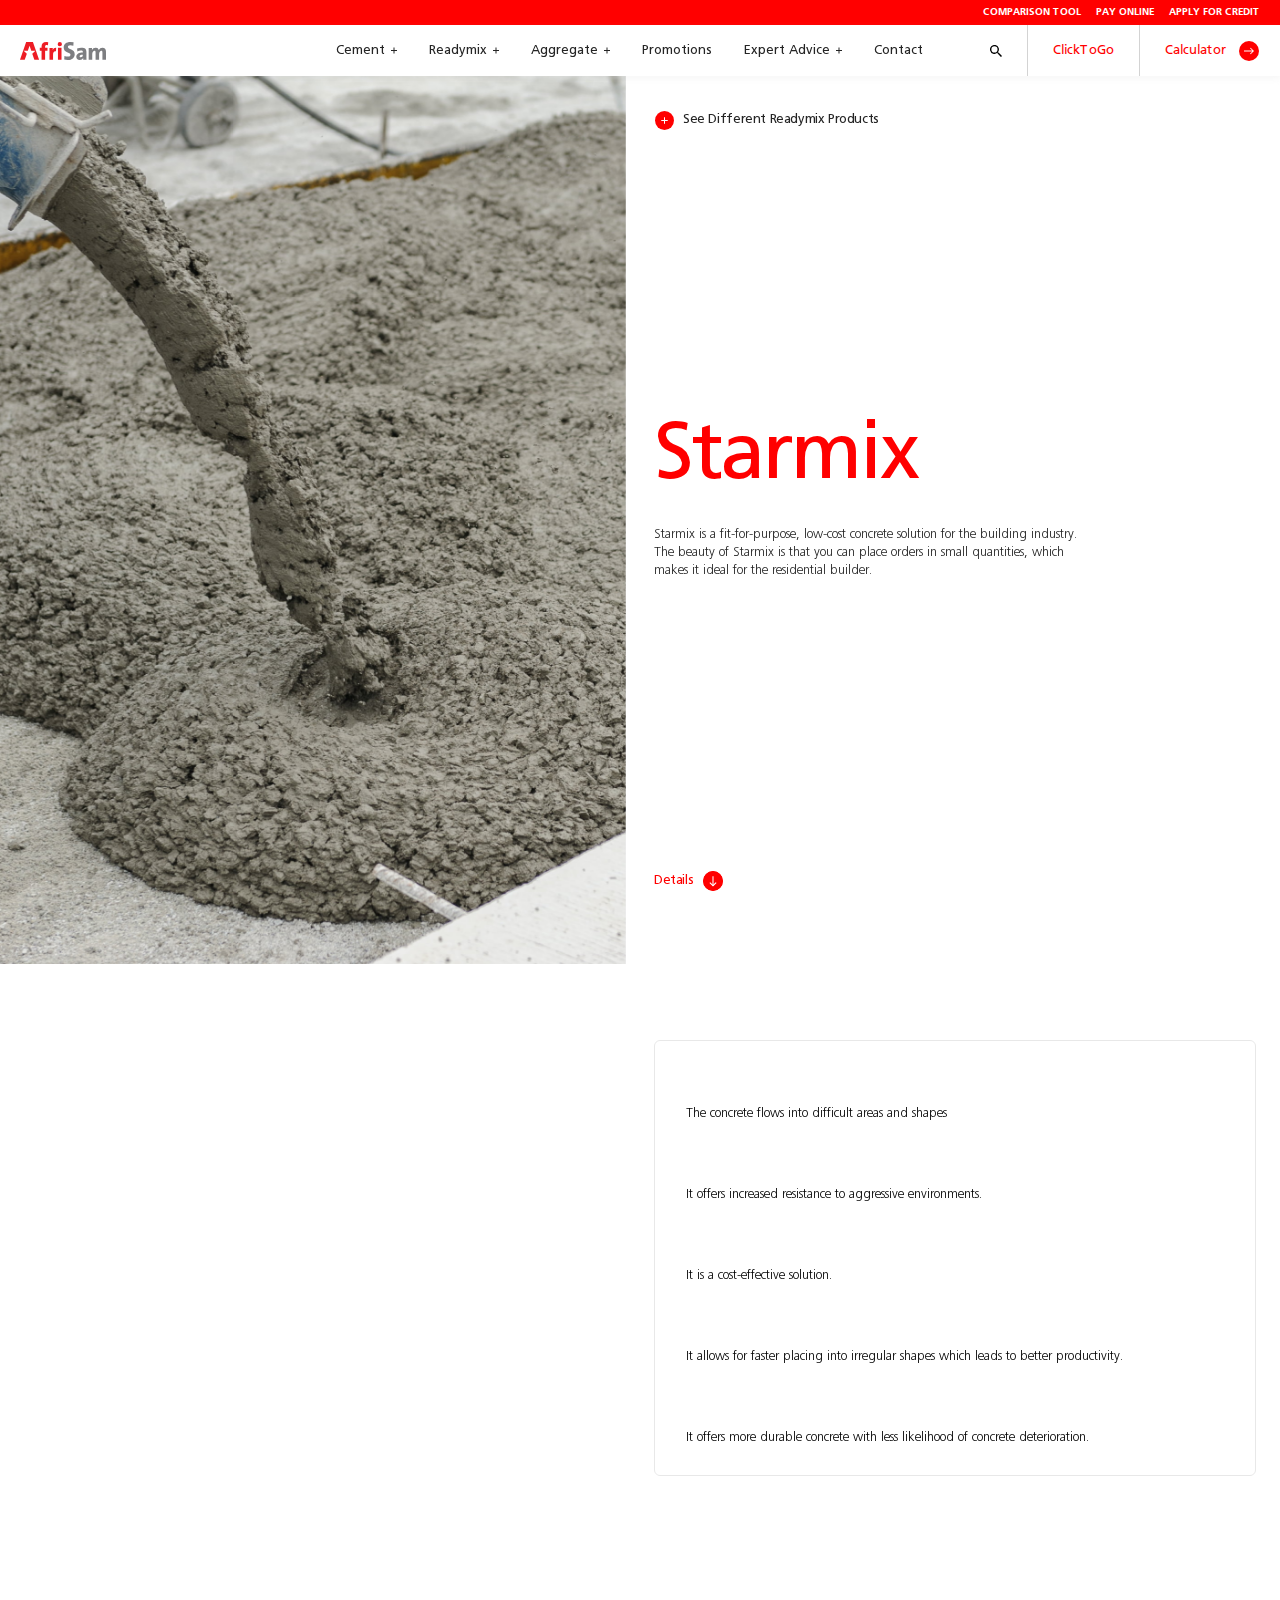
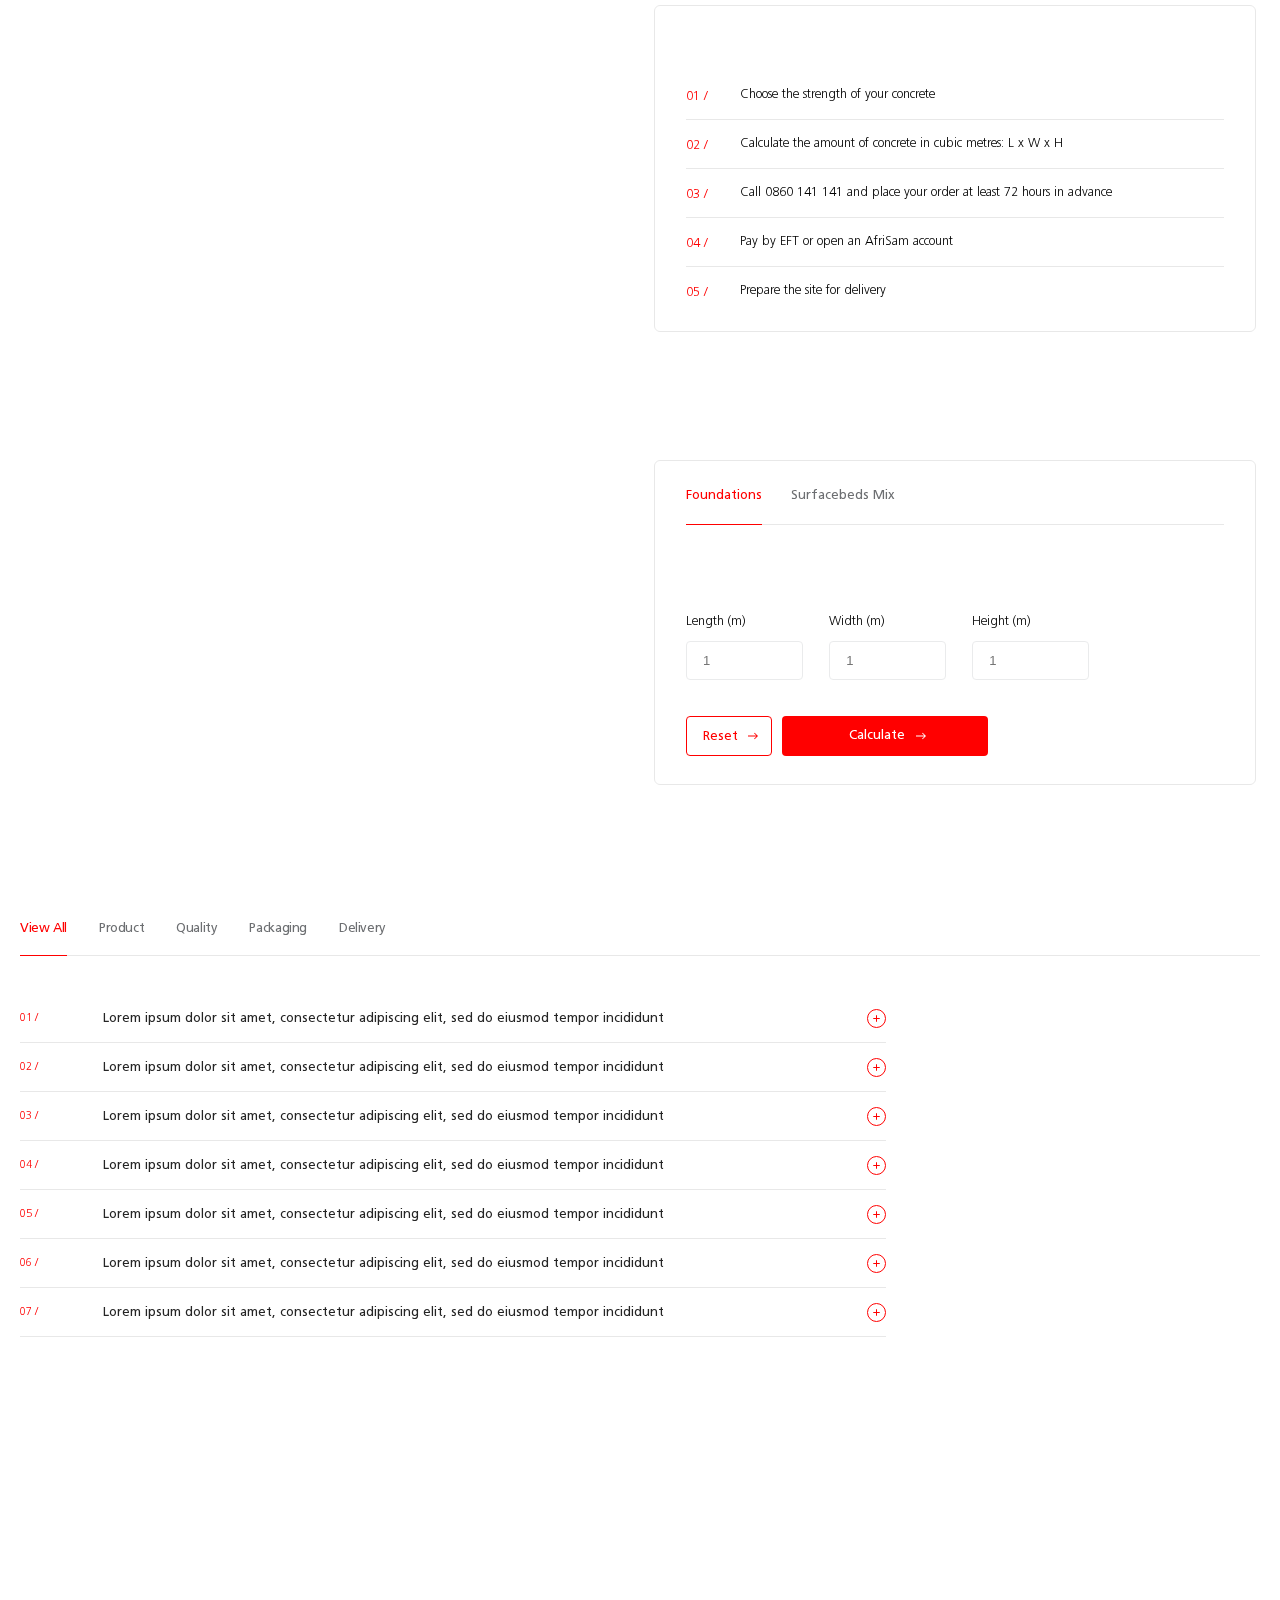
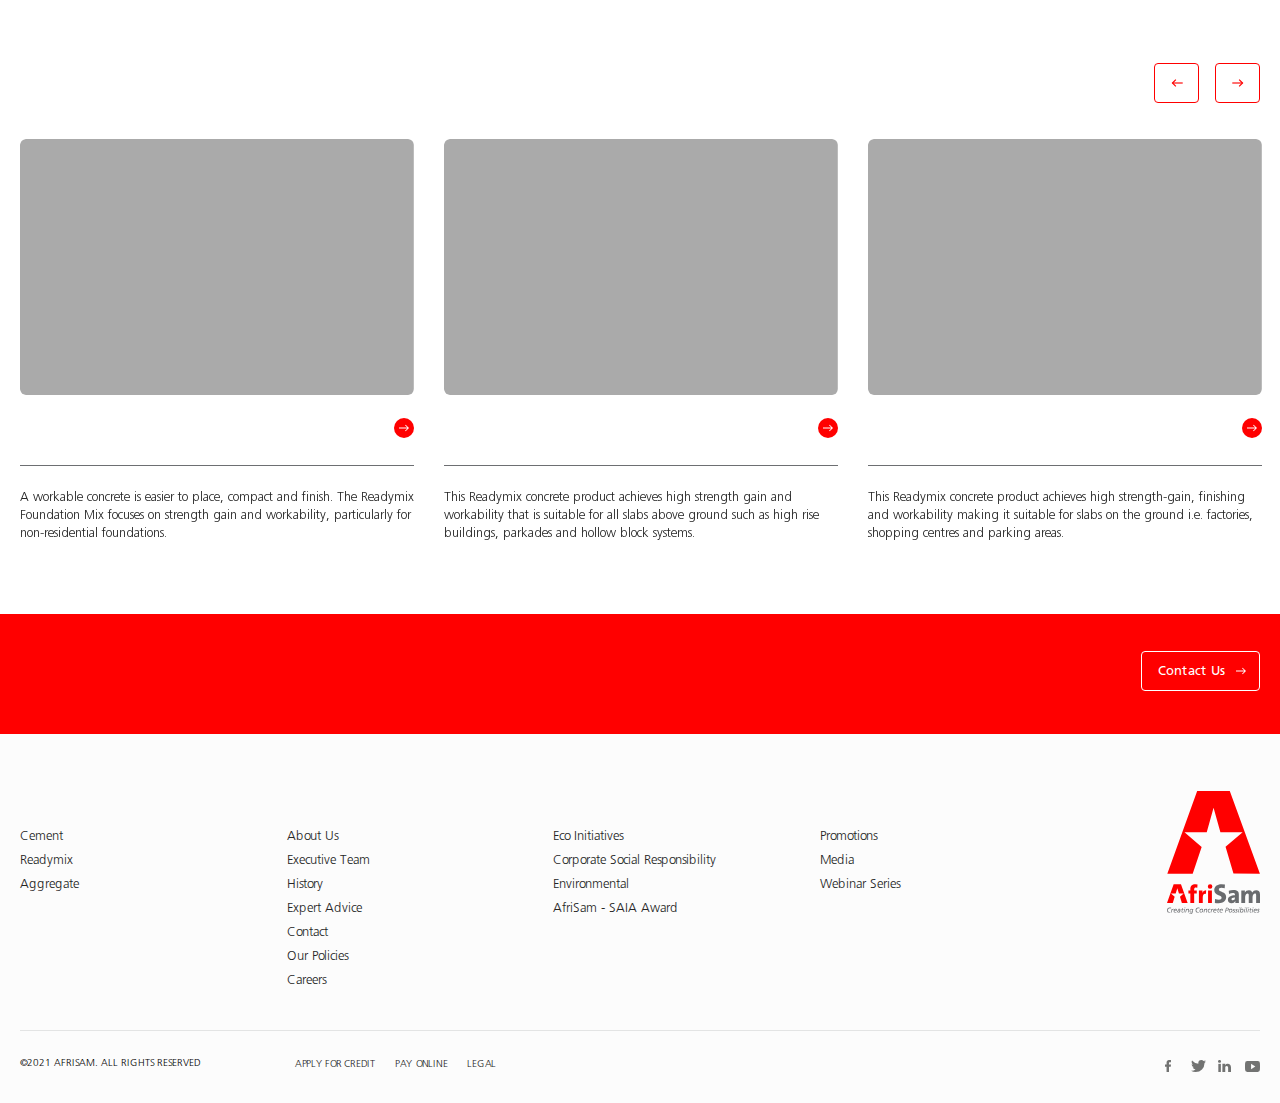
<file: readymix-product.html>
<!DOCTYPE html>
<html lang="en" id="js-scroll">

<head>
    <meta charset="utf-8">
    <meta name="viewport" content="width=device-width, minimum-scale=1.0, maximum-scale=1.0, initial-scale=1.0, user-scalable=no">
    <meta name="format-detection" content="telephone=no">
    <title>AfriSam | Readymix Product </title>
    
    <link rel="icon" href="favicon/favicon.png" type="image/png" sizes="32x32">
    <link type="text/css" rel="stylesheet" href="css/slick-theme.min.css">
    <link type="text/css" rel="stylesheet" href="css/slick.min.css">
    <link type="text/css" rel="stylesheet" href="css/glider.min.css">
    <link type="text/css" rel="stylesheet" href="css/style.css">
</head>

<body>
    <main class="main-wrap">
        <!-- Beginning header section -->
        <header class="main-header-section">
            <div class="header-subnav red-bg">
                <div class="common-wrap clear">

                    <ul>
                        <li><a href="#">Comparison Tool</a></li>
                        <li><a href="#">Pay Online</a></li>
                        <li><a href="#">Apply for Credit</a></li>
                    </ul>
                </div>
            </div>
            <div class="main-header">
                <div class="common-wrap clear ">
                    <div class="header-inner">
                        <div class="logo-wrap">
                            <div class="main-logo">
                                <a href="index.html" class="logo"><img src="svgs/main-logo.svg" alt=""></a>
                            </div>
                            <div class="search-trigger">
                                <figure>
                                    <img src="svgs/ic-search.svg" alt="">
                                    <img src="svgs/ic_search.svg" alt="">
                                </figure>
                            </div>
                            <div class="phone-nav" id="phone-nav">
                                <div></div>
                            </div>
                        </div>
                        <div class="nav-wrap ">
                            <div class="nav-wrap-inner">

                                <nav class="main-nav">
                                    <ul>
                                        <li><a href="cement.html">Cement</a>

                                            <div class="sub-menu">
                                                <div class="sub-menu-innar flex-box">
                                                    <div class="common-wrap clear  flex-box">
                                                        <div class="sub-menu-content">
                                                            <h3>Cement</h3>
                                                            <ul>
                                                                <li><a href="cement.html">Complete Range <em>(10)</em></a>
                                                                    
                                                                </li>
                                                                <li><a href="cement.html">Cement <em>(6)</em></a>
                                                                    <div class="sub-sub-nav">
                                                                        <ul>
                                                                            <li><a href="product.html">All Purpose Cement</a></li>
                                                                            <li><a href="product.html">High Strength Cement</a></li>
                                                                            <li><a href="product.html">Rapid Hard Cement</a></li>
                                                                            <li><a href="product.html">Slagment</a></li>
                                                                            <li><a href="product.html">Starbuild</a></li>
                                                                            <li><a href="product.html">Roadstab Cement</a></li>
                                                                        </ul>
                                                                    </div>
                                                                </li>
                                                                <li><a href="cement.html">Premix <em>(4)</em></a>
                                                                    <div class="sub-sub-nav">
                                                                        <ul>
                                                                            <li><a href="product.html">Concrete Premix</a></li>
                                                                            <li><a href="product.html">Building Premix</a></li>
                                                                            <li><a href="product.html">Plaster Premix</a></li>
                                                                            <li><a href="product.html">Screed Premix</a></li>
                                                                        </ul>
                                                                    </div>
                                                                </li>
                                                                <li><a href="cement.html">Processes & FAQs <em>(3)</em>
                                                                    <div class="sub-sub-nav">
                                                                        <ul>
                                                                            <li><a href="product.html">Cement FAQ</a></li>
                                                                            <li><a href="product.html">C-Tech</a></li>
                                                                            <li><a href="product.html">Cement Manufacturing Process</a></li>
                                                                        </ul>
                                                                    </div>
                                                                    </a></li>
                                                            </ul>
                                                        </div>
                                                        <div class="sub-menu-thumb">
                                                            <figure>
                                                                <img src="img/submenu/nav-dropdown_img@2x.png" srcset="img/submenu/nav-dropdown_img.png 640w, img/submenu/nav-dropdown_img@2x.png 1025w, img/submenu/nav-dropdown_img@3x.png 1600w" sources="(min-width:1920px)640w, 1025w, 1600w, 100vw" alt="Hero">
                                                            </figure>
                                                        </div>
                                                    </div>
                                                </div>
                                            </div>
                                        </li>
                                        <li><a href="readymix.html">Readymix</a>
                                            <div class="sub-menu">
                                                <div class="sub-menu-innar flex-box">
                                                    <div class="common-wrap clear  flex-box">
                                                        <div class="sub-menu-content">
                                                            <h3>Readymix</h3>
                                                            <ul>
                                                                <li><a href="readymix.html">Complete Range <em>(11)</em></a>
                                                                    
                                                                </li>
                                                                <li><a href="readymix.html">General Purpose <em>(1)</em></a>
                                                                    <div class="sub-sub-nav">
                                                                        <ul>
                                                                            <li><a href="readymix-product.html">Starmix</a></li>
                                                                        </ul>
                                                                    </div>
                                                                </li>
                                                                <li><a href="readymix.html">Structural Mixes <em>(5)</em></a>
                                                                    <div class="sub-sub-nav">
                                                                        <ul>
                                                                            <li><a href="readymix-product.html">Foundation Mix</a></li>
                                                                            <li><a href="readymix-product.html">Suspended Slab Mix</a></li>
                                                                            <li><a href="readymix-product.html">Surface Bed Mix</a></li>
                                                                            <li><a href="readymix-product.html">Column Mix</a></li>
                                                                            <li><a href="readymix-product.html">Post-tension Mix</a></li>
                                                                            <li><a href="readymix-product.html">Retainer Mix</a></li>
                                                                        </ul>
                                                                    </div>
                                                                </li>
                                                                <li><a href="readymix.html">Specialised Mixes <em>(5)</em>
                                                                    <div class="sub-sub-nav">
                                                                        <ul>
                                                                            <li><a href="readymix-product.html">Flowcrete</a></li>
                                                                            <li><a href="readymix-product.html">Poolmix</a></li>
                                                                            <li><a href="readymix-product.html">Trenchcrete</a></li>
                                                                            <li><a href="readymix-product.html">Hydrafil</a></li>
                                                                        </ul>
                                                                    </div>
                                                                    </a></li>
                                                                <li><a href="readymix.html">Processes & FAQs <em>(5)</em>
                                                                    <div class="sub-sub-nav">
                                                                        <ul>
                                                                            <li><a href="readymix-product.html">Readymix FAQ</a></li>
                                                                            <li><a href="readymix-product.html">Eco Readymix</a></li>
                                                                            <li><a href="readymix-product.html">Customised Mixes</a></li>
                                                                        </ul>
                                                                    </div>
                                                                    </a></li>
                                                            </ul>
                                                        </div>
                                                        <div class="sub-menu-thumb">
                                                            <figure>
                                                                <img src="img/submenu/nav-dropdown_img@2x.png" srcset="img/submenu/nav-dropdown_img.png 640w, img/submenu/nav-dropdown_img@2x.png 1025w, img/submenu/nav-dropdown_img@3x.png 1600w" sources="(min-width:1920px)640w, 1025w, 1600w, 100vw" alt="Hero">
                                                            </figure>
                                                        </div>
                                                    </div>
                                                </div>
                                            </div>
                                        </li>
                                        <li><a href="aggregate.html">Aggregate</a>
                                            <div class="sub-menu">
                                                <div class="sub-menu-innar flex-box">
                                                    <div class="common-wrap clear  flex-box">
                                                        <div class="sub-menu-content">
                                                            <h3>Aggregate</h3>
                                                            <ul>
                                                                <li><a href="aggregate.html">Complete Range <em>(4)</em></a></li>
                                                                <li><a href="aggregate.html">Road Stone</a></li>
                                                                <li><a href="aggregate.html">Concrete Aggregate</a></li>
                                                                <li><a href="aggregate.html">Road Layer Works</a></li>
                                                                <li><a href="aggregate.html">Speciality Aggregate</a></li>
                                                                <li><a href="aggregate.html">Aggregate FAQs</a></li>
                                                            </ul>
                                                        </div>
                                                        <div class="sub-menu-thumb">
                                                            <figure>
                                                                <img src="img/submenu/nav-dropdown_img@2x.png" srcset="img/submenu/nav-dropdown_img.png 640w, img/submenu/nav-dropdown_img@2x.png 1025w, img/submenu/nav-dropdown_img@3x.png 1600w" sources="(min-width:1920px)640w, 1025w, 1600w, 100vw" alt="Hero">
                                                            </figure>
                                                        </div>
                                                    </div>
                                                </div>
                                            </div>
                                        </li>
                                        <li><a href="#">Promotions</a></li>
                                        <li><a href="expert-advice.html">Expert Advice</a>
                                            <div class="sub-menu">
                                                <div class="sub-menu-innar flex-box">
                                                    <div class="common-wrap clear flex-box">
                                                        <div class="sub-menu-content">
                                                            <h3>Expert advice</h3>
                                                            <ul>
                                                                <li><a href="expert-advice.html">How To Guides <em>(10)</em></a>
                                                                    
                                                                </li>
                                                                <li><a href="expert-advice.html">Design & Build Trends <em>(6)</em></a>
                                                                    
                                                                </li>
                                                                <li><a href="expert-advice.html">Inspiration Pieces <em>(4)</em></a>
                                                                    
                                                                </li>
                                                                <li><a href="ethought-leadership.html">Thought Leadership <em>(3)</em>
                                                                    
                                                                    </a></li>
                                                            </ul>
                                                        </div>
                                                        <div class="sub-menu-thumb">
                                                            <figure>
                                                                <img src="img/submenu/nav-dropdown_img@2x.png" srcset="img/submenu/nav-dropdown_img.png 640w, img/submenu/nav-dropdown_img@2x.png 1025w, img/submenu/nav-dropdown_img@3x.png 1600w" sources="(min-width:1920px)640w, 1025w, 1600w, 100vw" alt="Hero">
                                                            </figure>
                                                        </div>
                                                    </div>
                                                </div>
                                            </div>
                                        </li>
                                        <li><a href="#">Contact</a></li>
                                    </ul>
                                    <div class="subnav-apply-credit">
                                        <ul>
                                            <li><a href="#">Comparison Tool</a></li>
                                            <li><a href="#">Pay Online</a></li>
                                            <li><a href="#">Apply for Credit</a></li>
                                        </ul>
                                    </div>
                                </nav>
                                <nav class="sidenav-nav">
                                    <ul>
                                        <li class="search-icon"><a href="#">
                                            <img src="svgs/ic-search.svg" alt="">
                                            <img src="svgs/ic_search.svg" alt="">
                                            </a></li>
                                        <li><a href="#">ClickToGo</a></li>
                                        <li><a href="calculator.html">Calculator
                                            <div class="circle-btn">
                                                <figure class="cta-rect-circle">
                                                    <img src="svgs/ic-plain-white-right-arrow.svg" alt="">
                                                </figure>
                                                <figure class="cta-rect-circle-animate">
                                                    <img src="svgs/ic-plain-white-right-arrow.svg" alt="">
                                                </figure>
                                            </div>
                                            </a>
                                        </li>
                                    </ul>
                                </nav>
                            </div>

                        </div>
                    </div>

                </div>
            </div>
        </header>
        <!-- //End header section -->

        <!-- Beginning main content section -->
        <section class="main-content-wrap second-product readymix-product">
            <section class="scroll-nav-wrap">
                <div class="common-wrap clear">
                    <div class="scroll-nav-inner flex-box flex-vertical-align">
                        <div class="scroll-nav-slide-trigger">
                            <a href="#">Road Stone</a>
                        </div>
                        <div class="scroll-nav-link">
                            <ul>
                                <li><a href="#scroll-1">Overview</a></li>
                                <li><a href="#scroll-2">Types of Asphalt</a></li>
                                <li><a href="#scroll-3">How To Order</a></li>
                                <li><a href="#scroll-4">Calculator</a></li>
                            </ul>
                        </div>
                        <div class="circle-btn-hover scroll-nav-cta-bg flex flex-right-align">
                            <a href="calculator.html" class="btn red-bg btn-arrow">
                                Calculator

                                <div class="circle-btn">
                                    <figure class="cta-rect-circle">
                                        <img src="svgs/ic-plain-red-right-arrow.svg" alt="">
                                    </figure>
                                    <figure class="cta-rect-circle-animate">
                                        <img src="svgs/ic-plain-red-right-arrow.svg" alt="">
                                    </figure>
                                </div>

                            </a>
                        </div>
                    </div>
                </div>
            </section>
            
            <section class="product-content-wrap">
                <div class="single-product-wrap section-scroll" id="scroll-1">
                    <div class="common-wrap clear">
                        <div class="single-product-inner flex flex-top-align">
                            <aside class="product-sidebar position-sticky flex flex-horizontal-align flex-vertical-align">
                                <figure>
                                    <img src="img/readymix-product/product-img@2x.jpg" srcset="img/readymix-product/product-img.jpg 640w, img/readymix-product/product-img@2x.jpg 1025w, img/readymix-product/product-img@3x.jpg 1600w" sources="(min-width:1920px)640w, 1025w, 1600w, 100vw" alt="Hero">
                                </figure>
                            </aside>
                            <div class="single-product-right">
                                <div class="see-different-products">
                                    <a href="#">See Different Readymix Products</a>
                                </div>
                                <div class="single-product-intro">
                                    <h1>Starmix</h1>
                                    <p>Starmix is a fit-for-purpose, low-cost concrete solution for the building industry. The beauty of Starmix is that you can place orders in small quantities, which makes it ideal for the residential builder.</p>
                                    <!-- <div class="download-guide-btn">
                                        <a href="#" class="btn red-bg btn-download ">
                                            <span>Download Guide</span>
                                            <div class="download-btn">
                                                <figure class="cta-rect-download">
                                                    <img src="svgs/ic-white-download.svg" alt="">
                                                </figure>
                                                <figure class="cta-rect-download-animate">
                                                    <img src="svgs/ic-white-download.svg" alt="">
                                                </figure>
                                            </div>
                                        </a>
                                    </div> -->
                                    
                                </div>
                                <div class="scroll-bottom-btn mb-31">
                                    <a href="#scroll-section" class="btn btn-download details-btn">
                                        <span>Details</span>
                                        <div class="download-btn">
                                            <figure class="cta-rect-download">
                                                <img src="svgs/ic-red-arrow-down.svg" alt="">
                                            </figure>
                                            <figure class="cta-rect-download-animate">
                                                <img src="svgs/ic-red-arrow-down.svg" alt="">
                                            </figure>
                                        </div>
                                    </a>
                                </div>
                                <div class="single-product-item-wrap flex" id="scroll-section">
                                    <div class="single-product-item section-scroll" id="scroll-2">
                                        <div class="single-product-title">
                                            <h3>Features and Benefits</h3>
                                        </div>
                                        <div class="single-product-item-content flex">
                                            <div class="single-product-content">
                                                <h4>Flexible:</h4>
                                                <p>The concrete flows into difficult areas and shapes</p>
                                            </div>
                                            <div class="single-product-content">
                                                <h4>Resistance:</h4>
                                                <p>It offers increased resistance to aggressive environments.</p>
                                            </div>
                                            <div class="single-product-content">
                                                <h4>Cost-effective:</h4>
                                                <p>It is a cost-effective solution.</p>
                                            </div>
                                            <div class="single-product-content">
                                                <h4>Increased productivity:</h4>
                                                <p>It allows for faster placing into irregular shapes which leads to better productivity.</p>
                                            </div>
                                            <div class="single-product-content">
                                                <h4>Durable: </h4>
                                                <p>It offers more durable concrete with less likelihood of concrete deterioration.</p>
                                            </div>
                                        </div>
                                    </div>
                                    <div class="single-product-item applications section-scroll pt-71" id="scroll-3">
                                        <div class="single-product-title mb-26">
                                            <h3>How To Order</h3>
                                        </div>
                                        <div class="single-product-item-content flex">
                                            <div class="single-product-content">
                                                <h4>Follow the few simple steps below</h4>
                                            </div>
                                            <div class="single-product-content">
                                                <ul>
                                                    <li>Choose the strength of your concrete</li>
                                                    <li>Calculate the amount of concrete in cubic metres:  L x W x H</li>
                                                    <li>Call 0860 141 141 and place your order at least 72 hours in advance</li>
                                                    <li>Pay by EFT or open an AfriSam account</li>
                                                    <li>Prepare the site for delivery</li>
                                                </ul>
                                            </div>
                                        </div>

                                    </div>
                                    <div class="single-product-item calculator section-scroll pt-70" id="scroll-4">
                                        <div class="single-product-title mb-26">
                                            <h3>Calculator</h3>
                                        </div>
                                        <div class="single-product-item-content flex">
                                            <div class="calculator-tab-wrap">
                                                <div class="calculator-tab-trigger">
                                                    <em>Foundations</em>
                                                    <ul>
                                                        <li><a href="#calculator-1">Foundations</a></li>
                                                        <li><a href="#calculator-2">Surfacebeds Mix</a></li>
                                                    </ul>
                                                </div>
                                                <div class="calculator-tab-content-wrap">
                                                    <div class="calculator-tab-content" id="calculator-1">
                                                        <div class="calculator-tab-row-wrap flex">
                                                            <div class="calculator-tab-row flex">
                                                                <h4>Details</h4>
                                                                <div class="calculator-tab-row-item flex-box">
                                                                    <div class="calculator-tab-input">
                                                                        <label>Length (m)</label>
                                                                        <input type="text" placeholder="1">
                                                                    </div>
                                                                    <div class="calculator-tab-input">
                                                                        <label>Width (m)</label>
                                                                        <input type="text" placeholder="1">
                                                                    </div>
                                                                    <div class="calculator-tab-input">
                                                                        <label>Height (m)</label>
                                                                        <input type="text" placeholder="1">
                                                                    </div>
                                                                </div>
                                                            </div>
                                                            <div class="calculator-tab-row flex">
                                                                <div class="calculator-btn-group readymix-btn flex-box">
                                                                    
                                                                    <a href="#" class="btn transparent-red-bg btn-arrow">
                                                                        <span>Reset</span>
                                                                        <figure class="cta-rect-arrow-right__arrow">
                                                                            <img src="svgs/ic-plain-red-right-arrow.svg" alt="">
                                                                        </figure>
                                                                        <figure class="cta-rect-arrow-right__arrow-hover">
                                                                            <img src="svgs/ic-plain-red-right-arrow.svg" alt="">
                                                                        </figure>
                                                                    </a>
                                                                    <a href="#" class="btn red-bg btn-arrow calculator-btn">
                                                                        <span>Calculate</span>
                                                                        <figure class="cta-rect-arrow-right__arrow">
                                                                            <img src="svgs/ic-plain-white-right-arrow.svg" alt="">
                                                                        </figure>
                                                                        <figure class="cta-rect-arrow-right__arrow-hover">
                                                                            <img src="svgs/ic-plain-white-right-arrow.svg" alt="">
                                                                        </figure>
                                                                    </a>
                                                                </div>
                                                            </div>
                                                        </div>
                                                        <div class="calculator-tab-row-wrap flex calculator-result-row">
                                                            <div class="calculator-tab-row flex">
                                                                <h4>Calculation Results</h4>
                                                                <div class="calculator-result-wrap">
                                                                    <label>Number of Masonary Units (bricks / blocks)</label>
                                                                    <div class="results-item flex-box flex-vertical-align">
                                                                        <div class="results-item-number"> 113 </div>
                                                                        <div class="results-item-unit"> Each </div>
                                                                    </div>
                                                                </div>
                                                                <div class="calculator-result-wrap">
                                                                    <label>All Purpose Cement 42,5N (50kg)</label>
                                                                    <div class="results-item flex-box flex-vertical-align">
                                                                        <div class="results-item-number">0.55</div>
                                                                        <div class="results-item-unit">Bags</div>
                                                                    </div>
                                                                </div>
                                                                <div class="calculator-result-wrap">
                                                                    <label>Building Sand (pitsand)</label>
                                                                    <div class="results-item flex-box flex-vertical-align">
                                                                        <div class="results-item-number">0.08</div>
                                                                        <div class="results-item-unit">m3</div>
                                                                    </div>
                                                                </div>
                                                                <div class="calculator-result-wrap">
                                                                    <div class="calculator-btn-group flex-box no-margin">
                                                                        <a href="#" class="btn red-bg btn-download ">
                                                                            <span>Download PDF</span>
                                                                            <div class="download-btn">
                                                                                <figure class="cta-rect-download">
                                                                                    <img src="svgs/ic-white-download.svg" alt="">
                                                                                </figure>
                                                                                <figure class="cta-rect-download-animate">
                                                                                    <img src="svgs/ic-white-download.svg" alt="">
                                                                                </figure>
                                                                            </div>
                                                                        </a>
                                                                        <a href="#" class="btn transparent-red-bg btn-arrow">
                                                                            <span>Reset</span>
                                                                            <figure class="cta-rect-arrow-right__arrow">
                                                                                <img src="svgs/ic-plain-red-right-arrow.svg" alt="">
                                                                            </figure>
                                                                            <figure class="cta-rect-arrow-right__arrow-hover">
                                                                                <img src="svgs/ic-plain-red-right-arrow.svg" alt="">
                                                                            </figure>
                                                                        </a>
                                                                    </div>
                                                                </div>
                                                            </div>
                                                        </div>
                                                    </div>
                                                    <div class="calculator-tab-content" id="calculator-2">
                                                        <div class="calculator-tab-row-wrap flex">
                                                            <div class="calculator-tab-row flex">
                                                                <h4>Details</h4>
                                                                <div class="calculator-tab-row-item flex-box">
                                                                    <div class="calculator-tab-input">
                                                                        <label>Length (m)</label>
                                                                        <input type="text" placeholder="1">
                                                                    </div>
                                                                    <div class="calculator-tab-input">
                                                                        <label>Width (m)</label>
                                                                        <input type="text" placeholder="1">
                                                                    </div>
                                                                    <div class="calculator-tab-input">
                                                                        <label>Height (m)</label>
                                                                        <input type="text" placeholder="1">
                                                                    </div>
                                                                </div>
                                                            </div>
                                                            <div class="calculator-tab-row flex">
                                                                <div class="calculator-btn-group flex-box">
                                                                    
                                                                    <a href="#" class="btn transparent-red-bg btn-arrow">
                                                                        <span>Reset</span>
                                                                        <figure class="cta-rect-arrow-right__arrow">
                                                                            <img src="svgs/ic-plain-red-right-arrow.svg" alt="">
                                                                        </figure>
                                                                        <figure class="cta-rect-arrow-right__arrow-hover">
                                                                            <img src="svgs/ic-plain-red-right-arrow.svg" alt="">
                                                                        </figure>
                                                                    </a>
                                                                    <a href="#" class="btn red-bg btn-arrow calculator-btn">
                                                                        <span>Calculate</span>
                                                                        <figure class="cta-rect-arrow-right__arrow">
                                                                            <img src="svgs/ic-plain-white-right-arrow.svg" alt="">
                                                                        </figure>
                                                                        <figure class="cta-rect-arrow-right__arrow-hover">
                                                                            <img src="svgs/ic-plain-white-right-arrow.svg" alt="">
                                                                        </figure>
                                                                    </a>
                                                                </div>
                                                            </div>
                                                        </div>
                                                        <div class="calculator-tab-row-wrap flex calculator-result-row">
                                                            <div class="calculator-tab-row flex">
                                                                <h4>Calculation Results</h4>
                                                                <div class="calculator-result-wrap">
                                                                    <label>Number of Masonary Units (bricks / blocks)</label>
                                                                    <div class="results-item flex-box flex-vertical-align">
                                                                        <div class="results-item-number"> 113 </div>
                                                                        <div class="results-item-unit"> Each </div>
                                                                    </div>
                                                                </div>
                                                                <div class="calculator-result-wrap">
                                                                    <label>All Purpose Cement 42,5N (50kg)</label>
                                                                    <div class="results-item flex-box flex-vertical-align">
                                                                        <div class="results-item-number">0.55</div>
                                                                        <div class="results-item-unit">Bags</div>
                                                                    </div>
                                                                </div>
                                                                <div class="calculator-result-wrap">
                                                                    <label>Building Sand (pitsand)</label>
                                                                    <div class="results-item flex-box flex-vertical-align">
                                                                        <div class="results-item-number">0.08</div>
                                                                        <div class="results-item-unit">m3</div>
                                                                    </div>
                                                                </div>
                                                                <div class="calculator-result-wrap">
                                                                    <div class="calculator-btn-group flex-box no-margin">
                                                                        <a href="#" class="btn red-bg btn-download ">
                                                                            <span>Download PDF</span>
                                                                            <div class="download-btn">
                                                                                <figure class="cta-rect-download">
                                                                                    <img src="svgs/ic-white-download.svg" alt="">
                                                                                </figure>
                                                                                <figure class="cta-rect-download-animate">
                                                                                    <img src="svgs/ic-white-download.svg" alt="">
                                                                                </figure>
                                                                            </div>
                                                                        </a>
                                                                        <a href="#" class="btn transparent-red-bg btn-arrow">
                                                                            <span>Reset</span>
                                                                            <figure class="cta-rect-arrow-right__arrow">
                                                                                <img src="svgs/ic-plain-red-right-arrow.svg" alt="">
                                                                            </figure>
                                                                            <figure class="cta-rect-arrow-right__arrow-hover">
                                                                                <img src="svgs/ic-plain-red-right-arrow.svg" alt="">
                                                                            </figure>
                                                                        </a>
                                                                    </div>
                                                                </div>
                                                            </div>
                                                        </div>
                                                    </div>
                                                </div>
                                            </div>
                                        </div>

                                    </div>
                                </div>
                            </div>
                        </div>
                    </div>
                </div>
            </section>

            <section class="faq-wrap ">
                <div class="common-wrap clear">
                    <div class="faq-inner">
                        <div class="faq-title">
                            <h3>FAQ</h3>
                        </div>
                        <div class="faq-tab-wrap">
                            <div class="faq-tab-trigger">
                                <ul>
                                    <li><a href="#faq-tab-1">View All</a></li>
                                    <li><a href="#faq-tab-2">Product</a></li>
                                    <li><a href="#faq-tab-3">Quality</a></li>
                                    <li><a href="#faq-tab-4">Packaging</a></li>
                                    <li><a href="#faq-tab-5">Delivery</a></li>
                                </ul>
                            </div>
                            <div class="faq-tab-content-wrap">
                                <div class="faq-tab-content" id="faq-tab-1">
                                    <ul>
                                        <li><a href="#">Lorem ipsum dolor sit amet, consectetur adipiscing elit, sed do eiusmod tempor incididunt</a>
                                            <div class="faq-accordion">
                                                <p>Lorem ipsum dolor sit amet, consectetur adipiscing elit, sed do eiusmod tempor incididunt ut labore et dolore magna aliqua. Ut enim ad minim veniam. Lorem ipsum dolor sit amet, consectetur adipiscing elit, sed do eiusmod tempor incididunt ut labore et dolore magna aliqua. Ut enim ad minim veniam. Lorem ipsum dolor sit amet, consectetur adipiscing elit, sed do eiusmod tempor incididunt ut labore et dolore magna aliqua. Ut enim ad minim veniam. Lorem ipsum dolor sit amet, consectetur adipiscing elit, sed do eiusmod tempor incididunt ut labore et dolore magna aliqua. Ut enim ad minim veniam. </p>
                                            </div>
                                        </li>
                                        <li><a href="#">Lorem ipsum dolor sit amet, consectetur adipiscing elit, sed do eiusmod tempor incididunt</a>
                                            <div class="faq-accordion">
                                                
                                                <p>Lorem ipsum dolor sit amet, consectetur adipiscing elit, sed do eiusmod tempor incididunt ut labore et dolore magna aliqua. Ut enim ad minim veniam. Lorem ipsum dolor sit amet, consectetur adipiscing elit, sed do eiusmod tempor incididunt ut labore et dolore magna aliqua. Ut enim ad minim veniam. Lorem ipsum dolor sit amet, consectetur adipiscing elit, sed do eiusmod tempor incididunt ut labore et dolore magna aliqua. Ut enim ad minim veniam. Lorem ipsum dolor sit amet, consectetur adipiscing elit, sed do eiusmod tempor incididunt ut labore et dolore magna aliqua. Ut enim ad minim veniam. </p>
                                            </div>
                                        </li>
                                        <li><a href="#">Lorem ipsum dolor sit amet, consectetur adipiscing elit, sed do eiusmod tempor incididunt</a>
                                            <div class="faq-accordion">
                                                
                                                <p>Lorem ipsum dolor sit amet, consectetur adipiscing elit, sed do eiusmod tempor incididunt ut labore et dolore magna aliqua. Ut enim ad minim veniam. Lorem ipsum dolor sit amet, consectetur adipiscing elit, sed do eiusmod tempor incididunt ut labore et dolore magna aliqua. Ut enim ad minim veniam. Lorem ipsum dolor sit amet, consectetur adipiscing elit, sed do eiusmod tempor incididunt ut labore et dolore magna aliqua. Ut enim ad minim veniam. Lorem ipsum dolor sit amet, consectetur adipiscing elit, sed do eiusmod tempor incididunt ut labore et dolore magna aliqua. Ut enim ad minim veniam. </p>
                                            </div>
                                        </li>
                                        <li><a href="#">Lorem ipsum dolor sit amet, consectetur adipiscing elit, sed do eiusmod tempor incididunt</a>
                                            <div class="faq-accordion">
                                                
                                                <p>Lorem ipsum dolor sit amet, consectetur adipiscing elit, sed do eiusmod tempor incididunt ut labore et dolore magna aliqua. Ut enim ad minim veniam. Lorem ipsum dolor sit amet, consectetur adipiscing elit, sed do eiusmod tempor incididunt ut labore et dolore magna aliqua. Ut enim ad minim veniam. Lorem ipsum dolor sit amet, consectetur adipiscing elit, sed do eiusmod tempor incididunt ut labore et dolore magna aliqua. Ut enim ad minim veniam. Lorem ipsum dolor sit amet, consectetur adipiscing elit, sed do eiusmod tempor incididunt ut labore et dolore magna aliqua. Ut enim ad minim veniam. </p>
                                            </div>
                                        </li>
                                        <li><a href="#">Lorem ipsum dolor sit amet, consectetur adipiscing elit, sed do eiusmod tempor incididunt</a>
                                            <div class="faq-accordion">
                                                
                                                <p>Lorem ipsum dolor sit amet, consectetur adipiscing elit, sed do eiusmod tempor incididunt ut labore et dolore magna aliqua. Ut enim ad minim veniam. Lorem ipsum dolor sit amet, consectetur adipiscing elit, sed do eiusmod tempor incididunt ut labore et dolore magna aliqua. Ut enim ad minim veniam. Lorem ipsum dolor sit amet, consectetur adipiscing elit, sed do eiusmod tempor incididunt ut labore et dolore magna aliqua. Ut enim ad minim veniam. Lorem ipsum dolor sit amet, consectetur adipiscing elit, sed do eiusmod tempor incididunt ut labore et dolore magna aliqua. Ut enim ad minim veniam. </p>
                                            </div>
                                        </li>
                                        <li><a href="#">Lorem ipsum dolor sit amet, consectetur adipiscing elit, sed do eiusmod tempor incididunt</a>
                                            <div class="faq-accordion">
                                                
                                                <p>Lorem ipsum dolor sit amet, consectetur adipiscing elit, sed do eiusmod tempor incididunt ut labore et dolore magna aliqua. Ut enim ad minim veniam. Lorem ipsum dolor sit amet, consectetur adipiscing elit, sed do eiusmod tempor incididunt ut labore et dolore magna aliqua. Ut enim ad minim veniam. Lorem ipsum dolor sit amet, consectetur adipiscing elit, sed do eiusmod tempor incididunt ut labore et dolore magna aliqua. Ut enim ad minim veniam. Lorem ipsum dolor sit amet, consectetur adipiscing elit, sed do eiusmod tempor incididunt ut labore et dolore magna aliqua. Ut enim ad minim veniam. </p>
                                            </div>
                                        </li>
                                        <li><a href="#">Lorem ipsum dolor sit amet, consectetur adipiscing elit, sed do eiusmod tempor incididunt</a>
                                            <div class="faq-accordion">
                                                
                                                <p>Lorem ipsum dolor sit amet, consectetur adipiscing elit, sed do eiusmod tempor incididunt ut labore et dolore magna aliqua. Ut enim ad minim veniam. Lorem ipsum dolor sit amet, consectetur adipiscing elit, sed do eiusmod tempor incididunt ut labore et dolore magna aliqua. Ut enim ad minim veniam. Lorem ipsum dolor sit amet, consectetur adipiscing elit, sed do eiusmod tempor incididunt ut labore et dolore magna aliqua. Ut enim ad minim veniam. Lorem ipsum dolor sit amet, consectetur adipiscing elit, sed do eiusmod tempor incididunt ut labore et dolore magna aliqua. Ut enim ad minim veniam. </p>
                                            </div>
                                        </li>
                                    </ul>
                                </div>
                                <div class="faq-tab-content" id="faq-tab-2">
                                    <ul>
                                        <li><a href="#">Lorem ipsum dolor sit amet, consectetur adipiscing elit, sed do eiusmod tempor incididunt</a>
                                            <div class="faq-accordion">
                                                
                                                <p>Lorem ipsum dolor sit amet, consectetur adipiscing elit, sed do eiusmod tempor incididunt ut labore et dolore magna aliqua. Ut enim ad minim veniam. Lorem ipsum dolor sit amet, consectetur adipiscing elit, sed do eiusmod tempor incididunt ut labore et dolore magna aliqua. Ut enim ad minim veniam. Lorem ipsum dolor sit amet, consectetur adipiscing elit, sed do eiusmod tempor incididunt ut labore et dolore magna aliqua. Ut enim ad minim veniam. Lorem ipsum dolor sit amet, consectetur adipiscing elit, sed do eiusmod tempor incididunt ut labore et dolore magna aliqua. Ut enim ad minim veniam. </p>
                                            </div>
                                        </li>
                                        <li><a href="#">Lorem ipsum dolor sit amet, consectetur adipiscing elit, sed do eiusmod tempor incididunt</a>
                                            <div class="faq-accordion">
                                                
                                                <p>Lorem ipsum dolor sit amet, consectetur adipiscing elit, sed do eiusmod tempor incididunt ut labore et dolore magna aliqua. Ut enim ad minim veniam. Lorem ipsum dolor sit amet, consectetur adipiscing elit, sed do eiusmod tempor incididunt ut labore et dolore magna aliqua. Ut enim ad minim veniam. Lorem ipsum dolor sit amet, consectetur adipiscing elit, sed do eiusmod tempor incididunt ut labore et dolore magna aliqua. Ut enim ad minim veniam. Lorem ipsum dolor sit amet, consectetur adipiscing elit, sed do eiusmod tempor incididunt ut labore et dolore magna aliqua. Ut enim ad minim veniam. </p>
                                            </div>
                                        </li>
                                        <li><a href="#">Lorem ipsum dolor sit amet, consectetur adipiscing elit, sed do eiusmod tempor incididunt</a>
                                            <div class="faq-accordion">
                                                
                                                <p>Lorem ipsum dolor sit amet, consectetur adipiscing elit, sed do eiusmod tempor incididunt ut labore et dolore magna aliqua. Ut enim ad minim veniam. Lorem ipsum dolor sit amet, consectetur adipiscing elit, sed do eiusmod tempor incididunt ut labore et dolore magna aliqua. Ut enim ad minim veniam. Lorem ipsum dolor sit amet, consectetur adipiscing elit, sed do eiusmod tempor incididunt ut labore et dolore magna aliqua. Ut enim ad minim veniam. Lorem ipsum dolor sit amet, consectetur adipiscing elit, sed do eiusmod tempor incididunt ut labore et dolore magna aliqua. Ut enim ad minim veniam. </p>
                                            </div>
                                        </li>
                                        <li><a href="#">Lorem ipsum dolor sit amet, consectetur adipiscing elit, sed do eiusmod tempor incididunt</a>
                                            <div class="faq-accordion">
                                                
                                                <p>Lorem ipsum dolor sit amet, consectetur adipiscing elit, sed do eiusmod tempor incididunt ut labore et dolore magna aliqua. Ut enim ad minim veniam. Lorem ipsum dolor sit amet, consectetur adipiscing elit, sed do eiusmod tempor incididunt ut labore et dolore magna aliqua. Ut enim ad minim veniam. Lorem ipsum dolor sit amet, consectetur adipiscing elit, sed do eiusmod tempor incididunt ut labore et dolore magna aliqua. Ut enim ad minim veniam. Lorem ipsum dolor sit amet, consectetur adipiscing elit, sed do eiusmod tempor incididunt ut labore et dolore magna aliqua. Ut enim ad minim veniam. </p>
                                            </div>
                                        </li>
                                        <li><a href="#">Lorem ipsum dolor sit amet, consectetur adipiscing elit, sed do eiusmod tempor incididunt</a>
                                            <div class="faq-accordion">
                                                
                                                <p>Lorem ipsum dolor sit amet, consectetur adipiscing elit, sed do eiusmod tempor incididunt ut labore et dolore magna aliqua. Ut enim ad minim veniam. Lorem ipsum dolor sit amet, consectetur adipiscing elit, sed do eiusmod tempor incididunt ut labore et dolore magna aliqua. Ut enim ad minim veniam. Lorem ipsum dolor sit amet, consectetur adipiscing elit, sed do eiusmod tempor incididunt ut labore et dolore magna aliqua. Ut enim ad minim veniam. Lorem ipsum dolor sit amet, consectetur adipiscing elit, sed do eiusmod tempor incididunt ut labore et dolore magna aliqua. Ut enim ad minim veniam. </p>
                                            </div>
                                        </li>
                                        <li><a href="#">Lorem ipsum dolor sit amet, consectetur adipiscing elit, sed do eiusmod tempor incididunt</a>
                                            <div class="faq-accordion">
                                                
                                                <p>Lorem ipsum dolor sit amet, consectetur adipiscing elit, sed do eiusmod tempor incididunt ut labore et dolore magna aliqua. Ut enim ad minim veniam. Lorem ipsum dolor sit amet, consectetur adipiscing elit, sed do eiusmod tempor incididunt ut labore et dolore magna aliqua. Ut enim ad minim veniam. Lorem ipsum dolor sit amet, consectetur adipiscing elit, sed do eiusmod tempor incididunt ut labore et dolore magna aliqua. Ut enim ad minim veniam. Lorem ipsum dolor sit amet, consectetur adipiscing elit, sed do eiusmod tempor incididunt ut labore et dolore magna aliqua. Ut enim ad minim veniam. </p>
                                            </div>
                                        </li>
                                        <li><a href="#">Lorem ipsum dolor sit amet, consectetur adipiscing elit, sed do eiusmod tempor incididunt</a>
                                            <div class="faq-accordion">
                                                
                                                <p>Lorem ipsum dolor sit amet, consectetur adipiscing elit, sed do eiusmod tempor incididunt ut labore et dolore magna aliqua. Ut enim ad minim veniam. Lorem ipsum dolor sit amet, consectetur adipiscing elit, sed do eiusmod tempor incididunt ut labore et dolore magna aliqua. Ut enim ad minim veniam. Lorem ipsum dolor sit amet, consectetur adipiscing elit, sed do eiusmod tempor incididunt ut labore et dolore magna aliqua. Ut enim ad minim veniam. Lorem ipsum dolor sit amet, consectetur adipiscing elit, sed do eiusmod tempor incididunt ut labore et dolore magna aliqua. Ut enim ad minim veniam. </p>
                                            </div>
                                        </li>
                                    </ul>
                                </div>
                                <div class="faq-tab-content" id="faq-tab-3">
                                    <ul>
                                        <li><a href="#">Lorem ipsum dolor sit amet, consectetur adipiscing elit, sed do eiusmod tempor incididunt</a>
                                            <div class="faq-accordion">
                                                
                                                <p>Lorem ipsum dolor sit amet, consectetur adipiscing elit, sed do eiusmod tempor incididunt ut labore et dolore magna aliqua. Ut enim ad minim veniam. Lorem ipsum dolor sit amet, consectetur adipiscing elit, sed do eiusmod tempor incididunt ut labore et dolore magna aliqua. Ut enim ad minim veniam. Lorem ipsum dolor sit amet, consectetur adipiscing elit, sed do eiusmod tempor incididunt ut labore et dolore magna aliqua. Ut enim ad minim veniam. Lorem ipsum dolor sit amet, consectetur adipiscing elit, sed do eiusmod tempor incididunt ut labore et dolore magna aliqua. Ut enim ad minim veniam. </p>
                                            </div>
                                        </li>
                                        <li><a href="#">Lorem ipsum dolor sit amet, consectetur adipiscing elit, sed do eiusmod tempor incididunt</a>
                                            <div class="faq-accordion">
                                                
                                                <p>Lorem ipsum dolor sit amet, consectetur adipiscing elit, sed do eiusmod tempor incididunt ut labore et dolore magna aliqua. Ut enim ad minim veniam. Lorem ipsum dolor sit amet, consectetur adipiscing elit, sed do eiusmod tempor incididunt ut labore et dolore magna aliqua. Ut enim ad minim veniam. Lorem ipsum dolor sit amet, consectetur adipiscing elit, sed do eiusmod tempor incididunt ut labore et dolore magna aliqua. Ut enim ad minim veniam. Lorem ipsum dolor sit amet, consectetur adipiscing elit, sed do eiusmod tempor incididunt ut labore et dolore magna aliqua. Ut enim ad minim veniam. </p>
                                            </div>
                                        </li>
                                        <li><a href="#">Lorem ipsum dolor sit amet, consectetur adipiscing elit, sed do eiusmod tempor incididunt</a>
                                            <div class="faq-accordion">
                                                
                                                <p>Lorem ipsum dolor sit amet, consectetur adipiscing elit, sed do eiusmod tempor incididunt ut labore et dolore magna aliqua. Ut enim ad minim veniam. Lorem ipsum dolor sit amet, consectetur adipiscing elit, sed do eiusmod tempor incididunt ut labore et dolore magna aliqua. Ut enim ad minim veniam. Lorem ipsum dolor sit amet, consectetur adipiscing elit, sed do eiusmod tempor incididunt ut labore et dolore magna aliqua. Ut enim ad minim veniam. Lorem ipsum dolor sit amet, consectetur adipiscing elit, sed do eiusmod tempor incididunt ut labore et dolore magna aliqua. Ut enim ad minim veniam. </p>
                                            </div>
                                        </li>
                                        <li><a href="#">Lorem ipsum dolor sit amet, consectetur adipiscing elit, sed do eiusmod tempor incididunt</a>
                                            <div class="faq-accordion">
                                                
                                                <p>Lorem ipsum dolor sit amet, consectetur adipiscing elit, sed do eiusmod tempor incididunt ut labore et dolore magna aliqua. Ut enim ad minim veniam. Lorem ipsum dolor sit amet, consectetur adipiscing elit, sed do eiusmod tempor incididunt ut labore et dolore magna aliqua. Ut enim ad minim veniam. Lorem ipsum dolor sit amet, consectetur adipiscing elit, sed do eiusmod tempor incididunt ut labore et dolore magna aliqua. Ut enim ad minim veniam. Lorem ipsum dolor sit amet, consectetur adipiscing elit, sed do eiusmod tempor incididunt ut labore et dolore magna aliqua. Ut enim ad minim veniam. </p>
                                            </div>
                                        </li>
                                        <li><a href="#">Lorem ipsum dolor sit amet, consectetur adipiscing elit, sed do eiusmod tempor incididunt</a>
                                            <div class="faq-accordion">
                                                
                                                <p>Lorem ipsum dolor sit amet, consectetur adipiscing elit, sed do eiusmod tempor incididunt ut labore et dolore magna aliqua. Ut enim ad minim veniam. Lorem ipsum dolor sit amet, consectetur adipiscing elit, sed do eiusmod tempor incididunt ut labore et dolore magna aliqua. Ut enim ad minim veniam. Lorem ipsum dolor sit amet, consectetur adipiscing elit, sed do eiusmod tempor incididunt ut labore et dolore magna aliqua. Ut enim ad minim veniam. Lorem ipsum dolor sit amet, consectetur adipiscing elit, sed do eiusmod tempor incididunt ut labore et dolore magna aliqua. Ut enim ad minim veniam. </p>
                                            </div>
                                        </li>
                                        <li><a href="#">Lorem ipsum dolor sit amet, consectetur adipiscing elit, sed do eiusmod tempor incididunt</a>
                                            <div class="faq-accordion">
                                                
                                                <p>Lorem ipsum dolor sit amet, consectetur adipiscing elit, sed do eiusmod tempor incididunt ut labore et dolore magna aliqua. Ut enim ad minim veniam. Lorem ipsum dolor sit amet, consectetur adipiscing elit, sed do eiusmod tempor incididunt ut labore et dolore magna aliqua. Ut enim ad minim veniam. Lorem ipsum dolor sit amet, consectetur adipiscing elit, sed do eiusmod tempor incididunt ut labore et dolore magna aliqua. Ut enim ad minim veniam. Lorem ipsum dolor sit amet, consectetur adipiscing elit, sed do eiusmod tempor incididunt ut labore et dolore magna aliqua. Ut enim ad minim veniam. </p>
                                            </div>
                                        </li>
                                        <li><a href="#">Lorem ipsum dolor sit amet, consectetur adipiscing elit, sed do eiusmod tempor incididunt</a>
                                            <div class="faq-accordion">
                                                
                                                <p>Lorem ipsum dolor sit amet, consectetur adipiscing elit, sed do eiusmod tempor incididunt ut labore et dolore magna aliqua. Ut enim ad minim veniam. Lorem ipsum dolor sit amet, consectetur adipiscing elit, sed do eiusmod tempor incididunt ut labore et dolore magna aliqua. Ut enim ad minim veniam. Lorem ipsum dolor sit amet, consectetur adipiscing elit, sed do eiusmod tempor incididunt ut labore et dolore magna aliqua. Ut enim ad minim veniam. Lorem ipsum dolor sit amet, consectetur adipiscing elit, sed do eiusmod tempor incididunt ut labore et dolore magna aliqua. Ut enim ad minim veniam. </p>
                                            </div>
                                        </li>
                                    </ul>
                                </div>
                                <div class="faq-tab-content" id="faq-tab-4">
                                    <ul>
                                        <li><a href="#">Lorem ipsum dolor sit amet, consectetur adipiscing elit, sed do eiusmod tempor incididunt</a>
                                            <div class="faq-accordion">
                                                
                                                <p>Lorem ipsum dolor sit amet, consectetur adipiscing elit, sed do eiusmod tempor incididunt ut labore et dolore magna aliqua. Ut enim ad minim veniam. Lorem ipsum dolor sit amet, consectetur adipiscing elit, sed do eiusmod tempor incididunt ut labore et dolore magna aliqua. Ut enim ad minim veniam. Lorem ipsum dolor sit amet, consectetur adipiscing elit, sed do eiusmod tempor incididunt ut labore et dolore magna aliqua. Ut enim ad minim veniam. Lorem ipsum dolor sit amet, consectetur adipiscing elit, sed do eiusmod tempor incididunt ut labore et dolore magna aliqua. Ut enim ad minim veniam. </p>
                                            </div>
                                        </li>
                                        <li><a href="#">Lorem ipsum dolor sit amet, consectetur adipiscing elit, sed do eiusmod tempor incididunt</a>
                                            <div class="faq-accordion">
                                                
                                                <p>Lorem ipsum dolor sit amet, consectetur adipiscing elit, sed do eiusmod tempor incididunt ut labore et dolore magna aliqua. Ut enim ad minim veniam. Lorem ipsum dolor sit amet, consectetur adipiscing elit, sed do eiusmod tempor incididunt ut labore et dolore magna aliqua. Ut enim ad minim veniam. Lorem ipsum dolor sit amet, consectetur adipiscing elit, sed do eiusmod tempor incididunt ut labore et dolore magna aliqua. Ut enim ad minim veniam. Lorem ipsum dolor sit amet, consectetur adipiscing elit, sed do eiusmod tempor incididunt ut labore et dolore magna aliqua. Ut enim ad minim veniam. </p>
                                            </div>
                                        </li>
                                        <li><a href="#">Lorem ipsum dolor sit amet, consectetur adipiscing elit, sed do eiusmod tempor incididunt</a>
                                            <div class="faq-accordion">
                                                
                                                <p>Lorem ipsum dolor sit amet, consectetur adipiscing elit, sed do eiusmod tempor incididunt ut labore et dolore magna aliqua. Ut enim ad minim veniam. Lorem ipsum dolor sit amet, consectetur adipiscing elit, sed do eiusmod tempor incididunt ut labore et dolore magna aliqua. Ut enim ad minim veniam. Lorem ipsum dolor sit amet, consectetur adipiscing elit, sed do eiusmod tempor incididunt ut labore et dolore magna aliqua. Ut enim ad minim veniam. Lorem ipsum dolor sit amet, consectetur adipiscing elit, sed do eiusmod tempor incididunt ut labore et dolore magna aliqua. Ut enim ad minim veniam. </p>
                                            </div>
                                        </li>
                                        <li><a href="#">Lorem ipsum dolor sit amet, consectetur adipiscing elit, sed do eiusmod tempor incididunt</a>
                                            <div class="faq-accordion">
                                                
                                                <p>Lorem ipsum dolor sit amet, consectetur adipiscing elit, sed do eiusmod tempor incididunt ut labore et dolore magna aliqua. Ut enim ad minim veniam. Lorem ipsum dolor sit amet, consectetur adipiscing elit, sed do eiusmod tempor incididunt ut labore et dolore magna aliqua. Ut enim ad minim veniam. Lorem ipsum dolor sit amet, consectetur adipiscing elit, sed do eiusmod tempor incididunt ut labore et dolore magna aliqua. Ut enim ad minim veniam. Lorem ipsum dolor sit amet, consectetur adipiscing elit, sed do eiusmod tempor incididunt ut labore et dolore magna aliqua. Ut enim ad minim veniam. </p>
                                            </div>
                                        </li>
                                        <li><a href="#">Lorem ipsum dolor sit amet, consectetur adipiscing elit, sed do eiusmod tempor incididunt</a>
                                            <div class="faq-accordion">
                                                
                                                <p>Lorem ipsum dolor sit amet, consectetur adipiscing elit, sed do eiusmod tempor incididunt ut labore et dolore magna aliqua. Ut enim ad minim veniam. Lorem ipsum dolor sit amet, consectetur adipiscing elit, sed do eiusmod tempor incididunt ut labore et dolore magna aliqua. Ut enim ad minim veniam. Lorem ipsum dolor sit amet, consectetur adipiscing elit, sed do eiusmod tempor incididunt ut labore et dolore magna aliqua. Ut enim ad minim veniam. Lorem ipsum dolor sit amet, consectetur adipiscing elit, sed do eiusmod tempor incididunt ut labore et dolore magna aliqua. Ut enim ad minim veniam. </p>
                                            </div>
                                        </li>
                                        <li><a href="#">Lorem ipsum dolor sit amet, consectetur adipiscing elit, sed do eiusmod tempor incididunt</a>
                                            <div class="faq-accordion">
                                                
                                                <p>Lorem ipsum dolor sit amet, consectetur adipiscing elit, sed do eiusmod tempor incididunt ut labore et dolore magna aliqua. Ut enim ad minim veniam. Lorem ipsum dolor sit amet, consectetur adipiscing elit, sed do eiusmod tempor incididunt ut labore et dolore magna aliqua. Ut enim ad minim veniam. Lorem ipsum dolor sit amet, consectetur adipiscing elit, sed do eiusmod tempor incididunt ut labore et dolore magna aliqua. Ut enim ad minim veniam. Lorem ipsum dolor sit amet, consectetur adipiscing elit, sed do eiusmod tempor incididunt ut labore et dolore magna aliqua. Ut enim ad minim veniam. </p>
                                            </div>
                                        </li>
                                        <li><a href="#">Lorem ipsum dolor sit amet, consectetur adipiscing elit, sed do eiusmod tempor incididunt</a>
                                            <div class="faq-accordion">
                                                
                                                <p>Lorem ipsum dolor sit amet, consectetur adipiscing elit, sed do eiusmod tempor incididunt ut labore et dolore magna aliqua. Ut enim ad minim veniam. Lorem ipsum dolor sit amet, consectetur adipiscing elit, sed do eiusmod tempor incididunt ut labore et dolore magna aliqua. Ut enim ad minim veniam. Lorem ipsum dolor sit amet, consectetur adipiscing elit, sed do eiusmod tempor incididunt ut labore et dolore magna aliqua. Ut enim ad minim veniam. Lorem ipsum dolor sit amet, consectetur adipiscing elit, sed do eiusmod tempor incididunt ut labore et dolore magna aliqua. Ut enim ad minim veniam. </p>
                                            </div>
                                        </li>
                                    </ul>
                                </div>
                                <div class="faq-tab-content" id="faq-tab-5">
                                    <ul>
                                        <li><a href="#">Lorem ipsum dolor sit amet, consectetur adipiscing elit, sed do eiusmod tempor incididunt</a>
                                            <div class="faq-accordion">
                                                
                                                <p>Lorem ipsum dolor sit amet, consectetur adipiscing elit, sed do eiusmod tempor incididunt ut labore et dolore magna aliqua. Ut enim ad minim veniam. Lorem ipsum dolor sit amet, consectetur adipiscing elit, sed do eiusmod tempor incididunt ut labore et dolore magna aliqua. Ut enim ad minim veniam. Lorem ipsum dolor sit amet, consectetur adipiscing elit, sed do eiusmod tempor incididunt ut labore et dolore magna aliqua. Ut enim ad minim veniam. Lorem ipsum dolor sit amet, consectetur adipiscing elit, sed do eiusmod tempor incididunt ut labore et dolore magna aliqua. Ut enim ad minim veniam. </p>
                                            </div>
                                        </li>
                                        <li><a href="#">Lorem ipsum dolor sit amet, consectetur adipiscing elit, sed do eiusmod tempor incididunt</a>
                                            <div class="faq-accordion">
                                                
                                                <p>Lorem ipsum dolor sit amet, consectetur adipiscing elit, sed do eiusmod tempor incididunt ut labore et dolore magna aliqua. Ut enim ad minim veniam. Lorem ipsum dolor sit amet, consectetur adipiscing elit, sed do eiusmod tempor incididunt ut labore et dolore magna aliqua. Ut enim ad minim veniam. Lorem ipsum dolor sit amet, consectetur adipiscing elit, sed do eiusmod tempor incididunt ut labore et dolore magna aliqua. Ut enim ad minim veniam. Lorem ipsum dolor sit amet, consectetur adipiscing elit, sed do eiusmod tempor incididunt ut labore et dolore magna aliqua. Ut enim ad minim veniam. </p>
                                            </div>
                                        </li>
                                        <li><a href="#">Lorem ipsum dolor sit amet, consectetur adipiscing elit, sed do eiusmod tempor incididunt</a>
                                            <div class="faq-accordion">
                                                
                                                <p>Lorem ipsum dolor sit amet, consectetur adipiscing elit, sed do eiusmod tempor incididunt ut labore et dolore magna aliqua. Ut enim ad minim veniam. Lorem ipsum dolor sit amet, consectetur adipiscing elit, sed do eiusmod tempor incididunt ut labore et dolore magna aliqua. Ut enim ad minim veniam. Lorem ipsum dolor sit amet, consectetur adipiscing elit, sed do eiusmod tempor incididunt ut labore et dolore magna aliqua. Ut enim ad minim veniam. Lorem ipsum dolor sit amet, consectetur adipiscing elit, sed do eiusmod tempor incididunt ut labore et dolore magna aliqua. Ut enim ad minim veniam. </p>
                                            </div>
                                        </li>
                                        <li><a href="#">Lorem ipsum dolor sit amet, consectetur adipiscing elit, sed do eiusmod tempor incididunt</a>
                                            <div class="faq-accordion">
                                                
                                                <p>Lorem ipsum dolor sit amet, consectetur adipiscing elit, sed do eiusmod tempor incididunt ut labore et dolore magna aliqua. Ut enim ad minim veniam. Lorem ipsum dolor sit amet, consectetur adipiscing elit, sed do eiusmod tempor incididunt ut labore et dolore magna aliqua. Ut enim ad minim veniam. Lorem ipsum dolor sit amet, consectetur adipiscing elit, sed do eiusmod tempor incididunt ut labore et dolore magna aliqua. Ut enim ad minim veniam. Lorem ipsum dolor sit amet, consectetur adipiscing elit, sed do eiusmod tempor incididunt ut labore et dolore magna aliqua. Ut enim ad minim veniam. </p>
                                            </div>
                                        </li>
                                        <li><a href="#">Lorem ipsum dolor sit amet, consectetur adipiscing elit, sed do eiusmod tempor incididunt</a>
                                            <div class="faq-accordion">
                                                
                                                <p>Lorem ipsum dolor sit amet, consectetur adipiscing elit, sed do eiusmod tempor incididunt ut labore et dolore magna aliqua. Ut enim ad minim veniam. Lorem ipsum dolor sit amet, consectetur adipiscing elit, sed do eiusmod tempor incididunt ut labore et dolore magna aliqua. Ut enim ad minim veniam. Lorem ipsum dolor sit amet, consectetur adipiscing elit, sed do eiusmod tempor incididunt ut labore et dolore magna aliqua. Ut enim ad minim veniam. Lorem ipsum dolor sit amet, consectetur adipiscing elit, sed do eiusmod tempor incididunt ut labore et dolore magna aliqua. Ut enim ad minim veniam. </p>
                                            </div>
                                        </li>
                                        <li><a href="#">Lorem ipsum dolor sit amet, consectetur adipiscing elit, sed do eiusmod tempor incididunt</a>
                                            <div class="faq-accordion">
                                                
                                                <p>Lorem ipsum dolor sit amet, consectetur adipiscing elit, sed do eiusmod tempor incididunt ut labore et dolore magna aliqua. Ut enim ad minim veniam. Lorem ipsum dolor sit amet, consectetur adipiscing elit, sed do eiusmod tempor incididunt ut labore et dolore magna aliqua. Ut enim ad minim veniam. Lorem ipsum dolor sit amet, consectetur adipiscing elit, sed do eiusmod tempor incididunt ut labore et dolore magna aliqua. Ut enim ad minim veniam. Lorem ipsum dolor sit amet, consectetur adipiscing elit, sed do eiusmod tempor incididunt ut labore et dolore magna aliqua. Ut enim ad minim veniam. </p>
                                            </div>
                                        </li>
                                        <li><a href="#">Lorem ipsum dolor sit amet, consectetur adipiscing elit, sed do eiusmod tempor incididunt</a>
                                            <div class="faq-accordion">
                                                
                                                <p>Lorem ipsum dolor sit amet, consectetur adipiscing elit, sed do eiusmod tempor incididunt ut labore et dolore magna aliqua. Ut enim ad minim veniam. Lorem ipsum dolor sit amet, consectetur adipiscing elit, sed do eiusmod tempor incididunt ut labore et dolore magna aliqua. Ut enim ad minim veniam. Lorem ipsum dolor sit amet, consectetur adipiscing elit, sed do eiusmod tempor incididunt ut labore et dolore magna aliqua. Ut enim ad minim veniam. Lorem ipsum dolor sit amet, consectetur adipiscing elit, sed do eiusmod tempor incididunt ut labore et dolore magna aliqua. Ut enim ad minim veniam. </p>
                                            </div>
                                        </li>
                                    </ul>
                                </div>
                            </div>
                        </div>
                    </div>
                </div>
            </section>
            
            <section class="category-card-wrap product-category-scroll-text related-product-scroll">
                <div class="common-wrap clear">
                    <div class="large-scroll-text-wrap">
                        <div class="large-scroll-text" speed=100>
                            <div class='scrolling-text'>
                                <h2 class="scrolling-text-content" id="scrollingText"><em> -  Related Products </em><em> -  Related Products </em><em> -  Related Products</em><em> -  Related Products </em><em> -  Related Products </em><em> -  Related Products</em><em> -  Related Products </em><em> -  Related Products </em><em> -  Related Products</em><em> -  Related Products </em><em> -  Related Products </em><em> -  Related Products</em></h2>
                            </div>
                        </div>
                    </div>
                </div>
            </section>

            <section class="product-wrap pt-78 cement-range-wrap">
                <div class="common-wrap clear">
                    <div class="product-intro">
                        <h3>Readymix Range</h3>
                        <div class="product-arrow flex-box">
                            <div class="product-arrow-prev slide-btn">
                                <div class="cta-circle-arrow-right">
                                    <figure class="cta-circle-arrow-right__arrow">
                                        <img src="svgs/ic-slider-left-btn.svg" alt="">
                                    </figure>
                                    <figure class="cta-circle-arrow-right__arrow-hover">
                                        <img src="svgs/ic-slider-left-btn.svg" alt="">
                                    </figure>
                                </div>
                            </div>
                            <div class="product-arrow-next slide-btn">
                                <div class="cta-circle-arrow-right">
                                    <figure class="cta-circle-arrow-right__arrow">
                                        <img src="svgs/ic-slider-right-btn.svg" alt="">
                                    </figure>
                                    <figure class="cta-circle-arrow-right__arrow-hover">
                                        <img src="svgs/ic-slider-right-btn.svg" alt="">
                                    </figure>
                                </div>
                            </div>
                        </div>
                        <div class="view-all-btn">
                            <a href="readymix.html" class="btn transparent-bg btn-arrow">
                                <span>View All</span>
                                <figure class="cta-rect-arrow-right__arrow">
                                    <img src="svgs/ic-plain-red-right-arrow.svg" alt="">
                                </figure>
                                <figure class="cta-rect-arrow-right__arrow-hover">
                                    <img src="svgs/ic-plain-red-right-arrow.svg" alt="">
                                </figure>
                            </a>
                        </div>
                    </div>
                    <div class="product-card-wrap zoom-image zoom-image-half flex product-slider figure-100">
                        <a href="readymix-product.html" class="product-card circle-btn-hover align-content flex">
                            <div class="product-card-inner">
                                <figure>
                                    <img src="img/readymix/readymix-product-1@2x.png" srcset="img/readymix/readymix-product-1.png 640w, img/readymix/readymix-product-1@2x.png 1025w, img/readymix/readymix-product-1@2x.png 1600w" sources="(min-width:1920px)640w, 1025w, 1600w, 100vw" alt="Hero">
                                </figure>
                                <div class="product-card-content align-content-inner">
                                    <div class="product-title">
                                        <h4>Foundation Mix</h4>
                                        <div class="circle-red">
                                            <div class="circle-btn">
                                                <figure class="cta-rect-circle">
                                                    <img src="svgs/ic-plain-white-right-arrow.svg" alt="">
                                                </figure>
                                                <figure class="cta-rect-circle-animate">
                                                    <img src="svgs/ic-plain-white-right-arrow.svg" alt="">
                                                </figure>
                                            </div>
                                        </div>
                                    </div>
                                    <div class="product-card-description">
                                        <p>A workable concrete is easier to place, compact and finish. The Readymix Foundation Mix focuses on strength gain and workability, particularly for non-residential foundations.</p>
                                    </div>
                                </div>
                            </div>
                        </a>
                        <a href="readymix-product.html" class="product-card circle-btn-hover align-content flex">
                            <div class="product-card-inner">
                                <figure>
                                    <img src="img/readymix/readymix-product-1@2x.png" srcset="img/readymix/readymix-product-1.png 640w, img/readymix/readymix-product-1@2x.png 1025w, img/readymix/readymix-product-1@2x.png 1600w" sources="(min-width:1920px)640w, 1025w, 1600w, 100vw" alt="Hero">
                                </figure>
                                <div class="product-card-content align-content-inner">
                                    <div class="product-title">
                                        <h4>Suspended Slab Mix</h4>
                                        <div class="circle-red">
                                            <div class="circle-btn">
                                                <figure class="cta-rect-circle">
                                                    <img src="svgs/ic-plain-white-right-arrow.svg" alt="">
                                                </figure>
                                                <figure class="cta-rect-circle-animate">
                                                    <img src="svgs/ic-plain-white-right-arrow.svg" alt="">
                                                </figure>
                                            </div>
                                        </div>
                                    </div>
                                    <div class="product-card-description">
                                        <p>This Readymix concrete product achieves high strength gain and workability that is suitable for all slabs above ground such as high rise buildings, parkades and hollow block systems.</p>
                                    </div>
                                </div>
                            </div>
                        </a>
                        <a href="readymix-product.html" class="product-card circle-btn-hover align-content flex">
                            <div class="product-card-inner">
                                <figure>
                                    <img src="img/readymix/readymix-product-1@2x.png" srcset="img/readymix/readymix-product-1.png 640w, img/readymix/readymix-product-1@2x.png 1025w, img/readymix/readymix-product-1@2x.png 1600w" sources="(min-width:1920px)640w, 1025w, 1600w, 100vw" alt="Hero">
                                </figure>
                                <div class="product-card-content align-content-inner">
                                    <div class="product-title">
                                        <h4>Surfacebed Mix</h4>
                                        <div class="circle-red">
                                            <div class="circle-btn">
                                                <figure class="cta-rect-circle">
                                                    <img src="svgs/ic-plain-white-right-arrow.svg" alt="">
                                                </figure>
                                                <figure class="cta-rect-circle-animate">
                                                    <img src="svgs/ic-plain-white-right-arrow.svg" alt="">
                                                </figure>
                                            </div>
                                        </div>
                                    </div>
                                    <div class="product-card-description">
                                        <p>This Readymix concrete product achieves high strength-gain, finishing and workability making it suitable for slabs on the ground i.e. factories, shopping centres and parking areas.</p>
                                    </div>
                                </div>
                            </div>
                        </a>
                        <a href="readymix-product.html" class="product-card circle-btn-hover align-content flex">
                            <div class="product-card-inner">
                                <figure>
                                    <img src="img/readymix/readymix-product-1@2x.png" srcset="img/readymix/readymix-product-1.png 640w, img/readymix/readymix-product-1@2x.png 1025w, img/readymix/readymix-product-1@2x.png 1600w" sources="(min-width:1920px)640w, 1025w, 1600w, 100vw" alt="Hero">
                                </figure>
                                <div class="product-card-content align-content-inner">
                                    <div class="product-title">
                                        <h4>All Purpose Cement</h4>
                                        <div class="circle-red">
                                            <div class="circle-btn">
                                                <figure class="cta-rect-circle">
                                                    <img src="svgs/ic-plain-white-right-arrow.svg" alt="">
                                                </figure>
                                                <figure class="cta-rect-circle-animate">
                                                    <img src="svgs/ic-plain-white-right-arrow.svg" alt="">
                                                </figure>
                                            </div>
                                        </div>
                                    </div>
                                    <div class="product-card-description">
                                        <p>A specially engineered superior quality cement for use in a wide variety of structural, residential, brick & block as well as masonry applications. </p>
                                    </div>
                                </div>
                            </div>
                        </a>
                        <a href="readymix-product.html" class="product-card circle-btn-hover align-content flex">
                            <div class="product-card-inner">
                                <figure>
                                    <img src="img/readymix/readymix-product-1@2x.png" srcset="img/readymix/readymix-product-1.png 640w, img/readymix/readymix-product-1@2x.png 1025w, img/readymix/readymix-product-1@2x.png 1600w" sources="(min-width:1920px)640w, 1025w, 1600w, 100vw" alt="Hero">
                                </figure>
                                <div class="product-card-content align-content-inner">
                                    <div class="product-title">
                                        <h4>High Strength Cement</h4>
                                        <div class="circle-red">
                                            <div class="circle-btn">
                                                <figure class="cta-rect-circle">
                                                    <img src="svgs/ic-plain-white-right-arrow.svg" alt="">
                                                </figure>
                                                <figure class="cta-rect-circle-animate">
                                                    <img src="svgs/ic-plain-white-right-arrow.svg" alt="">
                                                </figure>
                                            </div>
                                        </div>
                                    </div>
                                    <div class="product-card-description">
                                        <p>A specially developed composite cement for use in brick- and block-making, reservoirs, precast operations, structural concrete, shotcrete and mining operations.</p>
                                    </div>
                                </div>
                            </div>
                        </a>
                        <a href="readymix-product.html" class="product-card circle-btn-hover align-content flex">
                            <div class="product-card-inner">
                                <figure>
                                    <img src="img/readymix/readymix-product-1@2x.png" srcset="img/readymix/readymix-product-1.png 640w, img/readymix/readymix-product-1@2x.png 1025w, img/readymix/readymix-product-1@2x.png 1600w" sources="(min-width:1920px)640w, 1025w, 1600w, 100vw" alt="Hero">
                                </figure>
                                <div class="product-card-content align-content-inner">
                                    <div class="product-title">
                                        <h4>Rapid Hard Cement</h4>
                                        <div class="circle-red">
                                            <div class="circle-btn">
                                                <figure class="cta-rect-circle">
                                                    <img src="svgs/ic-plain-white-right-arrow.svg" alt="">
                                                </figure>
                                                <figure class="cta-rect-circle-animate">
                                                    <img src="svgs/ic-plain-white-right-arrow.svg" alt="">
                                                </figure>
                                            </div>
                                        </div>
                                    </div>
                                    <div class="product-card-description">
                                        <p>Ideal for use in the precast concrete industry where faster demoulding times are required, as well as for fast-track construction projects to facilitate earlier stripping of formwork, earlier bridge launching or higher sliding rates.</p>
                                    </div>
                                </div>
                            </div>
                        </a>
                    </div>
                </div>
            </section>

            <section class="contact-bar-wrap red-bg mt-50">
                <div class="common-wrap clear">
                    <div class="contact-bar-inner flex-box flex-vertical-align">
                        <h3>We would like to hear from you.</h3>
                        <div class="view-all-btn">
                            <a href="product.html" class="btn transparent-white-bg btn-arrow">
                                <span>Contact Us</span>
                                <figure class="cta-rect-arrow-right__arrow">
                                    <img src="svgs/ic-plain-white-right-arrow.svg" alt="">
                                </figure>
                                <figure class="cta-rect-arrow-right__arrow-hover">
                                    <img src="svgs/ic-plain-white-right-arrow.svg" alt="">
                                </figure>
                            </a>
                        </div>
                    </div>
                </div>
            </section>
            
                          
        </section>
        <!-- //End main content section -->

        <!-- Beginning footer section -->
        <footer class="main-footer-section">
            <div class="common-wrap clear ">
                <div class="footer-inner flex-box">
                    <div class="footer-logo order-2">
                        <a href="#">
                            <img src="svgs/footer-logo.svg" alt="">
                        </a>
                    </div>
                    <div class="footer-widget-wrap flex border-animation">
                        <div class="footer-widget">
                            <h5>Products</h5>
                            <ul>
                                <li>
                                    <a href="cement.html">Cement</a>
                                </li>
                                <li>
                                    <a href="readymix.html">Readymix</a>
                                </li>
                                <li>
                                    <a href="aggregate.html">Aggregate</a>
                                </li>
                            </ul>
                        </div>
                        <div class="footer-widget">
                            <h5>Company</h5>
                            <ul>
                                <li>
                                    <a href="about-confirmed.html">About Us</a>
                                </li>
                                <li>
                                    <a href="about-confirmed.html">Executive Team</a>
                                </li>
                                <li>
                                    <a href="history.html">History</a>
                                </li>
                                <li>
                                    <a href="expert-advice.html">Expert Advice</a>
                                </li>
                                <li>
                                    <a href="#">Contact</a>
                                </li>
                                <li>
                                    <a href="#">Our Policies</a>
                                </li>
                                <li>
                                    <a href="#">Careers</a>
                                </li>
                            </ul>
                        </div>
                        <div class="footer-widget">
                            <h5>Sustainability </h5>
                            <ul>
                                <li>
                                    <a href="#">Eco Initiatives</a>
                                </li>
                                <li>
                                    <a href="#">Corporate Social Responsibility</a>
                                </li>
                                <li>
                                    <a href="#">Environmental</a>
                                </li>
                                <li>
                                    <a href="#">AfriSam - SAIA Award</a>
                                </li>
                            </ul>
                        </div>
                        <div class="footer-widget">
                            <h5>Media </h5>
                            <ul>
                                <li>
                                    <a href="#">Promotions</a>
                                </li>
                                <li>
                                    <a href="#">Media</a>
                                </li>
                                <li>
                                    <a href="#">Webinar Series</a>
                                </li>
                            </ul>
                        </div>
                        <div class="footer-widget mobi">
                            <ul>
                                <li>
                                    <a href="#">Apply for Credit</a>
                                </li>
                                <li>
                                    <a href="#">Pay Online</a>
                                </li>
                                <li>
                                    <a href="#">Legal</a>
                                </li>
                            </ul>
                        </div>
                    </div>
                </div>
            </div>
            <div class="footer-bottom">
                <div class="common-wrap clear">
                    <div class="footer-bottom-inner flex-box">
                        <div class="footer-bottom-left flex-box border-animation">
                            <div class="footer-copyright">
                                <p>©2021 AfriSam. All rights reserved</p>

                            </div>
                            <div class="footer-extra-link">
                                <ul>
                                    <li> <a href="#">Apply for Credit</a> </li>
                                    <li> <a href="#">Pay Online</a> </li>
                                    <li> <a href="#">Legal</a> </li>
                                </ul>
                            </div>
                        </div>
                        <div class="footer-social">
                            <ul>
                                <li>
                                    <a href="#">
                                        <img class="default" src="svgs/social-facebook.svg" alt="">
                                        <img class="hoverd" src="svgs/Facebook.svg" alt="">
                                    </a>
                                </li>
                                <li>
                                    <a href="#">
                                        <img class="default" src="svgs/social-twitter.svg" alt="">
                                        <img class="hoverd" src="svgs/Twitter.svg" alt="">
                                    </a>
                                </li>
                                <li>
                                    <a href="#">
                                        <img class="default" src="svgs/social-linkedin.svg" alt="">
                                        <img class="hoverd" src="svgs/LinkedIn.svg" alt="">
                                    </a>
                                </li>
                                <li>
                                    <a href="#">
                                        <img class="default" src="svgs/social-youtube.svg" alt="">
                                        <img class="hoverd" src="svgs/Youtube.svg" alt="">
                                    </a>
                                </li>
                            </ul>
                        </div>
                    </div>
                </div>
            </div>
        </footer>
        <!-- //End main footer section -->
    </main>

   
    <div class="slide-out-wrap">
        <div class="slide-out-inner">
            <div class="slide-out-intro flex-box">
                <h4>All Readymix Products</h4>
                <div class="slide-out-cross">
                    <figure>
                        <img src="svgs/ic-close.svg" alt="">
                    </figure>
                </div>
            </div>
            <div class="slide-out-card-wrap">
                <a href="readymix-product.html" class="slide-out-card flex-box flex-vertical-align circle-btn-hover">
                    <div class="slide-out-card-thumb">
                        <figure>
                            <img src="img/aggregate-product/slide-out_card_img@2x.png" srcset="img/aggregate-product/slide-out_card_img.png 640w, img/aggregate-product/slide-out_card_img@2x.png 1025w, img/aggregate-product/slide-out_card_img@3x.png 1600w" sources="(min-width:1920px)640w, 1025w, 1600w, 100vw" alt="Hero">
                        </figure>
                    </div>
                    <div class="slide-out-card-content">
                        <h4>Starmix</h4>
                        <p>Starmix is a fit-for-purpose, low-cost concrete solution for the building industry. The beauty of Starmix is that you can place orders in small quantities, which makes it ideal for the residential builder.</p>

                            <div class="btn-arrow">
                                <h4></h4>
                                <div class="circle-red">
                                    <div class="circle-btn">
                                        <figure class="cta-rect-circle">
                                            <img src="svgs/ic-plain-white-right-arrow.svg" alt="">
                                        </figure>
                                        <figure class="cta-rect-circle-animate">
                                            <img src="svgs/ic-plain-white-right-arrow.svg" alt="">
                                        </figure>
                                    </div>
                                </div>
                            </div>

                    </div>
                </a>
                <a href="readymix-product.html" class="slide-out-card flex-box flex-vertical-align circle-btn-hover">
                    <div class="slide-out-card-thumb">
                        <figure>
                            <img src="img/aggregate-product/slide-out_card_img@2x.png" srcset="img/aggregate-product/slide-out_card_img.png 640w, img/aggregate-product/slide-out_card_img@2x.png 1025w, img/aggregate-product/slide-out_card_img@3x.png 1600w" sources="(min-width:1920px)640w, 1025w, 1600w, 100vw" alt="Hero">
                        </figure>
                    </div>
                    <div class="slide-out-card-content">
                        <h4>Structural Mixes</h4>
                        <p>Lorem ipsum dolor sit amet, consectetur adipiscing elit, sed do eiusmod tempor incididuntLorem ipsum dolor sit amet, consectetur adipiscing elit, sed do eiusmod tempor incididunt. </p>

                            <div class="btn-arrow">
                                <h4></h4>
                                <div class="circle-red">
                                    <div class="circle-btn">
                                        <figure class="cta-rect-circle">
                                            <img src="svgs/ic-plain-white-right-arrow.svg" alt="">
                                        </figure>
                                        <figure class="cta-rect-circle-animate">
                                            <img src="svgs/ic-plain-white-right-arrow.svg" alt="">
                                        </figure>
                                    </div>
                                </div>
                            </div>
 
                    </div>
                </a>
                <a href="readymix-product.html" class="slide-out-card flex-box flex-vertical-align circle-btn-hover">
                    <div class="slide-out-card-thumb">
                        <figure>
                            <img src="img/aggregate-product/slide-out_card_img@2x.png" srcset="img/aggregate-product/slide-out_card_img.png 640w, img/aggregate-product/slide-out_card_img@2x.png 1025w, img/aggregate-product/slide-out_card_img@3x.png 1600w" sources="(min-width:1920px)640w, 1025w, 1600w, 100vw" alt="Hero">
                        </figure>
                    </div>
                    <div class="slide-out-card-content">
                        <h4>Specialised Mixes</h4>
                        <p>Lorem ipsum dolor sit amet, consectetur adipiscing elit, sed do eiusmod tempor incididuntLorem ipsum dolor sit amet, consectetur adipiscing elit, sed do eiusmod tempor incididunt.</p>

                            <div class="btn-arrow">
                                <h4></h4>
                                <div class="circle-red">
                                    <div class="circle-btn">
                                        <figure class="cta-rect-circle">
                                            <img src="svgs/ic-plain-white-right-arrow.svg" alt="">
                                        </figure>
                                        <figure class="cta-rect-circle-animate">
                                            <img src="svgs/ic-plain-white-right-arrow.svg" alt="">
                                        </figure>
                                    </div>
                                </div>
                            </div>

                    </div>
                </a>
                <a href="readymix-product.html" class="slide-out-card flex-box flex-vertical-align circle-btn-hover">
                    <div class="slide-out-card-thumb">
                        <figure>
                            <img src="img/aggregate-product/slide-out_card_img@2x.png" srcset="img/aggregate-product/slide-out_card_img.png 640w, img/aggregate-product/slide-out_card_img@2x.png 1025w, img/aggregate-product/slide-out_card_img@3x.png 1600w" sources="(min-width:1920px)640w, 1025w, 1600w, 100vw" alt="Hero">
                        </figure>
                    </div>
                    <div class="slide-out-card-content">
                        <h4>Customised Mixes</h4>
                        <p>Lorem ipsum dolor sit amet, consectetur adipiscing elit, sed do eiusmod tempor incididuntLorem ipsum dolor sit amet, consectetur adipiscing elit, sed do eiusmod tempor incididunt.</p>

                            <div class="btn-arrow">
                                <h4></h4>
                                <div class="circle-red">
                                    <div class="circle-btn">
                                        <figure class="cta-rect-circle">
                                            <img src="svgs/ic-plain-white-right-arrow.svg" alt="">
                                        </figure>
                                        <figure class="cta-rect-circle-animate">
                                            <img src="svgs/ic-plain-white-right-arrow.svg" alt="">
                                        </figure>
                                    </div>
                                </div>
                            </div>

                    </div>
                </a>
            </div>
        </div>
    </div>
   <div class="fade-dark-overlay"></div>
   
    <script type="text/javascript" src="js/jquery-3.5.1.min.js"></script>
    <script type="text/javascript" src="js/slick.min.js"></script>
    <script type="text/javascript" src="js/headroom.js"></script>
    <script type="text/javascript" src="js/glider.min.js"></script>
    <script type="text/javascript" src="js/common-scripts.js" defer></script>
</body>

</html>
</file>
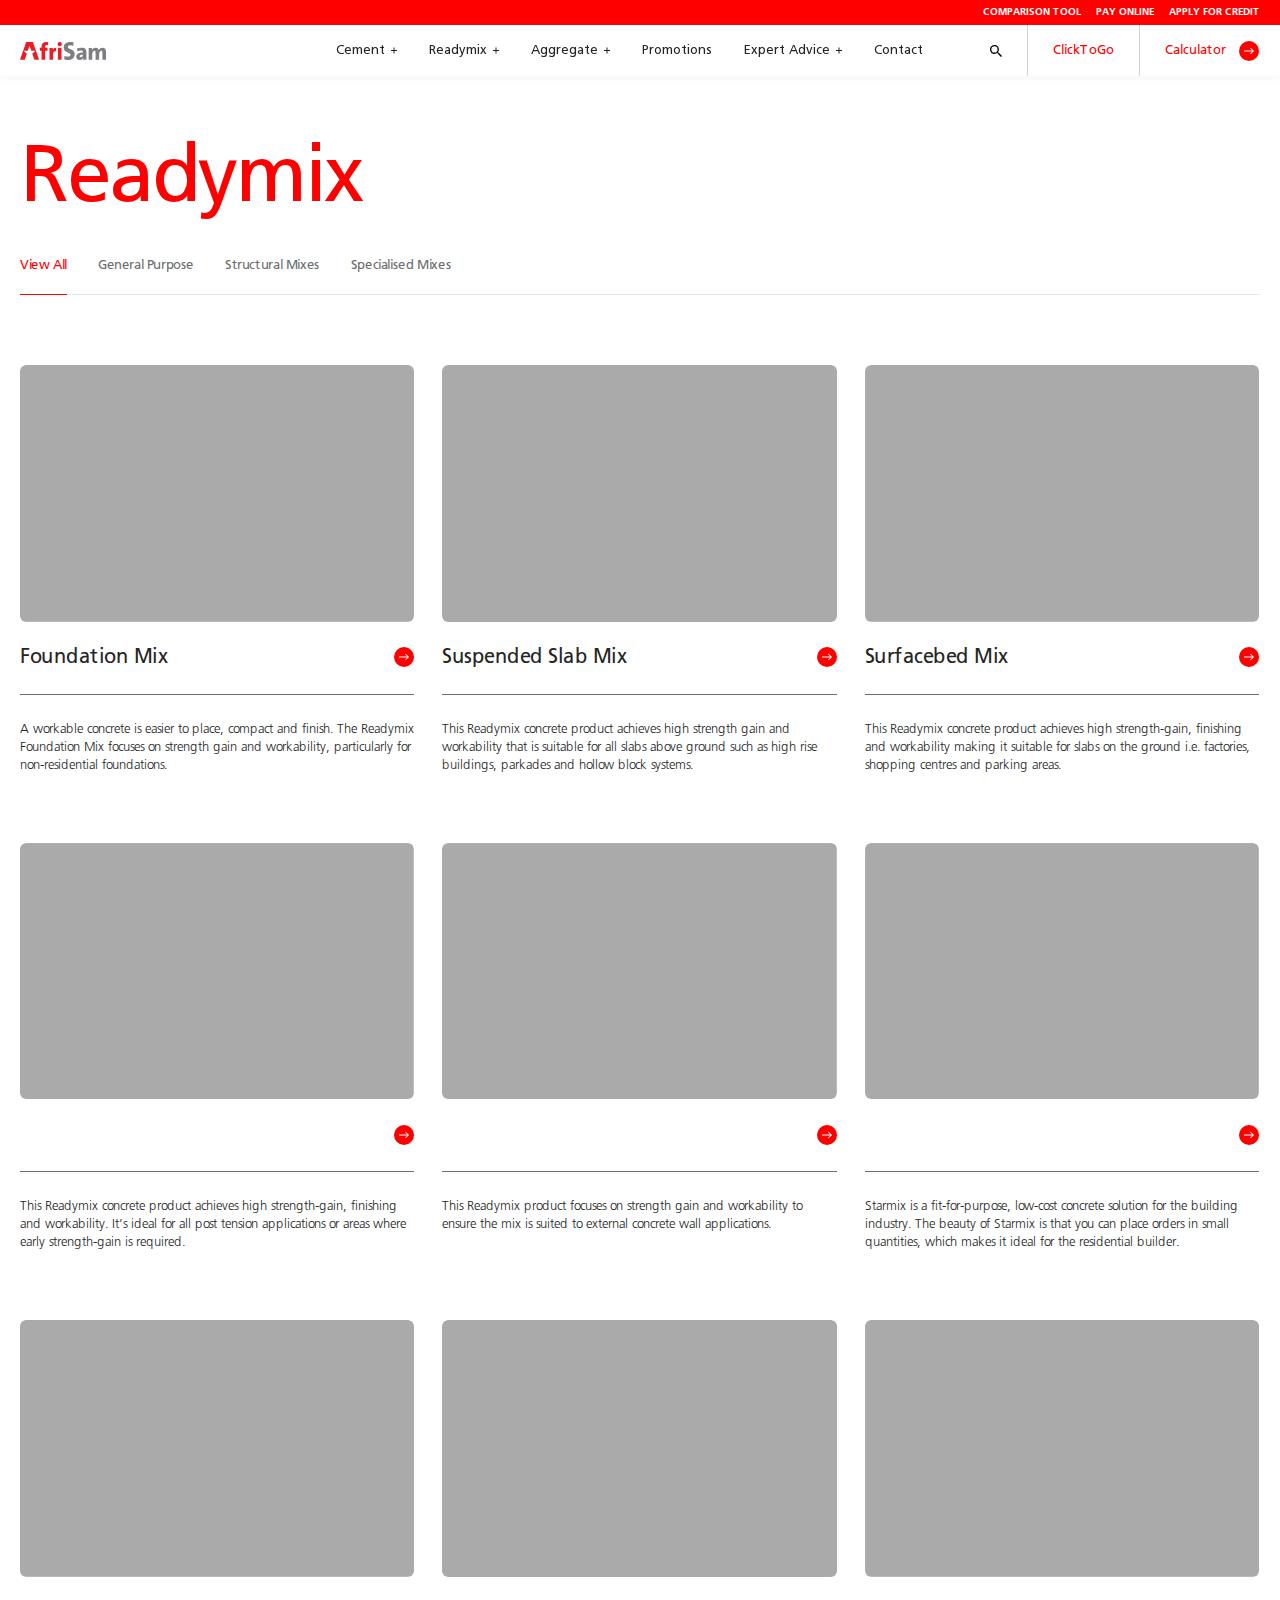
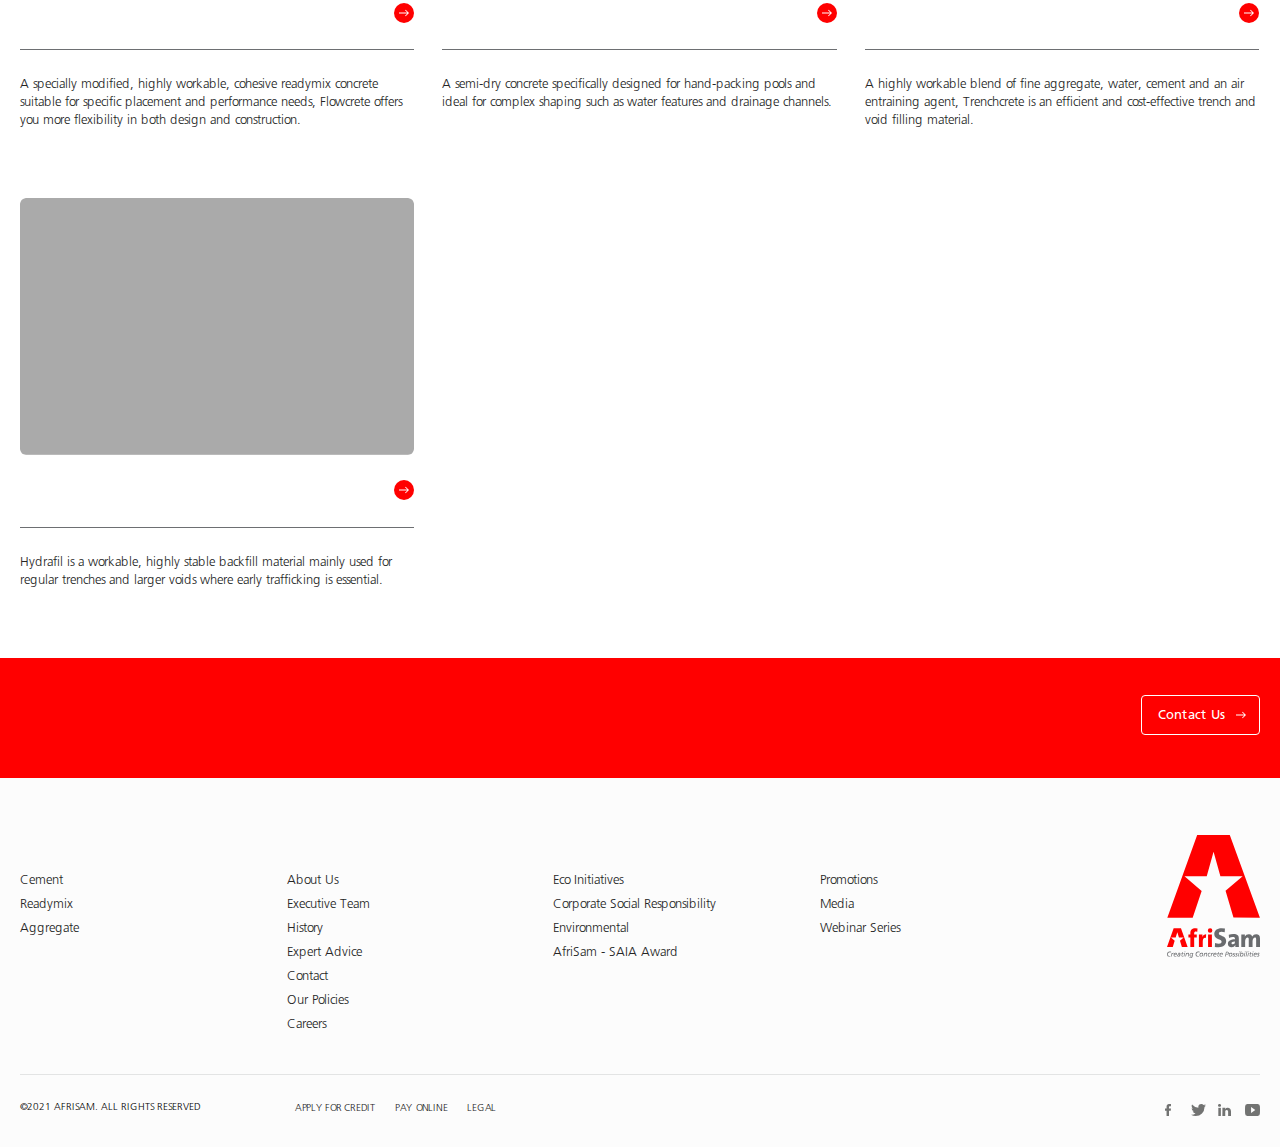
<file: readymix.html>
<!DOCTYPE html>
<html lang="en" >

<head>
    <meta charset="utf-8">
    <meta name="viewport" content="width=device-width, minimum-scale=1.0, maximum-scale=1.0, initial-scale=1.0, user-scalable=no">
    <meta name="format-detection" content="telephone=no">
    <title>AfriSam | Readymix</title>

    <link rel="icon" href="favicon/favicon.png" type="image/png" sizes="32x32">
    <link type="text/css" rel="stylesheet" href="css/slick-theme.min.css">
    <link type="text/css" rel="stylesheet" href="css/slick.min.css">
    <link type="text/css" rel="stylesheet" href="css/style.css">
</head>

<body>
    <main class="main-wrap">
        <!-- Beginning header section -->
        <header class="main-header-section">
            <div class="header-subnav red-bg">
                <div class="common-wrap clear">

                    <ul>
                        <li><a href="#">Comparison Tool</a></li>
                        <li><a href="#">Pay Online</a></li>
                        <li><a href="#">Apply for Credit</a></li>
                    </ul>
                </div>
            </div>
            <div class="main-header">
                <div class="common-wrap clear ">
                    <div class="header-inner">
                        <div class="logo-wrap">
                            <div class="main-logo">
                                <a href="index.html" class="logo"><img src="svgs/main-logo.svg" alt=""></a>
                            </div>
                            <div class="search-trigger">
                                <figure>
                                    <img src="svgs/ic-search.svg" alt="">
                                    <img src="svgs/ic_search.svg" alt="">
                                </figure>
                            </div>
                            <div class="phone-nav" id="phone-nav">
                                <div></div>
                            </div>
                        </div>
                        <div class="nav-wrap ">
                            <div class="nav-wrap-inner">

                                <nav class="main-nav">
                                    <ul>
                                        <li><a href="cement.html">Cement</a>

                                            <div class="sub-menu">
                                                <div class="sub-menu-innar flex-box">
                                                    <div class="common-wrap clear  flex-box">
                                                        <div class="sub-menu-content">
                                                            <h3>Cement</h3>
                                                            <ul>
                                                                <li><a href="cement.html">Complete Range <em>(10)</em></a>
                                                                    
                                                                </li>
                                                                <li><a href="cement.html">Cement <em>(6)</em></a>
                                                                    <div class="sub-sub-nav">
                                                                        <ul>
                                                                            <li><a href="product.html">All Purpose Cement</a></li>
                                                                            <li><a href="product.html">High Strength Cement</a></li>
                                                                            <li><a href="product.html">Rapid Hard Cement</a></li>
                                                                            <li><a href="product.html">Slagment</a></li>
                                                                            <li><a href="product.html">Starbuild</a></li>
                                                                            <li><a href="product.html">Roadstab Cement</a></li>
                                                                        </ul>
                                                                    </div>
                                                                </li>
                                                                <li><a href="cement.html">Premix <em>(4)</em></a>
                                                                    <div class="sub-sub-nav">
                                                                        <ul>
                                                                            <li><a href="product.html">Concrete Premix</a></li>
                                                                            <li><a href="product.html">Building Premix</a></li>
                                                                            <li><a href="product.html">Plaster Premix</a></li>
                                                                            <li><a href="product.html">Screed Premix</a></li>
                                                                        </ul>
                                                                    </div>
                                                                </li>
                                                                <li><a href="cement.html">Processes & FAQs <em>(3)</em>
                                                                    <div class="sub-sub-nav">
                                                                        <ul>
                                                                            <li><a href="product.html">Cement FAQ</a></li>
                                                                            <li><a href="product.html">C-Tech</a></li>
                                                                            <li><a href="product.html">Cement Manufacturing Process</a></li>
                                                                        </ul>
                                                                    </div>
                                                                    </a></li>
                                                            </ul>
                                                        </div>
                                                        <div class="sub-menu-thumb">
                                                            <figure>
                                                                <img src="img/submenu/nav-dropdown_img@2x.png" srcset="img/submenu/nav-dropdown_img.png 640w, img/submenu/nav-dropdown_img@2x.png 1025w, img/submenu/nav-dropdown_img@3x.png 1600w" sources="(min-width:1920px)640w, 1025w, 1600w, 100vw" alt="Hero">
                                                            </figure>
                                                        </div>
                                                    </div>
                                                </div>
                                            </div>
                                        </li>
                                        <li><a href="readymix.html">Readymix</a>
                                            <div class="sub-menu">
                                                <div class="sub-menu-innar flex-box">
                                                    <div class="common-wrap clear  flex-box">
                                                        <div class="sub-menu-content">
                                                            <h3>Readymix</h3>
                                                            <ul>
                                                                <li><a href="readymix.html">Complete Range <em>(11)</em></a>
                                                                    
                                                                </li>
                                                                <li><a href="readymix.html">General Purpose <em>(1)</em></a>
                                                                    <div class="sub-sub-nav">
                                                                        <ul>
                                                                            <li><a href="readymix-product.html">Starmix</a></li>
                                                                        </ul>
                                                                    </div>
                                                                </li>
                                                                <li><a href="readymix.html">Structural Mixes <em>(5)</em></a>
                                                                    <div class="sub-sub-nav">
                                                                        <ul>
                                                                            <li><a href="readymix-product.html">Foundation Mix</a></li>
                                                                            <li><a href="readymix-product.html">Suspended Slab Mix</a></li>
                                                                            <li><a href="readymix-product.html">Surface Bed Mix</a></li>
                                                                            <li><a href="readymix-product.html">Column Mix</a></li>
                                                                            <li><a href="readymix-product.html">Post-tension Mix</a></li>
                                                                            <li><a href="readymix-product.html">Retainer Mix</a></li>
                                                                        </ul>
                                                                    </div>
                                                                </li>
                                                                <li><a href="readymix.html">Specialised Mixes <em>(5)</em>
                                                                    <div class="sub-sub-nav">
                                                                        <ul>
                                                                            <li><a href="readymix-product.html">Flowcrete</a></li>
                                                                            <li><a href="readymix-product.html">Poolmix</a></li>
                                                                            <li><a href="readymix-product.html">Trenchcrete</a></li>
                                                                            <li><a href="readymix-product.html">Hydrafil</a></li>
                                                                        </ul>
                                                                    </div>
                                                                    </a></li>
                                                                <li><a href="readymix.html">Processes & FAQs <em>(5)</em>
                                                                    <div class="sub-sub-nav">
                                                                        <ul>
                                                                            <li><a href="readymix-product.html">Readymix FAQ</a></li>
                                                                            <li><a href="readymix-product.html">Eco Readymix</a></li>
                                                                            <li><a href="readymix-product.html">Customised Mixes</a></li>
                                                                        </ul>
                                                                    </div>
                                                                    </a></li>
                                                            </ul>
                                                        </div>
                                                        <div class="sub-menu-thumb">
                                                            <figure>
                                                                <img src="img/submenu/nav-dropdown_img@2x.png" srcset="img/submenu/nav-dropdown_img.png 640w, img/submenu/nav-dropdown_img@2x.png 1025w, img/submenu/nav-dropdown_img@3x.png 1600w" sources="(min-width:1920px)640w, 1025w, 1600w, 100vw" alt="Hero">
                                                            </figure>
                                                        </div>
                                                    </div>
                                                </div>
                                            </div>
                                        </li>
                                        <li><a href="aggregate.html">Aggregate</a>
                                            <div class="sub-menu">
                                                <div class="sub-menu-innar flex-box">
                                                    <div class="common-wrap clear  flex-box">
                                                        <div class="sub-menu-content">
                                                            <h3>Aggregate</h3>
                                                            <ul>
                                                                <li><a href="aggregate.html">Complete Range <em>(4)</em></a></li>
                                                                <li><a href="aggregate.html">Road Stone</a></li>
                                                                <li><a href="aggregate.html">Concrete Aggregate</a></li>
                                                                <li><a href="aggregate.html">Road Layer Works</a></li>
                                                                <li><a href="aggregate.html">Speciality Aggregate</a></li>
                                                                <li><a href="aggregate.html">Aggregate FAQs</a></li>
                                                            </ul>
                                                        </div>
                                                        <div class="sub-menu-thumb">
                                                            <figure>
                                                                <img src="img/submenu/nav-dropdown_img@2x.png" srcset="img/submenu/nav-dropdown_img.png 640w, img/submenu/nav-dropdown_img@2x.png 1025w, img/submenu/nav-dropdown_img@3x.png 1600w" sources="(min-width:1920px)640w, 1025w, 1600w, 100vw" alt="Hero">
                                                            </figure>
                                                        </div>
                                                    </div>
                                                </div>
                                            </div>
                                        </li>
                                        <li><a href="#">Promotions</a></li>
                                        <li><a href="expert-advice.html">Expert Advice</a>
                                            <div class="sub-menu">
                                                <div class="sub-menu-innar flex-box">
                                                    <div class="common-wrap clear flex-box">
                                                        <div class="sub-menu-content">
                                                            <h3>Expert advice</h3>
                                                            <ul>
                                                                <li><a href="expert-advice.html">How To Guides <em>(10)</em></a>
                                                                    
                                                                </li>
                                                                <li><a href="expert-advice.html">Design & Build Trends <em>(6)</em></a>
                                                                    
                                                                </li>
                                                                <li><a href="expert-advice.html">Inspiration Pieces <em>(4)</em></a>
                                                                    
                                                                </li>
                                                                <li><a href="ethought-leadership.html">Thought Leadership <em>(3)</em>
                                                                    
                                                                    </a></li>
                                                            </ul>
                                                        </div>
                                                        <div class="sub-menu-thumb">
                                                            <figure>
                                                                <img src="img/submenu/nav-dropdown_img@2x.png" srcset="img/submenu/nav-dropdown_img.png 640w, img/submenu/nav-dropdown_img@2x.png 1025w, img/submenu/nav-dropdown_img@3x.png 1600w" sources="(min-width:1920px)640w, 1025w, 1600w, 100vw" alt="Hero">
                                                            </figure>
                                                        </div>
                                                    </div>
                                                </div>
                                            </div>
                                        </li>
                                        <li><a href="#">Contact</a></li>
                                    </ul>
                                    <div class="subnav-apply-credit">
                                        <ul>
                                            <li><a href="#">Comparison Tool</a></li>
                                            <li><a href="#">Pay Online</a></li>
                                            <li><a href="#">Apply for Credit</a></li>
                                        </ul>
                                    </div>
                                </nav>
                                <nav class="sidenav-nav">
                                    <ul>
                                        <li class="search-icon"><a href="#">
                                            <img src="svgs/ic-search.svg" alt="">
                                            <img src="svgs/ic_search.svg" alt="">
                                            </a></li>
                                        <li><a href="#">ClickToGo</a></li>
                                        <li><a href="calculator.html">Calculator
                                            <div class="circle-btn">
                                                <figure class="cta-rect-circle">
                                                    <img src="svgs/ic-plain-white-right-arrow.svg" alt="">
                                                </figure>
                                                <figure class="cta-rect-circle-animate">
                                                    <img src="svgs/ic-plain-white-right-arrow.svg" alt="">
                                                </figure>
                                            </div>
                                            </a>
                                        </li>
                                    </ul>
                                </nav>
                            </div>

                        </div>
                    </div>

                </div>
            </div>
        </header>
        <!-- //End header section -->

        <!-- Beginning main content section -->
        <section class="main-content-wrap readymix">
            <section class="product-tab-wrap">
                <div class="common-wrap clear">
                    <div class="product-tab-innar flex">
                        <h1>Readymix</h1>
                        <div class="product-tab flex">
                            <div class="product-tab-trigger flex">
                                <ul>
                                    <li class="tab-active"><a href="#product-tab-item-1">View All</a></li>
                                    <li><a href="#product-tab-item-2">General Purpose</a></li>
                                    <li><a href="#product-tab-item-3">Structural Mixes</a></li>
                                    <li><a href="#product-tab-item-4">Specialised Mixes</a></li>
                                </ul>
                            </div>
                            <div class="line"></div>
                            <div class="product-tab-item-wrap flex">
                                <div class="product-tab-item" id="product-tab-item-1">
                                    <div class="product-card-wrap zoom-image zoom-image-half flex figure-100">
                                        <a href="readymix-product.html" class="product-card circle-btn-hover align-content flex">
                                            <div class="product-card-inner">
                                                <figure>
                                                    <img src="img/readymix/readymix-product-1@2x.png" srcset="img/readymix/readymix-product-1.png 640w, img/readymix/readymix-product-1@2x.png 1025w, img/readymix/readymix-product-1@3x.png 1600w" sources="(min-width:1920px)640w, 1025w, 1600w, 100vw" alt="Hero">
                                                </figure>
                                                <div class="product-card-content align-content-inner">
                                                    <div class="product-title">
                                                        <h4>Foundation Mix</h4>
                                                        <div class="circle-red">
                                                            <div class="circle-btn">
                                                                <figure class="cta-rect-circle">
                                                                    <img src="svgs/ic-plain-white-right-arrow.svg" alt="">
                                                                </figure>
                                                                <figure class="cta-rect-circle-animate">
                                                                    <img src="svgs/ic-plain-white-right-arrow.svg" alt="">
                                                                </figure>
                                                            </div>
                                                        </div>
                                                    </div>
                                                    <div class="product-card-description">
                                                        <p>A workable concrete is easier to place, compact and finish. The Readymix Foundation Mix focuses on strength gain and workability, particularly for non-residential foundations.</p>
                                                    </div>
                                                </div>
                                            </div>
                                        </a>
                                        <a href="readymix-product.html" class="product-card circle-btn-hover align-content flex">
                                            <div class="product-card-inner">
                                                <figure>
                                                    <img src="img/readymix/readymix-product-1@2x.png" srcset="img/readymix/readymix-product-1.png 640w, img/readymix/readymix-product-1@2x.png 1025w, img/readymix/readymix-product-1@3x.png 1600w" sources="(min-width:1920px)640w, 1025w, 1600w, 100vw" alt="Hero">
                                                </figure>
                                                <div class="product-card-content align-content-inner">
                                                    <div class="product-title">
                                                        <h4>Suspended Slab Mix</h4>
                                                        <div class="circle-red">
                                                            <div class="circle-btn">
                                                                <figure class="cta-rect-circle">
                                                                    <img src="svgs/ic-plain-white-right-arrow.svg" alt="">
                                                                </figure>
                                                                <figure class="cta-rect-circle-animate">
                                                                    <img src="svgs/ic-plain-white-right-arrow.svg" alt="">
                                                                </figure>
                                                            </div>
                                                        </div>
                                                    </div>
                                                    <div class="product-card-description">
                                                        <p>This Readymix concrete product achieves high strength gain and workability that is suitable for all slabs above ground such as high rise buildings, parkades and hollow block systems.</p>
                                                    </div>
                                                </div>
                                            </div>
                                        </a>
                                        <a href="readymix-product.html" class="product-card circle-btn-hover align-content flex">
                                            <div class="product-card-inner">
                                                <figure>
                                                    <img src="img/readymix/readymix-product-1@2x.png" srcset="img/readymix/readymix-product-1.png 640w, img/readymix/readymix-product-1@2x.png 1025w, img/readymix/readymix-product-1@3x.png 1600w" sources="(min-width:1920px)640w, 1025w, 1600w, 100vw" alt="Hero">
                                                </figure>
                                                <div class="product-card-content align-content-inner">
                                                    <div class="product-title">
                                                        <h4>Surfacebed Mix</h4>
                                                        <div class="circle-red">
                                                            <div class="circle-btn">
                                                                <figure class="cta-rect-circle">
                                                                    <img src="svgs/ic-plain-white-right-arrow.svg" alt="">
                                                                </figure>
                                                                <figure class="cta-rect-circle-animate">
                                                                    <img src="svgs/ic-plain-white-right-arrow.svg" alt="">
                                                                </figure>
                                                            </div>
                                                        </div>
                                                    </div>
                                                    <div class="product-card-description">
                                                        <p>This Readymix concrete product achieves high strength-gain, finishing and workability making it suitable for slabs on the ground i.e. factories, shopping centres and parking areas.</p>
                                                    </div>
                                                </div>
                                            </div>
                                        </a>
                                        <a href="readymix-product.html" class="product-card circle-btn-hover align-content flex">
                                            <div class="product-card-inner">
                                                <figure>
                                                    <img src="img/readymix/readymix-product-1@2x.png" srcset="img/readymix/readymix-product-1.png 640w, img/readymix/readymix-product-1@2x.png 1025w, img/readymix/readymix-product-1@3x.png 1600w" sources="(min-width:1920px)640w, 1025w, 1600w, 100vw" alt="Hero">
                                                </figure>
                                                <div class="product-card-content align-content-inner">
                                                    <div class="product-title">
                                                        <h4>Post Tension Mix</h4>
                                                        <div class="circle-red">
                                                            <div class="circle-btn">
                                                                <figure class="cta-rect-circle">
                                                                    <img src="svgs/ic-plain-white-right-arrow.svg" alt="">
                                                                </figure>
                                                                <figure class="cta-rect-circle-animate">
                                                                    <img src="svgs/ic-plain-white-right-arrow.svg" alt="">
                                                                </figure>
                                                            </div>
                                                        </div>
                                                    </div>
                                                    <div class="product-card-description">
                                                        <p>This Readymix concrete product achieves high strength-gain, finishing and workability. It’s ideal for all post tension applications or areas where early strength-gain is required.</p>
                                                    </div>
                                                </div>
                                            </div>
                                        </a>
                                        <a href="readymix-product.html" class="product-card circle-btn-hover align-content flex">
                                            <div class="product-card-inner">
                                                <figure>
                                                    <img src="img/readymix/readymix-product-1@2x.png" srcset="img/readymix/readymix-product-1.png 640w, img/readymix/readymix-product-1@2x.png 1025w, img/readymix/readymix-product-1@3x.png 1600w" sources="(min-width:1920px)640w, 1025w, 1600w, 100vw" alt="Hero">
                                                </figure>
                                                <div class="product-card-content align-content-inner">
                                                    <div class="product-title">
                                                        <h4>Retainer Mix</h4>
                                                        <div class="circle-red">
                                                            <div class="circle-btn">
                                                                <figure class="cta-rect-circle">
                                                                    <img src="svgs/ic-plain-white-right-arrow.svg" alt="">
                                                                </figure>
                                                                <figure class="cta-rect-circle-animate">
                                                                    <img src="svgs/ic-plain-white-right-arrow.svg" alt="">
                                                                </figure>
                                                            </div>
                                                        </div>
                                                    </div>
                                                    <div class="product-card-description">
                                                        <p>This Readymix product focuses on strength gain and workability to ensure the mix is suited to external concrete wall applications.</p>
                                                    </div>
                                                </div>
                                            </div>
                                        </a>
                                        <a href="readymix-product.html" class="product-card circle-btn-hover align-content flex">
                                            <div class="product-card-inner">
                                                <figure>
                                                    <img src="img/readymix/readymix-product-1@2x.png" srcset="img/readymix/readymix-product-1.png 640w, img/readymix/readymix-product-1@2x.png 1025w, img/readymix/readymix-product-1@3x.png 1600w" sources="(min-width:1920px)640w, 1025w, 1600w, 100vw" alt="Hero">
                                                </figure>
                                                <div class="product-card-content align-content-inner">
                                                    <div class="product-title">
                                                        <h4>Starmix</h4>
                                                        <div class="circle-red">
                                                            <div class="circle-btn">
                                                                <figure class="cta-rect-circle">
                                                                    <img src="svgs/ic-plain-white-right-arrow.svg" alt="">
                                                                </figure>
                                                                <figure class="cta-rect-circle-animate">
                                                                    <img src="svgs/ic-plain-white-right-arrow.svg" alt="">
                                                                </figure>
                                                            </div>
                                                        </div>
                                                    </div>
                                                    <div class="product-card-description">
                                                        <p>Starmix is a fit-for-purpose, low-cost concrete solution for the building industry. The beauty of Starmix is that you can place orders in small quantities, which makes it ideal for the residential builder.</p>
                                                    </div>
                                                </div>
                                            </div>
                                        </a>
                                        <a href="readymix-product.html" class="product-card circle-btn-hover align-content flex">
                                            <div class="product-card-inner">
                                                <figure>
                                                    <img src="img/readymix/readymix-product-1@2x.png" srcset="img/readymix/readymix-product-1.png 640w, img/readymix/readymix-product-1@2x.png 1025w, img/readymix/readymix-product-1@3x.png 1600w" sources="(min-width:1920px)640w, 1025w, 1600w, 100vw" alt="Hero">
                                                </figure>
                                                <div class="product-card-content align-content-inner">
                                                    <div class="product-title">
                                                        <h4>Flowcrete</h4>
                                                        <div class="circle-red">
                                                            <div class="circle-btn">
                                                                <figure class="cta-rect-circle">
                                                                    <img src="svgs/ic-plain-white-right-arrow.svg" alt="">
                                                                </figure>
                                                                <figure class="cta-rect-circle-animate">
                                                                    <img src="svgs/ic-plain-white-right-arrow.svg" alt="">
                                                                </figure>
                                                            </div>
                                                        </div>
                                                    </div>
                                                    <div class="product-card-description">
                                                        <p>A specially modified, highly workable, cohesive readymix concrete suitable for specific placement and performance needs, Flowcrete offers you more flexibility in both design and construction. </p>
                                                    </div>
                                                </div>
                                            </div>
                                        </a>
                                        <a href="readymix-product.html" class="product-card circle-btn-hover align-content flex">
                                            <div class="product-card-inner">
                                                <figure>
                                                    <img src="img/readymix/readymix-product-1@2x.png" srcset="img/readymix/readymix-product-1.png 640w, img/readymix/readymix-product-1@2x.png 1025w, img/readymix/readymix-product-1@3x.png 1600w" sources="(min-width:1920px)640w, 1025w, 1600w, 100vw" alt="Hero">
                                                </figure>
                                                <div class="product-card-content align-content-inner">
                                                    <div class="product-title">
                                                        <h4>Poolmix</h4>
                                                        <div class="circle-red">
                                                            <div class="circle-btn">
                                                                <figure class="cta-rect-circle">
                                                                    <img src="svgs/ic-plain-white-right-arrow.svg" alt="">
                                                                </figure>
                                                                <figure class="cta-rect-circle-animate">
                                                                    <img src="svgs/ic-plain-white-right-arrow.svg" alt="">
                                                                </figure>
                                                            </div>
                                                        </div>
                                                    </div>
                                                    <div class="product-card-description">
                                                        <p>A semi-dry concrete specifically designed for hand-packing pools and ideal for complex shaping such as water features and drainage channels.</p>
                                                    </div>
                                                </div>
                                            </div>
                                        </a>
                                        <a href="readymix-product.html" class="product-card circle-btn-hover align-content flex">
                                            <div class="product-card-inner">
                                                <figure>
                                                    <img src="img/readymix/readymix-product-1@2x.png" srcset="img/readymix/readymix-product-1.png 640w, img/readymix/readymix-product-1@2x.png 1025w, img/readymix/readymix-product-1@3x.png 1600w" sources="(min-width:1920px)640w, 1025w, 1600w, 100vw" alt="Hero">
                                                </figure>
                                                <div class="product-card-content align-content-inner">
                                                    <div class="product-title">
                                                        <h4>Trenchcrete</h4>
                                                        <div class="circle-red">
                                                            <div class="circle-btn">
                                                                <figure class="cta-rect-circle">
                                                                    <img src="svgs/ic-plain-white-right-arrow.svg" alt="">
                                                                </figure>
                                                                <figure class="cta-rect-circle-animate">
                                                                    <img src="svgs/ic-plain-white-right-arrow.svg" alt="">
                                                                </figure>
                                                            </div>
                                                        </div>
                                                    </div>
                                                    <div class="product-card-description">
                                                        <p>A highly workable blend of fine aggregate, water, cement and an air entraining agent, Trenchcrete is an efficient and cost-effective trench and void filling material. </p>
                                                    </div>
                                                </div>
                                            </div>
                                        </a>
                                        <a href="readymix-product.html" class="product-card circle-btn-hover align-content flex">
                                            <div class="product-card-inner">
                                                <figure>
                                                    <img src="img/readymix/readymix-product-1@2x.png" srcset="img/readymix/readymix-product-1.png 640w, img/readymix/readymix-product-1@2x.png 1025w, img/readymix/readymix-product-1@3x.png 1600w" sources="(min-width:1920px)640w, 1025w, 1600w, 100vw" alt="Hero">
                                                </figure>
                                                <div class="product-card-content align-content-inner">
                                                    <div class="product-title">
                                                        <h4>Hydrafil</h4>
                                                        <div class="circle-red">
                                                            <div class="circle-btn">
                                                                <figure class="cta-rect-circle">
                                                                    <img src="svgs/ic-plain-white-right-arrow.svg" alt="">
                                                                </figure>
                                                                <figure class="cta-rect-circle-animate">
                                                                    <img src="svgs/ic-plain-white-right-arrow.svg" alt="">
                                                                </figure>
                                                            </div>
                                                        </div>
                                                    </div>
                                                    <div class="product-card-description">
                                                        <p>Hydrafil is a workable, highly stable backfill material mainly used for regular trenches and larger voids where early trafficking is essential.</p>
                                                    </div>
                                                </div>
                                            </div>
                                        </a>
                                    </div>
                                </div>
                                <div class="product-tab-item" id="product-tab-item-2">
                                    <div class="product-card-wrap zoom-image zoom-image-half flex figure-100">
                                        <a href="readymix-product.html" class="product-card circle-btn-hover align-content flex">
                                            <div class="product-card-inner">
                                                <figure>
                                                    <img src="img/readymix/readymix-product-1@2x.png" srcset="img/readymix/readymix-product-1.png 640w, img/readymix/readymix-product-1@2x.png 1025w, img/readymix/readymix-product-1@3x.png 1600w" sources="(min-width:1920px)640w, 1025w, 1600w, 100vw" alt="Hero">
                                                </figure>
                                                <div class="product-card-content align-content-inner">
                                                    <div class="product-title">
                                                        <h4>Starmix</h4>
                                                        <div class="circle-red">
                                                            <div class="circle-btn">
                                                                <figure class="cta-rect-circle">
                                                                    <img src="svgs/ic-plain-white-right-arrow.svg" alt="">
                                                                </figure>
                                                                <figure class="cta-rect-circle-animate">
                                                                    <img src="svgs/ic-plain-white-right-arrow.svg" alt="">
                                                                </figure>
                                                            </div>
                                                        </div>
                                                    </div>
                                                    <div class="product-card-description">
                                                        <p>Starmix is a fit-for-purpose, low-cost concrete solution for the building industry. The beauty of Starmix is that you can place orders in small quantities, which makes it ideal for the residential builder.</p>
                                                    </div>
                                                </div>
                                            </div>
                                        </a>
                                    </div>
                                </div>
                                <div class="product-tab-item" id="product-tab-item-3">
                                    <div class="product-card-wrap zoom-image zoom-image-half flex figure-100">
                                        <a href="readymix-product.html" class="product-card circle-btn-hover align-content flex">
                                            <div class="product-card-inner">
                                                <figure>
                                                    <img src="img/readymix/readymix-product-1@2x.png" srcset="img/readymix/readymix-product-1.png 640w, img/readymix/readymix-product-1@2x.png 1025w, img/readymix/readymix-product-1@3x.png 1600w" sources="(min-width:1920px)640w, 1025w, 1600w, 100vw" alt="Hero">
                                                </figure>
                                                <div class="product-card-content align-content-inner">
                                                    <div class="product-title">
                                                        <h4>Foundation Mix</h4>
                                                        <div class="circle-red">
                                                            <div class="circle-btn">
                                                                <figure class="cta-rect-circle">
                                                                    <img src="svgs/ic-plain-white-right-arrow.svg" alt="">
                                                                </figure>
                                                                <figure class="cta-rect-circle-animate">
                                                                    <img src="svgs/ic-plain-white-right-arrow.svg" alt="">
                                                                </figure>
                                                            </div>
                                                        </div>
                                                    </div>
                                                    <div class="product-card-description">
                                                        <p>A workable concrete is easier to place, compact and finish. The Readymix Foundation Mix focuses on strength gain and workability, particularly for non-residential foundations.</p>
                                                    </div>
                                                </div>
                                            </div>
                                        </a>
                                        <a href="readymix-product.html" class="product-card circle-btn-hover align-content flex">
                                            <div class="product-card-inner">
                                                <figure>
                                                    <img src="img/readymix/readymix-product-1@2x.png" srcset="img/readymix/readymix-product-1.png 640w, img/readymix/readymix-product-1@2x.png 1025w, img/readymix/readymix-product-1@3x.png 1600w" sources="(min-width:1920px)640w, 1025w, 1600w, 100vw" alt="Hero">
                                                </figure>
                                                <div class="product-card-content align-content-inner">
                                                    <div class="product-title">
                                                        <h4>Suspended Slab Mix</h4>
                                                        <div class="circle-red">
                                                            <div class="circle-btn">
                                                                <figure class="cta-rect-circle">
                                                                    <img src="svgs/ic-plain-white-right-arrow.svg" alt="">
                                                                </figure>
                                                                <figure class="cta-rect-circle-animate">
                                                                    <img src="svgs/ic-plain-white-right-arrow.svg" alt="">
                                                                </figure>
                                                            </div>
                                                        </div>
                                                    </div>
                                                    <div class="product-card-description">
                                                        <p>This Readymix concrete product achieves high strength gain and workability that is suitable for all slabs above ground such as high rise buildings, parkades and hollow block systems.</p>
                                                    </div>
                                                </div>
                                            </div>
                                        </a>
                                        <a href="readymix-product.html" class="product-card circle-btn-hover align-content flex">
                                            <div class="product-card-inner">
                                                <figure>
                                                    <img src="img/readymix/readymix-product-1@2x.png" srcset="img/readymix/readymix-product-1.png 640w, img/readymix/readymix-product-1@2x.png 1025w, img/readymix/readymix-product-1@3x.png 1600w" sources="(min-width:1920px)640w, 1025w, 1600w, 100vw" alt="Hero">
                                                </figure>
                                                <div class="product-card-content align-content-inner">
                                                    <div class="product-title">
                                                        <h4>Surfacebed Mix</h4>
                                                        <div class="circle-red">
                                                            <div class="circle-btn">
                                                                <figure class="cta-rect-circle">
                                                                    <img src="svgs/ic-plain-white-right-arrow.svg" alt="">
                                                                </figure>
                                                                <figure class="cta-rect-circle-animate">
                                                                    <img src="svgs/ic-plain-white-right-arrow.svg" alt="">
                                                                </figure>
                                                            </div>
                                                        </div>
                                                    </div>
                                                    <div class="product-card-description">
                                                        <p>This Readymix concrete product achieves high strength-gain, finishing and workability making it suitable for slabs on the ground i.e. factories, shopping centres and parking areas.</p>
                                                    </div>
                                                </div>
                                            </div>
                                        </a>
                                        <a href="readymix-product.html" class="product-card circle-btn-hover align-content flex">
                                            <div class="product-card-inner">
                                                <figure>
                                                    <img src="img/readymix/readymix-product-1@2x.png" srcset="img/readymix/readymix-product-1.png 640w, img/readymix/readymix-product-1@2x.png 1025w, img/readymix/readymix-product-1@3x.png 1600w" sources="(min-width:1920px)640w, 1025w, 1600w, 100vw" alt="Hero">
                                                </figure>
                                                <div class="product-card-content align-content-inner">
                                                    <div class="product-title">
                                                        <h4>Post Tension Mix</h4>
                                                        <div class="circle-red">
                                                            <div class="circle-btn">
                                                                <figure class="cta-rect-circle">
                                                                    <img src="svgs/ic-plain-white-right-arrow.svg" alt="">
                                                                </figure>
                                                                <figure class="cta-rect-circle-animate">
                                                                    <img src="svgs/ic-plain-white-right-arrow.svg" alt="">
                                                                </figure>
                                                            </div>
                                                        </div>
                                                    </div>
                                                    <div class="product-card-description">
                                                        <p>This Readymix concrete product achieves high strength-gain, finishing and workability. It’s ideal for all post tension applications or areas where early strength-gain is required.</p>
                                                    </div>
                                                </div>
                                            </div>
                                        </a>
                                        <a href="readymix-product.html" class="product-card circle-btn-hover align-content flex">
                                            <div class="product-card-inner">
                                                <figure>
                                                    <img src="img/readymix/readymix-product-1@2x.png" srcset="img/readymix/readymix-product-1.png 640w, img/readymix/readymix-product-1@2x.png 1025w, img/readymix/readymix-product-1@3x.png 1600w" sources="(min-width:1920px)640w, 1025w, 1600w, 100vw" alt="Hero">
                                                </figure>
                                                <div class="product-card-content align-content-inner">
                                                    <div class="product-title">
                                                        <h4>Retainer Mix</h4>
                                                        <div class="circle-red">
                                                            <div class="circle-btn">
                                                                <figure class="cta-rect-circle">
                                                                    <img src="svgs/ic-plain-white-right-arrow.svg" alt="">
                                                                </figure>
                                                                <figure class="cta-rect-circle-animate">
                                                                    <img src="svgs/ic-plain-white-right-arrow.svg" alt="">
                                                                </figure>
                                                            </div>
                                                        </div>
                                                    </div>
                                                    <div class="product-card-description">
                                                        <p>This Readymix product focuses on strength gain and workability to ensure the mix is suited to external concrete wall applications.
                                                        </p>
                                                    </div>
                                                </div>
                                            </div>
                                        </a>
                                    </div>
                                </div>
                                <div class="product-tab-item" id="product-tab-item-4">
                                    <div class="product-card-wrap zoom-image zoom-image-half flex figure-100">
                                        <a href="readymix-product.html" class="product-card circle-btn-hover align-content flex">
                                            <div class="product-card-inner">
                                                <figure>
                                                    <img src="img/readymix/readymix-product-1@2x.png" srcset="img/readymix/readymix-product-1.png 640w, img/readymix/readymix-product-1@2x.png 1025w, img/readymix/readymix-product-1@3x.png 1600w" sources="(min-width:1920px)640w, 1025w, 1600w, 100vw" alt="Hero">
                                                </figure>
                                                <div class="product-card-content align-content-inner">
                                                    <div class="product-title">
                                                        <h4>Flowcrete</h4>
                                                        <div class="circle-red">
                                                            <div class="circle-btn">
                                                                <figure class="cta-rect-circle">
                                                                    <img src="svgs/ic-plain-white-right-arrow.svg" alt="">
                                                                </figure>
                                                                <figure class="cta-rect-circle-animate">
                                                                    <img src="svgs/ic-plain-white-right-arrow.svg" alt="">
                                                                </figure>
                                                            </div>
                                                        </div>
                                                    </div>
                                                    <div class="product-card-description">
                                                        <p>A specially modified, highly workable, cohesive readymix concrete suitable for specific placement and performance needs, Flowcrete offers you more flexibility in both design and construction. </p>
                                                    </div>
                                                </div>
                                            </div>
                                        </a>
                                        <a href="readymix-product.html" class="product-card circle-btn-hover align-content flex">
                                            <div class="product-card-inner">
                                                <figure>
                                                    <img src="img/readymix/readymix-product-1@2x.png" srcset="img/readymix/readymix-product-1.png 640w, img/readymix/readymix-product-1@2x.png 1025w, img/readymix/readymix-product-1@3x.png 1600w" sources="(min-width:1920px)640w, 1025w, 1600w, 100vw" alt="Hero">
                                                </figure>
                                                <div class="product-card-content align-content-inner">
                                                    <div class="product-title">
                                                        <h4>Poolmix</h4>
                                                        <div class="circle-red">
                                                            <div class="circle-btn">
                                                                <figure class="cta-rect-circle">
                                                                    <img src="svgs/ic-plain-white-right-arrow.svg" alt="">
                                                                </figure>
                                                                <figure class="cta-rect-circle-animate">
                                                                    <img src="svgs/ic-plain-white-right-arrow.svg" alt="">
                                                                </figure>
                                                            </div>
                                                        </div>
                                                    </div>
                                                    <div class="product-card-description">
                                                        <p>A semi-dry concrete specifically designed for hand-packing pools and ideal for complex shaping such as water features and drainage channels.</p>
                                                    </div>
                                                </div>
                                            </div>
                                        </a>
                                        <a href="readymix-product.html" class="product-card circle-btn-hover align-content flex">
                                            <div class="product-card-inner">
                                                <figure>
                                                    <img src="img/readymix/readymix-product-1@2x.png" srcset="img/readymix/readymix-product-1.png 640w, img/readymix/readymix-product-1@2x.png 1025w, img/readymix/readymix-product-1@3x.png 1600w" sources="(min-width:1920px)640w, 1025w, 1600w, 100vw" alt="Hero">
                                                </figure>
                                                <div class="product-card-content align-content-inner">
                                                    <div class="product-title">
                                                        <h4>Trenchcrete</h4>
                                                        <div class="circle-red">
                                                            <div class="circle-btn">
                                                                <figure class="cta-rect-circle">
                                                                    <img src="svgs/ic-plain-white-right-arrow.svg" alt="">
                                                                </figure>
                                                                <figure class="cta-rect-circle-animate">
                                                                    <img src="svgs/ic-plain-white-right-arrow.svg" alt="">
                                                                </figure>
                                                            </div>
                                                        </div>
                                                    </div>
                                                    <div class="product-card-description">
                                                        <p>A highly workable blend of fine aggregate, water, cement and an air entraining agent, Trenchcrete is an efficient and cost-effective trench and void filling material. </p>
                                                    </div>
                                                </div>
                                            </div>
                                        </a>
                                        <a href="readymix-product.html" class="product-card circle-btn-hover align-content flex">
                                            <div class="product-card-inner">
                                                <figure>
                                                    <img src="img/readymix/readymix-product-1@2x.png" srcset="img/readymix/readymix-product-1.png 640w, img/readymix/readymix-product-1@2x.png 1025w, img/readymix/readymix-product-1@3x.png 1600w" sources="(min-width:1920px)640w, 1025w, 1600w, 100vw" alt="Hero">
                                                </figure>
                                                <div class="product-card-content align-content-inner">
                                                    <div class="product-title">
                                                        <h4>Hydrafil</h4>
                                                        <div class="circle-red">
                                                            <div class="circle-btn">
                                                                <figure class="cta-rect-circle">
                                                                    <img src="svgs/ic-plain-white-right-arrow.svg" alt="">
                                                                </figure>
                                                                <figure class="cta-rect-circle-animate">
                                                                    <img src="svgs/ic-plain-white-right-arrow.svg" alt="">
                                                                </figure>
                                                            </div>
                                                        </div>
                                                    </div>
                                                    <div class="product-card-description">
                                                        <p>Hydrafil is a workable, highly stable backfill material mainly used for regular trenches and larger voids where early trafficking is essential.</p>
                                                    </div>
                                                </div>
                                            </div>
                                        </a>
                                    </div>
                                </div>
                            </div>
                        </div>
                    </div>
                </div>
            </section>

            <section class="contact-bar-wrap red-bg">
                <div class="common-wrap clear">
                    <div class="contact-bar-inner flex-box flex-vertical-align">
                        <h3>We would like to hear from you.</h3>
                        <div class="view-all-btn">
                            <a href="product.html" class="btn transparent-white-bg btn-arrow">
                                <span>Contact Us</span>
                                <figure class="cta-rect-arrow-right__arrow">
                                    <img src="svgs/ic-plain-white-right-arrow.svg" alt="">
                                </figure>
                                <figure class="cta-rect-arrow-right__arrow-hover">
                                    <img src="svgs/ic-plain-white-right-arrow.svg" alt="">
                                </figure>
                            </a>
                        </div>
                    </div>
                </div>
            </section>

        </section>
        <!-- //End main content section -->

        <!-- Beginning footer section -->
        <footer class="main-footer-section">
            <div class="common-wrap clear ">
                <div class="footer-inner flex-box">
                    <div class="footer-logo order-2">
                        <a href="#">
                            <img src="svgs/footer-logo.svg" alt="">
                        </a>
                    </div>
                    <div class="footer-widget-wrap flex border-animation">
                        <div class="footer-widget">
                            <h5>Products</h5>
                            <ul>
                                <li>
                                    <a href="cement.html">Cement</a>
                                </li>
                                <li>
                                    <a href="readymix.html">Readymix</a>
                                </li>
                                <li>
                                    <a href="aggregate.html">Aggregate</a>
                                </li>
                            </ul>
                        </div>
                        <div class="footer-widget">
                            <h5>Company</h5>
                            <ul>
                                <li>
                                    <a href="about-confirmed.html">About Us</a>
                                </li>
                                <li>
                                    <a href="about-confirmed.html">Executive Team</a>
                                </li>
                                <li>
                                    <a href="history.html">History</a>
                                </li>
                                <li>
                                    <a href="expert-advice.html">Expert Advice</a>
                                </li>
                                <li>
                                    <a href="#">Contact</a>
                                </li>
                                <li>
                                    <a href="#">Our Policies</a>
                                </li>
                                <li>
                                    <a href="#">Careers</a>
                                </li>
                            </ul>
                        </div>
                        <div class="footer-widget">
                            <h5>Sustainability </h5>
                            <ul>
                                <li>
                                    <a href="#">Eco Initiatives</a>
                                </li>
                                <li>
                                    <a href="#">Corporate Social Responsibility</a>
                                </li>
                                <li>
                                    <a href="#">Environmental</a>
                                </li>
                                <li>
                                    <a href="#">AfriSam - SAIA Award</a>
                                </li>
                            </ul>
                        </div>
                        <div class="footer-widget">
                            <h5>Media </h5>
                            <ul>
                                <li>
                                    <a href="#">Promotions</a>
                                </li>
                                <li>
                                    <a href="#">Media</a>
                                </li>
                                <li>
                                    <a href="#">Webinar Series</a>
                                </li>
                            </ul>
                        </div>
                        <div class="footer-widget mobi">
                            <ul>
                                <li>
                                    <a href="#">Apply for Credit</a>
                                </li>
                                <li>
                                    <a href="#">Pay Online</a>
                                </li>
                                <li>
                                    <a href="#">Legal</a>
                                </li>
                            </ul>
                        </div>
                    </div>
                </div>
            </div>
            <div class="footer-bottom">
                <div class="common-wrap clear">
                    <div class="footer-bottom-inner flex-box">
                        <div class="footer-bottom-left flex-box border-animation">
                            <div class="footer-copyright">
                                <p>©2021 AfriSam. All rights reserved</p>

                            </div>
                            <div class="footer-extra-link">
                                <ul>
                                    <li> <a href="#">Apply for Credit</a> </li>
                                    <li> <a href="#">Pay Online</a> </li>
                                    <li> <a href="#">Legal</a> </li>
                                </ul>
                            </div>
                        </div>
                        <div class="footer-social">
                            <ul>
                                <li>
                                    <a href="#">
                                        <img class="default" src="svgs/social-facebook.svg" alt="">
                                        <img class="hoverd" src="svgs/Facebook.svg" alt="">
                                    </a>
                                </li>
                                <li>
                                    <a href="#">
                                        <img class="default" src="svgs/social-twitter.svg" alt="">
                                        <img class="hoverd" src="svgs/Twitter.svg" alt="">
                                    </a>
                                </li>
                                <li>
                                    <a href="#">
                                        <img class="default" src="svgs/social-linkedin.svg" alt="">
                                        <img class="hoverd" src="svgs/LinkedIn.svg" alt="">
                                    </a>
                                </li>
                                <li>
                                    <a href="#">
                                        <img class="default" src="svgs/social-youtube.svg" alt="">
                                        <img class="hoverd" src="svgs/Youtube.svg" alt="">
                                    </a>
                                </li>
                            </ul>
                        </div>
                    </div>
                </div>
            </div>
        </footer>
        <!-- //End main footer section -->
    </main>

    <script type="text/javascript" src="js/jquery-3.5.1.min.js"></script>
    <script type="text/javascript" src="js/slick.min.js"></script>
    <script type="text/javascript" src="js/headroom.js"></script>
    <script type="text/javascript" src="js/common-scripts.js" defer></script>
</body>

</html>
</file>
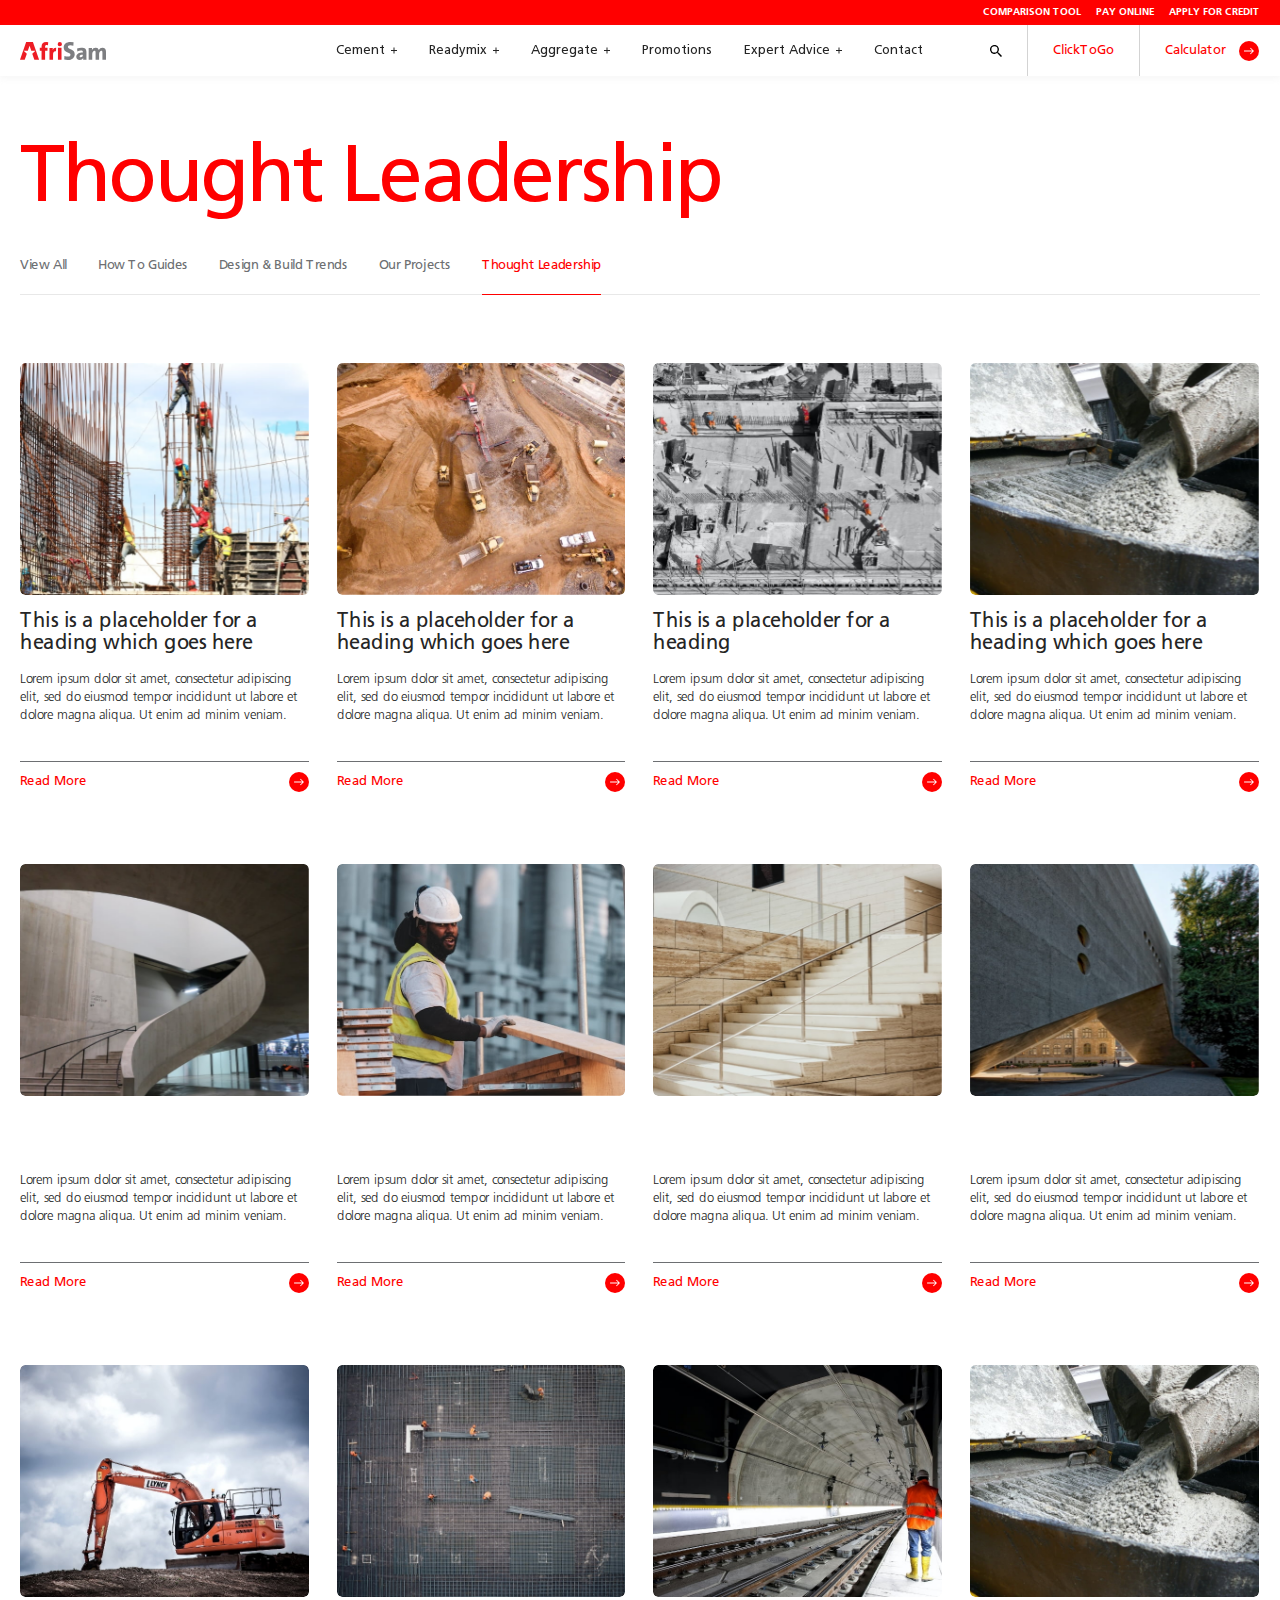
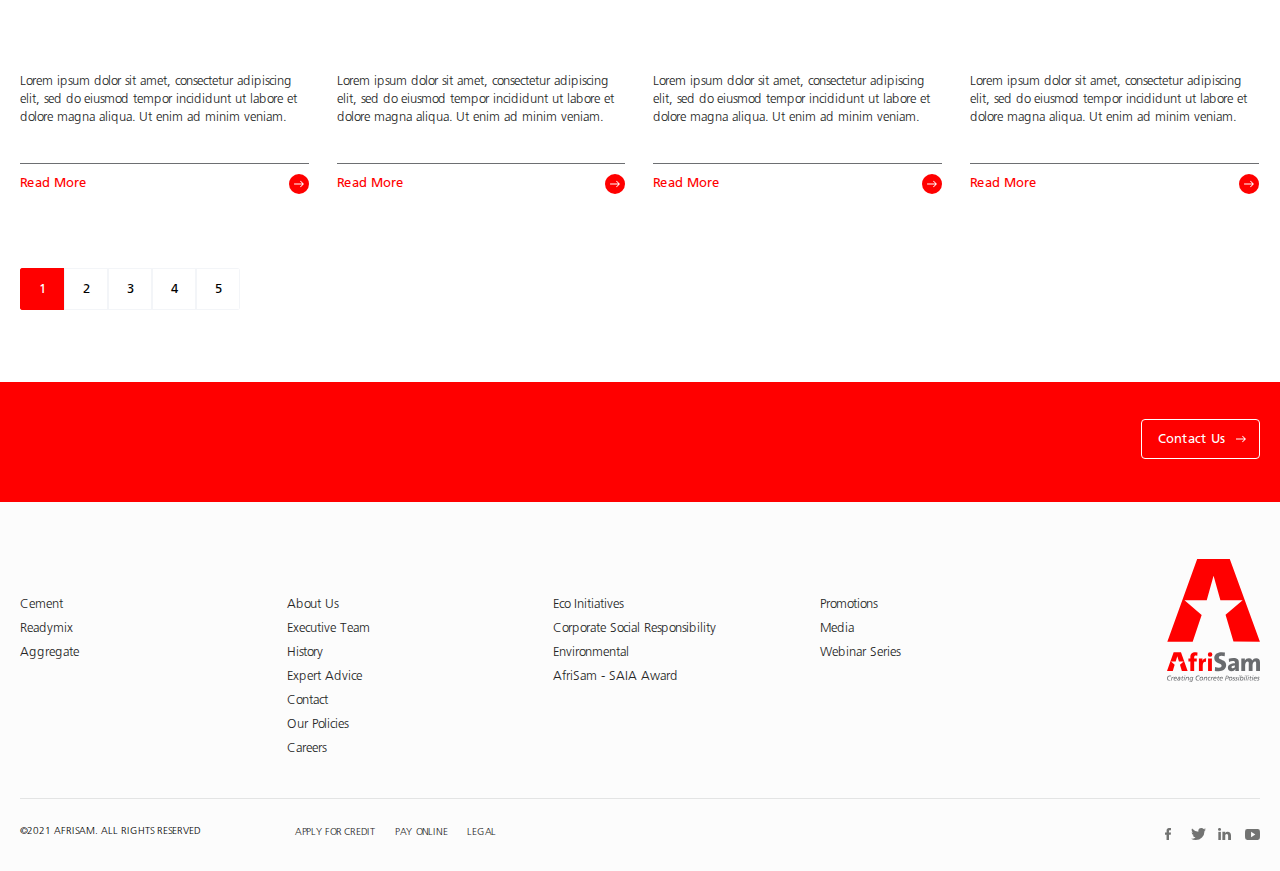
<file: thought-leadership.html>
<!DOCTYPE html>
<html lang="en" >

<head>
    <meta charset="utf-8">
    <meta name="viewport" content="width=device-width, minimum-scale=1.0, maximum-scale=1.0, initial-scale=1.0, user-scalable=no">
    <meta name="format-detection" content="telephone=no">
    <title>AfriSam | Thought Leadership</title>

    <link rel="icon" href="favicon/favicon.png" type="image/png" sizes="32x32">
    <link type="text/css" rel="stylesheet" href="css/slick-theme.min.css">
    <link type="text/css" rel="stylesheet" href="css/slick.min.css">
    <link type="text/css" rel="stylesheet" href="css/style.css">
</head>

<body>
    <main class="main-wrap">
        <!-- Beginning header section -->
        <header class="main-header-section">
            <div class="header-subnav red-bg">
                <div class="common-wrap clear">

                    <ul>
                        <li><a href="#">Comparison Tool</a></li>
                        <li><a href="#">Pay Online</a></li>
                        <li><a href="#">Apply for Credit</a></li>
                    </ul>
                </div>
            </div>
            <div class="main-header">
                <div class="common-wrap clear ">
                    <div class="header-inner">
                        <div class="logo-wrap">
                            <div class="main-logo">
                                <a href="index.html" class="logo"><img src="svgs/main-logo.svg" alt=""></a>
                            </div>
                            <div class="search-trigger">
                                <figure>
                                    <img src="svgs/ic-search.svg" alt="">
                                    <img src="svgs/ic_search.svg" alt="">
                                </figure>
                            </div>
                            <div class="phone-nav" id="phone-nav">
                                <div></div>
                            </div>
                        </div>
                        <div class="nav-wrap ">
                            <div class="nav-wrap-inner">

                                <nav class="main-nav">
                                    <ul>
                                        <li><a href="cement.html">Cement</a>

                                            <div class="sub-menu">
                                                <div class="sub-menu-innar flex-box">
                                                    <div class="common-wrap clear  flex-box">
                                                        <div class="sub-menu-content">
                                                            <h3>Cement</h3>
                                                            <ul>
                                                                <li><a href="cement.html">Complete Range <em>(10)</em></a>
                                                                    
                                                                </li>
                                                                <li><a href="cement.html">Cement <em>(6)</em></a>
                                                                    <div class="sub-sub-nav">
                                                                        <ul>
                                                                            <li><a href="product.html">All Purpose Cement</a></li>
                                                                            <li><a href="product.html">High Strength Cement</a></li>
                                                                            <li><a href="product.html">Rapid Hard Cement</a></li>
                                                                            <li><a href="product.html">Slagment</a></li>
                                                                            <li><a href="product.html">Starbuild</a></li>
                                                                            <li><a href="product.html">Roadstab Cement</a></li>
                                                                        </ul>
                                                                    </div>
                                                                </li>
                                                                <li><a href="cement.html">Premix <em>(4)</em></a>
                                                                    <div class="sub-sub-nav">
                                                                        <ul>
                                                                            <li><a href="product.html">Concrete Premix</a></li>
                                                                            <li><a href="product.html">Building Premix</a></li>
                                                                            <li><a href="product.html">Plaster Premix</a></li>
                                                                            <li><a href="product.html">Screed Premix</a></li>
                                                                        </ul>
                                                                    </div>
                                                                </li>
                                                                <li><a href="cement.html">Processes & FAQs <em>(3)</em>
                                                                    <div class="sub-sub-nav">
                                                                        <ul>
                                                                            <li><a href="product.html">Cement FAQ</a></li>
                                                                            <li><a href="product.html">C-Tech</a></li>
                                                                            <li><a href="product.html">Cement Manufacturing Process</a></li>
                                                                        </ul>
                                                                    </div>
                                                                    </a></li>
                                                            </ul>
                                                        </div>
                                                        <div class="sub-menu-thumb">
                                                            <figure>
                                                                <img src="img/submenu/nav-dropdown_img@2x.png" srcset="img/submenu/nav-dropdown_img.png 640w, img/submenu/nav-dropdown_img@2x.png 1025w, img/submenu/nav-dropdown_img@3x.png 1600w" sources="(min-width:1920px)640w, 1025w, 1600w, 100vw" alt="Hero">
                                                            </figure>
                                                        </div>
                                                    </div>
                                                </div>
                                            </div>
                                        </li>
                                        <li><a href="readymix.html">Readymix</a>
                                            <div class="sub-menu">
                                                <div class="sub-menu-innar flex-box">
                                                    <div class="common-wrap clear  flex-box">
                                                        <div class="sub-menu-content">
                                                            <h3>Readymix</h3>
                                                            <ul>
                                                                <li><a href="readymix.html">Complete Range <em>(11)</em></a>
                                                                    
                                                                </li>
                                                                <li><a href="readymix.html">General Purpose <em>(1)</em></a>
                                                                    <div class="sub-sub-nav">
                                                                        <ul>
                                                                            <li><a href="readymix-product.html">Starmix</a></li>
                                                                        </ul>
                                                                    </div>
                                                                </li>
                                                                <li><a href="readymix.html">Structural Mixes <em>(5)</em></a>
                                                                    <div class="sub-sub-nav">
                                                                        <ul>
                                                                            <li><a href="readymix-product.html">Foundation Mix</a></li>
                                                                            <li><a href="readymix-product.html">Suspended Slab Mix</a></li>
                                                                            <li><a href="readymix-product.html">Surface Bed Mix</a></li>
                                                                            <li><a href="readymix-product.html">Column Mix</a></li>
                                                                            <li><a href="readymix-product.html">Post-tension Mix</a></li>
                                                                            <li><a href="readymix-product.html">Retainer Mix</a></li>
                                                                        </ul>
                                                                    </div>
                                                                </li>
                                                                <li><a href="readymix.html">Specialised Mixes <em>(5)</em>
                                                                    <div class="sub-sub-nav">
                                                                        <ul>
                                                                            <li><a href="readymix-product.html">Flowcrete</a></li>
                                                                            <li><a href="readymix-product.html">Poolmix</a></li>
                                                                            <li><a href="readymix-product.html">Trenchcrete</a></li>
                                                                            <li><a href="readymix-product.html">Hydrafil</a></li>
                                                                        </ul>
                                                                    </div>
                                                                    </a></li>
                                                                <li><a href="readymix.html">Processes & FAQs <em>(5)</em>
                                                                    <div class="sub-sub-nav">
                                                                        <ul>
                                                                            <li><a href="readymix-product.html">Readymix FAQ</a></li>
                                                                            <li><a href="readymix-product.html">Eco Readymix</a></li>
                                                                            <li><a href="readymix-product.html">Customised Mixes</a></li>
                                                                        </ul>
                                                                    </div>
                                                                    </a></li>
                                                            </ul>
                                                        </div>
                                                        <div class="sub-menu-thumb">
                                                            <figure>
                                                                <img src="img/submenu/nav-dropdown_img@2x.png" srcset="img/submenu/nav-dropdown_img.png 640w, img/submenu/nav-dropdown_img@2x.png 1025w, img/submenu/nav-dropdown_img@3x.png 1600w" sources="(min-width:1920px)640w, 1025w, 1600w, 100vw" alt="Hero">
                                                            </figure>
                                                        </div>
                                                    </div>
                                                </div>
                                            </div>
                                        </li>
                                        <li><a href="aggregate.html">Aggregate</a>
                                            <div class="sub-menu">
                                                <div class="sub-menu-innar flex-box">
                                                    <div class="common-wrap clear  flex-box">
                                                        <div class="sub-menu-content">
                                                            <h3>Aggregate</h3>
                                                            <ul>
                                                                <li><a href="aggregate.html">Complete Range <em>(4)</em></a></li>
                                                                <li><a href="aggregate.html">Road Stone</a></li>
                                                                <li><a href="aggregate.html">Concrete Aggregate</a></li>
                                                                <li><a href="aggregate.html">Road Layer Works</a></li>
                                                                <li><a href="aggregate.html">Speciality Aggregate</a></li>
                                                                <li><a href="aggregate.html">Aggregate FAQs</a></li>
                                                            </ul>
                                                        </div>
                                                        <div class="sub-menu-thumb">
                                                            <figure>
                                                                <img src="img/submenu/nav-dropdown_img@2x.png" srcset="img/submenu/nav-dropdown_img.png 640w, img/submenu/nav-dropdown_img@2x.png 1025w, img/submenu/nav-dropdown_img@3x.png 1600w" sources="(min-width:1920px)640w, 1025w, 1600w, 100vw" alt="Hero">
                                                            </figure>
                                                        </div>
                                                    </div>
                                                </div>
                                            </div>
                                        </li>
                                        <li><a href="#">Promotions</a></li>
                                        <li><a href="expert-advice.html">Expert Advice</a>
                                            <div class="sub-menu">
                                                <div class="sub-menu-innar flex-box">
                                                    <div class="common-wrap clear flex-box">
                                                        <div class="sub-menu-content">
                                                            <h3>Expert advice</h3>
                                                            <ul>
                                                                <li><a href="expert-advice.html">How To Guides <em>(10)</em></a>
                                                                    
                                                                </li>
                                                                <li><a href="expert-advice.html">Design & Build Trends <em>(6)</em></a>
                                                                    
                                                                </li>
                                                                <li><a href="expert-advice.html">Inspiration Pieces <em>(4)</em></a>
                                                                    
                                                                </li>
                                                                <li><a href="ethought-leadership.html">Thought Leadership <em>(3)</em>
                                                                    
                                                                    </a></li>
                                                            </ul>
                                                        </div>
                                                        <div class="sub-menu-thumb">
                                                            <figure>
                                                                <img src="img/submenu/nav-dropdown_img@2x.png" srcset="img/submenu/nav-dropdown_img.png 640w, img/submenu/nav-dropdown_img@2x.png 1025w, img/submenu/nav-dropdown_img@3x.png 1600w" sources="(min-width:1920px)640w, 1025w, 1600w, 100vw" alt="Hero">
                                                            </figure>
                                                        </div>
                                                    </div>
                                                </div>
                                            </div>
                                        </li>
                                        <li><a href="#">Contact</a></li>
                                    </ul>
                                    <div class="subnav-apply-credit">
                                        <ul>
                                            <li><a href="#">Comparison Tool</a></li>
                                            <li><a href="#">Pay Online</a></li>
                                            <li><a href="#">Apply for Credit</a></li>
                                        </ul>
                                    </div>
                                </nav>
                                <nav class="sidenav-nav">
                                    <ul>
                                        <li class="search-icon"><a href="#">
                                            <img src="svgs/ic-search.svg" alt="">
                                            <img src="svgs/ic_search.svg" alt="">
                                            </a></li>
                                        <li><a href="#">ClickToGo</a></li>
                                        <li><a href="calculator.html">Calculator
                                            <div class="circle-btn">
                                                <figure class="cta-rect-circle">
                                                    <img src="svgs/ic-plain-white-right-arrow.svg" alt="">
                                                </figure>
                                                <figure class="cta-rect-circle-animate">
                                                    <img src="svgs/ic-plain-white-right-arrow.svg" alt="">
                                                </figure>
                                            </div>
                                            </a>
                                        </li>
                                    </ul>
                                </nav>
                            </div>

                        </div>
                    </div>

                </div>
            </div>
        </header>
        <!-- //End header section -->

        <!-- Beginning main content section -->
        <section class="main-content-wrap readymix blog-summary thought-leadership">
            <section class="product-tab-wrap">
                <div class="common-wrap clear">
                    <div class="product-tab-innar flex">
                        <h1>Thought Leadership</h1>
                        <div class="product-tab flex">
                            <div class="product-tab-trigger flex">
                                <ul>
                                    <li><a href="#product-tab-item-1">View All</a></li>
                                    <li><a href="#product-tab-item-2">How To Guides</a></li>
                                    <li><a href="#product-tab-item-3">Design & Build Trends</a></li>
                                    <li><a href="#product-tab-item-4">Our Projects</a></li>
                                    <li class="tab-active"><a href="#product-tab-item-5">Thought Leadership</a></li>
                                </ul>
                            </div>
                            <div class="line"></div>
                            <div class="product-tab-item-wrap flex mt-40">
                                <div class="product-tab-item" id="product-tab-item-1">
                                    <div class="expert-advice-card-wrap zoom-image flex blog-summary-card-wrap">
                                        <a href="blog-article.html" class="expert-advice-card circle-btn-hover align-content flex">
                                            <div>
                                                <picture>
                                                    <source media="(min-width: 481px)" srcset="img/blog-summary/expert-advice_card_img-1@2x.jpg" sizes="100vw">
                                                    <source media="(max-width: 480px)" srcset="img/blog-summary/expert-advice_card_img-1mobi@2x.jpg" sizes="100vw">
                                                    <img src="img/blog-summary/expert-advice_card_img-1@2x.jpg" srcset="img/blog-summary/expert-advice_card_img-1mobi@2x.jpg, img/blog-summary/expert-advice_card_img-1@2x.jpg" sizes="100vw" alt="">
                                                </picture>
                                                <div class="expert-advice-card-title align-content-inner">
                                                    <h4>This is a placeholder for a heading which goes here</h4>
                                                    <p>Lorem ipsum dolor sit amet, consectetur adipiscing elit, sed do eiusmod tempor incididunt ut labore et dolore magna aliqua. Ut enim ad minim veniam.</p>
                                                </div>
                                                <div class="expert-advice-card-read">
                                                     <div class="link-inner-wrap">
                                                        <em>Read More</em>
                                                        <div class="circle-red">
                                                            <div class="circle-btn">
                                                                <figure class="cta-rect-circle">
                                                                    <img src="svgs/ic-plain-white-right-arrow.svg" alt="">
                                                                </figure>
                                                                <figure class="cta-rect-circle-animate">
                                                                    <img src="svgs/ic-plain-white-right-arrow.svg" alt="">
                                                                </figure>
                                                            </div>
                                                        </div>
                                                    </div>
                                                </div>
                                            </div>
                                        </a>
                                        <a href="blog-article.html" class="expert-advice-card circle-btn-hover align-content flex">
                                            <div>
                                                <picture>
                                                    <source media="(min-width: 481px)" srcset="img/blog-summary/expert-advice_card_img-2@2x.jpg" sizes="100vw">
                                                    <source media="(max-width: 480px)" srcset="img/blog-summary/expert-advice_card_img-2mobi@2x.jpg" sizes="100vw">
                                                    <img src="img/blog-summary/expert-advice_card_img-2@2x.jpg" srcset="img/blog-summary/expert-advice_card_img-2mobi@2x.jpg, img/blog-summary/expert-advice_card_img-2@2x.jpg" sizes="100vw" alt="">
                                                </picture>
                                                <div class="expert-advice-card-title align-content-inner">
                                                    <h4>This is a placeholder for a heading which goes here</h4>
                                                    <p>Lorem ipsum dolor sit amet, consectetur adipiscing elit, sed do eiusmod tempor incididunt ut labore et dolore magna aliqua. Ut enim ad minim veniam.</p>
                                                </div>
                                                <div class="expert-advice-card-read">
                                                     <div class="link-inner-wrap">
                                                        <em>Read More</em>
                                                        <div class="circle-red">
                                                            <div class="circle-btn">
                                                                <figure class="cta-rect-circle">
                                                                    <img src="svgs/ic-plain-white-right-arrow.svg" alt="">
                                                                </figure>
                                                                <figure class="cta-rect-circle-animate">
                                                                    <img src="svgs/ic-plain-white-right-arrow.svg" alt="">
                                                                </figure>
                                                            </div>
                                                        </div>
                                                    </div>
                                                </div>
                                            </div>
                                        </a>
                                        <a href="blog-article.html" class="expert-advice-card circle-btn-hover align-content flex">
                                            <div>
                                                <picture>
                                                    <source media="(min-width: 481px)" srcset="img/blog-summary/expert-advice_card_img-3@2x.jpg" sizes="100vw">
                                                    <source media="(max-width: 480px)" srcset="img/blog-summary/expert-advice_card_img-3mobi@2x.jpg" sizes="100vw">
                                                    <img src="img/blog-summary/expert-advice_card_img-3@2x.jpg" srcset="img/blog-summary/expert-advice_card_img-3mobi@2x.jpg, img/blog-summary/expert-advice_card_img-3@2x.jpg" sizes="100vw" alt="">
                                                </picture>
                                                <div class="expert-advice-card-title align-content-inner">
                                                    <h4>This is a placeholder for a heading </h4>
                                                    <p>Lorem ipsum dolor sit amet, consectetur adipiscing elit, sed do eiusmod tempor incididunt ut labore et dolore magna aliqua. Ut enim ad minim veniam.</p>
                                                </div>
                                                <div class="expert-advice-card-read">
                                                     <div class="link-inner-wrap">
                                                        <em>Read More</em>
                                                        <div class="circle-red">
                                                            <div class="circle-btn">
                                                                <figure class="cta-rect-circle">
                                                                    <img src="svgs/ic-plain-white-right-arrow.svg" alt="">
                                                                </figure>
                                                                <figure class="cta-rect-circle-animate">
                                                                    <img src="svgs/ic-plain-white-right-arrow.svg" alt="">
                                                                </figure>
                                                            </div>
                                                        </div>
                                                    </div>
                                                </div>
                                            </div>
                                        </a>
                                        <a href="blog-article.html" class="expert-advice-card circle-btn-hover align-content flex">
                                            <div>
                                                <picture>
                                                    <source media="(min-width: 481px)" srcset="img/blog-summary/expert-advice_card_img-4@2x.jpg" sizes="100vw">
                                                    <source media="(max-width: 480px)" srcset="img/blog-summary/expert-advice_card_img-4mobi@2x.jpg" sizes="100vw">
                                                    <img src="img/blog-summary/expert-advice_card_img-4@2x.jpg" srcset="img/blog-summary/expert-advice_card_img-4mobi@2x.jpg, img/blog-summary/expert-advice_card_img-4@2x.jpg" sizes="100vw" alt="">
                                                </picture>
                                                <div class="expert-advice-card-title align-content-inner">
                                                    <h4>This is a placeholder for a heading which goes here</h4>
                                                    <p>Lorem ipsum dolor sit amet, consectetur adipiscing elit, sed do eiusmod tempor incididunt ut labore et dolore magna aliqua. Ut enim ad minim veniam.</p>
                                                </div>
                                                <div class="expert-advice-card-read">
                                                     <div class="link-inner-wrap">
                                                        <em>Read More</em>
                                                        <div class="circle-red">
                                                            <div class="circle-btn">
                                                                <figure class="cta-rect-circle">
                                                                    <img src="svgs/ic-plain-white-right-arrow.svg" alt="">
                                                                </figure>
                                                                <figure class="cta-rect-circle-animate">
                                                                    <img src="svgs/ic-plain-white-right-arrow.svg" alt="">
                                                                </figure>
                                                            </div>
                                                        </div>
                                                    </div>
                                                </div>
                                            </div>
                                        </a>
                                        <a href="blog-article.html" class="expert-advice-card circle-btn-hover align-content flex">
                                            <div>
                                                <picture>
                                                    <source media="(min-width: 481px)" srcset="img/blog-summary/expert-advice_card_img-5@2x.jpg" sizes="100vw">
                                                    <source media="(max-width: 480px)" srcset="img/blog-summary/expert-advice_card_img-5mobi@2x.jpg" sizes="100vw">
                                                    <img src="img/blog-summary/expert-advice_card_img-5@2x.jpg" srcset="img/blog-summary/expert-advice_card_img-5mobi@2x.jpg, img/blog-summary/expert-advice_card_img-5@2x.jpg" sizes="100vw" alt="">
                                                </picture>
                                                <div class="expert-advice-card-title align-content-inner">
                                                    <h4>This is a placeholder for a heading which goes here</h4>
                                                    <p>Lorem ipsum dolor sit amet, consectetur adipiscing elit, sed do eiusmod tempor incididunt ut labore et dolore magna aliqua. Ut enim ad minim veniam.</p>
                                                </div>
                                                <div class="expert-advice-card-read">
                                                     <div class="link-inner-wrap">
                                                        <em>Read More</em>
                                                        <div class="circle-red">
                                                            <div class="circle-btn">
                                                                <figure class="cta-rect-circle">
                                                                    <img src="svgs/ic-plain-white-right-arrow.svg" alt="">
                                                                </figure>
                                                                <figure class="cta-rect-circle-animate">
                                                                    <img src="svgs/ic-plain-white-right-arrow.svg" alt="">
                                                                </figure>
                                                            </div>
                                                        </div>
                                                    </div>
                                                </div>
                                            </div>
                                        </a>
                                        <a href="blog-article.html" class="expert-advice-card circle-btn-hover align-content flex">
                                            <div>
                                                <picture>
                                                    <source media="(min-width: 481px)" srcset="img/blog-summary/expert-advice_card_img-6@2x.jpg" sizes="100vw">
                                                    <source media="(max-width: 480px)" srcset="img/blog-summary/expert-advice_card_img-6mobi@2x.jpg" sizes="100vw">
                                                    <img src="img/blog-summary/expert-advice_card_img-6@2x.jpg" srcset="img/blog-summary/expert-advice_card_img-6mobi@2x.jpg, img/blog-summary/expert-advice_card_img-6@2x.jpg" sizes="100vw" alt="">
                                                </picture>
                                                <div class="expert-advice-card-title align-content-inner">
                                                    <h4>This is a placeholder for a heading which goes here</h4>
                                                    <p>Lorem ipsum dolor sit amet, consectetur adipiscing elit, sed do eiusmod tempor incididunt ut labore et dolore magna aliqua. Ut enim ad minim veniam.</p>
                                                </div>
                                                <div class="expert-advice-card-read">
                                                     <div class="link-inner-wrap">
                                                        <em>Read More</em>
                                                        <div class="circle-red">
                                                            <div class="circle-btn">
                                                                <figure class="cta-rect-circle">
                                                                    <img src="svgs/ic-plain-white-right-arrow.svg" alt="">
                                                                </figure>
                                                                <figure class="cta-rect-circle-animate">
                                                                    <img src="svgs/ic-plain-white-right-arrow.svg" alt="">
                                                                </figure>
                                                            </div>
                                                        </div>
                                                    </div>
                                                </div>
                                            </div>
                                        </a>
                                        <a href="blog-article.html" class="expert-advice-card circle-btn-hover align-content flex">
                                            <div>
                                                <picture>
                                                    <source media="(min-width: 481px)" srcset="img/blog-summary/expert-advice_card_img-7@2x.jpg" sizes="100vw">
                                                    <source media="(max-width: 480px)" srcset="img/blog-summary/expert-advice_card_img-7@2x.jpg" sizes="100vw">
                                                    <img src="img/blog-summary/expert-advice_card_img-7@2x.jpg" srcset="img/blog-summary/expert-advice_card_img-7@2x.jpg, img/blog-summary/expert-advice_card_img-7@2x.jpg" sizes="100vw" alt="">
                                                </picture>
                                                <div class="expert-advice-card-title align-content-inner">
                                                    <h4>This is a placeholder for a heading </h4>
                                                    <p>Lorem ipsum dolor sit amet, consectetur adipiscing elit, sed do eiusmod tempor incididunt ut labore et dolore magna aliqua. Ut enim ad minim veniam.</p>
                                                </div>
                                                <div class="expert-advice-card-read">
                                                     <div class="link-inner-wrap">
                                                        <em>Read More</em>
                                                        <div class="circle-red">
                                                            <div class="circle-btn">
                                                                <figure class="cta-rect-circle">
                                                                    <img src="svgs/ic-plain-white-right-arrow.svg" alt="">
                                                                </figure>
                                                                <figure class="cta-rect-circle-animate">
                                                                    <img src="svgs/ic-plain-white-right-arrow.svg" alt="">
                                                                </figure>
                                                            </div>
                                                        </div>
                                                    </div>
                                                </div>
                                            </div>
                                        </a>
                                        <a href="blog-article.html" class="expert-advice-card circle-btn-hover align-content flex">
                                            <div>
                                                <picture>
                                                    <source media="(min-width: 481px)" srcset="img/blog-summary/expert-advice_card_img-8@2x.jpg" sizes="100vw">
                                                    <source media="(max-width: 480px)" srcset="img/blog-summary/expert-advice_card_img-8@2x.jpg" sizes="100vw">
                                                    <img src="img/blog-summary/expert-advice_card_img-8@2x.jpg" srcset="img/blog-summary/expert-advice_card_img-8@2x.jpg, img/blog-summary/expert-advice_card_img-8@2x.jpg" sizes="100vw" alt="">
                                                </picture>
                                                <div class="expert-advice-card-title align-content-inner">
                                                    <h4>This is a placeholder for a heading which goes here</h4>
                                                    <p>Lorem ipsum dolor sit amet, consectetur adipiscing elit, sed do eiusmod tempor incididunt ut labore et dolore magna aliqua. Ut enim ad minim veniam.</p>
                                                </div>
                                                <div class="expert-advice-card-read">
                                                     <div class="link-inner-wrap">
                                                        <em>Read More</em>
                                                        <div class="circle-red">
                                                            <div class="circle-btn">
                                                                <figure class="cta-rect-circle">
                                                                    <img src="svgs/ic-plain-white-right-arrow.svg" alt="">
                                                                </figure>
                                                                <figure class="cta-rect-circle-animate">
                                                                    <img src="svgs/ic-plain-white-right-arrow.svg" alt="">
                                                                </figure>
                                                            </div>
                                                        </div>
                                                    </div>
                                                </div>
                                            </div>
                                        </a>
                                        <a href="blog-article.html" class="expert-advice-card circle-btn-hover align-content flex">
                                            <div>
                                                <picture>
                                                    <source media="(min-width: 481px)" srcset="img/blog-summary/expert-advice_card_img-9@2x.jpg" sizes="100vw">
                                                    <source media="(max-width: 480px)" srcset="img/blog-summary/expert-advice_card_img-9@2x.jpg" sizes="100vw">
                                                    <img src="img/blog-summary/expert-advice_card_img-9@2x.jpg" srcset="img/blog-summary/expert-advice_card_img-9@2x.jpg, img/blog-summary/expert-advice_card_img-9@2x.jpg" sizes="100vw" alt="">
                                                </picture>
                                                <div class="expert-advice-card-title align-content-inner">
                                                    <h4>This is a placeholder for a heading which goes here</h4>
                                                    <p>Lorem ipsum dolor sit amet, consectetur adipiscing elit, sed do eiusmod tempor incididunt ut labore et dolore magna aliqua. Ut enim ad minim veniam.</p>
                                                </div>
                                                <div class="expert-advice-card-read">
                                                     <div class="link-inner-wrap">
                                                        <em>Read More</em>
                                                        <div class="circle-red">
                                                            <div class="circle-btn">
                                                                <figure class="cta-rect-circle">
                                                                    <img src="svgs/ic-plain-white-right-arrow.svg" alt="">
                                                                </figure>
                                                                <figure class="cta-rect-circle-animate">
                                                                    <img src="svgs/ic-plain-white-right-arrow.svg" alt="">
                                                                </figure>
                                                            </div>
                                                        </div>
                                                    </div>
                                                </div>
                                            </div>
                                        </a>
                                        <a href="blog-article.html" class="expert-advice-card circle-btn-hover align-content flex">
                                            <div>
                                                <picture>
                                                    <source media="(min-width: 481px)" srcset="img/blog-summary/expert-advice_card_img-10@2x.jpg" sizes="100vw">
                                                    <source media="(max-width: 480px)" srcset="img/blog-summary/expert-advice_card_img-10@2x.jpg" sizes="100vw">
                                                    <img src="img/blog-summary/expert-advice_card_img-10@2x.jpg" srcset="img/blog-summary/expert-advice_card_img-10@2x.jpg, img/blog-summary/expert-advice_card_img-10@2x.jpg" sizes="100vw" alt="">
                                                </picture>
                                                <div class="expert-advice-card-title align-content-inner">
                                                    <h4>This is a placeholder for a heading which goes here</h4>
                                                    <p>Lorem ipsum dolor sit amet, consectetur adipiscing elit, sed do eiusmod tempor incididunt ut labore et dolore magna aliqua. Ut enim ad minim veniam.</p>
                                                </div>
                                                <div class="expert-advice-card-read">
                                                     <div class="link-inner-wrap">
                                                        <em>Read More</em>
                                                        <div class="circle-red">
                                                            <div class="circle-btn">
                                                                <figure class="cta-rect-circle">
                                                                    <img src="svgs/ic-plain-white-right-arrow.svg" alt="">
                                                                </figure>
                                                                <figure class="cta-rect-circle-animate">
                                                                    <img src="svgs/ic-plain-white-right-arrow.svg" alt="">
                                                                </figure>
                                                            </div>
                                                        </div>
                                                    </div>
                                                </div>
                                            </div>
                                        </a>
                                        <a href="blog-article.html" class="expert-advice-card circle-btn-hover align-content flex">
                                            <div>
                                                <picture>
                                                    <source media="(min-width: 481px)" srcset="img/blog-summary/expert-advice_card_img-11@2x.jpg" sizes="100vw">
                                                    <source media="(max-width: 480px)" srcset="img/blog-summary/expert-advice_card_img-11@2x.jpg" sizes="100vw">
                                                    <img src="img/blog-summary/expert-advice_card_img-11@2x.jpg" srcset="img/blog-summary/expert-advice_card_img-11@2x.jpg, img/blog-summary/expert-advice_card_img-11@2x.jpg" sizes="100vw" alt="">
                                                </picture>
                                                <div class="expert-advice-card-title align-content-inner">
                                                    <h4>This is a placeholder for a heading </h4>
                                                    <p>Lorem ipsum dolor sit amet, consectetur adipiscing elit, sed do eiusmod tempor incididunt ut labore et dolore magna aliqua. Ut enim ad minim veniam.</p>
                                                </div>
                                                <div class="expert-advice-card-read">
                                                     <div class="link-inner-wrap">
                                                        <em>Read More</em>
                                                        <div class="circle-red">
                                                            <div class="circle-btn">
                                                                <figure class="cta-rect-circle">
                                                                    <img src="svgs/ic-plain-white-right-arrow.svg" alt="">
                                                                </figure>
                                                                <figure class="cta-rect-circle-animate">
                                                                    <img src="svgs/ic-plain-white-right-arrow.svg" alt="">
                                                                </figure>
                                                            </div>
                                                        </div>
                                                    </div>
                                                </div>
                                            </div>
                                        </a>
                                        <a href="blog-article.html" class="expert-advice-card circle-btn-hover align-content flex">
                                            <div>
                                                <picture>
                                                    <source media="(min-width: 481px)" srcset="img/blog-summary/expert-advice_card_img-12@2x.jpg" sizes="100vw">
                                                    <source media="(max-width: 480px)" srcset="img/blog-summary/expert-advice_card_img-12@2x.jpg" sizes="100vw">
                                                    <img src="img/blog-summary/expert-advice_card_img-12@2x.jpg" srcset="img/blog-summary/expert-advice_card_img-12@2x.jpg, img/blog-summary/expert-advice_card_img-12@2x.jpg" sizes="100vw" alt="">
                                                </picture>
                                                <div class="expert-advice-card-title align-content-inner">
                                                    <h4>This is a placeholder for a heading which goes here</h4>
                                                    <p>Lorem ipsum dolor sit amet, consectetur adipiscing elit, sed do eiusmod tempor incididunt ut labore et dolore magna aliqua. Ut enim ad minim veniam.</p>
                                                </div>
                                                <div class="expert-advice-card-read">
                                                     <div class="link-inner-wrap">
                                                        <em>Read More</em>
                                                        <div class="circle-red">
                                                            <div class="circle-btn">
                                                                <figure class="cta-rect-circle">
                                                                    <img src="svgs/ic-plain-white-right-arrow.svg" alt="">
                                                                </figure>
                                                                <figure class="cta-rect-circle-animate">
                                                                    <img src="svgs/ic-plain-white-right-arrow.svg" alt="">
                                                                </figure>
                                                            </div>
                                                        </div>
                                                    </div>
                                                </div>
                                            </div>
                                        </a>
                                    </div>
                                    <div class="blog-summary-card-pagination">
                                        <ul class="flex">
                                            <li class="active"><a href="#">1</a></li>
                                            <li><a href="#">2</a></li>
                                            <li><a href="#">3</a></li>
                                            <li><a href="#">4</a></li>
                                            <li><a href="#">5</a></li>
                                        </ul>
                                    </div>
                                </div>
                                <div class="product-tab-item" id="product-tab-item-2">
                                    <div class="expert-advice-card-wrap zoom-image flex blog-summary-card-wrap">
                                        <a href="blog-article.html" class="expert-advice-card circle-btn-hover align-content flex">
                                            <div>
                                                <picture>
                                                    <source media="(min-width: 481px)" srcset="img/blog-summary/expert-advice_card_img-4@2x.jpg" sizes="100vw">
                                                    <source media="(max-width: 480px)" srcset="img/blog-summary/expert-advice_card_img-4mobi@2x.jpg" sizes="100vw">
                                                    <img src="img/blog-summary/expert-advice_card_img-4@2x.jpg" srcset="img/blog-summary/expert-advice_card_img-4mobi@2x.jpg, img/blog-summary/expert-advice_card_img-4@2x.jpg" sizes="100vw" alt="">
                                                </picture>
                                                <div class="expert-advice-card-title align-content-inner">
                                                    <h4>This is a placeholder for a heading which goes here</h4>
                                                    <p>Lorem ipsum dolor sit amet, consectetur adipiscing elit, sed do eiusmod tempor incididunt ut labore et dolore magna aliqua. Ut enim ad minim veniam.</p>
                                                </div>
                                                <div class="expert-advice-card-read">
                                                     <div class="link-inner-wrap">
                                                        <em>Read More</em>
                                                        <div class="circle-red">
                                                            <div class="circle-btn">
                                                                <figure class="cta-rect-circle">
                                                                    <img src="svgs/ic-plain-white-right-arrow.svg" alt="">
                                                                </figure>
                                                                <figure class="cta-rect-circle-animate">
                                                                    <img src="svgs/ic-plain-white-right-arrow.svg" alt="">
                                                                </figure>
                                                            </div>
                                                        </div>
                                                    </div>
                                                </div>
                                            </div>
                                        </a>
                                        <a href="blog-article.html" class="expert-advice-card circle-btn-hover align-content flex">
                                            <div>
                                                <picture>
                                                    <source media="(min-width: 481px)" srcset="img/blog-summary/expert-advice_card_img-5@2x.jpg" sizes="100vw">
                                                    <source media="(max-width: 480px)" srcset="img/blog-summary/expert-advice_card_img-5mobi@2x.jpg" sizes="100vw">
                                                    <img src="img/blog-summary/expert-advice_card_img-5@2x.jpg" srcset="img/blog-summary/expert-advice_card_img-5mobi@2x.jpg, img/blog-summary/expert-advice_card_img-5@2x.jpg" sizes="100vw" alt="">
                                                </picture>
                                                <div class="expert-advice-card-title align-content-inner">
                                                    <h4>This is a placeholder for a heading which goes here</h4>
                                                    <p>Lorem ipsum dolor sit amet, consectetur adipiscing elit, sed do eiusmod tempor incididunt ut labore et dolore magna aliqua. Ut enim ad minim veniam.</p>
                                                </div>
                                                <div class="expert-advice-card-read">
                                                     <div class="link-inner-wrap">
                                                        <em>Read More</em>
                                                        <div class="circle-red">
                                                            <div class="circle-btn">
                                                                <figure class="cta-rect-circle">
                                                                    <img src="svgs/ic-plain-white-right-arrow.svg" alt="">
                                                                </figure>
                                                                <figure class="cta-rect-circle-animate">
                                                                    <img src="svgs/ic-plain-white-right-arrow.svg" alt="">
                                                                </figure>
                                                            </div>
                                                        </div>
                                                    </div>
                                                </div>
                                            </div>
                                        </a>
                                        <a href="blog-article.html" class="expert-advice-card circle-btn-hover align-content flex">
                                            <div>
                                                <picture>
                                                    <source media="(min-width: 481px)" srcset="img/blog-summary/expert-advice_card_img-6@2x.jpg" sizes="100vw">
                                                    <source media="(max-width: 480px)" srcset="img/blog-summary/expert-advice_card_img-6mobi@2x.jpg" sizes="100vw">
                                                    <img src="img/blog-summary/expert-advice_card_img-6@2x.jpg" srcset="img/blog-summary/expert-advice_card_img-6mobi@2x.jpg, img/blog-summary/expert-advice_card_img-6@2x.jpg" sizes="100vw" alt="">
                                                </picture>
                                                <div class="expert-advice-card-title align-content-inner">
                                                    <h4>This is a placeholder for a heading which goes here</h4>
                                                    <p>Lorem ipsum dolor sit amet, consectetur adipiscing elit, sed do eiusmod tempor incididunt ut labore et dolore magna aliqua. Ut enim ad minim veniam.</p>
                                                </div>
                                                <div class="expert-advice-card-read">
                                                     <div class="link-inner-wrap">
                                                        <em>Read More</em>
                                                        <div class="circle-red">
                                                            <div class="circle-btn">
                                                                <figure class="cta-rect-circle">
                                                                    <img src="svgs/ic-plain-white-right-arrow.svg" alt="">
                                                                </figure>
                                                                <figure class="cta-rect-circle-animate">
                                                                    <img src="svgs/ic-plain-white-right-arrow.svg" alt="">
                                                                </figure>
                                                            </div>
                                                        </div>
                                                    </div>
                                                </div>
                                            </div>
                                        </a>
                                        <a href="blog-article.html" class="expert-advice-card circle-btn-hover align-content flex">
                                            <div>
                                                <picture>
                                                    <source media="(min-width: 481px)" srcset="img/blog-summary/expert-advice_card_img-7@2x.jpg" sizes="100vw">
                                                    <source media="(max-width: 480px)" srcset="img/blog-summary/expert-advice_card_img-7@2x.jpg" sizes="100vw">
                                                    <img src="img/blog-summary/expert-advice_card_img-7@2x.jpg" srcset="img/blog-summary/expert-advice_card_img-7@2x.jpg, img/blog-summary/expert-advice_card_img-7@2x.jpg" sizes="100vw" alt="">
                                                </picture>
                                                <div class="expert-advice-card-title align-content-inner">
                                                    <h4>This is a placeholder for a heading </h4>
                                                    <p>Lorem ipsum dolor sit amet, consectetur adipiscing elit, sed do eiusmod tempor incididunt ut labore et dolore magna aliqua. Ut enim ad minim veniam.</p>
                                                </div>
                                                <div class="expert-advice-card-read">
                                                     <div class="link-inner-wrap">
                                                        <em>Read More</em>
                                                        <div class="circle-red">
                                                            <div class="circle-btn">
                                                                <figure class="cta-rect-circle">
                                                                    <img src="svgs/ic-plain-white-right-arrow.svg" alt="">
                                                                </figure>
                                                                <figure class="cta-rect-circle-animate">
                                                                    <img src="svgs/ic-plain-white-right-arrow.svg" alt="">
                                                                </figure>
                                                            </div>
                                                        </div>
                                                    </div>
                                                </div>
                                            </div>
                                        </a>
                                        <a href="blog-article.html" class="expert-advice-card circle-btn-hover align-content flex">
                                            <div>
                                                <picture>
                                                    <source media="(min-width: 481px)" srcset="img/blog-summary/expert-advice_card_img-8@2x.jpg" sizes="100vw">
                                                    <source media="(max-width: 480px)" srcset="img/blog-summary/expert-advice_card_img-8@2x.jpg" sizes="100vw">
                                                    <img src="img/blog-summary/expert-advice_card_img-8@2x.jpg" srcset="img/blog-summary/expert-advice_card_img-8@2x.jpg, img/blog-summary/expert-advice_card_img-8@2x.jpg" sizes="100vw" alt="">
                                                </picture>
                                                <div class="expert-advice-card-title align-content-inner">
                                                    <h4>This is a placeholder for a heading which goes here</h4>
                                                    <p>Lorem ipsum dolor sit amet, consectetur adipiscing elit, sed do eiusmod tempor incididunt ut labore et dolore magna aliqua. Ut enim ad minim veniam.</p>
                                                </div>
                                                <div class="expert-advice-card-read">
                                                     <div class="link-inner-wrap">
                                                        <em>Read More</em>
                                                        <div class="circle-red">
                                                            <div class="circle-btn">
                                                                <figure class="cta-rect-circle">
                                                                    <img src="svgs/ic-plain-white-right-arrow.svg" alt="">
                                                                </figure>
                                                                <figure class="cta-rect-circle-animate">
                                                                    <img src="svgs/ic-plain-white-right-arrow.svg" alt="">
                                                                </figure>
                                                            </div>
                                                        </div>
                                                    </div>
                                                </div>
                                            </div>
                                        </a>
                                        <a href="blog-article.html" class="expert-advice-card circle-btn-hover align-content flex">
                                            <div>
                                                <picture>
                                                    <source media="(min-width: 481px)" srcset="img/blog-summary/expert-advice_card_img-9@2x.jpg" sizes="100vw">
                                                    <source media="(max-width: 480px)" srcset="img/blog-summary/expert-advice_card_img-9@2x.jpg" sizes="100vw">
                                                    <img src="img/blog-summary/expert-advice_card_img-9@2x.jpg" srcset="img/blog-summary/expert-advice_card_img-9@2x.jpg, img/blog-summary/expert-advice_card_img-9@2x.jpg" sizes="100vw" alt="">
                                                </picture>
                                                <div class="expert-advice-card-title align-content-inner">
                                                    <h4>This is a placeholder for a heading which goes here</h4>
                                                    <p>Lorem ipsum dolor sit amet, consectetur adipiscing elit, sed do eiusmod tempor incididunt ut labore et dolore magna aliqua. Ut enim ad minim veniam.</p>
                                                </div>
                                                <div class="expert-advice-card-read">
                                                     <div class="link-inner-wrap">
                                                        <em>Read More</em>
                                                        <div class="circle-red">
                                                            <div class="circle-btn">
                                                                <figure class="cta-rect-circle">
                                                                    <img src="svgs/ic-plain-white-right-arrow.svg" alt="">
                                                                </figure>
                                                                <figure class="cta-rect-circle-animate">
                                                                    <img src="svgs/ic-plain-white-right-arrow.svg" alt="">
                                                                </figure>
                                                            </div>
                                                        </div>
                                                    </div>
                                                </div>
                                            </div>
                                        </a>
                                        <a href="blog-article.html" class="expert-advice-card circle-btn-hover align-content flex">
                                            <div>
                                                <picture>
                                                    <source media="(min-width: 481px)" srcset="img/blog-summary/expert-advice_card_img-10@2x.jpg" sizes="100vw">
                                                    <source media="(max-width: 480px)" srcset="img/blog-summary/expert-advice_card_img-10@2x.jpg" sizes="100vw">
                                                    <img src="img/blog-summary/expert-advice_card_img-10@2x.jpg" srcset="img/blog-summary/expert-advice_card_img-10@2x.jpg, img/blog-summary/expert-advice_card_img-10@2x.jpg" sizes="100vw" alt="">
                                                </picture>
                                                <div class="expert-advice-card-title align-content-inner">
                                                    <h4>This is a placeholder for a heading which goes here</h4>
                                                    <p>Lorem ipsum dolor sit amet, consectetur adipiscing elit, sed do eiusmod tempor incididunt ut labore et dolore magna aliqua. Ut enim ad minim veniam.</p>
                                                </div>
                                                <div class="expert-advice-card-read">
                                                     <div class="link-inner-wrap">
                                                        <em>Read More</em>
                                                        <div class="circle-red">
                                                            <div class="circle-btn">
                                                                <figure class="cta-rect-circle">
                                                                    <img src="svgs/ic-plain-white-right-arrow.svg" alt="">
                                                                </figure>
                                                                <figure class="cta-rect-circle-animate">
                                                                    <img src="svgs/ic-plain-white-right-arrow.svg" alt="">
                                                                </figure>
                                                            </div>
                                                        </div>
                                                    </div>
                                                </div>
                                            </div>
                                        </a>
                                    </div>
                                </div>
                                <div class="product-tab-item" id="product-tab-item-3">
                                    <div class="expert-advice-card-wrap zoom-image flex blog-summary-card-wrap">
                                        <a href="blog-article.html" class="expert-advice-card circle-btn-hover align-content flex">
                                            <div>
                                                <picture>
                                                    <source media="(min-width: 481px)" srcset="img/blog-summary/expert-advice_card_img-5@2x.jpg" sizes="100vw">
                                                    <source media="(max-width: 480px)" srcset="img/blog-summary/expert-advice_card_img-5mobi@2x.jpg" sizes="100vw">
                                                    <img src="img/blog-summary/expert-advice_card_img-5@2x.jpg" srcset="img/blog-summary/expert-advice_card_img-5mobi@2x.jpg, img/blog-summary/expert-advice_card_img-5@2x.jpg" sizes="100vw" alt="">
                                                </picture>
                                                <div class="expert-advice-card-title align-content-inner">
                                                    <h4>This is a placeholder for a heading which goes here</h4>
                                                    <p>Lorem ipsum dolor sit amet, consectetur adipiscing elit, sed do eiusmod tempor incididunt ut labore et dolore magna aliqua. Ut enim ad minim veniam.</p>
                                                </div>
                                                <div class="expert-advice-card-read">
                                                     <div class="link-inner-wrap">
                                                        <em>Read More</em>
                                                        <div class="circle-red">
                                                            <div class="circle-btn">
                                                                <figure class="cta-rect-circle">
                                                                    <img src="svgs/ic-plain-white-right-arrow.svg" alt="">
                                                                </figure>
                                                                <figure class="cta-rect-circle-animate">
                                                                    <img src="svgs/ic-plain-white-right-arrow.svg" alt="">
                                                                </figure>
                                                            </div>
                                                        </div>
                                                    </div>
                                                </div>
                                            </div>
                                        </a>
                                        <a href="blog-article.html" class="expert-advice-card circle-btn-hover align-content flex">
                                            <div>
                                                <picture>
                                                    <source media="(min-width: 481px)" srcset="img/blog-summary/expert-advice_card_img-6@2x.jpg" sizes="100vw">
                                                    <source media="(max-width: 480px)" srcset="img/blog-summary/expert-advice_card_img-6mobi@2x.jpg" sizes="100vw">
                                                    <img src="img/blog-summary/expert-advice_card_img-6@2x.jpg" srcset="img/blog-summary/expert-advice_card_img-6mobi@2x.jpg, img/blog-summary/expert-advice_card_img-6@2x.jpg" sizes="100vw" alt="">
                                                </picture>
                                                <div class="expert-advice-card-title align-content-inner">
                                                    <h4>This is a placeholder for a heading which goes here</h4>
                                                    <p>Lorem ipsum dolor sit amet, consectetur adipiscing elit, sed do eiusmod tempor incididunt ut labore et dolore magna aliqua. Ut enim ad minim veniam.</p>
                                                </div>
                                                <div class="expert-advice-card-read">
                                                     <div class="link-inner-wrap">
                                                        <em>Read More</em>
                                                        <div class="circle-red">
                                                            <div class="circle-btn">
                                                                <figure class="cta-rect-circle">
                                                                    <img src="svgs/ic-plain-white-right-arrow.svg" alt="">
                                                                </figure>
                                                                <figure class="cta-rect-circle-animate">
                                                                    <img src="svgs/ic-plain-white-right-arrow.svg" alt="">
                                                                </figure>
                                                            </div>
                                                        </div>
                                                    </div>
                                                </div>
                                            </div>
                                        </a>
                                        <a href="blog-article.html" class="expert-advice-card circle-btn-hover align-content flex">
                                            <div>
                                                <picture>
                                                    <source media="(min-width: 481px)" srcset="img/blog-summary/expert-advice_card_img-7@2x.jpg" sizes="100vw">
                                                    <source media="(max-width: 480px)" srcset="img/blog-summary/expert-advice_card_img-7@2x.jpg" sizes="100vw">
                                                    <img src="img/blog-summary/expert-advice_card_img-7@2x.jpg" srcset="img/blog-summary/expert-advice_card_img-7@2x.jpg, img/blog-summary/expert-advice_card_img-7@2x.jpg" sizes="100vw" alt="">
                                                </picture>
                                                <div class="expert-advice-card-title align-content-inner">
                                                    <h4>This is a placeholder for a heading </h4>
                                                    <p>Lorem ipsum dolor sit amet, consectetur adipiscing elit, sed do eiusmod tempor incididunt ut labore et dolore magna aliqua. Ut enim ad minim veniam.</p>
                                                </div>
                                                <div class="expert-advice-card-read">
                                                     <div class="link-inner-wrap">
                                                        <em>Read More</em>
                                                        <div class="circle-red">
                                                            <div class="circle-btn">
                                                                <figure class="cta-rect-circle">
                                                                    <img src="svgs/ic-plain-white-right-arrow.svg" alt="">
                                                                </figure>
                                                                <figure class="cta-rect-circle-animate">
                                                                    <img src="svgs/ic-plain-white-right-arrow.svg" alt="">
                                                                </figure>
                                                            </div>
                                                        </div>
                                                    </div>
                                                </div>
                                            </div>
                                        </a>
                                        <a href="blog-article.html" class="expert-advice-card circle-btn-hover align-content flex">
                                            <div>
                                                <picture>
                                                    <source media="(min-width: 481px)" srcset="img/blog-summary/expert-advice_card_img-8@2x.jpg" sizes="100vw">
                                                    <source media="(max-width: 480px)" srcset="img/blog-summary/expert-advice_card_img-8@2x.jpg" sizes="100vw">
                                                    <img src="img/blog-summary/expert-advice_card_img-8@2x.jpg" srcset="img/blog-summary/expert-advice_card_img-8@2x.jpg, img/blog-summary/expert-advice_card_img-8@2x.jpg" sizes="100vw" alt="">
                                                </picture>
                                                <div class="expert-advice-card-title align-content-inner">
                                                    <h4>This is a placeholder for a heading which goes here</h4>
                                                    <p>Lorem ipsum dolor sit amet, consectetur adipiscing elit, sed do eiusmod tempor incididunt ut labore et dolore magna aliqua. Ut enim ad minim veniam.</p>
                                                </div>
                                                <div class="expert-advice-card-read">
                                                     <div class="link-inner-wrap">
                                                        <em>Read More</em>
                                                        <div class="circle-red">
                                                            <div class="circle-btn">
                                                                <figure class="cta-rect-circle">
                                                                    <img src="svgs/ic-plain-white-right-arrow.svg" alt="">
                                                                </figure>
                                                                <figure class="cta-rect-circle-animate">
                                                                    <img src="svgs/ic-plain-white-right-arrow.svg" alt="">
                                                                </figure>
                                                            </div>
                                                        </div>
                                                    </div>
                                                </div>
                                            </div>
                                        </a>
                                        <a href="blog-article.html" class="expert-advice-card circle-btn-hover align-content flex">
                                            <div>
                                                <picture>
                                                    <source media="(min-width: 481px)" srcset="img/blog-summary/expert-advice_card_img-9@2x.jpg" sizes="100vw">
                                                    <source media="(max-width: 480px)" srcset="img/blog-summary/expert-advice_card_img-9@2x.jpg" sizes="100vw">
                                                    <img src="img/blog-summary/expert-advice_card_img-9@2x.jpg" srcset="img/blog-summary/expert-advice_card_img-9@2x.jpg, img/blog-summary/expert-advice_card_img-9@2x.jpg" sizes="100vw" alt="">
                                                </picture>
                                                <div class="expert-advice-card-title align-content-inner">
                                                    <h4>This is a placeholder for a heading which goes here</h4>
                                                    <p>Lorem ipsum dolor sit amet, consectetur adipiscing elit, sed do eiusmod tempor incididunt ut labore et dolore magna aliqua. Ut enim ad minim veniam.</p>
                                                </div>
                                                <div class="expert-advice-card-read">
                                                     <div class="link-inner-wrap">
                                                        <em>Read More</em>
                                                        <div class="circle-red">
                                                            <div class="circle-btn">
                                                                <figure class="cta-rect-circle">
                                                                    <img src="svgs/ic-plain-white-right-arrow.svg" alt="">
                                                                </figure>
                                                                <figure class="cta-rect-circle-animate">
                                                                    <img src="svgs/ic-plain-white-right-arrow.svg" alt="">
                                                                </figure>
                                                            </div>
                                                        </div>
                                                    </div>
                                                </div>
                                            </div>
                                        </a>
                                        <a href="blog-article.html" class="expert-advice-card circle-btn-hover align-content flex">
                                            <div>
                                                <picture>
                                                    <source media="(min-width: 481px)" srcset="img/blog-summary/expert-advice_card_img-10@2x.jpg" sizes="100vw">
                                                    <source media="(max-width: 480px)" srcset="img/blog-summary/expert-advice_card_img-10@2x.jpg" sizes="100vw">
                                                    <img src="img/blog-summary/expert-advice_card_img-10@2x.jpg" srcset="img/blog-summary/expert-advice_card_img-10@2x.jpg, img/blog-summary/expert-advice_card_img-10@2x.jpg" sizes="100vw" alt="">
                                                </picture>
                                                <div class="expert-advice-card-title align-content-inner">
                                                    <h4>This is a placeholder for a heading which goes here</h4>
                                                    <p>Lorem ipsum dolor sit amet, consectetur adipiscing elit, sed do eiusmod tempor incididunt ut labore et dolore magna aliqua. Ut enim ad minim veniam.</p>
                                                </div>
                                                <div class="expert-advice-card-read">
                                                     <div class="link-inner-wrap">
                                                        <em>Read More</em>
                                                        <div class="circle-red">
                                                            <div class="circle-btn">
                                                                <figure class="cta-rect-circle">
                                                                    <img src="svgs/ic-plain-white-right-arrow.svg" alt="">
                                                                </figure>
                                                                <figure class="cta-rect-circle-animate">
                                                                    <img src="svgs/ic-plain-white-right-arrow.svg" alt="">
                                                                </figure>
                                                            </div>
                                                        </div>
                                                    </div>
                                                </div>
                                            </div>
                                        </a>
                                        <a href="blog-article.html" class="expert-advice-card circle-btn-hover align-content flex">
                                            <div>
                                                <picture>
                                                    <source media="(min-width: 481px)" srcset="img/blog-summary/expert-advice_card_img-11@2x.jpg" sizes="100vw">
                                                    <source media="(max-width: 480px)" srcset="img/blog-summary/expert-advice_card_img-11@2x.jpg" sizes="100vw">
                                                    <img src="img/blog-summary/expert-advice_card_img-11@2x.jpg" srcset="img/blog-summary/expert-advice_card_img-11@2x.jpg, img/blog-summary/expert-advice_card_img-11@2x.jpg" sizes="100vw" alt="">
                                                </picture>
                                                <div class="expert-advice-card-title align-content-inner">
                                                    <h4>This is a placeholder for a heading </h4>
                                                    <p>Lorem ipsum dolor sit amet, consectetur adipiscing elit, sed do eiusmod tempor incididunt ut labore et dolore magna aliqua. Ut enim ad minim veniam.</p>
                                                </div>
                                                <div class="expert-advice-card-read">
                                                     <div class="link-inner-wrap">
                                                        <em>Read More</em>
                                                        <div class="circle-red">
                                                            <div class="circle-btn">
                                                                <figure class="cta-rect-circle">
                                                                    <img src="svgs/ic-plain-white-right-arrow.svg" alt="">
                                                                </figure>
                                                                <figure class="cta-rect-circle-animate">
                                                                    <img src="svgs/ic-plain-white-right-arrow.svg" alt="">
                                                                </figure>
                                                            </div>
                                                        </div>
                                                    </div>
                                                </div>
                                            </div>
                                        </a>
                                        <a href="blog-article.html" class="expert-advice-card circle-btn-hover align-content flex">
                                            <div>
                                                <picture>
                                                    <source media="(min-width: 481px)" srcset="img/blog-summary/expert-advice_card_img-12@2x.jpg" sizes="100vw">
                                                    <source media="(max-width: 480px)" srcset="img/blog-summary/expert-advice_card_img-12@2x.jpg" sizes="100vw">
                                                    <img src="img/blog-summary/expert-advice_card_img-12@2x.jpg" srcset="img/blog-summary/expert-advice_card_img-12@2x.jpg, img/blog-summary/expert-advice_card_img-12@2x.jpg" sizes="100vw" alt="">
                                                </picture>
                                                <div class="expert-advice-card-title align-content-inner">
                                                    <h4>This is a placeholder for a heading which goes here</h4>
                                                    <p>Lorem ipsum dolor sit amet, consectetur adipiscing elit, sed do eiusmod tempor incididunt ut labore et dolore magna aliqua. Ut enim ad minim veniam.</p>
                                                </div>
                                                <div class="expert-advice-card-read">
                                                     <div class="link-inner-wrap">
                                                        <em>Read More</em>
                                                        <div class="circle-red">
                                                            <div class="circle-btn">
                                                                <figure class="cta-rect-circle">
                                                                    <img src="svgs/ic-plain-white-right-arrow.svg" alt="">
                                                                </figure>
                                                                <figure class="cta-rect-circle-animate">
                                                                    <img src="svgs/ic-plain-white-right-arrow.svg" alt="">
                                                                </figure>
                                                            </div>
                                                        </div>
                                                    </div>
                                                </div>
                                            </div>
                                        </a>
                                    </div>
                                </div>
                                <div class="product-tab-item" id="product-tab-item-4">
                                    <div class="expert-advice-card-wrap zoom-image flex blog-summary-card-wrap">
                                        <a href="blog-article.html" class="expert-advice-card circle-btn-hover align-content flex">
                                            <div>
                                                <picture>
                                                    <source media="(min-width: 481px)" srcset="img/blog-summary/expert-advice_card_img-6@2x.jpg" sizes="100vw">
                                                    <source media="(max-width: 480px)" srcset="img/blog-summary/expert-advice_card_img-6mobi@2x.jpg" sizes="100vw">
                                                    <img src="img/blog-summary/expert-advice_card_img-6@2x.jpg" srcset="img/blog-summary/expert-advice_card_img-6mobi@2x.jpg, img/blog-summary/expert-advice_card_img-6@2x.jpg" sizes="100vw" alt="">
                                                </picture>
                                                <div class="expert-advice-card-title align-content-inner">
                                                    <h4>This is a placeholder for a heading which goes here</h4>
                                                    <p>Lorem ipsum dolor sit amet, consectetur adipiscing elit, sed do eiusmod tempor incididunt ut labore et dolore magna aliqua. Ut enim ad minim veniam.</p>
                                                </div>
                                                <div class="expert-advice-card-read">
                                                     <div class="link-inner-wrap">
                                                        <em>Read More</em>
                                                        <div class="circle-red">
                                                            <div class="circle-btn">
                                                                <figure class="cta-rect-circle">
                                                                    <img src="svgs/ic-plain-white-right-arrow.svg" alt="">
                                                                </figure>
                                                                <figure class="cta-rect-circle-animate">
                                                                    <img src="svgs/ic-plain-white-right-arrow.svg" alt="">
                                                                </figure>
                                                            </div>
                                                        </div>
                                                    </div>
                                                </div>
                                            </div>
                                        </a>
                                        <a href="blog-article.html" class="expert-advice-card circle-btn-hover align-content flex">
                                            <div>
                                                <picture>
                                                    <source media="(min-width: 481px)" srcset="img/blog-summary/expert-advice_card_img-7@2x.jpg" sizes="100vw">
                                                    <source media="(max-width: 480px)" srcset="img/blog-summary/expert-advice_card_img-7@2x.jpg" sizes="100vw">
                                                    <img src="img/blog-summary/expert-advice_card_img-7@2x.jpg" srcset="img/blog-summary/expert-advice_card_img-7@2x.jpg, img/blog-summary/expert-advice_card_img-7@2x.jpg" sizes="100vw" alt="">
                                                </picture>
                                                <div class="expert-advice-card-title align-content-inner">
                                                    <h4>This is a placeholder for a heading </h4>
                                                    <p>Lorem ipsum dolor sit amet, consectetur adipiscing elit, sed do eiusmod tempor incididunt ut labore et dolore magna aliqua. Ut enim ad minim veniam.</p>
                                                </div>
                                                <div class="expert-advice-card-read">
                                                     <div class="link-inner-wrap">
                                                        <em>Read More</em>
                                                        <div class="circle-red">
                                                            <div class="circle-btn">
                                                                <figure class="cta-rect-circle">
                                                                    <img src="svgs/ic-plain-white-right-arrow.svg" alt="">
                                                                </figure>
                                                                <figure class="cta-rect-circle-animate">
                                                                    <img src="svgs/ic-plain-white-right-arrow.svg" alt="">
                                                                </figure>
                                                            </div>
                                                        </div>
                                                    </div>
                                                </div>
                                            </div>
                                        </a>
                                        <a href="blog-article.html" class="expert-advice-card circle-btn-hover align-content flex">
                                            <div>
                                                <picture>
                                                    <source media="(min-width: 481px)" srcset="img/blog-summary/expert-advice_card_img-8@2x.jpg" sizes="100vw">
                                                    <source media="(max-width: 480px)" srcset="img/blog-summary/expert-advice_card_img-8@2x.jpg" sizes="100vw">
                                                    <img src="img/blog-summary/expert-advice_card_img-8@2x.jpg" srcset="img/blog-summary/expert-advice_card_img-8@2x.jpg, img/blog-summary/expert-advice_card_img-8@2x.jpg" sizes="100vw" alt="">
                                                </picture>
                                                <div class="expert-advice-card-title align-content-inner">
                                                    <h4>This is a placeholder for a heading which goes here</h4>
                                                    <p>Lorem ipsum dolor sit amet, consectetur adipiscing elit, sed do eiusmod tempor incididunt ut labore et dolore magna aliqua. Ut enim ad minim veniam.</p>
                                                </div>
                                                <div class="expert-advice-card-read">
                                                     <div class="link-inner-wrap">
                                                        <em>Read More</em>
                                                        <div class="circle-red">
                                                            <div class="circle-btn">
                                                                <figure class="cta-rect-circle">
                                                                    <img src="svgs/ic-plain-white-right-arrow.svg" alt="">
                                                                </figure>
                                                                <figure class="cta-rect-circle-animate">
                                                                    <img src="svgs/ic-plain-white-right-arrow.svg" alt="">
                                                                </figure>
                                                            </div>
                                                        </div>
                                                    </div>
                                                </div>
                                            </div>
                                        </a>
                                        <a href="blog-article.html" class="expert-advice-card circle-btn-hover align-content flex">
                                            <div>
                                                <picture>
                                                    <source media="(min-width: 481px)" srcset="img/blog-summary/expert-advice_card_img-9@2x.jpg" sizes="100vw">
                                                    <source media="(max-width: 480px)" srcset="img/blog-summary/expert-advice_card_img-9@2x.jpg" sizes="100vw">
                                                    <img src="img/blog-summary/expert-advice_card_img-9@2x.jpg" srcset="img/blog-summary/expert-advice_card_img-9@2x.jpg, img/blog-summary/expert-advice_card_img-9@2x.jpg" sizes="100vw" alt="">
                                                </picture>
                                                <div class="expert-advice-card-title align-content-inner">
                                                    <h4>This is a placeholder for a heading which goes here</h4>
                                                    <p>Lorem ipsum dolor sit amet, consectetur adipiscing elit, sed do eiusmod tempor incididunt ut labore et dolore magna aliqua. Ut enim ad minim veniam.</p>
                                                </div>
                                                <div class="expert-advice-card-read">
                                                     <div class="link-inner-wrap">
                                                        <em>Read More</em>
                                                        <div class="circle-red">
                                                            <div class="circle-btn">
                                                                <figure class="cta-rect-circle">
                                                                    <img src="svgs/ic-plain-white-right-arrow.svg" alt="">
                                                                </figure>
                                                                <figure class="cta-rect-circle-animate">
                                                                    <img src="svgs/ic-plain-white-right-arrow.svg" alt="">
                                                                </figure>
                                                            </div>
                                                        </div>
                                                    </div>
                                                </div>
                                            </div>
                                        </a>
                                        <a href="blog-article.html" class="expert-advice-card circle-btn-hover align-content flex">
                                            <div>
                                                <picture>
                                                    <source media="(min-width: 481px)" srcset="img/blog-summary/expert-advice_card_img-10@2x.jpg" sizes="100vw">
                                                    <source media="(max-width: 480px)" srcset="img/blog-summary/expert-advice_card_img-10@2x.jpg" sizes="100vw">
                                                    <img src="img/blog-summary/expert-advice_card_img-10@2x.jpg" srcset="img/blog-summary/expert-advice_card_img-10@2x.jpg, img/blog-summary/expert-advice_card_img-10@2x.jpg" sizes="100vw" alt="">
                                                </picture>
                                                <div class="expert-advice-card-title align-content-inner">
                                                    <h4>This is a placeholder for a heading which goes here</h4>
                                                    <p>Lorem ipsum dolor sit amet, consectetur adipiscing elit, sed do eiusmod tempor incididunt ut labore et dolore magna aliqua. Ut enim ad minim veniam.</p>
                                                </div>
                                                <div class="expert-advice-card-read">
                                                     <div class="link-inner-wrap">
                                                        <em>Read More</em>
                                                        <div class="circle-red">
                                                            <div class="circle-btn">
                                                                <figure class="cta-rect-circle">
                                                                    <img src="svgs/ic-plain-white-right-arrow.svg" alt="">
                                                                </figure>
                                                                <figure class="cta-rect-circle-animate">
                                                                    <img src="svgs/ic-plain-white-right-arrow.svg" alt="">
                                                                </figure>
                                                            </div>
                                                        </div>
                                                    </div>
                                                </div>
                                            </div>
                                        </a>
                                        <a href="blog-article.html" class="expert-advice-card circle-btn-hover align-content flex">
                                            <div>
                                                <picture>
                                                    <source media="(min-width: 481px)" srcset="img/blog-summary/expert-advice_card_img-11@2x.jpg" sizes="100vw">
                                                    <source media="(max-width: 480px)" srcset="img/blog-summary/expert-advice_card_img-11@2x.jpg" sizes="100vw">
                                                    <img src="img/blog-summary/expert-advice_card_img-11@2x.jpg" srcset="img/blog-summary/expert-advice_card_img-11@2x.jpg, img/blog-summary/expert-advice_card_img-11@2x.jpg" sizes="100vw" alt="">
                                                </picture>
                                                <div class="expert-advice-card-title align-content-inner">
                                                    <h4>This is a placeholder for a heading </h4>
                                                    <p>Lorem ipsum dolor sit amet, consectetur adipiscing elit, sed do eiusmod tempor incididunt ut labore et dolore magna aliqua. Ut enim ad minim veniam.</p>
                                                </div>
                                                <div class="expert-advice-card-read">
                                                     <div class="link-inner-wrap">
                                                        <em>Read More</em>
                                                        <div class="circle-red">
                                                            <div class="circle-btn">
                                                                <figure class="cta-rect-circle">
                                                                    <img src="svgs/ic-plain-white-right-arrow.svg" alt="">
                                                                </figure>
                                                                <figure class="cta-rect-circle-animate">
                                                                    <img src="svgs/ic-plain-white-right-arrow.svg" alt="">
                                                                </figure>
                                                            </div>
                                                        </div>
                                                    </div>
                                                </div>
                                            </div>
                                        </a>
                                        <a href="blog-article.html" class="expert-advice-card circle-btn-hover align-content flex">
                                            <div>
                                                <picture>
                                                    <source media="(min-width: 481px)" srcset="img/blog-summary/expert-advice_card_img-12@2x.jpg" sizes="100vw">
                                                    <source media="(max-width: 480px)" srcset="img/blog-summary/expert-advice_card_img-12@2x.jpg" sizes="100vw">
                                                    <img src="img/blog-summary/expert-advice_card_img-12@2x.jpg" srcset="img/blog-summary/expert-advice_card_img-12@2x.jpg, img/blog-summary/expert-advice_card_img-12@2x.jpg" sizes="100vw" alt="">
                                                </picture>
                                                <div class="expert-advice-card-title align-content-inner">
                                                    <h4>This is a placeholder for a heading which goes here</h4>
                                                    <p>Lorem ipsum dolor sit amet, consectetur adipiscing elit, sed do eiusmod tempor incididunt ut labore et dolore magna aliqua. Ut enim ad minim veniam.</p>
                                                </div>
                                                <div class="expert-advice-card-read">
                                                     <div class="link-inner-wrap">
                                                        <em>Read More</em>
                                                        <div class="circle-red">
                                                            <div class="circle-btn">
                                                                <figure class="cta-rect-circle">
                                                                    <img src="svgs/ic-plain-white-right-arrow.svg" alt="">
                                                                </figure>
                                                                <figure class="cta-rect-circle-animate">
                                                                    <img src="svgs/ic-plain-white-right-arrow.svg" alt="">
                                                                </figure>
                                                            </div>
                                                        </div>
                                                    </div>
                                                </div>
                                            </div>
                                        </a>
                                    </div>
                                </div>
                                <div class="product-tab-item" id="product-tab-item-5">
                                    <div class="expert-advice-card-wrap zoom-image flex blog-summary-card-wrap">
                                        <a href="blog-article.html" class="expert-advice-card circle-btn-hover align-content flex">
                                            <div>
                                                <picture>
                                                    <source media="(min-width: 481px)" srcset="img/blog-summary/expert-advice_card_img-2@2x.jpg" sizes="100vw">
                                                    <source media="(max-width: 480px)" srcset="img/blog-summary/expert-advice_card_img-2mobi@2x.jpg" sizes="100vw">
                                                    <img src="img/blog-summary/expert-advice_card_img-2@2x.jpg" srcset="img/blog-summary/expert-advice_card_img-2mobi@2x.jpg, img/blog-summary/expert-advice_card_img-2@2x.jpg" sizes="100vw" alt="">
                                                </picture>
                                                <div class="expert-advice-card-title align-content-inner">
                                                    <h4>This is a placeholder for a heading which goes here</h4>
                                                    <p>Lorem ipsum dolor sit amet, consectetur adipiscing elit, sed do eiusmod tempor incididunt ut labore et dolore magna aliqua. Ut enim ad minim veniam.</p>
                                                </div>
                                                <div class="expert-advice-card-read">
                                                     <div class="link-inner-wrap">
                                                        <em>Read More</em>
                                                        <div class="circle-red">
                                                            <div class="circle-btn">
                                                                <figure class="cta-rect-circle">
                                                                    <img src="svgs/ic-plain-white-right-arrow.svg" alt="">
                                                                </figure>
                                                                <figure class="cta-rect-circle-animate">
                                                                    <img src="svgs/ic-plain-white-right-arrow.svg" alt="">
                                                                </figure>
                                                            </div>
                                                        </div>
                                                    </div>
                                                </div>
                                            </div>
                                        </a>
                                        <a href="blog-article.html" class="expert-advice-card circle-btn-hover align-content flex">
                                            <div>
                                                <picture>
                                                    <source media="(min-width: 481px)" srcset="img/blog-summary/expert-advice_card_img-9@2x.jpg" sizes="100vw">
                                                    <source media="(max-width: 480px)" srcset="img/blog-summary/expert-advice_card_img-9mobi@2x.jpg" sizes="100vw">
                                                    <img src="img/blog-summary/expert-advice_card_img-9@2x.jpg" srcset="img/blog-summary/expert-advice_card_img-9mobi@2x.jpg, img/blog-summary/expert-advice_card_img-9@2x.jpg" sizes="100vw" alt="">
                                                </picture>
                                                <div class="expert-advice-card-title align-content-inner">
                                                    <h4>This is a placeholder for a heading which goes here</h4>
                                                    <p>Lorem ipsum dolor sit amet, consectetur adipiscing elit, sed do eiusmod tempor incididunt ut labore et dolore magna aliqua. Ut enim ad minim veniam.</p>
                                                </div>
                                                <div class="expert-advice-card-read">
                                                     <div class="link-inner-wrap">
                                                        <em>Read More</em>
                                                        <div class="circle-red">
                                                            <div class="circle-btn">
                                                                <figure class="cta-rect-circle">
                                                                    <img src="svgs/ic-plain-white-right-arrow.svg" alt="">
                                                                </figure>
                                                                <figure class="cta-rect-circle-animate">
                                                                    <img src="svgs/ic-plain-white-right-arrow.svg" alt="">
                                                                </figure>
                                                            </div>
                                                        </div>
                                                    </div>
                                                </div>
                                            </div>
                                        </a>
                                        <a href="blog-article.html" class="expert-advice-card circle-btn-hover align-content flex">
                                            <div>
                                                <picture>
                                                    <source media="(min-width: 481px)" srcset="img/blog-summary/expert-advice_card_img-6@2x.jpg" sizes="100vw">
                                                    <source media="(max-width: 480px)" srcset="img/blog-summary/expert-advice_card_img-6mobi@2x.jpg" sizes="100vw">
                                                    <img src="img/blog-summary/expert-advice_card_img-6@2x.jpg" srcset="img/blog-summary/expert-advice_card_img-6mobi@2x.jpg, img/blog-summary/expert-advice_card_img-6@2x.jpg" sizes="100vw" alt="">
                                                </picture>
                                                <div class="expert-advice-card-title align-content-inner">
                                                    <h4>This is a placeholder for a heading </h4>
                                                    <p>Lorem ipsum dolor sit amet, consectetur adipiscing elit, sed do eiusmod tempor incididunt ut labore et dolore magna aliqua. Ut enim ad minim veniam.</p>
                                                </div>
                                                <div class="expert-advice-card-read">
                                                     <div class="link-inner-wrap">
                                                        <em>Read More</em>
                                                        <div class="circle-red">
                                                            <div class="circle-btn">
                                                                <figure class="cta-rect-circle">
                                                                    <img src="svgs/ic-plain-white-right-arrow.svg" alt="">
                                                                </figure>
                                                                <figure class="cta-rect-circle-animate">
                                                                    <img src="svgs/ic-plain-white-right-arrow.svg" alt="">
                                                                </figure>
                                                            </div>
                                                        </div>
                                                    </div>
                                                </div>
                                            </div>
                                        </a>
                                        <a href="blog-article.html" class="expert-advice-card circle-btn-hover align-content flex">
                                            <div>
                                                <picture>
                                                    <source media="(min-width: 481px)" srcset="img/blog-summary/expert-advice_card_img-13@2x.jpg" sizes="100vw">
                                                    <source media="(max-width: 480px)" srcset="img/blog-summary/expert-advice_card_img-13mobi@2x.jpg" sizes="100vw">
                                                    <img src="img/blog-summary/expert-advice_card_img-13@2x.jpg" srcset="img/blog-summary/expert-advice_card_img-13mobi@2x.jpg, img/blog-summary/expert-advice_card_img-13@2x.jpg" sizes="100vw" alt="">
                                                </picture>
                                                <div class="expert-advice-card-title align-content-inner">
                                                    <h4>This is a placeholder for a heading which goes here</h4>
                                                    <p>Lorem ipsum dolor sit amet, consectetur adipiscing elit, sed do eiusmod tempor incididunt ut labore et dolore magna aliqua. Ut enim ad minim veniam.</p>
                                                </div>
                                                <div class="expert-advice-card-read">
                                                     <div class="link-inner-wrap">
                                                        <em>Read More</em>
                                                        <div class="circle-red">
                                                            <div class="circle-btn">
                                                                <figure class="cta-rect-circle">
                                                                    <img src="svgs/ic-plain-white-right-arrow.svg" alt="">
                                                                </figure>
                                                                <figure class="cta-rect-circle-animate">
                                                                    <img src="svgs/ic-plain-white-right-arrow.svg" alt="">
                                                                </figure>
                                                            </div>
                                                        </div>
                                                    </div>
                                                </div>
                                            </div>
                                        </a>
                                        <a href="blog-article.html" class="expert-advice-card circle-btn-hover align-content flex">
                                            <div>
                                                <picture>
                                                    <source media="(min-width: 481px)" srcset="img/blog-summary/expert-advice_card_img-1@2x.jpg" sizes="100vw">
                                                    <source media="(max-width: 480px)" srcset="img/blog-summary/expert-advice_card_img-1mobi@2x.jpg" sizes="100vw">
                                                    <img src="img/blog-summary/expert-advice_card_img-1@2x.jpg" srcset="img/blog-summary/expert-advice_card_img-1mobi@2x.jpg, img/blog-summary/expert-advice_card_img-1@2x.jpg" sizes="100vw" alt="">
                                                </picture>
                                                <div class="expert-advice-card-title align-content-inner">
                                                    <h4>This is a placeholder for a heading which goes here</h4>
                                                    <p>Lorem ipsum dolor sit amet, consectetur adipiscing elit, sed do eiusmod tempor incididunt ut labore et dolore magna aliqua. Ut enim ad minim veniam.</p>
                                                </div>
                                                <div class="expert-advice-card-read">
                                                     <div class="link-inner-wrap">
                                                        <em>Read More</em>
                                                        <div class="circle-red">
                                                            <div class="circle-btn">
                                                                <figure class="cta-rect-circle">
                                                                    <img src="svgs/ic-plain-white-right-arrow.svg" alt="">
                                                                </figure>
                                                                <figure class="cta-rect-circle-animate">
                                                                    <img src="svgs/ic-plain-white-right-arrow.svg" alt="">
                                                                </figure>
                                                            </div>
                                                        </div>
                                                    </div>
                                                </div>
                                            </div>
                                        </a>
                                        <a href="blog-article.html" class="expert-advice-card circle-btn-hover align-content flex">
                                            <div>
                                                <picture>
                                                    <source media="(min-width: 481px)" srcset="img/blog-summary/expert-advice_card_img-14@2x.jpg" sizes="100vw">
                                                    <source media="(max-width: 480px)" srcset="img/blog-summary/expert-advice_card_img-14@2x.jpg" sizes="100vw">
                                                    <img src="img/blog-summary/expert-advice_card_img-14@2x.jpg" srcset="img/blog-summary/expert-advice_card_img-14@2x.jpg, img/blog-summary/expert-advice_card_img-14@2x.jpg" sizes="100vw" alt="">
                                                </picture>
                                                <div class="expert-advice-card-title align-content-inner">
                                                    <h4>This is a placeholder for a heading which goes here</h4>
                                                    <p>Lorem ipsum dolor sit amet, consectetur adipiscing elit, sed do eiusmod tempor incididunt ut labore et dolore magna aliqua. Ut enim ad minim veniam.</p>
                                                </div>
                                                <div class="expert-advice-card-read">
                                                     <div class="link-inner-wrap">
                                                        <em>Read More</em>
                                                        <div class="circle-red">
                                                            <div class="circle-btn">
                                                                <figure class="cta-rect-circle">
                                                                    <img src="svgs/ic-plain-white-right-arrow.svg" alt="">
                                                                </figure>
                                                                <figure class="cta-rect-circle-animate">
                                                                    <img src="svgs/ic-plain-white-right-arrow.svg" alt="">
                                                                </figure>
                                                            </div>
                                                        </div>
                                                    </div>
                                                </div>
                                            </div>
                                        </a>
                                    </div>
                                    <div class="blog-summary-card-pagination mobi">
                                        <ul class="flex">
                                            <li class="active"><a href="#">1</a></li>
                                            <li><a href="#">2</a></li>
                                            <li><a href="#">3</a></li>
                                            <li><a href="#">4</a></li>
                                            <li><a href="#">5</a></li>
                                        </ul>
                                    </div>
                                </div>
                            </div>
                        </div>
                    </div>
                </div>
            </section>

            <section class="contact-bar-wrap red-bg mt-70">
                <div class="common-wrap clear">
                    <div class="contact-bar-inner flex-box flex-vertical-align">
                        <h3>We would like to hear from you.</h3>
                        <div class="view-all-btn">
                            <a href="product.html" class="btn transparent-white-bg btn-arrow">
                                <span>Contact Us</span>
                                <figure class="cta-rect-arrow-right__arrow">
                                    <img src="svgs/ic-plain-white-right-arrow.svg" alt="">
                                </figure>
                                <figure class="cta-rect-arrow-right__arrow-hover">
                                    <img src="svgs/ic-plain-white-right-arrow.svg" alt="">
                                </figure>
                            </a>
                        </div>
                    </div>
                </div>
            </section>

        </section>
        <!-- //End main content section -->

        <!-- Beginning footer section -->
        <footer class="main-footer-section">
            <div class="common-wrap clear ">
                <div class="footer-inner flex-box">
                    <div class="footer-logo order-2">
                        <a href="#">
                            <img src="svgs/footer-logo.svg" alt="">
                        </a>
                    </div>
                    <div class="footer-widget-wrap flex border-animation">
                        <div class="footer-widget">
                            <h5>Products</h5>
                            <ul>
                                <li>
                                    <a href="cement.html">Cement</a>
                                </li>
                                <li>
                                    <a href="readymix.html">Readymix</a>
                                </li>
                                <li>
                                    <a href="aggregate.html">Aggregate</a>
                                </li>
                            </ul>
                        </div>
                        <div class="footer-widget">
                            <h5>Company</h5>
                            <ul>
                                <li>
                                    <a href="about-confirmed.html">About Us</a>
                                </li>
                                <li>
                                    <a href="about-confirmed.html">Executive Team</a>
                                </li>
                                <li>
                                    <a href="history.html">History</a>
                                </li>
                                <li>
                                    <a href="expert-advice.html">Expert Advice</a>
                                </li>
                                <li>
                                    <a href="#">Contact</a>
                                </li>
                                <li>
                                    <a href="#">Our Policies</a>
                                </li>
                                <li>
                                    <a href="#">Careers</a>
                                </li>
                            </ul>
                        </div>
                        <div class="footer-widget">
                            <h5>Sustainability </h5>
                            <ul>
                                <li>
                                    <a href="#">Eco Initiatives</a>
                                </li>
                                <li>
                                    <a href="#">Corporate Social Responsibility</a>
                                </li>
                                <li>
                                    <a href="#">Environmental</a>
                                </li>
                                <li>
                                    <a href="#">AfriSam - SAIA Award</a>
                                </li>
                            </ul>
                        </div>
                        <div class="footer-widget">
                            <h5>Media </h5>
                            <ul>
                                <li>
                                    <a href="#">Promotions</a>
                                </li>
                                <li>
                                    <a href="#">Media</a>
                                </li>
                                <li>
                                    <a href="#">Webinar Series</a>
                                </li>
                            </ul>
                        </div>
                        <div class="footer-widget mobi">
                            <ul>
                                <li>
                                    <a href="#">Apply for Credit</a>
                                </li>
                                <li>
                                    <a href="#">Pay Online</a>
                                </li>
                                <li>
                                    <a href="#">Legal</a>
                                </li>
                            </ul>
                        </div>
                    </div>
                </div>
            </div>
            <div class="footer-bottom">
                <div class="common-wrap clear">
                    <div class="footer-bottom-inner flex-box">
                        <div class="footer-bottom-left flex-box border-animation">
                            <div class="footer-copyright">
                                <p>©2021 AfriSam. All rights reserved</p>

                            </div>
                            <div class="footer-extra-link">
                                <ul>
                                    <li> <a href="#">Apply for Credit</a> </li>
                                    <li> <a href="#">Pay Online</a> </li>
                                    <li> <a href="#">Legal</a> </li>
                                </ul>
                            </div>
                        </div>
                        <div class="footer-social">
                            <ul>
                                <li>
                                    <a href="#">
                                        <img class="default" src="svgs/social-facebook.svg" alt="">
                                        <img class="hoverd" src="svgs/Facebook.svg" alt="">
                                    </a>
                                </li>
                                <li>
                                    <a href="#">
                                        <img class="default" src="svgs/social-twitter.svg" alt="">
                                        <img class="hoverd" src="svgs/Twitter.svg" alt="">
                                    </a>
                                </li>
                                <li>
                                    <a href="#">
                                        <img class="default" src="svgs/social-linkedin.svg" alt="">
                                        <img class="hoverd" src="svgs/LinkedIn.svg" alt="">
                                    </a>
                                </li>
                                <li>
                                    <a href="#">
                                        <img class="default" src="svgs/social-youtube.svg" alt="">
                                        <img class="hoverd" src="svgs/Youtube.svg" alt="">
                                    </a>
                                </li>
                            </ul>
                        </div>
                    </div>
                </div>
            </div>
        </footer>
        <!-- //End main footer section -->
    </main>

    <script type="text/javascript" src="js/jquery-3.5.1.min.js"></script>
    <script type="text/javascript" src="js/slick.min.js"></script>
    <script type="text/javascript" src="js/headroom.js"></script>
    <script type="text/javascript" src="js/common-scripts.js" defer></script>
</body>

</html>
</file>
<file: css/glider.min.css>
.glider,
.glider-contain {
    margin: 0 auto;
    position: relative
}

.glider,
.glider-track {
    transform: translateZ(0)
}

.glider-dot,
.glider-next,
.glider-prev {
    border: 0;
    padding: 0;
    user-select: none;
    outline: 0
}

.glider-contain {
    width: 100%
}

.glider {
    overflow-y: hidden;
    -webkit-overflow-scrolling: touch;
    -ms-overflow-style: none
}

.glider-track {
    width: 100%;
    margin: 0;
    padding: 0;
    display: flex;
    z-index: 1
}

.glider.draggable {
    user-select: none;
    cursor: -webkit-grab;
    cursor: grab
}

.glider.draggable .glider-slide img {
    user-select: none;
    pointer-events: none
}

.glider.drag {
    cursor: -webkit-grabbing;
    cursor: grabbing
}

.glider-slide {
    user-select: none;
    justify-content: center;
    align-content: center;
    width: 100%;
    min-width: 150px
}

.glider-slide img {
    max-width: 100%
}

.glider::-webkit-scrollbar {
    opacity: 0;
    height: 0
}

.glider-next,
.glider-prev {
    position: absolute;
    background: 0 0;
    z-index: 2;
    font-size: 40px;
    text-decoration: none;
    left: -23px;
    top: 30%;
    cursor: pointer;
    color: #666;
    opacity: 1;
    line-height: 1;
    transition: opacity .5s cubic-bezier(.17, .67, .83, .67), color .5s cubic-bezier(.17, .67, .83, .67)
}

.glider-next:focus,
.glider-next:hover,
.glider-prev:focus,
.glider-prev:hover {
    color: #ccc
}

.glider-next {
    right: -23px;
    left: auto
}

.glider-next.disabled,
.glider-prev.disabled {
    opacity: .25;
    color: #666;
    cursor: default
}

.glider-hide {
    opacity: 0
}

.glider-dots {
    user-select: none;
    display: flex;
    flex-wrap: wrap;
    justify-content: center;
    margin: 0 auto;
    padding: 0
}

.glider-dot {
    display: block;
    cursor: pointer;
    color: #ccc;
    border-radius: 999px;
    background: #ccc;
    width: 12px;
    height: 12px;
    margin: 7px
}

.glider-dot:focus,
.glider-dot:hover {
    background: #ddd
}

.glider-dot.active {
    background: #a89cc8
}

@media(max-width:36em) {
    .glider::-webkit-scrollbar {
        opacity: 0;
        -webkit-appearance: none;
        width: 0;
        height: 0
    }

    .glider::-webkit-scrollbar-thumb {
        opacity: 1;
        border-radius: 99px;
        background-color: rgba(156, 156, 156, .25);
        -webkit-box-shadow: 0 0 1px rgba(255, 255, 255, .25);
        box-shadow: 0 0 1px rgba(255, 255, 255, .25)
    }
}
</file>
